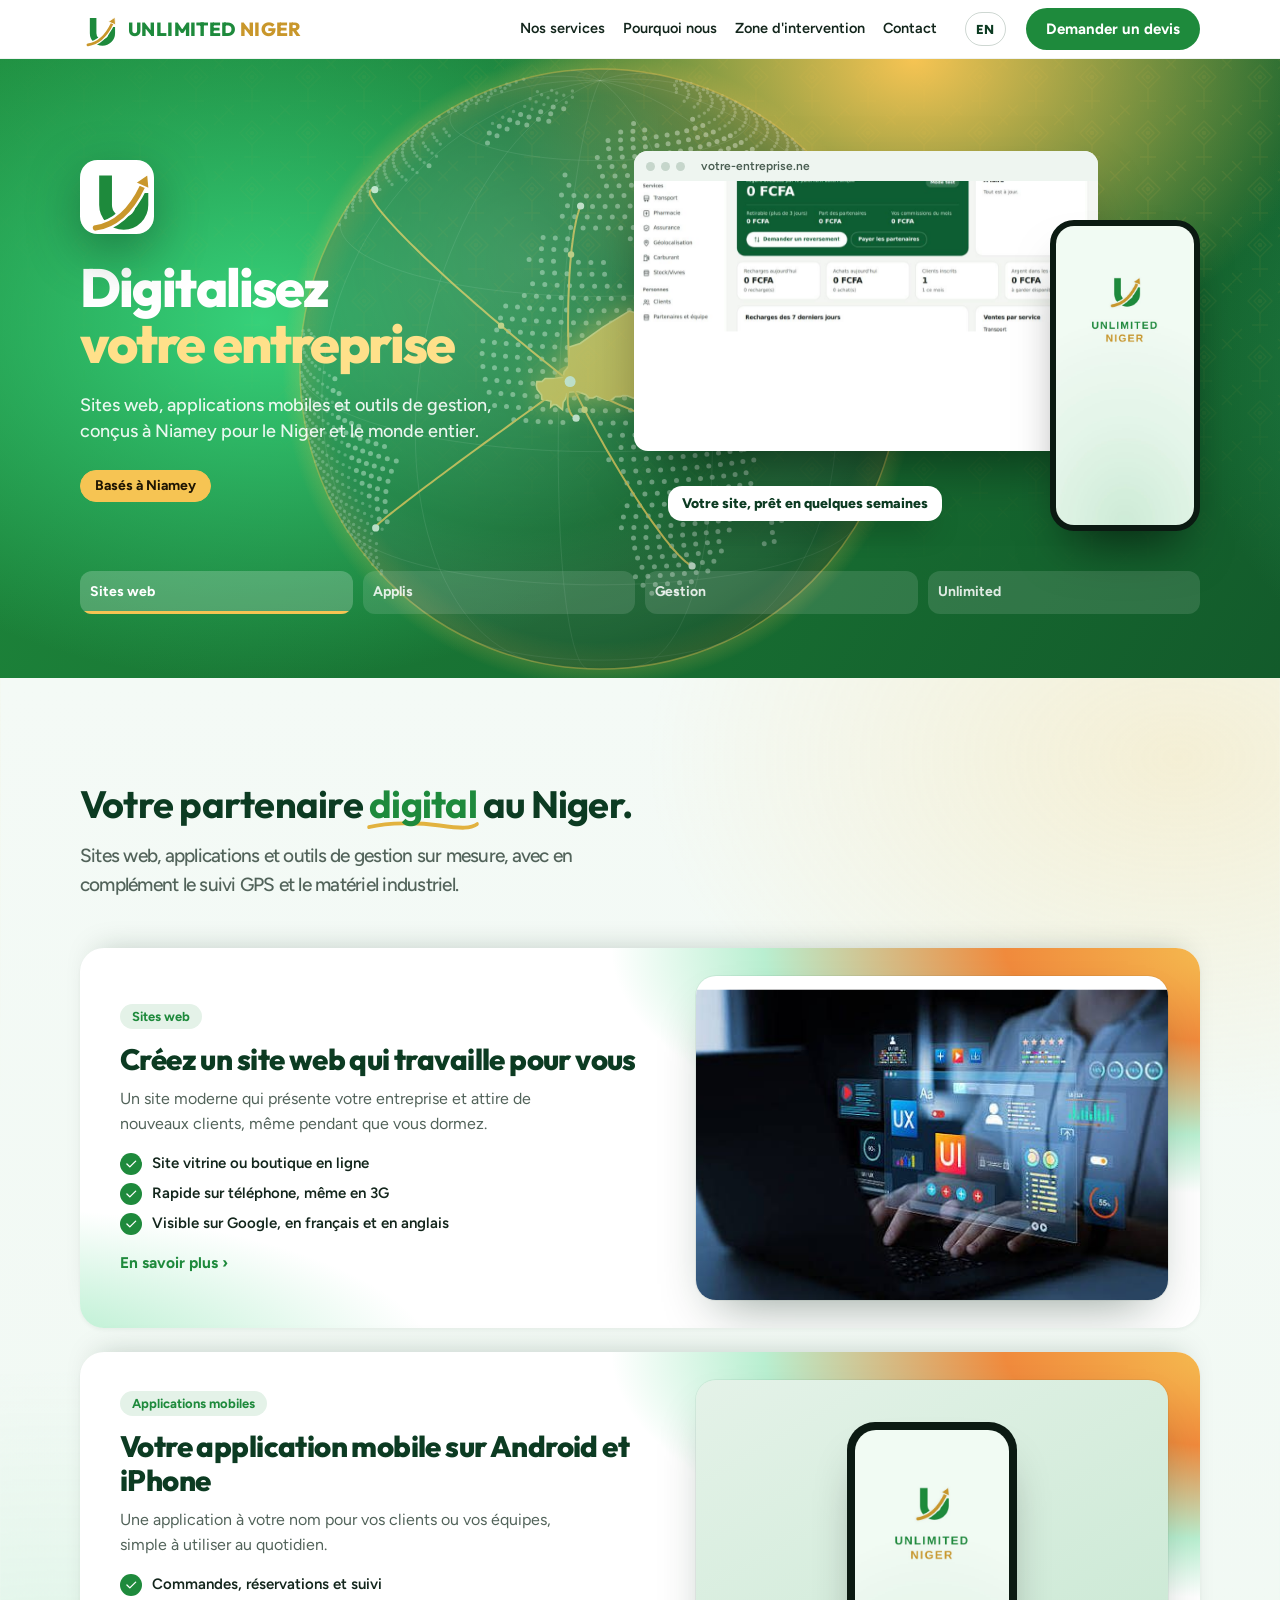
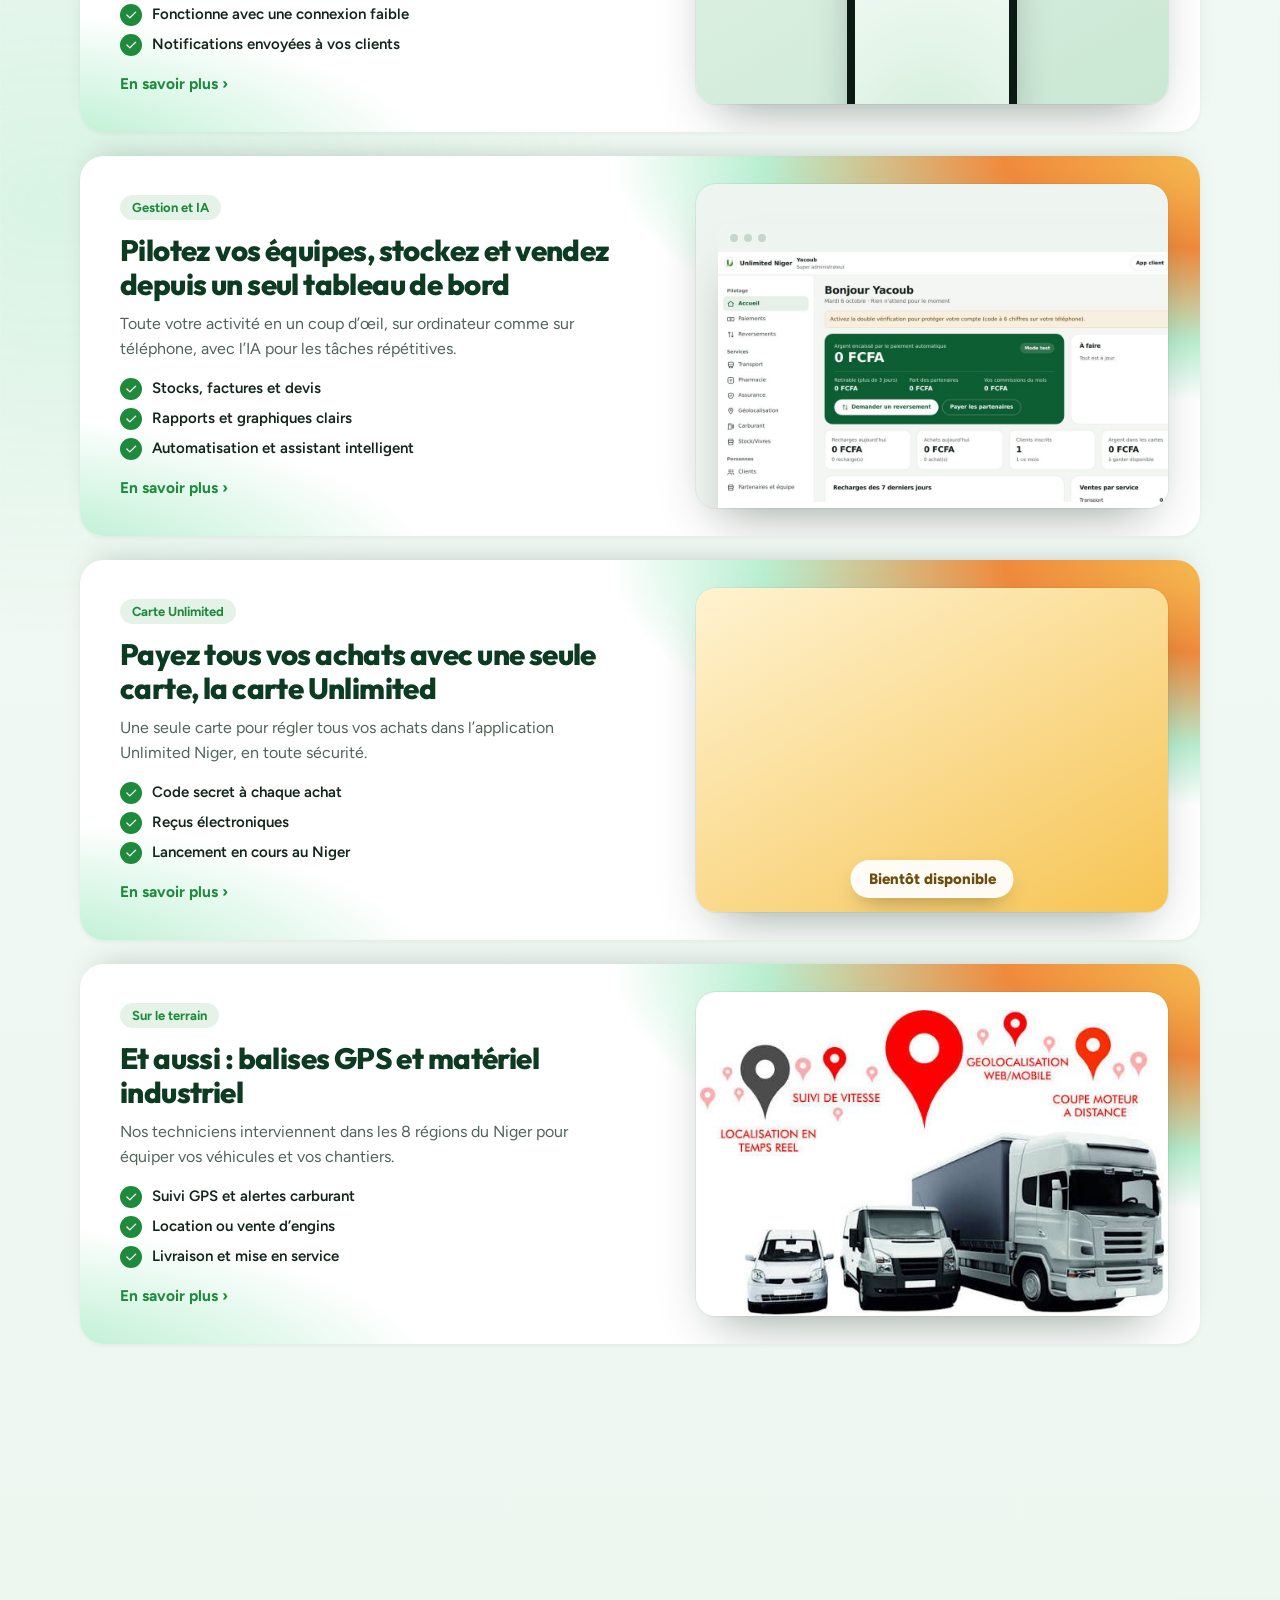
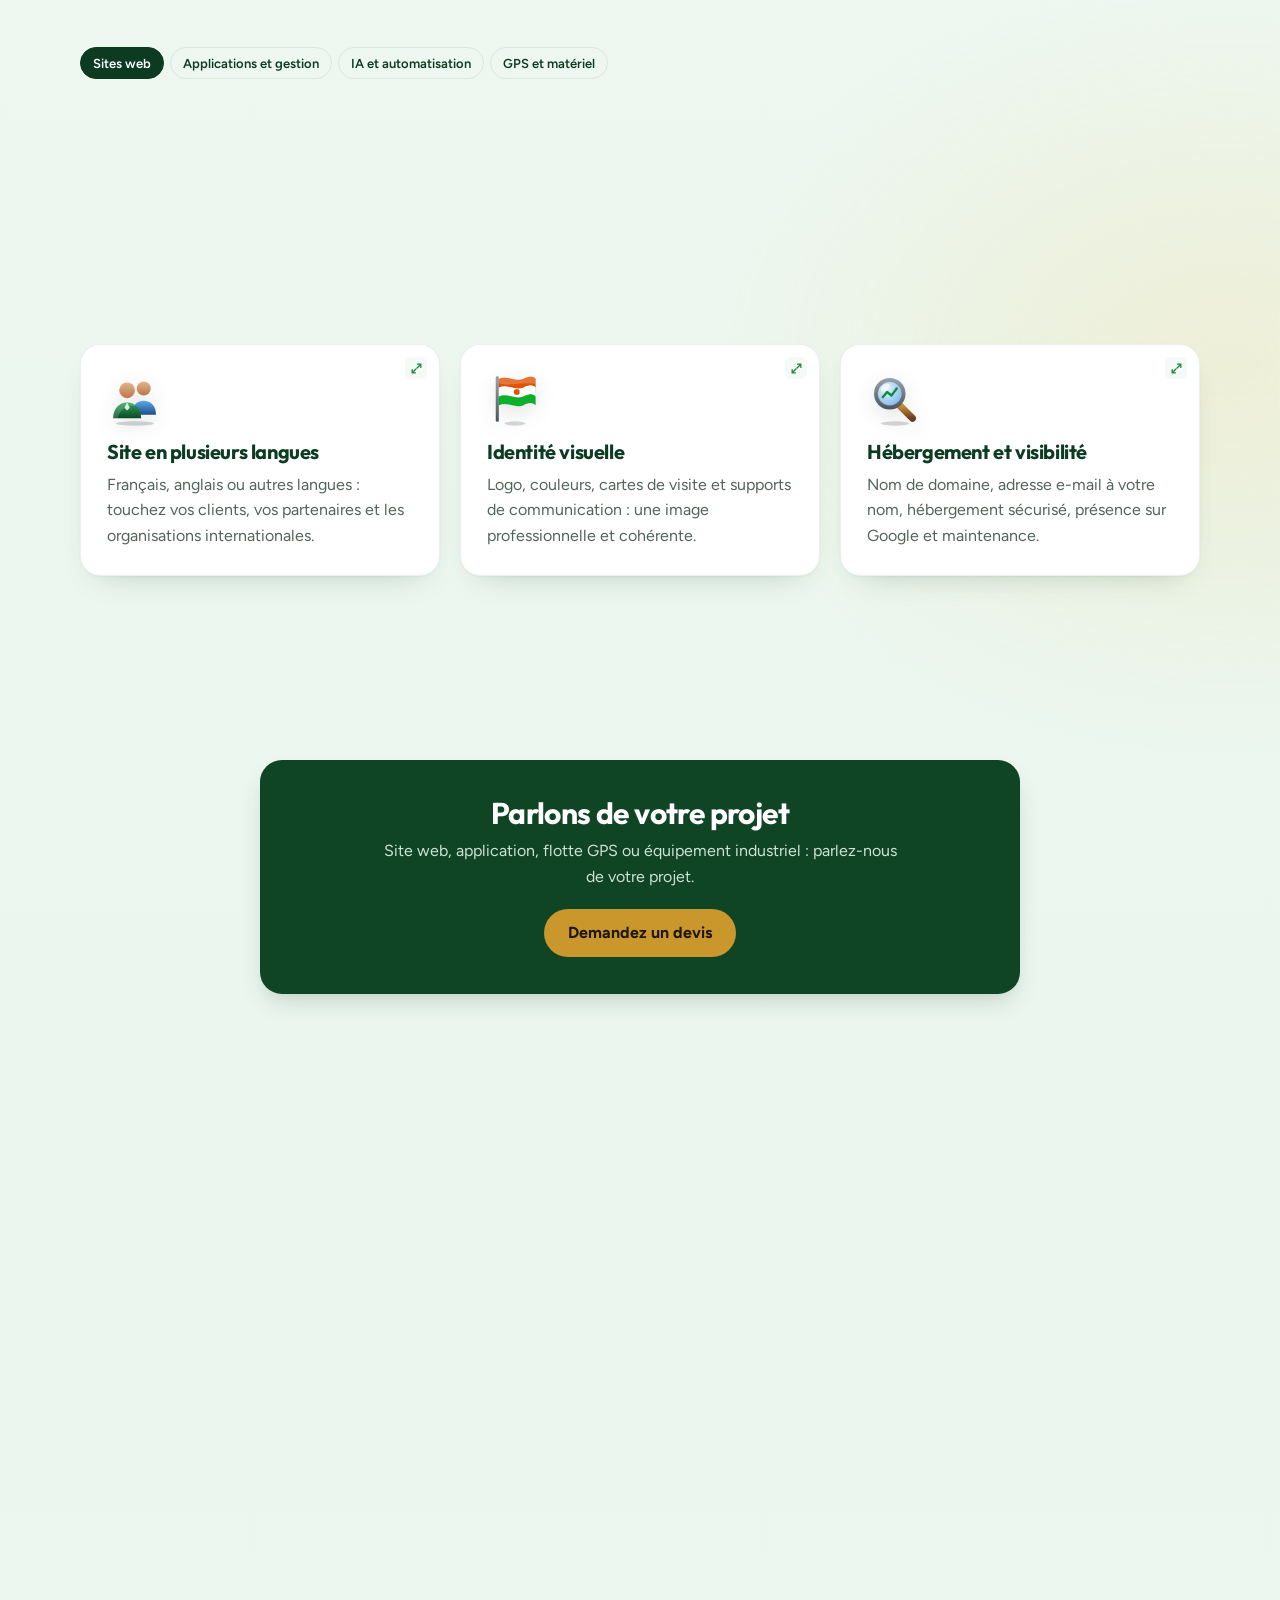
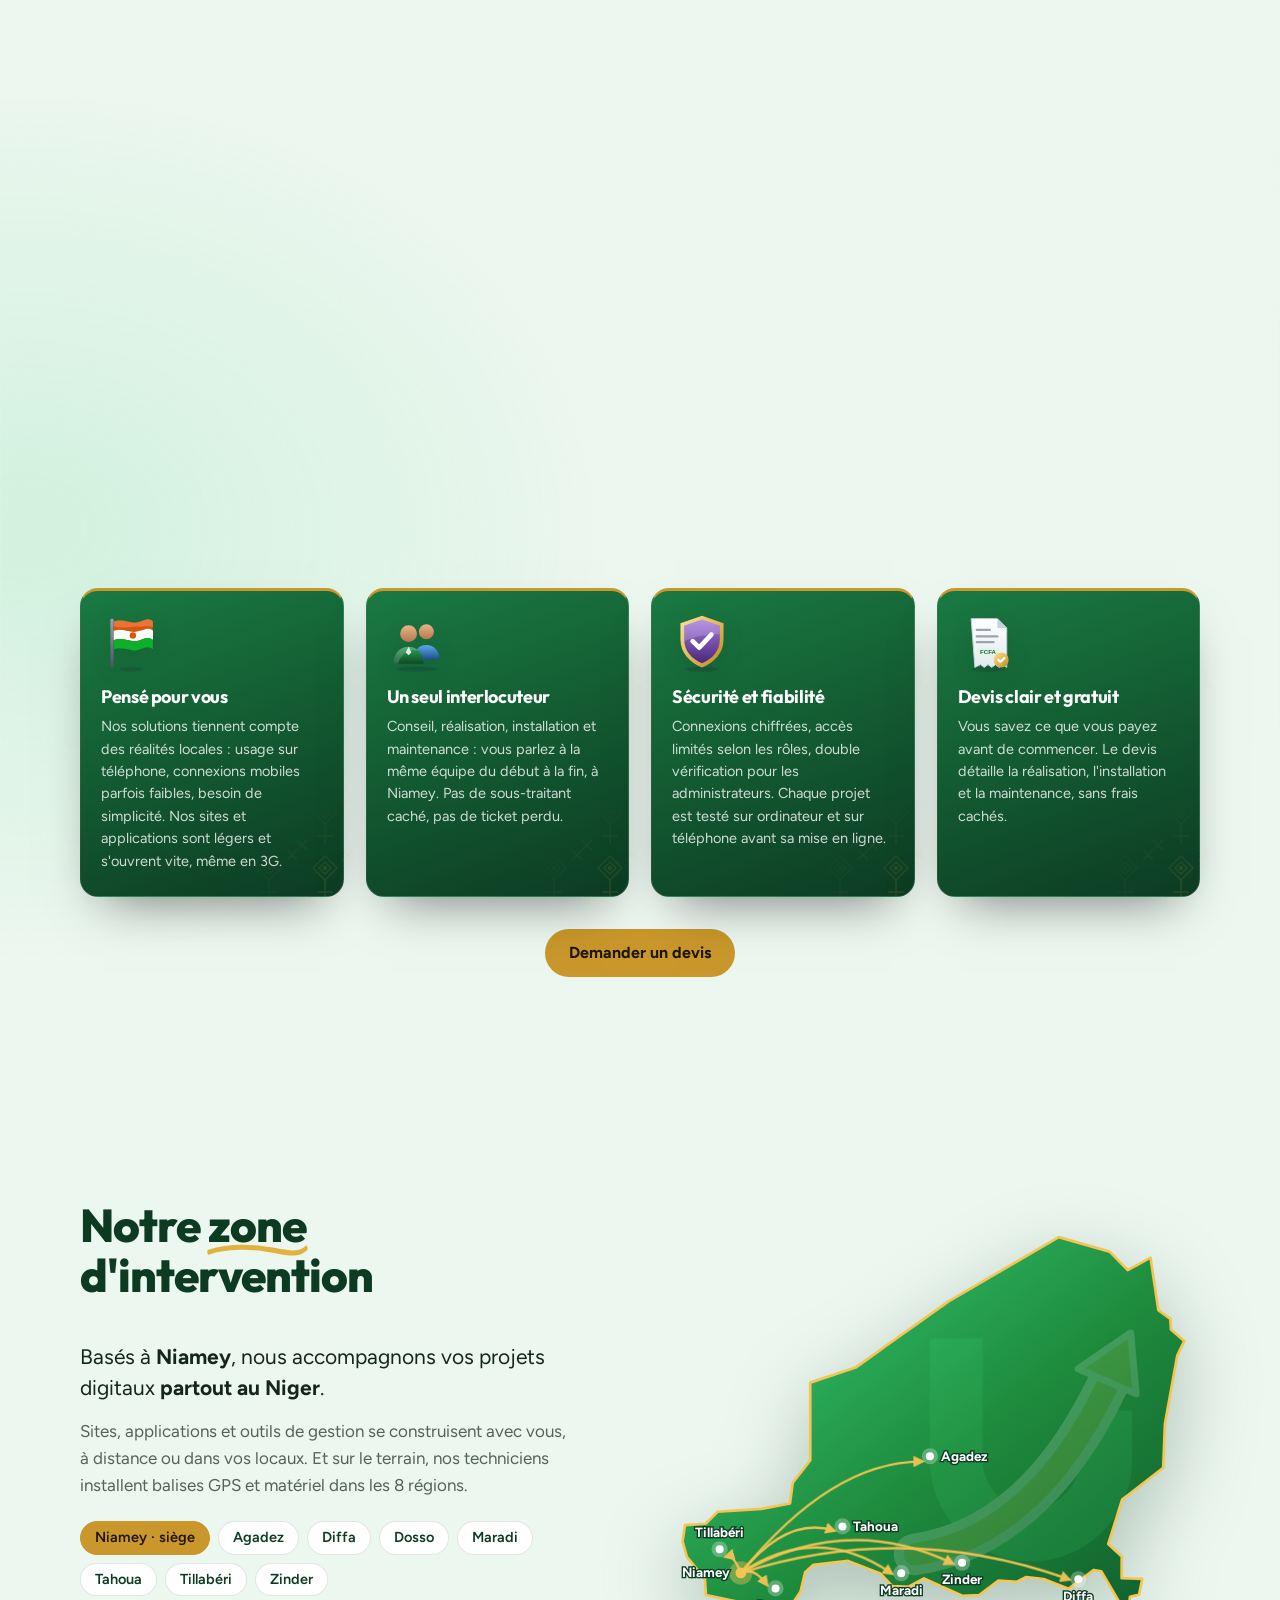
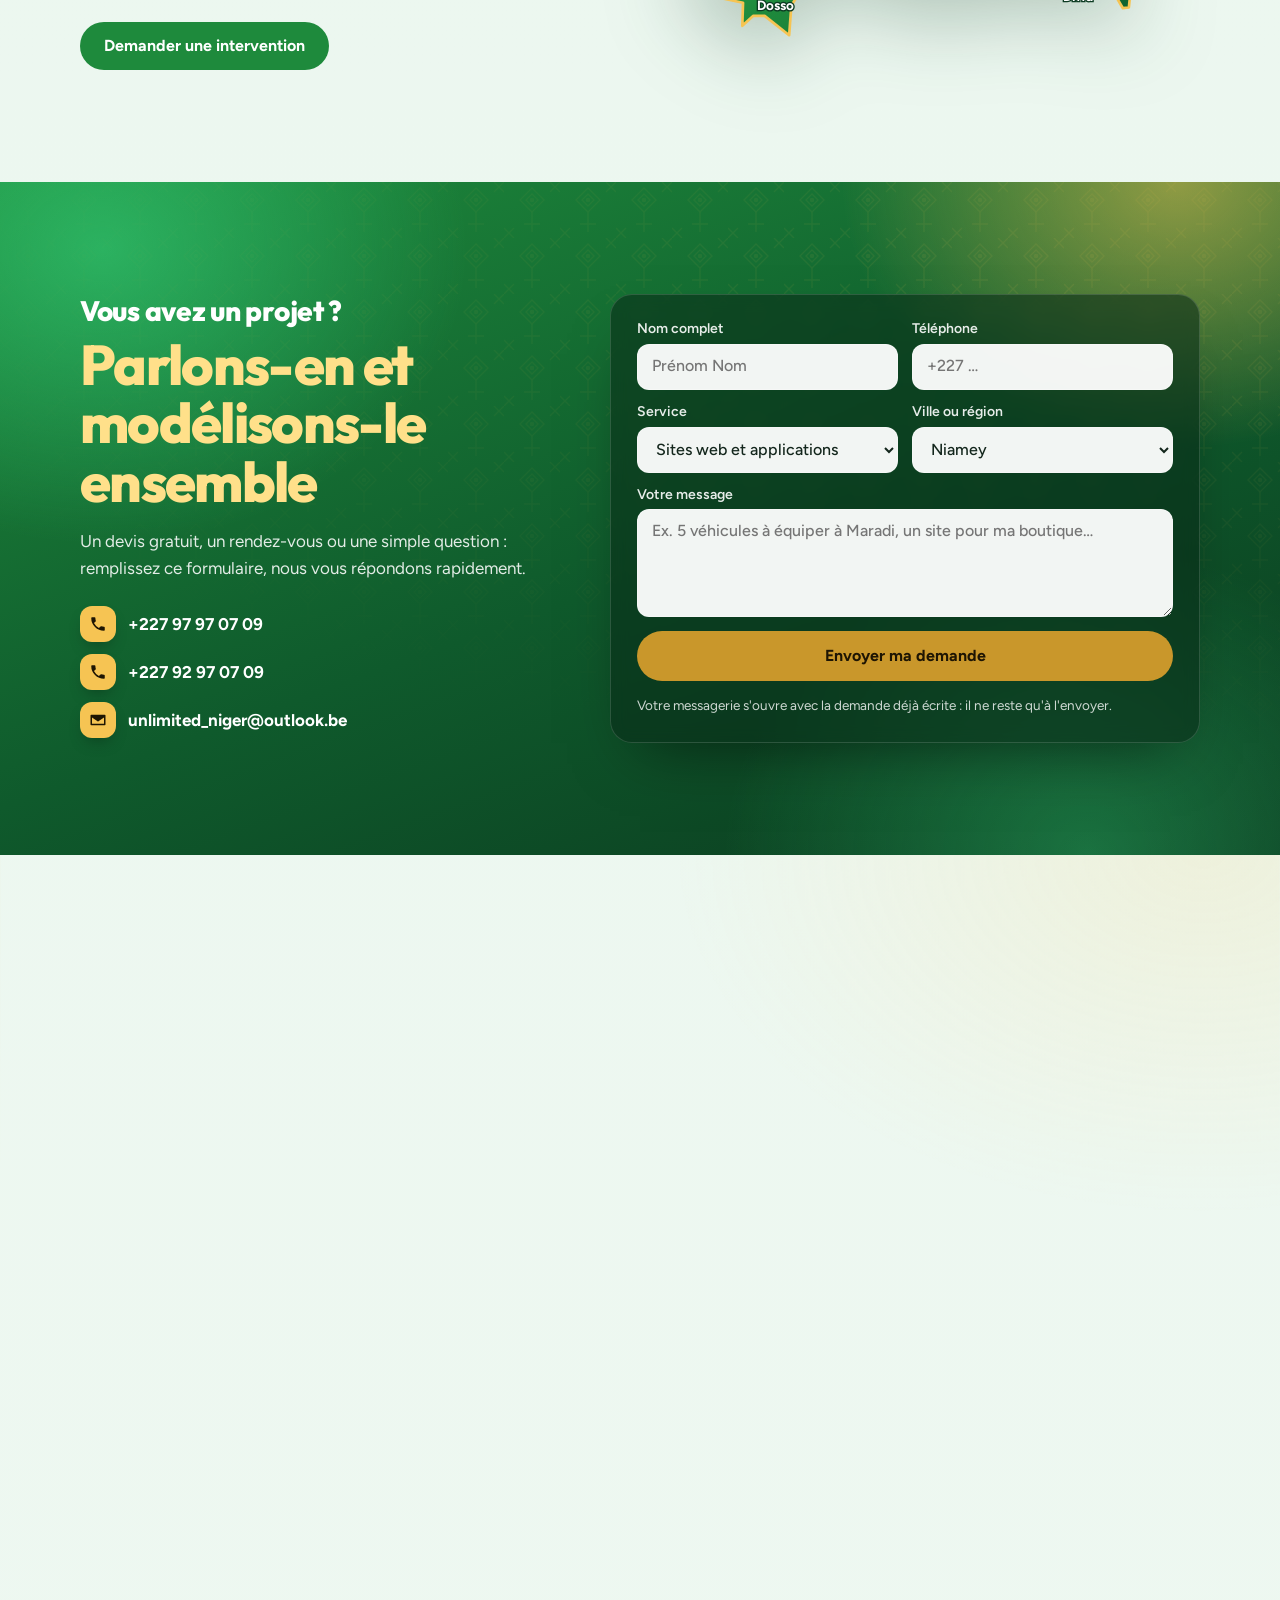
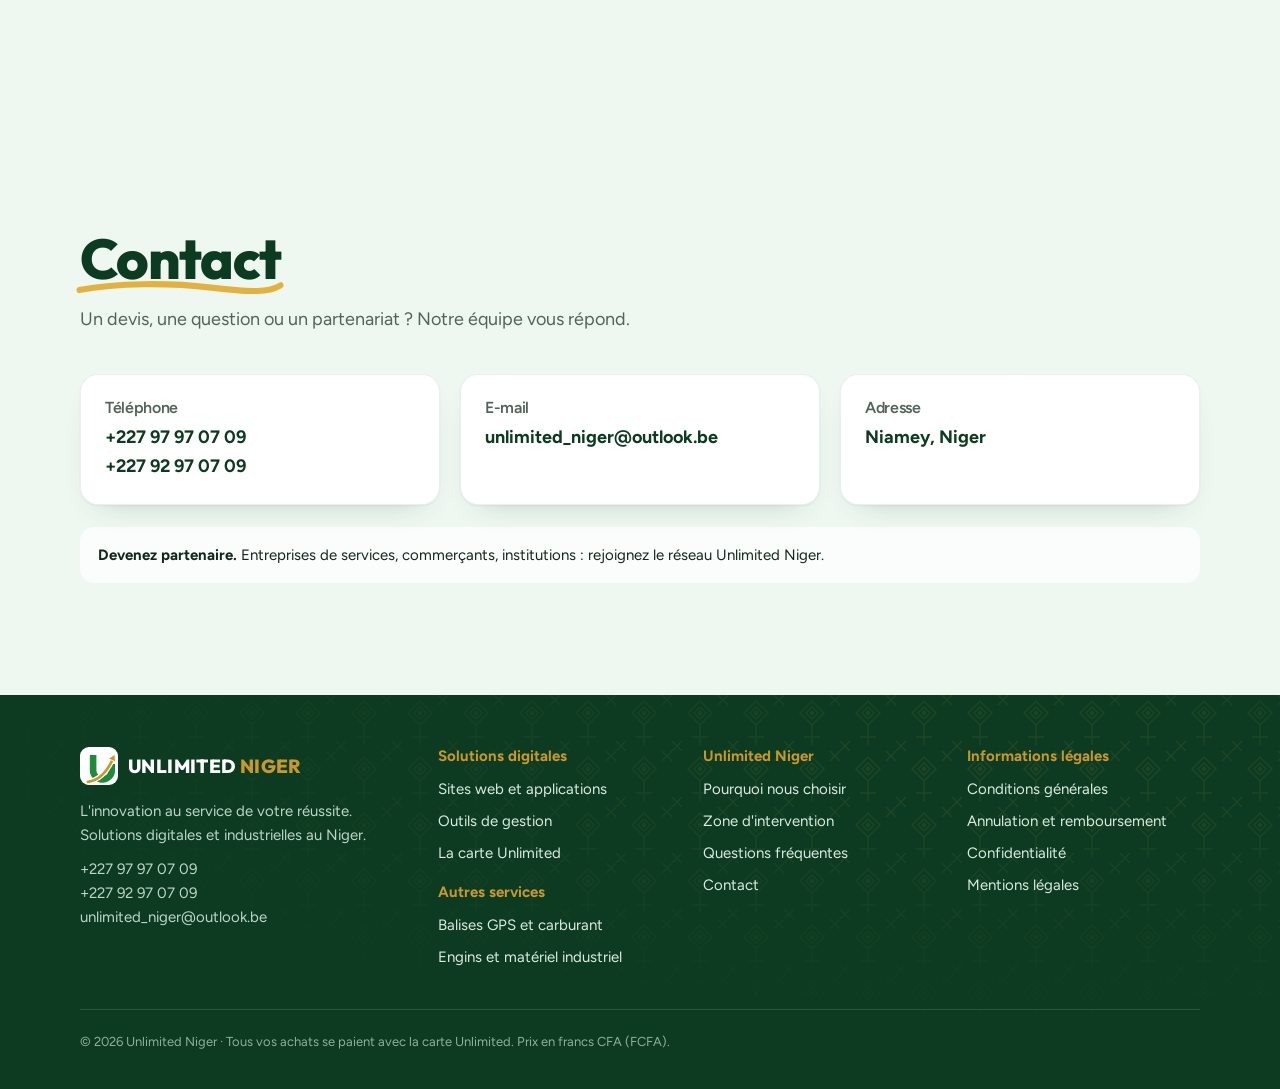
<file: index.html>
<!doctype html>
<html lang="fr">
<head>
<meta charset="utf-8">
<meta name="viewport" content="width=device-width, initial-scale=1">
<title>Unlimited Niger, agence digitale à Niamey</title>
<meta name="description" content="Unlimited Niger, agence digitale à Niamey : sites web, applications mobiles et outils de gestion sur mesure, et en complément balises GPS et matériel industriel partout au Niger.">
<meta property="og:title" content="Unlimited Niger, agence digitale à Niamey"><meta property="og:description" content="Unlimited Niger, agence digitale à Niamey : sites web, applications mobiles et outils de gestion sur mesure, et en complément balises GPS et matériel industriel partout au Niger."><meta property="og:image" content="https://unlimitedniger.com/UnlimitedNiger-icone.png">
<link rel="icon" href="UnlimitedNiger-icone.png">
<link rel="canonical" href="https://unlimitedniger.com/">
<meta property="og:url" content="https://unlimitedniger.com/">
<link rel="preconnect" href="https://fonts.googleapis.com"><link rel="preconnect" href="https://fonts.gstatic.com" crossorigin>
<link href="https://fonts.googleapis.com/css2?family=Outfit:wght@500;600;700;800&family=Figtree:wght@400;500;600;700&display=swap" rel="stylesheet">
<link rel="stylesheet" href="style.css?v=34d8f2ec">
<script>document.documentElement.classList.add('js')</script>
<script type="application/ld+json">{"@context":"https://schema.org","@type":"ProfessionalService","name":"Unlimited Niger","url":"https://unlimitedniger.com/","logo":"https://unlimitedniger.com/UnlimitedNiger-icone.png","image":"https://unlimitedniger.com/UnlimitedNiger-icone.png","description":"Agence digitale à Niamey : sites web, applications mobiles et outils de gestion sur mesure, balises GPS et matériel industriel partout au Niger.","telephone":["+22797970709","+22792970709"],"email":"unlimited_niger@outlook.be","address":{"@type":"PostalAddress","addressLocality":"Niamey","addressCountry":"NE"},"areaServed":{"@type":"Country","name":"Niger"},"knowsLanguage":["fr","en"]}</script>
</head>
<body>
<header class="top"><div class="wrap">
  <a class="brand" href="index.html" aria-label="Unlimited Niger, accueil"><svg viewBox="0 0 110 110" aria-hidden="true"><rect width="110" height="110" rx="26" fill="#fff"/><g transform="translate(5 5)">
<path d="M33 18 V62 A27 27 0 0 0 87 62 V44" fill="none" stroke="#1E8A3C" stroke-width="19"/>
<path d="M18 96 C46 92 70 72 88 34" fill="none" stroke="#fff" stroke-width="15" stroke-linecap="round"/>
<path d="M18 96 C46 92 70 72 88 34" fill="none" stroke="#C9972B" stroke-width="8" stroke-linecap="round"/>
<path d="M96 16 L77 29 L98 38 Z" fill="#C9972B" stroke="#fff" stroke-width="2.5" stroke-linejoin="round"/></g></svg><b>UNLIMITED <span>NIGER</span></b></a>
  <nav aria-label="Sections"><a href="#services">Nos services</a><a href="#pourquoi">Pourquoi nous</a><a href="#zone">Zone d'intervention</a><a href="#contact">Contact</a></nav>
  <a class="lang" href="index-en.html" hreflang="en" lang="en" aria-label="English version">EN</a>
  <a class="btn btn-green hd-cta" href="#contact" data-expert>Demander un devis</a>
  <a class="hd-mini" href="#contact" data-expert>Devis</a>
  <button type="button" class="burger" id="burger" aria-label="Ouvrir le menu" aria-expanded="false" aria-controls="mnav"><span></span><span></span><span></span></button>
</div>
<nav class="mnav" id="mnav" aria-label="Menu" hidden><div class="wrap mn-in">
  <div class="mn-brand"><svg viewBox="0 0 110 110" aria-hidden="true"><rect width="110" height="110" rx="26" fill="#fff"/><g transform="translate(5 5)">
<path d="M33 18 V62 A27 27 0 0 0 87 62 V44" fill="none" stroke="#1E8A3C" stroke-width="19"/>
<path d="M18 96 C46 92 70 72 88 34" fill="none" stroke="#fff" stroke-width="15" stroke-linecap="round"/>
<path d="M18 96 C46 92 70 72 88 34" fill="none" stroke="#C9972B" stroke-width="8" stroke-linecap="round"/>
<path d="M96 16 L77 29 L98 38 Z" fill="#C9972B" stroke="#fff" stroke-width="2.5" stroke-linejoin="round"/></g></svg><b>UNLIMITED <span>NIGER</span></b><small>Votre partenaire digital au Niger</small></div>
  <div class="mn-links"><a href="index.html">Accueil</a><a href="sites-web.html">Sites web et applications</a><a href="#offres">Outils de gestion</a><a href="#zone">Zone d'intervention</a><a href="#contact">Contact</a></div>
  <div class="mn-more"><span>Autres services</span><a href="gps.html">Balises GPS et carburant</a><a href="materiel-industriel.html">Engins et matériel industriel</a></div>
  <div class="mn-ct"><a href="tel:+22797970709">+227 97 97 07 09</a><a href="tel:+22792970709">+227 92 97 07 09</a><a href="mailto:unlimited_niger@outlook.be">unlimited_niger@outlook.be</a></div>
  <a class="lang mn-lang" href="index-en.html" hreflang="en" lang="en">English version</a>
  <a class="btn btn-gold mn-go" href="#projet">Demandez un devis gratuit</a>
</div></nav></header>
<main>

<section class="hx hx3" aria-label="Unlimited Niger, solutions digitales">
  <div class="hx-bg" aria-hidden="true"></div>
  <svg class="hx-map wmap globe" viewBox="0 0 640 640" aria-hidden="true" focusable="false"><defs><radialGradient id="gsh" cx="38%" cy="32%" r="75%"><stop offset="0" stop-color="rgba(255,255,255,.22)"/><stop offset=".6" stop-color="rgba(255,255,255,.05)"/><stop offset="1" stop-color="rgba(0,30,12,.35)"/></radialGradient><radialGradient id="gat" cx="50%" cy="50%" r="50%"><stop offset=".86" stop-color="rgba(246,196,83,0)"/><stop offset=".93" stop-color="rgba(246,196,83,.28)"/><stop offset="1" stop-color="rgba(246,196,83,0)"/></radialGradient></defs><circle cx="320" cy="320" r="318" fill="url(#gat)"/><circle class="gl-sea" cx="320" cy="320" r="300"/><path class="gl-grat" d="M330.8 20.3 L328.7 20.9 L326.5 22.4 L324.4 24.6 L322.2 27.7 L320.0 31.6M290.9 21.6 L296.6 22.0 L302.4 23.2 L308.3 25.2 L314.1 28.0 L320.0 31.6M223.8 35.8 L235.3 32.5 L246.9 30.0 L258.8 28.3 L270.8 27.3 L283.0 27.2 L295.3 27.9 L307.6 29.4 L320.0 31.6M55.3 178.8 L62.7 165.8 L70.8 153.3 L79.7 141.2 L89.1 129.6 L99.2 118.5 L109.9 107.9 L121.2 98.0 L133.0 88.6 L145.4 79.9 L158.2 71.9 L171.5 64.5 L185.1 57.8 L199.2 51.9 L213.5 46.7 L228.2 42.2 L243.1 38.5 L258.2 35.5 L273.5 33.4 L288.9 32.0 L304.5 31.4 L320.0 31.6M145.0 563.6 L133.9 555.0 L123.3 545.8 L113.3 536.0 L103.8 525.6 L95.0 514.6 L86.7 503.0 L79.1 491.0 L72.2 478.5 L65.9 465.6 L60.3 452.3 L55.5 438.6 L51.3 424.6 L47.9 410.3 L45.3 395.7 L43.4 381.0 L42.2 366.0 L41.8 351.0 L42.2 335.8 L43.4 320.7 L45.3 305.5 L47.9 290.3 L51.3 275.3 L55.5 260.3 L60.3 245.6 L65.9 231.0 L72.2 216.7 L79.1 202.6 L86.7 188.9 L95.0 175.6 L103.8 162.6 L113.3 150.1 L123.3 138.0 L133.9 126.4 L145.0 115.4 L156.5 104.9 L168.5 95.0 L180.9 85.7 L193.7 77.1 L206.9 69.2 L220.3 61.9 L234.0 55.3 L248.0 49.5 L262.2 44.4 L276.5 40.0 L290.9 36.4 L305.4 33.6 L320.0 31.6M253.8 612.6 L244.9 610.0 L236.1 606.5 L227.7 602.3 L219.4 597.3 L211.4 591.6 L203.8 585.1 L196.4 577.9 L189.4 570.0 L182.7 561.4 L176.5 552.1 L170.6 542.2 L165.1 531.7 L160.0 520.6 L155.4 509.0 L151.3 496.8 L147.6 484.2 L144.3 471.1 L141.6 457.6 L139.3 443.7 L137.6 429.5 L136.3 414.9 L135.6 400.2 L135.3 385.2 L135.6 370.0 L136.3 354.7 L137.6 339.2 L139.3 323.8 L141.6 308.3 L144.3 292.9 L147.6 277.5 L151.3 262.2 L155.4 247.1 L160.0 232.2 L165.1 217.6 L170.6 203.2 L176.5 189.2 L182.7 175.5 L189.4 162.2 L196.4 149.3 L203.8 136.9 L211.4 125.0 L219.4 113.6 L227.7 102.8 L236.1 92.6 L244.9 83.1 L253.8 74.1 L262.9 65.9 L272.2 58.3 L281.6 51.5 L291.1 45.4 L300.7 40.0 L310.3 35.4 L320.0 31.6M307.1 619.6 L305.0 618.6 L303.0 616.8 L301.0 614.1 L299.1 610.7 L297.3 606.5 L295.5 601.4 L293.7 595.6 L292.1 589.1 L290.5 581.8 L289.0 573.8 L287.6 565.1 L286.2 555.8 L285.0 545.7 L283.8 535.1 L282.8 523.9 L281.9 512.1 L281.0 499.8 L280.3 487.0 L279.7 473.7 L279.2 460.1 L278.8 446.0 L278.5 431.6 L278.3 416.9 L278.2 401.9 L278.3 386.7 L278.5 371.3 L278.8 355.8 L279.2 340.1 L279.7 324.5 L280.3 308.8 L281.0 293.1 L281.9 277.5 L282.8 262.0 L283.8 246.7 L285.0 231.6 L286.2 216.7 L287.6 202.2 L289.0 187.9 L290.5 174.0 L292.1 160.5 L293.7 147.4 L295.5 134.8 L297.3 122.7 L299.1 111.2 L301.0 100.2 L303.0 89.9 L305.0 80.1 L307.1 71.0 L309.2 62.6 L311.3 54.9 L313.5 48.0 L315.6 41.8 L317.8 36.3 L320.0 31.6M354.7 618.0 L360.3 616.7 L365.7 614.6 L371.0 611.8 L376.2 608.1 L381.2 603.6 L386.1 598.4 L390.7 592.4 L395.2 585.6 L399.5 578.1 L403.5 569.9 L407.3 561.1 L410.9 551.5 L414.3 541.4 L417.3 530.6 L420.1 519.2 L422.7 507.3 L424.9 494.9 L426.9 482.0 L428.6 468.7 L429.9 455.0 L431.0 440.8 L431.8 426.4 L432.2 411.7 L432.4 396.7 L432.2 381.5 L431.8 366.1 L431.0 350.6 L429.9 335.0 L428.6 319.4 L426.9 303.8 L424.9 288.2 L422.7 272.7 L420.1 257.4 L417.3 242.2 L414.3 227.2 L410.9 212.5 L407.3 198.1 L403.5 184.0 L399.5 170.3 L395.2 157.0 L390.7 144.1 L386.1 131.8 L381.2 119.9 L376.2 108.6 L371.0 97.9 L365.7 87.7 L360.3 78.3 L354.7 69.4 L349.1 61.3 L343.4 53.9 L337.6 47.2 L331.7 41.2 L325.9 36.0 L320.0 31.6M427.3 600.1 L438.2 595.2 L448.8 589.6 L459.0 583.2 L468.8 576.2 L478.2 568.4 L487.2 559.9 L495.7 550.8 L503.7 541.0 L511.3 530.7 L518.3 519.8 L524.7 508.3 L530.6 496.3 L536.0 483.8 L540.7 470.9 L544.8 457.5 L548.3 443.8 L551.2 429.8 L553.5 415.4 L555.1 400.8 L556.1 385.9 L556.4 370.9 L556.1 355.7 L555.1 340.5 L553.5 325.2 L551.2 309.8 L548.3 294.5 L544.8 279.3 L540.7 264.2 L536.0 249.2 L530.6 234.4 L524.7 219.9 L518.3 205.6 L511.3 191.7 L503.7 178.1 L495.7 164.9 L487.2 152.1 L478.2 139.8 L468.8 127.9 L459.0 116.6 L448.8 105.9 L438.2 95.7 L427.3 86.2 L416.2 77.3 L404.7 69.0 L393.1 61.5 L381.2 54.6 L369.2 48.5 L357.0 43.1 L344.7 38.5 L332.4 34.7 L320.0 31.6M591.4 447.8 L597.3 434.1 L602.5 420.1 L607.0 405.8 L610.6 391.2 L613.4 376.5 L615.5 361.6 L616.7 346.6 L617.1 331.5 L616.7 316.4 L615.5 301.3 L613.4 286.3 L610.6 271.3 L607.0 256.5 L602.5 241.8 L597.3 227.4 L591.4 213.2 L584.7 199.3 L577.3 185.8 L569.2 172.6 L560.3 159.8 L550.9 147.5 L540.8 135.6 L530.1 124.2 L518.8 113.4 L507.0 103.1 L494.6 93.5 L481.8 84.4 L468.5 76.0 L454.9 68.3 L440.8 61.2 L426.5 54.9 L411.8 49.3 L396.9 44.4 L381.8 40.3 L366.5 37.0 L351.1 34.4 L335.5 32.6 L320.0 31.6M483.5 68.5 L471.5 61.3 L459.1 54.8 L446.3 49.0 L433.1 44.0 L419.7 39.7 L406.0 36.2 L392.0 33.4 L377.8 31.5 L363.5 30.3 L349.1 30.0 L334.6 30.4 L320.0 31.6M377.1 25.6 L367.8 24.6 L358.4 24.4 L348.9 25.0 L339.3 26.4 L329.7 28.6 L320.0 31.6M191.4 591.0 L195.6 592.9 L200.2 594.6 L205.1 596.3 L210.3 597.9 L215.8 599.5 L221.6 600.9 L227.7 602.3 L234.0 603.6 L240.5 604.8 L247.3 605.9 L254.2 606.9 L261.4 607.8 L268.7 608.6 L276.1 609.3 L283.7 609.9 L291.4 610.3 L299.1 610.7 L306.9 610.9 L314.8 611.1 L322.6 611.1 L330.5 611.0 L338.3 610.8 L346.0 610.5 L353.7 610.0 L361.3 609.5 L368.8 608.8 L376.2 608.1 L383.4 607.2 L390.4 606.2 L397.3 605.2 L403.9 604.0 L410.3 602.8 L416.4 601.4 L422.3 600.0 L427.9 598.5 L433.2 596.9 L438.2 595.2 L442.9 593.5 L447.2 591.7M64.1 476.6 L66.9 480.3 L70.3 483.9 L74.3 487.5 L79.1 491.0 L84.5 494.5 L90.6 497.8 L97.3 501.1 L104.6 504.2 L112.5 507.3 L121.0 510.2 L130.0 513.0 L139.5 515.7 L149.6 518.2 L160.0 520.6 L171.0 522.9 L182.3 524.9 L194.0 526.8 L206.1 528.6 L218.5 530.1 L231.1 531.5 L244.0 532.7 L257.1 533.7 L270.4 534.5 L283.8 535.1 L297.4 535.5 L310.9 535.8 L324.5 535.8 L338.1 535.6 L351.7 535.3 L365.1 534.7 L378.4 534.0 L391.6 533.0 L404.6 531.9 L417.3 530.6 L429.8 529.1 L442.0 527.4 L453.8 525.6 L465.3 523.6 L476.4 521.4 L487.0 519.0 L497.2 516.6 L506.9 513.9 L516.1 511.2 L524.7 508.3 L532.8 505.3 L540.3 502.1 L547.2 498.9 L553.5 495.6 L559.2 492.2 L564.1 488.7 L568.5 485.1 L572.1 481.5 L575.0 477.9M20.0 321.4 L20.7 325.8 L22.2 330.1 L24.6 334.4 L27.7 338.6 L31.6 342.8 L36.3 346.9 L41.8 351.0 L48.1 354.9 L55.1 358.8 L62.8 362.6 L71.3 366.2 L80.4 369.8 L90.2 373.2 L100.6 376.4 L111.6 379.5 L123.2 382.4 L135.3 385.2 L147.9 387.7 L161.0 390.1 L174.6 392.3 L188.5 394.3 L202.8 396.1 L217.4 397.7 L232.3 399.1 L247.4 400.2 L262.8 401.2 L278.2 401.9 L293.9 402.4 L309.5 402.6 L325.2 402.7 L340.9 402.5 L356.6 402.1 L372.1 401.4 L387.5 400.6 L402.7 399.5 L417.7 398.2 L432.4 396.7 L446.8 394.9 L460.8 393.0 L474.5 390.9 L487.8 388.6 L500.5 386.0 L512.8 383.3 L524.6 380.5 L535.8 377.4 L546.4 374.3 L556.4 370.9 L565.7 367.4 L574.4 363.8 L582.4 360.1 L589.6 356.2 L596.2 352.3 L601.9 348.3 L606.9 344.2 L611.1 340.0 L614.5 335.8 L617.1 331.5 L618.9 327.2 L619.8 322.9M62.7 165.8 L61.2 169.6 L60.4 173.3 L60.2 177.1 L60.8 180.8 L62.1 184.5 L64.1 188.2 L66.9 191.9 L70.3 195.5 L74.3 199.1 L79.1 202.6 L84.5 206.1 L90.6 209.4 L97.3 212.7 L104.6 215.9 L112.5 218.9 L121.0 221.8 L130.0 224.7 L139.5 227.3 L149.6 229.9 L160.0 232.2 L171.0 234.5 L182.3 236.5 L194.0 238.4 L206.1 240.2 L218.5 241.7 L231.1 243.1 L244.0 244.3 L257.1 245.3 L270.4 246.1 L283.8 246.7 L297.4 247.2 L310.9 247.4 L324.5 247.4 L338.1 247.2 L351.7 246.9 L365.1 246.3 L378.4 245.6 L391.6 244.6 L404.6 243.5 L417.3 242.2 L429.8 240.7 L442.0 239.0 L453.8 237.2 L465.3 235.2 L476.4 233.0 L487.0 230.7 L497.2 228.2 L506.9 225.6 L516.1 222.8 L524.7 219.9 L532.8 216.9 L540.3 213.8 L547.2 210.5 L553.5 207.2 L559.2 203.8 L564.1 200.3 L568.5 196.7 L572.1 193.1 L575.0 189.5 L577.3 185.8 L578.8 182.1 L579.6 178.3 L579.8 174.6 L579.2 170.8 L577.9 167.1M188.8 50.2 L185.2 52.1 L181.9 54.1 L179.0 56.1 L176.6 58.2 L174.5 60.3 L172.8 62.4 L171.5 64.5 L170.6 66.7 L170.1 68.8 L170.0 71.0 L170.4 73.1 L171.1 75.3 L172.3 77.4 L173.8 79.6 L175.8 81.7 L178.2 83.7 L180.9 85.7 L184.1 87.7 L187.6 89.7 L191.4 91.6 L195.6 93.4 L200.2 95.1 L205.1 96.8 L210.3 98.5 L215.8 100.0 L221.6 101.5 L227.7 102.8 L234.0 104.1 L240.5 105.3 L247.3 106.4 L254.2 107.4 L261.4 108.3 L268.7 109.1 L276.1 109.8 L283.7 110.4 L291.4 110.8 L299.1 111.2 L306.9 111.4 L314.8 111.6 L322.6 111.6 L330.5 111.5 L338.3 111.3 L346.0 111.0 L353.7 110.5 L361.3 110.0 L368.8 109.3 L376.2 108.6 L383.4 107.7 L390.4 106.8 L397.3 105.7 L403.9 104.5 L410.3 103.3 L416.4 101.9 L422.3 100.5 L427.9 99.0 L433.2 97.4 L438.2 95.7 L442.9 94.0 L447.2 92.2 L451.2 90.3 L454.8 88.4 L458.1 86.4 L461.0 84.4 L463.4 82.3 L465.5 80.3 L467.2 78.1 L468.5 76.0 L469.4 73.9 L469.9 71.7 L470.0 69.5 L469.6 67.4 L468.9 65.2 L467.7 63.1 L466.2 61.0 L464.2 58.9 L461.8 56.8 L459.1 54.8 L455.9 52.8 L452.4 50.8"/><path class="wm-dots" d="M371.8 544.2h0M384.1 543.4h0M396.1 542.5h0M363.0 536.3h0M375.3 535.6h0M387.5 534.8h0M399.6 533.8h0M411.4 532.7h0M355.5 527.7h0M367.9 527.2h0M380.2 526.5h0M392.4 525.6h0M404.4 524.6h0M416.2 523.4h0M427.8 522.1h0M362.0 518.3h0M374.4 517.7h0M386.6 516.9h0M398.7 516.0h0M410.7 514.9h0M422.4 513.6h0M433.9 512.2h0M357.6 508.9h0M370.0 508.3h0M382.3 507.6h0M394.5 506.8h0M406.5 505.8h0M418.3 504.6h0M430.0 503.3h0M441.4 501.9h0M484.2 494.7h0M494.2 492.5h0M99.2 470.1h0M107.2 472.7h0M354.7 499.1h0M367.2 498.6h0M379.5 497.9h0M391.7 497.1h0M403.8 496.2h0M415.7 495.1h0M427.4 493.8h0M438.9 492.4h0M492.4 483.4h0M97.5 460.0h0M105.5 462.6h0M353.5 488.9h0M365.9 488.5h0M378.3 487.8h0M390.5 487.0h0M402.6 486.1h0M414.6 485.0h0M426.3 483.8h0M437.9 482.4h0M449.2 480.9h0M491.7 473.6h0M501.6 471.5h0M89.2 447.1h0M96.9 449.9h0M105.1 452.5h0M341.4 478.8h0M353.9 478.4h0M366.3 477.9h0M378.7 477.3h0M390.9 476.5h0M403.0 475.6h0M415.0 474.5h0M426.7 473.3h0M438.3 472.0h0M449.7 470.5h0M460.8 468.9h0M492.4 463.2h0M502.3 461.1h0M511.8 458.8h0M82.1 434.3h0M89.6 437.1h0M97.5 439.8h0M105.9 442.4h0M343.4 467.9h0M355.9 467.6h0M368.3 467.1h0M380.7 466.4h0M392.9 465.6h0M405.0 464.7h0M416.9 463.6h0M428.7 462.4h0M440.2 461.0h0M451.6 459.5h0M462.7 457.9h0M473.5 456.1h0M504.2 450.1h0M76.4 421.5h0M83.6 424.3h0M91.3 427.1h0M99.4 429.7h0M108.0 432.3h0M347.1 456.8h0M359.6 456.4h0M372.0 455.9h0M384.3 455.2h0M396.5 454.3h0M408.6 453.4h0M420.5 452.3h0M432.2 451.0h0M443.7 449.6h0M455.0 448.1h0M466.0 446.4h0M71.8 408.8h0M78.9 411.7h0M86.4 414.4h0M94.3 417.1h0M102.7 419.7h0M111.4 422.2h0M352.5 445.3h0M364.9 444.9h0M377.3 444.3h0M389.6 443.6h0M401.7 442.7h0M413.7 441.6h0M425.6 440.5h0M437.2 439.2h0M448.6 437.7h0M459.8 436.2h0M470.8 434.5h0M68.3 396.2h0M75.3 399.1h0M82.7 401.9h0M90.5 404.6h0M98.7 407.2h0M107.3 409.7h0M116.3 412.1h0M347.0 434.0h0M359.5 433.6h0M371.9 433.1h0M384.3 432.4h0M396.5 431.6h0M408.6 430.6h0M420.5 429.5h0M432.2 428.3h0M443.7 426.9h0M455.1 425.4h0M466.1 423.8h0M59.6 380.7h0M66.0 383.7h0M72.8 386.6h0M80.1 389.4h0M87.9 392.2h0M96.0 394.8h0M104.5 397.4h0M343.3 422.4h0M355.8 422.0h0M368.3 421.5h0M380.6 420.9h0M392.9 420.1h0M405.0 419.2h0M417.0 418.2h0M428.8 417.0h0M440.4 415.6h0M451.8 414.2h0M462.9 412.6h0M473.8 410.9h0M58.4 368.4h0M64.7 371.4h0M71.5 374.3h0M78.8 377.2h0M328.8 410.7h0M341.3 410.5h0M353.8 410.2h0M366.3 409.7h0M378.6 409.1h0M390.9 408.4h0M403.1 407.5h0M415.1 406.4h0M426.9 405.3h0M438.5 404.0h0M450.0 402.5h0M461.2 401.0h0M472.1 399.3h0M58.2 356.3h0M64.5 359.3h0M341.0 398.5h0M353.5 398.1h0M366.0 397.7h0M378.4 397.1h0M390.6 396.3h0M402.8 395.4h0M414.8 394.4h0M426.6 393.3h0M438.3 392.0h0M449.7 390.5h0M460.9 389.0h0M471.9 387.3h0M482.6 385.5h0M493.0 383.5h0M53.1 341.4h0M59.0 344.4h0M329.9 386.4h0M342.5 386.2h0M355.0 385.9h0M367.4 385.4h0M379.8 384.8h0M392.0 384.0h0M404.2 383.1h0M416.1 382.1h0M428.0 380.9h0M439.6 379.6h0M451.0 378.2h0M462.2 376.6h0M473.1 374.9h0M483.8 373.0h0M494.1 371.1h0M504.2 369.0h0M54.9 329.7h0M233.8 370.7h0M245.9 371.6h0M258.1 372.4h0M270.5 373.0h0M282.9 373.5h0M320.5 374.2h0M333.1 374.1h0M345.6 373.9h0M358.1 373.5h0M370.5 373.0h0M382.9 372.3h0M395.1 371.5h0M407.2 370.6h0M419.1 369.5h0M430.9 368.3h0M442.5 366.9h0M453.8 365.4h0M464.9 363.8h0M475.8 362.1h0M486.3 360.2h0M496.6 358.2h0M506.6 356.1h0M214.6 356.4h0M226.5 357.6h0M238.5 358.6h0M250.6 359.5h0M262.9 360.2h0M275.3 360.8h0M287.8 361.3h0M300.3 361.6h0M312.8 361.7h0M325.4 361.7h0M337.9 361.6h0M350.5 361.3h0M362.9 360.9h0M375.3 360.3h0M387.6 359.6h0M399.8 358.7h0M411.8 357.7h0M423.7 356.6h0M435.4 355.3h0M446.8 353.9h0M458.1 352.4h0M469.1 350.7h0M479.8 348.9h0M490.3 347.0h0M500.4 344.9h0M510.2 342.8h0M209.1 343.3h0M220.9 344.5h0M232.8 345.6h0M244.9 346.6h0M257.1 347.4h0M269.4 348.1h0M281.8 348.6h0M294.3 349.0h0M306.9 349.2h0M319.4 349.3h0M332.0 349.2h0M344.5 349.0h0M357.0 348.6h0M369.4 348.1h0M381.8 347.5h0M394.0 346.7h0M406.1 345.7h0M418.0 344.7h0M429.8 343.4h0M441.4 342.1h0M452.7 340.6h0M463.8 339.0h0M474.6 337.2h0M485.2 335.3h0M495.5 333.3h0M505.4 331.2h0M515.0 329.0h0M205.2 330.3h0M216.9 331.6h0M228.7 332.7h0M240.7 333.7h0M252.9 334.6h0M265.2 335.3h0M277.6 335.9h0M302.6 336.6h0M315.1 336.7h0M327.7 336.7h0M340.3 336.6h0M352.8 336.2h0M365.2 335.8h0M377.6 335.2h0M389.9 334.4h0M402.0 333.5h0M414.0 332.5h0M425.8 331.3h0M437.4 330.0h0M448.8 328.5h0M460.0 326.9h0M470.9 325.2h0M481.5 323.3h0M202.9 317.4h0M214.5 318.7h0M226.3 319.9h0M238.3 320.9h0M250.4 321.8h0M262.7 322.6h0M275.0 323.2h0M350.2 323.8h0M362.7 323.3h0M375.0 322.7h0M387.3 322.0h0M399.5 321.1h0M411.5 320.1h0M423.3 318.9h0M435.0 317.6h0M446.4 316.2h0M457.6 314.6h0M468.5 312.9h0M489.5 309.1h0M499.5 307.0h0M509.2 304.8h0M583.8 277.3h0M202.1 304.6h0M213.7 306.0h0M225.5 307.2h0M237.4 308.3h0M249.5 309.2h0M261.8 310.0h0M274.1 310.6h0M286.6 311.1h0M299.1 311.4h0M361.7 310.8h0M374.1 310.2h0M386.4 309.5h0M398.6 308.6h0M410.6 307.6h0M422.4 306.4h0M434.0 305.1h0M445.4 303.6h0M456.6 302.0h0M478.1 298.5h0M488.4 296.5h0M498.4 294.4h0M508.1 292.2h0M517.4 289.8h0M526.3 287.4h0M576.5 267.6h0M581.8 264.5h0M202.9 292.1h0M214.4 293.4h0M226.2 294.6h0M238.1 295.7h0M250.2 296.7h0M262.5 297.4h0M274.8 298.1h0M287.3 298.5h0M299.8 298.9h0M362.4 298.2h0M374.8 297.6h0M387.1 296.8h0M399.2 295.9h0M411.2 294.9h0M423.0 293.7h0M434.6 292.4h0M446.0 290.9h0M457.1 289.3h0M467.9 287.5h0M478.5 285.6h0M488.7 283.6h0M498.6 281.5h0M508.1 279.2h0M517.3 276.9h0M526.1 274.4h0M534.4 271.8h0M575.2 254.4h0M216.7 281.1h0M228.5 282.3h0M240.4 283.3h0M252.5 284.3h0M264.8 285.0h0M277.2 285.6h0M289.6 286.1h0M302.1 286.4h0M314.7 286.5h0M327.3 286.5h0M364.8 285.6h0M377.1 284.9h0M389.3 284.1h0M401.4 283.2h0M413.4 282.1h0M425.1 280.9h0M436.6 279.5h0M447.9 277.9h0M458.9 276.3h0M469.6 274.5h0M480.1 272.5h0M490.2 270.5h0M499.9 268.3h0M509.3 266.0h0M518.3 263.6h0M526.8 261.0h0M563.1 246.9h0M568.9 243.9h0M574.2 240.7h0M220.5 268.9h0M232.3 270.1h0M244.2 271.1h0M256.4 272.0h0M268.7 272.8h0M281.1 273.3h0M293.5 273.7h0M306.1 274.0h0M318.6 274.1h0M331.2 274.0h0M343.7 273.8h0M356.2 273.4h0M368.6 272.9h0M380.9 272.2h0M393.1 271.3h0M405.1 270.3h0M417.0 269.2h0M428.6 267.9h0M440.0 266.4h0M451.2 264.8h0M462.0 263.1h0M472.6 261.2h0M482.8 259.2h0M492.7 257.1h0M502.3 254.8h0M511.4 252.4h0M520.1 249.9h0M543.7 241.8h0M550.6 239.0h0M557.1 236.0h0M563.0 232.9h0M568.4 229.8h0M225.7 257.0h0M237.5 258.1h0M249.6 259.1h0M261.8 260.0h0M274.1 260.6h0M286.5 261.1h0M299.0 261.5h0M311.6 261.7h0M324.1 261.7h0M336.7 261.6h0M349.2 261.3h0M361.7 260.8h0M374.0 260.2h0M386.3 259.4h0M398.4 258.5h0M410.3 257.4h0M422.0 256.1h0M433.5 254.7h0M444.7 253.2h0M455.7 251.5h0M466.4 249.7h0M476.7 247.7h0M486.7 245.6h0M496.3 243.4h0M522.8 236.0h0M530.7 233.3h0M538.2 230.5h0M545.2 227.6h0M551.7 224.7h0M557.6 221.6h0M563.1 218.5h0M244.3 246.4h0M256.4 247.3h0M268.7 248.1h0M281.1 248.7h0M293.5 249.1h0M306.1 249.4h0M318.6 249.5h0M331.2 249.4h0M343.7 249.2h0M356.2 248.8h0M368.6 248.2h0M380.9 247.5h0M393.0 246.6h0M405.0 245.5h0M416.8 244.3h0M439.6 241.5h0M450.7 239.8h0M461.4 238.0h0M471.8 236.0h0M481.8 234.0h0M491.5 231.7h0M500.7 229.4h0M509.6 226.9h0M518.0 224.4h0M525.9 221.7h0M533.4 218.9h0M540.4 216.0h0M546.9 213.1h0M552.8 210.0h0M558.2 206.9h0M252.6 234.8h0M264.8 235.6h0M277.1 236.3h0M289.5 236.8h0M302.0 237.1h0M314.6 237.3h0M327.2 237.3h0M339.7 237.1h0M435.8 229.6h0M446.9 228.0h0M457.6 226.2h0M468.0 224.2h0M478.0 222.1h0M487.7 219.9h0M496.9 217.6h0M505.7 215.1h0M514.1 212.5h0M522.0 209.8h0M529.4 207.0h0M536.3 204.1h0M542.6 201.1h0M548.4 198.1h0M553.7 194.9h0M262.3 223.4h0M274.6 224.1h0M287.0 224.7h0M299.5 225.1h0M312.0 225.3h0M324.6 225.3h0M444.3 216.1h0M455.0 214.3h0M465.4 212.3h0M475.4 210.2h0M484.9 207.9h0M494.1 205.6h0M502.8 203.1h0M511.0 200.5h0M518.8 197.7h0M526.0 194.9h0M532.7 192.0h0M538.9 189.0h0M544.4 185.9h0M549.5 182.7h0M249.1 210.5h0M261.2 211.5h0M273.5 212.2h0M298.4 213.2h0M310.9 213.4h0M323.5 213.5h0M432.0 205.8h0M443.0 204.1h0M453.6 202.3h0M463.9 200.3h0M473.7 198.1h0M483.2 195.8h0M492.2 193.4h0M500.7 190.9h0M508.7 188.2h0M516.2 185.4h0M523.2 182.6h0M529.6 179.6h0M535.5 176.5h0M540.7 173.4h0M261.5 199.8h0M273.8 200.5h0M286.1 201.1h0M373.5 200.1h0M385.6 199.2h0M409.3 196.9h0M420.8 195.5h0M432.0 193.9h0M442.8 192.1h0M453.3 190.2h0M463.4 188.2h0M473.1 186.0h0M482.3 183.6h0M491.1 181.1h0M499.3 178.5h0M507.0 175.8h0M514.2 173.0h0M520.8 170.0h0M526.9 167.0h0M532.3 163.8h0M263.1 188.4h0M275.3 189.1h0M287.7 189.7h0M350.3 189.8h0M362.7 189.2h0M375.0 188.5h0M387.1 187.5h0M399.0 186.4h0M410.6 185.1h0M422.0 183.6h0M433.0 182.0h0M443.7 180.1h0M453.9 178.1h0M463.8 176.0h0M473.2 173.7h0M482.2 171.3h0M490.6 168.7h0M498.5 166.0h0M505.8 163.2h0M512.5 160.3h0M518.7 157.2h0M524.2 154.1h0M290.6 178.6h0M303.1 179.0h0M315.6 179.1h0M328.2 179.1h0M340.7 178.9h0M353.2 178.5h0M365.5 177.8h0M377.7 177.0h0M389.7 176.0h0M401.5 174.8h0M413.0 173.4h0M424.2 171.8h0M435.0 170.0h0M445.4 168.1h0M455.4 166.0h0M465.0 163.7h0M474.0 161.3h0M482.6 158.8h0M490.6 156.1h0M498.0 153.3h0M504.8 150.4h0M510.9 147.4h0M516.5 144.3h0M282.3 167.2h0M294.7 167.8h0M307.2 168.1h0M319.7 168.2h0M332.3 168.1h0M344.8 167.8h0M357.2 167.3h0M369.5 166.5h0M381.6 165.6h0M393.5 164.5h0M405.1 163.1h0M416.4 161.6h0M427.3 159.9h0M437.9 158.0h0M448.0 156.0h0M457.6 153.7h0M466.7 151.4h0M475.3 148.8h0M483.3 146.2h0M490.7 143.4h0M497.5 140.5h0M503.6 137.4h0M509.1 134.3h0M287.5 156.7h0M300.0 157.2h0M312.5 157.4h0M325.1 157.5h0M337.6 157.3h0M350.1 156.9h0M362.4 156.2h0M374.6 155.4h0M386.6 154.3h0M398.3 153.0h0M409.6 151.6h0M420.6 149.9h0M431.2 148.0h0M441.4 146.0h0M451.1 143.8h0M460.2 141.4h0M468.8 138.9h0M476.7 136.2h0M484.1 133.4h0M490.7 130.4h0M496.7 127.4h0M502.0 124.3h0M149.0 116.8h0M281.5 146.0h0M293.9 146.6h0M306.4 146.9h0M318.9 147.1h0M331.5 147.0h0M344.0 146.6h0M356.4 146.1h0M368.7 145.3h0M380.7 144.3h0M392.4 143.1h0M403.8 141.6h0M414.9 140.0h0M425.5 138.1h0M435.7 136.1h0M445.3 133.9h0M454.4 131.5h0M462.9 128.9h0M470.7 126.2h0M477.9 123.4h0M484.4 120.4h0M490.1 117.3h0M288.9 136.2h0M326.5 136.9h0M339.0 136.7h0M351.4 136.2h0M363.7 135.5h0M375.8 134.5h0M387.6 133.3h0M399.0 131.9h0M410.1 130.2h0M420.7 128.4h0M430.8 126.3h0M440.3 124.0h0M449.3 121.6h0M457.6 119.0h0M465.2 116.3h0M472.1 113.4h0M478.3 110.4h0M285.0 126.1h0M322.5 127.2h0M335.0 127.0h0M347.5 126.5h0M359.8 125.8h0M371.9 124.9h0M383.7 123.7h0M395.1 122.3h0M406.1 120.6h0M416.7 118.7h0M426.6 116.6h0M436.0 114.3h0M444.8 111.8h0M452.8 109.2h0M460.1 106.4h0M466.6 103.4h0M472.3 100.3h0M319.4 117.7h0M332.0 117.6h0M344.5 117.2h0M356.8 116.5h0M368.9 115.6h0M380.6 114.4h0M392.0 112.9h0M403.0 111.2h0M413.4 109.2h0M423.2 107.1h0M432.3 104.7h0M440.7 102.1h0M448.4 99.4h0M455.2 96.5h0M461.2 93.4h0M207.5 94.1h0M317.3 108.6h0M329.8 108.5h0M342.3 108.1h0M354.7 107.5h0M366.7 106.5h0M378.4 105.3h0M389.7 103.7h0M400.5 102.0h0M410.7 99.9h0M420.2 97.7h0M429.0 95.2h0M437.0 92.5h0M444.1 89.7h0M450.3 86.7h0M209.3 84.0h0M217.0 86.8h0M328.6 99.8h0M341.0 99.4h0M353.3 98.7h0M365.4 97.7h0M377.0 96.4h0M388.1 94.8h0M398.7 92.9h0M408.5 90.8h0M417.6 88.4h0M425.9 85.8h0M433.3 83.0h0M219.3 77.3h0M227.1 80.0h0M328.0 91.5h0M340.5 91.1h0M352.8 90.3h0M364.7 89.2h0M376.2 87.8h0M387.1 86.1h0M397.3 84.1h0M406.7 81.8h0M415.2 79.2h0M422.8 76.5h0M229.7 71.1h0M237.7 73.7h0M246.8 76.1h0M340.7 83.1h0M352.9 82.2h0M364.7 81.0h0M412.6 70.2h0M240.6 65.4h0M249.0 68.0h0M258.4 70.3h0M268.8 72.2h0M353.6 74.5h0M260.7 62.7h0M270.7 64.8h0M273.2 57.9h0M283.7 59.8h0"/><path class="wm-dots wm-dots-s" d="M101.3 524.9h0M92.8 515.2h0M96.8 518.5h0M101.5 521.7h0M85.0 505.5h0M88.9 508.8h0M93.4 512.0h0M98.5 515.2h0M77.9 495.6h0M81.7 498.9h0M86.1 502.2h0M91.0 505.3h0M96.6 508.5h0M68.2 482.3h0M71.4 485.7h0M75.1 489.0h0M79.5 492.2h0M84.4 495.4h0M89.9 498.5h0M95.9 501.6h0M62.4 472.4h0M65.6 475.7h0M69.4 479.0h0M73.7 482.3h0M78.6 485.5h0M84.1 488.6h0M90.0 491.6h0M96.5 494.6h0M57.2 462.4h0M60.5 465.7h0M64.3 469.0h0M68.7 472.2h0M73.6 475.4h0M79.1 478.6h0M85.1 481.6h0M91.6 484.6h0M50.0 449.0h0M52.8 452.4h0M56.2 455.7h0M60.1 459.0h0M64.5 462.2h0M69.5 465.4h0M75.0 468.5h0M81.1 471.5h0M87.6 474.5h0M94.6 477.4h0M102.1 480.2h0M46.1 439.0h0M49.1 442.4h0M52.6 445.7h0M56.6 449.0h0M61.2 452.2h0M66.3 455.4h0M71.9 458.5h0M78.0 461.5h0M84.6 464.4h0M91.7 467.3h0M43.0 429.1h0M46.1 432.4h0M49.8 435.7h0M54.0 439.0h0M58.8 442.2h0M64.0 445.3h0M69.8 448.4h0M76.0 451.4h0M82.7 454.4h0M89.9 457.2h0M35.5 412.4h0M37.8 415.8h0M40.6 419.2h0M44.0 422.5h0M47.9 425.8h0M52.3 429.1h0M57.3 432.2h0M62.7 435.4h0M68.6 438.4h0M75.0 441.4h0M81.8 444.3h0M31.4 399.2h0M33.4 402.7h0M36.0 406.0h0M39.1 409.4h0M42.8 412.7h0M46.9 416.0h0M51.6 419.2h0M56.7 422.4h0M62.4 425.5h0M68.5 428.5h0M75.1 431.4h0M28.0 386.2h0M29.9 389.6h0M32.2 393.0h0M35.1 396.4h0M38.6 399.7h0M42.5 403.0h0M46.9 406.2h0M51.8 409.4h0M57.3 412.6h0M63.2 415.6h0M69.5 418.6h0M25.4 373.3h0M27.1 376.7h0M29.3 380.1h0M32.0 383.5h0M35.2 386.8h0M39.0 390.1h0M43.2 393.4h0M48.0 396.6h0M53.2 399.8h0M58.9 402.8h0M65.1 405.9h0M23.4 360.5h0M25.0 364.0h0M27.0 367.4h0M29.6 370.8h0M32.7 374.1h0M36.3 377.4h0M40.5 380.7h0M45.1 383.9h0M50.2 387.1h0M55.8 390.2h0M61.8 393.2h0M22.1 348.0h0M23.5 351.4h0M25.5 354.8h0M28.0 358.2h0M31.0 361.6h0M34.6 364.9h0M38.6 368.2h0M43.1 371.4h0M48.1 374.6h0M53.6 377.7h0M21.4 335.6h0M22.8 339.0h0M24.7 342.5h0M27.2 345.9h0M30.1 349.2h0M33.6 352.6h0M37.6 355.8h0M42.0 359.1h0M47.0 362.3h0M52.4 365.4h0M21.3 323.5h0M22.7 326.9h0M24.6 330.3h0M27.0 333.7h0M30.0 337.1h0M33.5 340.4h0M37.4 343.7h0M41.9 347.0h0M46.8 350.1h0M52.3 353.3h0M21.8 311.6h0M23.2 315.1h0M25.2 318.5h0M27.7 321.9h0M30.6 325.2h0M34.1 328.6h0M38.1 331.8h0M42.6 335.1h0M47.6 338.3h0M619.4 306.2h0M21.9 296.6h0M22.9 300.0h0M24.4 303.5h0M26.4 306.9h0M29.0 310.3h0M32.1 313.6h0M35.6 317.0h0M39.7 320.2h0M44.3 323.5h0M49.4 326.6h0M23.0 281.8h0M23.6 285.3h0M24.7 288.7h0M26.3 292.2h0M28.4 295.6h0M31.1 299.0h0M34.3 302.3h0M38.0 305.6h0M42.2 308.9h0M28.9 281.2h0M31.2 284.6h0M34.0 288.0h0M37.4 291.3h0M41.2 294.6h0M594.0 298.1h0M598.4 294.9h0M615.1 267.7h0M591.2 286.4h0M595.6 283.1h0M612.5 256.0h0M588.7 274.1h0M593.1 270.8h0M609.5 243.6h0M586.6 261.3h0M590.9 258.0h0M594.7 254.7h0M605.4 237.7h0M605.9 234.2h0M605.9 230.8h0M580.3 251.2h0M584.8 248.0h0M588.9 244.7h0M592.4 241.4h0M595.4 238.0h0M601.0 227.8h0M601.7 224.3h0M601.9 220.8h0M601.5 217.4h0M578.9 237.5h0M583.2 234.3h0M586.9 230.9h0M590.0 227.6h0M592.6 224.2h0M594.6 220.8h0M596.1 217.3h0M597.0 213.9h0M597.4 210.4h0M597.1 207.0h0M573.3 226.6h0M577.6 223.4h0M581.4 220.1h0M584.7 216.7h0M587.4 213.3h0M589.5 209.9h0M591.0 206.5h0M591.9 203.0h0M592.3 199.6h0M592.1 196.1h0M591.3 192.6h0M568.0 215.3h0M572.4 212.1h0M576.2 208.8h0M579.4 205.4h0M582.0 202.0h0M584.1 198.6h0M585.6 195.2h0M586.5 191.7h0M586.8 188.3h0M586.5 184.8h0M585.7 181.3h0M59.2 175.8h0M563.0 203.7h0M567.3 200.4h0M571.0 197.1h0M574.1 193.8h0M576.7 190.4h0M578.6 186.9h0M580.0 183.5h0M580.7 180.0h0M580.8 176.6h0M580.3 173.1h0M579.3 169.7h0M67.7 158.1h0M66.4 161.5h0M65.7 165.0h0M65.6 168.5h0M558.4 191.7h0M562.5 188.4h0M566.0 185.1h0M568.9 181.7h0M571.2 178.3h0M572.9 174.9h0M573.9 171.4h0M574.4 168.0h0M574.2 164.5h0M573.4 161.1h0M74.8 147.8h0M73.4 151.2h0M72.6 154.7h0M72.5 158.1h0M73.0 161.6h0M553.9 179.4h0M557.7 176.1h0M560.9 172.8h0M563.5 169.4h0M565.4 166.0h0M566.7 162.5h0M567.4 159.1h0M567.5 155.6h0M566.9 152.1h0M565.7 148.7h0M82.2 137.9h0M80.7 141.4h0M79.9 144.8h0M79.8 148.3h0M80.3 151.8h0M545.4 170.2h0M549.4 166.9h0M552.8 163.5h0M555.6 160.2h0M557.7 156.8h0M559.2 153.3h0M560.0 149.9h0M560.2 146.4h0M559.7 142.9h0M558.6 139.5h0M89.9 128.6h0M88.4 132.1h0M87.7 135.5h0M87.6 139.0h0M88.1 142.4h0M89.4 145.9h0M537.1 160.6h0M541.3 157.4h0M544.8 154.1h0M547.7 150.7h0M549.9 147.3h0M551.4 143.8h0M552.3 140.4h0M552.5 136.9h0M552.0 133.5h0M550.8 130.0h0M548.9 126.6h0M100.0 116.4h0M97.9 119.8h0M96.5 123.2h0M95.8 126.7h0M95.7 130.1h0M96.4 133.6h0M97.8 137.0h0M99.9 140.5h0M529.1 150.9h0M533.3 147.7h0M536.9 144.4h0M539.7 141.0h0M541.9 137.6h0M543.4 134.1h0M544.2 130.7h0M544.3 127.2h0M543.7 123.8h0M542.3 120.3h0M540.3 116.9h0M108.3 108.1h0M106.3 111.5h0M104.9 114.9h0M104.2 118.4h0M104.3 121.8h0M105.2 125.3h0M106.7 128.7h0M109.0 132.1h0M112.0 135.5h0M521.3 141.1h0M525.5 137.8h0M529.0 134.5h0M531.8 131.1h0M533.8 127.7h0M535.2 124.3h0M535.8 120.8h0M535.6 117.3h0M534.8 113.9h0M533.2 110.4h0M530.9 107.0h0M116.9 100.3h0M114.9 103.7h0M113.6 107.2h0M113.1 110.6h0M113.4 114.1h0M114.4 117.5h0M116.2 121.0h0M118.7 124.3h0M122.0 127.7h0M126.0 131.0h0M513.8 131.1h0M517.9 127.8h0M521.2 124.5h0M523.7 121.1h0M525.5 117.7h0M526.6 114.2h0M526.9 110.8h0M526.4 107.3h0M525.2 103.8h0M523.2 100.4h0M128.4 89.7h0M125.7 93.0h0M123.8 96.5h0M122.7 99.9h0M122.4 103.4h0M122.9 106.8h0M124.2 110.3h0M126.2 113.7h0M129.1 117.1h0M132.7 120.4h0M137.1 123.6h0M506.5 121.0h0M510.3 117.7h0M513.3 114.4h0M515.5 111.0h0M516.9 107.5h0M517.6 104.1h0M517.4 100.6h0M516.5 97.1h0M514.7 93.7h0M512.2 90.3h0M137.4 83.0h0M134.8 86.3h0M133.1 89.8h0M132.2 93.2h0M132.1 96.7h0M132.9 100.1h0M134.5 103.6h0M136.9 107.0h0M140.1 110.3h0M144.2 113.6h0M495.0 114.1h0M499.2 110.9h0M502.6 107.5h0M505.2 104.2h0M506.9 100.7h0M507.8 97.3h0M507.9 93.8h0M507.1 90.4h0M505.5 86.9h0M503.1 83.5h0M149.9 73.4h0M146.6 76.8h0M144.2 80.2h0M142.6 83.6h0M142.0 87.1h0M143.4 94.0h0M145.4 97.4h0M148.2 100.8h0M152.0 104.1h0M156.5 107.3h0M483.6 107.2h0M488.2 104.0h0M491.9 100.7h0M494.7 97.3h0M496.7 93.9h0M497.8 90.4h0M498.0 87.0h0M497.3 83.5h0M495.8 80.1h0M493.3 76.7h0M490.0 73.3h0M159.1 67.8h0M156.0 71.2h0M153.8 74.6h0M152.9 85.0h0M154.4 88.4h0M156.9 91.8h0M160.3 95.1h0M477.1 97.1h0M481.1 93.8h0M484.2 90.5h0M486.3 87.0h0M487.5 83.6h0M487.7 80.1h0M487.0 76.7h0M485.4 73.2h0M482.9 69.9h0M479.4 66.5h0M172.4 59.5h0M168.6 62.8h0M164.1 79.9h0M166.2 83.3h0M169.3 86.7h0M466.3 90.3h0M470.4 87.0h0M473.6 83.6h0M475.8 80.2h0M477.0 76.8h0M477.1 73.3h0M476.3 69.9h0M474.5 66.4h0M471.7 63.1h0M468.0 59.8h0M186.5 51.7h0M181.9 54.9h0M178.2 58.3h0M175.6 61.6h0M455.5 83.5h0M459.8 80.2h0M463.0 76.9h0M465.1 73.5h0M466.2 70.0h0M466.2 66.6h0M465.2 63.1h0M463.0 59.7h0M459.8 56.4h0M455.6 53.1h0M195.9 47.7h0M191.5 51.0h0M188.1 54.3h0M185.9 57.7h0M184.8 61.2h0M439.6 80.0h0M445.0 76.9h0M449.2 73.6h0M452.4 70.3h0M454.4 66.8h0M455.2 63.4h0M454.9 59.9h0M453.4 56.5h0M450.8 53.1h0M447.0 49.8h0M442.2 46.6h0M210.9 41.2h0M205.5 44.3h0M201.3 47.6h0M198.3 50.9h0M196.5 54.4h0M212.5 74.4h0M429.2 73.5h0M434.6 70.4h0M438.8 67.1h0M441.8 63.8h0M443.5 60.3h0M443.9 56.9h0M443.1 53.4h0M441.0 50.0h0M437.7 46.7h0M433.1 43.4h0M427.4 40.3h0M226.8 35.3h0M220.3 38.3h0M215.2 41.5h0M211.3 44.8h0M208.8 48.1h0M207.7 51.6h0M222.8 68.2h0M419.1 67.2h0M424.4 64.1h0M428.4 60.8h0M431.0 57.4h0M432.3 54.0h0M432.1 50.5h0M430.6 47.1h0M427.6 43.7h0M423.4 40.5h0M417.8 37.4h0M411.0 34.4h0M243.8 30.2h0M236.2 33.0h0M229.9 36.0h0M225.0 39.2h0M221.6 42.5h0M233.5 62.5h0M414.3 58.0h0M417.9 54.7h0M420.1 51.3h0M420.6 47.8h0M419.6 44.4h0M417.1 41.0h0M413.0 37.7h0M407.5 34.6h0M400.6 31.7h0M244.7 57.4h0M252.0 60.2h0M404.2 52.2h0M407.3 48.8h0M408.7 45.4h0M408.2 41.9h0M406.0 38.5h0M402.1 35.2h0M396.5 32.1h0M250.1 49.8h0M256.1 52.9h0M263.9 55.6h0M396.3 43.2h0M396.5 39.8h0M394.6 36.3h0M257.4 42.6h0M261.6 45.8h0M268.0 48.8h0M276.3 51.4h0M286.3 53.5h0M271.7 41.4h0M276.8 44.0h0M283.8 46.3h0M292.4 48.2h0M292.4 42.0h0"/><path class="wm-niger" d="M290.1 340.8 L290.3 337.2 L284.5 335.9 L284.4 333.3 L281.7 329.8 L281.1 327.4 L281.5 324.9 L284.8 324.8 L286.7 323.0 L293.5 322.8 L298.0 322.0 L298.5 318.8 L301.3 315.4 L301.6 303.3 L308.5 301.1 L322.8 290.9 L339.2 280.8 L346.9 282.9 L349.7 285.6 L353.0 283.6 L354.5 291.7 L356.4 292.9 L356.6 294.6 L358.7 296.3 L357.7 298.6 L356.3 309.3 L356.3 316.1 L350.1 321.2 L348.1 328.2 L350.2 330.1 L350.3 333.4 L353.5 333.4 L353.1 335.9 L351.7 336.3 L351.5 337.9 L350.6 338.1 L347.0 332.4 L345.8 332.3 L341.9 335.3 L338.0 333.8 L335.2 333.6 L333.8 334.3 L330.8 334.2 L327.8 336.5 L325.2 336.6 L319.0 333.9 L316.6 335.2 L314.0 335.1 L312.1 333.1 L307.0 331.1 L301.5 331.6 L300.2 332.7 L299.4 335.7 L297.9 337.8 L297.5 342.5 L293.7 339.4 L291.8 339.3 L290.1 340.8Z" transform="translate(322.5 312.1) scale(1.6) translate(-322.5 -312.1)"/><path id="ga0" class="wm-arc" d="M290.1 332.6 L289.8 328.9 L289.6 325.0 L289.4 321.1 L289.2 317.1 L289.0 313.0 L288.8 308.8 L288.6 304.5 L288.5 300.2 L288.4 295.8 L288.3 291.3 L288.2 286.8 L288.1 282.2 L288.1 277.6 L288.1 272.9 L288.1 268.3 L288.2 263.6 L288.2 258.9 L288.3 254.2 L288.4 249.6 L288.6 244.9 L288.8 240.3 L289.0 235.8 L289.2 231.3 L289.4 226.9 L289.7 222.5 L290.0 218.3 L290.3 214.1 L290.7 210.0 L291.0 206.1 L291.4 202.2 L291.8 198.5 L292.3 195.0 L292.7 191.5 L293.2 188.2 L293.6 185.0 L294.1 182.0 L294.6 179.1 L295.2 176.4 L295.7 173.8 L296.2 171.4 L296.7 169.1 L297.3 167.0 L297.8 165.0 L298.4 163.2 L298.9 161.4 L299.5 159.8 L300.0 158.4 L300.6 157.0" pathLength="1" style="--d:0.50s"/><path id="ga1" class="wm-arc" d="M290.1 332.6 L295.0 330.8 L300.1 329.0 L305.2 327.1 L310.6 325.2 L316.0 323.2 L321.6 321.2 L327.2 319.1 L333.0 317.0 L338.9 314.9 L344.9 312.7 L350.9 310.5 L357.0 308.2 L363.2 306.0 L369.4 303.7 L375.7 301.4 L381.9 299.1 L388.2 296.8 L394.4 294.5 L400.7 292.3 L406.9 290.0 L413.0 287.7 L419.1 285.5 L425.0 283.3 L430.9 281.1 L436.7 279.0 L442.4 276.9 L447.9 274.9 L453.2 272.9 L458.4 270.9 L463.5 269.1 L468.3 267.3 L473.0 265.5 L477.5 263.9 L481.7 262.3 L485.8 260.8 L489.6 259.3 L493.3 257.9 L496.7 256.7 L499.9 255.5 L502.9 254.3 L505.7 253.3 L508.2 252.3 L510.6 251.4 L512.7 250.6 L514.7 249.8 L516.5 249.1 L518.1 248.5 L519.5 248.0" pathLength="1" style="--d:0.72s"/><path id="ga2" class="wm-arc" d="M290.1 332.6 L283.8 327.7 L277.4 322.7 L270.9 317.5 L264.3 312.2 L257.6 306.9 L250.9 301.4 L244.1 295.8 L237.2 290.2 L230.4 284.4 L223.5 278.7 L216.6 272.8 L209.7 267.0 L202.9 261.1 L196.1 255.2 L189.4 249.3 L182.8 243.5 L176.3 237.7 L169.9 231.9 L163.7 226.2 L157.6 220.6 L151.7 215.1 L146.0 209.7 L140.6 204.5 L135.3 199.3 L130.3 194.4 L125.6 189.6 L121.1 185.0 L116.9 180.6 L113.0 176.4 L109.4 172.4 L106.1 168.7 L103.1 165.2 L100.4 161.9 L98.0 158.8 L95.9 156.0 L94.2 153.4 L92.7 151.1 L91.6 149.0 L90.7 147.2 L90.1 145.6 L89.8 144.2 L89.8 143.1 L90.1 142.2 L90.6 141.5 L91.3 141.0 L92.3 140.7 L93.4 140.6 L94.8 140.7" pathLength="1" style="--d:0.94s"/><path id="ga3" class="wm-arc" d="M290.1 332.6 L292.4 337.2 L294.8 341.9 L297.2 346.7 L299.7 351.6 L302.3 356.6 L305.0 361.6 L307.7 366.7 L310.5 371.9 L313.4 377.1 L316.3 382.4 L319.3 387.7 L322.3 393.1 L325.3 398.4 L328.4 403.8 L331.5 409.1 L334.7 414.5 L337.9 419.8 L341.0 425.0 L344.2 430.2 L347.4 435.3 L350.6 440.4 L353.7 445.3 L356.9 450.2 L360.0 454.9 L363.0 459.5 L366.1 464.0 L369.0 468.3 L371.9 472.4 L374.8 476.4 L377.6 480.2 L380.3 483.9 L382.9 487.3 L385.4 490.6 L387.9 493.7 L390.2 496.6 L392.5 499.3 L394.7 501.7 L396.7 504.0 L398.7 506.1 L400.6 508.0 L402.4 509.8 L404.0 511.3 L405.6 512.7 L407.1 513.8 L408.4 514.9 L409.7 515.7 L410.9 516.5 L412.1 517.0" pathLength="1" style="--d:1.16s"/><path id="ga4" class="wm-arc" d="M290.1 332.6 L284.4 336.7 L278.6 340.8 L272.7 345.0 L266.7 349.3 L260.6 353.6 L254.5 358.0 L248.3 362.5 L242.0 367.0 L235.7 371.5 L229.4 376.1 L223.1 380.7 L216.7 385.3 L210.4 389.9 L204.1 394.4 L197.9 399.0 L191.7 403.5 L185.6 408.0 L179.6 412.4 L173.8 416.7 L168.0 421.0 L162.4 425.2 L156.9 429.3 L151.7 433.2 L146.6 437.0 L141.6 440.7 L137.0 444.3 L132.5 447.7 L128.2 451.0 L124.2 454.1 L120.5 457.0 L116.9 459.7 L113.7 462.3 L110.7 464.6 L108.0 466.8 L105.5 468.8 L103.3 470.7 L101.4 472.3 L99.7 473.7 L98.3 475.0 L97.1 476.1 L96.2 477.0 L95.5 477.7 L95.0 478.3 L94.8 478.7 L94.7 479.0 L94.9 479.1 L95.2 479.1 L95.7 478.9" pathLength="1" style="--d:1.38s"/><path id="ga5" class="wm-arc" d="M290.1 332.6 L289.8 333.5 L289.6 334.5 L289.4 335.4 L289.2 336.4 L289.0 337.4 L288.8 338.4 L288.6 339.4 L288.4 340.4 L288.3 341.5 L288.1 342.5 L288.0 343.5 L287.9 344.6 L287.8 345.6 L287.8 346.7 L287.7 347.7 L287.7 348.7 L287.7 349.8 L287.7 350.8 L287.7 351.8 L287.8 352.8 L287.8 353.8 L287.9 354.7 L288.0 355.7 L288.2 356.6 L288.3 357.5 L288.5 358.3 L288.7 359.2 L288.9 360.0 L289.2 360.7 L289.4 361.5 L289.7 362.2 L290.0 362.9 L290.3 363.5 L290.6 364.1 L291.0 364.7 L291.3 365.2 L291.7 365.8 L292.0 366.2 L292.4 366.7 L292.8 367.1 L293.2 367.4 L293.6 367.8 L294.0 368.1 L294.4 368.4 L294.9 368.6 L295.3 368.9 L295.7 369.1 L296.1 369.2" pathLength="1" style="--d:1.60s"/><path id="ga6" class="wm-arc" d="M290.1 332.6 L292.6 330.8 L295.1 328.9 L297.7 327.0 L300.4 325.0 L303.2 323.0 L306.0 320.9 L308.9 318.8 L311.9 316.7 L314.9 314.5 L318.0 312.3 L321.2 310.0 L324.4 307.7 L327.6 305.4 L330.9 303.1 L334.2 300.8 L337.5 298.4 L340.9 296.0 L344.3 293.7 L347.6 291.3 L351.0 289.0 L354.4 286.6 L357.7 284.3 L361.1 282.0 L364.4 279.7 L367.7 277.4 L370.9 275.2 L374.1 273.1 L377.2 270.9 L380.3 268.9 L383.3 266.8 L386.2 264.9 L389.1 263.0 L391.8 261.1 L394.5 259.3 L397.1 257.6 L399.6 256.0 L402.1 254.4 L404.4 252.9 L406.6 251.5 L408.7 250.1 L410.7 248.8 L412.7 247.6 L414.5 246.4 L416.3 245.4 L417.9 244.3 L419.5 243.4 L420.9 242.5 L422.3 241.6" pathLength="1" style="--d:1.82s"/><path id="ga7" class="wm-arc" d="M290.1 332.6 L293.5 334.3 L297.1 336.1 L300.7 337.8 L304.5 339.6 L308.3 341.5 L312.2 343.3 L316.3 345.2 L320.4 347.1 L324.5 349.0 L328.8 350.9 L333.1 352.9 L337.4 354.8 L341.9 356.8 L346.3 358.7 L350.8 360.6 L355.4 362.6 L359.9 364.5 L364.4 366.4 L369.0 368.2 L373.5 370.1 L378.0 371.9 L382.5 373.6 L387.0 375.4 L391.4 377.1 L395.7 378.7 L400.0 380.3 L404.1 381.8 L408.2 383.3 L412.3 384.7 L416.2 386.0 L420.0 387.3 L423.6 388.6 L427.2 389.7 L430.6 390.8 L433.9 391.8 L437.1 392.7 L440.1 393.6 L443.0 394.4 L445.8 395.2 L448.4 395.8 L450.8 396.4 L453.2 397.0 L455.4 397.4 L457.4 397.8 L459.4 398.2 L461.2 398.5 L462.9 398.8 L464.5 399.0" pathLength="1" style="--d:2.04s"/><circle class="wm-city" cx="300.6" cy="157.0" r="3.6"/><circle r="3.2" class="wm-pkt" visibility="hidden"><set attributeName="visibility" to="visible" begin="1.80s"/><animateMotion dur="2.2s" begin="1.80s" repeatCount="indefinite"><mpath href="#ga0"/></animateMotion></circle><circle class="wm-city" cx="519.5" cy="248.0" r="3.6"/><circle r="3.2" class="wm-pkt" visibility="hidden"><set attributeName="visibility" to="visible" begin="2.20s"/><animateMotion dur="2.4s" begin="2.20s" repeatCount="indefinite"><mpath href="#ga1"/></animateMotion></circle><circle class="wm-city" cx="94.8" cy="140.7" r="3.6"/><circle r="3.2" class="wm-pkt" visibility="hidden"><set attributeName="visibility" to="visible" begin="2.60s"/><animateMotion dur="2.5s" begin="2.60s" repeatCount="indefinite"><mpath href="#ga2"/></animateMotion></circle><circle class="wm-city" cx="412.1" cy="517.0" r="3.6"/><circle r="3.2" class="wm-pkt" visibility="hidden"><set attributeName="visibility" to="visible" begin="3.00s"/><animateMotion dur="2.7s" begin="3.00s" repeatCount="indefinite"><mpath href="#ga3"/></animateMotion></circle><circle class="wm-city" cx="95.7" cy="478.9" r="3.6"/><circle r="3.2" class="wm-pkt" visibility="hidden"><set attributeName="visibility" to="visible" begin="3.40s"/><animateMotion dur="2.8s" begin="3.40s" repeatCount="indefinite"><mpath href="#ga4"/></animateMotion></circle><circle class="wm-city" cx="296.1" cy="369.2" r="3.6"/><circle r="3.2" class="wm-pkt" visibility="hidden"><set attributeName="visibility" to="visible" begin="3.80s"/><animateMotion dur="3.0s" begin="3.80s" repeatCount="indefinite"><mpath href="#ga5"/></animateMotion></circle><circle class="wm-city" cx="422.3" cy="241.6" r="3.6"/><circle r="3.2" class="wm-pkt" visibility="hidden"><set attributeName="visibility" to="visible" begin="4.20s"/><animateMotion dur="3.1s" begin="4.20s" repeatCount="indefinite"><mpath href="#ga6"/></animateMotion></circle><circle class="wm-city" cx="464.5" cy="399.0" r="3.6"/><circle r="3.2" class="wm-pkt" visibility="hidden"><set attributeName="visibility" to="visible" begin="4.60s"/><animateMotion dur="3.2s" begin="4.60s" repeatCount="indefinite"><mpath href="#ga7"/></animateMotion></circle><circle class="wm-halo" cx="290.1" cy="332.6" r="16"/><circle class="wm-niamey" cx="290.1" cy="332.6" r="5.5"/><circle cx="320" cy="320" r="300" fill="url(#gsh)" pointer-events="none"/><circle class="gl-rim" cx="320" cy="320" r="300"/></svg>
  <div class="wrap hx-in">
    <div class="hx-txt">
      <div class="hx-mark" aria-hidden="true"><svg viewBox="0 0 110 110" aria-hidden="true"><rect width="110" height="110" rx="26" fill="#fff"/><g transform="translate(5 5)">
<path d="M33 18 V62 A27 27 0 0 0 87 62 V44" fill="none" stroke="#1E8A3C" stroke-width="19"/>
<path d="M18 96 C46 92 70 72 88 34" fill="none" stroke="#fff" stroke-width="15" stroke-linecap="round"/>
<path d="M18 96 C46 92 70 72 88 34" fill="none" stroke="#C9972B" stroke-width="8" stroke-linecap="round"/>
<path d="M96 16 L77 29 L98 38 Z" fill="#C9972B" stroke="#fff" stroke-width="2.5" stroke-linejoin="round"/></g></svg></div>
      <h1>Digitalisez<br><span class="hx-rot" data-still="votre entreprise"><i class="on">votre entreprise</i><i>votre clientèle</i><i>votre gestion</i><i>vos paiements</i></span></h1>
      <p class="hx-sub">Sites web, applications mobiles et outils de gestion, conçus à Niamey pour le Niger et le monde entier.</p>
      <div class="hx-pills"><span>Basés à Niamey</span></div>
    </div>
    <div class="hx-stage" aria-hidden="true">
      <div class="sc sc-web on"><div class="br"><div class="br-bar"><i></i><i></i><i></i><em>votre-entreprise.ne</em></div><div class="br-view"><img decoding="async" src="tableau-bord.jpg" alt=""></div></div><div class="hx-ph"><img decoding="async" src="ecran-logo.jpg" alt=""></div><span class="hx-chip c1">Votre site, prêt en quelques semaines</span></div>
      <div class="sc sc-mob"><div class="hx-ph m1"><img decoding="async" src="ecran-logo.jpg" alt=""></div><div class="hx-ph m2"><img decoding="async" src="ecran-carburant.jpg" alt=""></div><span class="hx-chip c5">Android et iPhone</span><span class="hx-chip c6">Fonctionne même en 3G</span></div>
      <div class="sc sc-dash"><div class="br br-wide"><div class="br-bar"><i></i><i></i><i></i><em>Tableau de bord</em></div><div class="br-view"><img decoding="async" src="tableau-bord.jpg" alt=""></div></div><div class="kpi"><b>Ventes de la semaine</b><div class="bars"><i style="--h:40%"></i><i style="--h:55%"></i><i style="--h:48%"></i><i style="--h:70%"></i><i style="--h:62%"></i><i style="--h:85%"></i><i style="--h:95%"></i></div></div><span class="hx-chip c7">Stocks, commandes, équipes</span></div>
      <div class="sc sc-app"><div class="hx-ph ph-app"><img decoding="async" src="ecran-logo.jpg" alt=""></div><img decoding="async" class="cardx" src="carte-logo.png" alt=""><span class="hx-chip c4">Une seule carte pour tout payer</span></div>
    </div>
    <div class="hx-tabs" role="tablist" aria-label="Nos solutions digitales"><button type="button" class="on"><i></i>Sites web</button><button type="button"><i></i>Applis</button><button type="button"><i></i>Gestion</button><button type="button"><i></i>Unlimited</button></div>
  </div>
</section>
<div class="suite">
<section class="bento-sec" id="services"><div class="wrap">
  <h2 class="bento-h">Votre partenaire <span class="mk">digital</span> au Niger. <span>Sites web, applications et outils de gestion sur mesure, avec en complément le suivi GPS et le matériel industriel.</span></h2>
  <div class="bento bento-uni"><a class="bt uc g-web" href="sites-web.html"><span class="uc-txt"><span class="uc-tag">Sites web</span><b class="uc-t">Créez un site web qui travaille pour vous</b><span class="uc-d">Un site moderne qui présente votre entreprise et attire de nouveaux clients, même pendant que vous dormez.</span><span class="uc-l"><span><svg viewBox="0 0 24 24" width="16" height="16" fill="none" stroke="currentColor" stroke-width="2.2" stroke-linecap="round" stroke-linejoin="round" aria-hidden="true"><path d="M5 12l5 5L20 7"/></svg>Site vitrine ou boutique en ligne</span><span><svg viewBox="0 0 24 24" width="16" height="16" fill="none" stroke="currentColor" stroke-width="2.2" stroke-linecap="round" stroke-linejoin="round" aria-hidden="true"><path d="M5 12l5 5L20 7"/></svg>Rapide sur téléphone, même en 3G</span><span><svg viewBox="0 0 24 24" width="16" height="16" fill="none" stroke="currentColor" stroke-width="2.2" stroke-linecap="round" stroke-linejoin="round" aria-hidden="true"><path d="M5 12l5 5L20 7"/></svg>Visible sur Google, en français et en anglais</span></span><span class="uc-go">En savoir plus <span aria-hidden="true">›</span></span></span><span class="uc-v" aria-hidden="true"><span class="uc-frame"><img decoding="async" class="uc-img" src="web-ux.jpg" alt=""></span></span></a><a class="bt uc g-mob" href="sites-web.html"><span class="uc-txt"><span class="uc-tag">Applications mobiles</span><b class="uc-t">Votre application mobile sur Android et iPhone</b><span class="uc-d">Une application à votre nom pour vos clients ou vos équipes, simple à utiliser au quotidien.</span><span class="uc-l"><span><svg viewBox="0 0 24 24" width="16" height="16" fill="none" stroke="currentColor" stroke-width="2.2" stroke-linecap="round" stroke-linejoin="round" aria-hidden="true"><path d="M5 12l5 5L20 7"/></svg>Commandes, réservations et suivi</span><span><svg viewBox="0 0 24 24" width="16" height="16" fill="none" stroke="currentColor" stroke-width="2.2" stroke-linecap="round" stroke-linejoin="round" aria-hidden="true"><path d="M5 12l5 5L20 7"/></svg>Fonctionne avec une connexion faible</span><span><svg viewBox="0 0 24 24" width="16" height="16" fill="none" stroke="currentColor" stroke-width="2.2" stroke-linecap="round" stroke-linejoin="round" aria-hidden="true"><path d="M5 12l5 5L20 7"/></svg>Notifications envoyées à vos clients</span></span><span class="uc-go">En savoir plus <span aria-hidden="true">›</span></span></span><span class="uc-v" aria-hidden="true"><span class="uc-frame f-mob"><span class="uc-phone"><img decoding="async" src="ecran-logo.jpg" alt=""></span></span></span></a><a class="bt uc g-dash" href="sites-web.html"><span class="uc-txt"><span class="uc-tag">Gestion et IA</span><b class="uc-t">Pilotez vos équipes, stockez et vendez depuis un seul tableau de bord</b><span class="uc-d">Toute votre activité en un coup d’œil, sur ordinateur comme sur téléphone, avec l’IA pour les tâches répétitives.</span><span class="uc-l"><span><svg viewBox="0 0 24 24" width="16" height="16" fill="none" stroke="currentColor" stroke-width="2.2" stroke-linecap="round" stroke-linejoin="round" aria-hidden="true"><path d="M5 12l5 5L20 7"/></svg>Stocks, factures et devis</span><span><svg viewBox="0 0 24 24" width="16" height="16" fill="none" stroke="currentColor" stroke-width="2.2" stroke-linecap="round" stroke-linejoin="round" aria-hidden="true"><path d="M5 12l5 5L20 7"/></svg>Rapports et graphiques clairs</span><span><svg viewBox="0 0 24 24" width="16" height="16" fill="none" stroke="currentColor" stroke-width="2.2" stroke-linecap="round" stroke-linejoin="round" aria-hidden="true"><path d="M5 12l5 5L20 7"/></svg>Automatisation et assistant intelligent</span></span><span class="uc-go">En savoir plus <span aria-hidden="true">›</span></span></span><span class="uc-v" aria-hidden="true"><span class="uc-frame f-dash"><span class="uc-browser"><span class="uc-bar"><i></i><i></i><i></i></span><img decoding="async" src="tableau-bord.jpg" alt=""></span></span></span></a><a class="bt uc g-app" href="#application"><span class="uc-txt"><span class="uc-tag">Carte Unlimited</span><b class="uc-t">Payez tous vos achats avec une seule carte, la carte Unlimited</b><span class="uc-d">Une seule carte pour régler tous vos achats dans l’application Unlimited Niger, en toute sécurité.</span><span class="uc-l"><span><svg viewBox="0 0 24 24" width="16" height="16" fill="none" stroke="currentColor" stroke-width="2.2" stroke-linecap="round" stroke-linejoin="round" aria-hidden="true"><path d="M5 12l5 5L20 7"/></svg>Code secret à chaque achat</span><span><svg viewBox="0 0 24 24" width="16" height="16" fill="none" stroke="currentColor" stroke-width="2.2" stroke-linecap="round" stroke-linejoin="round" aria-hidden="true"><path d="M5 12l5 5L20 7"/></svg>Reçus électroniques</span><span><svg viewBox="0 0 24 24" width="16" height="16" fill="none" stroke="currentColor" stroke-width="2.2" stroke-linecap="round" stroke-linejoin="round" aria-hidden="true"><path d="M5 12l5 5L20 7"/></svg>Lancement en cours au Niger</span></span><span class="uc-go">En savoir plus <span aria-hidden="true">›</span></span></span><span class="uc-v" aria-hidden="true"><span class="uc-frame f-card"><img decoding="async" class="uc-card" src="carte-logo.png" alt=""></span></span></a><a class="bt uc g-also" href="gps.html"><span class="uc-txt"><span class="uc-tag">Sur le terrain</span><b class="uc-t">Et aussi : balises GPS et matériel industriel</b><span class="uc-d">Nos techniciens interviennent dans les 8 régions du Niger pour équiper vos véhicules et vos chantiers.</span><span class="uc-l"><span><svg viewBox="0 0 24 24" width="16" height="16" fill="none" stroke="currentColor" stroke-width="2.2" stroke-linecap="round" stroke-linejoin="round" aria-hidden="true"><path d="M5 12l5 5L20 7"/></svg>Suivi GPS et alertes carburant</span><span><svg viewBox="0 0 24 24" width="16" height="16" fill="none" stroke="currentColor" stroke-width="2.2" stroke-linecap="round" stroke-linejoin="round" aria-hidden="true"><path d="M5 12l5 5L20 7"/></svg>Location ou vente d’engins</span><span><svg viewBox="0 0 24 24" width="16" height="16" fill="none" stroke="currentColor" stroke-width="2.2" stroke-linecap="round" stroke-linejoin="round" aria-hidden="true"><path d="M5 12l5 5L20 7"/></svg>Livraison et mise en service</span></span><span class="uc-go">En savoir plus <span aria-hidden="true">›</span></span></span><span class="uc-v" aria-hidden="true"><span class="uc-frame"><img decoding="async" class="uc-img uc-fit" src="gps-vehicules.jpg" alt=""></span></span></a></div>
</div></section>
<section class="block" id="offres"><div class="wrap">
  <div class="intro"><h2>Ce que nous <span class="mk">proposons</span></h2><p>Touchez une carte pour lire le détail.</p></div>
  <div class="of-tabs" role="tablist" aria-label="Choisir un service"><button type="button" role="tab" aria-selected="true" data-of="0" class="of-t s-web">Sites web</button><button type="button" role="tab" aria-selected="false" data-of="1" class="of-t s-web">Applications et gestion</button><button type="button" role="tab" aria-selected="false" data-of="2" class="of-t s-web">IA et automatisation</button><button type="button" role="tab" aria-selected="false" data-of="3" class="of-t s-gps">GPS et matériel</button></div>
  <div class="offers zoomable of-p" data-op="0" data-more="sites-web.html"><button type="button" class="offer" aria-haspopup="dialog"><span class="ic ri-ic"><svg viewBox="0 0 64 64" class="ri" aria-hidden="true"><defs><radialGradient id="glS_35" cx=".35" cy=".3" r=".8"><stop offset="0" stop-color="#7CC4FF"/><stop offset="1" stop-color="#1D4F80"/></radialGradient><linearGradient id="glL_35" x1="0" y1="0" x2="0" y2="1"><stop offset="0" stop-color="#5BD48A"/><stop offset="1" stop-color="#1E8A3C"/></linearGradient></defs><ellipse cx="32" cy="60" rx="16" ry="2.6" fill="#10243D" opacity=".18"/><circle cx="32" cy="30" r="24" fill="url(#glS_35)"/><path d="M18 16c5 2 6 6 4 9s-7 3-6 8 6 4 6 9-4 5-6 4c-6-5-9-12-9-19 0-4 2-8 5-11zM36 8c4 3 3 6 6 7s6-1 8 3-2 7-6 8-3 6 0 9 6 1 7 6c-2 6-8 10-14 11 2-4-1-8-4-9s-3-6 0-9-1-6-4-8 0-8 7-18z" fill="url(#glL_35)"/><ellipse cx="25" cy="18" rx="10" ry="6" fill="#fff" opacity=".22" transform="rotate(-25 25 18)"/></svg></span><h3>Site vitrine</h3><p>Présentez votre entreprise, vos services et vos coordonnées avec un site moderne, rapide et lisible sur téléphone.</p></button><button type="button" class="offer" aria-haspopup="dialog"><span class="ic ri-ic"><svg viewBox="0 0 64 64" class="ri" aria-hidden="true"><defs><linearGradient id="ctB_36" x1="0" y1="0" x2="0" y2="1"><stop offset="0" stop-color="#5AA9F0"/><stop offset="1" stop-color="#1D4F80"/></linearGradient><linearGradient id="ctG_36" x1="0" y1="0" x2="0" y2="1"><stop offset="0" stop-color="#FBE3A1"/><stop offset=".5" stop-color="#E2B955"/><stop offset="1" stop-color="#B8871F"/></linearGradient><linearGradient id="ctR_36" x1="0" y1="0" x2="0" y2="1"><stop offset="0" stop-color="#FF7A6B"/><stop offset="1" stop-color="#C63A2B"/></linearGradient></defs><ellipse cx="32" cy="60" rx="22" ry="2.6" fill="#10243D" opacity=".18"/><path d="M4 10h8l7 30h30l6-22H15" fill="none" stroke="#3B4148" stroke-width="3.4" stroke-linecap="round" stroke-linejoin="round"/><path d="M16 20h38l-5 18H20z" fill="url(#ctB_36)"/><path d="M16 20h38l-1.4 5C40 22 26 28 17.4 26z" fill="#fff" opacity=".22"/><rect x="24" y="8" width="10" height="12" rx="2" fill="url(#ctG_36)"/><circle cx="42" cy="14" r="6" fill="url(#ctR_36)"/><circle cx="23" cy="49" r="4.5" fill="#22262B"/><circle cx="46" cy="49" r="4.5" fill="#22262B"/><circle cx="23" cy="49" r="1.8" fill="#9AA4AE"/><circle cx="46" cy="49" r="1.8" fill="#9AA4AE"/></svg></span><h3>Boutique en ligne</h3><p>Vendez vos produits sur internet : catalogue, panier, commandes et suivi des ventes.</p></button><button type="button" class="offer" aria-haspopup="dialog"><span class="ic ri-ic"><svg viewBox="0 0 64 64" class="ri" aria-hidden="true"><defs><linearGradient id="lpS_37" x1="0" y1="0" x2="0" y2="1"><stop offset="0" stop-color="#5AA9F0"/><stop offset="1" stop-color="#1D4F80"/></linearGradient><linearGradient id="lpB_37" x1="0" y1="0" x2="0" y2="1"><stop offset="0" stop-color="#D9DEE4"/><stop offset="1" stop-color="#8E959C"/></linearGradient><linearGradient id="lpP_37" x1="0" y1="0" x2="0" y2="1"><stop offset="0" stop-color="#2B2F36"/><stop offset="1" stop-color="#0D0F12"/></linearGradient></defs><ellipse cx="32" cy="60" rx="18" ry="2.6" fill="#10243D" opacity=".18"/><rect x="8" y="12" width="40" height="28" rx="3" fill="#1A1E24"/><rect x="11" y="15" width="34" height="22" rx="1.5" fill="url(#lpS_37)"/><path d="M11 15h34v7C33 24 22 20 11 26z" fill="#fff" opacity=".2"/><rect x="14" y="18" width="14" height="3" rx="1.5" fill="#fff" opacity=".85"/><rect x="14" y="24" width="20" height="2" rx="1" fill="#fff" opacity=".5"/><rect x="14" y="28" width="9" height="5" rx="1.5" fill="#E2B955"/><path d="M3 41h50l-3 5H6z" fill="url(#lpB_37)"/><rect x="44" y="24" width="15" height="28" rx="3.5" fill="url(#lpP_37)"/><rect x="46" y="27" width="11" height="20" rx="1.5" fill="#2FA45A"/><rect x="48" y="30" width="7" height="2" rx="1" fill="#fff" opacity=".8"/><rect x="48" y="34" width="7" height="6" rx="1.5" fill="#fff" opacity=".35"/><circle cx="51.5" cy="49.5" r="1" fill="#555"/></svg></span><h3>Refonte de site</h3><p>Votre site est ancien ou lent ? Nous le modernisons, le rendons rapide sur téléphone et facile à mettre à jour.</p></button><button type="button" class="offer" aria-haspopup="dialog"><span class="ic ri-ic"><svg viewBox="0 0 64 64" class="ri" aria-hidden="true"><defs><linearGradient id="usA_38" x1="0" y1="0" x2="0" y2="1"><stop offset="0" stop-color="#5AA9F0"/><stop offset="1" stop-color="#1D4F80"/></linearGradient><linearGradient id="usB_38" x1="0" y1="0" x2="0" y2="1"><stop offset="0" stop-color="#2FA45A"/><stop offset="1" stop-color="#0B4A26"/></linearGradient><linearGradient id="usF_38" x1="0" y1="0" x2="0" y2="1"><stop offset="0" stop-color="#E6B48A"/><stop offset="1" stop-color="#B9774A"/></linearGradient></defs><ellipse cx="32" cy="60" rx="22" ry="2.6" fill="#10243D" opacity=".18"/><circle cx="42" cy="20" r="8" fill="url(#usF_38)"/><path d="M28 50c0-10 6-16 14-16s14 6 14 16z" fill="url(#usA_38)"/><circle cx="23" cy="22" r="9" fill="url(#usF_38)"/><path d="M7 54c0-11 7-18 16-18s16 7 16 18z" fill="url(#usB_38)"/><path d="M7 54c0-11 7-18 16-18 4 0 8 1.5 10.5 4C24 38 14 44 12 54z" fill="#fff" opacity=".16"/><path d="M23 36l-3 6 3 3 3-3z" fill="#fff" opacity=".85"/></svg></span><h3>Site en plusieurs langues</h3><p>Français, anglais ou autres langues : touchez vos clients, vos partenaires et les organisations internationales.</p></button><button type="button" class="offer" aria-haspopup="dialog"><span class="ic ri-ic"><svg viewBox="0 0 64 64" class="ri" aria-hidden="true"><defs><linearGradient id="fgP_39" x1="0" y1="0" x2="0" y2="1"><stop offset="0" stop-color="#9AA4AE"/><stop offset="1" stop-color="#4B535B"/></linearGradient></defs><ellipse cx="32" cy="60" rx="12" ry="2.6" fill="#1C2228" opacity=".18"/><rect x="10" y="6" width="3.5" height="52" rx="1.5" fill="url(#fgP_39)"/><path d="M13.5 9c10-4 18 4 28 0s12-2 14 0v10c-2-2-6-4-14 0s-18-4-28 0z" fill="#E05206"/><path d="M13.5 19c10-4 18 4 28 0s12-2 14 0v10c-2-2-6-4-14 0s-18-4-28 0z" fill="#FFFFFF"/><path d="M13.5 29c10-4 18 4 28 0s12-2 14 0v10c-2-2-6-4-14 0s-18-4-28 0z" fill="#0DB02B"/><circle cx="34" cy="24" r="3.4" fill="#E05206"/><path d="M13.5 9c10-4 18 4 28 0s12-2 14 0v30c-2-2-6-4-14 0s-18-4-28 0z" fill="none" stroke="#000" stroke-opacity=".08"/><path d="M13.5 9c10-4 18 4 28 0s12-2 14 0v6C44 12 26 18 13.5 14z" fill="#fff" opacity=".2"/></svg></span><h3>Identité visuelle</h3><p>Logo, couleurs, cartes de visite et supports de communication : une image professionnelle et cohérente.</p></button><button type="button" class="offer" aria-haspopup="dialog"><span class="ic ri-ic"><svg viewBox="0 0 64 64" class="ri" aria-hidden="true"><defs><linearGradient id="srR_40" x1="0" y1="0" x2="0" y2="1"><stop offset="0" stop-color="#9AA4AE"/><stop offset="1" stop-color="#4B535B"/></linearGradient><radialGradient id="srG_40" cx=".35" cy=".3" r=".8"><stop offset="0" stop-color="#E8F5FF"/><stop offset="1" stop-color="#7CB8E8"/></radialGradient><linearGradient id="srH_40" x1="0" y1="0" x2="0" y2="1"><stop offset="0" stop-color="#C98B3A"/><stop offset="1" stop-color="#6B3E1E"/></linearGradient></defs><ellipse cx="32" cy="60" rx="16" ry="2.6" fill="#1C2228" opacity=".18"/><path d="M38 40l14 14" stroke="url(#srH_40)" stroke-width="8" stroke-linecap="round"/><circle cx="26" cy="26" r="18" fill="url(#srR_40)"/><circle cx="26" cy="26" r="13.5" fill="url(#srG_40)"/><path d="M18 30l5-6 5 4 6-8" fill="none" stroke="#0E8A3C" stroke-width="2.6" stroke-linecap="round" stroke-linejoin="round"/><ellipse cx="21" cy="19" rx="6" ry="3.4" fill="#fff" opacity=".6" transform="rotate(-35 21 19)"/></svg></span><h3>Hébergement et visibilité</h3><p>Nom de domaine, adresse e-mail à votre nom, hébergement sécurisé, présence sur Google et maintenance.</p></button></div><div class="offers zoomable of-p" data-op="1" data-more="sites-web.html" hidden><button type="button" class="offer" aria-haspopup="dialog"><span class="ic ri-ic"><svg viewBox="0 0 64 64" class="ri" aria-hidden="true"><defs><linearGradient id="phB_41" x1="0" y1="0" x2="0" y2="1"><stop offset="0" stop-color="#2B2F36"/><stop offset="1" stop-color="#0D0F12"/></linearGradient><linearGradient id="phS_41" x1="0" y1="0" x2="0" y2="1"><stop offset="0" stop-color="#2FA45A"/><stop offset="1" stop-color="#0B4A26"/></linearGradient></defs><ellipse cx="32" cy="60" rx="14" ry="2.6" fill="#10243D" opacity=".18"/><rect x="17" y="3" width="30" height="54" rx="7" fill="url(#phB_41)"/><rect x="20" y="9" width="24" height="42" rx="2.5" fill="url(#phS_41)"/><rect x="27" y="5.5" width="10" height="1.8" rx=".9" fill="#55606B"/><rect x="23" y="13" width="18" height="10" rx="2.5" fill="#fff" opacity=".9"/><rect x="25" y="16" width="8" height="2" rx="1" fill="#0E6B34"/><rect x="25" y="19.5" width="12" height="1.6" rx=".8" fill="#9AA4AE"/><rect x="23" y="26" width="8" height="8" rx="2" fill="#E2B955"/><rect x="33" y="26" width="8" height="8" rx="2" fill="#5AA9F0"/><rect x="23" y="36" width="8" height="8" rx="2" fill="#F08A3C"/><rect x="33" y="36" width="8" height="8" rx="2" fill="#A57BE0"/><path d="M20 9h24v14C36 20 28 26 20 22z" fill="#fff" opacity=".12"/></svg></span><h3>Application mobile</h3><p>Une application pour vos clients, installable sur Android et iPhone, qui fonctionne même avec une connexion faible.</p></button><button type="button" class="offer" aria-haspopup="dialog"><span class="ic ri-ic"><svg viewBox="0 0 64 64" class="ri" aria-hidden="true"><defs><linearGradient id="chP_42" x1="0" y1="0" x2="0" y2="1"><stop offset="0" stop-color="#FFFFFF"/><stop offset="1" stop-color="#E3E9EE"/></linearGradient><linearGradient id="chA_42" x1="0" y1="0" x2="0" y2="1"><stop offset="0" stop-color="#2FD06A"/><stop offset="1" stop-color="#0E8A3C"/></linearGradient><linearGradient id="chB_42" x1="0" y1="0" x2="0" y2="1"><stop offset="0" stop-color="#5AA9F0"/><stop offset="1" stop-color="#1D4F80"/></linearGradient><linearGradient id="chC_42" x1="0" y1="0" x2="0" y2="1"><stop offset="0" stop-color="#FBE3A1"/><stop offset=".5" stop-color="#E2B955"/><stop offset="1" stop-color="#B8871F"/></linearGradient></defs><ellipse cx="32" cy="60" rx="22" ry="2.6" fill="#1C2228" opacity=".18"/><rect x="6" y="8" width="52" height="46" rx="6" fill="url(#chP_42)" stroke="#C9D2DA"/><rect x="14" y="32" width="8" height="16" rx="2" fill="url(#chB_42)"/><rect x="26" y="24" width="8" height="24" rx="2" fill="url(#chA_42)"/><rect x="38" y="16" width="8" height="32" rx="2" fill="url(#chC_42)"/><path d="M12 28l12-8 10 4 14-10" fill="none" stroke="#E05206" stroke-width="2.6" stroke-linecap="round" stroke-linejoin="round"/><circle cx="48" cy="14" r="3" fill="#E05206"/></svg></span><h3>Tableaux de bord</h3><p>Suivez vos ventes, vos dépenses et votre activité en un coup d'œil, sur ordinateur comme sur téléphone.</p></button><button type="button" class="offer" aria-haspopup="dialog"><span class="ic ri-ic"><svg viewBox="0 0 64 64" class="ri" aria-hidden="true"><defs><linearGradient id="ivP_43" x1="0" y1="0" x2="0" y2="1"><stop offset="0" stop-color="#FFFFFF"/><stop offset="1" stop-color="#E3E9EE"/></linearGradient><linearGradient id="ivG_43" x1="0" y1="0" x2="1" y2="1"><stop offset="0" stop-color="#FBE3A1"/><stop offset=".5" stop-color="#E2B955"/><stop offset="1" stop-color="#B8871F"/></linearGradient></defs><ellipse cx="32" cy="60" rx="18" ry="2.6" fill="#1C2228" opacity=".18"/><path d="M14 6h28l10 10v42l-4-3-4 3-4-3-4 3-4-3-4 3-4-3-6 3z" fill="url(#ivP_43)" stroke="#C9D2DA"/><path d="M42 6v10h10z" fill="#C9D2DA"/><path d="M20 18h14M20 25h22M20 31h18" stroke="#9AA4AE" stroke-width="2.4" stroke-linecap="round"/><rect x="20" y="37" width="24" height="9" rx="2" fill="#E4F2E8"/><text x="32" y="44" text-anchor="middle" font-family="Arial,sans-serif" font-size="6.5" font-weight="700" fill="#0E6B34">FCFA</text><circle cx="46" cy="50" r="8" fill="url(#ivG_43)"/><path d="M43 50l2.2 2.2L49.5 48" fill="none" stroke="#fff" stroke-width="2.4" stroke-linecap="round" stroke-linejoin="round"/></svg></span><h3>Factures et devis</h3><p>Créez vos devis et factures en quelques clics, suivez les paiements et relancez automatiquement vos clients.</p></button><button type="button" class="offer" aria-haspopup="dialog"><span class="ic ri-ic"><svg viewBox="0 0 64 64" class="ri" aria-hidden="true"><defs><linearGradient id="bxA_44" x1="0" y1="0" x2="0" y2="1"><stop offset="0" stop-color="#E2B26E"/><stop offset="1" stop-color="#B57A35"/></linearGradient><linearGradient id="bxB_44" x1="0" y1="0" x2="0" y2="1"><stop offset="0" stop-color="#C98B3A"/><stop offset="1" stop-color="#8C5A24"/></linearGradient></defs><ellipse cx="32" cy="60" rx="22" ry="2.6" fill="#2A1E05" opacity=".18"/><path d="M32 6l24 10-24 10L8 16z" fill="#EBC58A"/><path d="M8 16l24 10v30L8 46z" fill="url(#bxB_44)"/><path d="M56 16L32 26v30l24-10z" fill="url(#bxA_44)"/><path d="M20 11l24 10v8l-5 2v-8L15 13z" fill="#F6E1B5"/><path d="M8 16l24 10v4L8 20z" fill="#fff" opacity=".12"/></svg></span><h3>Stocks et commandes</h3><p>Entrées, sorties, alertes de rupture et commandes fournisseurs : votre stock toujours à jour.</p></button><button type="button" class="offer" aria-haspopup="dialog"><span class="ic ri-ic"><svg viewBox="0 0 64 64" class="ri" aria-hidden="true"><defs><linearGradient id="caR_45" x1="0" y1="0" x2="0" y2="1"><stop offset="0" stop-color="#FF7A6B"/><stop offset="1" stop-color="#C63A2B"/></linearGradient><linearGradient id="caP_45" x1="0" y1="0" x2="0" y2="1"><stop offset="0" stop-color="#FFFFFF"/><stop offset="1" stop-color="#E3E9EE"/></linearGradient></defs><ellipse cx="32" cy="60" rx="20" ry="2.6" fill="#1C2228" opacity=".18"/><rect x="8" y="10" width="48" height="46" rx="6" fill="url(#caP_45)" stroke="#C9D2DA"/><path d="M8 16a6 6 0 0 1 6-6h36a6 6 0 0 1 6 6v8H8z" fill="url(#caR_45)"/><rect x="18" y="5" width="5" height="11" rx="2.5" fill="#55606B"/><rect x="41" y="5" width="5" height="11" rx="2.5" fill="#55606B"/><rect x="14" y="29" width="6" height="5" rx="1" fill="#C9D2DA"/><rect x="24" y="29" width="6" height="5" rx="1" fill="#C9D2DA"/><rect x="34" y="29" width="6" height="5" rx="1" fill="#C9D2DA"/><rect x="44" y="29" width="6" height="5" rx="1" fill="#C9D2DA"/><rect x="14" y="37" width="6" height="5" rx="1" fill="#C9D2DA"/><rect x="24" y="37" width="6" height="5" rx="1" fill="#C9D2DA"/><rect x="34" y="37" width="6" height="5" rx="1" fill="#2FA45A"/><rect x="44" y="37" width="6" height="5" rx="1" fill="#C9D2DA"/><rect x="14" y="45" width="6" height="5" rx="1" fill="#C9D2DA"/><rect x="24" y="45" width="6" height="5" rx="1" fill="#C9D2DA"/><rect x="34" y="45" width="6" height="5" rx="1" fill="#C9D2DA"/><rect x="44" y="45" width="6" height="5" rx="1" fill="#C9D2DA"/></svg></span><h3>Réservations et rendez-vous</h3><p>Vos clients réservent en ligne une chambre, une table, un rendez-vous ou une intervention, 24 h/24.</p></button><button type="button" class="offer" aria-haspopup="dialog"><span class="ic ri-ic"><svg viewBox="0 0 64 64" class="ri" aria-hidden="true"><defs><linearGradient id="cdG_46" x1="0" y1="0" x2="1" y2="1"><stop offset="0" stop-color="#2FA45A"/><stop offset="1" stop-color="#0B4A26"/></linearGradient><linearGradient id="cdC_46" x1="0" y1="0" x2="1" y2="1"><stop offset="0" stop-color="#FBE3A1"/><stop offset=".5" stop-color="#E2B955"/><stop offset="1" stop-color="#B8871F"/></linearGradient></defs><ellipse cx="32" cy="60" rx="18" ry="2.6" fill="#0B2A1A" opacity=".18"/><rect x="5" y="14" width="54" height="36" rx="6" fill="url(#cdG_46)"/><path d="M5 20a6 6 0 0 1 6-6h42a6 6 0 0 1 6 6v6C40 22 22 30 5 27z" fill="#fff" opacity=".16"/><rect x="11" y="24" width="11" height="9" rx="2" fill="url(#cdC_46)"/><path d="M11 28.5h11M16.5 24v9" stroke="#9A6F15" stroke-width=".9" opacity=".6"/><path d="M11 41h6M20 41h6M29 41h6" stroke="#fff" stroke-width="2.4" stroke-linecap="round" opacity=".85"/><path d="M44 21v8a5 5 0 0 0 10 0v-2" fill="none" stroke="#fff" stroke-width="3.4" stroke-linecap="round"/><path d="M45 41c3-1 6-4 8-9" fill="none" stroke="#E2B955" stroke-width="2.4" stroke-linecap="round"/><path d="M55 28l-4.6 2.6 4.4 1.6z" fill="#E2B955"/></svg></span><h3>Espace client et paiement</h3><p>Un espace personnel pour vos clients : historique, documents et paiement avec la carte Unlimited.</p></button></div><div class="offers zoomable of-p" data-op="2" data-more="sites-web.html" hidden><button type="button" class="offer" aria-haspopup="dialog"><span class="ic ri-ic"><svg viewBox="0 0 64 64" class="ri" aria-hidden="true"><defs><linearGradient id="rkB_47" x1="0" y1="0" x2="1" y2="0"><stop offset="0" stop-color="#FFFFFF"/><stop offset="1" stop-color="#C7D0DA"/></linearGradient><linearGradient id="rkF_47" x1="0" y1="0" x2="0" y2="1"><stop offset="0" stop-color="#FFD45C"/><stop offset="1" stop-color="#F06A1A"/></linearGradient><linearGradient id="rkW_47" x1="0" y1="0" x2="0" y2="1"><stop offset="0" stop-color="#5AA9F0"/><stop offset="1" stop-color="#1D4F80"/></linearGradient></defs><ellipse cx="32" cy="60" rx="14" ry="2.6" fill="#10243D" opacity=".18"/><path d="M38 40c4 6 4 12 0 18-4-6-4-12 0-18z" fill="url(#rkF_47)" transform="rotate(45 32 32)"/><g transform="rotate(45 32 32)"><path d="M32 4c8 8 10 20 8 32H24c-2-12 0-24 8-32z" fill="url(#rkB_47)"/><path d="M24 36l-6 8 8-2zM40 36l6 8-8-2z" fill="#E05206"/><circle cx="32" cy="22" r="5" fill="url(#rkW_47)" stroke="#8E959C" stroke-width="1.5"/><path d="M28 38h8l-1 6h-6z" fill="#55606B"/><path d="M32 4c-5 5-7 12-7.6 20H32z" fill="#fff" opacity=".5"/></g><path d="M14 46c3 5 3 8 0 12-3-4-3-7 0-12z" fill="url(#rkF_47)" opacity=".9"/></svg></span><h3>Assistant intelligent</h3><p>Un assistant qui répond à vos clients sur votre site à toute heure, en français, à partir de vos propres informations.</p></button><button type="button" class="offer" aria-haspopup="dialog"><span class="ic ri-ic"><svg viewBox="0 0 64 64" class="ri" aria-hidden="true"><defs><linearGradient id="clB_48" x1="0" y1="0" x2="0" y2="1"><stop offset="0" stop-color="#C98B3A"/><stop offset="1" stop-color="#8C5A24"/></linearGradient><linearGradient id="clP_48" x1="0" y1="0" x2="0" y2="1"><stop offset="0" stop-color="#FFFFFF"/><stop offset="1" stop-color="#E7ECEF"/></linearGradient><linearGradient id="clG_48" x1="0" y1="0" x2="0" y2="1"><stop offset="0" stop-color="#2FD06A"/><stop offset="1" stop-color="#0E8A3C"/></linearGradient></defs><ellipse cx="32" cy="60" rx="20" ry="2.6" fill="#2A1E05" opacity=".18"/><rect x="12" y="8" width="40" height="50" rx="5" fill="url(#clB_48)"/><rect x="16" y="14" width="32" height="40" rx="2" fill="url(#clP_48)"/><rect x="24" y="5" width="16" height="8" rx="2.5" fill="#9AA4AE"/><rect x="27" y="7" width="10" height="3" rx="1.5" fill="#55606B"/><path d="M21 24l3 3 5-6M21 34l3 3 5-6M21 44l3 3 5-6" fill="none" stroke="url(#clG_48)" stroke-width="2.6" stroke-linecap="round" stroke-linejoin="round"/><path d="M32 25h11M32 35h11M32 45h8" stroke="#9AA4AE" stroke-width="2.4" stroke-linecap="round"/></svg></span><h3>Automatisation des tâches</h3><p>Relances, rapports, envois et saisies répétitives : vos tâches du quotidien se font toutes seules.</p></button><button type="button" class="offer" aria-haspopup="dialog"><span class="ic ri-ic"><svg viewBox="0 0 64 64" class="ri" aria-hidden="true"><defs><linearGradient id="mpA_49" x1="0" y1="0" x2="0" y2="1"><stop offset="0" stop-color="#EAF6EC"/><stop offset="1" stop-color="#C8E6CF"/></linearGradient><linearGradient id="mpB_49" x1="0" y1="0" x2="0" y2="1"><stop offset="0" stop-color="#DCEFE0"/><stop offset="1" stop-color="#B5DBBF"/></linearGradient><linearGradient id="mpP_49" x1="0" y1="0" x2="0" y2="1"><stop offset="0" stop-color="#FF8A4C"/><stop offset="1" stop-color="#C2410C"/></linearGradient></defs><ellipse cx="32" cy="60" rx="24" ry="2.6" fill="#1C2228" opacity=".18"/><path d="M4 14l18-6 20 6 18-6v42l-18 6-20-6-18 6z" fill="url(#mpA_49)"/><path d="M22 8v42l20 6V14z" fill="url(#mpB_49)"/><path d="M8 44c8-2 10-10 18-10s10 8 18 4 8-14 14-16" fill="none" stroke="#2C6FB0" stroke-width="2.6" stroke-dasharray="1 4.5" stroke-linecap="round"/><path d="M48 4c-5 0-8 3.6-8 7.6 0 5.6 8 12.4 8 12.4s8-6.8 8-12.4C56 7.6 53 4 48 4z" fill="url(#mpP_49)"/><circle cx="48" cy="11.5" r="3" fill="#fff"/><circle cx="8" cy="44" r="3" fill="#0E8A3C"/></svg></span><h3>Analyse de vos données</h3><p>Nous transformons vos fichiers Excel et vos chiffres en graphiques clairs pour mieux décider.</p></button><button type="button" class="offer" aria-haspopup="dialog"><span class="ic ri-ic"><svg viewBox="0 0 64 64" class="ri" aria-hidden="true"><defs><linearGradient id="lpS_50" x1="0" y1="0" x2="0" y2="1"><stop offset="0" stop-color="#5AA9F0"/><stop offset="1" stop-color="#1D4F80"/></linearGradient><linearGradient id="lpB_50" x1="0" y1="0" x2="0" y2="1"><stop offset="0" stop-color="#D9DEE4"/><stop offset="1" stop-color="#8E959C"/></linearGradient><linearGradient id="lpP_50" x1="0" y1="0" x2="0" y2="1"><stop offset="0" stop-color="#2B2F36"/><stop offset="1" stop-color="#0D0F12"/></linearGradient></defs><ellipse cx="32" cy="60" rx="18" ry="2.6" fill="#10243D" opacity=".18"/><rect x="8" y="12" width="40" height="28" rx="3" fill="#1A1E24"/><rect x="11" y="15" width="34" height="22" rx="1.5" fill="url(#lpS_50)"/><path d="M11 15h34v7C33 24 22 20 11 26z" fill="#fff" opacity=".2"/><rect x="14" y="18" width="14" height="3" rx="1.5" fill="#fff" opacity=".85"/><rect x="14" y="24" width="20" height="2" rx="1" fill="#fff" opacity=".5"/><rect x="14" y="28" width="9" height="5" rx="1.5" fill="#E2B955"/><path d="M3 41h50l-3 5H6z" fill="url(#lpB_50)"/><rect x="44" y="24" width="15" height="28" rx="3.5" fill="url(#lpP_50)"/><rect x="46" y="27" width="11" height="20" rx="1.5" fill="#2FA45A"/><rect x="48" y="30" width="7" height="2" rx="1" fill="#fff" opacity=".8"/><rect x="48" y="34" width="7" height="6" rx="1.5" fill="#fff" opacity=".35"/><circle cx="51.5" cy="49.5" r="1" fill="#555"/></svg></span><h3>Documents professionnels</h3><p>Rapports, présentations, dossiers d'appel d'offres et modèles de contrats, soignés et prêts à envoyer.</p></button><button type="button" class="offer" aria-haspopup="dialog"><span class="ic ri-ic"><svg viewBox="0 0 64 64" class="ri" aria-hidden="true"><defs>
<linearGradient id="riSh_51" x1="0" y1="0" x2="0" y2="1"><stop offset="0" stop-color="#A57BE0"/><stop offset="1" stop-color="#4A2779"/></linearGradient>
<linearGradient id="riShR_51" x1="0" y1="0" x2="1" y2="1"><stop offset="0" stop-color="#FBE3A1"/><stop offset=".5" stop-color="#E2B955"/><stop offset="1" stop-color="#B8871F"/></linearGradient></defs>
<ellipse cx="32" cy="60" rx="17" ry="2.6" fill="#2A1646" opacity=".2"/>
<path d="M32 3l23 8v17c0 15-10 25-23 30C19 53 9 43 9 28V11z" fill="url(#riShR_51)"/>
<path d="M32 7l19 6.6V28c0 12.6-8.2 21-19 25.6C21.2 49 13 40.6 13 28V13.6z" fill="url(#riSh_51)"/>
<path d="M32 7l19 6.6V22C42 24 30 22 13 30V13.6z" fill="#fff" opacity=".18"/>
<path d="M22 30l7 7 13-14" fill="none" stroke="#fff" stroke-width="5" stroke-linecap="round" stroke-linejoin="round"/></svg></span><h3>Sécurité et sauvegardes</h3><p>Comptes protégés, double vérification, sauvegardes régulières : vos données restent en sécurité.</p></button><button type="button" class="offer" aria-haspopup="dialog"><span class="ic ri-ic"><svg viewBox="0 0 64 64" class="ri" aria-hidden="true"><defs><linearGradient id="usA_52" x1="0" y1="0" x2="0" y2="1"><stop offset="0" stop-color="#5AA9F0"/><stop offset="1" stop-color="#1D4F80"/></linearGradient><linearGradient id="usB_52" x1="0" y1="0" x2="0" y2="1"><stop offset="0" stop-color="#2FA45A"/><stop offset="1" stop-color="#0B4A26"/></linearGradient><linearGradient id="usF_52" x1="0" y1="0" x2="0" y2="1"><stop offset="0" stop-color="#E6B48A"/><stop offset="1" stop-color="#B9774A"/></linearGradient></defs><ellipse cx="32" cy="60" rx="22" ry="2.6" fill="#10243D" opacity=".18"/><circle cx="42" cy="20" r="8" fill="url(#usF_52)"/><path d="M28 50c0-10 6-16 14-16s14 6 14 16z" fill="url(#usA_52)"/><circle cx="23" cy="22" r="9" fill="url(#usF_52)"/><path d="M7 54c0-11 7-18 16-18s16 7 16 18z" fill="url(#usB_52)"/><path d="M7 54c0-11 7-18 16-18 4 0 8 1.5 10.5 4C24 38 14 44 12 54z" fill="#fff" opacity=".16"/><path d="M23 36l-3 6 3 3 3-3z" fill="#fff" opacity=".85"/></svg></span><h3>Formation au numérique</h3><p>Nous formons vos équipes à utiliser vos outils, la messagerie, les tableurs et l'intelligence artificielle.</p></button></div><div class="offers zoomable of-p" data-op="3" data-more="gps.html" hidden><button type="button" class="offer" aria-haspopup="dialog"><span class="ic ri-ic"><svg viewBox="0 0 64 64" class="ri" aria-hidden="true"><defs>
<linearGradient id="riPn_53" x1="0" y1="0" x2="0" y2="1"><stop offset="0" stop-color="#FF8A4C"/><stop offset="1" stop-color="#C2410C"/></linearGradient></defs>
<path d="M4 40l18-7 20 7 18-7v22l-18 7-20-7-18 7z" fill="#E8F1E4"/>
<path d="M22 33l20 7v22l-20-7z" fill="#CFE3C8"/><path d="M4 40l18-7v22L4 62z" fill="#DDEBD6"/>
<path d="M8 50c8-4 14 2 22-1s14-6 26-2" fill="none" stroke="#7FB8E8" stroke-width="2.4" stroke-linecap="round"/>
<path d="M10 58l10-12M40 44l14 8" stroke="#fff" stroke-width="2" opacity=".9"/>
<ellipse cx="32" cy="47" rx="7" ry="2.4" fill="#5A2A0A" opacity=".3"/>
<path d="M32 46S17 32 17 20a15 15 0 0 1 30 0c0 12-15 26-15 26z" fill="url(#riPn_53)"/>
<circle cx="32" cy="20" r="6.5" fill="#fff"/><circle cx="32" cy="20" r="3" fill="#C2410C"/>
<path d="M22 13a12 12 0 0 1 8-6" fill="none" stroke="#fff" stroke-width="2.6" stroke-linecap="round" opacity=".55"/></svg></span><h3>Position en temps réel</h3><p>Voyez où se trouvent vos véhicules à tout moment, depuis votre téléphone ou votre ordinateur.</p></button><button type="button" class="offer" aria-haspopup="dialog"><span class="ic ri-ic"><svg viewBox="0 0 64 64" class="ri" aria-hidden="true"><defs><linearGradient id="drF_54" x1="0" y1="0" x2="0" y2="1"><stop offset="0" stop-color="#FFD45C"/><stop offset="1" stop-color="#E08A00"/></linearGradient></defs><ellipse cx="32" cy="60" rx="14" ry="2.6" fill="#2A1E05" opacity=".18"/><path d="M32 4C32 4 14 26 14 38a18 18 0 0 0 36 0C50 26 32 4 32 4z" fill="url(#drF_54)"/><path d="M24 30c-3 4-4 8-3 12" fill="none" stroke="#fff" stroke-width="3.4" stroke-linecap="round" opacity=".7"/><path d="M20 40h24" stroke="#9A5A00" stroke-width="2" stroke-dasharray="3 3" opacity=".45"/></svg></span><h3>Gestion du carburant</h3><p>Suivez le niveau de carburant de vos réservoirs et la consommation de chaque véhicule.</p></button><button type="button" class="offer" aria-haspopup="dialog"><span class="ic ri-ic"><svg viewBox="0 0 64 64" class="ri" aria-hidden="true"><defs><linearGradient id="blG_55" x1="0" y1="0" x2="0" y2="1"><stop offset="0" stop-color="#FBE3A1"/><stop offset=".5" stop-color="#E2B955"/><stop offset="1" stop-color="#B8871F"/></linearGradient><linearGradient id="blR_55" x1="0" y1="0" x2="0" y2="1"><stop offset="0" stop-color="#FF7A6B"/><stop offset="1" stop-color="#C63A2B"/></linearGradient></defs><ellipse cx="32" cy="60" rx="18" ry="2.6" fill="#2A1E05" opacity=".18"/><path d="M32 6a3 3 0 0 1 3 3v2c8 2 13 9 13 18v10l5 6H11l5-6V29c0-9 5-16 13-18V9a3 3 0 0 1 3-3z" fill="url(#blG_55)"/><path d="M29 11c-8 2-13 9-13 18v4c4-10 10-16 19-17z" fill="#fff" opacity=".35"/><path d="M26 49a6 6 0 0 0 12 0z" fill="#9A6F15"/><circle cx="47" cy="13" r="8" fill="url(#blR_55)"/><text x="47" y="16.5" text-anchor="middle" font-family="Arial,sans-serif" font-size="10" font-weight="800" fill="#fff">!</text></svg></span><h3>Alertes</h3><p>Soyez prévenu en cas de baisse anormale de carburant, par exemple un siphonnage pendant que le véhicule est à l'arrêt.</p></button><button type="button" class="offer" aria-haspopup="dialog"><span class="ic ri-ic"><svg viewBox="0 0 64 64" class="ri" aria-hidden="true"><defs><linearGradient id="ldY_56" x1="0" y1="0" x2="0" y2="1"><stop offset="0" stop-color="#FFD45C"/><stop offset="1" stop-color="#D99A06"/></linearGradient><linearGradient id="ldG_56" x1="0" y1="0" x2="0" y2="1"><stop offset="0" stop-color="#9AA4AE"/><stop offset="1" stop-color="#4B535B"/></linearGradient><linearGradient id="ldW_56" x1="0" y1="0" x2="1" y2="1"><stop offset="0" stop-color="#BFE3FF"/><stop offset="1" stop-color="#5C95C4"/></linearGradient></defs><ellipse cx="32" cy="60" rx="22" ry="2.6" fill="#2A1E05" opacity=".18"/><path d="M6 44l6-12h10l3 12z" fill="#55606B"/><path d="M4 46h11l-3 6H4z" fill="url(#ldG_56)"/><path d="M14 34l12-8" stroke="#3B4148" stroke-width="4" stroke-linecap="round"/><rect x="22" y="30" width="30" height="16" rx="3" fill="url(#ldY_56)"/><path d="M28 18h14l4 12H26z" fill="url(#ldY_56)"/><path d="M30 21h10l2.4 8H29z" fill="url(#ldW_56)"/><path d="M22 30h30v4H22z" fill="#fff" opacity=".22"/><rect x="47" y="22" width="3" height="9" rx="1" fill="#3B4148"/><circle cx="28" cy="49" r="7" fill="#22262B"/><circle cx="28" cy="49" r="3" fill="#8E959C"/><circle cx="48" cy="49" r="7" fill="#22262B"/><circle cx="48" cy="49" r="3" fill="#8E959C"/></svg></span><h3>Engins et véhicules</h3><p>Engins de chantier et de manutention, en location ou à la vente, selon la durée et la nature de vos travaux.</p></button><button type="button" class="offer" aria-haspopup="dialog"><span class="ic ri-ic"><svg viewBox="0 0 64 64" class="ri" aria-hidden="true"><defs><linearGradient id="caR_57" x1="0" y1="0" x2="0" y2="1"><stop offset="0" stop-color="#FF7A6B"/><stop offset="1" stop-color="#C63A2B"/></linearGradient><linearGradient id="caP_57" x1="0" y1="0" x2="0" y2="1"><stop offset="0" stop-color="#FFFFFF"/><stop offset="1" stop-color="#E3E9EE"/></linearGradient></defs><ellipse cx="32" cy="60" rx="20" ry="2.6" fill="#1C2228" opacity=".18"/><rect x="8" y="10" width="48" height="46" rx="6" fill="url(#caP_57)" stroke="#C9D2DA"/><path d="M8 16a6 6 0 0 1 6-6h36a6 6 0 0 1 6 6v8H8z" fill="url(#caR_57)"/><rect x="18" y="5" width="5" height="11" rx="2.5" fill="#55606B"/><rect x="41" y="5" width="5" height="11" rx="2.5" fill="#55606B"/><rect x="14" y="29" width="6" height="5" rx="1" fill="#C9D2DA"/><rect x="24" y="29" width="6" height="5" rx="1" fill="#C9D2DA"/><rect x="34" y="29" width="6" height="5" rx="1" fill="#C9D2DA"/><rect x="44" y="29" width="6" height="5" rx="1" fill="#C9D2DA"/><rect x="14" y="37" width="6" height="5" rx="1" fill="#C9D2DA"/><rect x="24" y="37" width="6" height="5" rx="1" fill="#C9D2DA"/><rect x="34" y="37" width="6" height="5" rx="1" fill="#2FA45A"/><rect x="44" y="37" width="6" height="5" rx="1" fill="#C9D2DA"/><rect x="14" y="45" width="6" height="5" rx="1" fill="#C9D2DA"/><rect x="24" y="45" width="6" height="5" rx="1" fill="#C9D2DA"/><rect x="34" y="45" width="6" height="5" rx="1" fill="#C9D2DA"/><rect x="44" y="45" width="6" height="5" rx="1" fill="#C9D2DA"/></svg></span><h3>Location souple</h3><p>Location à la journée, à la semaine ou au mois, avec un devis adapté à votre projet.</p></button><button type="button" class="offer" aria-haspopup="dialog"><span class="ic ri-ic"><svg viewBox="0 0 64 64" class="ri" aria-hidden="true"><defs><linearGradient id="tkB_58" x1="0" y1="0" x2="0" y2="1"><stop offset="0" stop-color="#5AA9F0"/><stop offset="1" stop-color="#1D4F80"/></linearGradient><linearGradient id="tkC_58" x1="0" y1="0" x2="0" y2="1"><stop offset="0" stop-color="#FFD45C"/><stop offset="1" stop-color="#D99A06"/></linearGradient><linearGradient id="tkW_58" x1="0" y1="0" x2="1" y2="1"><stop offset="0" stop-color="#BFE3FF"/><stop offset="1" stop-color="#5C95C4"/></linearGradient></defs><ellipse cx="32" cy="60" rx="26" ry="2.6" fill="#10243D" opacity=".18"/><rect x="4" y="14" width="36" height="28" rx="3" fill="url(#tkB_58)"/><path d="M4 14h36v6C26 18 14 22 4 24z" fill="#fff" opacity=".2"/><path d="M40 22h10l8 10v10H40z" fill="url(#tkC_58)"/><path d="M43 25h6l5 7H43z" fill="url(#tkW_58)"/><circle cx="15" cy="46" r="6" fill="#22262B"/><circle cx="15" cy="46" r="2.4" fill="#9AA4AE"/><circle cx="48" cy="46" r="6" fill="#22262B"/><circle cx="48" cy="46" r="2.4" fill="#9AA4AE"/><text x="22" y="32" text-anchor="middle" font-family="Arial,sans-serif" font-size="7" font-weight="800" fill="#fff">UN</text></svg></span><h3>Livraison et mise en service</h3><p>Livraison sur votre site, installation, mise en service et entretien du matériel.</p></button></div>
</div></section>
<section class="block devis-sec" id="realisations"><div class="wrap">
  <div class="cases cases-solo">
    <article class="case case-next"><div class="case-txt"><h3>Parlons de votre projet</h3><p>Site web, application, flotte GPS ou équipement industriel : parlez-nous de votre projet.</p><a class="btn btn-gold" href="#contact" data-expert>Demandez un devis</a></div></article>
  </div>
</div></section>
<section class="car car-solo" aria-label="L'application Unlimited Niger">
  <div class="car-track">
    <article class="slide s-app active" id="application">
      <div class="wrap slide-in">
        <div class="slide-txt">
          <p class="tag">L'application Unlimited Niger</p>
          <h2 class="h-slide">Une seule carte pour <em class="mk">tout payer</em>.</h2>
          <p class="lead">Utilisez uniquement la carte Unlimited pour faire tous vos achats dans l'application. Lancement en cours au Niger.</p>
          <div class="cta"><span class="soon">Bientôt disponible</span></div>
        </div>
        <div class="stage" aria-hidden="true"><div class="phone"><img decoding="async" src="ecran-logo.jpg" alt="" width="390" height="844"></div><img decoding="async" class="card" src="carte-logo.png" alt="" width="760" height="480"></div>
      </div>
    </article>
  </div>
</section>

<section class="block sand" id="pourquoi"><div class="wrap">
  <div class="intro"><h2>Pourquoi nous <span class="mk">choisir</span></h2><p>Une équipe nigérienne qui conçoit, installe et suit ses solutions elle-même, du premier échange à la maintenance.</p></div>
  <div class="why-nums">
    <div><b>100 %</b><span>sur mesure : sites, applis et outils de gestion</span></div>
    <div><b>1</b><span>équipe à Niamey, du conseil à la maintenance</span></div>
    <div><b>0 FCFA</b><span>pour le devis, sans engagement</span></div>
  </div>
  <div class="why-row"><div class="why-card"><span class="ic ri-ic"><svg viewBox="0 0 64 64" class="ri" aria-hidden="true"><defs><linearGradient id="fgP_1" x1="0" y1="0" x2="0" y2="1"><stop offset="0" stop-color="#9AA4AE"/><stop offset="1" stop-color="#4B535B"/></linearGradient></defs><ellipse cx="32" cy="60" rx="12" ry="2.6" fill="#1C2228" opacity=".18"/><rect x="10" y="6" width="3.5" height="52" rx="1.5" fill="url(#fgP_1)"/><path d="M13.5 9c10-4 18 4 28 0s12-2 14 0v10c-2-2-6-4-14 0s-18-4-28 0z" fill="#E05206"/><path d="M13.5 19c10-4 18 4 28 0s12-2 14 0v10c-2-2-6-4-14 0s-18-4-28 0z" fill="#FFFFFF"/><path d="M13.5 29c10-4 18 4 28 0s12-2 14 0v10c-2-2-6-4-14 0s-18-4-28 0z" fill="#0DB02B"/><circle cx="34" cy="24" r="3.4" fill="#E05206"/><path d="M13.5 9c10-4 18 4 28 0s12-2 14 0v30c-2-2-6-4-14 0s-18-4-28 0z" fill="none" stroke="#000" stroke-opacity=".08"/><path d="M13.5 9c10-4 18 4 28 0s12-2 14 0v6C44 12 26 18 13.5 14z" fill="#fff" opacity=".2"/></svg></span><h3>Pensé pour vous</h3><p>Nos solutions tiennent compte des réalités locales : usage sur téléphone, connexions mobiles parfois faibles, besoin de simplicité. Nos sites et applications sont légers et s'ouvrent vite, même en 3G.</p></div><div class="why-card"><span class="ic ri-ic"><svg viewBox="0 0 64 64" class="ri" aria-hidden="true"><defs><linearGradient id="usA_2" x1="0" y1="0" x2="0" y2="1"><stop offset="0" stop-color="#5AA9F0"/><stop offset="1" stop-color="#1D4F80"/></linearGradient><linearGradient id="usB_2" x1="0" y1="0" x2="0" y2="1"><stop offset="0" stop-color="#2FA45A"/><stop offset="1" stop-color="#0B4A26"/></linearGradient><linearGradient id="usF_2" x1="0" y1="0" x2="0" y2="1"><stop offset="0" stop-color="#E6B48A"/><stop offset="1" stop-color="#B9774A"/></linearGradient></defs><ellipse cx="32" cy="60" rx="22" ry="2.6" fill="#10243D" opacity=".18"/><circle cx="42" cy="20" r="8" fill="url(#usF_2)"/><path d="M28 50c0-10 6-16 14-16s14 6 14 16z" fill="url(#usA_2)"/><circle cx="23" cy="22" r="9" fill="url(#usF_2)"/><path d="M7 54c0-11 7-18 16-18s16 7 16 18z" fill="url(#usB_2)"/><path d="M7 54c0-11 7-18 16-18 4 0 8 1.5 10.5 4C24 38 14 44 12 54z" fill="#fff" opacity=".16"/><path d="M23 36l-3 6 3 3 3-3z" fill="#fff" opacity=".85"/></svg></span><h3>Un seul interlocuteur</h3><p>Conseil, réalisation, installation et maintenance : vous parlez à la même équipe du début à la fin, à Niamey. Pas de sous-traitant caché, pas de ticket perdu.</p></div><div class="why-card"><span class="ic ri-ic"><svg viewBox="0 0 64 64" class="ri" aria-hidden="true"><defs>
<linearGradient id="riSh_3" x1="0" y1="0" x2="0" y2="1"><stop offset="0" stop-color="#A57BE0"/><stop offset="1" stop-color="#4A2779"/></linearGradient>
<linearGradient id="riShR_3" x1="0" y1="0" x2="1" y2="1"><stop offset="0" stop-color="#FBE3A1"/><stop offset=".5" stop-color="#E2B955"/><stop offset="1" stop-color="#B8871F"/></linearGradient></defs>
<ellipse cx="32" cy="60" rx="17" ry="2.6" fill="#2A1646" opacity=".2"/>
<path d="M32 3l23 8v17c0 15-10 25-23 30C19 53 9 43 9 28V11z" fill="url(#riShR_3)"/>
<path d="M32 7l19 6.6V28c0 12.6-8.2 21-19 25.6C21.2 49 13 40.6 13 28V13.6z" fill="url(#riSh_3)"/>
<path d="M32 7l19 6.6V22C42 24 30 22 13 30V13.6z" fill="#fff" opacity=".18"/>
<path d="M22 30l7 7 13-14" fill="none" stroke="#fff" stroke-width="5" stroke-linecap="round" stroke-linejoin="round"/></svg></span><h3>Sécurité et fiabilité</h3><p>Connexions chiffrées, accès limités selon les rôles, double vérification pour les administrateurs. Chaque projet est testé sur ordinateur et sur téléphone avant sa mise en ligne.</p></div><div class="why-card"><span class="ic ri-ic"><svg viewBox="0 0 64 64" class="ri" aria-hidden="true"><defs><linearGradient id="ivP_4" x1="0" y1="0" x2="0" y2="1"><stop offset="0" stop-color="#FFFFFF"/><stop offset="1" stop-color="#E3E9EE"/></linearGradient><linearGradient id="ivG_4" x1="0" y1="0" x2="1" y2="1"><stop offset="0" stop-color="#FBE3A1"/><stop offset=".5" stop-color="#E2B955"/><stop offset="1" stop-color="#B8871F"/></linearGradient></defs><ellipse cx="32" cy="60" rx="18" ry="2.6" fill="#1C2228" opacity=".18"/><path d="M14 6h28l10 10v42l-4-3-4 3-4-3-4 3-4-3-4 3-4-3-6 3z" fill="url(#ivP_4)" stroke="#C9D2DA"/><path d="M42 6v10h10z" fill="#C9D2DA"/><path d="M20 18h14M20 25h22M20 31h18" stroke="#9AA4AE" stroke-width="2.4" stroke-linecap="round"/><rect x="20" y="37" width="24" height="9" rx="2" fill="#E4F2E8"/><text x="32" y="44" text-anchor="middle" font-family="Arial,sans-serif" font-size="6.5" font-weight="700" fill="#0E6B34">FCFA</text><circle cx="46" cy="50" r="8" fill="url(#ivG_4)"/><path d="M43 50l2.2 2.2L49.5 48" fill="none" stroke="#fff" stroke-width="2.4" stroke-linecap="round" stroke-linejoin="round"/></svg></span><h3>Devis clair et gratuit</h3><p>Vous savez ce que vous payez avant de commencer. Le devis détaille la réalisation, l'installation et la maintenance, sans frais cachés.</p></div></div>
  <div class="why-cta"><a class="btn btn-green" href="#contact" data-expert>Demander un devis</a></div>
</div></section>



<section class="block" id="zone"><div class="wrap zone">
  <div class="zone-txt">
    <div class="intro"><h2>Notre <span class="mk">zone</span> d'intervention</h2></div>
    <p class="zone-lead">Basés à <b>Niamey</b>, nous accompagnons vos projets digitaux <b>partout au Niger</b>.</p>
    <p>Sites, applications et outils de gestion se construisent avec vous, à distance ou dans vos locaux. Et sur le terrain, nos techniciens installent balises GPS et matériel dans les 8 régions.</p>
    <ul class="zone-list"><li class="cap">Niamey · siège</li><li>Agadez</li><li>Diffa</li><li>Dosso</li><li>Maradi</li><li>Tahoua</li><li>Tillabéri</li><li>Zinder</li></ul>
    <a class="btn btn-green" href="#projet">Demander une intervention</a>
  </div>
  <div class="zone-map-box"><svg class="zone-map" viewBox="0 0 640 480" role="img" aria-label="Carte du Niger : Unlimited Niger intervient dans les 8 régions, depuis Niamey"><defs><linearGradient id="zg" x1="0" y1="0" x2="1" y2="1"><stop offset="0" stop-color="#36D17A"/><stop offset=".55" stop-color="#1E8A3C"/><stop offset="1" stop-color="#0F5A2C"/></linearGradient><marker id="zarrow" viewBox="0 0 10 10" refX="7" refY="5" markerWidth="5" markerHeight="5" orient="auto-start-reverse"><path d="M0 0 L10 5 L0 10 Z" fill="#F6C453"/></marker></defs><path d="M128.7 451.8 L129.5 426.1 L88.1 417.5 L87.0 399.3 L66.8 374.8 L62.0 357.6 L64.8 339.4 L87.8 337.9 L101.1 324.5 L150.1 321.3 L181.9 315.3 L185.0 292.2 L204.6 267.0 L204.5 180.4 L255.1 163.6 L359.0 89.7 L481.9 18.0 L538.7 34.2 L558.9 54.9 L584.3 40.9 L593.1 99.4 L606.5 109.2 L607.1 121.1 L622.0 134.0 L614.2 150.2 L600.4 226.6 L598.5 275.5 L552.7 311.0 L537.2 360.5 L552.2 374.5 L552.1 398.7 L575.1 399.5 L571.5 417.2 L561.4 419.4 L560.2 431.4 L553.5 432.2 L529.3 391.0 L520.8 389.5 L492.8 410.6 L465.0 399.6 L445.7 397.4 L435.3 402.7 L414.3 401.5 L393.1 417.6 L374.8 418.5 L331.4 399.0 L314.4 408.3 L296.1 407.6 L282.7 393.4 L246.7 379.4 L208.1 383.8 L198.8 392.0 L193.7 413.6 L183.5 428.8 L181.0 462.4 L153.6 440.7 L140.7 440.8 L128.7 451.8Z" fill="url(#zg)" stroke="#F6C453" stroke-width="3" stroke-linejoin="round"/><clipPath id="zclip"><path d="M128.7 451.8 L129.5 426.1 L88.1 417.5 L87.0 399.3 L66.8 374.8 L62.0 357.6 L64.8 339.4 L87.8 337.9 L101.1 324.5 L150.1 321.3 L181.9 315.3 L185.0 292.2 L204.6 267.0 L204.5 180.4 L255.1 163.6 L359.0 89.7 L481.9 18.0 L538.7 34.2 L558.9 54.9 L584.3 40.9 L593.1 99.4 L606.5 109.2 L607.1 121.1 L622.0 134.0 L614.2 150.2 L600.4 226.6 L598.5 275.5 L552.7 311.0 L537.2 360.5 L552.2 374.5 L552.1 398.7 L575.1 399.5 L571.5 417.2 L561.4 419.4 L560.2 431.4 L553.5 432.2 L529.3 391.0 L520.8 389.5 L492.8 410.6 L465.0 399.6 L445.7 397.4 L435.3 402.7 L414.3 401.5 L393.1 417.6 L374.8 418.5 L331.4 399.0 L314.4 408.3 L296.1 407.6 L282.7 393.4 L246.7 379.4 L208.1 383.8 L198.8 392.0 L193.7 413.6 L183.5 428.8 L181.0 462.4 L153.6 440.7 L140.7 440.8 L128.7 451.8Z"/></clipPath><g class="zm-wm" clip-path="url(#zclip)"><svg x="250" y="60" width="340" height="340" viewBox="0 0 110 110" aria-hidden="true"><rect width="110" height="110" rx="26" fill="#fff"/><g transform="translate(5 5)">
<path d="M33 18 V62 A27 27 0 0 0 87 62 V44" fill="none" stroke="#1E8A3C" stroke-width="19"/>
<path d="M18 96 C46 92 70 72 88 34" fill="none" stroke="#fff" stroke-width="15" stroke-linecap="round"/>
<path d="M18 96 C46 92 70 72 88 34" fill="none" stroke="#C9972B" stroke-width="8" stroke-linecap="round"/>
<path d="M96 16 L77 29 L98 38 Z" fill="#C9972B" stroke="#fff" stroke-width="2.5" stroke-linejoin="round"/></g></svg></g><g class="zm-arcs"><path class="zm-arc" style="--d:0.18s" d="M127.1 392.8 Q118.9 372.3 110.7 374.6" marker-end="url(#zarrow)" pathLength="1"/><path class="zm-arc" style="--d:0.36s" d="M127.1 392.8 Q141.4 385.6 155.8 405.6" marker-end="url(#zarrow)" pathLength="1"/><path class="zm-arc" style="--d:0.54s" d="M127.1 392.8 Q178.8 329.2 230.5 345.5" marker-end="url(#zarrow)" pathLength="1"/><path class="zm-arc" style="--d:0.72s" d="M127.1 392.8 Q211.1 335.7 295.1 393.1" marker-end="url(#zarrow)" pathLength="1"/><path class="zm-arc" style="--d:0.90s" d="M127.1 392.8 Q245.1 325.4 363.0 382.0" marker-end="url(#zarrow)" pathLength="1"/><path class="zm-arc" style="--d:1.08s" d="M127.1 392.8 Q310.0 334.2 492.8 399.7" marker-end="url(#zarrow)" pathLength="1"/><path class="zm-arc" style="--d:1.26s" d="M127.1 392.8 Q227.9 268.6 328.7 268.4" marker-end="url(#zarrow)" pathLength="1"/></g><g class="zm-pt zm-cap"><circle cx="127.1" cy="392.8" r="13" class="zm-halo"/><circle cx="127.1" cy="392.8" r="6" class="zm-dot"/><text x="115.1" y="397.8" text-anchor="end">Niamey</text></g><g class="zm-pt"><circle cx="103.4" cy="366.4" r="9" class="zm-halo"/><circle cx="103.4" cy="366.4" r="4.5" class="zm-dot"/><text x="103.4" y="352.4" text-anchor="middle">Tillabéri</text></g><g class="zm-pt"><circle cx="165.8" cy="410.1" r="9" class="zm-halo"/><circle cx="165.8" cy="410.1" r="4.5" class="zm-dot"/><text x="165.8" y="434.1" text-anchor="middle">Dosso</text></g><g class="zm-pt"><circle cx="240.5" cy="340.9" r="9" class="zm-halo"/><circle cx="240.5" cy="340.9" r="4.5" class="zm-dot"/><text x="252.5" y="345.9" text-anchor="start">Tahoua</text></g><g class="zm-pt"><circle cx="306.1" cy="393.1" r="9" class="zm-halo"/><circle cx="306.1" cy="393.1" r="4.5" class="zm-dot"/><text x="306.1" y="417.1" text-anchor="middle">Maradi</text></g><g class="zm-pt"><circle cx="374.0" cy="381.5" r="9" class="zm-halo"/><circle cx="374.0" cy="381.5" r="4.5" class="zm-dot"/><text x="374.0" y="405.5" text-anchor="middle">Zinder</text></g><g class="zm-pt"><circle cx="503.8" cy="399.9" r="9" class="zm-halo"/><circle cx="503.8" cy="399.9" r="4.5" class="zm-dot"/><text x="503.8" y="423.9" text-anchor="middle">Diffa</text></g><g class="zm-pt"><circle cx="338.1" cy="262.6" r="9" class="zm-halo"/><circle cx="338.1" cy="262.6" r="4.5" class="zm-dot"/><text x="350.1" y="267.6" text-anchor="start">Agadez</text></g></svg></div>
</div></section>

<section class="projet" id="projet"><div class="wrap pj">
  <div class="pj-txt">
    <h2><small class="pj-q">Vous avez un projet ?</small><span>Parlons-en et modélisons-le ensemble</span></h2>
    <p>Un devis gratuit, un rendez-vous ou une simple question : remplissez ce formulaire, nous vous répondons rapidement.</p>
    <ul class="pj-ct"><li><a href="tel:+22797970709"><span class="stk"><svg viewBox="0 0 24 24" aria-hidden="true"><path d="M6.6 10.8a15.1 15.1 0 0 0 6.6 6.6l2.2-2.2a1 1 0 0 1 1-.25 11.4 11.4 0 0 0 3.6.57 1 1 0 0 1 1 1V20a1 1 0 0 1-1 1A17 17 0 0 1 3 4a1 1 0 0 1 1-1h3.5a1 1 0 0 1 1 1c0 1.25.2 2.45.57 3.57a1 1 0 0 1-.25 1z" fill="currentColor"/></svg></span>+227 97 97 07 09</a></li><li><a href="tel:+22792970709"><span class="stk"><svg viewBox="0 0 24 24" aria-hidden="true"><path d="M6.6 10.8a15.1 15.1 0 0 0 6.6 6.6l2.2-2.2a1 1 0 0 1 1-.25 11.4 11.4 0 0 0 3.6.57 1 1 0 0 1 1 1V20a1 1 0 0 1-1 1A17 17 0 0 1 3 4a1 1 0 0 1 1-1h3.5a1 1 0 0 1 1 1c0 1.25.2 2.45.57 3.57a1 1 0 0 1-.25 1z" fill="currentColor"/></svg></span>+227 92 97 07 09</a></li><li><a href="mailto:unlimited_niger@outlook.be"><span class="stk"><svg viewBox="0 0 24 24" aria-hidden="true"><path d="M3 5h18a1 1 0 0 1 1 1v12a1 1 0 0 1-1 1H3a1 1 0 0 1-1-1V6a1 1 0 0 1 1-1zm9 7.2L4.4 7H19.6zM4 8.6V17h16V8.6l-7.4 5.1a1 1 0 0 1-1.2 0z" fill="currentColor"/></svg></span>unlimited_niger@outlook.be</a></li></ul>
  </div>
  <form class="pj-form" id="pjf">
    <label>Nom complet<input name="nom" required autocomplete="name" placeholder="Prénom Nom"></label>
    <label>Téléphone<input name="tel" required inputmode="tel" autocomplete="tel" placeholder="+227 …"></label>
    <label>Service<select name="service"><option>Sites web et applications</option><option>Balises GPS et gestion carburant</option><option>Location, vente et industrie</option><option>Application Unlimited Niger</option><option>Autre demande</option></select></label>
    <label>Ville ou région<select name="ville"><option>Niamey</option><option>Agadez</option><option>Diffa</option><option>Dosso</option><option>Maradi</option><option>Tahoua</option><option>Tillabéri</option><option>Zinder</option></select></label>
    <label class="pj-full">Votre message<textarea name="message" rows="4" placeholder="Ex. 5 véhicules à équiper à Maradi, un site pour ma boutique…"></textarea></label>
    <button class="btn btn-gold pj-full" type="submit">Envoyer ma demande</button>
    <p class="pj-note pj-full">Votre messagerie s'ouvre avec la demande déjà écrite : il ne reste qu'à l'envoyer.</p>
  </form>
</div></section>

<section class="block sand" id="faq"><div class="wrap faq">
  <div class="intro"><h2>Questions <span class="mk">fréquentes</span></h2></div>
  <details><summary>Combien coûte un site web ou une application ?</summary><p>Le prix dépend de la taille du projet : nombre de pages, fonctions, application mobile. Après un premier échange gratuit, nous vous envoyons un devis détaillé.</p></details>
  <details><summary>En combien de temps mon site est-il prêt ?</summary><p>Un site vitrine se réalise en quelques semaines ; une application sur mesure demande plus de temps. Le planning est fixé avec vous dans le devis.</p></details>
  <details><summary>Où installez-vous les balises GPS ?</summary><p>Nos techniciens se déplacent pour installer la balise sur votre véhicule ou votre engin, au lieu et à la date convenus. Contactez-nous pour les zones couvertes.</p></details>
  <details><summary>Le matériel industriel est-il livré ?</summary><p>Oui, nous pouvons livrer le matériel sur votre site et assurer sa mise en service. Les conditions sont précisées dans le devis.</p></details>
  <details><summary>Proposez-vous l'intelligence artificielle ?</summary><p>Oui : assistant qui répond à vos clients sur votre site, automatisation des tâches répétitives, analyse de vos données et formation de vos équipes. Nous partons de vos besoins réels et vous expliquons tout simplement.</p></details>
  <details><summary>Je n'ai encore aucun outil numérique : par où commencer ?</summary><p>Par un premier échange gratuit. Nous regardons ensemble votre activité et vous proposons une première étape simple, par exemple un site vitrine ou un outil de factures, avant d'aller plus loin.</p></details>
  <details><summary>Assurez-vous la maintenance ?</summary><p>Oui : maintenance des sites et applications, suivi des balises GPS et entretien du matériel, selon le contrat choisi.</p></details>
</div></section>

<section class="block" id="contact"><div class="wrap">
  <div class="intro"><h2><span class="mk">Contact</span></h2><p>Un devis, une question ou un partenariat ? Notre équipe vous répond.</p></div>
  <div class="contact">
    <div class="ct-tel"><h3>Téléphone</h3><p><a href="tel:+22797970709">+227 97 97 07 09</a><br><a href="tel:+22792970709">+227 92 97 07 09</a></p></div>
    <div><h3>E-mail</h3><p><a href="mailto:unlimited_niger@outlook.be">unlimited_niger@outlook.be</a></p></div>
    <div><h3>Adresse</h3><p>Niamey, Niger</p></div>
  </div>
  <p class="ct-partner" id="partenaires"><b>Devenez partenaire.</b> Entreprises de services, commerçants, institutions : rejoignez le réseau Unlimited Niger.</p>
</div></section>
</div>

</main>
<div class="mbar" aria-label="Contact rapide"><a href="tel:+22797970709"><svg viewBox="0 0 24 24" width="18" height="18" fill="none" stroke="currentColor" stroke-width="2" stroke-linecap="round" stroke-linejoin="round" aria-hidden="true"><path d="M5 4h4l2 5-2.5 1.5a11 11 0 0 0 5 5L15 13l5 2v4a2 2 0 0 1-2 2A16 16 0 0 1 3 6a2 2 0 0 1 2-2"/></svg>Appeler</a><a class="go" href="#contact" data-expert>Demander un devis</a></div>
<dialog class="zoom" id="zoom" aria-label="Détail"><div class="zm-in"><button type="button" class="zm-x" aria-label="Fermer">×</button><div class="zm-body"></div></div></dialog>
<dialog class="expert" id="expert" aria-labelledby="ex-t">
  <form method="dialog" class="ex-in" id="exf">
    <div class="ex-head"><h2 id="ex-t">Demander un devis</h2><button type="button" class="ex-x" id="exx" aria-label="Fermer">×</button></div>
    <p class="ex-sub">Décrivez votre besoin : nous vous rappelons avec un devis gratuit.</p>
    <label for="ex-name">Nom complet<input id="ex-name" name="nom" required autocomplete="name"></label>
    <label for="ex-tel">Téléphone<input id="ex-tel" name="tel" required inputmode="tel" autocomplete="tel" placeholder="+227 …"></label>
    <label for="ex-org">Entreprise (facultatif)<input id="ex-org" name="entreprise" autocomplete="organization"></label>
    <label for="ex-svc">Service<select id="ex-svc" name="service"><option>Sites web et applications</option><option>Balises GPS et gestion carburant</option><option>Location, vente et industrie</option><option>Application Unlimited Niger</option><option>Autre demande</option></select></label>
    <label for="ex-msg">Votre message<textarea id="ex-msg" name="message" rows="3" placeholder="Ex. un site pour ma boutique, 5 véhicules à équiper…"></textarea></label>
    <button class="btn btn-green ex-go" type="submit">Envoyer ma demande</button>
    <p class="ex-note">Votre messagerie s'ouvre avec la demande déjà écrite : il ne reste qu'à l'envoyer. Vous pouvez aussi nous appeler au <a href="tel:+22797970709">+227 97 97 07 09</a>.</p>
  </form>
</dialog>
<script>
(() => {
  const still = matchMedia('(prefers-reduced-motion: reduce)').matches;
  const top = document.querySelector('.top');
  const bg = document.getElementById('burger'), mn = document.getElementById('mnav');
  const setMenu = (o) => { mn.hidden = !o; bg.setAttribute('aria-expanded', String(o)); bg.setAttribute('aria-label', o ? 'Fermer le menu' : 'Ouvrir le menu'); top.classList.toggle('menu-open', o); document.documentElement.classList.toggle('no-scroll', o); };
  bg.onclick = () => setMenu(mn.hidden);
  // Fenêtre « Demander un devis » : prépare un e-mail avec la demande
  const dlg = document.getElementById('expert');
  if (dlg && dlg.showModal) {
    document.querySelectorAll('[data-expert]').forEach((a) => a.addEventListener('click', (e) => { e.preventDefault(); setMenu(false); const sv = document.querySelector('[data-svc]'); const k = sv && sv.dataset.svc; if (k) dlg.querySelector('#ex-svc').value = k; dlg.showModal(); }));
    document.getElementById('exx').onclick = () => dlg.close();
    dlg.addEventListener('click', (e) => { if (e.target === dlg) dlg.close(); });
    document.getElementById('exf').addEventListener('submit', (e) => { e.preventDefault(); const f = new FormData(e.target);
      const body = `Nom : ${f.get('nom')}
Téléphone : ${f.get('tel')}
Entreprise : ${f.get('entreprise') || '-'}
Service : ${f.get('service')}

${f.get('message') || ''}`;
      location.href = 'mailto:unlimited_niger@outlook.be?subject=' + encodeURIComponent('Demande de devis : ' + f.get('service')) + '&body=' + encodeURIComponent(body);
      e.target.querySelector('.ex-note').innerHTML = `<b>Votre messagerie s’est ouverte avec votre demande.</b> Envoyez le message pour qu’il nous parvienne, ou appelez le <a href="tel:+22797970709">+227 97 97 07 09</a>.`; });
  }
  // Formulaire « Vous avez un projet ? » : prépare un e-mail avec la demande
  const pjf = document.getElementById('pjf');
  if (pjf) pjf.addEventListener('submit', (e) => { e.preventDefault(); const f = new FormData(pjf);
    const body = `Nom : ${f.get('nom')}
Téléphone : ${f.get('tel')}
Service : ${f.get('service')}
Ville ou région : ${f.get('ville')}

${f.get('message') || ''}`;
    location.href = 'mailto:unlimited_niger@outlook.be?subject=' + encodeURIComponent('Demande de devis : ' + f.get('service')) + '&body=' + encodeURIComponent(body);
    pjf.querySelector('.pj-note').innerHTML = '<b>Votre messagerie s’est ouverte avec votre demande.</b> Envoyez le message pour qu’il nous parvienne, ou appelez le <a href="tel:+22797970709">+227 97 97 07 09</a>.'; });
  // Carte du Niger : les vecteurs se dessinent quand la carte apparaît
  const zmap = document.querySelector('.zone-map');
  if (zmap) { if ('IntersectionObserver' in window) { const zo = new IntersectionObserver((es) => { if (es[0].isIntersecting) { zmap.classList.add('drawn'); zo.disconnect(); } }, { threshold: 0.35 }); zo.observe(zmap); } else zmap.classList.add('drawn'); }
  // En-tête : le mot doré change (digitales, GPS et carburant, industrielles)
  const rot = document.querySelector('.bh-title .rot');
  if (rot && !still) { const w = rot.dataset.rot.split('|'); rot.innerHTML = w.map((x, i) => `<i${i ? '' : ' class="on"'}>${x}</i>`).join(''); rot.classList.add('go');
    const it = [...rot.children]; let k = 0;
    setTimeout(() => setInterval(() => { it[k].className = 'out'; k = (k + 1) % it.length; it[k].className = 'on'; setTimeout(() => it.forEach((x, j) => { if (j !== k) x.className = ''; }), 450); }, 2200), 2400); }
  // En-tête : 4 scènes digitales qui tournent toutes les 4 s
  const hx = document.querySelector('.hx3');
  if (hx) {
    const sc = [...hx.querySelectorAll('.sc')], tb = [...hx.querySelectorAll('.hx-tabs button')], rw = [...hx.querySelectorAll('.hx-rot i')]; let k = 0, timer = null;
    const show = (n) => { sc[k].classList.remove('on'); tb[k].classList.remove('on'); rw[k].className = 'out'; const o = k; k = n; void sc[k].offsetWidth; sc[k].classList.add('on'); tb[k].classList.add('on'); rw[k].className = 'on'; setTimeout(() => { if (rw[o] !== rw[k]) rw[o].className = ''; }, 500); };
    const play = () => { if (!still && !timer) timer = setInterval(() => show((k + 1) % sc.length), 4000); };
    tb.forEach((b, i) => (b.onclick = () => { clearInterval(timer); timer = null; show(i); play(); }));
    document.addEventListener('visibilitychange', () => { if (document.hidden) { clearInterval(timer); timer = null; } else play(); });
    if (still) hx.classList.add('still'); play();
  }
  // Cartes de services : elles montent et se superposent au défilement (sans changer les cartes)
  const bts = [...document.querySelectorAll('.bento > .bt')];
  if (bts.length && !still) { let tk = false;
    const upd = () => { tk = false; bts.forEach((c) => { const a = c.getBoundingClientRect(); const nx = bts.find((x) => x.getBoundingClientRect().top > a.top + 8);
      if (!nx) { c.style.removeProperty('--s'); return; } const t = nx.getBoundingClientRect().top; const cover = Math.max(0, Math.min(1, (a.bottom - t) / a.height));
      c.style.setProperty('--s', (1 - cover * 0.05).toFixed(3)); c.style.setProperty('--dim', (cover * 0.12).toFixed(3)); }); };
    addEventListener('scroll', () => { if (!tk) { tk = true; requestAnimationFrame(upd); } }, { passive: true }); upd(); }
  // Cartes de services : transitions au défilement (texte, points clés, image)
  const ucs = [...document.querySelectorAll('.bento-uni > .uc')];
  if (ucs.length && 'IntersectionObserver' in window && !still) {
    ucs.forEach((c) => c.classList.add('fx'));
    const fo = new IntersectionObserver((es) => es.forEach((e) => { if (e.isIntersecting) { e.target.classList.add('fx-in'); fo.unobserve(e.target); } }), { threshold: 0.25 });
    ucs.forEach((c) => fo.observe(c));
    let tk = false; const par = () => { tk = false; ucs.forEach((c) => { const r = c.getBoundingClientRect(); const k = Math.max(-1, Math.min(1, (r.top + r.height / 2 - innerHeight / 2) / innerHeight)); c.style.setProperty('--par', k.toFixed(3)); }); };
    addEventListener('scroll', () => { if (!tk) { tk = true; requestAnimationFrame(par); } }, { passive: true }); par();
  }
  // Cartes d'offres : un toucher agrandit la carte pour lire le détail
  const zoom = document.getElementById('zoom');
  if (zoom && zoom.showModal) {
    document.querySelectorAll('.zoomable .offer').forEach((c) => c.addEventListener('click', () => {
      const box = c.closest('.zoomable'); const more = box.dataset.more;
      zoom.querySelector('.zm-body').innerHTML = c.innerHTML + (more ? `<a class="btn btn-green zm-more" href="${more}">En savoir plus</a>` : '');
      zoom.className = 'zoom ' + ([...(c.closest('.pg') || box).classList].find((x) => x.startsWith('pg-')) || ''); zoom.showModal(); }));
    zoom.querySelector('.zm-x').onclick = () => zoom.close();
    zoom.addEventListener('click', (e) => { if (e.target === zoom) zoom.close(); });
  }
  // « Ce que nous proposons » : onglets qui changent tout seuls toutes les 5 s
  const ofs = document.getElementById('offres'); const ot = [...document.querySelectorAll('.of-t')];
  const showOf = (t) => { ot.forEach((x) => x.setAttribute('aria-selected', String(x === t)));
    document.querySelectorAll('.of-p').forEach((p) => { p.hidden = p.dataset.op !== t.dataset.of; });
    const bar = t.parentElement; bar.scrollTo({ left: t.offsetLeft - 16, behavior: 'smooth' }); };
  ot.forEach((t) => (t.onclick = () => showOf(t)));
  if (ofs && ot.length > 1 && !matchMedia('(prefers-reduced-motion: reduce)').matches) {
    let timer = null, k = 0;
    const tick = () => { k = (k + 1) % ot.length; showOf(ot[k]); };
    const start = () => { if (timer || !ofs.classList.contains('auto')) return; ofs.classList.add('run'); timer = setInterval(tick, 5000); };
    const stop = () => { clearInterval(timer); timer = null; ofs.classList.remove('run'); };
    ofs.classList.add('auto');
    ofs.addEventListener('pointerdown', () => { stop(); ofs.classList.remove('auto'); });
    ofs.addEventListener('keydown', () => { stop(); ofs.classList.remove('auto'); });
    new IntersectionObserver((e) => (e[0].isIntersecting ? start() : stop()), { threshold: 0.4 }).observe(ofs);
  }
  // Chiffres qui comptent de 0 à leur valeur
  const nums = document.querySelectorAll('.why-nums b');
  if (nums.length && 'IntersectionObserver' in window && !matchMedia('(prefers-reduced-motion: reduce)').matches) {
    const io = new IntersectionObserver((es) => es.forEach((e) => { if (!e.isIntersecting) return; io.unobserve(e.target);
      const el = e.target, txt = el.textContent, n = parseInt(txt, 10), suf = txt.replace(/^\d+/, ''); if (!n) return;
      const t0 = performance.now(); const step = (t) => { const k = Math.min(1, (t - t0) / 900); el.textContent = Math.round(n * (1 - Math.pow(1 - k, 3))) + suf; if (k < 1) requestAnimationFrame(step); }; requestAnimationFrame(step); }), { threshold: 0.6 });
    nums.forEach((b) => io.observe(b));
  }
  // Onglets « Pourquoi nous choisir »
  const wt = [...document.querySelectorAll('.why-tabs [role=tab]')];
  const showWhy = (k) => wt.forEach((t, i) => { t.setAttribute('aria-selected', String(i === k)); document.getElementById('wp' + i).hidden = i !== k; });
  if (wt.length) { wt.forEach((t, i) => (t.onclick = () => showWhy(i))); showWhy(0); } mn.querySelectorAll('a').forEach((a) => a.addEventListener('click', () => setMenu(false)));
  const onScroll = () => top.classList.toggle('scrolled', scrollY > 8); onScroll(); addEventListener('scroll', onScroll, { passive: true });
  const sel = '.intro, .tcard, .pcard, .bt:not(.uc), .why, .stats .wrap > div, .offer, .case, .stack > div, .values > div, .steps li, .faq details, .partner, .contact > div, .about > div:first-child, .who li, .formule, .doc h2, .why-card, .why-nums > div, .zone-txt, .zone-map-box, .pj-txt, .pj-form, .zz-img, .zz-txt, .zone-list li, .car-solo .slide-txt, .car-solo .stage, .ct-partner, .bento-h';
  const els = [...document.querySelectorAll(sel)];
  els.forEach((el) => { const sib = [...el.parentElement.children].filter((x) => x.matches(sel)); el.style.setProperty('--d', Math.min(sib.indexOf(el), 6) * 80 + 'ms'); el.classList.add('rv'); });
  if (still || !('IntersectionObserver' in window)) { els.forEach((el) => el.classList.add('in')); return; }
  const io = new IntersectionObserver((list) => list.forEach((e) => { if (e.isIntersecting) { e.target.classList.add('in'); io.unobserve(e.target); } }), { rootMargin: '0px 0px -8% 0px', threshold: 0.08 });
  els.forEach((el) => io.observe(el));
})();
</script>
<footer><div class="wrap">
  <div><a class="brand" href="index.html"><svg viewBox="0 0 110 110" aria-hidden="true"><rect width="110" height="110" rx="26" fill="#fff"/><g transform="translate(5 5)">
<path d="M33 18 V62 A27 27 0 0 0 87 62 V44" fill="none" stroke="#1E8A3C" stroke-width="19"/>
<path d="M18 96 C46 92 70 72 88 34" fill="none" stroke="#fff" stroke-width="15" stroke-linecap="round"/>
<path d="M18 96 C46 92 70 72 88 34" fill="none" stroke="#C9972B" stroke-width="8" stroke-linecap="round"/>
<path d="M96 16 L77 29 L98 38 Z" fill="#C9972B" stroke="#fff" stroke-width="2.5" stroke-linejoin="round"/></g></svg><b>UNLIMITED <span>NIGER</span></b></a>
    <p style="margin-top:14px;max-width:36ch">L'innovation au service de votre réussite. Solutions digitales et industrielles au Niger.</p>
    <p style="margin-top:10px"><a href="tel:+22797970709">+227 97 97 07 09</a><br><a href="tel:+22792970709">+227 92 97 07 09</a><br><a href="mailto:unlimited_niger@outlook.be">unlimited_niger@outlook.be</a></p></div>
  <div><h4>Solutions digitales</h4><ul><li><a href="sites-web.html">Sites web et applications</a></li><li><a href="#offres">Outils de gestion</a></li><li><a href="#application">La carte Unlimited</a></li></ul><h4 class="ft-h2">Autres services</h4><ul><li><a href="gps.html">Balises GPS et carburant</a></li><li><a href="materiel-industriel.html">Engins et matériel industriel</a></li></ul></div>
  <div><h4>Unlimited Niger</h4><ul><li><a href="#pourquoi">Pourquoi nous choisir</a></li><li><a href="#zone">Zone d'intervention</a></li><li><a href="#faq">Questions fréquentes</a></li><li><a href="#contact">Contact</a></li></ul></div>
  <div><h4>Informations légales</h4><ul><li><a href="conditions.html">Conditions générales</a></li><li><a href="remboursement.html">Annulation et remboursement</a></li><li><a href="confidentialite.html">Confidentialité</a></li><li><a href="mentions-legales.html">Mentions légales</a></li></ul></div>
  <p class="legal">© 2026 Unlimited Niger · Tous vos achats se paient avec la carte Unlimited. Prix en francs CFA (FCFA).</p>
</div></footer>
</body>
</html>
</file>
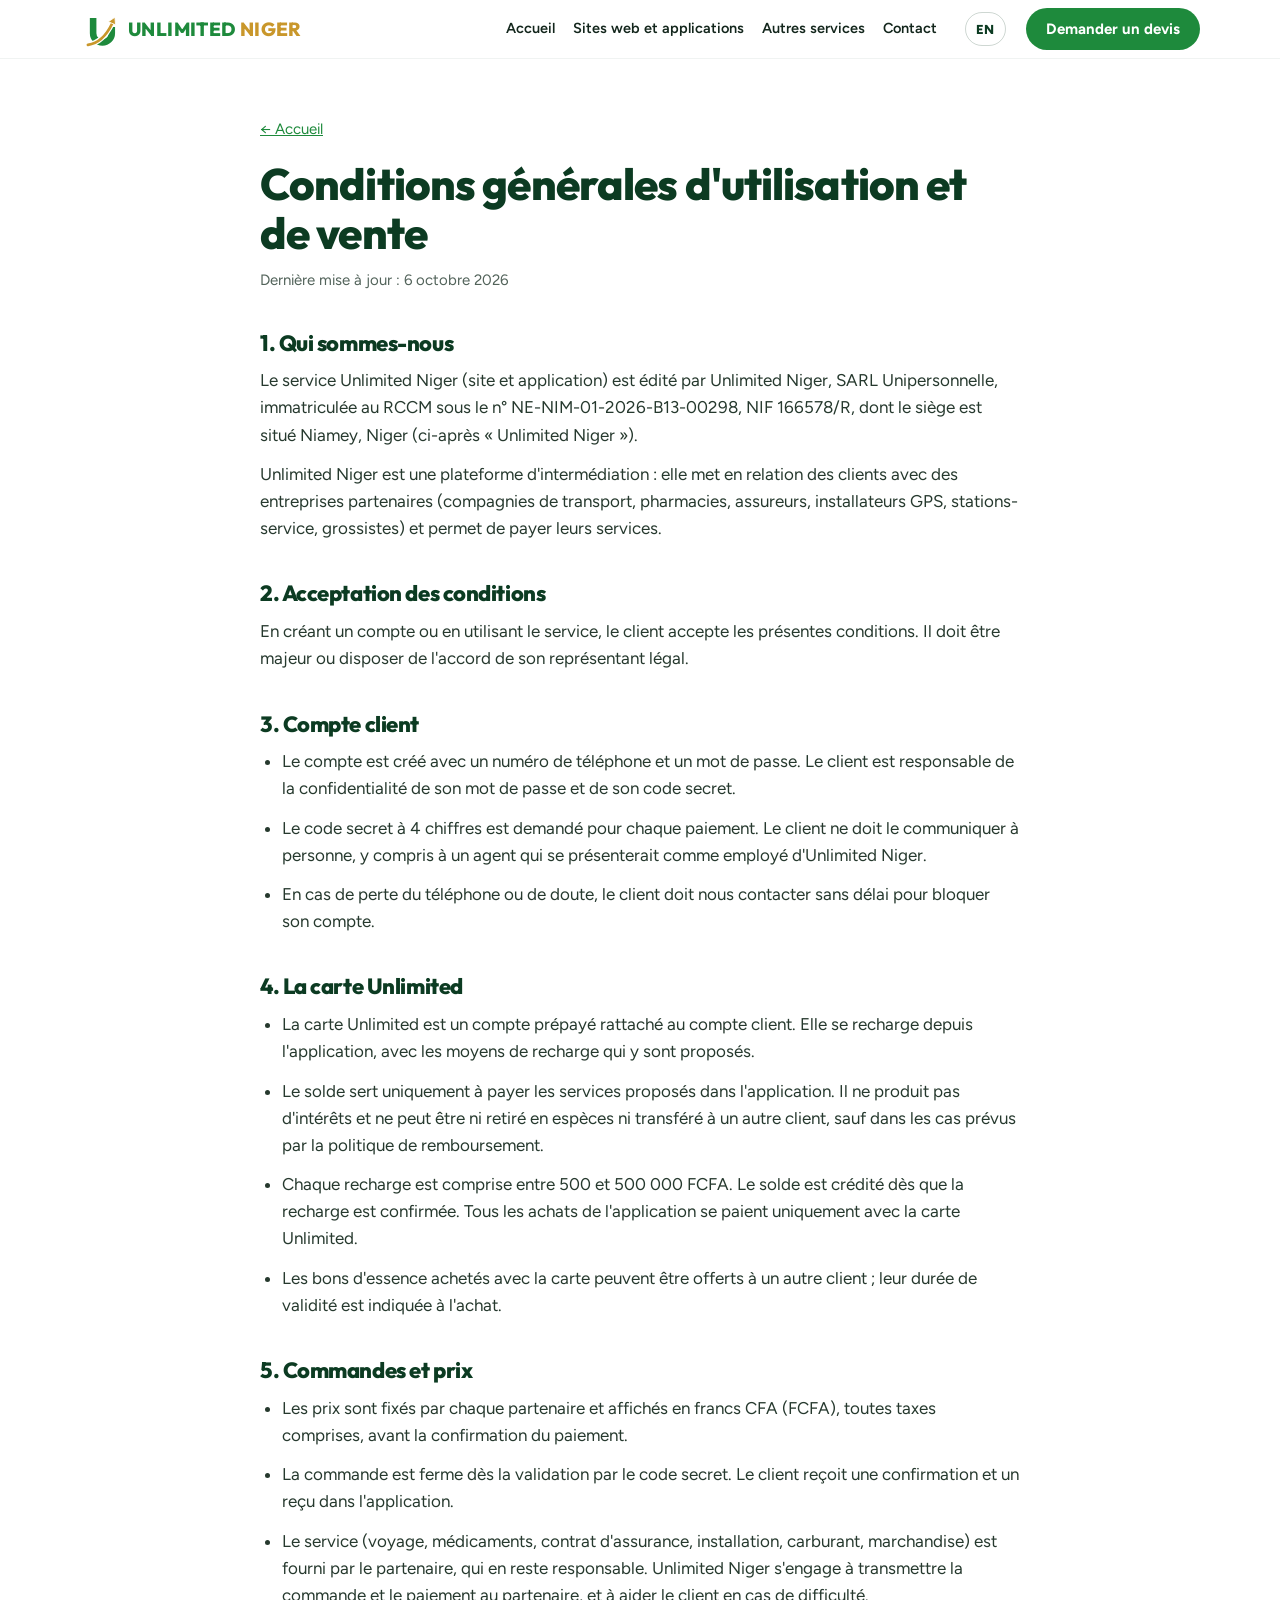
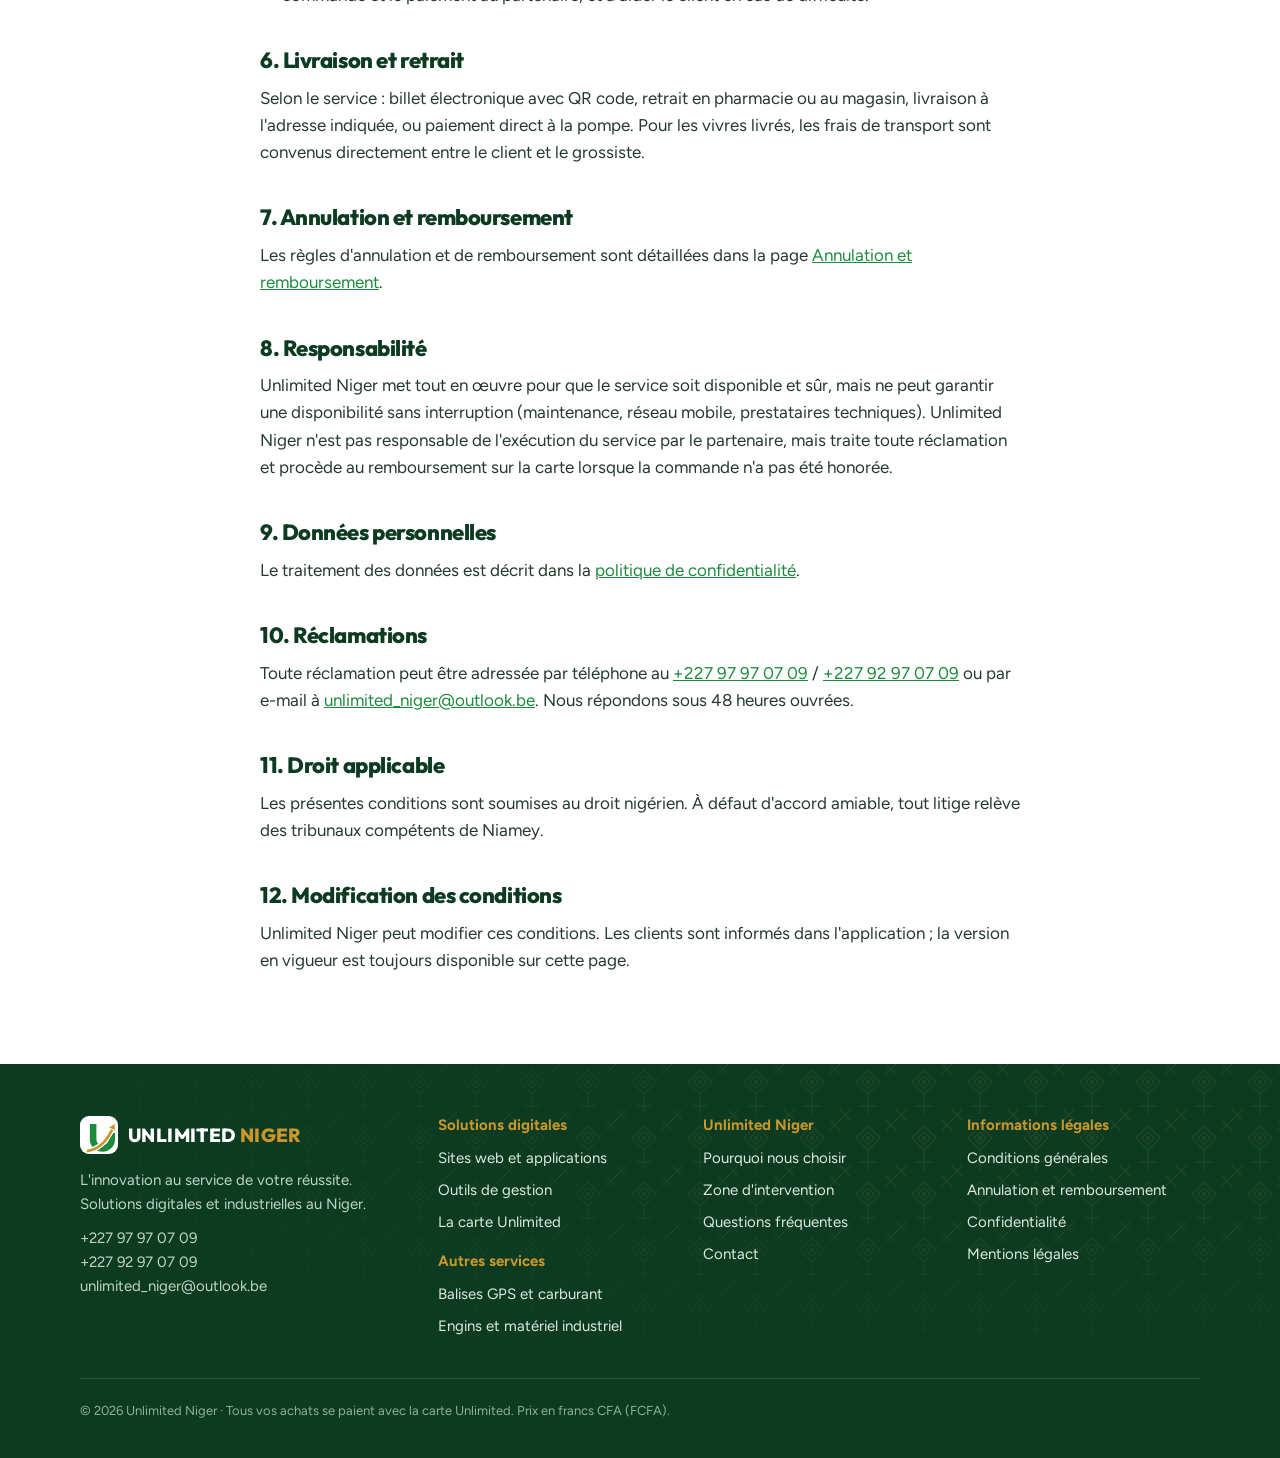
<file: conditions.html>
<!doctype html>
<html lang="fr">
<head>
<meta charset="utf-8">
<meta name="viewport" content="width=device-width, initial-scale=1">
<title>Conditions générales d'utilisation et de vente | Unlimited Niger</title>
<meta name="description" content="Conditions générales d'utilisation et de vente du service Unlimited Niger.">
<meta property="og:title" content="Conditions générales d'utilisation et de vente | Unlimited Niger"><meta property="og:description" content="Conditions générales d'utilisation et de vente du service Unlimited Niger."><meta property="og:image" content="https://unlimitedniger.com/UnlimitedNiger-icone.png">
<link rel="icon" href="UnlimitedNiger-icone.png">
<link rel="canonical" href="https://unlimitedniger.com/conditions.html">
<meta property="og:url" content="https://unlimitedniger.com/conditions.html">
<link rel="preconnect" href="https://fonts.googleapis.com"><link rel="preconnect" href="https://fonts.gstatic.com" crossorigin>
<link href="https://fonts.googleapis.com/css2?family=Outfit:wght@500;600;700;800&family=Figtree:wght@400;500;600;700&display=swap" rel="stylesheet">
<link rel="stylesheet" href="style.css?v=34d8f2ec">
<script>document.documentElement.classList.add('js')</script>

</head>
<body>
<header class="top"><div class="wrap">
  <a class="brand" href="index.html" aria-label="Unlimited Niger, accueil"><svg viewBox="0 0 110 110" aria-hidden="true"><rect width="110" height="110" rx="26" fill="#fff"/><g transform="translate(5 5)">
<path d="M33 18 V62 A27 27 0 0 0 87 62 V44" fill="none" stroke="#1E8A3C" stroke-width="19"/>
<path d="M18 96 C46 92 70 72 88 34" fill="none" stroke="#fff" stroke-width="15" stroke-linecap="round"/>
<path d="M18 96 C46 92 70 72 88 34" fill="none" stroke="#C9972B" stroke-width="8" stroke-linecap="round"/>
<path d="M96 16 L77 29 L98 38 Z" fill="#C9972B" stroke="#fff" stroke-width="2.5" stroke-linejoin="round"/></g></svg><b>UNLIMITED <span>NIGER</span></b></a>
  <nav aria-label="Services"><a href="index.html">Accueil</a><a href="sites-web.html">Sites web et applications</a><a href="index.html#services">Autres services</a><a href="index.html#contact">Contact</a></nav>
  <a class="lang" href="index-en.html" hreflang="en" lang="en" aria-label="English version">EN</a>
  <a class="btn btn-green hd-cta" href="index.html#contact" data-expert>Demander un devis</a>
  <a class="hd-mini" href="index.html#contact" data-expert>Devis</a>
  <button type="button" class="burger" id="burger" aria-label="Ouvrir le menu" aria-expanded="false" aria-controls="mnav"><span></span><span></span><span></span></button>
</div>
<nav class="mnav" id="mnav" aria-label="Menu" hidden><div class="wrap mn-in">
  <div class="mn-brand"><svg viewBox="0 0 110 110" aria-hidden="true"><rect width="110" height="110" rx="26" fill="#fff"/><g transform="translate(5 5)">
<path d="M33 18 V62 A27 27 0 0 0 87 62 V44" fill="none" stroke="#1E8A3C" stroke-width="19"/>
<path d="M18 96 C46 92 70 72 88 34" fill="none" stroke="#fff" stroke-width="15" stroke-linecap="round"/>
<path d="M18 96 C46 92 70 72 88 34" fill="none" stroke="#C9972B" stroke-width="8" stroke-linecap="round"/>
<path d="M96 16 L77 29 L98 38 Z" fill="#C9972B" stroke="#fff" stroke-width="2.5" stroke-linejoin="round"/></g></svg><b>UNLIMITED <span>NIGER</span></b><small>Votre partenaire digital au Niger</small></div>
  <div class="mn-links"><a href="index.html">Accueil</a><a href="sites-web.html">Sites web et applications</a><a href="index.html#offres">Outils de gestion</a><a href="index.html#zone">Zone d'intervention</a><a href="index.html#contact">Contact</a></div>
  <div class="mn-more"><span>Autres services</span><a href="gps.html">Balises GPS et carburant</a><a href="materiel-industriel.html">Engins et matériel industriel</a></div>
  <div class="mn-ct"><a href="tel:+22797970709">+227 97 97 07 09</a><a href="tel:+22792970709">+227 92 97 07 09</a><a href="mailto:unlimited_niger@outlook.be">unlimited_niger@outlook.be</a></div>
  <a class="lang mn-lang" href="index-en.html" hreflang="en" lang="en">English version</a>
  <a class="btn btn-gold mn-go" href="index.html#projet">Demandez un devis gratuit</a>
</div></nav></header>
<main>
<section class="doc"><div class="wrap"><a class="crumb" href="index.html">← Accueil</a><h1>Conditions générales d'utilisation et de vente</h1><p class="upd">Dernière mise à jour : 6 octobre 2026</p>
<h2>1. Qui sommes-nous</h2>
<p>Le service Unlimited Niger (site et application) est édité par Unlimited Niger, SARL Unipersonnelle, immatriculée au RCCM sous le n° NE-NIM-01-2026-B13-00298, NIF 166578/R, dont le siège est situé Niamey, Niger (ci-après « Unlimited Niger »).</p>
<p>Unlimited Niger est une plateforme d'intermédiation : elle met en relation des clients avec des entreprises partenaires (compagnies de transport, pharmacies, assureurs, installateurs GPS, stations-service, grossistes) et permet de payer leurs services.</p>
<h2>2. Acceptation des conditions</h2>
<p>En créant un compte ou en utilisant le service, le client accepte les présentes conditions. Il doit être majeur ou disposer de l'accord de son représentant légal.</p>
<h2>3. Compte client</h2>
<ul><li>Le compte est créé avec un numéro de téléphone et un mot de passe. Le client est responsable de la confidentialité de son mot de passe et de son code secret.</li>
<li>Le code secret à 4 chiffres est demandé pour chaque paiement. Le client ne doit le communiquer à personne, y compris à un agent qui se présenterait comme employé d'Unlimited Niger.</li>
<li>En cas de perte du téléphone ou de doute, le client doit nous contacter sans délai pour bloquer son compte.</li></ul>
<h2>4. La carte Unlimited</h2>
<ul><li>La carte Unlimited est un compte prépayé rattaché au compte client. Elle se recharge depuis l'application, avec les moyens de recharge qui y sont proposés.</li>
<li>Le solde sert uniquement à payer les services proposés dans l'application. Il ne produit pas d'intérêts et ne peut être ni retiré en espèces ni transféré à un autre client, sauf dans les cas prévus par la politique de remboursement.</li>
<li>Chaque recharge est comprise entre 500 et 500 000 FCFA. Le solde est crédité dès que la recharge est confirmée. Tous les achats de l'application se paient uniquement avec la carte Unlimited.</li>
<li>Les bons d'essence achetés avec la carte peuvent être offerts à un autre client ; leur durée de validité est indiquée à l'achat.</li></ul>
<h2>5. Commandes et prix</h2>
<ul><li>Les prix sont fixés par chaque partenaire et affichés en francs CFA (FCFA), toutes taxes comprises, avant la confirmation du paiement.</li>
<li>La commande est ferme dès la validation par le code secret. Le client reçoit une confirmation et un reçu dans l'application.</li>
<li>Le service (voyage, médicaments, contrat d'assurance, installation, carburant, marchandise) est fourni par le partenaire, qui en reste responsable. Unlimited Niger s'engage à transmettre la commande et le paiement au partenaire, et à aider le client en cas de difficulté.</li></ul>
<h2>6. Livraison et retrait</h2>
<p>Selon le service : billet électronique avec QR code, retrait en pharmacie ou au magasin, livraison à l'adresse indiquée, ou paiement direct à la pompe. Pour les vivres livrés, les frais de transport sont convenus directement entre le client et le grossiste.</p>
<h2>7. Annulation et remboursement</h2>
<p>Les règles d'annulation et de remboursement sont détaillées dans la page <a href="remboursement.html">Annulation et remboursement</a>.</p>
<h2>8. Responsabilité</h2>
<p>Unlimited Niger met tout en œuvre pour que le service soit disponible et sûr, mais ne peut garantir une disponibilité sans interruption (maintenance, réseau mobile, prestataires techniques). Unlimited Niger n'est pas responsable de l'exécution du service par le partenaire, mais traite toute réclamation et procède au remboursement sur la carte lorsque la commande n'a pas été honorée.</p>
<h2>9. Données personnelles</h2>
<p>Le traitement des données est décrit dans la <a href="confidentialite.html">politique de confidentialité</a>.</p>
<h2>10. Réclamations</h2>
<p>Toute réclamation peut être adressée par téléphone au <a href="tel:+22797970709">+227 97 97 07 09</a> / <a href="tel:+22792970709">+227 92 97 07 09</a> ou par e-mail à <a href="mailto:unlimited_niger@outlook.be">unlimited_niger@outlook.be</a>. Nous répondons sous 48 heures ouvrées.</p>
<h2>11. Droit applicable</h2>
<p>Les présentes conditions sont soumises au droit nigérien. À défaut d'accord amiable, tout litige relève des tribunaux compétents de Niamey.</p>
<h2>12. Modification des conditions</h2>
<p>Unlimited Niger peut modifier ces conditions. Les clients sont informés dans l'application ; la version en vigueur est toujours disponible sur cette page.</p>
</div></section>
</main>
<div class="mbar" aria-label="Contact rapide"><a href="tel:+22797970709"><svg viewBox="0 0 24 24" width="18" height="18" fill="none" stroke="currentColor" stroke-width="2" stroke-linecap="round" stroke-linejoin="round" aria-hidden="true"><path d="M5 4h4l2 5-2.5 1.5a11 11 0 0 0 5 5L15 13l5 2v4a2 2 0 0 1-2 2A16 16 0 0 1 3 6a2 2 0 0 1 2-2"/></svg>Appeler</a><a class="go" href="index.html#contact" data-expert>Demander un devis</a></div>
<dialog class="zoom" id="zoom" aria-label="Détail"><div class="zm-in"><button type="button" class="zm-x" aria-label="Fermer">×</button><div class="zm-body"></div></div></dialog>
<dialog class="expert" id="expert" aria-labelledby="ex-t">
  <form method="dialog" class="ex-in" id="exf">
    <div class="ex-head"><h2 id="ex-t">Demander un devis</h2><button type="button" class="ex-x" id="exx" aria-label="Fermer">×</button></div>
    <p class="ex-sub">Décrivez votre besoin : nous vous rappelons avec un devis gratuit.</p>
    <label for="ex-name">Nom complet<input id="ex-name" name="nom" required autocomplete="name"></label>
    <label for="ex-tel">Téléphone<input id="ex-tel" name="tel" required inputmode="tel" autocomplete="tel" placeholder="+227 …"></label>
    <label for="ex-org">Entreprise (facultatif)<input id="ex-org" name="entreprise" autocomplete="organization"></label>
    <label for="ex-svc">Service<select id="ex-svc" name="service"><option>Sites web et applications</option><option>Balises GPS et gestion carburant</option><option>Location, vente et industrie</option><option>Application Unlimited Niger</option><option>Autre demande</option></select></label>
    <label for="ex-msg">Votre message<textarea id="ex-msg" name="message" rows="3" placeholder="Ex. un site pour ma boutique, 5 véhicules à équiper…"></textarea></label>
    <button class="btn btn-green ex-go" type="submit">Envoyer ma demande</button>
    <p class="ex-note">Votre messagerie s'ouvre avec la demande déjà écrite : il ne reste qu'à l'envoyer. Vous pouvez aussi nous appeler au <a href="tel:+22797970709">+227 97 97 07 09</a>.</p>
  </form>
</dialog>
<script>
(() => {
  const still = matchMedia('(prefers-reduced-motion: reduce)').matches;
  const top = document.querySelector('.top');
  const bg = document.getElementById('burger'), mn = document.getElementById('mnav');
  const setMenu = (o) => { mn.hidden = !o; bg.setAttribute('aria-expanded', String(o)); bg.setAttribute('aria-label', o ? 'Fermer le menu' : 'Ouvrir le menu'); top.classList.toggle('menu-open', o); document.documentElement.classList.toggle('no-scroll', o); };
  bg.onclick = () => setMenu(mn.hidden);
  // Fenêtre « Demander un devis » : prépare un e-mail avec la demande
  const dlg = document.getElementById('expert');
  if (dlg && dlg.showModal) {
    document.querySelectorAll('[data-expert]').forEach((a) => a.addEventListener('click', (e) => { e.preventDefault(); setMenu(false); const sv = document.querySelector('[data-svc]'); const k = sv && sv.dataset.svc; if (k) dlg.querySelector('#ex-svc').value = k; dlg.showModal(); }));
    document.getElementById('exx').onclick = () => dlg.close();
    dlg.addEventListener('click', (e) => { if (e.target === dlg) dlg.close(); });
    document.getElementById('exf').addEventListener('submit', (e) => { e.preventDefault(); const f = new FormData(e.target);
      const body = `Nom : ${f.get('nom')}
Téléphone : ${f.get('tel')}
Entreprise : ${f.get('entreprise') || '-'}
Service : ${f.get('service')}

${f.get('message') || ''}`;
      location.href = 'mailto:unlimited_niger@outlook.be?subject=' + encodeURIComponent('Demande de devis : ' + f.get('service')) + '&body=' + encodeURIComponent(body);
      e.target.querySelector('.ex-note').innerHTML = `<b>Votre messagerie s’est ouverte avec votre demande.</b> Envoyez le message pour qu’il nous parvienne, ou appelez le <a href="tel:+22797970709">+227 97 97 07 09</a>.`; });
  }
  // Formulaire « Vous avez un projet ? » : prépare un e-mail avec la demande
  const pjf = document.getElementById('pjf');
  if (pjf) pjf.addEventListener('submit', (e) => { e.preventDefault(); const f = new FormData(pjf);
    const body = `Nom : ${f.get('nom')}
Téléphone : ${f.get('tel')}
Service : ${f.get('service')}
Ville ou région : ${f.get('ville')}

${f.get('message') || ''}`;
    location.href = 'mailto:unlimited_niger@outlook.be?subject=' + encodeURIComponent('Demande de devis : ' + f.get('service')) + '&body=' + encodeURIComponent(body);
    pjf.querySelector('.pj-note').innerHTML = '<b>Votre messagerie s’est ouverte avec votre demande.</b> Envoyez le message pour qu’il nous parvienne, ou appelez le <a href="tel:+22797970709">+227 97 97 07 09</a>.'; });
  // Carte du Niger : les vecteurs se dessinent quand la carte apparaît
  const zmap = document.querySelector('.zone-map');
  if (zmap) { if ('IntersectionObserver' in window) { const zo = new IntersectionObserver((es) => { if (es[0].isIntersecting) { zmap.classList.add('drawn'); zo.disconnect(); } }, { threshold: 0.35 }); zo.observe(zmap); } else zmap.classList.add('drawn'); }
  // En-tête : le mot doré change (digitales, GPS et carburant, industrielles)
  const rot = document.querySelector('.bh-title .rot');
  if (rot && !still) { const w = rot.dataset.rot.split('|'); rot.innerHTML = w.map((x, i) => `<i${i ? '' : ' class="on"'}>${x}</i>`).join(''); rot.classList.add('go');
    const it = [...rot.children]; let k = 0;
    setTimeout(() => setInterval(() => { it[k].className = 'out'; k = (k + 1) % it.length; it[k].className = 'on'; setTimeout(() => it.forEach((x, j) => { if (j !== k) x.className = ''; }), 450); }, 2200), 2400); }
  // En-tête : 4 scènes digitales qui tournent toutes les 4 s
  const hx = document.querySelector('.hx3');
  if (hx) {
    const sc = [...hx.querySelectorAll('.sc')], tb = [...hx.querySelectorAll('.hx-tabs button')], rw = [...hx.querySelectorAll('.hx-rot i')]; let k = 0, timer = null;
    const show = (n) => { sc[k].classList.remove('on'); tb[k].classList.remove('on'); rw[k].className = 'out'; const o = k; k = n; void sc[k].offsetWidth; sc[k].classList.add('on'); tb[k].classList.add('on'); rw[k].className = 'on'; setTimeout(() => { if (rw[o] !== rw[k]) rw[o].className = ''; }, 500); };
    const play = () => { if (!still && !timer) timer = setInterval(() => show((k + 1) % sc.length), 4000); };
    tb.forEach((b, i) => (b.onclick = () => { clearInterval(timer); timer = null; show(i); play(); }));
    document.addEventListener('visibilitychange', () => { if (document.hidden) { clearInterval(timer); timer = null; } else play(); });
    if (still) hx.classList.add('still'); play();
  }
  // Cartes de services : elles montent et se superposent au défilement (sans changer les cartes)
  const bts = [...document.querySelectorAll('.bento > .bt')];
  if (bts.length && !still) { let tk = false;
    const upd = () => { tk = false; bts.forEach((c) => { const a = c.getBoundingClientRect(); const nx = bts.find((x) => x.getBoundingClientRect().top > a.top + 8);
      if (!nx) { c.style.removeProperty('--s'); return; } const t = nx.getBoundingClientRect().top; const cover = Math.max(0, Math.min(1, (a.bottom - t) / a.height));
      c.style.setProperty('--s', (1 - cover * 0.05).toFixed(3)); c.style.setProperty('--dim', (cover * 0.12).toFixed(3)); }); };
    addEventListener('scroll', () => { if (!tk) { tk = true; requestAnimationFrame(upd); } }, { passive: true }); upd(); }
  // Cartes de services : transitions au défilement (texte, points clés, image)
  const ucs = [...document.querySelectorAll('.bento-uni > .uc')];
  if (ucs.length && 'IntersectionObserver' in window && !still) {
    ucs.forEach((c) => c.classList.add('fx'));
    const fo = new IntersectionObserver((es) => es.forEach((e) => { if (e.isIntersecting) { e.target.classList.add('fx-in'); fo.unobserve(e.target); } }), { threshold: 0.25 });
    ucs.forEach((c) => fo.observe(c));
    let tk = false; const par = () => { tk = false; ucs.forEach((c) => { const r = c.getBoundingClientRect(); const k = Math.max(-1, Math.min(1, (r.top + r.height / 2 - innerHeight / 2) / innerHeight)); c.style.setProperty('--par', k.toFixed(3)); }); };
    addEventListener('scroll', () => { if (!tk) { tk = true; requestAnimationFrame(par); } }, { passive: true }); par();
  }
  // Cartes d'offres : un toucher agrandit la carte pour lire le détail
  const zoom = document.getElementById('zoom');
  if (zoom && zoom.showModal) {
    document.querySelectorAll('.zoomable .offer').forEach((c) => c.addEventListener('click', () => {
      const box = c.closest('.zoomable'); const more = box.dataset.more;
      zoom.querySelector('.zm-body').innerHTML = c.innerHTML + (more ? `<a class="btn btn-green zm-more" href="${more}">En savoir plus</a>` : '');
      zoom.className = 'zoom ' + ([...(c.closest('.pg') || box).classList].find((x) => x.startsWith('pg-')) || ''); zoom.showModal(); }));
    zoom.querySelector('.zm-x').onclick = () => zoom.close();
    zoom.addEventListener('click', (e) => { if (e.target === zoom) zoom.close(); });
  }
  // « Ce que nous proposons » : onglets qui changent tout seuls toutes les 5 s
  const ofs = document.getElementById('offres'); const ot = [...document.querySelectorAll('.of-t')];
  const showOf = (t) => { ot.forEach((x) => x.setAttribute('aria-selected', String(x === t)));
    document.querySelectorAll('.of-p').forEach((p) => { p.hidden = p.dataset.op !== t.dataset.of; });
    const bar = t.parentElement; bar.scrollTo({ left: t.offsetLeft - 16, behavior: 'smooth' }); };
  ot.forEach((t) => (t.onclick = () => showOf(t)));
  if (ofs && ot.length > 1 && !matchMedia('(prefers-reduced-motion: reduce)').matches) {
    let timer = null, k = 0;
    const tick = () => { k = (k + 1) % ot.length; showOf(ot[k]); };
    const start = () => { if (timer || !ofs.classList.contains('auto')) return; ofs.classList.add('run'); timer = setInterval(tick, 5000); };
    const stop = () => { clearInterval(timer); timer = null; ofs.classList.remove('run'); };
    ofs.classList.add('auto');
    ofs.addEventListener('pointerdown', () => { stop(); ofs.classList.remove('auto'); });
    ofs.addEventListener('keydown', () => { stop(); ofs.classList.remove('auto'); });
    new IntersectionObserver((e) => (e[0].isIntersecting ? start() : stop()), { threshold: 0.4 }).observe(ofs);
  }
  // Chiffres qui comptent de 0 à leur valeur
  const nums = document.querySelectorAll('.why-nums b');
  if (nums.length && 'IntersectionObserver' in window && !matchMedia('(prefers-reduced-motion: reduce)').matches) {
    const io = new IntersectionObserver((es) => es.forEach((e) => { if (!e.isIntersecting) return; io.unobserve(e.target);
      const el = e.target, txt = el.textContent, n = parseInt(txt, 10), suf = txt.replace(/^\d+/, ''); if (!n) return;
      const t0 = performance.now(); const step = (t) => { const k = Math.min(1, (t - t0) / 900); el.textContent = Math.round(n * (1 - Math.pow(1 - k, 3))) + suf; if (k < 1) requestAnimationFrame(step); }; requestAnimationFrame(step); }), { threshold: 0.6 });
    nums.forEach((b) => io.observe(b));
  }
  // Onglets « Pourquoi nous choisir »
  const wt = [...document.querySelectorAll('.why-tabs [role=tab]')];
  const showWhy = (k) => wt.forEach((t, i) => { t.setAttribute('aria-selected', String(i === k)); document.getElementById('wp' + i).hidden = i !== k; });
  if (wt.length) { wt.forEach((t, i) => (t.onclick = () => showWhy(i))); showWhy(0); } mn.querySelectorAll('a').forEach((a) => a.addEventListener('click', () => setMenu(false)));
  const onScroll = () => top.classList.toggle('scrolled', scrollY > 8); onScroll(); addEventListener('scroll', onScroll, { passive: true });
  const sel = '.intro, .tcard, .pcard, .bt:not(.uc), .why, .stats .wrap > div, .offer, .case, .stack > div, .values > div, .steps li, .faq details, .partner, .contact > div, .about > div:first-child, .who li, .formule, .doc h2, .why-card, .why-nums > div, .zone-txt, .zone-map-box, .pj-txt, .pj-form, .zz-img, .zz-txt, .zone-list li, .car-solo .slide-txt, .car-solo .stage, .ct-partner, .bento-h';
  const els = [...document.querySelectorAll(sel)];
  els.forEach((el) => { const sib = [...el.parentElement.children].filter((x) => x.matches(sel)); el.style.setProperty('--d', Math.min(sib.indexOf(el), 6) * 80 + 'ms'); el.classList.add('rv'); });
  if (still || !('IntersectionObserver' in window)) { els.forEach((el) => el.classList.add('in')); return; }
  const io = new IntersectionObserver((list) => list.forEach((e) => { if (e.isIntersecting) { e.target.classList.add('in'); io.unobserve(e.target); } }), { rootMargin: '0px 0px -8% 0px', threshold: 0.08 });
  els.forEach((el) => io.observe(el));
})();
</script>
<footer><div class="wrap">
  <div><a class="brand" href="index.html"><svg viewBox="0 0 110 110" aria-hidden="true"><rect width="110" height="110" rx="26" fill="#fff"/><g transform="translate(5 5)">
<path d="M33 18 V62 A27 27 0 0 0 87 62 V44" fill="none" stroke="#1E8A3C" stroke-width="19"/>
<path d="M18 96 C46 92 70 72 88 34" fill="none" stroke="#fff" stroke-width="15" stroke-linecap="round"/>
<path d="M18 96 C46 92 70 72 88 34" fill="none" stroke="#C9972B" stroke-width="8" stroke-linecap="round"/>
<path d="M96 16 L77 29 L98 38 Z" fill="#C9972B" stroke="#fff" stroke-width="2.5" stroke-linejoin="round"/></g></svg><b>UNLIMITED <span>NIGER</span></b></a>
    <p style="margin-top:14px;max-width:36ch">L'innovation au service de votre réussite. Solutions digitales et industrielles au Niger.</p>
    <p style="margin-top:10px"><a href="tel:+22797970709">+227 97 97 07 09</a><br><a href="tel:+22792970709">+227 92 97 07 09</a><br><a href="mailto:unlimited_niger@outlook.be">unlimited_niger@outlook.be</a></p></div>
  <div><h4>Solutions digitales</h4><ul><li><a href="sites-web.html">Sites web et applications</a></li><li><a href="index.html#offres">Outils de gestion</a></li><li><a href="index.html#application">La carte Unlimited</a></li></ul><h4 class="ft-h2">Autres services</h4><ul><li><a href="gps.html">Balises GPS et carburant</a></li><li><a href="materiel-industriel.html">Engins et matériel industriel</a></li></ul></div>
  <div><h4>Unlimited Niger</h4><ul><li><a href="index.html#pourquoi">Pourquoi nous choisir</a></li><li><a href="index.html#zone">Zone d'intervention</a></li><li><a href="index.html#faq">Questions fréquentes</a></li><li><a href="index.html#contact">Contact</a></li></ul></div>
  <div><h4>Informations légales</h4><ul><li><a href="conditions.html">Conditions générales</a></li><li><a href="remboursement.html">Annulation et remboursement</a></li><li><a href="confidentialite.html">Confidentialité</a></li><li><a href="mentions-legales.html">Mentions légales</a></li></ul></div>
  <p class="legal">© 2026 Unlimited Niger · Tous vos achats se paient avec la carte Unlimited. Prix en francs CFA (FCFA).</p>
</div></footer>
</body>
</html>
</file>
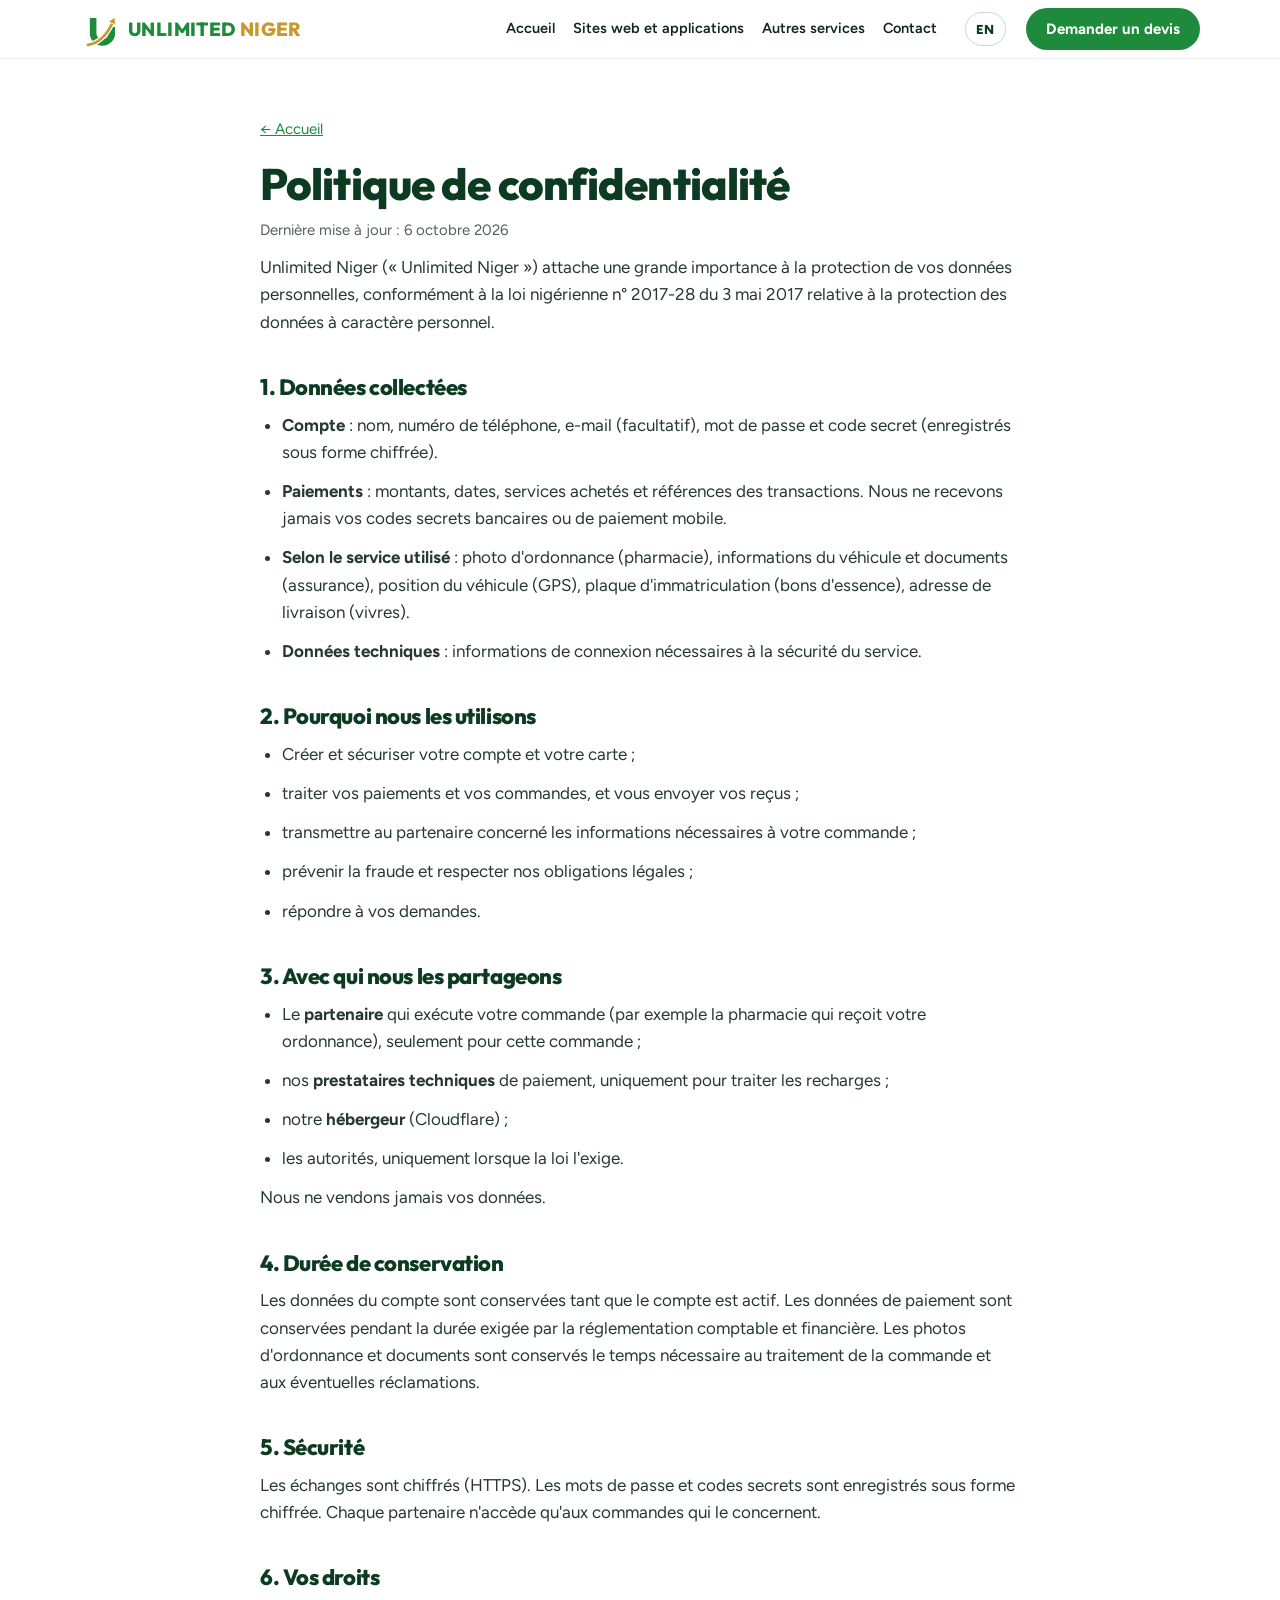
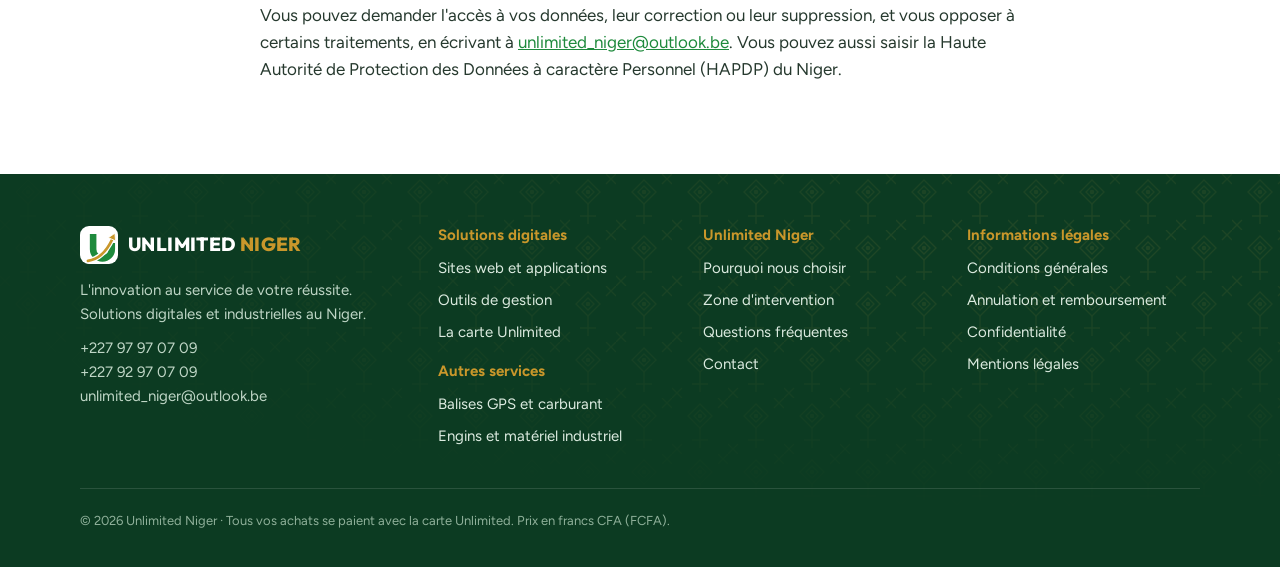
<file: confidentialite.html>
<!doctype html>
<html lang="fr">
<head>
<meta charset="utf-8">
<meta name="viewport" content="width=device-width, initial-scale=1">
<title>Politique de confidentialité | Unlimited Niger</title>
<meta name="description" content="Politique de confidentialité du service Unlimited Niger.">
<meta property="og:title" content="Politique de confidentialité | Unlimited Niger"><meta property="og:description" content="Politique de confidentialité du service Unlimited Niger."><meta property="og:image" content="https://unlimitedniger.com/UnlimitedNiger-icone.png">
<link rel="icon" href="UnlimitedNiger-icone.png">
<link rel="canonical" href="https://unlimitedniger.com/confidentialite.html">
<meta property="og:url" content="https://unlimitedniger.com/confidentialite.html">
<link rel="preconnect" href="https://fonts.googleapis.com"><link rel="preconnect" href="https://fonts.gstatic.com" crossorigin>
<link href="https://fonts.googleapis.com/css2?family=Outfit:wght@500;600;700;800&family=Figtree:wght@400;500;600;700&display=swap" rel="stylesheet">
<link rel="stylesheet" href="style.css?v=34d8f2ec">
<script>document.documentElement.classList.add('js')</script>

</head>
<body>
<header class="top"><div class="wrap">
  <a class="brand" href="index.html" aria-label="Unlimited Niger, accueil"><svg viewBox="0 0 110 110" aria-hidden="true"><rect width="110" height="110" rx="26" fill="#fff"/><g transform="translate(5 5)">
<path d="M33 18 V62 A27 27 0 0 0 87 62 V44" fill="none" stroke="#1E8A3C" stroke-width="19"/>
<path d="M18 96 C46 92 70 72 88 34" fill="none" stroke="#fff" stroke-width="15" stroke-linecap="round"/>
<path d="M18 96 C46 92 70 72 88 34" fill="none" stroke="#C9972B" stroke-width="8" stroke-linecap="round"/>
<path d="M96 16 L77 29 L98 38 Z" fill="#C9972B" stroke="#fff" stroke-width="2.5" stroke-linejoin="round"/></g></svg><b>UNLIMITED <span>NIGER</span></b></a>
  <nav aria-label="Services"><a href="index.html">Accueil</a><a href="sites-web.html">Sites web et applications</a><a href="index.html#services">Autres services</a><a href="index.html#contact">Contact</a></nav>
  <a class="lang" href="index-en.html" hreflang="en" lang="en" aria-label="English version">EN</a>
  <a class="btn btn-green hd-cta" href="index.html#contact" data-expert>Demander un devis</a>
  <a class="hd-mini" href="index.html#contact" data-expert>Devis</a>
  <button type="button" class="burger" id="burger" aria-label="Ouvrir le menu" aria-expanded="false" aria-controls="mnav"><span></span><span></span><span></span></button>
</div>
<nav class="mnav" id="mnav" aria-label="Menu" hidden><div class="wrap mn-in">
  <div class="mn-brand"><svg viewBox="0 0 110 110" aria-hidden="true"><rect width="110" height="110" rx="26" fill="#fff"/><g transform="translate(5 5)">
<path d="M33 18 V62 A27 27 0 0 0 87 62 V44" fill="none" stroke="#1E8A3C" stroke-width="19"/>
<path d="M18 96 C46 92 70 72 88 34" fill="none" stroke="#fff" stroke-width="15" stroke-linecap="round"/>
<path d="M18 96 C46 92 70 72 88 34" fill="none" stroke="#C9972B" stroke-width="8" stroke-linecap="round"/>
<path d="M96 16 L77 29 L98 38 Z" fill="#C9972B" stroke="#fff" stroke-width="2.5" stroke-linejoin="round"/></g></svg><b>UNLIMITED <span>NIGER</span></b><small>Votre partenaire digital au Niger</small></div>
  <div class="mn-links"><a href="index.html">Accueil</a><a href="sites-web.html">Sites web et applications</a><a href="index.html#offres">Outils de gestion</a><a href="index.html#zone">Zone d'intervention</a><a href="index.html#contact">Contact</a></div>
  <div class="mn-more"><span>Autres services</span><a href="gps.html">Balises GPS et carburant</a><a href="materiel-industriel.html">Engins et matériel industriel</a></div>
  <div class="mn-ct"><a href="tel:+22797970709">+227 97 97 07 09</a><a href="tel:+22792970709">+227 92 97 07 09</a><a href="mailto:unlimited_niger@outlook.be">unlimited_niger@outlook.be</a></div>
  <a class="lang mn-lang" href="index-en.html" hreflang="en" lang="en">English version</a>
  <a class="btn btn-gold mn-go" href="index.html#projet">Demandez un devis gratuit</a>
</div></nav></header>
<main>
<section class="doc"><div class="wrap"><a class="crumb" href="index.html">← Accueil</a><h1>Politique de confidentialité</h1><p class="upd">Dernière mise à jour : 6 octobre 2026</p>
<p>Unlimited Niger (« Unlimited Niger ») attache une grande importance à la protection de vos données personnelles, conformément à la loi nigérienne n° 2017-28 du 3 mai 2017 relative à la protection des données à caractère personnel.</p>
<h2>1. Données collectées</h2>
<ul><li><b>Compte</b> : nom, numéro de téléphone, e-mail (facultatif), mot de passe et code secret (enregistrés sous forme chiffrée).</li>
<li><b>Paiements</b> : montants, dates, services achetés et références des transactions. Nous ne recevons jamais vos codes secrets bancaires ou de paiement mobile.</li>
<li><b>Selon le service utilisé</b> : photo d'ordonnance (pharmacie), informations du véhicule et documents (assurance), position du véhicule (GPS), plaque d'immatriculation (bons d'essence), adresse de livraison (vivres).</li>
<li><b>Données techniques</b> : informations de connexion nécessaires à la sécurité du service.</li></ul>
<h2>2. Pourquoi nous les utilisons</h2>
<ul><li>Créer et sécuriser votre compte et votre carte ;</li><li>traiter vos paiements et vos commandes, et vous envoyer vos reçus ;</li><li>transmettre au partenaire concerné les informations nécessaires à votre commande ;</li><li>prévenir la fraude et respecter nos obligations légales ;</li><li>répondre à vos demandes.</li></ul>
<h2>3. Avec qui nous les partageons</h2>
<ul><li>Le <b>partenaire</b> qui exécute votre commande (par exemple la pharmacie qui reçoit votre ordonnance), seulement pour cette commande ;</li>
<li>nos <b>prestataires techniques</b> de paiement, uniquement pour traiter les recharges ;</li>
<li>notre <b>hébergeur</b> (Cloudflare) ;</li>
<li>les autorités, uniquement lorsque la loi l'exige.</li></ul>
<p>Nous ne vendons jamais vos données.</p>
<h2>4. Durée de conservation</h2>
<p>Les données du compte sont conservées tant que le compte est actif. Les données de paiement sont conservées pendant la durée exigée par la réglementation comptable et financière. Les photos d'ordonnance et documents sont conservés le temps nécessaire au traitement de la commande et aux éventuelles réclamations.</p>
<h2>5. Sécurité</h2>
<p>Les échanges sont chiffrés (HTTPS). Les mots de passe et codes secrets sont enregistrés sous forme chiffrée. Chaque partenaire n'accède qu'aux commandes qui le concernent.</p>
<h2>6. Vos droits</h2>
<p>Vous pouvez demander l'accès à vos données, leur correction ou leur suppression, et vous opposer à certains traitements, en écrivant à <a href="mailto:unlimited_niger@outlook.be">unlimited_niger@outlook.be</a>. Vous pouvez aussi saisir la Haute Autorité de Protection des Données à caractère Personnel (HAPDP) du Niger.</p>
</div></section>
</main>
<div class="mbar" aria-label="Contact rapide"><a href="tel:+22797970709"><svg viewBox="0 0 24 24" width="18" height="18" fill="none" stroke="currentColor" stroke-width="2" stroke-linecap="round" stroke-linejoin="round" aria-hidden="true"><path d="M5 4h4l2 5-2.5 1.5a11 11 0 0 0 5 5L15 13l5 2v4a2 2 0 0 1-2 2A16 16 0 0 1 3 6a2 2 0 0 1 2-2"/></svg>Appeler</a><a class="go" href="index.html#contact" data-expert>Demander un devis</a></div>
<dialog class="zoom" id="zoom" aria-label="Détail"><div class="zm-in"><button type="button" class="zm-x" aria-label="Fermer">×</button><div class="zm-body"></div></div></dialog>
<dialog class="expert" id="expert" aria-labelledby="ex-t">
  <form method="dialog" class="ex-in" id="exf">
    <div class="ex-head"><h2 id="ex-t">Demander un devis</h2><button type="button" class="ex-x" id="exx" aria-label="Fermer">×</button></div>
    <p class="ex-sub">Décrivez votre besoin : nous vous rappelons avec un devis gratuit.</p>
    <label for="ex-name">Nom complet<input id="ex-name" name="nom" required autocomplete="name"></label>
    <label for="ex-tel">Téléphone<input id="ex-tel" name="tel" required inputmode="tel" autocomplete="tel" placeholder="+227 …"></label>
    <label for="ex-org">Entreprise (facultatif)<input id="ex-org" name="entreprise" autocomplete="organization"></label>
    <label for="ex-svc">Service<select id="ex-svc" name="service"><option>Sites web et applications</option><option>Balises GPS et gestion carburant</option><option>Location, vente et industrie</option><option>Application Unlimited Niger</option><option>Autre demande</option></select></label>
    <label for="ex-msg">Votre message<textarea id="ex-msg" name="message" rows="3" placeholder="Ex. un site pour ma boutique, 5 véhicules à équiper…"></textarea></label>
    <button class="btn btn-green ex-go" type="submit">Envoyer ma demande</button>
    <p class="ex-note">Votre messagerie s'ouvre avec la demande déjà écrite : il ne reste qu'à l'envoyer. Vous pouvez aussi nous appeler au <a href="tel:+22797970709">+227 97 97 07 09</a>.</p>
  </form>
</dialog>
<script>
(() => {
  const still = matchMedia('(prefers-reduced-motion: reduce)').matches;
  const top = document.querySelector('.top');
  const bg = document.getElementById('burger'), mn = document.getElementById('mnav');
  const setMenu = (o) => { mn.hidden = !o; bg.setAttribute('aria-expanded', String(o)); bg.setAttribute('aria-label', o ? 'Fermer le menu' : 'Ouvrir le menu'); top.classList.toggle('menu-open', o); document.documentElement.classList.toggle('no-scroll', o); };
  bg.onclick = () => setMenu(mn.hidden);
  // Fenêtre « Demander un devis » : prépare un e-mail avec la demande
  const dlg = document.getElementById('expert');
  if (dlg && dlg.showModal) {
    document.querySelectorAll('[data-expert]').forEach((a) => a.addEventListener('click', (e) => { e.preventDefault(); setMenu(false); const sv = document.querySelector('[data-svc]'); const k = sv && sv.dataset.svc; if (k) dlg.querySelector('#ex-svc').value = k; dlg.showModal(); }));
    document.getElementById('exx').onclick = () => dlg.close();
    dlg.addEventListener('click', (e) => { if (e.target === dlg) dlg.close(); });
    document.getElementById('exf').addEventListener('submit', (e) => { e.preventDefault(); const f = new FormData(e.target);
      const body = `Nom : ${f.get('nom')}
Téléphone : ${f.get('tel')}
Entreprise : ${f.get('entreprise') || '-'}
Service : ${f.get('service')}

${f.get('message') || ''}`;
      location.href = 'mailto:unlimited_niger@outlook.be?subject=' + encodeURIComponent('Demande de devis : ' + f.get('service')) + '&body=' + encodeURIComponent(body);
      e.target.querySelector('.ex-note').innerHTML = `<b>Votre messagerie s’est ouverte avec votre demande.</b> Envoyez le message pour qu’il nous parvienne, ou appelez le <a href="tel:+22797970709">+227 97 97 07 09</a>.`; });
  }
  // Formulaire « Vous avez un projet ? » : prépare un e-mail avec la demande
  const pjf = document.getElementById('pjf');
  if (pjf) pjf.addEventListener('submit', (e) => { e.preventDefault(); const f = new FormData(pjf);
    const body = `Nom : ${f.get('nom')}
Téléphone : ${f.get('tel')}
Service : ${f.get('service')}
Ville ou région : ${f.get('ville')}

${f.get('message') || ''}`;
    location.href = 'mailto:unlimited_niger@outlook.be?subject=' + encodeURIComponent('Demande de devis : ' + f.get('service')) + '&body=' + encodeURIComponent(body);
    pjf.querySelector('.pj-note').innerHTML = '<b>Votre messagerie s’est ouverte avec votre demande.</b> Envoyez le message pour qu’il nous parvienne, ou appelez le <a href="tel:+22797970709">+227 97 97 07 09</a>.'; });
  // Carte du Niger : les vecteurs se dessinent quand la carte apparaît
  const zmap = document.querySelector('.zone-map');
  if (zmap) { if ('IntersectionObserver' in window) { const zo = new IntersectionObserver((es) => { if (es[0].isIntersecting) { zmap.classList.add('drawn'); zo.disconnect(); } }, { threshold: 0.35 }); zo.observe(zmap); } else zmap.classList.add('drawn'); }
  // En-tête : le mot doré change (digitales, GPS et carburant, industrielles)
  const rot = document.querySelector('.bh-title .rot');
  if (rot && !still) { const w = rot.dataset.rot.split('|'); rot.innerHTML = w.map((x, i) => `<i${i ? '' : ' class="on"'}>${x}</i>`).join(''); rot.classList.add('go');
    const it = [...rot.children]; let k = 0;
    setTimeout(() => setInterval(() => { it[k].className = 'out'; k = (k + 1) % it.length; it[k].className = 'on'; setTimeout(() => it.forEach((x, j) => { if (j !== k) x.className = ''; }), 450); }, 2200), 2400); }
  // En-tête : 4 scènes digitales qui tournent toutes les 4 s
  const hx = document.querySelector('.hx3');
  if (hx) {
    const sc = [...hx.querySelectorAll('.sc')], tb = [...hx.querySelectorAll('.hx-tabs button')], rw = [...hx.querySelectorAll('.hx-rot i')]; let k = 0, timer = null;
    const show = (n) => { sc[k].classList.remove('on'); tb[k].classList.remove('on'); rw[k].className = 'out'; const o = k; k = n; void sc[k].offsetWidth; sc[k].classList.add('on'); tb[k].classList.add('on'); rw[k].className = 'on'; setTimeout(() => { if (rw[o] !== rw[k]) rw[o].className = ''; }, 500); };
    const play = () => { if (!still && !timer) timer = setInterval(() => show((k + 1) % sc.length), 4000); };
    tb.forEach((b, i) => (b.onclick = () => { clearInterval(timer); timer = null; show(i); play(); }));
    document.addEventListener('visibilitychange', () => { if (document.hidden) { clearInterval(timer); timer = null; } else play(); });
    if (still) hx.classList.add('still'); play();
  }
  // Cartes de services : elles montent et se superposent au défilement (sans changer les cartes)
  const bts = [...document.querySelectorAll('.bento > .bt')];
  if (bts.length && !still) { let tk = false;
    const upd = () => { tk = false; bts.forEach((c) => { const a = c.getBoundingClientRect(); const nx = bts.find((x) => x.getBoundingClientRect().top > a.top + 8);
      if (!nx) { c.style.removeProperty('--s'); return; } const t = nx.getBoundingClientRect().top; const cover = Math.max(0, Math.min(1, (a.bottom - t) / a.height));
      c.style.setProperty('--s', (1 - cover * 0.05).toFixed(3)); c.style.setProperty('--dim', (cover * 0.12).toFixed(3)); }); };
    addEventListener('scroll', () => { if (!tk) { tk = true; requestAnimationFrame(upd); } }, { passive: true }); upd(); }
  // Cartes de services : transitions au défilement (texte, points clés, image)
  const ucs = [...document.querySelectorAll('.bento-uni > .uc')];
  if (ucs.length && 'IntersectionObserver' in window && !still) {
    ucs.forEach((c) => c.classList.add('fx'));
    const fo = new IntersectionObserver((es) => es.forEach((e) => { if (e.isIntersecting) { e.target.classList.add('fx-in'); fo.unobserve(e.target); } }), { threshold: 0.25 });
    ucs.forEach((c) => fo.observe(c));
    let tk = false; const par = () => { tk = false; ucs.forEach((c) => { const r = c.getBoundingClientRect(); const k = Math.max(-1, Math.min(1, (r.top + r.height / 2 - innerHeight / 2) / innerHeight)); c.style.setProperty('--par', k.toFixed(3)); }); };
    addEventListener('scroll', () => { if (!tk) { tk = true; requestAnimationFrame(par); } }, { passive: true }); par();
  }
  // Cartes d'offres : un toucher agrandit la carte pour lire le détail
  const zoom = document.getElementById('zoom');
  if (zoom && zoom.showModal) {
    document.querySelectorAll('.zoomable .offer').forEach((c) => c.addEventListener('click', () => {
      const box = c.closest('.zoomable'); const more = box.dataset.more;
      zoom.querySelector('.zm-body').innerHTML = c.innerHTML + (more ? `<a class="btn btn-green zm-more" href="${more}">En savoir plus</a>` : '');
      zoom.className = 'zoom ' + ([...(c.closest('.pg') || box).classList].find((x) => x.startsWith('pg-')) || ''); zoom.showModal(); }));
    zoom.querySelector('.zm-x').onclick = () => zoom.close();
    zoom.addEventListener('click', (e) => { if (e.target === zoom) zoom.close(); });
  }
  // « Ce que nous proposons » : onglets qui changent tout seuls toutes les 5 s
  const ofs = document.getElementById('offres'); const ot = [...document.querySelectorAll('.of-t')];
  const showOf = (t) => { ot.forEach((x) => x.setAttribute('aria-selected', String(x === t)));
    document.querySelectorAll('.of-p').forEach((p) => { p.hidden = p.dataset.op !== t.dataset.of; });
    const bar = t.parentElement; bar.scrollTo({ left: t.offsetLeft - 16, behavior: 'smooth' }); };
  ot.forEach((t) => (t.onclick = () => showOf(t)));
  if (ofs && ot.length > 1 && !matchMedia('(prefers-reduced-motion: reduce)').matches) {
    let timer = null, k = 0;
    const tick = () => { k = (k + 1) % ot.length; showOf(ot[k]); };
    const start = () => { if (timer || !ofs.classList.contains('auto')) return; ofs.classList.add('run'); timer = setInterval(tick, 5000); };
    const stop = () => { clearInterval(timer); timer = null; ofs.classList.remove('run'); };
    ofs.classList.add('auto');
    ofs.addEventListener('pointerdown', () => { stop(); ofs.classList.remove('auto'); });
    ofs.addEventListener('keydown', () => { stop(); ofs.classList.remove('auto'); });
    new IntersectionObserver((e) => (e[0].isIntersecting ? start() : stop()), { threshold: 0.4 }).observe(ofs);
  }
  // Chiffres qui comptent de 0 à leur valeur
  const nums = document.querySelectorAll('.why-nums b');
  if (nums.length && 'IntersectionObserver' in window && !matchMedia('(prefers-reduced-motion: reduce)').matches) {
    const io = new IntersectionObserver((es) => es.forEach((e) => { if (!e.isIntersecting) return; io.unobserve(e.target);
      const el = e.target, txt = el.textContent, n = parseInt(txt, 10), suf = txt.replace(/^\d+/, ''); if (!n) return;
      const t0 = performance.now(); const step = (t) => { const k = Math.min(1, (t - t0) / 900); el.textContent = Math.round(n * (1 - Math.pow(1 - k, 3))) + suf; if (k < 1) requestAnimationFrame(step); }; requestAnimationFrame(step); }), { threshold: 0.6 });
    nums.forEach((b) => io.observe(b));
  }
  // Onglets « Pourquoi nous choisir »
  const wt = [...document.querySelectorAll('.why-tabs [role=tab]')];
  const showWhy = (k) => wt.forEach((t, i) => { t.setAttribute('aria-selected', String(i === k)); document.getElementById('wp' + i).hidden = i !== k; });
  if (wt.length) { wt.forEach((t, i) => (t.onclick = () => showWhy(i))); showWhy(0); } mn.querySelectorAll('a').forEach((a) => a.addEventListener('click', () => setMenu(false)));
  const onScroll = () => top.classList.toggle('scrolled', scrollY > 8); onScroll(); addEventListener('scroll', onScroll, { passive: true });
  const sel = '.intro, .tcard, .pcard, .bt:not(.uc), .why, .stats .wrap > div, .offer, .case, .stack > div, .values > div, .steps li, .faq details, .partner, .contact > div, .about > div:first-child, .who li, .formule, .doc h2, .why-card, .why-nums > div, .zone-txt, .zone-map-box, .pj-txt, .pj-form, .zz-img, .zz-txt, .zone-list li, .car-solo .slide-txt, .car-solo .stage, .ct-partner, .bento-h';
  const els = [...document.querySelectorAll(sel)];
  els.forEach((el) => { const sib = [...el.parentElement.children].filter((x) => x.matches(sel)); el.style.setProperty('--d', Math.min(sib.indexOf(el), 6) * 80 + 'ms'); el.classList.add('rv'); });
  if (still || !('IntersectionObserver' in window)) { els.forEach((el) => el.classList.add('in')); return; }
  const io = new IntersectionObserver((list) => list.forEach((e) => { if (e.isIntersecting) { e.target.classList.add('in'); io.unobserve(e.target); } }), { rootMargin: '0px 0px -8% 0px', threshold: 0.08 });
  els.forEach((el) => io.observe(el));
})();
</script>
<footer><div class="wrap">
  <div><a class="brand" href="index.html"><svg viewBox="0 0 110 110" aria-hidden="true"><rect width="110" height="110" rx="26" fill="#fff"/><g transform="translate(5 5)">
<path d="M33 18 V62 A27 27 0 0 0 87 62 V44" fill="none" stroke="#1E8A3C" stroke-width="19"/>
<path d="M18 96 C46 92 70 72 88 34" fill="none" stroke="#fff" stroke-width="15" stroke-linecap="round"/>
<path d="M18 96 C46 92 70 72 88 34" fill="none" stroke="#C9972B" stroke-width="8" stroke-linecap="round"/>
<path d="M96 16 L77 29 L98 38 Z" fill="#C9972B" stroke="#fff" stroke-width="2.5" stroke-linejoin="round"/></g></svg><b>UNLIMITED <span>NIGER</span></b></a>
    <p style="margin-top:14px;max-width:36ch">L'innovation au service de votre réussite. Solutions digitales et industrielles au Niger.</p>
    <p style="margin-top:10px"><a href="tel:+22797970709">+227 97 97 07 09</a><br><a href="tel:+22792970709">+227 92 97 07 09</a><br><a href="mailto:unlimited_niger@outlook.be">unlimited_niger@outlook.be</a></p></div>
  <div><h4>Solutions digitales</h4><ul><li><a href="sites-web.html">Sites web et applications</a></li><li><a href="index.html#offres">Outils de gestion</a></li><li><a href="index.html#application">La carte Unlimited</a></li></ul><h4 class="ft-h2">Autres services</h4><ul><li><a href="gps.html">Balises GPS et carburant</a></li><li><a href="materiel-industriel.html">Engins et matériel industriel</a></li></ul></div>
  <div><h4>Unlimited Niger</h4><ul><li><a href="index.html#pourquoi">Pourquoi nous choisir</a></li><li><a href="index.html#zone">Zone d'intervention</a></li><li><a href="index.html#faq">Questions fréquentes</a></li><li><a href="index.html#contact">Contact</a></li></ul></div>
  <div><h4>Informations légales</h4><ul><li><a href="conditions.html">Conditions générales</a></li><li><a href="remboursement.html">Annulation et remboursement</a></li><li><a href="confidentialite.html">Confidentialité</a></li><li><a href="mentions-legales.html">Mentions légales</a></li></ul></div>
  <p class="legal">© 2026 Unlimited Niger · Tous vos achats se paient avec la carte Unlimited. Prix en francs CFA (FCFA).</p>
</div></footer>
</body>
</html>
</file>
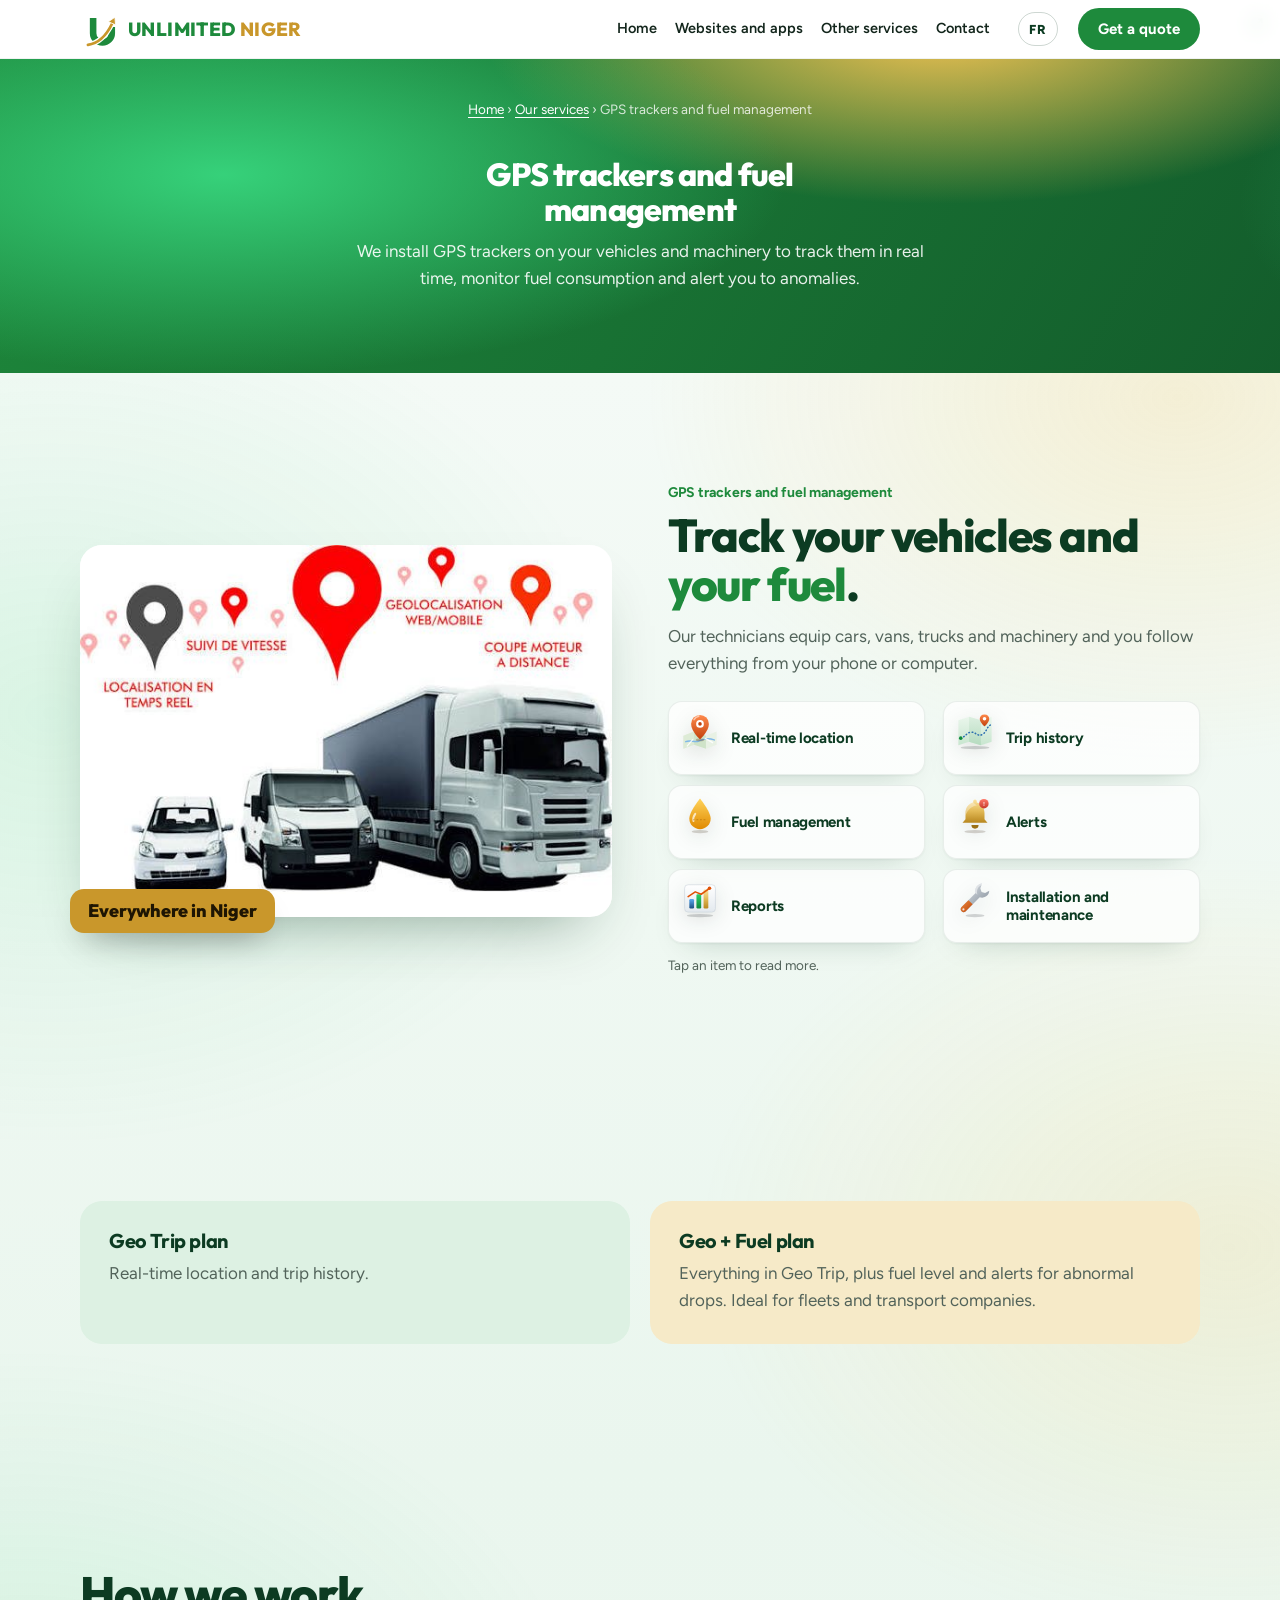
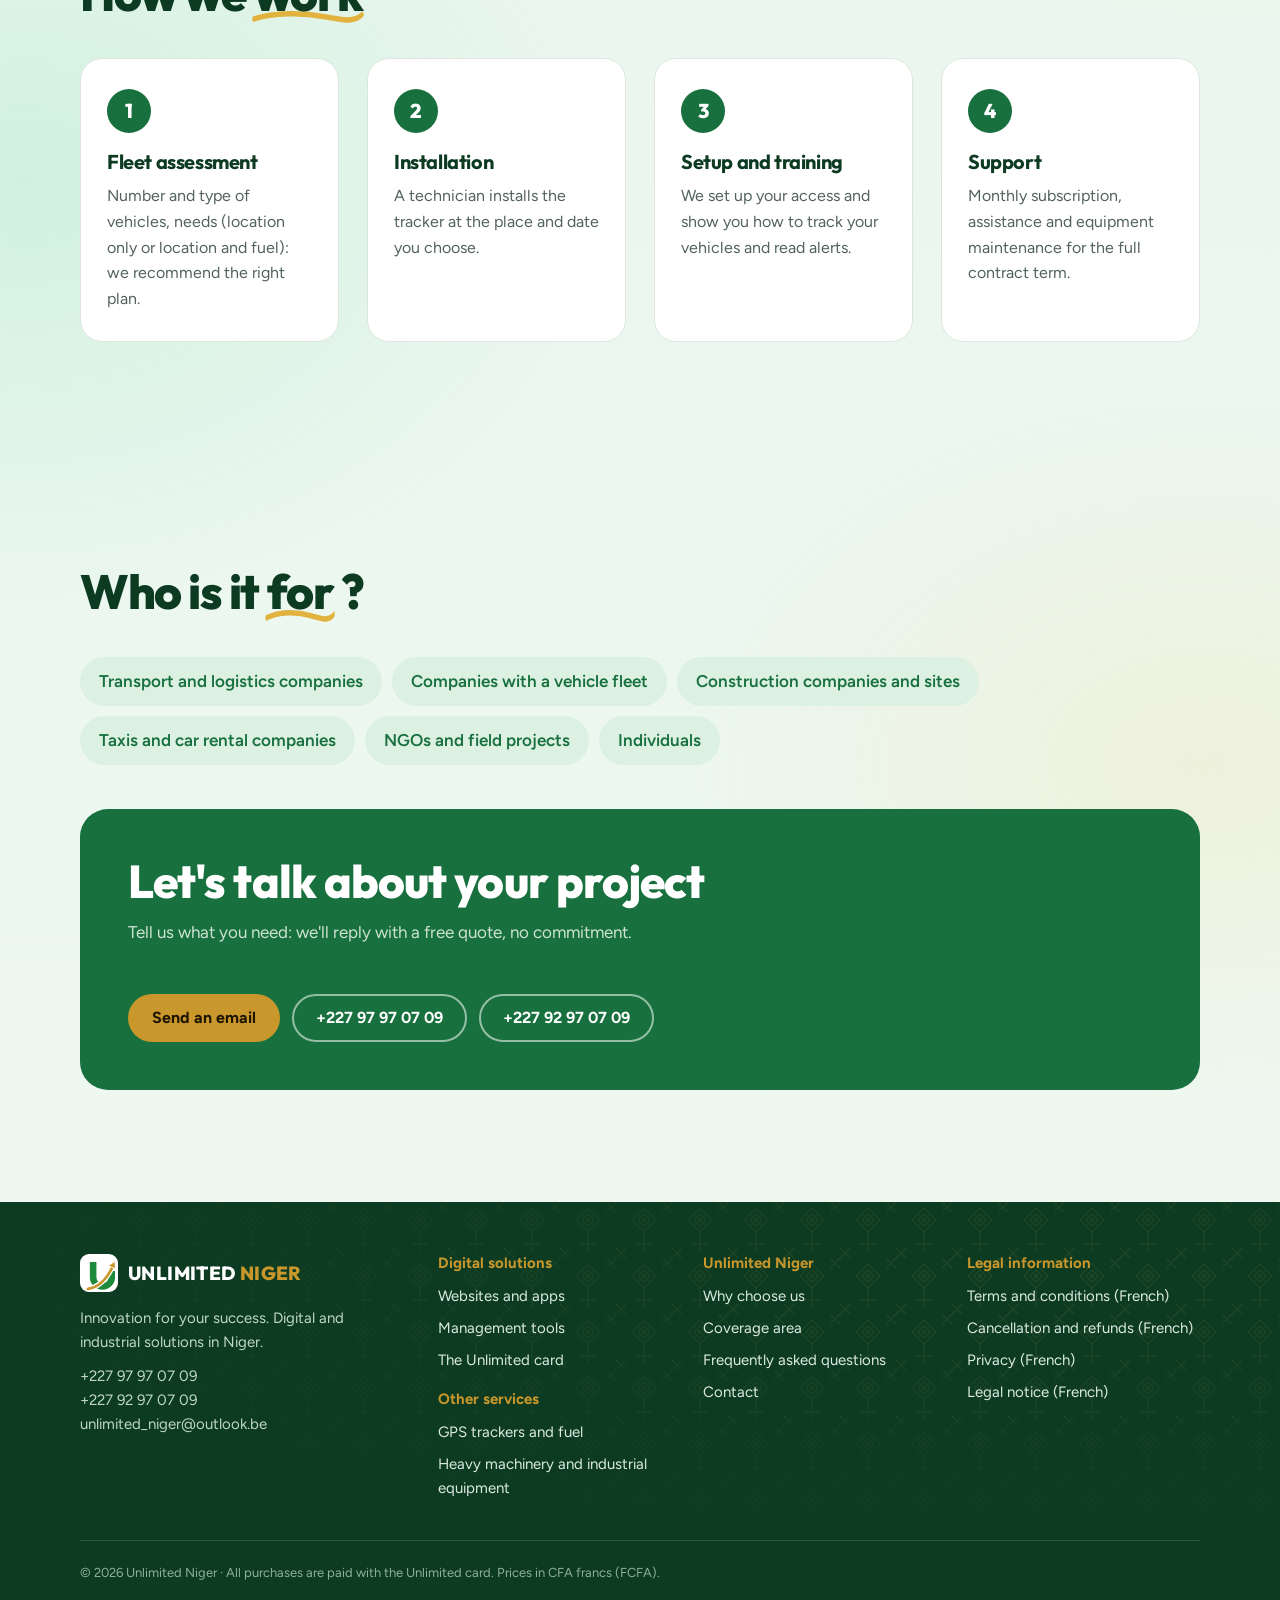
<file: gps-en.html>
<!doctype html>
<html lang="en">
<head>
<meta charset="utf-8">
<meta name="viewport" content="width=device-width, initial-scale=1">
<title>GPS trackers and fuel management | Unlimited Niger</title>
<meta name="description" content="We install GPS trackers on your vehicles and machinery to track them in real time, monitor fuel consumption and alert you to anomalies.">
<meta property="og:title" content="GPS trackers and fuel management | Unlimited Niger"><meta property="og:description" content="We install GPS trackers on your vehicles and machinery to track them in real time, monitor fuel consumption and alert you to anomalies."><meta property="og:image" content="https://unlimitedniger.com/UnlimitedNiger-icone.png">
<link rel="icon" href="UnlimitedNiger-icone.png">
<link rel="canonical" href="https://unlimitedniger.com/gps-en.html">
<meta property="og:url" content="https://unlimitedniger.com/gps-en.html">
<link rel="preconnect" href="https://fonts.googleapis.com"><link rel="preconnect" href="https://fonts.gstatic.com" crossorigin>
<link href="https://fonts.googleapis.com/css2?family=Outfit:wght@500;600;700;800&family=Figtree:wght@400;500;600;700&display=swap" rel="stylesheet">
<link rel="stylesheet" href="style.css?v=34d8f2ec">
<script>document.documentElement.classList.add('js')</script>

</head>
<body>
<header class="top"><div class="wrap">
  <a class="brand" href="index-en.html" aria-label="Unlimited Niger, home"><svg viewBox="0 0 110 110" aria-hidden="true"><rect width="110" height="110" rx="26" fill="#fff"/><g transform="translate(5 5)">
<path d="M33 18 V62 A27 27 0 0 0 87 62 V44" fill="none" stroke="#1E8A3C" stroke-width="19"/>
<path d="M18 96 C46 92 70 72 88 34" fill="none" stroke="#fff" stroke-width="15" stroke-linecap="round"/>
<path d="M18 96 C46 92 70 72 88 34" fill="none" stroke="#C9972B" stroke-width="8" stroke-linecap="round"/>
<path d="M96 16 L77 29 L98 38 Z" fill="#C9972B" stroke="#fff" stroke-width="2.5" stroke-linejoin="round"/></g></svg><b>UNLIMITED <span>NIGER</span></b></a>
  <nav aria-label="Services"><a href="index-en.html">Home</a><a href="sites-web-en.html">Websites and apps</a><a href="index-en.html#services">Other services</a><a href="index-en.html#contact">Contact</a></nav>
  <a class="lang" href="gps.html" hreflang="fr" lang="fr" aria-label="Version française">FR</a>
  <a class="btn btn-green hd-cta" href="index-en.html#contact" data-expert>Get a quote</a>
  <a class="hd-mini" href="index-en.html#contact" data-expert>Quote</a>
  <button type="button" class="burger" id="burger" aria-label="Open menu" aria-expanded="false" aria-controls="mnav"><span></span><span></span><span></span></button>
</div>
<nav class="mnav" id="mnav" aria-label="Menu" hidden><div class="wrap mn-in">
  <div class="mn-brand"><svg viewBox="0 0 110 110" aria-hidden="true"><rect width="110" height="110" rx="26" fill="#fff"/><g transform="translate(5 5)">
<path d="M33 18 V62 A27 27 0 0 0 87 62 V44" fill="none" stroke="#1E8A3C" stroke-width="19"/>
<path d="M18 96 C46 92 70 72 88 34" fill="none" stroke="#fff" stroke-width="15" stroke-linecap="round"/>
<path d="M18 96 C46 92 70 72 88 34" fill="none" stroke="#C9972B" stroke-width="8" stroke-linecap="round"/>
<path d="M96 16 L77 29 L98 38 Z" fill="#C9972B" stroke="#fff" stroke-width="2.5" stroke-linejoin="round"/></g></svg><b>UNLIMITED <span>NIGER</span></b><small>Your digital partner in Niger</small></div>
  <div class="mn-links"><a href="index-en.html">Home</a><a href="sites-web-en.html">Websites and apps</a><a href="index-en.html#offres">Management tools</a><a href="index-en.html#zone">Coverage area</a><a href="index-en.html#contact">Contact</a></div>
  <div class="mn-more"><span>Other services</span><a href="gps-en.html">GPS trackers and fuel</a><a href="materiel-industriel-en.html">Heavy machinery and industrial equipment</a></div>
  <div class="mn-ct"><a href="tel:+22797970709">+227 97 97 07 09</a><a href="tel:+22792970709">+227 92 97 07 09</a><a href="mailto:unlimited_niger@outlook.be">unlimited_niger@outlook.be</a></div>
  <a class="lang mn-lang" href="gps.html" hreflang="fr" lang="fr">Version française</a>
  <a class="btn btn-gold mn-go" href="index-en.html#projet">Get a free quote</a>
</div></nav></header>
<main>
<div class="pg pg-gps" data-svc="GPS trackers and fuel management"><section class="bhero bh-svc s-gps" aria-label="GPS trackers and fuel management">
  <div class="bh-bg" aria-hidden="true"></div>
  <div class="wrap bh-in">
    <nav class="crumbs" aria-label="Breadcrumb"><a href="index-en.html">Home</a> › <a href="index-en.html#services">Our services</a> › <span>GPS trackers and fuel management</span></nav>
    <h1 class="bh-title">GPS trackers and fuel management</h1>
    <p class="bh-lead">We install GPS trackers on your vehicles and machinery to track them in real time, monitor fuel consumption and alert you to anomalies.</p>
  </div>
</section>
<div class="suite">
<section class="block svc-zz"><div class="wrap zz">
  <div class="zz-img"><img decoding="async" src="gps-vehicules.jpg" alt="" width="600" height="420" loading="lazy"><span class="zz-badge">Everywhere in Niger</span></div>
  <div class="zz-txt">
    <p class="zz-kicker">GPS trackers and fuel management</p>
    <h2>Track your vehicles and <em>your fuel</em>.</h2>
    <p>Our technicians equip cars, vans, trucks and machinery and you follow everything from your phone or computer.</p>
    <ul class="zz-list zoomable"><li><button type="button" class="offer" aria-haspopup="dialog"><span class="ic ri-ic"><svg viewBox="0 0 64 64" class="ri" aria-hidden="true"><defs>
<linearGradient id="riPn_23" x1="0" y1="0" x2="0" y2="1"><stop offset="0" stop-color="#FF8A4C"/><stop offset="1" stop-color="#C2410C"/></linearGradient></defs>
<path d="M4 40l18-7 20 7 18-7v22l-18 7-20-7-18 7z" fill="#E8F1E4"/>
<path d="M22 33l20 7v22l-20-7z" fill="#CFE3C8"/><path d="M4 40l18-7v22L4 62z" fill="#DDEBD6"/>
<path d="M8 50c8-4 14 2 22-1s14-6 26-2" fill="none" stroke="#7FB8E8" stroke-width="2.4" stroke-linecap="round"/>
<path d="M10 58l10-12M40 44l14 8" stroke="#fff" stroke-width="2" opacity=".9"/>
<ellipse cx="32" cy="47" rx="7" ry="2.4" fill="#5A2A0A" opacity=".3"/>
<path d="M32 46S17 32 17 20a15 15 0 0 1 30 0c0 12-15 26-15 26z" fill="url(#riPn_23)"/>
<circle cx="32" cy="20" r="6.5" fill="#fff"/><circle cx="32" cy="20" r="3" fill="#C2410C"/>
<path d="M22 13a12 12 0 0 1 8-6" fill="none" stroke="#fff" stroke-width="2.6" stroke-linecap="round" opacity=".55"/></svg></span><h3>Real-time location</h3><p>See where your vehicles are at any time, from your phone or computer.</p></button></li><li><button type="button" class="offer" aria-haspopup="dialog"><span class="ic ri-ic"><svg viewBox="0 0 64 64" class="ri" aria-hidden="true"><defs><linearGradient id="mpA_24" x1="0" y1="0" x2="0" y2="1"><stop offset="0" stop-color="#EAF6EC"/><stop offset="1" stop-color="#C8E6CF"/></linearGradient><linearGradient id="mpB_24" x1="0" y1="0" x2="0" y2="1"><stop offset="0" stop-color="#DCEFE0"/><stop offset="1" stop-color="#B5DBBF"/></linearGradient><linearGradient id="mpP_24" x1="0" y1="0" x2="0" y2="1"><stop offset="0" stop-color="#FF8A4C"/><stop offset="1" stop-color="#C2410C"/></linearGradient></defs><ellipse cx="32" cy="60" rx="24" ry="2.6" fill="#1C2228" opacity=".18"/><path d="M4 14l18-6 20 6 18-6v42l-18 6-20-6-18 6z" fill="url(#mpA_24)"/><path d="M22 8v42l20 6V14z" fill="url(#mpB_24)"/><path d="M8 44c8-2 10-10 18-10s10 8 18 4 8-14 14-16" fill="none" stroke="#2C6FB0" stroke-width="2.6" stroke-dasharray="1 4.5" stroke-linecap="round"/><path d="M48 4c-5 0-8 3.6-8 7.6 0 5.6 8 12.4 8 12.4s8-6.8 8-12.4C56 7.6 53 4 48 4z" fill="url(#mpP_24)"/><circle cx="48" cy="11.5" r="3" fill="#fff"/><circle cx="8" cy="44" r="3" fill="#0E8A3C"/></svg></span><h3>Trip history</h3><p>Review trips, stops and kilometers driven by each vehicle.</p></button></li><li><button type="button" class="offer" aria-haspopup="dialog"><span class="ic ri-ic"><svg viewBox="0 0 64 64" class="ri" aria-hidden="true"><defs><linearGradient id="drF_25" x1="0" y1="0" x2="0" y2="1"><stop offset="0" stop-color="#FFD45C"/><stop offset="1" stop-color="#E08A00"/></linearGradient></defs><ellipse cx="32" cy="60" rx="14" ry="2.6" fill="#2A1E05" opacity=".18"/><path d="M32 4C32 4 14 26 14 38a18 18 0 0 0 36 0C50 26 32 4 32 4z" fill="url(#drF_25)"/><path d="M24 30c-3 4-4 8-3 12" fill="none" stroke="#fff" stroke-width="3.4" stroke-linecap="round" opacity=".7"/><path d="M20 40h24" stroke="#9A5A00" stroke-width="2" stroke-dasharray="3 3" opacity=".45"/></svg></span><h3>Fuel management</h3><p>Track the fuel level in your tanks and the consumption of each vehicle.</p></button></li><li><button type="button" class="offer" aria-haspopup="dialog"><span class="ic ri-ic"><svg viewBox="0 0 64 64" class="ri" aria-hidden="true"><defs><linearGradient id="blG_26" x1="0" y1="0" x2="0" y2="1"><stop offset="0" stop-color="#FBE3A1"/><stop offset=".5" stop-color="#E2B955"/><stop offset="1" stop-color="#B8871F"/></linearGradient><linearGradient id="blR_26" x1="0" y1="0" x2="0" y2="1"><stop offset="0" stop-color="#FF7A6B"/><stop offset="1" stop-color="#C63A2B"/></linearGradient></defs><ellipse cx="32" cy="60" rx="18" ry="2.6" fill="#2A1E05" opacity=".18"/><path d="M32 6a3 3 0 0 1 3 3v2c8 2 13 9 13 18v10l5 6H11l5-6V29c0-9 5-16 13-18V9a3 3 0 0 1 3-3z" fill="url(#blG_26)"/><path d="M29 11c-8 2-13 9-13 18v4c4-10 10-16 19-17z" fill="#fff" opacity=".35"/><path d="M26 49a6 6 0 0 0 12 0z" fill="#9A6F15"/><circle cx="47" cy="13" r="8" fill="url(#blR_26)"/><text x="47" y="16.5" text-anchor="middle" font-family="Arial,sans-serif" font-size="10" font-weight="800" fill="#fff">!</text></svg></span><h3>Alerts</h3><p>Get notified of any abnormal fuel drop, for example siphoning while the vehicle is parked.</p></button></li><li><button type="button" class="offer" aria-haspopup="dialog"><span class="ic ri-ic"><svg viewBox="0 0 64 64" class="ri" aria-hidden="true"><defs><linearGradient id="chP_27" x1="0" y1="0" x2="0" y2="1"><stop offset="0" stop-color="#FFFFFF"/><stop offset="1" stop-color="#E3E9EE"/></linearGradient><linearGradient id="chA_27" x1="0" y1="0" x2="0" y2="1"><stop offset="0" stop-color="#2FD06A"/><stop offset="1" stop-color="#0E8A3C"/></linearGradient><linearGradient id="chB_27" x1="0" y1="0" x2="0" y2="1"><stop offset="0" stop-color="#5AA9F0"/><stop offset="1" stop-color="#1D4F80"/></linearGradient><linearGradient id="chC_27" x1="0" y1="0" x2="0" y2="1"><stop offset="0" stop-color="#FBE3A1"/><stop offset=".5" stop-color="#E2B955"/><stop offset="1" stop-color="#B8871F"/></linearGradient></defs><ellipse cx="32" cy="60" rx="22" ry="2.6" fill="#1C2228" opacity=".18"/><rect x="6" y="8" width="52" height="46" rx="6" fill="url(#chP_27)" stroke="#C9D2DA"/><rect x="14" y="32" width="8" height="16" rx="2" fill="url(#chB_27)"/><rect x="26" y="24" width="8" height="24" rx="2" fill="url(#chA_27)"/><rect x="38" y="16" width="8" height="32" rx="2" fill="url(#chC_27)"/><path d="M12 28l12-8 10 4 14-10" fill="none" stroke="#E05206" stroke-width="2.6" stroke-linecap="round" stroke-linejoin="round"/><circle cx="48" cy="14" r="3" fill="#E05206"/></svg></span><h3>Reports</h3><p>Clear reports to control your fleet costs and better plan routes.</p></button></li><li><button type="button" class="offer" aria-haspopup="dialog"><span class="ic ri-ic"><svg viewBox="0 0 64 64" class="ri" aria-hidden="true"><defs><linearGradient id="wrM_28" x1="0" y1="0" x2="1" y2="1"><stop offset="0" stop-color="#E3E8ED"/><stop offset="1" stop-color="#7C8792"/></linearGradient><linearGradient id="wrH_28" x1="0" y1="0" x2="1" y2="1"><stop offset="0" stop-color="#F08A3C"/><stop offset="1" stop-color="#B8460E"/></linearGradient></defs><ellipse cx="32" cy="60" rx="16" ry="2.6" fill="#1C2228" opacity=".18"/><path d="M44 6a12 12 0 0 0-11 16L9 46a5 5 0 0 0 7 7l24-24a12 12 0 0 0 16-11l-7 4-6-2-2-6z" fill="url(#wrM_28)"/><path d="M9 46l12-12 7 7-12 12a5 5 0 0 1-7-7z" fill="url(#wrH_28)"/><path d="M44 6a12 12 0 0 0-11 16l3 3C34 16 38 10 44 9z" fill="#fff" opacity=".5"/><circle cx="12.5" cy="49.5" r="1.8" fill="#fff" opacity=".8"/></svg></span><h3>Installation and maintenance</h3><p>Our technicians install the device on your vehicle and handle support and maintenance.</p></button></li></ul>
    <p class="zz-hint">Tap an item to read more.</p>
  </div>
</div></section>
<section class="block" style="padding-top:0"><div class="wrap"><div class="two">
  <div class="formule"><h3>Geo Trip plan</h3><p>Real-time location and trip history.</p></div>
  <div class="formule gold"><h3>Geo + Fuel plan</h3><p>Everything in Geo Trip, plus fuel level and alerts for abnormal drops. Ideal for fleets and transport companies.</p></div>
</div></div></section>
<section class="block alt"><div class="wrap">
  <div class="intro"><h2>How we <span class="mk">work</span></h2></div>
  <ol class="steps"><li><h3>Fleet assessment</h3><p>Number and type of vehicles, needs (location only or location and fuel): we recommend the right plan.</p></li><li><h3>Installation</h3><p>A technician installs the tracker at the place and date you choose.</p></li><li><h3>Setup and training</h3><p>We set up your access and show you how to track your vehicles and read alerts.</p></li><li><h3>Support</h3><p>Monthly subscription, assistance and equipment maintenance for the full contract term.</p></li></ol>
</div></section>
<section class="block"><div class="wrap">
  <div class="intro"><h2>Who is it <span class="mk">for</span> ?</h2></div>
  <ul class="who"><li>Transport and logistics companies</li><li>Companies with a vehicle fleet</li><li>Construction companies and sites</li><li>Taxis and car rental companies</li><li>NGOs and field projects</li><li>Individuals</li></ul>
  <div class="partner" style="margin-top:44px"><div><h2>Let's talk about your project</h2><p>Tell us what you need: we'll reply with a free quote, no commitment.</p>
    <div class="cta" style="display:flex;flex-wrap:wrap;gap:12px;margin-top:24px"><a class="btn btn-gold" href="mailto:unlimited_niger@outlook.be?subject=Devis%20balises%20GPS">Send an email</a><a class="btn btn-line" href="tel:+22797970709">+227 97 97 07 09</a><a class="btn btn-line" href="tel:+22792970709">+227 92 97 07 09</a></div></div></div>
</div></section></div></div>
</main>
<div class="mbar" aria-label="Quick contact"><a href="tel:+22797970709"><svg viewBox="0 0 24 24" width="18" height="18" fill="none" stroke="currentColor" stroke-width="2" stroke-linecap="round" stroke-linejoin="round" aria-hidden="true"><path d="M5 4h4l2 5-2.5 1.5a11 11 0 0 0 5 5L15 13l5 2v4a2 2 0 0 1-2 2A16 16 0 0 1 3 6a2 2 0 0 1 2-2"/></svg>Call</a><a class="go" href="index-en.html#contact" data-expert>Get a quote</a></div>
<dialog class="zoom" id="zoom" aria-label="Details"><div class="zm-in"><button type="button" class="zm-x" aria-label="Close">×</button><div class="zm-body"></div></div></dialog>
<dialog class="expert" id="expert" aria-labelledby="ex-t">
  <form method="dialog" class="ex-in" id="exf">
    <div class="ex-head"><h2 id="ex-t">Get a quote</h2><button type="button" class="ex-x" id="exx" aria-label="Close">×</button></div>
    <p class="ex-sub">Describe your needs: we'll call you back with a free quote.</p>
    <label for="ex-name">Full name<input id="ex-name" name="nom" required autocomplete="name"></label>
    <label for="ex-tel">Phone<input id="ex-tel" name="tel" required inputmode="tel" autocomplete="tel" placeholder="+227 …"></label>
    <label for="ex-org">Company (optional)<input id="ex-org" name="entreprise" autocomplete="organization"></label>
    <label for="ex-svc">Service<select id="ex-svc" name="service"><option>Websites and apps</option><option>GPS trackers and fuel management</option><option>Rental, sales and industry</option><option>Unlimited Niger app</option><option>Other request</option></select></label>
    <label for="ex-msg">Your message<textarea id="ex-msg" name="message" rows="3" placeholder="E.g. a website for my shop, 5 vehicles to equip…"></textarea></label>
    <button class="btn btn-green ex-go" type="submit">Send my request</button>
    <p class="ex-note">Your email app opens with the request already written: just press send. You can also call us at <a href="tel:+22797970709">+227 97 97 07 09</a>.</p>
  </form>
</dialog>
<script>
(() => {
  const still = matchMedia('(prefers-reduced-motion: reduce)').matches;
  const top = document.querySelector('.top');
  const bg = document.getElementById('burger'), mn = document.getElementById('mnav');
  const setMenu = (o) => { mn.hidden = !o; bg.setAttribute('aria-expanded', String(o)); bg.setAttribute('aria-label', o ? 'Close menu' : 'Open menu'); top.classList.toggle('menu-open', o); document.documentElement.classList.toggle('no-scroll', o); };
  bg.onclick = () => setMenu(mn.hidden);
  // Fenêtre « Demander un devis » : prépare un e-mail avec la demande
  const dlg = document.getElementById('expert');
  if (dlg && dlg.showModal) {
    document.querySelectorAll('[data-expert]').forEach((a) => a.addEventListener('click', (e) => { e.preventDefault(); setMenu(false); const sv = document.querySelector('[data-svc]'); const k = sv && sv.dataset.svc; if (k) dlg.querySelector('#ex-svc').value = k; dlg.showModal(); }));
    document.getElementById('exx').onclick = () => dlg.close();
    dlg.addEventListener('click', (e) => { if (e.target === dlg) dlg.close(); });
    document.getElementById('exf').addEventListener('submit', (e) => { e.preventDefault(); const f = new FormData(e.target);
      const body = `Name: ${f.get('nom')}
Phone: ${f.get('tel')}
Company: ${f.get('entreprise') || '-'}
Service: ${f.get('service')}

${f.get('message') || ''}`;
      location.href = 'mailto:unlimited_niger@outlook.be?subject=' + encodeURIComponent('Quote request: ' + f.get('service')) + '&body=' + encodeURIComponent(body);
      e.target.querySelector('.ex-note').innerHTML = `<b>Your email app has opened with your request.</b> Press send so it reaches us, or call <a href="tel:+22797970709">+227 97 97 07 09</a>.`; });
  }
  // Formulaire « Vous avez un projet ? » : prépare un e-mail avec la demande
  const pjf = document.getElementById('pjf');
  if (pjf) pjf.addEventListener('submit', (e) => { e.preventDefault(); const f = new FormData(pjf);
    const body = `Name: ${f.get('nom')}
Phone: ${f.get('tel')}
Service: ${f.get('service')}
City or region: ${f.get('ville')}

${f.get('message') || ''}`;
    location.href = 'mailto:unlimited_niger@outlook.be?subject=' + encodeURIComponent('Quote request: ' + f.get('service')) + '&body=' + encodeURIComponent(body);
    pjf.querySelector('.pj-note').innerHTML = '<b>Your email app has opened with your request.</b> Press send so it reaches us, or call <a href="tel:+22797970709">+227 97 97 07 09</a>.'; });
  // Carte du Niger : les vecteurs se dessinent quand la carte apparaît
  const zmap = document.querySelector('.zone-map');
  if (zmap) { if ('IntersectionObserver' in window) { const zo = new IntersectionObserver((es) => { if (es[0].isIntersecting) { zmap.classList.add('drawn'); zo.disconnect(); } }, { threshold: 0.35 }); zo.observe(zmap); } else zmap.classList.add('drawn'); }
  // En-tête : le mot doré change (digitales, GPS et carburant, industrielles)
  const rot = document.querySelector('.bh-title .rot');
  if (rot && !still) { const w = rot.dataset.rot.split('|'); rot.innerHTML = w.map((x, i) => `<i${i ? '' : ' class="on"'}>${x}</i>`).join(''); rot.classList.add('go');
    const it = [...rot.children]; let k = 0;
    setTimeout(() => setInterval(() => { it[k].className = 'out'; k = (k + 1) % it.length; it[k].className = 'on'; setTimeout(() => it.forEach((x, j) => { if (j !== k) x.className = ''; }), 450); }, 2200), 2400); }
  // En-tête : 4 scènes digitales qui tournent toutes les 4 s
  const hx = document.querySelector('.hx3');
  if (hx) {
    const sc = [...hx.querySelectorAll('.sc')], tb = [...hx.querySelectorAll('.hx-tabs button')], rw = [...hx.querySelectorAll('.hx-rot i')]; let k = 0, timer = null;
    const show = (n) => { sc[k].classList.remove('on'); tb[k].classList.remove('on'); rw[k].className = 'out'; const o = k; k = n; void sc[k].offsetWidth; sc[k].classList.add('on'); tb[k].classList.add('on'); rw[k].className = 'on'; setTimeout(() => { if (rw[o] !== rw[k]) rw[o].className = ''; }, 500); };
    const play = () => { if (!still && !timer) timer = setInterval(() => show((k + 1) % sc.length), 4000); };
    tb.forEach((b, i) => (b.onclick = () => { clearInterval(timer); timer = null; show(i); play(); }));
    document.addEventListener('visibilitychange', () => { if (document.hidden) { clearInterval(timer); timer = null; } else play(); });
    if (still) hx.classList.add('still'); play();
  }
  // Cartes de services : elles montent et se superposent au défilement (sans changer les cartes)
  const bts = [...document.querySelectorAll('.bento > .bt')];
  if (bts.length && !still) { let tk = false;
    const upd = () => { tk = false; bts.forEach((c) => { const a = c.getBoundingClientRect(); const nx = bts.find((x) => x.getBoundingClientRect().top > a.top + 8);
      if (!nx) { c.style.removeProperty('--s'); return; } const t = nx.getBoundingClientRect().top; const cover = Math.max(0, Math.min(1, (a.bottom - t) / a.height));
      c.style.setProperty('--s', (1 - cover * 0.05).toFixed(3)); c.style.setProperty('--dim', (cover * 0.12).toFixed(3)); }); };
    addEventListener('scroll', () => { if (!tk) { tk = true; requestAnimationFrame(upd); } }, { passive: true }); upd(); }
  // Cartes de services : transitions au défilement (texte, points clés, image)
  const ucs = [...document.querySelectorAll('.bento-uni > .uc')];
  if (ucs.length && 'IntersectionObserver' in window && !still) {
    ucs.forEach((c) => c.classList.add('fx'));
    const fo = new IntersectionObserver((es) => es.forEach((e) => { if (e.isIntersecting) { e.target.classList.add('fx-in'); fo.unobserve(e.target); } }), { threshold: 0.25 });
    ucs.forEach((c) => fo.observe(c));
    let tk = false; const par = () => { tk = false; ucs.forEach((c) => { const r = c.getBoundingClientRect(); const k = Math.max(-1, Math.min(1, (r.top + r.height / 2 - innerHeight / 2) / innerHeight)); c.style.setProperty('--par', k.toFixed(3)); }); };
    addEventListener('scroll', () => { if (!tk) { tk = true; requestAnimationFrame(par); } }, { passive: true }); par();
  }
  // Cartes d'offres : un toucher agrandit la carte pour lire le détail
  const zoom = document.getElementById('zoom');
  if (zoom && zoom.showModal) {
    document.querySelectorAll('.zoomable .offer').forEach((c) => c.addEventListener('click', () => {
      const box = c.closest('.zoomable'); const more = box.dataset.more;
      zoom.querySelector('.zm-body').innerHTML = c.innerHTML + (more ? `<a class="btn btn-green zm-more" href="${more}">Learn more</a>` : '');
      zoom.className = 'zoom ' + ([...(c.closest('.pg') || box).classList].find((x) => x.startsWith('pg-')) || ''); zoom.showModal(); }));
    zoom.querySelector('.zm-x').onclick = () => zoom.close();
    zoom.addEventListener('click', (e) => { if (e.target === zoom) zoom.close(); });
  }
  // « Ce que nous proposons » : onglets qui changent tout seuls toutes les 5 s
  const ofs = document.getElementById('offres'); const ot = [...document.querySelectorAll('.of-t')];
  const showOf = (t) => { ot.forEach((x) => x.setAttribute('aria-selected', String(x === t)));
    document.querySelectorAll('.of-p').forEach((p) => { p.hidden = p.dataset.op !== t.dataset.of; });
    const bar = t.parentElement; bar.scrollTo({ left: t.offsetLeft - 16, behavior: 'smooth' }); };
  ot.forEach((t) => (t.onclick = () => showOf(t)));
  if (ofs && ot.length > 1 && !matchMedia('(prefers-reduced-motion: reduce)').matches) {
    let timer = null, k = 0;
    const tick = () => { k = (k + 1) % ot.length; showOf(ot[k]); };
    const start = () => { if (timer || !ofs.classList.contains('auto')) return; ofs.classList.add('run'); timer = setInterval(tick, 5000); };
    const stop = () => { clearInterval(timer); timer = null; ofs.classList.remove('run'); };
    ofs.classList.add('auto');
    ofs.addEventListener('pointerdown', () => { stop(); ofs.classList.remove('auto'); });
    ofs.addEventListener('keydown', () => { stop(); ofs.classList.remove('auto'); });
    new IntersectionObserver((e) => (e[0].isIntersecting ? start() : stop()), { threshold: 0.4 }).observe(ofs);
  }
  // Chiffres qui comptent de 0 à leur valeur
  const nums = document.querySelectorAll('.why-nums b');
  if (nums.length && 'IntersectionObserver' in window && !matchMedia('(prefers-reduced-motion: reduce)').matches) {
    const io = new IntersectionObserver((es) => es.forEach((e) => { if (!e.isIntersecting) return; io.unobserve(e.target);
      const el = e.target, txt = el.textContent, n = parseInt(txt, 10), suf = txt.replace(/^\d+/, ''); if (!n) return;
      const t0 = performance.now(); const step = (t) => { const k = Math.min(1, (t - t0) / 900); el.textContent = Math.round(n * (1 - Math.pow(1 - k, 3))) + suf; if (k < 1) requestAnimationFrame(step); }; requestAnimationFrame(step); }), { threshold: 0.6 });
    nums.forEach((b) => io.observe(b));
  }
  // Onglets « Pourquoi nous choisir »
  const wt = [...document.querySelectorAll('.why-tabs [role=tab]')];
  const showWhy = (k) => wt.forEach((t, i) => { t.setAttribute('aria-selected', String(i === k)); document.getElementById('wp' + i).hidden = i !== k; });
  if (wt.length) { wt.forEach((t, i) => (t.onclick = () => showWhy(i))); showWhy(0); } mn.querySelectorAll('a').forEach((a) => a.addEventListener('click', () => setMenu(false)));
  const onScroll = () => top.classList.toggle('scrolled', scrollY > 8); onScroll(); addEventListener('scroll', onScroll, { passive: true });
  const sel = '.intro, .tcard, .pcard, .bt:not(.uc), .why, .stats .wrap > div, .offer, .case, .stack > div, .values > div, .steps li, .faq details, .partner, .contact > div, .about > div:first-child, .who li, .formule, .doc h2, .why-card, .why-nums > div, .zone-txt, .zone-map-box, .pj-txt, .pj-form, .zz-img, .zz-txt, .zone-list li, .car-solo .slide-txt, .car-solo .stage, .ct-partner, .bento-h';
  const els = [...document.querySelectorAll(sel)];
  els.forEach((el) => { const sib = [...el.parentElement.children].filter((x) => x.matches(sel)); el.style.setProperty('--d', Math.min(sib.indexOf(el), 6) * 80 + 'ms'); el.classList.add('rv'); });
  if (still || !('IntersectionObserver' in window)) { els.forEach((el) => el.classList.add('in')); return; }
  const io = new IntersectionObserver((list) => list.forEach((e) => { if (e.isIntersecting) { e.target.classList.add('in'); io.unobserve(e.target); } }), { rootMargin: '0px 0px -8% 0px', threshold: 0.08 });
  els.forEach((el) => io.observe(el));
})();
</script>
<footer><div class="wrap">
  <div><a class="brand" href="index-en.html"><svg viewBox="0 0 110 110" aria-hidden="true"><rect width="110" height="110" rx="26" fill="#fff"/><g transform="translate(5 5)">
<path d="M33 18 V62 A27 27 0 0 0 87 62 V44" fill="none" stroke="#1E8A3C" stroke-width="19"/>
<path d="M18 96 C46 92 70 72 88 34" fill="none" stroke="#fff" stroke-width="15" stroke-linecap="round"/>
<path d="M18 96 C46 92 70 72 88 34" fill="none" stroke="#C9972B" stroke-width="8" stroke-linecap="round"/>
<path d="M96 16 L77 29 L98 38 Z" fill="#C9972B" stroke="#fff" stroke-width="2.5" stroke-linejoin="round"/></g></svg><b>UNLIMITED <span>NIGER</span></b></a>
    <p style="margin-top:14px;max-width:36ch">Innovation for your success. Digital and industrial solutions in Niger.</p>
    <p style="margin-top:10px"><a href="tel:+22797970709">+227 97 97 07 09</a><br><a href="tel:+22792970709">+227 92 97 07 09</a><br><a href="mailto:unlimited_niger@outlook.be">unlimited_niger@outlook.be</a></p></div>
  <div><h4>Digital solutions</h4><ul><li><a href="sites-web-en.html">Websites and apps</a></li><li><a href="index-en.html#offres">Management tools</a></li><li><a href="index-en.html#application">The Unlimited card</a></li></ul><h4 class="ft-h2">Other services</h4><ul><li><a href="gps-en.html">GPS trackers and fuel</a></li><li><a href="materiel-industriel-en.html">Heavy machinery and industrial equipment</a></li></ul></div>
  <div><h4>Unlimited Niger</h4><ul><li><a href="index-en.html#pourquoi">Why choose us</a></li><li><a href="index-en.html#zone">Coverage area</a></li><li><a href="index-en.html#faq">Frequently asked questions</a></li><li><a href="index-en.html#contact">Contact</a></li></ul></div>
  <div><h4>Legal information</h4><ul><li><a href="conditions.html">Terms and conditions (French)</a></li><li><a href="remboursement.html">Cancellation and refunds (French)</a></li><li><a href="confidentialite.html">Privacy (French)</a></li><li><a href="mentions-legales.html">Legal notice (French)</a></li></ul></div>
  <p class="legal">© 2026 Unlimited Niger · All purchases are paid with the Unlimited card. Prices in CFA francs (FCFA).</p>
</div></footer>
</body>
</html>
</file>
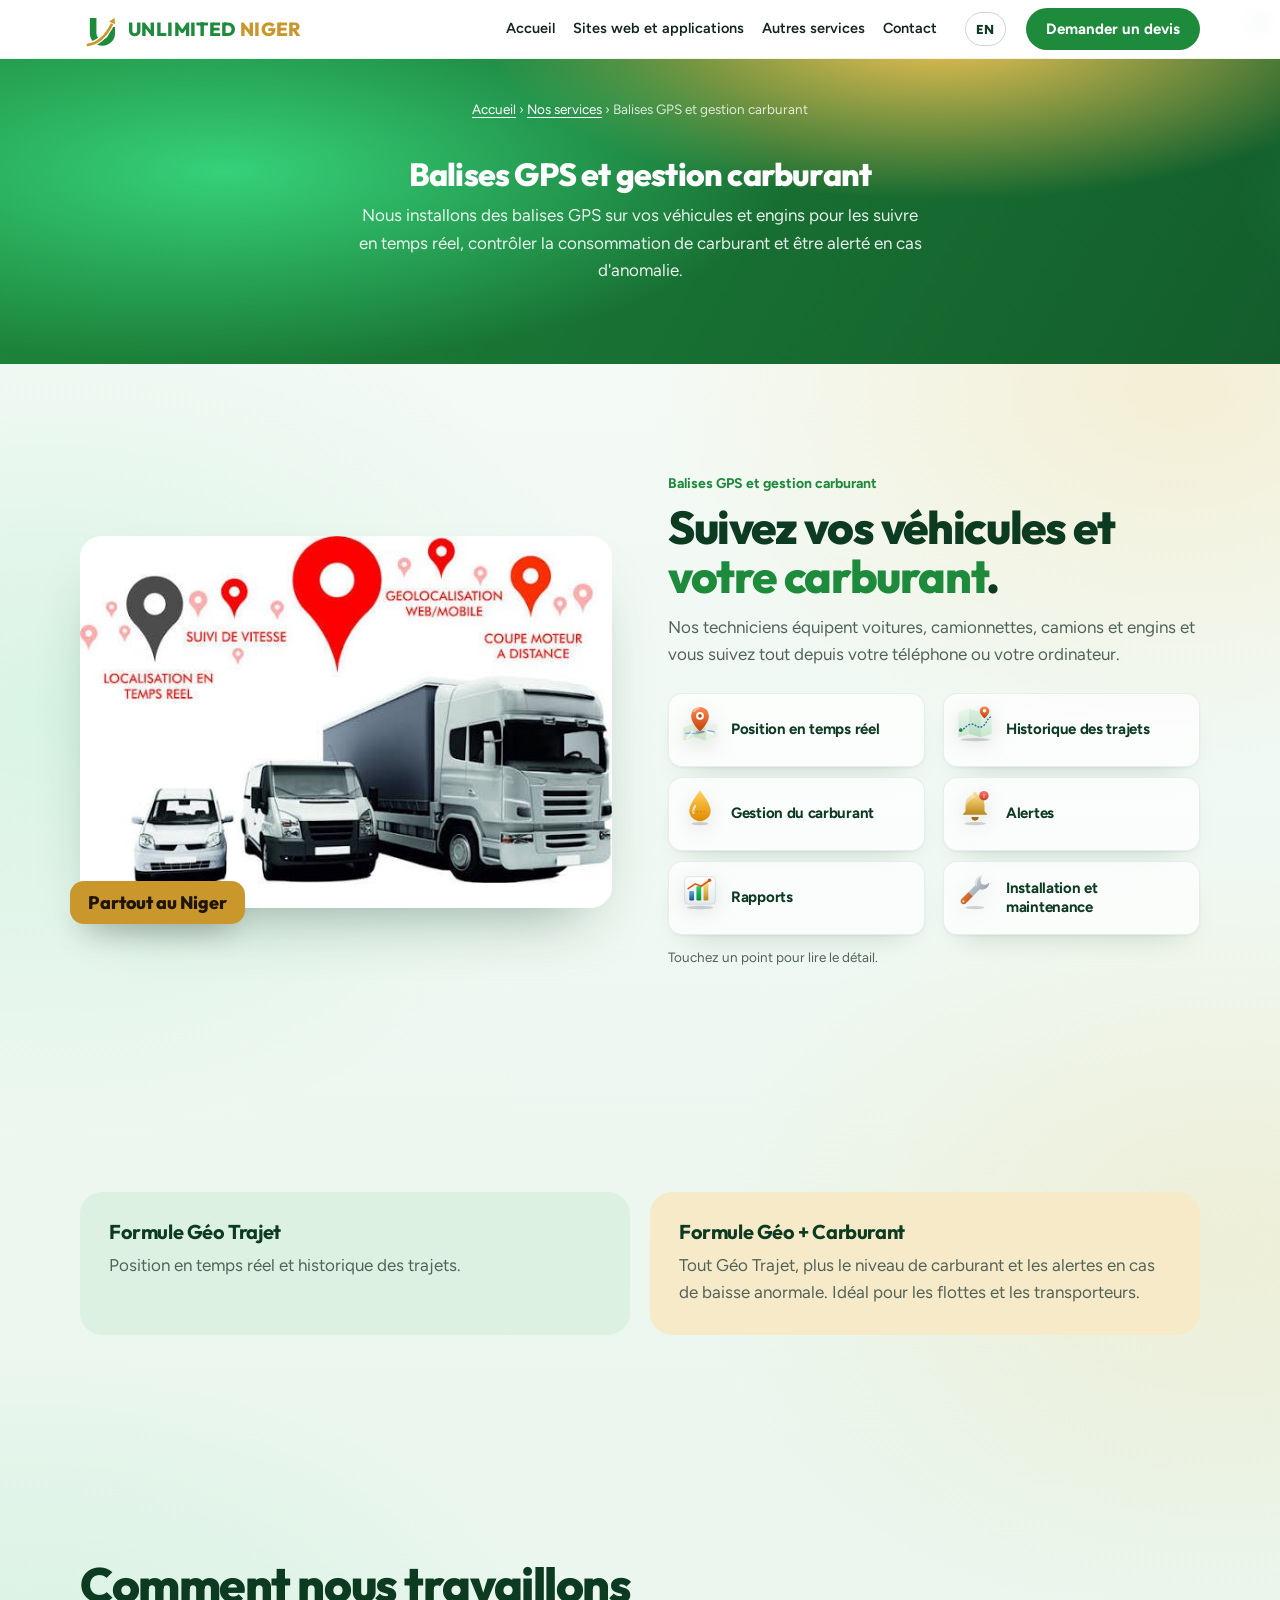
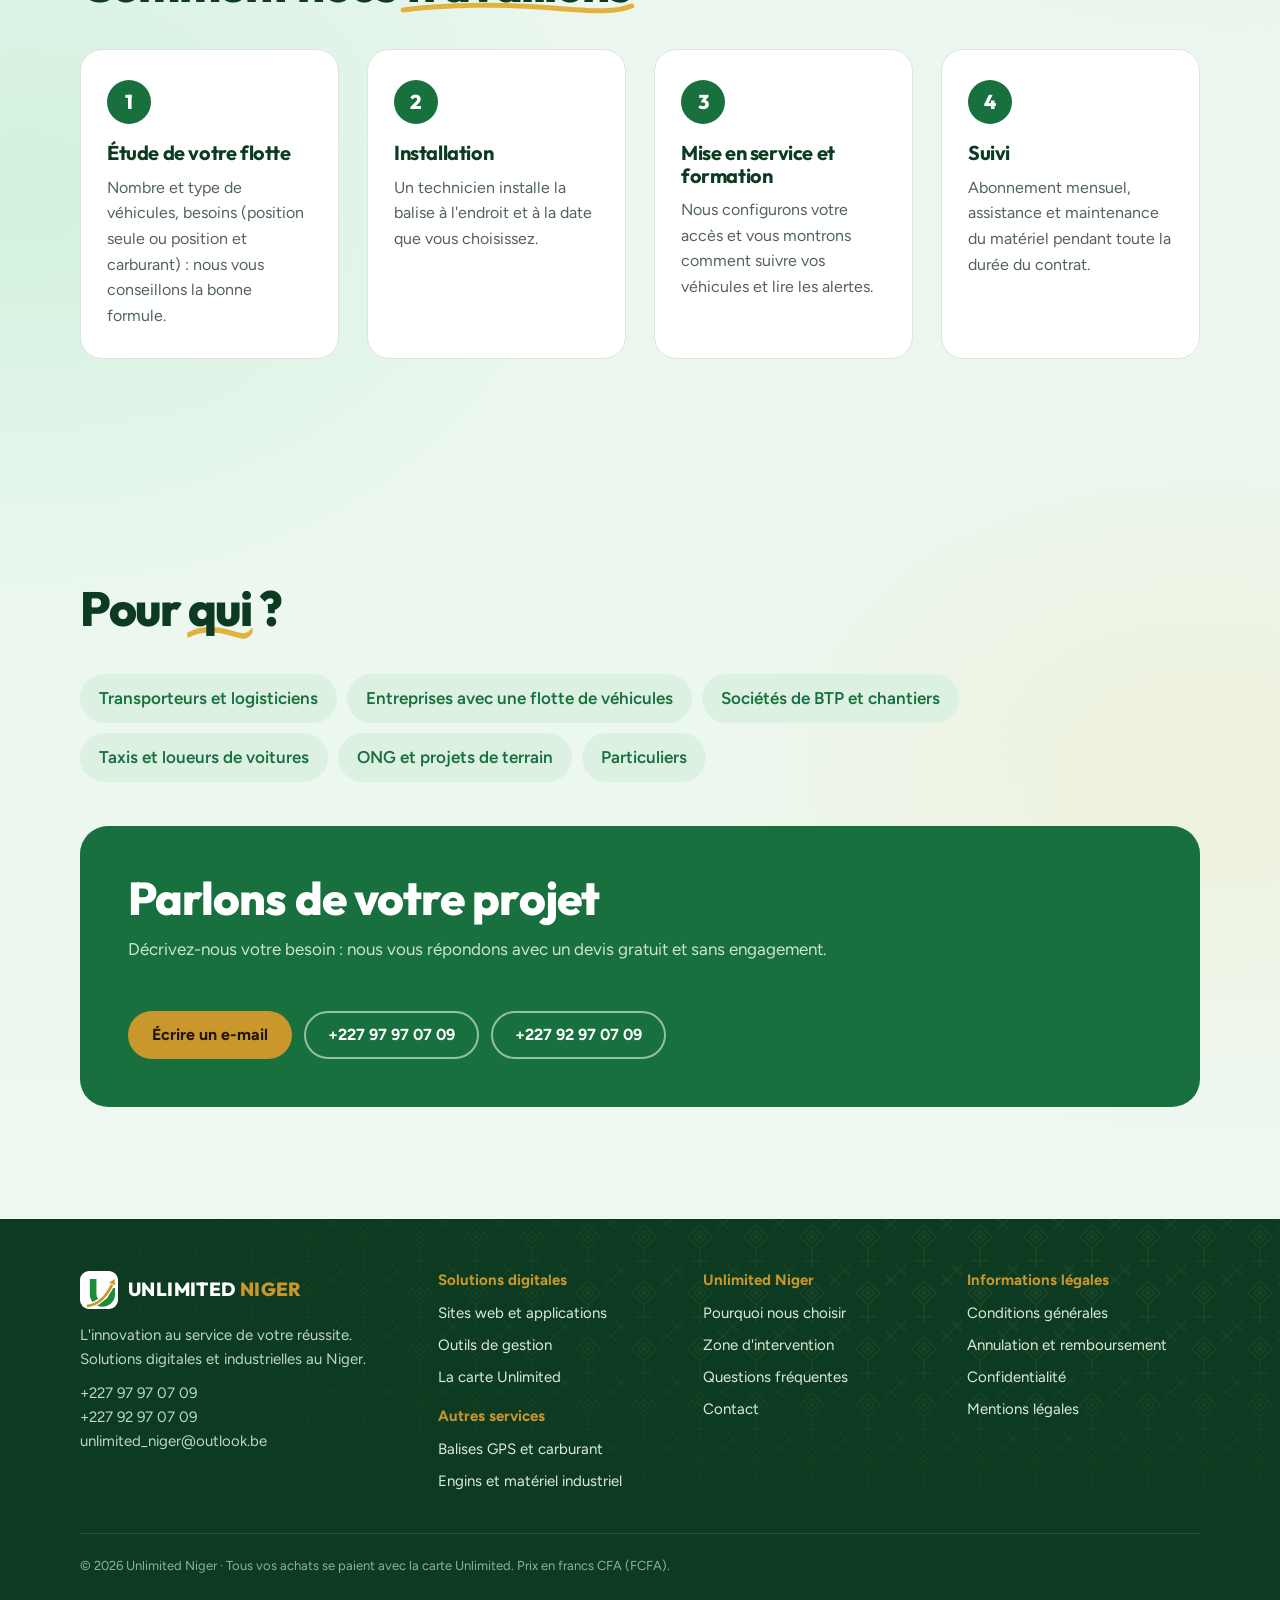
<file: gps.html>
<!doctype html>
<html lang="fr">
<head>
<meta charset="utf-8">
<meta name="viewport" content="width=device-width, initial-scale=1">
<title>Balises GPS et gestion carburant | Unlimited Niger</title>
<meta name="description" content="Nous installons des balises GPS sur vos véhicules et engins pour les suivre en temps réel, contrôler la consommation de carburant et être alerté en cas d'anomalie.">
<meta property="og:title" content="Balises GPS et gestion carburant | Unlimited Niger"><meta property="og:description" content="Nous installons des balises GPS sur vos véhicules et engins pour les suivre en temps réel, contrôler la consommation de carburant et être alerté en cas d'anomalie."><meta property="og:image" content="https://unlimitedniger.com/UnlimitedNiger-icone.png">
<link rel="icon" href="UnlimitedNiger-icone.png">
<link rel="canonical" href="https://unlimitedniger.com/gps.html">
<meta property="og:url" content="https://unlimitedniger.com/gps.html">
<link rel="preconnect" href="https://fonts.googleapis.com"><link rel="preconnect" href="https://fonts.gstatic.com" crossorigin>
<link href="https://fonts.googleapis.com/css2?family=Outfit:wght@500;600;700;800&family=Figtree:wght@400;500;600;700&display=swap" rel="stylesheet">
<link rel="stylesheet" href="style.css?v=34d8f2ec">
<script>document.documentElement.classList.add('js')</script>

</head>
<body>
<header class="top"><div class="wrap">
  <a class="brand" href="index.html" aria-label="Unlimited Niger, accueil"><svg viewBox="0 0 110 110" aria-hidden="true"><rect width="110" height="110" rx="26" fill="#fff"/><g transform="translate(5 5)">
<path d="M33 18 V62 A27 27 0 0 0 87 62 V44" fill="none" stroke="#1E8A3C" stroke-width="19"/>
<path d="M18 96 C46 92 70 72 88 34" fill="none" stroke="#fff" stroke-width="15" stroke-linecap="round"/>
<path d="M18 96 C46 92 70 72 88 34" fill="none" stroke="#C9972B" stroke-width="8" stroke-linecap="round"/>
<path d="M96 16 L77 29 L98 38 Z" fill="#C9972B" stroke="#fff" stroke-width="2.5" stroke-linejoin="round"/></g></svg><b>UNLIMITED <span>NIGER</span></b></a>
  <nav aria-label="Services"><a href="index.html">Accueil</a><a href="sites-web.html">Sites web et applications</a><a href="index.html#services">Autres services</a><a href="index.html#contact">Contact</a></nav>
  <a class="lang" href="gps-en.html" hreflang="en" lang="en" aria-label="English version">EN</a>
  <a class="btn btn-green hd-cta" href="index.html#contact" data-expert>Demander un devis</a>
  <a class="hd-mini" href="index.html#contact" data-expert>Devis</a>
  <button type="button" class="burger" id="burger" aria-label="Ouvrir le menu" aria-expanded="false" aria-controls="mnav"><span></span><span></span><span></span></button>
</div>
<nav class="mnav" id="mnav" aria-label="Menu" hidden><div class="wrap mn-in">
  <div class="mn-brand"><svg viewBox="0 0 110 110" aria-hidden="true"><rect width="110" height="110" rx="26" fill="#fff"/><g transform="translate(5 5)">
<path d="M33 18 V62 A27 27 0 0 0 87 62 V44" fill="none" stroke="#1E8A3C" stroke-width="19"/>
<path d="M18 96 C46 92 70 72 88 34" fill="none" stroke="#fff" stroke-width="15" stroke-linecap="round"/>
<path d="M18 96 C46 92 70 72 88 34" fill="none" stroke="#C9972B" stroke-width="8" stroke-linecap="round"/>
<path d="M96 16 L77 29 L98 38 Z" fill="#C9972B" stroke="#fff" stroke-width="2.5" stroke-linejoin="round"/></g></svg><b>UNLIMITED <span>NIGER</span></b><small>Votre partenaire digital au Niger</small></div>
  <div class="mn-links"><a href="index.html">Accueil</a><a href="sites-web.html">Sites web et applications</a><a href="index.html#offres">Outils de gestion</a><a href="index.html#zone">Zone d'intervention</a><a href="index.html#contact">Contact</a></div>
  <div class="mn-more"><span>Autres services</span><a href="gps.html">Balises GPS et carburant</a><a href="materiel-industriel.html">Engins et matériel industriel</a></div>
  <div class="mn-ct"><a href="tel:+22797970709">+227 97 97 07 09</a><a href="tel:+22792970709">+227 92 97 07 09</a><a href="mailto:unlimited_niger@outlook.be">unlimited_niger@outlook.be</a></div>
  <a class="lang mn-lang" href="gps-en.html" hreflang="en" lang="en">English version</a>
  <a class="btn btn-gold mn-go" href="index.html#projet">Demandez un devis gratuit</a>
</div></nav></header>
<main>
<div class="pg pg-gps" data-svc="Balises GPS et gestion carburant"><section class="bhero bh-svc s-gps" aria-label="Balises GPS et gestion carburant">
  <div class="bh-bg" aria-hidden="true"></div>
  <div class="wrap bh-in">
    <nav class="crumbs" aria-label="Fil d'Ariane"><a href="index.html">Accueil</a> › <a href="index.html#services">Nos services</a> › <span>Balises GPS et gestion carburant</span></nav>
    <h1 class="bh-title">Balises GPS et gestion carburant</h1>
    <p class="bh-lead">Nous installons des balises GPS sur vos véhicules et engins pour les suivre en temps réel, contrôler la consommation de carburant et être alerté en cas d'anomalie.</p>
  </div>
</section>
<div class="suite">
<section class="block svc-zz"><div class="wrap zz">
  <div class="zz-img"><img decoding="async" src="gps-vehicules.jpg" alt="" width="600" height="420" loading="lazy"><span class="zz-badge">Partout au Niger</span></div>
  <div class="zz-txt">
    <p class="zz-kicker">Balises GPS et gestion carburant</p>
    <h2>Suivez vos véhicules et <em>votre carburant</em>.</h2>
    <p>Nos techniciens équipent voitures, camionnettes, camions et engins et vous suivez tout depuis votre téléphone ou votre ordinateur.</p>
    <ul class="zz-list zoomable"><li><button type="button" class="offer" aria-haspopup="dialog"><span class="ic ri-ic"><svg viewBox="0 0 64 64" class="ri" aria-hidden="true"><defs>
<linearGradient id="riPn_23" x1="0" y1="0" x2="0" y2="1"><stop offset="0" stop-color="#FF8A4C"/><stop offset="1" stop-color="#C2410C"/></linearGradient></defs>
<path d="M4 40l18-7 20 7 18-7v22l-18 7-20-7-18 7z" fill="#E8F1E4"/>
<path d="M22 33l20 7v22l-20-7z" fill="#CFE3C8"/><path d="M4 40l18-7v22L4 62z" fill="#DDEBD6"/>
<path d="M8 50c8-4 14 2 22-1s14-6 26-2" fill="none" stroke="#7FB8E8" stroke-width="2.4" stroke-linecap="round"/>
<path d="M10 58l10-12M40 44l14 8" stroke="#fff" stroke-width="2" opacity=".9"/>
<ellipse cx="32" cy="47" rx="7" ry="2.4" fill="#5A2A0A" opacity=".3"/>
<path d="M32 46S17 32 17 20a15 15 0 0 1 30 0c0 12-15 26-15 26z" fill="url(#riPn_23)"/>
<circle cx="32" cy="20" r="6.5" fill="#fff"/><circle cx="32" cy="20" r="3" fill="#C2410C"/>
<path d="M22 13a12 12 0 0 1 8-6" fill="none" stroke="#fff" stroke-width="2.6" stroke-linecap="round" opacity=".55"/></svg></span><h3>Position en temps réel</h3><p>Voyez où se trouvent vos véhicules à tout moment, depuis votre téléphone ou votre ordinateur.</p></button></li><li><button type="button" class="offer" aria-haspopup="dialog"><span class="ic ri-ic"><svg viewBox="0 0 64 64" class="ri" aria-hidden="true"><defs><linearGradient id="mpA_24" x1="0" y1="0" x2="0" y2="1"><stop offset="0" stop-color="#EAF6EC"/><stop offset="1" stop-color="#C8E6CF"/></linearGradient><linearGradient id="mpB_24" x1="0" y1="0" x2="0" y2="1"><stop offset="0" stop-color="#DCEFE0"/><stop offset="1" stop-color="#B5DBBF"/></linearGradient><linearGradient id="mpP_24" x1="0" y1="0" x2="0" y2="1"><stop offset="0" stop-color="#FF8A4C"/><stop offset="1" stop-color="#C2410C"/></linearGradient></defs><ellipse cx="32" cy="60" rx="24" ry="2.6" fill="#1C2228" opacity=".18"/><path d="M4 14l18-6 20 6 18-6v42l-18 6-20-6-18 6z" fill="url(#mpA_24)"/><path d="M22 8v42l20 6V14z" fill="url(#mpB_24)"/><path d="M8 44c8-2 10-10 18-10s10 8 18 4 8-14 14-16" fill="none" stroke="#2C6FB0" stroke-width="2.6" stroke-dasharray="1 4.5" stroke-linecap="round"/><path d="M48 4c-5 0-8 3.6-8 7.6 0 5.6 8 12.4 8 12.4s8-6.8 8-12.4C56 7.6 53 4 48 4z" fill="url(#mpP_24)"/><circle cx="48" cy="11.5" r="3" fill="#fff"/><circle cx="8" cy="44" r="3" fill="#0E8A3C"/></svg></span><h3>Historique des trajets</h3><p>Retrouvez les trajets effectués, les arrêts et les kilomètres parcourus par chaque véhicule.</p></button></li><li><button type="button" class="offer" aria-haspopup="dialog"><span class="ic ri-ic"><svg viewBox="0 0 64 64" class="ri" aria-hidden="true"><defs><linearGradient id="drF_25" x1="0" y1="0" x2="0" y2="1"><stop offset="0" stop-color="#FFD45C"/><stop offset="1" stop-color="#E08A00"/></linearGradient></defs><ellipse cx="32" cy="60" rx="14" ry="2.6" fill="#2A1E05" opacity=".18"/><path d="M32 4C32 4 14 26 14 38a18 18 0 0 0 36 0C50 26 32 4 32 4z" fill="url(#drF_25)"/><path d="M24 30c-3 4-4 8-3 12" fill="none" stroke="#fff" stroke-width="3.4" stroke-linecap="round" opacity=".7"/><path d="M20 40h24" stroke="#9A5A00" stroke-width="2" stroke-dasharray="3 3" opacity=".45"/></svg></span><h3>Gestion du carburant</h3><p>Suivez le niveau de carburant de vos réservoirs et la consommation de chaque véhicule.</p></button></li><li><button type="button" class="offer" aria-haspopup="dialog"><span class="ic ri-ic"><svg viewBox="0 0 64 64" class="ri" aria-hidden="true"><defs><linearGradient id="blG_26" x1="0" y1="0" x2="0" y2="1"><stop offset="0" stop-color="#FBE3A1"/><stop offset=".5" stop-color="#E2B955"/><stop offset="1" stop-color="#B8871F"/></linearGradient><linearGradient id="blR_26" x1="0" y1="0" x2="0" y2="1"><stop offset="0" stop-color="#FF7A6B"/><stop offset="1" stop-color="#C63A2B"/></linearGradient></defs><ellipse cx="32" cy="60" rx="18" ry="2.6" fill="#2A1E05" opacity=".18"/><path d="M32 6a3 3 0 0 1 3 3v2c8 2 13 9 13 18v10l5 6H11l5-6V29c0-9 5-16 13-18V9a3 3 0 0 1 3-3z" fill="url(#blG_26)"/><path d="M29 11c-8 2-13 9-13 18v4c4-10 10-16 19-17z" fill="#fff" opacity=".35"/><path d="M26 49a6 6 0 0 0 12 0z" fill="#9A6F15"/><circle cx="47" cy="13" r="8" fill="url(#blR_26)"/><text x="47" y="16.5" text-anchor="middle" font-family="Arial,sans-serif" font-size="10" font-weight="800" fill="#fff">!</text></svg></span><h3>Alertes</h3><p>Soyez prévenu en cas de baisse anormale de carburant, par exemple un siphonnage pendant que le véhicule est à l'arrêt.</p></button></li><li><button type="button" class="offer" aria-haspopup="dialog"><span class="ic ri-ic"><svg viewBox="0 0 64 64" class="ri" aria-hidden="true"><defs><linearGradient id="chP_27" x1="0" y1="0" x2="0" y2="1"><stop offset="0" stop-color="#FFFFFF"/><stop offset="1" stop-color="#E3E9EE"/></linearGradient><linearGradient id="chA_27" x1="0" y1="0" x2="0" y2="1"><stop offset="0" stop-color="#2FD06A"/><stop offset="1" stop-color="#0E8A3C"/></linearGradient><linearGradient id="chB_27" x1="0" y1="0" x2="0" y2="1"><stop offset="0" stop-color="#5AA9F0"/><stop offset="1" stop-color="#1D4F80"/></linearGradient><linearGradient id="chC_27" x1="0" y1="0" x2="0" y2="1"><stop offset="0" stop-color="#FBE3A1"/><stop offset=".5" stop-color="#E2B955"/><stop offset="1" stop-color="#B8871F"/></linearGradient></defs><ellipse cx="32" cy="60" rx="22" ry="2.6" fill="#1C2228" opacity=".18"/><rect x="6" y="8" width="52" height="46" rx="6" fill="url(#chP_27)" stroke="#C9D2DA"/><rect x="14" y="32" width="8" height="16" rx="2" fill="url(#chB_27)"/><rect x="26" y="24" width="8" height="24" rx="2" fill="url(#chA_27)"/><rect x="38" y="16" width="8" height="32" rx="2" fill="url(#chC_27)"/><path d="M12 28l12-8 10 4 14-10" fill="none" stroke="#E05206" stroke-width="2.6" stroke-linecap="round" stroke-linejoin="round"/><circle cx="48" cy="14" r="3" fill="#E05206"/></svg></span><h3>Rapports</h3><p>Des rapports clairs pour contrôler les coûts de votre flotte et mieux organiser les tournées.</p></button></li><li><button type="button" class="offer" aria-haspopup="dialog"><span class="ic ri-ic"><svg viewBox="0 0 64 64" class="ri" aria-hidden="true"><defs><linearGradient id="wrM_28" x1="0" y1="0" x2="1" y2="1"><stop offset="0" stop-color="#E3E8ED"/><stop offset="1" stop-color="#7C8792"/></linearGradient><linearGradient id="wrH_28" x1="0" y1="0" x2="1" y2="1"><stop offset="0" stop-color="#F08A3C"/><stop offset="1" stop-color="#B8460E"/></linearGradient></defs><ellipse cx="32" cy="60" rx="16" ry="2.6" fill="#1C2228" opacity=".18"/><path d="M44 6a12 12 0 0 0-11 16L9 46a5 5 0 0 0 7 7l24-24a12 12 0 0 0 16-11l-7 4-6-2-2-6z" fill="url(#wrM_28)"/><path d="M9 46l12-12 7 7-12 12a5 5 0 0 1-7-7z" fill="url(#wrH_28)"/><path d="M44 6a12 12 0 0 0-11 16l3 3C34 16 38 10 44 9z" fill="#fff" opacity=".5"/><circle cx="12.5" cy="49.5" r="1.8" fill="#fff" opacity=".8"/></svg></span><h3>Installation et maintenance</h3><p>Nos techniciens installent le boîtier sur votre véhicule et assurent le suivi et l'entretien du matériel.</p></button></li></ul>
    <p class="zz-hint">Touchez un point pour lire le détail.</p>
  </div>
</div></section>
<section class="block" style="padding-top:0"><div class="wrap"><div class="two">
  <div class="formule"><h3>Formule Géo Trajet</h3><p>Position en temps réel et historique des trajets.</p></div>
  <div class="formule gold"><h3>Formule Géo + Carburant</h3><p>Tout Géo Trajet, plus le niveau de carburant et les alertes en cas de baisse anormale. Idéal pour les flottes et les transporteurs.</p></div>
</div></div></section>
<section class="block alt"><div class="wrap">
  <div class="intro"><h2>Comment nous <span class="mk">travaillons</span></h2></div>
  <ol class="steps"><li><h3>Étude de votre flotte</h3><p>Nombre et type de véhicules, besoins (position seule ou position et carburant) : nous vous conseillons la bonne formule.</p></li><li><h3>Installation</h3><p>Un technicien installe la balise à l'endroit et à la date que vous choisissez.</p></li><li><h3>Mise en service et formation</h3><p>Nous configurons votre accès et vous montrons comment suivre vos véhicules et lire les alertes.</p></li><li><h3>Suivi</h3><p>Abonnement mensuel, assistance et maintenance du matériel pendant toute la durée du contrat.</p></li></ol>
</div></section>
<section class="block"><div class="wrap">
  <div class="intro"><h2>Pour <span class="mk">qui</span> ?</h2></div>
  <ul class="who"><li>Transporteurs et logisticiens</li><li>Entreprises avec une flotte de véhicules</li><li>Sociétés de BTP et chantiers</li><li>Taxis et loueurs de voitures</li><li>ONG et projets de terrain</li><li>Particuliers</li></ul>
  <div class="partner" style="margin-top:44px"><div><h2>Parlons de votre projet</h2><p>Décrivez-nous votre besoin : nous vous répondons avec un devis gratuit et sans engagement.</p>
    <div class="cta" style="display:flex;flex-wrap:wrap;gap:12px;margin-top:24px"><a class="btn btn-gold" href="mailto:unlimited_niger@outlook.be?subject=Devis%20balises%20GPS">Écrire un e-mail</a><a class="btn btn-line" href="tel:+22797970709">+227 97 97 07 09</a><a class="btn btn-line" href="tel:+22792970709">+227 92 97 07 09</a></div></div></div>
</div></section></div></div>
</main>
<div class="mbar" aria-label="Contact rapide"><a href="tel:+22797970709"><svg viewBox="0 0 24 24" width="18" height="18" fill="none" stroke="currentColor" stroke-width="2" stroke-linecap="round" stroke-linejoin="round" aria-hidden="true"><path d="M5 4h4l2 5-2.5 1.5a11 11 0 0 0 5 5L15 13l5 2v4a2 2 0 0 1-2 2A16 16 0 0 1 3 6a2 2 0 0 1 2-2"/></svg>Appeler</a><a class="go" href="index.html#contact" data-expert>Demander un devis</a></div>
<dialog class="zoom" id="zoom" aria-label="Détail"><div class="zm-in"><button type="button" class="zm-x" aria-label="Fermer">×</button><div class="zm-body"></div></div></dialog>
<dialog class="expert" id="expert" aria-labelledby="ex-t">
  <form method="dialog" class="ex-in" id="exf">
    <div class="ex-head"><h2 id="ex-t">Demander un devis</h2><button type="button" class="ex-x" id="exx" aria-label="Fermer">×</button></div>
    <p class="ex-sub">Décrivez votre besoin : nous vous rappelons avec un devis gratuit.</p>
    <label for="ex-name">Nom complet<input id="ex-name" name="nom" required autocomplete="name"></label>
    <label for="ex-tel">Téléphone<input id="ex-tel" name="tel" required inputmode="tel" autocomplete="tel" placeholder="+227 …"></label>
    <label for="ex-org">Entreprise (facultatif)<input id="ex-org" name="entreprise" autocomplete="organization"></label>
    <label for="ex-svc">Service<select id="ex-svc" name="service"><option>Sites web et applications</option><option>Balises GPS et gestion carburant</option><option>Location, vente et industrie</option><option>Application Unlimited Niger</option><option>Autre demande</option></select></label>
    <label for="ex-msg">Votre message<textarea id="ex-msg" name="message" rows="3" placeholder="Ex. un site pour ma boutique, 5 véhicules à équiper…"></textarea></label>
    <button class="btn btn-green ex-go" type="submit">Envoyer ma demande</button>
    <p class="ex-note">Votre messagerie s'ouvre avec la demande déjà écrite : il ne reste qu'à l'envoyer. Vous pouvez aussi nous appeler au <a href="tel:+22797970709">+227 97 97 07 09</a>.</p>
  </form>
</dialog>
<script>
(() => {
  const still = matchMedia('(prefers-reduced-motion: reduce)').matches;
  const top = document.querySelector('.top');
  const bg = document.getElementById('burger'), mn = document.getElementById('mnav');
  const setMenu = (o) => { mn.hidden = !o; bg.setAttribute('aria-expanded', String(o)); bg.setAttribute('aria-label', o ? 'Fermer le menu' : 'Ouvrir le menu'); top.classList.toggle('menu-open', o); document.documentElement.classList.toggle('no-scroll', o); };
  bg.onclick = () => setMenu(mn.hidden);
  // Fenêtre « Demander un devis » : prépare un e-mail avec la demande
  const dlg = document.getElementById('expert');
  if (dlg && dlg.showModal) {
    document.querySelectorAll('[data-expert]').forEach((a) => a.addEventListener('click', (e) => { e.preventDefault(); setMenu(false); const sv = document.querySelector('[data-svc]'); const k = sv && sv.dataset.svc; if (k) dlg.querySelector('#ex-svc').value = k; dlg.showModal(); }));
    document.getElementById('exx').onclick = () => dlg.close();
    dlg.addEventListener('click', (e) => { if (e.target === dlg) dlg.close(); });
    document.getElementById('exf').addEventListener('submit', (e) => { e.preventDefault(); const f = new FormData(e.target);
      const body = `Nom : ${f.get('nom')}
Téléphone : ${f.get('tel')}
Entreprise : ${f.get('entreprise') || '-'}
Service : ${f.get('service')}

${f.get('message') || ''}`;
      location.href = 'mailto:unlimited_niger@outlook.be?subject=' + encodeURIComponent('Demande de devis : ' + f.get('service')) + '&body=' + encodeURIComponent(body);
      e.target.querySelector('.ex-note').innerHTML = `<b>Votre messagerie s’est ouverte avec votre demande.</b> Envoyez le message pour qu’il nous parvienne, ou appelez le <a href="tel:+22797970709">+227 97 97 07 09</a>.`; });
  }
  // Formulaire « Vous avez un projet ? » : prépare un e-mail avec la demande
  const pjf = document.getElementById('pjf');
  if (pjf) pjf.addEventListener('submit', (e) => { e.preventDefault(); const f = new FormData(pjf);
    const body = `Nom : ${f.get('nom')}
Téléphone : ${f.get('tel')}
Service : ${f.get('service')}
Ville ou région : ${f.get('ville')}

${f.get('message') || ''}`;
    location.href = 'mailto:unlimited_niger@outlook.be?subject=' + encodeURIComponent('Demande de devis : ' + f.get('service')) + '&body=' + encodeURIComponent(body);
    pjf.querySelector('.pj-note').innerHTML = '<b>Votre messagerie s’est ouverte avec votre demande.</b> Envoyez le message pour qu’il nous parvienne, ou appelez le <a href="tel:+22797970709">+227 97 97 07 09</a>.'; });
  // Carte du Niger : les vecteurs se dessinent quand la carte apparaît
  const zmap = document.querySelector('.zone-map');
  if (zmap) { if ('IntersectionObserver' in window) { const zo = new IntersectionObserver((es) => { if (es[0].isIntersecting) { zmap.classList.add('drawn'); zo.disconnect(); } }, { threshold: 0.35 }); zo.observe(zmap); } else zmap.classList.add('drawn'); }
  // En-tête : le mot doré change (digitales, GPS et carburant, industrielles)
  const rot = document.querySelector('.bh-title .rot');
  if (rot && !still) { const w = rot.dataset.rot.split('|'); rot.innerHTML = w.map((x, i) => `<i${i ? '' : ' class="on"'}>${x}</i>`).join(''); rot.classList.add('go');
    const it = [...rot.children]; let k = 0;
    setTimeout(() => setInterval(() => { it[k].className = 'out'; k = (k + 1) % it.length; it[k].className = 'on'; setTimeout(() => it.forEach((x, j) => { if (j !== k) x.className = ''; }), 450); }, 2200), 2400); }
  // En-tête : 4 scènes digitales qui tournent toutes les 4 s
  const hx = document.querySelector('.hx3');
  if (hx) {
    const sc = [...hx.querySelectorAll('.sc')], tb = [...hx.querySelectorAll('.hx-tabs button')], rw = [...hx.querySelectorAll('.hx-rot i')]; let k = 0, timer = null;
    const show = (n) => { sc[k].classList.remove('on'); tb[k].classList.remove('on'); rw[k].className = 'out'; const o = k; k = n; void sc[k].offsetWidth; sc[k].classList.add('on'); tb[k].classList.add('on'); rw[k].className = 'on'; setTimeout(() => { if (rw[o] !== rw[k]) rw[o].className = ''; }, 500); };
    const play = () => { if (!still && !timer) timer = setInterval(() => show((k + 1) % sc.length), 4000); };
    tb.forEach((b, i) => (b.onclick = () => { clearInterval(timer); timer = null; show(i); play(); }));
    document.addEventListener('visibilitychange', () => { if (document.hidden) { clearInterval(timer); timer = null; } else play(); });
    if (still) hx.classList.add('still'); play();
  }
  // Cartes de services : elles montent et se superposent au défilement (sans changer les cartes)
  const bts = [...document.querySelectorAll('.bento > .bt')];
  if (bts.length && !still) { let tk = false;
    const upd = () => { tk = false; bts.forEach((c) => { const a = c.getBoundingClientRect(); const nx = bts.find((x) => x.getBoundingClientRect().top > a.top + 8);
      if (!nx) { c.style.removeProperty('--s'); return; } const t = nx.getBoundingClientRect().top; const cover = Math.max(0, Math.min(1, (a.bottom - t) / a.height));
      c.style.setProperty('--s', (1 - cover * 0.05).toFixed(3)); c.style.setProperty('--dim', (cover * 0.12).toFixed(3)); }); };
    addEventListener('scroll', () => { if (!tk) { tk = true; requestAnimationFrame(upd); } }, { passive: true }); upd(); }
  // Cartes de services : transitions au défilement (texte, points clés, image)
  const ucs = [...document.querySelectorAll('.bento-uni > .uc')];
  if (ucs.length && 'IntersectionObserver' in window && !still) {
    ucs.forEach((c) => c.classList.add('fx'));
    const fo = new IntersectionObserver((es) => es.forEach((e) => { if (e.isIntersecting) { e.target.classList.add('fx-in'); fo.unobserve(e.target); } }), { threshold: 0.25 });
    ucs.forEach((c) => fo.observe(c));
    let tk = false; const par = () => { tk = false; ucs.forEach((c) => { const r = c.getBoundingClientRect(); const k = Math.max(-1, Math.min(1, (r.top + r.height / 2 - innerHeight / 2) / innerHeight)); c.style.setProperty('--par', k.toFixed(3)); }); };
    addEventListener('scroll', () => { if (!tk) { tk = true; requestAnimationFrame(par); } }, { passive: true }); par();
  }
  // Cartes d'offres : un toucher agrandit la carte pour lire le détail
  const zoom = document.getElementById('zoom');
  if (zoom && zoom.showModal) {
    document.querySelectorAll('.zoomable .offer').forEach((c) => c.addEventListener('click', () => {
      const box = c.closest('.zoomable'); const more = box.dataset.more;
      zoom.querySelector('.zm-body').innerHTML = c.innerHTML + (more ? `<a class="btn btn-green zm-more" href="${more}">En savoir plus</a>` : '');
      zoom.className = 'zoom ' + ([...(c.closest('.pg') || box).classList].find((x) => x.startsWith('pg-')) || ''); zoom.showModal(); }));
    zoom.querySelector('.zm-x').onclick = () => zoom.close();
    zoom.addEventListener('click', (e) => { if (e.target === zoom) zoom.close(); });
  }
  // « Ce que nous proposons » : onglets qui changent tout seuls toutes les 5 s
  const ofs = document.getElementById('offres'); const ot = [...document.querySelectorAll('.of-t')];
  const showOf = (t) => { ot.forEach((x) => x.setAttribute('aria-selected', String(x === t)));
    document.querySelectorAll('.of-p').forEach((p) => { p.hidden = p.dataset.op !== t.dataset.of; });
    const bar = t.parentElement; bar.scrollTo({ left: t.offsetLeft - 16, behavior: 'smooth' }); };
  ot.forEach((t) => (t.onclick = () => showOf(t)));
  if (ofs && ot.length > 1 && !matchMedia('(prefers-reduced-motion: reduce)').matches) {
    let timer = null, k = 0;
    const tick = () => { k = (k + 1) % ot.length; showOf(ot[k]); };
    const start = () => { if (timer || !ofs.classList.contains('auto')) return; ofs.classList.add('run'); timer = setInterval(tick, 5000); };
    const stop = () => { clearInterval(timer); timer = null; ofs.classList.remove('run'); };
    ofs.classList.add('auto');
    ofs.addEventListener('pointerdown', () => { stop(); ofs.classList.remove('auto'); });
    ofs.addEventListener('keydown', () => { stop(); ofs.classList.remove('auto'); });
    new IntersectionObserver((e) => (e[0].isIntersecting ? start() : stop()), { threshold: 0.4 }).observe(ofs);
  }
  // Chiffres qui comptent de 0 à leur valeur
  const nums = document.querySelectorAll('.why-nums b');
  if (nums.length && 'IntersectionObserver' in window && !matchMedia('(prefers-reduced-motion: reduce)').matches) {
    const io = new IntersectionObserver((es) => es.forEach((e) => { if (!e.isIntersecting) return; io.unobserve(e.target);
      const el = e.target, txt = el.textContent, n = parseInt(txt, 10), suf = txt.replace(/^\d+/, ''); if (!n) return;
      const t0 = performance.now(); const step = (t) => { const k = Math.min(1, (t - t0) / 900); el.textContent = Math.round(n * (1 - Math.pow(1 - k, 3))) + suf; if (k < 1) requestAnimationFrame(step); }; requestAnimationFrame(step); }), { threshold: 0.6 });
    nums.forEach((b) => io.observe(b));
  }
  // Onglets « Pourquoi nous choisir »
  const wt = [...document.querySelectorAll('.why-tabs [role=tab]')];
  const showWhy = (k) => wt.forEach((t, i) => { t.setAttribute('aria-selected', String(i === k)); document.getElementById('wp' + i).hidden = i !== k; });
  if (wt.length) { wt.forEach((t, i) => (t.onclick = () => showWhy(i))); showWhy(0); } mn.querySelectorAll('a').forEach((a) => a.addEventListener('click', () => setMenu(false)));
  const onScroll = () => top.classList.toggle('scrolled', scrollY > 8); onScroll(); addEventListener('scroll', onScroll, { passive: true });
  const sel = '.intro, .tcard, .pcard, .bt:not(.uc), .why, .stats .wrap > div, .offer, .case, .stack > div, .values > div, .steps li, .faq details, .partner, .contact > div, .about > div:first-child, .who li, .formule, .doc h2, .why-card, .why-nums > div, .zone-txt, .zone-map-box, .pj-txt, .pj-form, .zz-img, .zz-txt, .zone-list li, .car-solo .slide-txt, .car-solo .stage, .ct-partner, .bento-h';
  const els = [...document.querySelectorAll(sel)];
  els.forEach((el) => { const sib = [...el.parentElement.children].filter((x) => x.matches(sel)); el.style.setProperty('--d', Math.min(sib.indexOf(el), 6) * 80 + 'ms'); el.classList.add('rv'); });
  if (still || !('IntersectionObserver' in window)) { els.forEach((el) => el.classList.add('in')); return; }
  const io = new IntersectionObserver((list) => list.forEach((e) => { if (e.isIntersecting) { e.target.classList.add('in'); io.unobserve(e.target); } }), { rootMargin: '0px 0px -8% 0px', threshold: 0.08 });
  els.forEach((el) => io.observe(el));
})();
</script>
<footer><div class="wrap">
  <div><a class="brand" href="index.html"><svg viewBox="0 0 110 110" aria-hidden="true"><rect width="110" height="110" rx="26" fill="#fff"/><g transform="translate(5 5)">
<path d="M33 18 V62 A27 27 0 0 0 87 62 V44" fill="none" stroke="#1E8A3C" stroke-width="19"/>
<path d="M18 96 C46 92 70 72 88 34" fill="none" stroke="#fff" stroke-width="15" stroke-linecap="round"/>
<path d="M18 96 C46 92 70 72 88 34" fill="none" stroke="#C9972B" stroke-width="8" stroke-linecap="round"/>
<path d="M96 16 L77 29 L98 38 Z" fill="#C9972B" stroke="#fff" stroke-width="2.5" stroke-linejoin="round"/></g></svg><b>UNLIMITED <span>NIGER</span></b></a>
    <p style="margin-top:14px;max-width:36ch">L'innovation au service de votre réussite. Solutions digitales et industrielles au Niger.</p>
    <p style="margin-top:10px"><a href="tel:+22797970709">+227 97 97 07 09</a><br><a href="tel:+22792970709">+227 92 97 07 09</a><br><a href="mailto:unlimited_niger@outlook.be">unlimited_niger@outlook.be</a></p></div>
  <div><h4>Solutions digitales</h4><ul><li><a href="sites-web.html">Sites web et applications</a></li><li><a href="index.html#offres">Outils de gestion</a></li><li><a href="index.html#application">La carte Unlimited</a></li></ul><h4 class="ft-h2">Autres services</h4><ul><li><a href="gps.html">Balises GPS et carburant</a></li><li><a href="materiel-industriel.html">Engins et matériel industriel</a></li></ul></div>
  <div><h4>Unlimited Niger</h4><ul><li><a href="index.html#pourquoi">Pourquoi nous choisir</a></li><li><a href="index.html#zone">Zone d'intervention</a></li><li><a href="index.html#faq">Questions fréquentes</a></li><li><a href="index.html#contact">Contact</a></li></ul></div>
  <div><h4>Informations légales</h4><ul><li><a href="conditions.html">Conditions générales</a></li><li><a href="remboursement.html">Annulation et remboursement</a></li><li><a href="confidentialite.html">Confidentialité</a></li><li><a href="mentions-legales.html">Mentions légales</a></li></ul></div>
  <p class="legal">© 2026 Unlimited Niger · Tous vos achats se paient avec la carte Unlimited. Prix en francs CFA (FCFA).</p>
</div></footer>
</body>
</html>
</file>
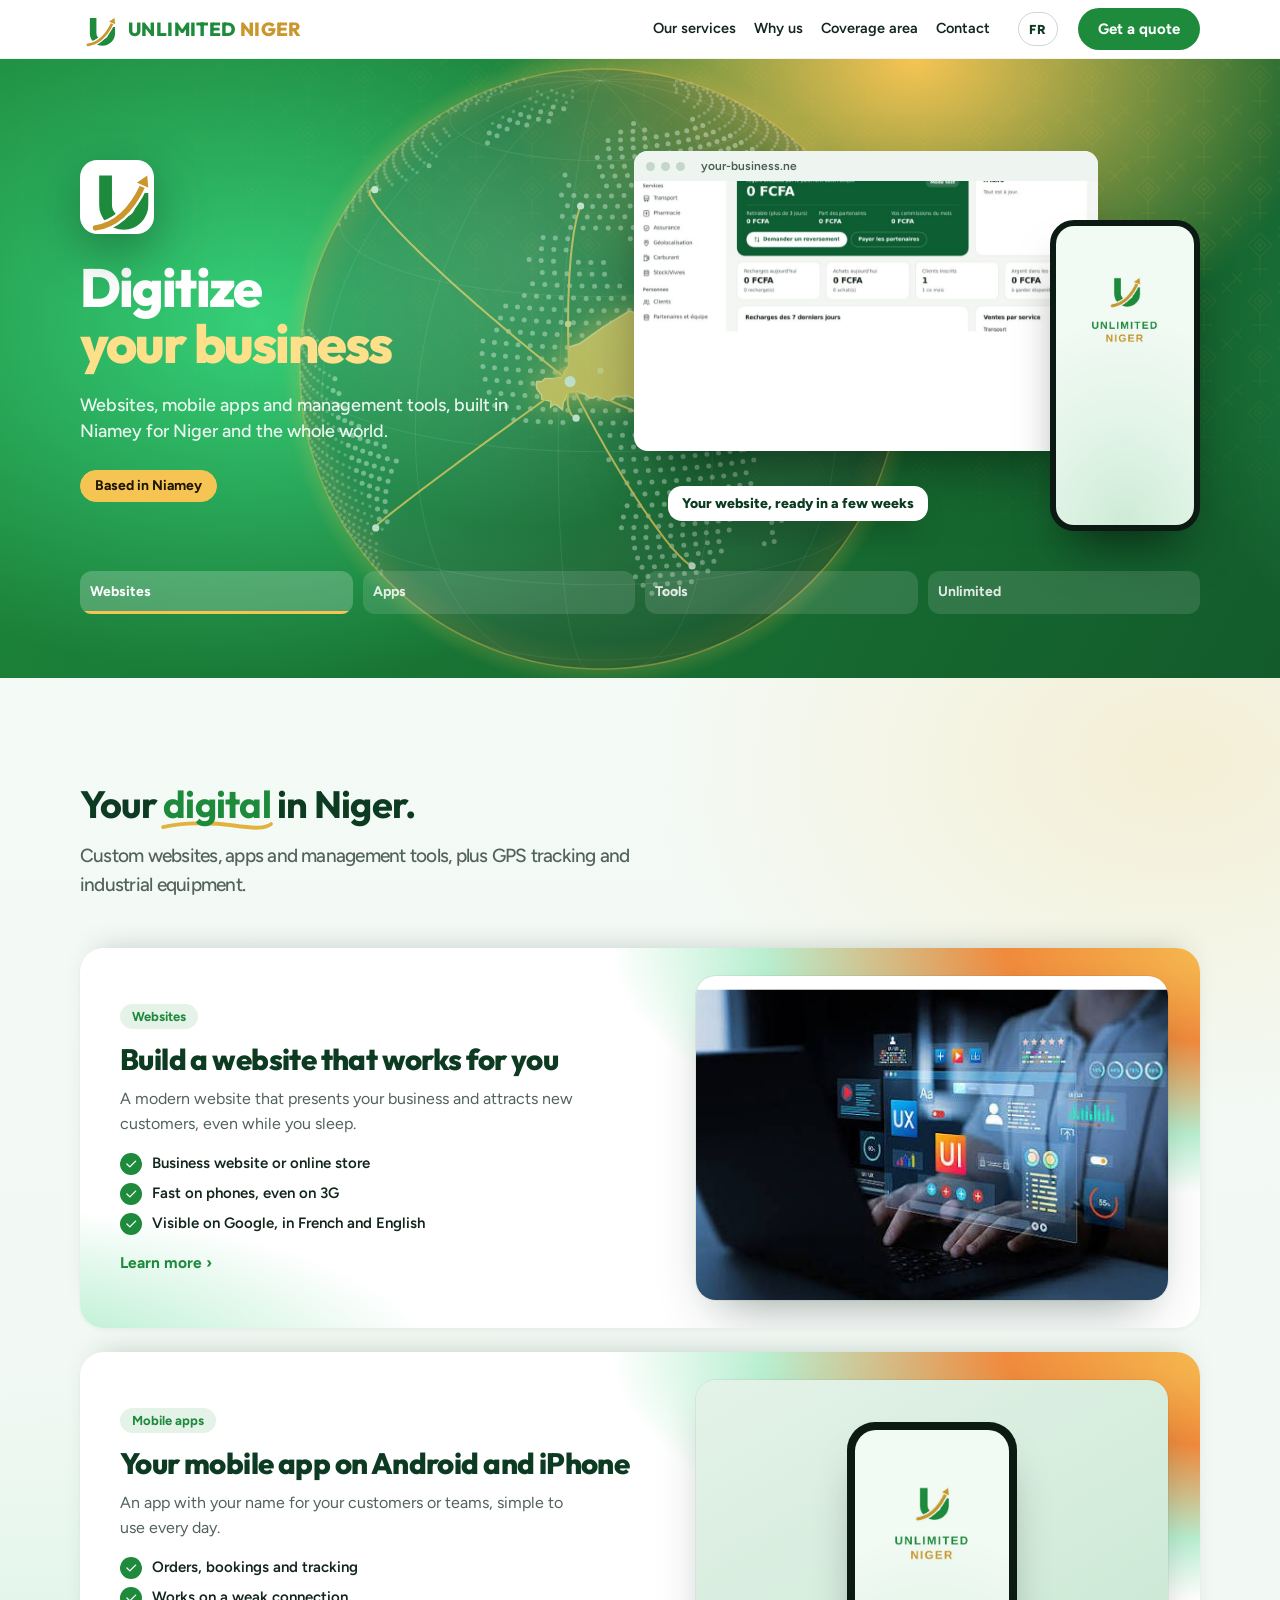
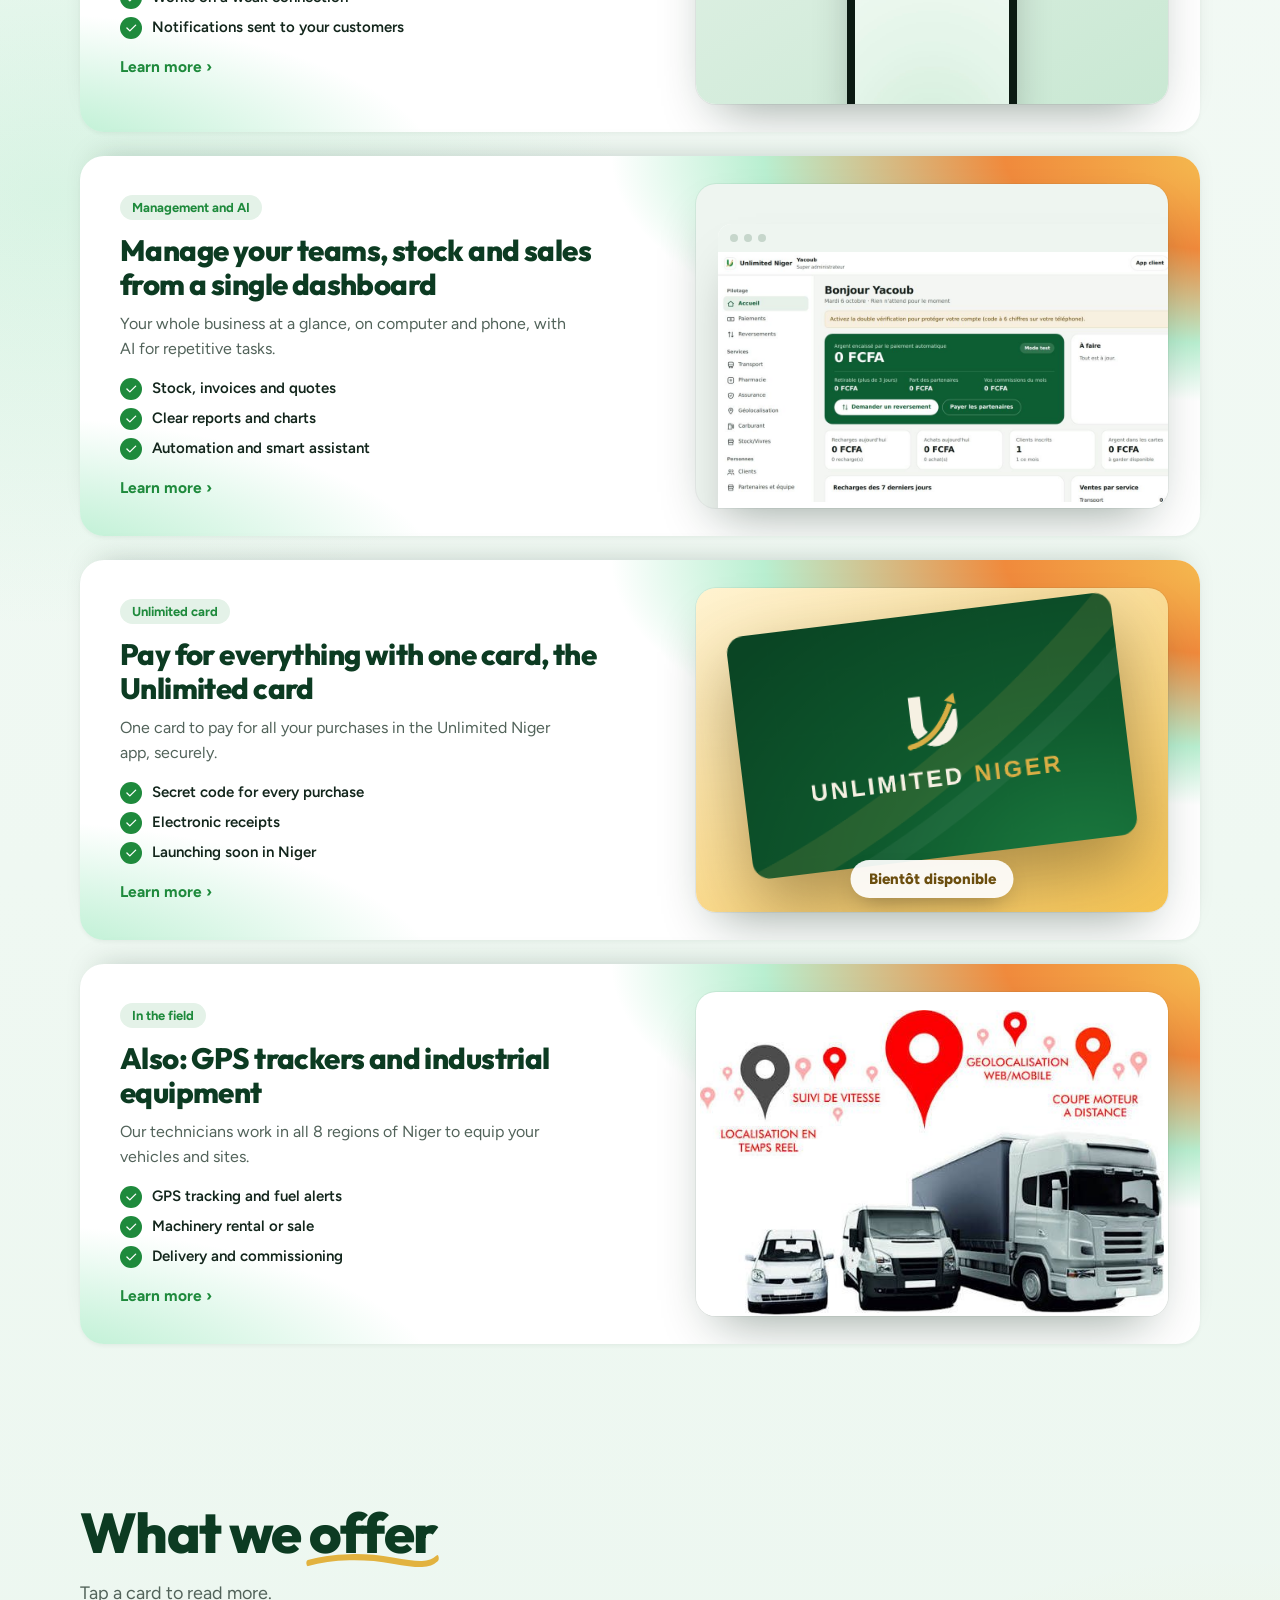
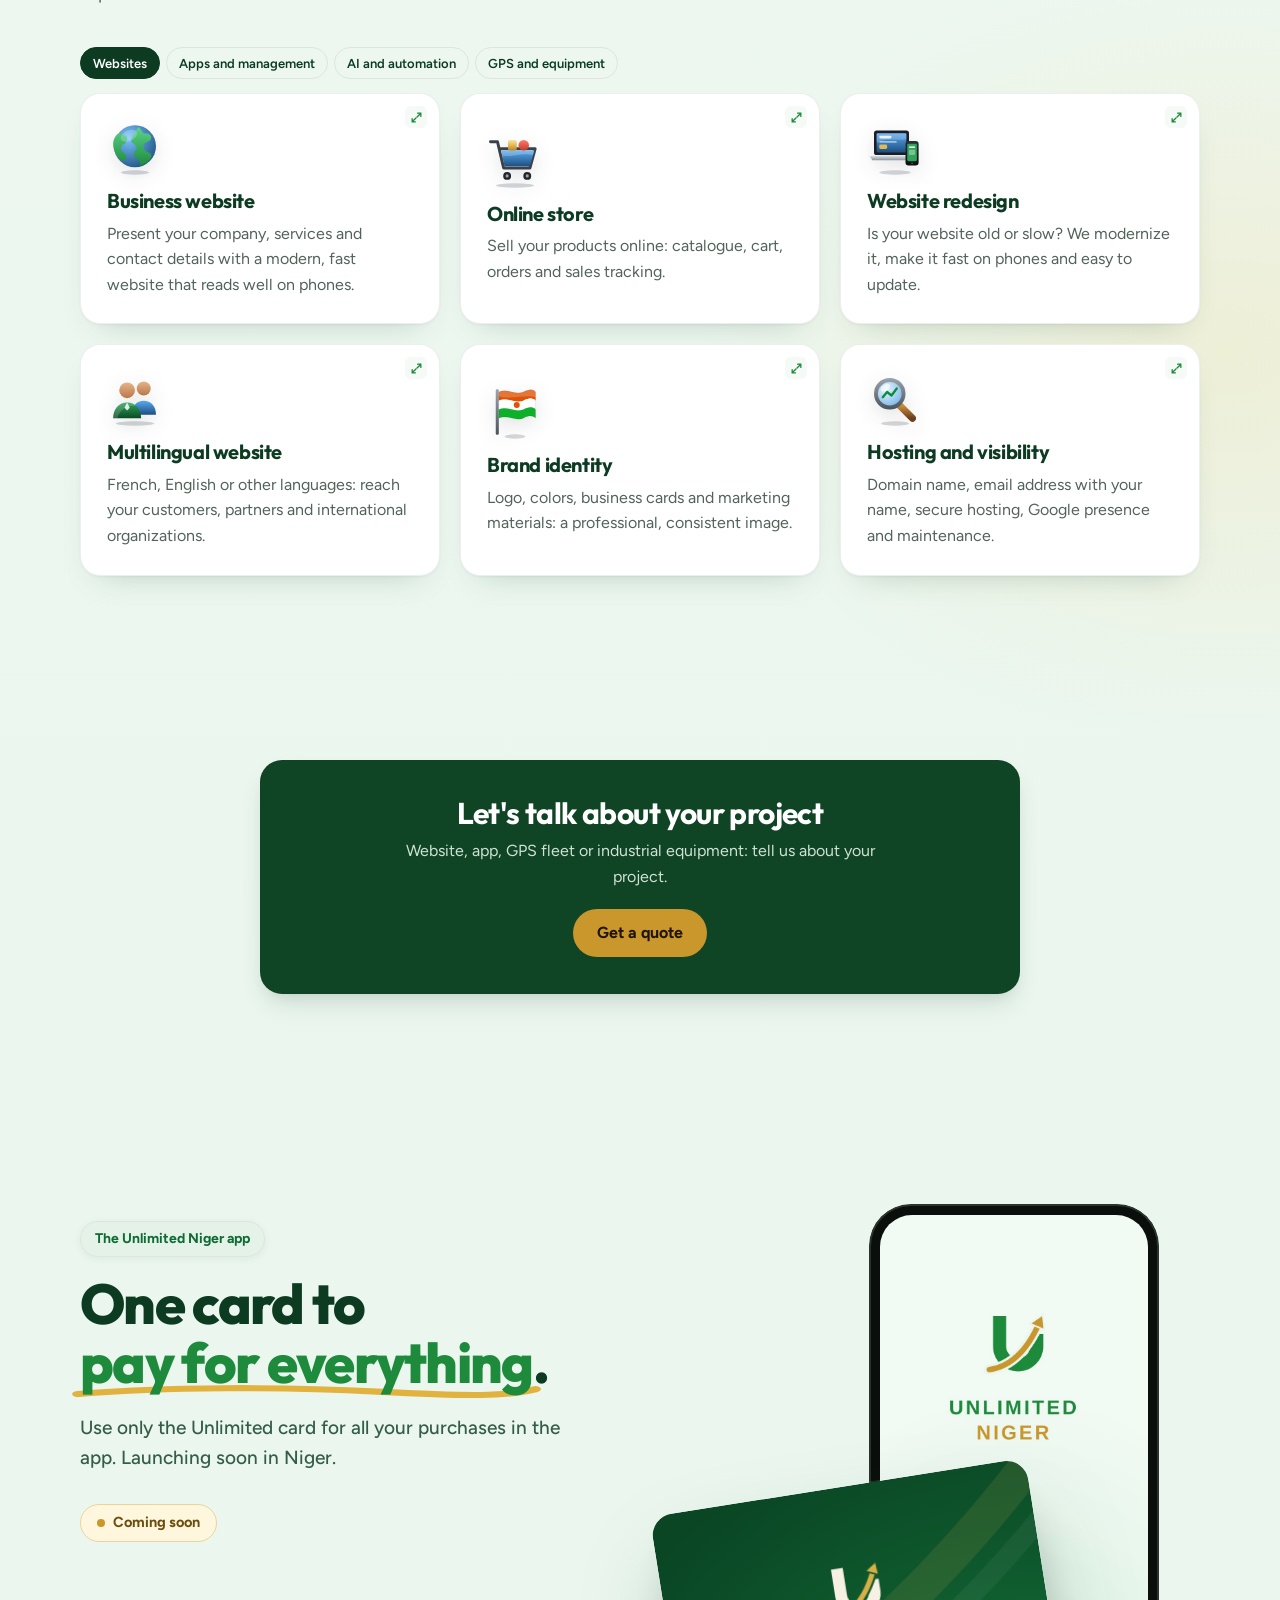
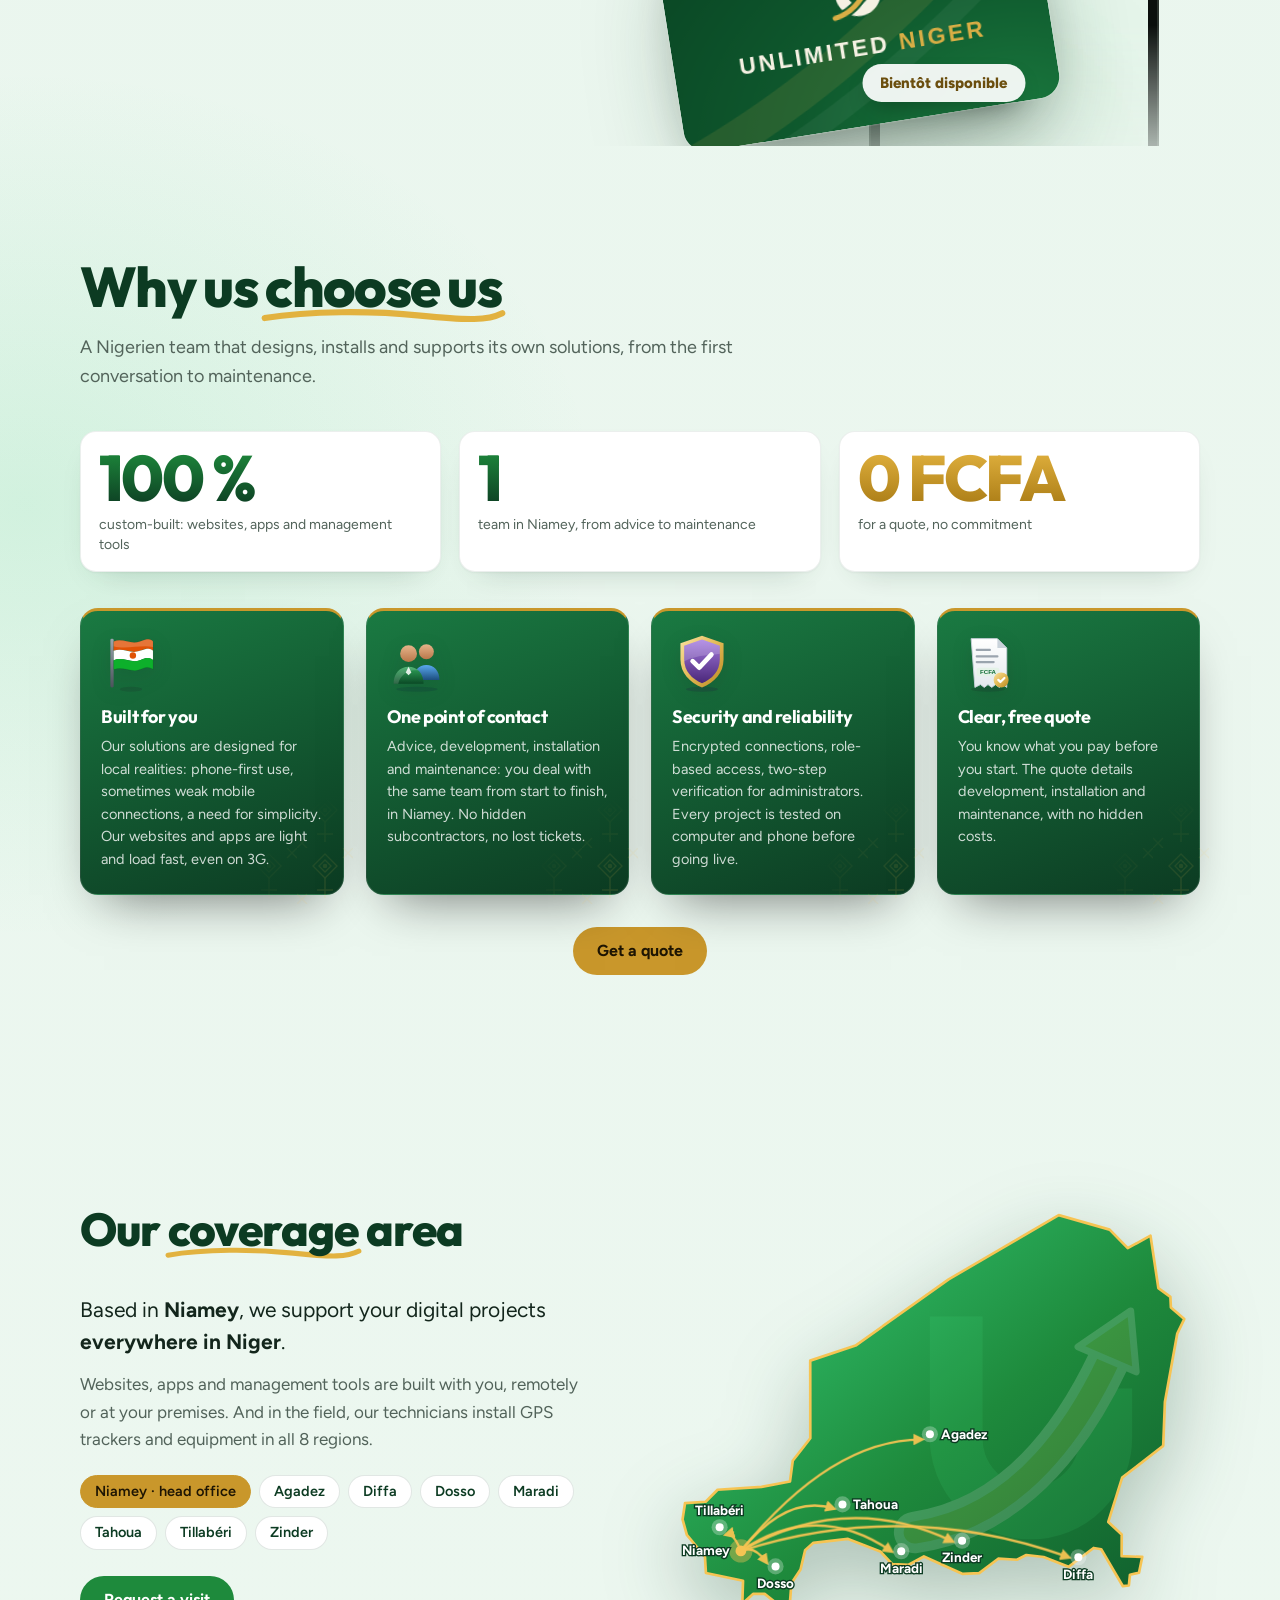
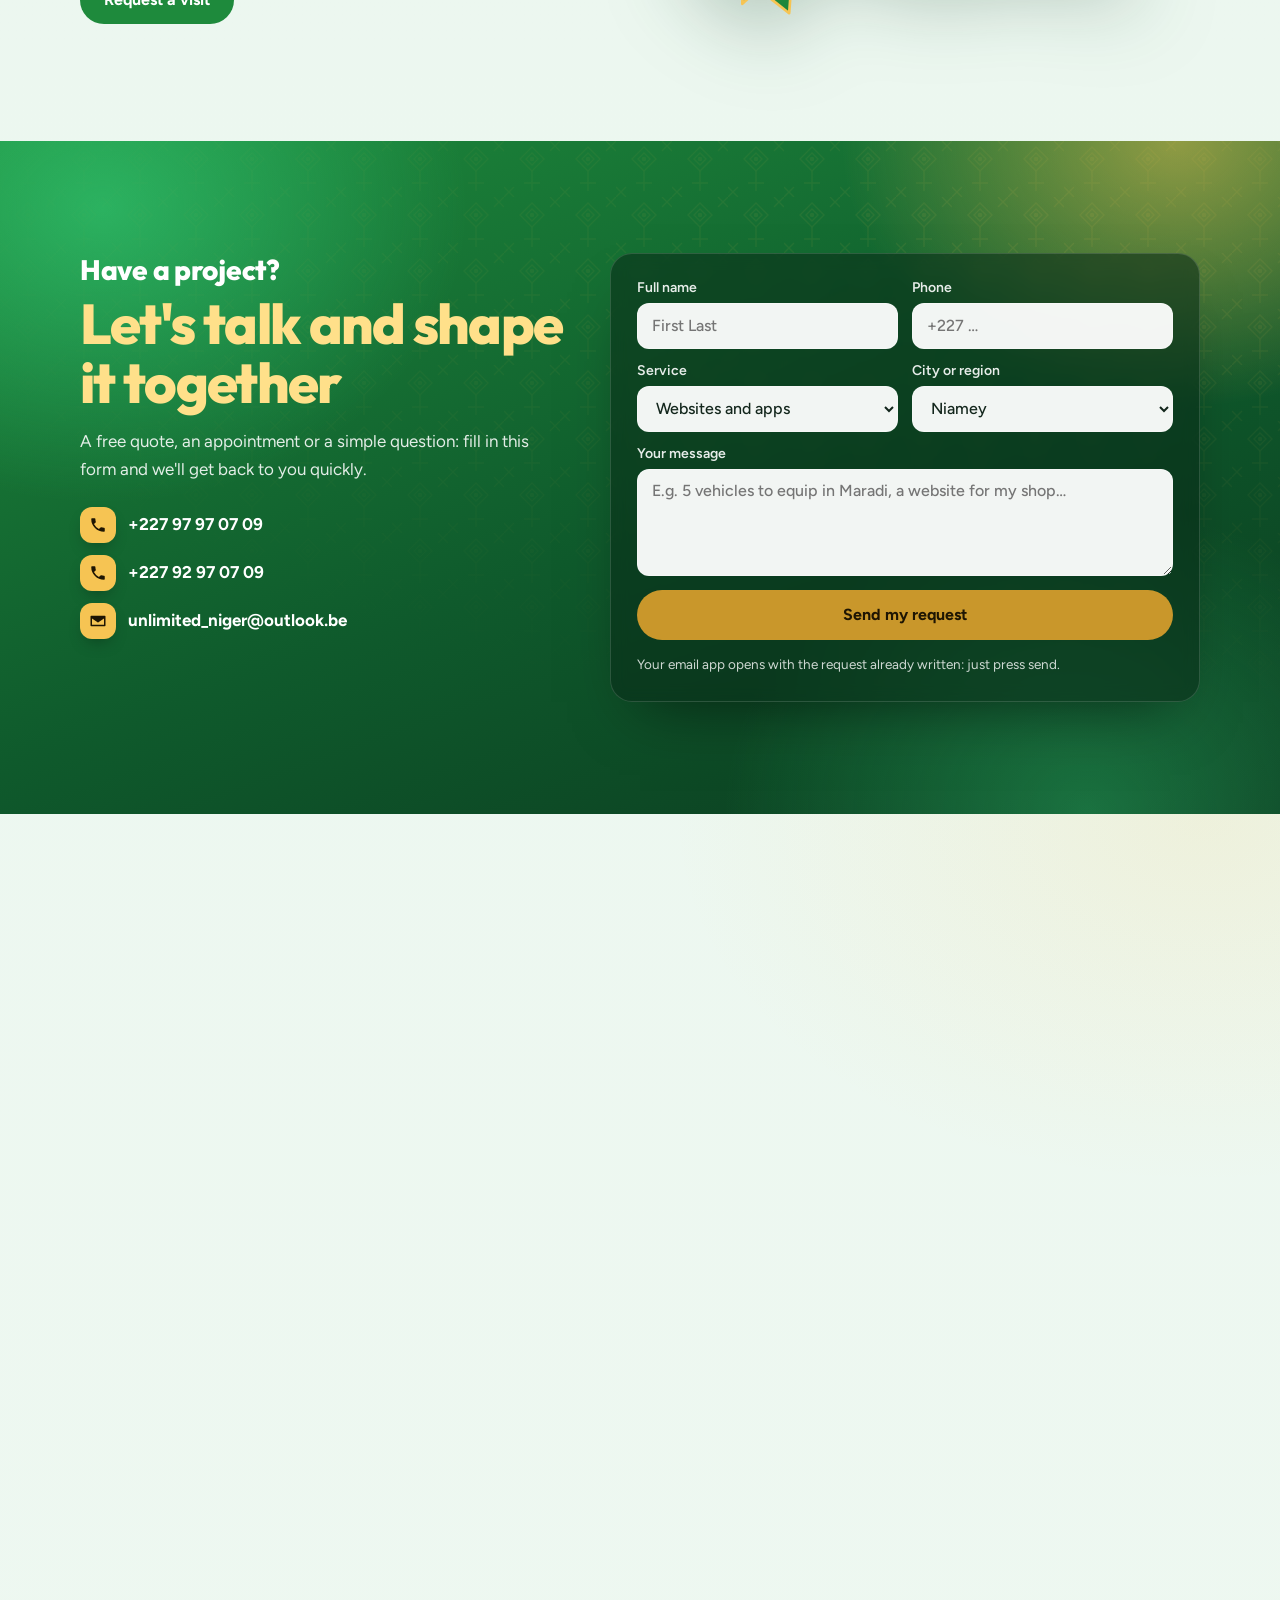
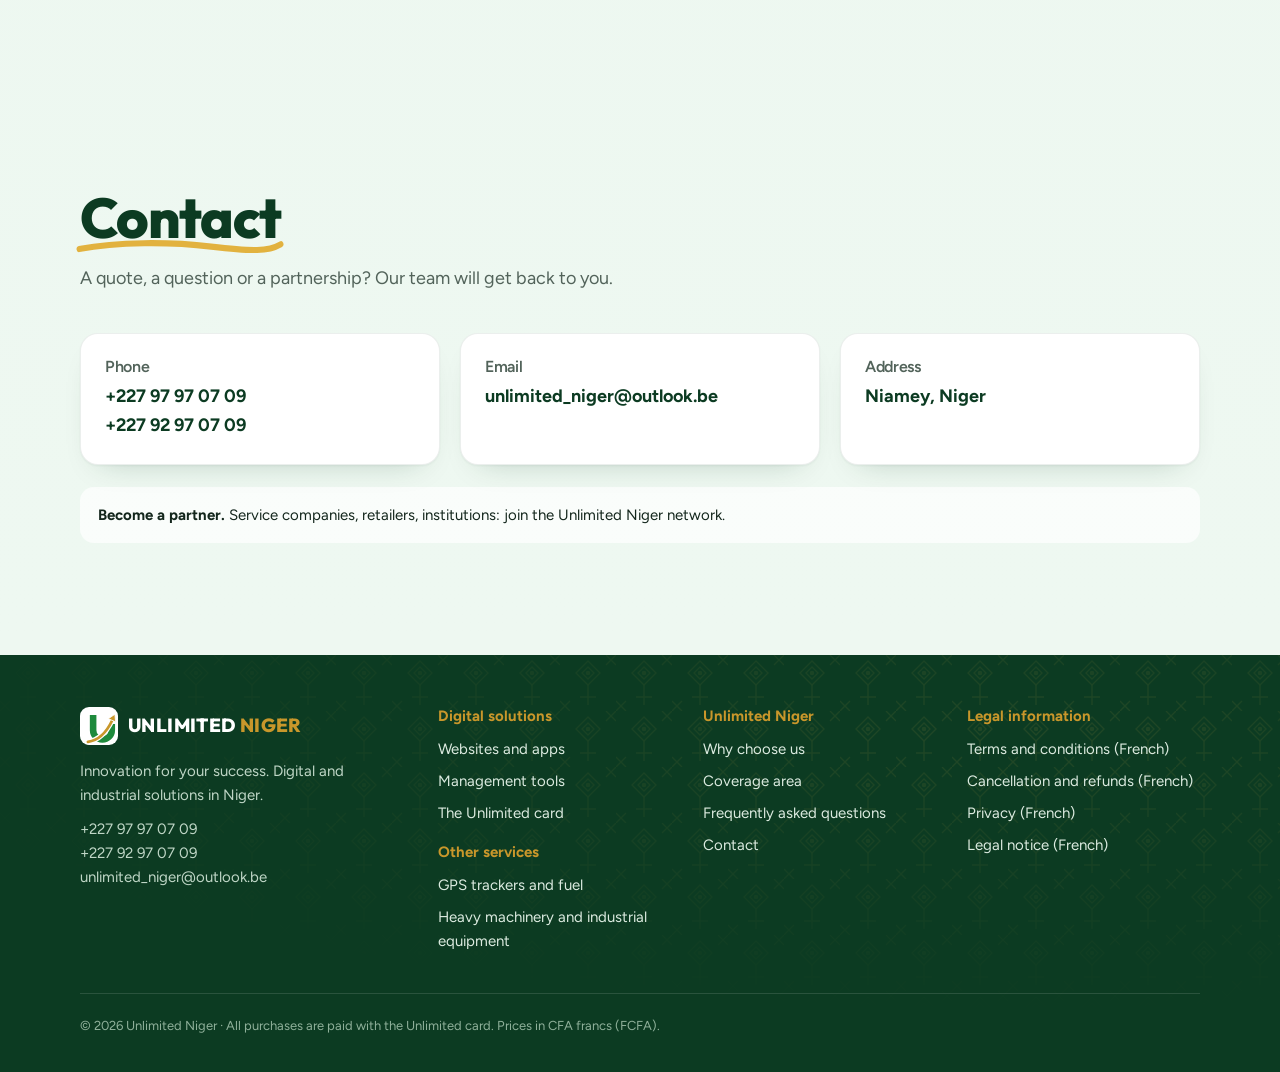
<file: index-en.html>
<!doctype html>
<html lang="en">
<head>
<meta charset="utf-8">
<meta name="viewport" content="width=device-width, initial-scale=1">
<title>Unlimited Niger, digital agency in Niamey</title>
<meta name="description" content="Unlimited Niger, digital agency in Niamey: custom websites, mobile apps and management tools, plus GPS trackers and industrial equipment across Niger.">
<meta property="og:title" content="Unlimited Niger, digital agency in Niamey"><meta property="og:description" content="Unlimited Niger, digital agency in Niamey: custom websites, mobile apps and management tools, plus GPS trackers and industrial equipment across Niger."><meta property="og:image" content="https://unlimitedniger.com/UnlimitedNiger-icone.png">
<link rel="icon" href="UnlimitedNiger-icone.png">
<link rel="canonical" href="https://unlimitedniger.com/index-en.html">
<meta property="og:url" content="https://unlimitedniger.com/index-en.html">
<link rel="preconnect" href="https://fonts.googleapis.com"><link rel="preconnect" href="https://fonts.gstatic.com" crossorigin>
<link href="https://fonts.googleapis.com/css2?family=Outfit:wght@500;600;700;800&family=Figtree:wght@400;500;600;700&display=swap" rel="stylesheet">
<link rel="stylesheet" href="style.css?v=34d8f2ec">
<script>document.documentElement.classList.add('js')</script>
<script type="application/ld+json">{"@context":"https://schema.org","@type":"ProfessionalService","name":"Unlimited Niger","url":"https://unlimitedniger.com/","logo":"https://unlimitedniger.com/UnlimitedNiger-icone.png","image":"https://unlimitedniger.com/UnlimitedNiger-icone.png","description":"Agence digitale à Niamey : sites web, applications mobiles et outils de gestion sur mesure, balises GPS et matériel industriel partout au Niger.","telephone":["+22797970709","+22792970709"],"email":"unlimited_niger@outlook.be","address":{"@type":"PostalAddress","addressLocality":"Niamey","addressCountry":"NE"},"areaServed":{"@type":"Country","name":"Niger"},"knowsLanguage":["fr","en"]}</script>
</head>
<body>
<header class="top"><div class="wrap">
  <a class="brand" href="index-en.html" aria-label="Unlimited Niger, home"><svg viewBox="0 0 110 110" aria-hidden="true"><rect width="110" height="110" rx="26" fill="#fff"/><g transform="translate(5 5)">
<path d="M33 18 V62 A27 27 0 0 0 87 62 V44" fill="none" stroke="#1E8A3C" stroke-width="19"/>
<path d="M18 96 C46 92 70 72 88 34" fill="none" stroke="#fff" stroke-width="15" stroke-linecap="round"/>
<path d="M18 96 C46 92 70 72 88 34" fill="none" stroke="#C9972B" stroke-width="8" stroke-linecap="round"/>
<path d="M96 16 L77 29 L98 38 Z" fill="#C9972B" stroke="#fff" stroke-width="2.5" stroke-linejoin="round"/></g></svg><b>UNLIMITED <span>NIGER</span></b></a>
  <nav aria-label="Sections"><a href="#services">Our services</a><a href="#pourquoi">Why us</a><a href="#zone">Coverage area</a><a href="#contact">Contact</a></nav>
  <a class="lang" href="index.html" hreflang="fr" lang="fr" aria-label="Version française">FR</a>
  <a class="btn btn-green hd-cta" href="#contact" data-expert>Get a quote</a>
  <a class="hd-mini" href="#contact" data-expert>Quote</a>
  <button type="button" class="burger" id="burger" aria-label="Open menu" aria-expanded="false" aria-controls="mnav"><span></span><span></span><span></span></button>
</div>
<nav class="mnav" id="mnav" aria-label="Menu" hidden><div class="wrap mn-in">
  <div class="mn-brand"><svg viewBox="0 0 110 110" aria-hidden="true"><rect width="110" height="110" rx="26" fill="#fff"/><g transform="translate(5 5)">
<path d="M33 18 V62 A27 27 0 0 0 87 62 V44" fill="none" stroke="#1E8A3C" stroke-width="19"/>
<path d="M18 96 C46 92 70 72 88 34" fill="none" stroke="#fff" stroke-width="15" stroke-linecap="round"/>
<path d="M18 96 C46 92 70 72 88 34" fill="none" stroke="#C9972B" stroke-width="8" stroke-linecap="round"/>
<path d="M96 16 L77 29 L98 38 Z" fill="#C9972B" stroke="#fff" stroke-width="2.5" stroke-linejoin="round"/></g></svg><b>UNLIMITED <span>NIGER</span></b><small>Your digital partner in Niger</small></div>
  <div class="mn-links"><a href="index-en.html">Home</a><a href="sites-web-en.html">Websites and apps</a><a href="#offres">Management tools</a><a href="#zone">Coverage area</a><a href="#contact">Contact</a></div>
  <div class="mn-more"><span>Other services</span><a href="gps-en.html">GPS trackers and fuel</a><a href="materiel-industriel-en.html">Heavy machinery and industrial equipment</a></div>
  <div class="mn-ct"><a href="tel:+22797970709">+227 97 97 07 09</a><a href="tel:+22792970709">+227 92 97 07 09</a><a href="mailto:unlimited_niger@outlook.be">unlimited_niger@outlook.be</a></div>
  <a class="lang mn-lang" href="index.html" hreflang="fr" lang="fr">Version française</a>
  <a class="btn btn-gold mn-go" href="#projet">Get a free quote</a>
</div></nav></header>
<main>

<section class="hx hx3" aria-label="Unlimited Niger, digital solutions">
  <div class="hx-bg" aria-hidden="true"></div>
  <svg class="hx-map wmap globe" viewBox="0 0 640 640" aria-hidden="true" focusable="false"><defs><radialGradient id="gsh" cx="38%" cy="32%" r="75%"><stop offset="0" stop-color="rgba(255,255,255,.22)"/><stop offset=".6" stop-color="rgba(255,255,255,.05)"/><stop offset="1" stop-color="rgba(0,30,12,.35)"/></radialGradient><radialGradient id="gat" cx="50%" cy="50%" r="50%"><stop offset=".86" stop-color="rgba(246,196,83,0)"/><stop offset=".93" stop-color="rgba(246,196,83,.28)"/><stop offset="1" stop-color="rgba(246,196,83,0)"/></radialGradient></defs><circle cx="320" cy="320" r="318" fill="url(#gat)"/><circle class="gl-sea" cx="320" cy="320" r="300"/><path class="gl-grat" d="M330.8 20.3 L328.7 20.9 L326.5 22.4 L324.4 24.6 L322.2 27.7 L320.0 31.6M290.9 21.6 L296.6 22.0 L302.4 23.2 L308.3 25.2 L314.1 28.0 L320.0 31.6M223.8 35.8 L235.3 32.5 L246.9 30.0 L258.8 28.3 L270.8 27.3 L283.0 27.2 L295.3 27.9 L307.6 29.4 L320.0 31.6M55.3 178.8 L62.7 165.8 L70.8 153.3 L79.7 141.2 L89.1 129.6 L99.2 118.5 L109.9 107.9 L121.2 98.0 L133.0 88.6 L145.4 79.9 L158.2 71.9 L171.5 64.5 L185.1 57.8 L199.2 51.9 L213.5 46.7 L228.2 42.2 L243.1 38.5 L258.2 35.5 L273.5 33.4 L288.9 32.0 L304.5 31.4 L320.0 31.6M145.0 563.6 L133.9 555.0 L123.3 545.8 L113.3 536.0 L103.8 525.6 L95.0 514.6 L86.7 503.0 L79.1 491.0 L72.2 478.5 L65.9 465.6 L60.3 452.3 L55.5 438.6 L51.3 424.6 L47.9 410.3 L45.3 395.7 L43.4 381.0 L42.2 366.0 L41.8 351.0 L42.2 335.8 L43.4 320.7 L45.3 305.5 L47.9 290.3 L51.3 275.3 L55.5 260.3 L60.3 245.6 L65.9 231.0 L72.2 216.7 L79.1 202.6 L86.7 188.9 L95.0 175.6 L103.8 162.6 L113.3 150.1 L123.3 138.0 L133.9 126.4 L145.0 115.4 L156.5 104.9 L168.5 95.0 L180.9 85.7 L193.7 77.1 L206.9 69.2 L220.3 61.9 L234.0 55.3 L248.0 49.5 L262.2 44.4 L276.5 40.0 L290.9 36.4 L305.4 33.6 L320.0 31.6M253.8 612.6 L244.9 610.0 L236.1 606.5 L227.7 602.3 L219.4 597.3 L211.4 591.6 L203.8 585.1 L196.4 577.9 L189.4 570.0 L182.7 561.4 L176.5 552.1 L170.6 542.2 L165.1 531.7 L160.0 520.6 L155.4 509.0 L151.3 496.8 L147.6 484.2 L144.3 471.1 L141.6 457.6 L139.3 443.7 L137.6 429.5 L136.3 414.9 L135.6 400.2 L135.3 385.2 L135.6 370.0 L136.3 354.7 L137.6 339.2 L139.3 323.8 L141.6 308.3 L144.3 292.9 L147.6 277.5 L151.3 262.2 L155.4 247.1 L160.0 232.2 L165.1 217.6 L170.6 203.2 L176.5 189.2 L182.7 175.5 L189.4 162.2 L196.4 149.3 L203.8 136.9 L211.4 125.0 L219.4 113.6 L227.7 102.8 L236.1 92.6 L244.9 83.1 L253.8 74.1 L262.9 65.9 L272.2 58.3 L281.6 51.5 L291.1 45.4 L300.7 40.0 L310.3 35.4 L320.0 31.6M307.1 619.6 L305.0 618.6 L303.0 616.8 L301.0 614.1 L299.1 610.7 L297.3 606.5 L295.5 601.4 L293.7 595.6 L292.1 589.1 L290.5 581.8 L289.0 573.8 L287.6 565.1 L286.2 555.8 L285.0 545.7 L283.8 535.1 L282.8 523.9 L281.9 512.1 L281.0 499.8 L280.3 487.0 L279.7 473.7 L279.2 460.1 L278.8 446.0 L278.5 431.6 L278.3 416.9 L278.2 401.9 L278.3 386.7 L278.5 371.3 L278.8 355.8 L279.2 340.1 L279.7 324.5 L280.3 308.8 L281.0 293.1 L281.9 277.5 L282.8 262.0 L283.8 246.7 L285.0 231.6 L286.2 216.7 L287.6 202.2 L289.0 187.9 L290.5 174.0 L292.1 160.5 L293.7 147.4 L295.5 134.8 L297.3 122.7 L299.1 111.2 L301.0 100.2 L303.0 89.9 L305.0 80.1 L307.1 71.0 L309.2 62.6 L311.3 54.9 L313.5 48.0 L315.6 41.8 L317.8 36.3 L320.0 31.6M354.7 618.0 L360.3 616.7 L365.7 614.6 L371.0 611.8 L376.2 608.1 L381.2 603.6 L386.1 598.4 L390.7 592.4 L395.2 585.6 L399.5 578.1 L403.5 569.9 L407.3 561.1 L410.9 551.5 L414.3 541.4 L417.3 530.6 L420.1 519.2 L422.7 507.3 L424.9 494.9 L426.9 482.0 L428.6 468.7 L429.9 455.0 L431.0 440.8 L431.8 426.4 L432.2 411.7 L432.4 396.7 L432.2 381.5 L431.8 366.1 L431.0 350.6 L429.9 335.0 L428.6 319.4 L426.9 303.8 L424.9 288.2 L422.7 272.7 L420.1 257.4 L417.3 242.2 L414.3 227.2 L410.9 212.5 L407.3 198.1 L403.5 184.0 L399.5 170.3 L395.2 157.0 L390.7 144.1 L386.1 131.8 L381.2 119.9 L376.2 108.6 L371.0 97.9 L365.7 87.7 L360.3 78.3 L354.7 69.4 L349.1 61.3 L343.4 53.9 L337.6 47.2 L331.7 41.2 L325.9 36.0 L320.0 31.6M427.3 600.1 L438.2 595.2 L448.8 589.6 L459.0 583.2 L468.8 576.2 L478.2 568.4 L487.2 559.9 L495.7 550.8 L503.7 541.0 L511.3 530.7 L518.3 519.8 L524.7 508.3 L530.6 496.3 L536.0 483.8 L540.7 470.9 L544.8 457.5 L548.3 443.8 L551.2 429.8 L553.5 415.4 L555.1 400.8 L556.1 385.9 L556.4 370.9 L556.1 355.7 L555.1 340.5 L553.5 325.2 L551.2 309.8 L548.3 294.5 L544.8 279.3 L540.7 264.2 L536.0 249.2 L530.6 234.4 L524.7 219.9 L518.3 205.6 L511.3 191.7 L503.7 178.1 L495.7 164.9 L487.2 152.1 L478.2 139.8 L468.8 127.9 L459.0 116.6 L448.8 105.9 L438.2 95.7 L427.3 86.2 L416.2 77.3 L404.7 69.0 L393.1 61.5 L381.2 54.6 L369.2 48.5 L357.0 43.1 L344.7 38.5 L332.4 34.7 L320.0 31.6M591.4 447.8 L597.3 434.1 L602.5 420.1 L607.0 405.8 L610.6 391.2 L613.4 376.5 L615.5 361.6 L616.7 346.6 L617.1 331.5 L616.7 316.4 L615.5 301.3 L613.4 286.3 L610.6 271.3 L607.0 256.5 L602.5 241.8 L597.3 227.4 L591.4 213.2 L584.7 199.3 L577.3 185.8 L569.2 172.6 L560.3 159.8 L550.9 147.5 L540.8 135.6 L530.1 124.2 L518.8 113.4 L507.0 103.1 L494.6 93.5 L481.8 84.4 L468.5 76.0 L454.9 68.3 L440.8 61.2 L426.5 54.9 L411.8 49.3 L396.9 44.4 L381.8 40.3 L366.5 37.0 L351.1 34.4 L335.5 32.6 L320.0 31.6M483.5 68.5 L471.5 61.3 L459.1 54.8 L446.3 49.0 L433.1 44.0 L419.7 39.7 L406.0 36.2 L392.0 33.4 L377.8 31.5 L363.5 30.3 L349.1 30.0 L334.6 30.4 L320.0 31.6M377.1 25.6 L367.8 24.6 L358.4 24.4 L348.9 25.0 L339.3 26.4 L329.7 28.6 L320.0 31.6M191.4 591.0 L195.6 592.9 L200.2 594.6 L205.1 596.3 L210.3 597.9 L215.8 599.5 L221.6 600.9 L227.7 602.3 L234.0 603.6 L240.5 604.8 L247.3 605.9 L254.2 606.9 L261.4 607.8 L268.7 608.6 L276.1 609.3 L283.7 609.9 L291.4 610.3 L299.1 610.7 L306.9 610.9 L314.8 611.1 L322.6 611.1 L330.5 611.0 L338.3 610.8 L346.0 610.5 L353.7 610.0 L361.3 609.5 L368.8 608.8 L376.2 608.1 L383.4 607.2 L390.4 606.2 L397.3 605.2 L403.9 604.0 L410.3 602.8 L416.4 601.4 L422.3 600.0 L427.9 598.5 L433.2 596.9 L438.2 595.2 L442.9 593.5 L447.2 591.7M64.1 476.6 L66.9 480.3 L70.3 483.9 L74.3 487.5 L79.1 491.0 L84.5 494.5 L90.6 497.8 L97.3 501.1 L104.6 504.2 L112.5 507.3 L121.0 510.2 L130.0 513.0 L139.5 515.7 L149.6 518.2 L160.0 520.6 L171.0 522.9 L182.3 524.9 L194.0 526.8 L206.1 528.6 L218.5 530.1 L231.1 531.5 L244.0 532.7 L257.1 533.7 L270.4 534.5 L283.8 535.1 L297.4 535.5 L310.9 535.8 L324.5 535.8 L338.1 535.6 L351.7 535.3 L365.1 534.7 L378.4 534.0 L391.6 533.0 L404.6 531.9 L417.3 530.6 L429.8 529.1 L442.0 527.4 L453.8 525.6 L465.3 523.6 L476.4 521.4 L487.0 519.0 L497.2 516.6 L506.9 513.9 L516.1 511.2 L524.7 508.3 L532.8 505.3 L540.3 502.1 L547.2 498.9 L553.5 495.6 L559.2 492.2 L564.1 488.7 L568.5 485.1 L572.1 481.5 L575.0 477.9M20.0 321.4 L20.7 325.8 L22.2 330.1 L24.6 334.4 L27.7 338.6 L31.6 342.8 L36.3 346.9 L41.8 351.0 L48.1 354.9 L55.1 358.8 L62.8 362.6 L71.3 366.2 L80.4 369.8 L90.2 373.2 L100.6 376.4 L111.6 379.5 L123.2 382.4 L135.3 385.2 L147.9 387.7 L161.0 390.1 L174.6 392.3 L188.5 394.3 L202.8 396.1 L217.4 397.7 L232.3 399.1 L247.4 400.2 L262.8 401.2 L278.2 401.9 L293.9 402.4 L309.5 402.6 L325.2 402.7 L340.9 402.5 L356.6 402.1 L372.1 401.4 L387.5 400.6 L402.7 399.5 L417.7 398.2 L432.4 396.7 L446.8 394.9 L460.8 393.0 L474.5 390.9 L487.8 388.6 L500.5 386.0 L512.8 383.3 L524.6 380.5 L535.8 377.4 L546.4 374.3 L556.4 370.9 L565.7 367.4 L574.4 363.8 L582.4 360.1 L589.6 356.2 L596.2 352.3 L601.9 348.3 L606.9 344.2 L611.1 340.0 L614.5 335.8 L617.1 331.5 L618.9 327.2 L619.8 322.9M62.7 165.8 L61.2 169.6 L60.4 173.3 L60.2 177.1 L60.8 180.8 L62.1 184.5 L64.1 188.2 L66.9 191.9 L70.3 195.5 L74.3 199.1 L79.1 202.6 L84.5 206.1 L90.6 209.4 L97.3 212.7 L104.6 215.9 L112.5 218.9 L121.0 221.8 L130.0 224.7 L139.5 227.3 L149.6 229.9 L160.0 232.2 L171.0 234.5 L182.3 236.5 L194.0 238.4 L206.1 240.2 L218.5 241.7 L231.1 243.1 L244.0 244.3 L257.1 245.3 L270.4 246.1 L283.8 246.7 L297.4 247.2 L310.9 247.4 L324.5 247.4 L338.1 247.2 L351.7 246.9 L365.1 246.3 L378.4 245.6 L391.6 244.6 L404.6 243.5 L417.3 242.2 L429.8 240.7 L442.0 239.0 L453.8 237.2 L465.3 235.2 L476.4 233.0 L487.0 230.7 L497.2 228.2 L506.9 225.6 L516.1 222.8 L524.7 219.9 L532.8 216.9 L540.3 213.8 L547.2 210.5 L553.5 207.2 L559.2 203.8 L564.1 200.3 L568.5 196.7 L572.1 193.1 L575.0 189.5 L577.3 185.8 L578.8 182.1 L579.6 178.3 L579.8 174.6 L579.2 170.8 L577.9 167.1M188.8 50.2 L185.2 52.1 L181.9 54.1 L179.0 56.1 L176.6 58.2 L174.5 60.3 L172.8 62.4 L171.5 64.5 L170.6 66.7 L170.1 68.8 L170.0 71.0 L170.4 73.1 L171.1 75.3 L172.3 77.4 L173.8 79.6 L175.8 81.7 L178.2 83.7 L180.9 85.7 L184.1 87.7 L187.6 89.7 L191.4 91.6 L195.6 93.4 L200.2 95.1 L205.1 96.8 L210.3 98.5 L215.8 100.0 L221.6 101.5 L227.7 102.8 L234.0 104.1 L240.5 105.3 L247.3 106.4 L254.2 107.4 L261.4 108.3 L268.7 109.1 L276.1 109.8 L283.7 110.4 L291.4 110.8 L299.1 111.2 L306.9 111.4 L314.8 111.6 L322.6 111.6 L330.5 111.5 L338.3 111.3 L346.0 111.0 L353.7 110.5 L361.3 110.0 L368.8 109.3 L376.2 108.6 L383.4 107.7 L390.4 106.8 L397.3 105.7 L403.9 104.5 L410.3 103.3 L416.4 101.9 L422.3 100.5 L427.9 99.0 L433.2 97.4 L438.2 95.7 L442.9 94.0 L447.2 92.2 L451.2 90.3 L454.8 88.4 L458.1 86.4 L461.0 84.4 L463.4 82.3 L465.5 80.3 L467.2 78.1 L468.5 76.0 L469.4 73.9 L469.9 71.7 L470.0 69.5 L469.6 67.4 L468.9 65.2 L467.7 63.1 L466.2 61.0 L464.2 58.9 L461.8 56.8 L459.1 54.8 L455.9 52.8 L452.4 50.8"/><path class="wm-dots" d="M371.8 544.2h0M384.1 543.4h0M396.1 542.5h0M363.0 536.3h0M375.3 535.6h0M387.5 534.8h0M399.6 533.8h0M411.4 532.7h0M355.5 527.7h0M367.9 527.2h0M380.2 526.5h0M392.4 525.6h0M404.4 524.6h0M416.2 523.4h0M427.8 522.1h0M362.0 518.3h0M374.4 517.7h0M386.6 516.9h0M398.7 516.0h0M410.7 514.9h0M422.4 513.6h0M433.9 512.2h0M357.6 508.9h0M370.0 508.3h0M382.3 507.6h0M394.5 506.8h0M406.5 505.8h0M418.3 504.6h0M430.0 503.3h0M441.4 501.9h0M484.2 494.7h0M494.2 492.5h0M99.2 470.1h0M107.2 472.7h0M354.7 499.1h0M367.2 498.6h0M379.5 497.9h0M391.7 497.1h0M403.8 496.2h0M415.7 495.1h0M427.4 493.8h0M438.9 492.4h0M492.4 483.4h0M97.5 460.0h0M105.5 462.6h0M353.5 488.9h0M365.9 488.5h0M378.3 487.8h0M390.5 487.0h0M402.6 486.1h0M414.6 485.0h0M426.3 483.8h0M437.9 482.4h0M449.2 480.9h0M491.7 473.6h0M501.6 471.5h0M89.2 447.1h0M96.9 449.9h0M105.1 452.5h0M341.4 478.8h0M353.9 478.4h0M366.3 477.9h0M378.7 477.3h0M390.9 476.5h0M403.0 475.6h0M415.0 474.5h0M426.7 473.3h0M438.3 472.0h0M449.7 470.5h0M460.8 468.9h0M492.4 463.2h0M502.3 461.1h0M511.8 458.8h0M82.1 434.3h0M89.6 437.1h0M97.5 439.8h0M105.9 442.4h0M343.4 467.9h0M355.9 467.6h0M368.3 467.1h0M380.7 466.4h0M392.9 465.6h0M405.0 464.7h0M416.9 463.6h0M428.7 462.4h0M440.2 461.0h0M451.6 459.5h0M462.7 457.9h0M473.5 456.1h0M504.2 450.1h0M76.4 421.5h0M83.6 424.3h0M91.3 427.1h0M99.4 429.7h0M108.0 432.3h0M347.1 456.8h0M359.6 456.4h0M372.0 455.9h0M384.3 455.2h0M396.5 454.3h0M408.6 453.4h0M420.5 452.3h0M432.2 451.0h0M443.7 449.6h0M455.0 448.1h0M466.0 446.4h0M71.8 408.8h0M78.9 411.7h0M86.4 414.4h0M94.3 417.1h0M102.7 419.7h0M111.4 422.2h0M352.5 445.3h0M364.9 444.9h0M377.3 444.3h0M389.6 443.6h0M401.7 442.7h0M413.7 441.6h0M425.6 440.5h0M437.2 439.2h0M448.6 437.7h0M459.8 436.2h0M470.8 434.5h0M68.3 396.2h0M75.3 399.1h0M82.7 401.9h0M90.5 404.6h0M98.7 407.2h0M107.3 409.7h0M116.3 412.1h0M347.0 434.0h0M359.5 433.6h0M371.9 433.1h0M384.3 432.4h0M396.5 431.6h0M408.6 430.6h0M420.5 429.5h0M432.2 428.3h0M443.7 426.9h0M455.1 425.4h0M466.1 423.8h0M59.6 380.7h0M66.0 383.7h0M72.8 386.6h0M80.1 389.4h0M87.9 392.2h0M96.0 394.8h0M104.5 397.4h0M343.3 422.4h0M355.8 422.0h0M368.3 421.5h0M380.6 420.9h0M392.9 420.1h0M405.0 419.2h0M417.0 418.2h0M428.8 417.0h0M440.4 415.6h0M451.8 414.2h0M462.9 412.6h0M473.8 410.9h0M58.4 368.4h0M64.7 371.4h0M71.5 374.3h0M78.8 377.2h0M328.8 410.7h0M341.3 410.5h0M353.8 410.2h0M366.3 409.7h0M378.6 409.1h0M390.9 408.4h0M403.1 407.5h0M415.1 406.4h0M426.9 405.3h0M438.5 404.0h0M450.0 402.5h0M461.2 401.0h0M472.1 399.3h0M58.2 356.3h0M64.5 359.3h0M341.0 398.5h0M353.5 398.1h0M366.0 397.7h0M378.4 397.1h0M390.6 396.3h0M402.8 395.4h0M414.8 394.4h0M426.6 393.3h0M438.3 392.0h0M449.7 390.5h0M460.9 389.0h0M471.9 387.3h0M482.6 385.5h0M493.0 383.5h0M53.1 341.4h0M59.0 344.4h0M329.9 386.4h0M342.5 386.2h0M355.0 385.9h0M367.4 385.4h0M379.8 384.8h0M392.0 384.0h0M404.2 383.1h0M416.1 382.1h0M428.0 380.9h0M439.6 379.6h0M451.0 378.2h0M462.2 376.6h0M473.1 374.9h0M483.8 373.0h0M494.1 371.1h0M504.2 369.0h0M54.9 329.7h0M233.8 370.7h0M245.9 371.6h0M258.1 372.4h0M270.5 373.0h0M282.9 373.5h0M320.5 374.2h0M333.1 374.1h0M345.6 373.9h0M358.1 373.5h0M370.5 373.0h0M382.9 372.3h0M395.1 371.5h0M407.2 370.6h0M419.1 369.5h0M430.9 368.3h0M442.5 366.9h0M453.8 365.4h0M464.9 363.8h0M475.8 362.1h0M486.3 360.2h0M496.6 358.2h0M506.6 356.1h0M214.6 356.4h0M226.5 357.6h0M238.5 358.6h0M250.6 359.5h0M262.9 360.2h0M275.3 360.8h0M287.8 361.3h0M300.3 361.6h0M312.8 361.7h0M325.4 361.7h0M337.9 361.6h0M350.5 361.3h0M362.9 360.9h0M375.3 360.3h0M387.6 359.6h0M399.8 358.7h0M411.8 357.7h0M423.7 356.6h0M435.4 355.3h0M446.8 353.9h0M458.1 352.4h0M469.1 350.7h0M479.8 348.9h0M490.3 347.0h0M500.4 344.9h0M510.2 342.8h0M209.1 343.3h0M220.9 344.5h0M232.8 345.6h0M244.9 346.6h0M257.1 347.4h0M269.4 348.1h0M281.8 348.6h0M294.3 349.0h0M306.9 349.2h0M319.4 349.3h0M332.0 349.2h0M344.5 349.0h0M357.0 348.6h0M369.4 348.1h0M381.8 347.5h0M394.0 346.7h0M406.1 345.7h0M418.0 344.7h0M429.8 343.4h0M441.4 342.1h0M452.7 340.6h0M463.8 339.0h0M474.6 337.2h0M485.2 335.3h0M495.5 333.3h0M505.4 331.2h0M515.0 329.0h0M205.2 330.3h0M216.9 331.6h0M228.7 332.7h0M240.7 333.7h0M252.9 334.6h0M265.2 335.3h0M277.6 335.9h0M302.6 336.6h0M315.1 336.7h0M327.7 336.7h0M340.3 336.6h0M352.8 336.2h0M365.2 335.8h0M377.6 335.2h0M389.9 334.4h0M402.0 333.5h0M414.0 332.5h0M425.8 331.3h0M437.4 330.0h0M448.8 328.5h0M460.0 326.9h0M470.9 325.2h0M481.5 323.3h0M202.9 317.4h0M214.5 318.7h0M226.3 319.9h0M238.3 320.9h0M250.4 321.8h0M262.7 322.6h0M275.0 323.2h0M350.2 323.8h0M362.7 323.3h0M375.0 322.7h0M387.3 322.0h0M399.5 321.1h0M411.5 320.1h0M423.3 318.9h0M435.0 317.6h0M446.4 316.2h0M457.6 314.6h0M468.5 312.9h0M489.5 309.1h0M499.5 307.0h0M509.2 304.8h0M583.8 277.3h0M202.1 304.6h0M213.7 306.0h0M225.5 307.2h0M237.4 308.3h0M249.5 309.2h0M261.8 310.0h0M274.1 310.6h0M286.6 311.1h0M299.1 311.4h0M361.7 310.8h0M374.1 310.2h0M386.4 309.5h0M398.6 308.6h0M410.6 307.6h0M422.4 306.4h0M434.0 305.1h0M445.4 303.6h0M456.6 302.0h0M478.1 298.5h0M488.4 296.5h0M498.4 294.4h0M508.1 292.2h0M517.4 289.8h0M526.3 287.4h0M576.5 267.6h0M581.8 264.5h0M202.9 292.1h0M214.4 293.4h0M226.2 294.6h0M238.1 295.7h0M250.2 296.7h0M262.5 297.4h0M274.8 298.1h0M287.3 298.5h0M299.8 298.9h0M362.4 298.2h0M374.8 297.6h0M387.1 296.8h0M399.2 295.9h0M411.2 294.9h0M423.0 293.7h0M434.6 292.4h0M446.0 290.9h0M457.1 289.3h0M467.9 287.5h0M478.5 285.6h0M488.7 283.6h0M498.6 281.5h0M508.1 279.2h0M517.3 276.9h0M526.1 274.4h0M534.4 271.8h0M575.2 254.4h0M216.7 281.1h0M228.5 282.3h0M240.4 283.3h0M252.5 284.3h0M264.8 285.0h0M277.2 285.6h0M289.6 286.1h0M302.1 286.4h0M314.7 286.5h0M327.3 286.5h0M364.8 285.6h0M377.1 284.9h0M389.3 284.1h0M401.4 283.2h0M413.4 282.1h0M425.1 280.9h0M436.6 279.5h0M447.9 277.9h0M458.9 276.3h0M469.6 274.5h0M480.1 272.5h0M490.2 270.5h0M499.9 268.3h0M509.3 266.0h0M518.3 263.6h0M526.8 261.0h0M563.1 246.9h0M568.9 243.9h0M574.2 240.7h0M220.5 268.9h0M232.3 270.1h0M244.2 271.1h0M256.4 272.0h0M268.7 272.8h0M281.1 273.3h0M293.5 273.7h0M306.1 274.0h0M318.6 274.1h0M331.2 274.0h0M343.7 273.8h0M356.2 273.4h0M368.6 272.9h0M380.9 272.2h0M393.1 271.3h0M405.1 270.3h0M417.0 269.2h0M428.6 267.9h0M440.0 266.4h0M451.2 264.8h0M462.0 263.1h0M472.6 261.2h0M482.8 259.2h0M492.7 257.1h0M502.3 254.8h0M511.4 252.4h0M520.1 249.9h0M543.7 241.8h0M550.6 239.0h0M557.1 236.0h0M563.0 232.9h0M568.4 229.8h0M225.7 257.0h0M237.5 258.1h0M249.6 259.1h0M261.8 260.0h0M274.1 260.6h0M286.5 261.1h0M299.0 261.5h0M311.6 261.7h0M324.1 261.7h0M336.7 261.6h0M349.2 261.3h0M361.7 260.8h0M374.0 260.2h0M386.3 259.4h0M398.4 258.5h0M410.3 257.4h0M422.0 256.1h0M433.5 254.7h0M444.7 253.2h0M455.7 251.5h0M466.4 249.7h0M476.7 247.7h0M486.7 245.6h0M496.3 243.4h0M522.8 236.0h0M530.7 233.3h0M538.2 230.5h0M545.2 227.6h0M551.7 224.7h0M557.6 221.6h0M563.1 218.5h0M244.3 246.4h0M256.4 247.3h0M268.7 248.1h0M281.1 248.7h0M293.5 249.1h0M306.1 249.4h0M318.6 249.5h0M331.2 249.4h0M343.7 249.2h0M356.2 248.8h0M368.6 248.2h0M380.9 247.5h0M393.0 246.6h0M405.0 245.5h0M416.8 244.3h0M439.6 241.5h0M450.7 239.8h0M461.4 238.0h0M471.8 236.0h0M481.8 234.0h0M491.5 231.7h0M500.7 229.4h0M509.6 226.9h0M518.0 224.4h0M525.9 221.7h0M533.4 218.9h0M540.4 216.0h0M546.9 213.1h0M552.8 210.0h0M558.2 206.9h0M252.6 234.8h0M264.8 235.6h0M277.1 236.3h0M289.5 236.8h0M302.0 237.1h0M314.6 237.3h0M327.2 237.3h0M339.7 237.1h0M435.8 229.6h0M446.9 228.0h0M457.6 226.2h0M468.0 224.2h0M478.0 222.1h0M487.7 219.9h0M496.9 217.6h0M505.7 215.1h0M514.1 212.5h0M522.0 209.8h0M529.4 207.0h0M536.3 204.1h0M542.6 201.1h0M548.4 198.1h0M553.7 194.9h0M262.3 223.4h0M274.6 224.1h0M287.0 224.7h0M299.5 225.1h0M312.0 225.3h0M324.6 225.3h0M444.3 216.1h0M455.0 214.3h0M465.4 212.3h0M475.4 210.2h0M484.9 207.9h0M494.1 205.6h0M502.8 203.1h0M511.0 200.5h0M518.8 197.7h0M526.0 194.9h0M532.7 192.0h0M538.9 189.0h0M544.4 185.9h0M549.5 182.7h0M249.1 210.5h0M261.2 211.5h0M273.5 212.2h0M298.4 213.2h0M310.9 213.4h0M323.5 213.5h0M432.0 205.8h0M443.0 204.1h0M453.6 202.3h0M463.9 200.3h0M473.7 198.1h0M483.2 195.8h0M492.2 193.4h0M500.7 190.9h0M508.7 188.2h0M516.2 185.4h0M523.2 182.6h0M529.6 179.6h0M535.5 176.5h0M540.7 173.4h0M261.5 199.8h0M273.8 200.5h0M286.1 201.1h0M373.5 200.1h0M385.6 199.2h0M409.3 196.9h0M420.8 195.5h0M432.0 193.9h0M442.8 192.1h0M453.3 190.2h0M463.4 188.2h0M473.1 186.0h0M482.3 183.6h0M491.1 181.1h0M499.3 178.5h0M507.0 175.8h0M514.2 173.0h0M520.8 170.0h0M526.9 167.0h0M532.3 163.8h0M263.1 188.4h0M275.3 189.1h0M287.7 189.7h0M350.3 189.8h0M362.7 189.2h0M375.0 188.5h0M387.1 187.5h0M399.0 186.4h0M410.6 185.1h0M422.0 183.6h0M433.0 182.0h0M443.7 180.1h0M453.9 178.1h0M463.8 176.0h0M473.2 173.7h0M482.2 171.3h0M490.6 168.7h0M498.5 166.0h0M505.8 163.2h0M512.5 160.3h0M518.7 157.2h0M524.2 154.1h0M290.6 178.6h0M303.1 179.0h0M315.6 179.1h0M328.2 179.1h0M340.7 178.9h0M353.2 178.5h0M365.5 177.8h0M377.7 177.0h0M389.7 176.0h0M401.5 174.8h0M413.0 173.4h0M424.2 171.8h0M435.0 170.0h0M445.4 168.1h0M455.4 166.0h0M465.0 163.7h0M474.0 161.3h0M482.6 158.8h0M490.6 156.1h0M498.0 153.3h0M504.8 150.4h0M510.9 147.4h0M516.5 144.3h0M282.3 167.2h0M294.7 167.8h0M307.2 168.1h0M319.7 168.2h0M332.3 168.1h0M344.8 167.8h0M357.2 167.3h0M369.5 166.5h0M381.6 165.6h0M393.5 164.5h0M405.1 163.1h0M416.4 161.6h0M427.3 159.9h0M437.9 158.0h0M448.0 156.0h0M457.6 153.7h0M466.7 151.4h0M475.3 148.8h0M483.3 146.2h0M490.7 143.4h0M497.5 140.5h0M503.6 137.4h0M509.1 134.3h0M287.5 156.7h0M300.0 157.2h0M312.5 157.4h0M325.1 157.5h0M337.6 157.3h0M350.1 156.9h0M362.4 156.2h0M374.6 155.4h0M386.6 154.3h0M398.3 153.0h0M409.6 151.6h0M420.6 149.9h0M431.2 148.0h0M441.4 146.0h0M451.1 143.8h0M460.2 141.4h0M468.8 138.9h0M476.7 136.2h0M484.1 133.4h0M490.7 130.4h0M496.7 127.4h0M502.0 124.3h0M149.0 116.8h0M281.5 146.0h0M293.9 146.6h0M306.4 146.9h0M318.9 147.1h0M331.5 147.0h0M344.0 146.6h0M356.4 146.1h0M368.7 145.3h0M380.7 144.3h0M392.4 143.1h0M403.8 141.6h0M414.9 140.0h0M425.5 138.1h0M435.7 136.1h0M445.3 133.9h0M454.4 131.5h0M462.9 128.9h0M470.7 126.2h0M477.9 123.4h0M484.4 120.4h0M490.1 117.3h0M288.9 136.2h0M326.5 136.9h0M339.0 136.7h0M351.4 136.2h0M363.7 135.5h0M375.8 134.5h0M387.6 133.3h0M399.0 131.9h0M410.1 130.2h0M420.7 128.4h0M430.8 126.3h0M440.3 124.0h0M449.3 121.6h0M457.6 119.0h0M465.2 116.3h0M472.1 113.4h0M478.3 110.4h0M285.0 126.1h0M322.5 127.2h0M335.0 127.0h0M347.5 126.5h0M359.8 125.8h0M371.9 124.9h0M383.7 123.7h0M395.1 122.3h0M406.1 120.6h0M416.7 118.7h0M426.6 116.6h0M436.0 114.3h0M444.8 111.8h0M452.8 109.2h0M460.1 106.4h0M466.6 103.4h0M472.3 100.3h0M319.4 117.7h0M332.0 117.6h0M344.5 117.2h0M356.8 116.5h0M368.9 115.6h0M380.6 114.4h0M392.0 112.9h0M403.0 111.2h0M413.4 109.2h0M423.2 107.1h0M432.3 104.7h0M440.7 102.1h0M448.4 99.4h0M455.2 96.5h0M461.2 93.4h0M207.5 94.1h0M317.3 108.6h0M329.8 108.5h0M342.3 108.1h0M354.7 107.5h0M366.7 106.5h0M378.4 105.3h0M389.7 103.7h0M400.5 102.0h0M410.7 99.9h0M420.2 97.7h0M429.0 95.2h0M437.0 92.5h0M444.1 89.7h0M450.3 86.7h0M209.3 84.0h0M217.0 86.8h0M328.6 99.8h0M341.0 99.4h0M353.3 98.7h0M365.4 97.7h0M377.0 96.4h0M388.1 94.8h0M398.7 92.9h0M408.5 90.8h0M417.6 88.4h0M425.9 85.8h0M433.3 83.0h0M219.3 77.3h0M227.1 80.0h0M328.0 91.5h0M340.5 91.1h0M352.8 90.3h0M364.7 89.2h0M376.2 87.8h0M387.1 86.1h0M397.3 84.1h0M406.7 81.8h0M415.2 79.2h0M422.8 76.5h0M229.7 71.1h0M237.7 73.7h0M246.8 76.1h0M340.7 83.1h0M352.9 82.2h0M364.7 81.0h0M412.6 70.2h0M240.6 65.4h0M249.0 68.0h0M258.4 70.3h0M268.8 72.2h0M353.6 74.5h0M260.7 62.7h0M270.7 64.8h0M273.2 57.9h0M283.7 59.8h0"/><path class="wm-dots wm-dots-s" d="M101.3 524.9h0M92.8 515.2h0M96.8 518.5h0M101.5 521.7h0M85.0 505.5h0M88.9 508.8h0M93.4 512.0h0M98.5 515.2h0M77.9 495.6h0M81.7 498.9h0M86.1 502.2h0M91.0 505.3h0M96.6 508.5h0M68.2 482.3h0M71.4 485.7h0M75.1 489.0h0M79.5 492.2h0M84.4 495.4h0M89.9 498.5h0M95.9 501.6h0M62.4 472.4h0M65.6 475.7h0M69.4 479.0h0M73.7 482.3h0M78.6 485.5h0M84.1 488.6h0M90.0 491.6h0M96.5 494.6h0M57.2 462.4h0M60.5 465.7h0M64.3 469.0h0M68.7 472.2h0M73.6 475.4h0M79.1 478.6h0M85.1 481.6h0M91.6 484.6h0M50.0 449.0h0M52.8 452.4h0M56.2 455.7h0M60.1 459.0h0M64.5 462.2h0M69.5 465.4h0M75.0 468.5h0M81.1 471.5h0M87.6 474.5h0M94.6 477.4h0M102.1 480.2h0M46.1 439.0h0M49.1 442.4h0M52.6 445.7h0M56.6 449.0h0M61.2 452.2h0M66.3 455.4h0M71.9 458.5h0M78.0 461.5h0M84.6 464.4h0M91.7 467.3h0M43.0 429.1h0M46.1 432.4h0M49.8 435.7h0M54.0 439.0h0M58.8 442.2h0M64.0 445.3h0M69.8 448.4h0M76.0 451.4h0M82.7 454.4h0M89.9 457.2h0M35.5 412.4h0M37.8 415.8h0M40.6 419.2h0M44.0 422.5h0M47.9 425.8h0M52.3 429.1h0M57.3 432.2h0M62.7 435.4h0M68.6 438.4h0M75.0 441.4h0M81.8 444.3h0M31.4 399.2h0M33.4 402.7h0M36.0 406.0h0M39.1 409.4h0M42.8 412.7h0M46.9 416.0h0M51.6 419.2h0M56.7 422.4h0M62.4 425.5h0M68.5 428.5h0M75.1 431.4h0M28.0 386.2h0M29.9 389.6h0M32.2 393.0h0M35.1 396.4h0M38.6 399.7h0M42.5 403.0h0M46.9 406.2h0M51.8 409.4h0M57.3 412.6h0M63.2 415.6h0M69.5 418.6h0M25.4 373.3h0M27.1 376.7h0M29.3 380.1h0M32.0 383.5h0M35.2 386.8h0M39.0 390.1h0M43.2 393.4h0M48.0 396.6h0M53.2 399.8h0M58.9 402.8h0M65.1 405.9h0M23.4 360.5h0M25.0 364.0h0M27.0 367.4h0M29.6 370.8h0M32.7 374.1h0M36.3 377.4h0M40.5 380.7h0M45.1 383.9h0M50.2 387.1h0M55.8 390.2h0M61.8 393.2h0M22.1 348.0h0M23.5 351.4h0M25.5 354.8h0M28.0 358.2h0M31.0 361.6h0M34.6 364.9h0M38.6 368.2h0M43.1 371.4h0M48.1 374.6h0M53.6 377.7h0M21.4 335.6h0M22.8 339.0h0M24.7 342.5h0M27.2 345.9h0M30.1 349.2h0M33.6 352.6h0M37.6 355.8h0M42.0 359.1h0M47.0 362.3h0M52.4 365.4h0M21.3 323.5h0M22.7 326.9h0M24.6 330.3h0M27.0 333.7h0M30.0 337.1h0M33.5 340.4h0M37.4 343.7h0M41.9 347.0h0M46.8 350.1h0M52.3 353.3h0M21.8 311.6h0M23.2 315.1h0M25.2 318.5h0M27.7 321.9h0M30.6 325.2h0M34.1 328.6h0M38.1 331.8h0M42.6 335.1h0M47.6 338.3h0M619.4 306.2h0M21.9 296.6h0M22.9 300.0h0M24.4 303.5h0M26.4 306.9h0M29.0 310.3h0M32.1 313.6h0M35.6 317.0h0M39.7 320.2h0M44.3 323.5h0M49.4 326.6h0M23.0 281.8h0M23.6 285.3h0M24.7 288.7h0M26.3 292.2h0M28.4 295.6h0M31.1 299.0h0M34.3 302.3h0M38.0 305.6h0M42.2 308.9h0M28.9 281.2h0M31.2 284.6h0M34.0 288.0h0M37.4 291.3h0M41.2 294.6h0M594.0 298.1h0M598.4 294.9h0M615.1 267.7h0M591.2 286.4h0M595.6 283.1h0M612.5 256.0h0M588.7 274.1h0M593.1 270.8h0M609.5 243.6h0M586.6 261.3h0M590.9 258.0h0M594.7 254.7h0M605.4 237.7h0M605.9 234.2h0M605.9 230.8h0M580.3 251.2h0M584.8 248.0h0M588.9 244.7h0M592.4 241.4h0M595.4 238.0h0M601.0 227.8h0M601.7 224.3h0M601.9 220.8h0M601.5 217.4h0M578.9 237.5h0M583.2 234.3h0M586.9 230.9h0M590.0 227.6h0M592.6 224.2h0M594.6 220.8h0M596.1 217.3h0M597.0 213.9h0M597.4 210.4h0M597.1 207.0h0M573.3 226.6h0M577.6 223.4h0M581.4 220.1h0M584.7 216.7h0M587.4 213.3h0M589.5 209.9h0M591.0 206.5h0M591.9 203.0h0M592.3 199.6h0M592.1 196.1h0M591.3 192.6h0M568.0 215.3h0M572.4 212.1h0M576.2 208.8h0M579.4 205.4h0M582.0 202.0h0M584.1 198.6h0M585.6 195.2h0M586.5 191.7h0M586.8 188.3h0M586.5 184.8h0M585.7 181.3h0M59.2 175.8h0M563.0 203.7h0M567.3 200.4h0M571.0 197.1h0M574.1 193.8h0M576.7 190.4h0M578.6 186.9h0M580.0 183.5h0M580.7 180.0h0M580.8 176.6h0M580.3 173.1h0M579.3 169.7h0M67.7 158.1h0M66.4 161.5h0M65.7 165.0h0M65.6 168.5h0M558.4 191.7h0M562.5 188.4h0M566.0 185.1h0M568.9 181.7h0M571.2 178.3h0M572.9 174.9h0M573.9 171.4h0M574.4 168.0h0M574.2 164.5h0M573.4 161.1h0M74.8 147.8h0M73.4 151.2h0M72.6 154.7h0M72.5 158.1h0M73.0 161.6h0M553.9 179.4h0M557.7 176.1h0M560.9 172.8h0M563.5 169.4h0M565.4 166.0h0M566.7 162.5h0M567.4 159.1h0M567.5 155.6h0M566.9 152.1h0M565.7 148.7h0M82.2 137.9h0M80.7 141.4h0M79.9 144.8h0M79.8 148.3h0M80.3 151.8h0M545.4 170.2h0M549.4 166.9h0M552.8 163.5h0M555.6 160.2h0M557.7 156.8h0M559.2 153.3h0M560.0 149.9h0M560.2 146.4h0M559.7 142.9h0M558.6 139.5h0M89.9 128.6h0M88.4 132.1h0M87.7 135.5h0M87.6 139.0h0M88.1 142.4h0M89.4 145.9h0M537.1 160.6h0M541.3 157.4h0M544.8 154.1h0M547.7 150.7h0M549.9 147.3h0M551.4 143.8h0M552.3 140.4h0M552.5 136.9h0M552.0 133.5h0M550.8 130.0h0M548.9 126.6h0M100.0 116.4h0M97.9 119.8h0M96.5 123.2h0M95.8 126.7h0M95.7 130.1h0M96.4 133.6h0M97.8 137.0h0M99.9 140.5h0M529.1 150.9h0M533.3 147.7h0M536.9 144.4h0M539.7 141.0h0M541.9 137.6h0M543.4 134.1h0M544.2 130.7h0M544.3 127.2h0M543.7 123.8h0M542.3 120.3h0M540.3 116.9h0M108.3 108.1h0M106.3 111.5h0M104.9 114.9h0M104.2 118.4h0M104.3 121.8h0M105.2 125.3h0M106.7 128.7h0M109.0 132.1h0M112.0 135.5h0M521.3 141.1h0M525.5 137.8h0M529.0 134.5h0M531.8 131.1h0M533.8 127.7h0M535.2 124.3h0M535.8 120.8h0M535.6 117.3h0M534.8 113.9h0M533.2 110.4h0M530.9 107.0h0M116.9 100.3h0M114.9 103.7h0M113.6 107.2h0M113.1 110.6h0M113.4 114.1h0M114.4 117.5h0M116.2 121.0h0M118.7 124.3h0M122.0 127.7h0M126.0 131.0h0M513.8 131.1h0M517.9 127.8h0M521.2 124.5h0M523.7 121.1h0M525.5 117.7h0M526.6 114.2h0M526.9 110.8h0M526.4 107.3h0M525.2 103.8h0M523.2 100.4h0M128.4 89.7h0M125.7 93.0h0M123.8 96.5h0M122.7 99.9h0M122.4 103.4h0M122.9 106.8h0M124.2 110.3h0M126.2 113.7h0M129.1 117.1h0M132.7 120.4h0M137.1 123.6h0M506.5 121.0h0M510.3 117.7h0M513.3 114.4h0M515.5 111.0h0M516.9 107.5h0M517.6 104.1h0M517.4 100.6h0M516.5 97.1h0M514.7 93.7h0M512.2 90.3h0M137.4 83.0h0M134.8 86.3h0M133.1 89.8h0M132.2 93.2h0M132.1 96.7h0M132.9 100.1h0M134.5 103.6h0M136.9 107.0h0M140.1 110.3h0M144.2 113.6h0M495.0 114.1h0M499.2 110.9h0M502.6 107.5h0M505.2 104.2h0M506.9 100.7h0M507.8 97.3h0M507.9 93.8h0M507.1 90.4h0M505.5 86.9h0M503.1 83.5h0M149.9 73.4h0M146.6 76.8h0M144.2 80.2h0M142.6 83.6h0M142.0 87.1h0M143.4 94.0h0M145.4 97.4h0M148.2 100.8h0M152.0 104.1h0M156.5 107.3h0M483.6 107.2h0M488.2 104.0h0M491.9 100.7h0M494.7 97.3h0M496.7 93.9h0M497.8 90.4h0M498.0 87.0h0M497.3 83.5h0M495.8 80.1h0M493.3 76.7h0M490.0 73.3h0M159.1 67.8h0M156.0 71.2h0M153.8 74.6h0M152.9 85.0h0M154.4 88.4h0M156.9 91.8h0M160.3 95.1h0M477.1 97.1h0M481.1 93.8h0M484.2 90.5h0M486.3 87.0h0M487.5 83.6h0M487.7 80.1h0M487.0 76.7h0M485.4 73.2h0M482.9 69.9h0M479.4 66.5h0M172.4 59.5h0M168.6 62.8h0M164.1 79.9h0M166.2 83.3h0M169.3 86.7h0M466.3 90.3h0M470.4 87.0h0M473.6 83.6h0M475.8 80.2h0M477.0 76.8h0M477.1 73.3h0M476.3 69.9h0M474.5 66.4h0M471.7 63.1h0M468.0 59.8h0M186.5 51.7h0M181.9 54.9h0M178.2 58.3h0M175.6 61.6h0M455.5 83.5h0M459.8 80.2h0M463.0 76.9h0M465.1 73.5h0M466.2 70.0h0M466.2 66.6h0M465.2 63.1h0M463.0 59.7h0M459.8 56.4h0M455.6 53.1h0M195.9 47.7h0M191.5 51.0h0M188.1 54.3h0M185.9 57.7h0M184.8 61.2h0M439.6 80.0h0M445.0 76.9h0M449.2 73.6h0M452.4 70.3h0M454.4 66.8h0M455.2 63.4h0M454.9 59.9h0M453.4 56.5h0M450.8 53.1h0M447.0 49.8h0M442.2 46.6h0M210.9 41.2h0M205.5 44.3h0M201.3 47.6h0M198.3 50.9h0M196.5 54.4h0M212.5 74.4h0M429.2 73.5h0M434.6 70.4h0M438.8 67.1h0M441.8 63.8h0M443.5 60.3h0M443.9 56.9h0M443.1 53.4h0M441.0 50.0h0M437.7 46.7h0M433.1 43.4h0M427.4 40.3h0M226.8 35.3h0M220.3 38.3h0M215.2 41.5h0M211.3 44.8h0M208.8 48.1h0M207.7 51.6h0M222.8 68.2h0M419.1 67.2h0M424.4 64.1h0M428.4 60.8h0M431.0 57.4h0M432.3 54.0h0M432.1 50.5h0M430.6 47.1h0M427.6 43.7h0M423.4 40.5h0M417.8 37.4h0M411.0 34.4h0M243.8 30.2h0M236.2 33.0h0M229.9 36.0h0M225.0 39.2h0M221.6 42.5h0M233.5 62.5h0M414.3 58.0h0M417.9 54.7h0M420.1 51.3h0M420.6 47.8h0M419.6 44.4h0M417.1 41.0h0M413.0 37.7h0M407.5 34.6h0M400.6 31.7h0M244.7 57.4h0M252.0 60.2h0M404.2 52.2h0M407.3 48.8h0M408.7 45.4h0M408.2 41.9h0M406.0 38.5h0M402.1 35.2h0M396.5 32.1h0M250.1 49.8h0M256.1 52.9h0M263.9 55.6h0M396.3 43.2h0M396.5 39.8h0M394.6 36.3h0M257.4 42.6h0M261.6 45.8h0M268.0 48.8h0M276.3 51.4h0M286.3 53.5h0M271.7 41.4h0M276.8 44.0h0M283.8 46.3h0M292.4 48.2h0M292.4 42.0h0"/><path class="wm-niger" d="M290.1 340.8 L290.3 337.2 L284.5 335.9 L284.4 333.3 L281.7 329.8 L281.1 327.4 L281.5 324.9 L284.8 324.8 L286.7 323.0 L293.5 322.8 L298.0 322.0 L298.5 318.8 L301.3 315.4 L301.6 303.3 L308.5 301.1 L322.8 290.9 L339.2 280.8 L346.9 282.9 L349.7 285.6 L353.0 283.6 L354.5 291.7 L356.4 292.9 L356.6 294.6 L358.7 296.3 L357.7 298.6 L356.3 309.3 L356.3 316.1 L350.1 321.2 L348.1 328.2 L350.2 330.1 L350.3 333.4 L353.5 333.4 L353.1 335.9 L351.7 336.3 L351.5 337.9 L350.6 338.1 L347.0 332.4 L345.8 332.3 L341.9 335.3 L338.0 333.8 L335.2 333.6 L333.8 334.3 L330.8 334.2 L327.8 336.5 L325.2 336.6 L319.0 333.9 L316.6 335.2 L314.0 335.1 L312.1 333.1 L307.0 331.1 L301.5 331.6 L300.2 332.7 L299.4 335.7 L297.9 337.8 L297.5 342.5 L293.7 339.4 L291.8 339.3 L290.1 340.8Z" transform="translate(322.5 312.1) scale(1.6) translate(-322.5 -312.1)"/><path id="ga0" class="wm-arc" d="M290.1 332.6 L289.8 328.9 L289.6 325.0 L289.4 321.1 L289.2 317.1 L289.0 313.0 L288.8 308.8 L288.6 304.5 L288.5 300.2 L288.4 295.8 L288.3 291.3 L288.2 286.8 L288.1 282.2 L288.1 277.6 L288.1 272.9 L288.1 268.3 L288.2 263.6 L288.2 258.9 L288.3 254.2 L288.4 249.6 L288.6 244.9 L288.8 240.3 L289.0 235.8 L289.2 231.3 L289.4 226.9 L289.7 222.5 L290.0 218.3 L290.3 214.1 L290.7 210.0 L291.0 206.1 L291.4 202.2 L291.8 198.5 L292.3 195.0 L292.7 191.5 L293.2 188.2 L293.6 185.0 L294.1 182.0 L294.6 179.1 L295.2 176.4 L295.7 173.8 L296.2 171.4 L296.7 169.1 L297.3 167.0 L297.8 165.0 L298.4 163.2 L298.9 161.4 L299.5 159.8 L300.0 158.4 L300.6 157.0" pathLength="1" style="--d:0.50s"/><path id="ga1" class="wm-arc" d="M290.1 332.6 L295.0 330.8 L300.1 329.0 L305.2 327.1 L310.6 325.2 L316.0 323.2 L321.6 321.2 L327.2 319.1 L333.0 317.0 L338.9 314.9 L344.9 312.7 L350.9 310.5 L357.0 308.2 L363.2 306.0 L369.4 303.7 L375.7 301.4 L381.9 299.1 L388.2 296.8 L394.4 294.5 L400.7 292.3 L406.9 290.0 L413.0 287.7 L419.1 285.5 L425.0 283.3 L430.9 281.1 L436.7 279.0 L442.4 276.9 L447.9 274.9 L453.2 272.9 L458.4 270.9 L463.5 269.1 L468.3 267.3 L473.0 265.5 L477.5 263.9 L481.7 262.3 L485.8 260.8 L489.6 259.3 L493.3 257.9 L496.7 256.7 L499.9 255.5 L502.9 254.3 L505.7 253.3 L508.2 252.3 L510.6 251.4 L512.7 250.6 L514.7 249.8 L516.5 249.1 L518.1 248.5 L519.5 248.0" pathLength="1" style="--d:0.72s"/><path id="ga2" class="wm-arc" d="M290.1 332.6 L283.8 327.7 L277.4 322.7 L270.9 317.5 L264.3 312.2 L257.6 306.9 L250.9 301.4 L244.1 295.8 L237.2 290.2 L230.4 284.4 L223.5 278.7 L216.6 272.8 L209.7 267.0 L202.9 261.1 L196.1 255.2 L189.4 249.3 L182.8 243.5 L176.3 237.7 L169.9 231.9 L163.7 226.2 L157.6 220.6 L151.7 215.1 L146.0 209.7 L140.6 204.5 L135.3 199.3 L130.3 194.4 L125.6 189.6 L121.1 185.0 L116.9 180.6 L113.0 176.4 L109.4 172.4 L106.1 168.7 L103.1 165.2 L100.4 161.9 L98.0 158.8 L95.9 156.0 L94.2 153.4 L92.7 151.1 L91.6 149.0 L90.7 147.2 L90.1 145.6 L89.8 144.2 L89.8 143.1 L90.1 142.2 L90.6 141.5 L91.3 141.0 L92.3 140.7 L93.4 140.6 L94.8 140.7" pathLength="1" style="--d:0.94s"/><path id="ga3" class="wm-arc" d="M290.1 332.6 L292.4 337.2 L294.8 341.9 L297.2 346.7 L299.7 351.6 L302.3 356.6 L305.0 361.6 L307.7 366.7 L310.5 371.9 L313.4 377.1 L316.3 382.4 L319.3 387.7 L322.3 393.1 L325.3 398.4 L328.4 403.8 L331.5 409.1 L334.7 414.5 L337.9 419.8 L341.0 425.0 L344.2 430.2 L347.4 435.3 L350.6 440.4 L353.7 445.3 L356.9 450.2 L360.0 454.9 L363.0 459.5 L366.1 464.0 L369.0 468.3 L371.9 472.4 L374.8 476.4 L377.6 480.2 L380.3 483.9 L382.9 487.3 L385.4 490.6 L387.9 493.7 L390.2 496.6 L392.5 499.3 L394.7 501.7 L396.7 504.0 L398.7 506.1 L400.6 508.0 L402.4 509.8 L404.0 511.3 L405.6 512.7 L407.1 513.8 L408.4 514.9 L409.7 515.7 L410.9 516.5 L412.1 517.0" pathLength="1" style="--d:1.16s"/><path id="ga4" class="wm-arc" d="M290.1 332.6 L284.4 336.7 L278.6 340.8 L272.7 345.0 L266.7 349.3 L260.6 353.6 L254.5 358.0 L248.3 362.5 L242.0 367.0 L235.7 371.5 L229.4 376.1 L223.1 380.7 L216.7 385.3 L210.4 389.9 L204.1 394.4 L197.9 399.0 L191.7 403.5 L185.6 408.0 L179.6 412.4 L173.8 416.7 L168.0 421.0 L162.4 425.2 L156.9 429.3 L151.7 433.2 L146.6 437.0 L141.6 440.7 L137.0 444.3 L132.5 447.7 L128.2 451.0 L124.2 454.1 L120.5 457.0 L116.9 459.7 L113.7 462.3 L110.7 464.6 L108.0 466.8 L105.5 468.8 L103.3 470.7 L101.4 472.3 L99.7 473.7 L98.3 475.0 L97.1 476.1 L96.2 477.0 L95.5 477.7 L95.0 478.3 L94.8 478.7 L94.7 479.0 L94.9 479.1 L95.2 479.1 L95.7 478.9" pathLength="1" style="--d:1.38s"/><path id="ga5" class="wm-arc" d="M290.1 332.6 L289.8 333.5 L289.6 334.5 L289.4 335.4 L289.2 336.4 L289.0 337.4 L288.8 338.4 L288.6 339.4 L288.4 340.4 L288.3 341.5 L288.1 342.5 L288.0 343.5 L287.9 344.6 L287.8 345.6 L287.8 346.7 L287.7 347.7 L287.7 348.7 L287.7 349.8 L287.7 350.8 L287.7 351.8 L287.8 352.8 L287.8 353.8 L287.9 354.7 L288.0 355.7 L288.2 356.6 L288.3 357.5 L288.5 358.3 L288.7 359.2 L288.9 360.0 L289.2 360.7 L289.4 361.5 L289.7 362.2 L290.0 362.9 L290.3 363.5 L290.6 364.1 L291.0 364.7 L291.3 365.2 L291.7 365.8 L292.0 366.2 L292.4 366.7 L292.8 367.1 L293.2 367.4 L293.6 367.8 L294.0 368.1 L294.4 368.4 L294.9 368.6 L295.3 368.9 L295.7 369.1 L296.1 369.2" pathLength="1" style="--d:1.60s"/><path id="ga6" class="wm-arc" d="M290.1 332.6 L292.6 330.8 L295.1 328.9 L297.7 327.0 L300.4 325.0 L303.2 323.0 L306.0 320.9 L308.9 318.8 L311.9 316.7 L314.9 314.5 L318.0 312.3 L321.2 310.0 L324.4 307.7 L327.6 305.4 L330.9 303.1 L334.2 300.8 L337.5 298.4 L340.9 296.0 L344.3 293.7 L347.6 291.3 L351.0 289.0 L354.4 286.6 L357.7 284.3 L361.1 282.0 L364.4 279.7 L367.7 277.4 L370.9 275.2 L374.1 273.1 L377.2 270.9 L380.3 268.9 L383.3 266.8 L386.2 264.9 L389.1 263.0 L391.8 261.1 L394.5 259.3 L397.1 257.6 L399.6 256.0 L402.1 254.4 L404.4 252.9 L406.6 251.5 L408.7 250.1 L410.7 248.8 L412.7 247.6 L414.5 246.4 L416.3 245.4 L417.9 244.3 L419.5 243.4 L420.9 242.5 L422.3 241.6" pathLength="1" style="--d:1.82s"/><path id="ga7" class="wm-arc" d="M290.1 332.6 L293.5 334.3 L297.1 336.1 L300.7 337.8 L304.5 339.6 L308.3 341.5 L312.2 343.3 L316.3 345.2 L320.4 347.1 L324.5 349.0 L328.8 350.9 L333.1 352.9 L337.4 354.8 L341.9 356.8 L346.3 358.7 L350.8 360.6 L355.4 362.6 L359.9 364.5 L364.4 366.4 L369.0 368.2 L373.5 370.1 L378.0 371.9 L382.5 373.6 L387.0 375.4 L391.4 377.1 L395.7 378.7 L400.0 380.3 L404.1 381.8 L408.2 383.3 L412.3 384.7 L416.2 386.0 L420.0 387.3 L423.6 388.6 L427.2 389.7 L430.6 390.8 L433.9 391.8 L437.1 392.7 L440.1 393.6 L443.0 394.4 L445.8 395.2 L448.4 395.8 L450.8 396.4 L453.2 397.0 L455.4 397.4 L457.4 397.8 L459.4 398.2 L461.2 398.5 L462.9 398.8 L464.5 399.0" pathLength="1" style="--d:2.04s"/><circle class="wm-city" cx="300.6" cy="157.0" r="3.6"/><circle r="3.2" class="wm-pkt" visibility="hidden"><set attributeName="visibility" to="visible" begin="1.80s"/><animateMotion dur="2.2s" begin="1.80s" repeatCount="indefinite"><mpath href="#ga0"/></animateMotion></circle><circle class="wm-city" cx="519.5" cy="248.0" r="3.6"/><circle r="3.2" class="wm-pkt" visibility="hidden"><set attributeName="visibility" to="visible" begin="2.20s"/><animateMotion dur="2.4s" begin="2.20s" repeatCount="indefinite"><mpath href="#ga1"/></animateMotion></circle><circle class="wm-city" cx="94.8" cy="140.7" r="3.6"/><circle r="3.2" class="wm-pkt" visibility="hidden"><set attributeName="visibility" to="visible" begin="2.60s"/><animateMotion dur="2.5s" begin="2.60s" repeatCount="indefinite"><mpath href="#ga2"/></animateMotion></circle><circle class="wm-city" cx="412.1" cy="517.0" r="3.6"/><circle r="3.2" class="wm-pkt" visibility="hidden"><set attributeName="visibility" to="visible" begin="3.00s"/><animateMotion dur="2.7s" begin="3.00s" repeatCount="indefinite"><mpath href="#ga3"/></animateMotion></circle><circle class="wm-city" cx="95.7" cy="478.9" r="3.6"/><circle r="3.2" class="wm-pkt" visibility="hidden"><set attributeName="visibility" to="visible" begin="3.40s"/><animateMotion dur="2.8s" begin="3.40s" repeatCount="indefinite"><mpath href="#ga4"/></animateMotion></circle><circle class="wm-city" cx="296.1" cy="369.2" r="3.6"/><circle r="3.2" class="wm-pkt" visibility="hidden"><set attributeName="visibility" to="visible" begin="3.80s"/><animateMotion dur="3.0s" begin="3.80s" repeatCount="indefinite"><mpath href="#ga5"/></animateMotion></circle><circle class="wm-city" cx="422.3" cy="241.6" r="3.6"/><circle r="3.2" class="wm-pkt" visibility="hidden"><set attributeName="visibility" to="visible" begin="4.20s"/><animateMotion dur="3.1s" begin="4.20s" repeatCount="indefinite"><mpath href="#ga6"/></animateMotion></circle><circle class="wm-city" cx="464.5" cy="399.0" r="3.6"/><circle r="3.2" class="wm-pkt" visibility="hidden"><set attributeName="visibility" to="visible" begin="4.60s"/><animateMotion dur="3.2s" begin="4.60s" repeatCount="indefinite"><mpath href="#ga7"/></animateMotion></circle><circle class="wm-halo" cx="290.1" cy="332.6" r="16"/><circle class="wm-niamey" cx="290.1" cy="332.6" r="5.5"/><circle cx="320" cy="320" r="300" fill="url(#gsh)" pointer-events="none"/><circle class="gl-rim" cx="320" cy="320" r="300"/></svg>
  <div class="wrap hx-in">
    <div class="hx-txt">
      <div class="hx-mark" aria-hidden="true"><svg viewBox="0 0 110 110" aria-hidden="true"><rect width="110" height="110" rx="26" fill="#fff"/><g transform="translate(5 5)">
<path d="M33 18 V62 A27 27 0 0 0 87 62 V44" fill="none" stroke="#1E8A3C" stroke-width="19"/>
<path d="M18 96 C46 92 70 72 88 34" fill="none" stroke="#fff" stroke-width="15" stroke-linecap="round"/>
<path d="M18 96 C46 92 70 72 88 34" fill="none" stroke="#C9972B" stroke-width="8" stroke-linecap="round"/>
<path d="M96 16 L77 29 L98 38 Z" fill="#C9972B" stroke="#fff" stroke-width="2.5" stroke-linejoin="round"/></g></svg></div>
      <h1>Digitize<br><span class="hx-rot" data-still="your business"><i class="on">your business</i><i>your customers</i><i>your management</i><i>your payments</i></span></h1>
      <p class="hx-sub">Websites, mobile apps and management tools, built in Niamey for Niger and the whole world.</p>
      <div class="hx-pills"><span>Based in Niamey</span></div>
    </div>
    <div class="hx-stage" aria-hidden="true">
      <div class="sc sc-web on"><div class="br"><div class="br-bar"><i></i><i></i><i></i><em>your-business.ne</em></div><div class="br-view"><img decoding="async" src="tableau-bord.jpg" alt=""></div></div><div class="hx-ph"><img decoding="async" src="ecran-logo.jpg" alt=""></div><span class="hx-chip c1">Your website, ready in a few weeks</span></div>
      <div class="sc sc-mob"><div class="hx-ph m1"><img decoding="async" src="ecran-logo.jpg" alt=""></div><div class="hx-ph m2"><img decoding="async" src="ecran-carburant.jpg" alt=""></div><span class="hx-chip c5">Android and iPhone</span><span class="hx-chip c6">Works even on 3G</span></div>
      <div class="sc sc-dash"><div class="br br-wide"><div class="br-bar"><i></i><i></i><i></i><em>Dashboard</em></div><div class="br-view"><img decoding="async" src="tableau-bord.jpg" alt=""></div></div><div class="kpi"><b>Sales this week</b><div class="bars"><i style="--h:40%"></i><i style="--h:55%"></i><i style="--h:48%"></i><i style="--h:70%"></i><i style="--h:62%"></i><i style="--h:85%"></i><i style="--h:95%"></i></div></div><span class="hx-chip c7">Stock, orders, teams</span></div>
      <div class="sc sc-app"><div class="hx-ph ph-app"><img decoding="async" src="ecran-logo.jpg" alt=""></div><img decoding="async" class="cardx" src="carte-logo.png" alt=""><span class="hx-chip c4">One card to pay for everything</span></div>
    </div>
    <div class="hx-tabs" role="tablist" aria-label="Our digital solutions"><button type="button" class="on"><i></i>Websites</button><button type="button"><i></i>Apps</button><button type="button"><i></i>Tools</button><button type="button"><i></i>Unlimited</button></div>
  </div>
</section>
<div class="suite">
<section class="bento-sec" id="services"><div class="wrap">
  <h2 class="bento-h">Your <span class="mk">digital</span> in Niger. <span>Custom websites, apps and management tools, plus GPS tracking and industrial equipment.</span></h2>
  <div class="bento bento-uni"><a class="bt uc g-web" href="sites-web-en.html"><span class="uc-txt"><span class="uc-tag">Websites</span><b class="uc-t">Build a website that works for you</b><span class="uc-d">A modern website that presents your business and attracts new customers, even while you sleep.</span><span class="uc-l"><span><svg viewBox="0 0 24 24" width="16" height="16" fill="none" stroke="currentColor" stroke-width="2.2" stroke-linecap="round" stroke-linejoin="round" aria-hidden="true"><path d="M5 12l5 5L20 7"/></svg>Business website or online store</span><span><svg viewBox="0 0 24 24" width="16" height="16" fill="none" stroke="currentColor" stroke-width="2.2" stroke-linecap="round" stroke-linejoin="round" aria-hidden="true"><path d="M5 12l5 5L20 7"/></svg>Fast on phones, even on 3G</span><span><svg viewBox="0 0 24 24" width="16" height="16" fill="none" stroke="currentColor" stroke-width="2.2" stroke-linecap="round" stroke-linejoin="round" aria-hidden="true"><path d="M5 12l5 5L20 7"/></svg>Visible on Google, in French and English</span></span><span class="uc-go">Learn more <span aria-hidden="true">›</span></span></span><span class="uc-v" aria-hidden="true"><span class="uc-frame"><img decoding="async" class="uc-img" src="web-ux.jpg" alt=""></span></span></a><a class="bt uc g-mob" href="sites-web-en.html"><span class="uc-txt"><span class="uc-tag">Mobile apps</span><b class="uc-t">Your mobile app on Android and iPhone</b><span class="uc-d">An app with your name for your customers or teams, simple to use every day.</span><span class="uc-l"><span><svg viewBox="0 0 24 24" width="16" height="16" fill="none" stroke="currentColor" stroke-width="2.2" stroke-linecap="round" stroke-linejoin="round" aria-hidden="true"><path d="M5 12l5 5L20 7"/></svg>Orders, bookings and tracking</span><span><svg viewBox="0 0 24 24" width="16" height="16" fill="none" stroke="currentColor" stroke-width="2.2" stroke-linecap="round" stroke-linejoin="round" aria-hidden="true"><path d="M5 12l5 5L20 7"/></svg>Works on a weak connection</span><span><svg viewBox="0 0 24 24" width="16" height="16" fill="none" stroke="currentColor" stroke-width="2.2" stroke-linecap="round" stroke-linejoin="round" aria-hidden="true"><path d="M5 12l5 5L20 7"/></svg>Notifications sent to your customers</span></span><span class="uc-go">Learn more <span aria-hidden="true">›</span></span></span><span class="uc-v" aria-hidden="true"><span class="uc-frame f-mob"><span class="uc-phone"><img decoding="async" src="ecran-logo.jpg" alt=""></span></span></span></a><a class="bt uc g-dash" href="sites-web-en.html"><span class="uc-txt"><span class="uc-tag">Management and AI</span><b class="uc-t">Manage your teams, stock and sales from a single dashboard</b><span class="uc-d">Your whole business at a glance, on computer and phone, with AI for repetitive tasks.</span><span class="uc-l"><span><svg viewBox="0 0 24 24" width="16" height="16" fill="none" stroke="currentColor" stroke-width="2.2" stroke-linecap="round" stroke-linejoin="round" aria-hidden="true"><path d="M5 12l5 5L20 7"/></svg>Stock, invoices and quotes</span><span><svg viewBox="0 0 24 24" width="16" height="16" fill="none" stroke="currentColor" stroke-width="2.2" stroke-linecap="round" stroke-linejoin="round" aria-hidden="true"><path d="M5 12l5 5L20 7"/></svg>Clear reports and charts</span><span><svg viewBox="0 0 24 24" width="16" height="16" fill="none" stroke="currentColor" stroke-width="2.2" stroke-linecap="round" stroke-linejoin="round" aria-hidden="true"><path d="M5 12l5 5L20 7"/></svg>Automation and smart assistant</span></span><span class="uc-go">Learn more <span aria-hidden="true">›</span></span></span><span class="uc-v" aria-hidden="true"><span class="uc-frame f-dash"><span class="uc-browser"><span class="uc-bar"><i></i><i></i><i></i></span><img decoding="async" src="tableau-bord.jpg" alt=""></span></span></span></a><a class="bt uc g-app" href="#application"><span class="uc-txt"><span class="uc-tag">Unlimited card</span><b class="uc-t">Pay for everything with one card, the Unlimited card</b><span class="uc-d">One card to pay for all your purchases in the Unlimited Niger app, securely.</span><span class="uc-l"><span><svg viewBox="0 0 24 24" width="16" height="16" fill="none" stroke="currentColor" stroke-width="2.2" stroke-linecap="round" stroke-linejoin="round" aria-hidden="true"><path d="M5 12l5 5L20 7"/></svg>Secret code for every purchase</span><span><svg viewBox="0 0 24 24" width="16" height="16" fill="none" stroke="currentColor" stroke-width="2.2" stroke-linecap="round" stroke-linejoin="round" aria-hidden="true"><path d="M5 12l5 5L20 7"/></svg>Electronic receipts</span><span><svg viewBox="0 0 24 24" width="16" height="16" fill="none" stroke="currentColor" stroke-width="2.2" stroke-linecap="round" stroke-linejoin="round" aria-hidden="true"><path d="M5 12l5 5L20 7"/></svg>Launching soon in Niger</span></span><span class="uc-go">Learn more <span aria-hidden="true">›</span></span></span><span class="uc-v" aria-hidden="true"><span class="uc-frame f-card"><img decoding="async" class="uc-card" src="carte-logo.png" alt=""></span></span></a><a class="bt uc g-also" href="gps-en.html"><span class="uc-txt"><span class="uc-tag">In the field</span><b class="uc-t">Also: GPS trackers and industrial equipment</b><span class="uc-d">Our technicians work in all 8 regions of Niger to equip your vehicles and sites.</span><span class="uc-l"><span><svg viewBox="0 0 24 24" width="16" height="16" fill="none" stroke="currentColor" stroke-width="2.2" stroke-linecap="round" stroke-linejoin="round" aria-hidden="true"><path d="M5 12l5 5L20 7"/></svg>GPS tracking and fuel alerts</span><span><svg viewBox="0 0 24 24" width="16" height="16" fill="none" stroke="currentColor" stroke-width="2.2" stroke-linecap="round" stroke-linejoin="round" aria-hidden="true"><path d="M5 12l5 5L20 7"/></svg>Machinery rental or sale</span><span><svg viewBox="0 0 24 24" width="16" height="16" fill="none" stroke="currentColor" stroke-width="2.2" stroke-linecap="round" stroke-linejoin="round" aria-hidden="true"><path d="M5 12l5 5L20 7"/></svg>Delivery and commissioning</span></span><span class="uc-go">Learn more <span aria-hidden="true">›</span></span></span><span class="uc-v" aria-hidden="true"><span class="uc-frame"><img decoding="async" class="uc-img uc-fit" src="gps-vehicules.jpg" alt=""></span></span></a></div>
</div></section>
<section class="block" id="offres"><div class="wrap">
  <div class="intro"><h2>What we <span class="mk">offer</span></h2><p>Tap a card to read more.</p></div>
  <div class="of-tabs" role="tablist" aria-label="Choose a service"><button type="button" role="tab" aria-selected="true" data-of="0" class="of-t s-web">Websites</button><button type="button" role="tab" aria-selected="false" data-of="1" class="of-t s-web">Apps and management</button><button type="button" role="tab" aria-selected="false" data-of="2" class="of-t s-web">AI and automation</button><button type="button" role="tab" aria-selected="false" data-of="3" class="of-t s-gps">GPS and equipment</button></div>
  <div class="offers zoomable of-p" data-op="0" data-more="sites-web.html"><button type="button" class="offer" aria-haspopup="dialog"><span class="ic ri-ic"><svg viewBox="0 0 64 64" class="ri" aria-hidden="true"><defs><radialGradient id="glS_35" cx=".35" cy=".3" r=".8"><stop offset="0" stop-color="#7CC4FF"/><stop offset="1" stop-color="#1D4F80"/></radialGradient><linearGradient id="glL_35" x1="0" y1="0" x2="0" y2="1"><stop offset="0" stop-color="#5BD48A"/><stop offset="1" stop-color="#1E8A3C"/></linearGradient></defs><ellipse cx="32" cy="60" rx="16" ry="2.6" fill="#10243D" opacity=".18"/><circle cx="32" cy="30" r="24" fill="url(#glS_35)"/><path d="M18 16c5 2 6 6 4 9s-7 3-6 8 6 4 6 9-4 5-6 4c-6-5-9-12-9-19 0-4 2-8 5-11zM36 8c4 3 3 6 6 7s6-1 8 3-2 7-6 8-3 6 0 9 6 1 7 6c-2 6-8 10-14 11 2-4-1-8-4-9s-3-6 0-9-1-6-4-8 0-8 7-18z" fill="url(#glL_35)"/><ellipse cx="25" cy="18" rx="10" ry="6" fill="#fff" opacity=".22" transform="rotate(-25 25 18)"/></svg></span><h3>Business website</h3><p>Present your company, services and contact details with a modern, fast website that reads well on phones.</p></button><button type="button" class="offer" aria-haspopup="dialog"><span class="ic ri-ic"><svg viewBox="0 0 64 64" class="ri" aria-hidden="true"><defs><linearGradient id="ctB_36" x1="0" y1="0" x2="0" y2="1"><stop offset="0" stop-color="#5AA9F0"/><stop offset="1" stop-color="#1D4F80"/></linearGradient><linearGradient id="ctG_36" x1="0" y1="0" x2="0" y2="1"><stop offset="0" stop-color="#FBE3A1"/><stop offset=".5" stop-color="#E2B955"/><stop offset="1" stop-color="#B8871F"/></linearGradient><linearGradient id="ctR_36" x1="0" y1="0" x2="0" y2="1"><stop offset="0" stop-color="#FF7A6B"/><stop offset="1" stop-color="#C63A2B"/></linearGradient></defs><ellipse cx="32" cy="60" rx="22" ry="2.6" fill="#10243D" opacity=".18"/><path d="M4 10h8l7 30h30l6-22H15" fill="none" stroke="#3B4148" stroke-width="3.4" stroke-linecap="round" stroke-linejoin="round"/><path d="M16 20h38l-5 18H20z" fill="url(#ctB_36)"/><path d="M16 20h38l-1.4 5C40 22 26 28 17.4 26z" fill="#fff" opacity=".22"/><rect x="24" y="8" width="10" height="12" rx="2" fill="url(#ctG_36)"/><circle cx="42" cy="14" r="6" fill="url(#ctR_36)"/><circle cx="23" cy="49" r="4.5" fill="#22262B"/><circle cx="46" cy="49" r="4.5" fill="#22262B"/><circle cx="23" cy="49" r="1.8" fill="#9AA4AE"/><circle cx="46" cy="49" r="1.8" fill="#9AA4AE"/></svg></span><h3>Online store</h3><p>Sell your products online: catalogue, cart, orders and sales tracking.</p></button><button type="button" class="offer" aria-haspopup="dialog"><span class="ic ri-ic"><svg viewBox="0 0 64 64" class="ri" aria-hidden="true"><defs><linearGradient id="lpS_37" x1="0" y1="0" x2="0" y2="1"><stop offset="0" stop-color="#5AA9F0"/><stop offset="1" stop-color="#1D4F80"/></linearGradient><linearGradient id="lpB_37" x1="0" y1="0" x2="0" y2="1"><stop offset="0" stop-color="#D9DEE4"/><stop offset="1" stop-color="#8E959C"/></linearGradient><linearGradient id="lpP_37" x1="0" y1="0" x2="0" y2="1"><stop offset="0" stop-color="#2B2F36"/><stop offset="1" stop-color="#0D0F12"/></linearGradient></defs><ellipse cx="32" cy="60" rx="18" ry="2.6" fill="#10243D" opacity=".18"/><rect x="8" y="12" width="40" height="28" rx="3" fill="#1A1E24"/><rect x="11" y="15" width="34" height="22" rx="1.5" fill="url(#lpS_37)"/><path d="M11 15h34v7C33 24 22 20 11 26z" fill="#fff" opacity=".2"/><rect x="14" y="18" width="14" height="3" rx="1.5" fill="#fff" opacity=".85"/><rect x="14" y="24" width="20" height="2" rx="1" fill="#fff" opacity=".5"/><rect x="14" y="28" width="9" height="5" rx="1.5" fill="#E2B955"/><path d="M3 41h50l-3 5H6z" fill="url(#lpB_37)"/><rect x="44" y="24" width="15" height="28" rx="3.5" fill="url(#lpP_37)"/><rect x="46" y="27" width="11" height="20" rx="1.5" fill="#2FA45A"/><rect x="48" y="30" width="7" height="2" rx="1" fill="#fff" opacity=".8"/><rect x="48" y="34" width="7" height="6" rx="1.5" fill="#fff" opacity=".35"/><circle cx="51.5" cy="49.5" r="1" fill="#555"/></svg></span><h3>Website redesign</h3><p>Is your website old or slow? We modernize it, make it fast on phones and easy to update.</p></button><button type="button" class="offer" aria-haspopup="dialog"><span class="ic ri-ic"><svg viewBox="0 0 64 64" class="ri" aria-hidden="true"><defs><linearGradient id="usA_38" x1="0" y1="0" x2="0" y2="1"><stop offset="0" stop-color="#5AA9F0"/><stop offset="1" stop-color="#1D4F80"/></linearGradient><linearGradient id="usB_38" x1="0" y1="0" x2="0" y2="1"><stop offset="0" stop-color="#2FA45A"/><stop offset="1" stop-color="#0B4A26"/></linearGradient><linearGradient id="usF_38" x1="0" y1="0" x2="0" y2="1"><stop offset="0" stop-color="#E6B48A"/><stop offset="1" stop-color="#B9774A"/></linearGradient></defs><ellipse cx="32" cy="60" rx="22" ry="2.6" fill="#10243D" opacity=".18"/><circle cx="42" cy="20" r="8" fill="url(#usF_38)"/><path d="M28 50c0-10 6-16 14-16s14 6 14 16z" fill="url(#usA_38)"/><circle cx="23" cy="22" r="9" fill="url(#usF_38)"/><path d="M7 54c0-11 7-18 16-18s16 7 16 18z" fill="url(#usB_38)"/><path d="M7 54c0-11 7-18 16-18 4 0 8 1.5 10.5 4C24 38 14 44 12 54z" fill="#fff" opacity=".16"/><path d="M23 36l-3 6 3 3 3-3z" fill="#fff" opacity=".85"/></svg></span><h3>Multilingual website</h3><p>French, English or other languages: reach your customers, partners and international organizations.</p></button><button type="button" class="offer" aria-haspopup="dialog"><span class="ic ri-ic"><svg viewBox="0 0 64 64" class="ri" aria-hidden="true"><defs><linearGradient id="fgP_39" x1="0" y1="0" x2="0" y2="1"><stop offset="0" stop-color="#9AA4AE"/><stop offset="1" stop-color="#4B535B"/></linearGradient></defs><ellipse cx="32" cy="60" rx="12" ry="2.6" fill="#1C2228" opacity=".18"/><rect x="10" y="6" width="3.5" height="52" rx="1.5" fill="url(#fgP_39)"/><path d="M13.5 9c10-4 18 4 28 0s12-2 14 0v10c-2-2-6-4-14 0s-18-4-28 0z" fill="#E05206"/><path d="M13.5 19c10-4 18 4 28 0s12-2 14 0v10c-2-2-6-4-14 0s-18-4-28 0z" fill="#FFFFFF"/><path d="M13.5 29c10-4 18 4 28 0s12-2 14 0v10c-2-2-6-4-14 0s-18-4-28 0z" fill="#0DB02B"/><circle cx="34" cy="24" r="3.4" fill="#E05206"/><path d="M13.5 9c10-4 18 4 28 0s12-2 14 0v30c-2-2-6-4-14 0s-18-4-28 0z" fill="none" stroke="#000" stroke-opacity=".08"/><path d="M13.5 9c10-4 18 4 28 0s12-2 14 0v6C44 12 26 18 13.5 14z" fill="#fff" opacity=".2"/></svg></span><h3>Brand identity</h3><p>Logo, colors, business cards and marketing materials: a professional, consistent image.</p></button><button type="button" class="offer" aria-haspopup="dialog"><span class="ic ri-ic"><svg viewBox="0 0 64 64" class="ri" aria-hidden="true"><defs><linearGradient id="srR_40" x1="0" y1="0" x2="0" y2="1"><stop offset="0" stop-color="#9AA4AE"/><stop offset="1" stop-color="#4B535B"/></linearGradient><radialGradient id="srG_40" cx=".35" cy=".3" r=".8"><stop offset="0" stop-color="#E8F5FF"/><stop offset="1" stop-color="#7CB8E8"/></radialGradient><linearGradient id="srH_40" x1="0" y1="0" x2="0" y2="1"><stop offset="0" stop-color="#C98B3A"/><stop offset="1" stop-color="#6B3E1E"/></linearGradient></defs><ellipse cx="32" cy="60" rx="16" ry="2.6" fill="#1C2228" opacity=".18"/><path d="M38 40l14 14" stroke="url(#srH_40)" stroke-width="8" stroke-linecap="round"/><circle cx="26" cy="26" r="18" fill="url(#srR_40)"/><circle cx="26" cy="26" r="13.5" fill="url(#srG_40)"/><path d="M18 30l5-6 5 4 6-8" fill="none" stroke="#0E8A3C" stroke-width="2.6" stroke-linecap="round" stroke-linejoin="round"/><ellipse cx="21" cy="19" rx="6" ry="3.4" fill="#fff" opacity=".6" transform="rotate(-35 21 19)"/></svg></span><h3>Hosting and visibility</h3><p>Domain name, email address with your name, secure hosting, Google presence and maintenance.</p></button></div><div class="offers zoomable of-p" data-op="1" data-more="sites-web.html" hidden><button type="button" class="offer" aria-haspopup="dialog"><span class="ic ri-ic"><svg viewBox="0 0 64 64" class="ri" aria-hidden="true"><defs><linearGradient id="phB_41" x1="0" y1="0" x2="0" y2="1"><stop offset="0" stop-color="#2B2F36"/><stop offset="1" stop-color="#0D0F12"/></linearGradient><linearGradient id="phS_41" x1="0" y1="0" x2="0" y2="1"><stop offset="0" stop-color="#2FA45A"/><stop offset="1" stop-color="#0B4A26"/></linearGradient></defs><ellipse cx="32" cy="60" rx="14" ry="2.6" fill="#10243D" opacity=".18"/><rect x="17" y="3" width="30" height="54" rx="7" fill="url(#phB_41)"/><rect x="20" y="9" width="24" height="42" rx="2.5" fill="url(#phS_41)"/><rect x="27" y="5.5" width="10" height="1.8" rx=".9" fill="#55606B"/><rect x="23" y="13" width="18" height="10" rx="2.5" fill="#fff" opacity=".9"/><rect x="25" y="16" width="8" height="2" rx="1" fill="#0E6B34"/><rect x="25" y="19.5" width="12" height="1.6" rx=".8" fill="#9AA4AE"/><rect x="23" y="26" width="8" height="8" rx="2" fill="#E2B955"/><rect x="33" y="26" width="8" height="8" rx="2" fill="#5AA9F0"/><rect x="23" y="36" width="8" height="8" rx="2" fill="#F08A3C"/><rect x="33" y="36" width="8" height="8" rx="2" fill="#A57BE0"/><path d="M20 9h24v14C36 20 28 26 20 22z" fill="#fff" opacity=".12"/></svg></span><h3>Mobile app</h3><p>An app for your customers, installable on Android and iPhone, that works even on a weak connection.</p></button><button type="button" class="offer" aria-haspopup="dialog"><span class="ic ri-ic"><svg viewBox="0 0 64 64" class="ri" aria-hidden="true"><defs><linearGradient id="chP_42" x1="0" y1="0" x2="0" y2="1"><stop offset="0" stop-color="#FFFFFF"/><stop offset="1" stop-color="#E3E9EE"/></linearGradient><linearGradient id="chA_42" x1="0" y1="0" x2="0" y2="1"><stop offset="0" stop-color="#2FD06A"/><stop offset="1" stop-color="#0E8A3C"/></linearGradient><linearGradient id="chB_42" x1="0" y1="0" x2="0" y2="1"><stop offset="0" stop-color="#5AA9F0"/><stop offset="1" stop-color="#1D4F80"/></linearGradient><linearGradient id="chC_42" x1="0" y1="0" x2="0" y2="1"><stop offset="0" stop-color="#FBE3A1"/><stop offset=".5" stop-color="#E2B955"/><stop offset="1" stop-color="#B8871F"/></linearGradient></defs><ellipse cx="32" cy="60" rx="22" ry="2.6" fill="#1C2228" opacity=".18"/><rect x="6" y="8" width="52" height="46" rx="6" fill="url(#chP_42)" stroke="#C9D2DA"/><rect x="14" y="32" width="8" height="16" rx="2" fill="url(#chB_42)"/><rect x="26" y="24" width="8" height="24" rx="2" fill="url(#chA_42)"/><rect x="38" y="16" width="8" height="32" rx="2" fill="url(#chC_42)"/><path d="M12 28l12-8 10 4 14-10" fill="none" stroke="#E05206" stroke-width="2.6" stroke-linecap="round" stroke-linejoin="round"/><circle cx="48" cy="14" r="3" fill="#E05206"/></svg></span><h3>Dashboards</h3><p>Track sales, expenses and activity at a glance, on computer and phone.</p></button><button type="button" class="offer" aria-haspopup="dialog"><span class="ic ri-ic"><svg viewBox="0 0 64 64" class="ri" aria-hidden="true"><defs><linearGradient id="ivP_43" x1="0" y1="0" x2="0" y2="1"><stop offset="0" stop-color="#FFFFFF"/><stop offset="1" stop-color="#E3E9EE"/></linearGradient><linearGradient id="ivG_43" x1="0" y1="0" x2="1" y2="1"><stop offset="0" stop-color="#FBE3A1"/><stop offset=".5" stop-color="#E2B955"/><stop offset="1" stop-color="#B8871F"/></linearGradient></defs><ellipse cx="32" cy="60" rx="18" ry="2.6" fill="#1C2228" opacity=".18"/><path d="M14 6h28l10 10v42l-4-3-4 3-4-3-4 3-4-3-4 3-4-3-6 3z" fill="url(#ivP_43)" stroke="#C9D2DA"/><path d="M42 6v10h10z" fill="#C9D2DA"/><path d="M20 18h14M20 25h22M20 31h18" stroke="#9AA4AE" stroke-width="2.4" stroke-linecap="round"/><rect x="20" y="37" width="24" height="9" rx="2" fill="#E4F2E8"/><text x="32" y="44" text-anchor="middle" font-family="Arial,sans-serif" font-size="6.5" font-weight="700" fill="#0E6B34">FCFA</text><circle cx="46" cy="50" r="8" fill="url(#ivG_43)"/><path d="M43 50l2.2 2.2L49.5 48" fill="none" stroke="#fff" stroke-width="2.4" stroke-linecap="round" stroke-linejoin="round"/></svg></span><h3>Invoices and quotes</h3><p>Create quotes and invoices in a few clicks, track payments and send automatic reminders.</p></button><button type="button" class="offer" aria-haspopup="dialog"><span class="ic ri-ic"><svg viewBox="0 0 64 64" class="ri" aria-hidden="true"><defs><linearGradient id="bxA_44" x1="0" y1="0" x2="0" y2="1"><stop offset="0" stop-color="#E2B26E"/><stop offset="1" stop-color="#B57A35"/></linearGradient><linearGradient id="bxB_44" x1="0" y1="0" x2="0" y2="1"><stop offset="0" stop-color="#C98B3A"/><stop offset="1" stop-color="#8C5A24"/></linearGradient></defs><ellipse cx="32" cy="60" rx="22" ry="2.6" fill="#2A1E05" opacity=".18"/><path d="M32 6l24 10-24 10L8 16z" fill="#EBC58A"/><path d="M8 16l24 10v30L8 46z" fill="url(#bxB_44)"/><path d="M56 16L32 26v30l24-10z" fill="url(#bxA_44)"/><path d="M20 11l24 10v8l-5 2v-8L15 13z" fill="#F6E1B5"/><path d="M8 16l24 10v4L8 20z" fill="#fff" opacity=".12"/></svg></span><h3>Stock and orders</h3><p>Stock in and out, low-stock alerts and supplier orders: your inventory always up to date.</p></button><button type="button" class="offer" aria-haspopup="dialog"><span class="ic ri-ic"><svg viewBox="0 0 64 64" class="ri" aria-hidden="true"><defs><linearGradient id="caR_45" x1="0" y1="0" x2="0" y2="1"><stop offset="0" stop-color="#FF7A6B"/><stop offset="1" stop-color="#C63A2B"/></linearGradient><linearGradient id="caP_45" x1="0" y1="0" x2="0" y2="1"><stop offset="0" stop-color="#FFFFFF"/><stop offset="1" stop-color="#E3E9EE"/></linearGradient></defs><ellipse cx="32" cy="60" rx="20" ry="2.6" fill="#1C2228" opacity=".18"/><rect x="8" y="10" width="48" height="46" rx="6" fill="url(#caP_45)" stroke="#C9D2DA"/><path d="M8 16a6 6 0 0 1 6-6h36a6 6 0 0 1 6 6v8H8z" fill="url(#caR_45)"/><rect x="18" y="5" width="5" height="11" rx="2.5" fill="#55606B"/><rect x="41" y="5" width="5" height="11" rx="2.5" fill="#55606B"/><rect x="14" y="29" width="6" height="5" rx="1" fill="#C9D2DA"/><rect x="24" y="29" width="6" height="5" rx="1" fill="#C9D2DA"/><rect x="34" y="29" width="6" height="5" rx="1" fill="#C9D2DA"/><rect x="44" y="29" width="6" height="5" rx="1" fill="#C9D2DA"/><rect x="14" y="37" width="6" height="5" rx="1" fill="#C9D2DA"/><rect x="24" y="37" width="6" height="5" rx="1" fill="#C9D2DA"/><rect x="34" y="37" width="6" height="5" rx="1" fill="#2FA45A"/><rect x="44" y="37" width="6" height="5" rx="1" fill="#C9D2DA"/><rect x="14" y="45" width="6" height="5" rx="1" fill="#C9D2DA"/><rect x="24" y="45" width="6" height="5" rx="1" fill="#C9D2DA"/><rect x="34" y="45" width="6" height="5" rx="1" fill="#C9D2DA"/><rect x="44" y="45" width="6" height="5" rx="1" fill="#C9D2DA"/></svg></span><h3>Bookings and appointments</h3><p>Your customers book a room, a table, an appointment or a service call online, 24/7.</p></button><button type="button" class="offer" aria-haspopup="dialog"><span class="ic ri-ic"><svg viewBox="0 0 64 64" class="ri" aria-hidden="true"><defs><linearGradient id="cdG_46" x1="0" y1="0" x2="1" y2="1"><stop offset="0" stop-color="#2FA45A"/><stop offset="1" stop-color="#0B4A26"/></linearGradient><linearGradient id="cdC_46" x1="0" y1="0" x2="1" y2="1"><stop offset="0" stop-color="#FBE3A1"/><stop offset=".5" stop-color="#E2B955"/><stop offset="1" stop-color="#B8871F"/></linearGradient></defs><ellipse cx="32" cy="60" rx="18" ry="2.6" fill="#0B2A1A" opacity=".18"/><rect x="5" y="14" width="54" height="36" rx="6" fill="url(#cdG_46)"/><path d="M5 20a6 6 0 0 1 6-6h42a6 6 0 0 1 6 6v6C40 22 22 30 5 27z" fill="#fff" opacity=".16"/><rect x="11" y="24" width="11" height="9" rx="2" fill="url(#cdC_46)"/><path d="M11 28.5h11M16.5 24v9" stroke="#9A6F15" stroke-width=".9" opacity=".6"/><path d="M11 41h6M20 41h6M29 41h6" stroke="#fff" stroke-width="2.4" stroke-linecap="round" opacity=".85"/><path d="M44 21v8a5 5 0 0 0 10 0v-2" fill="none" stroke="#fff" stroke-width="3.4" stroke-linecap="round"/><path d="M45 41c3-1 6-4 8-9" fill="none" stroke="#E2B955" stroke-width="2.4" stroke-linecap="round"/><path d="M55 28l-4.6 2.6 4.4 1.6z" fill="#E2B955"/></svg></span><h3>Customer portal and payment</h3><p>A personal space for your customers: history, documents and payment with the Unlimited card.</p></button></div><div class="offers zoomable of-p" data-op="2" data-more="sites-web.html" hidden><button type="button" class="offer" aria-haspopup="dialog"><span class="ic ri-ic"><svg viewBox="0 0 64 64" class="ri" aria-hidden="true"><defs><linearGradient id="rkB_47" x1="0" y1="0" x2="1" y2="0"><stop offset="0" stop-color="#FFFFFF"/><stop offset="1" stop-color="#C7D0DA"/></linearGradient><linearGradient id="rkF_47" x1="0" y1="0" x2="0" y2="1"><stop offset="0" stop-color="#FFD45C"/><stop offset="1" stop-color="#F06A1A"/></linearGradient><linearGradient id="rkW_47" x1="0" y1="0" x2="0" y2="1"><stop offset="0" stop-color="#5AA9F0"/><stop offset="1" stop-color="#1D4F80"/></linearGradient></defs><ellipse cx="32" cy="60" rx="14" ry="2.6" fill="#10243D" opacity=".18"/><path d="M38 40c4 6 4 12 0 18-4-6-4-12 0-18z" fill="url(#rkF_47)" transform="rotate(45 32 32)"/><g transform="rotate(45 32 32)"><path d="M32 4c8 8 10 20 8 32H24c-2-12 0-24 8-32z" fill="url(#rkB_47)"/><path d="M24 36l-6 8 8-2zM40 36l6 8-8-2z" fill="#E05206"/><circle cx="32" cy="22" r="5" fill="url(#rkW_47)" stroke="#8E959C" stroke-width="1.5"/><path d="M28 38h8l-1 6h-6z" fill="#55606B"/><path d="M32 4c-5 5-7 12-7.6 20H32z" fill="#fff" opacity=".5"/></g><path d="M14 46c3 5 3 8 0 12-3-4-3-7 0-12z" fill="url(#rkF_47)" opacity=".9"/></svg></span><h3>Smart assistant</h3><p>An assistant that answers your customers on your website at any hour, based on your own information.</p></button><button type="button" class="offer" aria-haspopup="dialog"><span class="ic ri-ic"><svg viewBox="0 0 64 64" class="ri" aria-hidden="true"><defs><linearGradient id="clB_48" x1="0" y1="0" x2="0" y2="1"><stop offset="0" stop-color="#C98B3A"/><stop offset="1" stop-color="#8C5A24"/></linearGradient><linearGradient id="clP_48" x1="0" y1="0" x2="0" y2="1"><stop offset="0" stop-color="#FFFFFF"/><stop offset="1" stop-color="#E7ECEF"/></linearGradient><linearGradient id="clG_48" x1="0" y1="0" x2="0" y2="1"><stop offset="0" stop-color="#2FD06A"/><stop offset="1" stop-color="#0E8A3C"/></linearGradient></defs><ellipse cx="32" cy="60" rx="20" ry="2.6" fill="#2A1E05" opacity=".18"/><rect x="12" y="8" width="40" height="50" rx="5" fill="url(#clB_48)"/><rect x="16" y="14" width="32" height="40" rx="2" fill="url(#clP_48)"/><rect x="24" y="5" width="16" height="8" rx="2.5" fill="#9AA4AE"/><rect x="27" y="7" width="10" height="3" rx="1.5" fill="#55606B"/><path d="M21 24l3 3 5-6M21 34l3 3 5-6M21 44l3 3 5-6" fill="none" stroke="url(#clG_48)" stroke-width="2.6" stroke-linecap="round" stroke-linejoin="round"/><path d="M32 25h11M32 35h11M32 45h8" stroke="#9AA4AE" stroke-width="2.4" stroke-linecap="round"/></svg></span><h3>Task automation</h3><p>Reminders, reports, mailings and repetitive data entry: your daily tasks run on their own.</p></button><button type="button" class="offer" aria-haspopup="dialog"><span class="ic ri-ic"><svg viewBox="0 0 64 64" class="ri" aria-hidden="true"><defs><linearGradient id="mpA_49" x1="0" y1="0" x2="0" y2="1"><stop offset="0" stop-color="#EAF6EC"/><stop offset="1" stop-color="#C8E6CF"/></linearGradient><linearGradient id="mpB_49" x1="0" y1="0" x2="0" y2="1"><stop offset="0" stop-color="#DCEFE0"/><stop offset="1" stop-color="#B5DBBF"/></linearGradient><linearGradient id="mpP_49" x1="0" y1="0" x2="0" y2="1"><stop offset="0" stop-color="#FF8A4C"/><stop offset="1" stop-color="#C2410C"/></linearGradient></defs><ellipse cx="32" cy="60" rx="24" ry="2.6" fill="#1C2228" opacity=".18"/><path d="M4 14l18-6 20 6 18-6v42l-18 6-20-6-18 6z" fill="url(#mpA_49)"/><path d="M22 8v42l20 6V14z" fill="url(#mpB_49)"/><path d="M8 44c8-2 10-10 18-10s10 8 18 4 8-14 14-16" fill="none" stroke="#2C6FB0" stroke-width="2.6" stroke-dasharray="1 4.5" stroke-linecap="round"/><path d="M48 4c-5 0-8 3.6-8 7.6 0 5.6 8 12.4 8 12.4s8-6.8 8-12.4C56 7.6 53 4 48 4z" fill="url(#mpP_49)"/><circle cx="48" cy="11.5" r="3" fill="#fff"/><circle cx="8" cy="44" r="3" fill="#0E8A3C"/></svg></span><h3>Data analysis</h3><p>We turn your Excel files and figures into clear charts to help you decide.</p></button><button type="button" class="offer" aria-haspopup="dialog"><span class="ic ri-ic"><svg viewBox="0 0 64 64" class="ri" aria-hidden="true"><defs><linearGradient id="lpS_50" x1="0" y1="0" x2="0" y2="1"><stop offset="0" stop-color="#5AA9F0"/><stop offset="1" stop-color="#1D4F80"/></linearGradient><linearGradient id="lpB_50" x1="0" y1="0" x2="0" y2="1"><stop offset="0" stop-color="#D9DEE4"/><stop offset="1" stop-color="#8E959C"/></linearGradient><linearGradient id="lpP_50" x1="0" y1="0" x2="0" y2="1"><stop offset="0" stop-color="#2B2F36"/><stop offset="1" stop-color="#0D0F12"/></linearGradient></defs><ellipse cx="32" cy="60" rx="18" ry="2.6" fill="#10243D" opacity=".18"/><rect x="8" y="12" width="40" height="28" rx="3" fill="#1A1E24"/><rect x="11" y="15" width="34" height="22" rx="1.5" fill="url(#lpS_50)"/><path d="M11 15h34v7C33 24 22 20 11 26z" fill="#fff" opacity=".2"/><rect x="14" y="18" width="14" height="3" rx="1.5" fill="#fff" opacity=".85"/><rect x="14" y="24" width="20" height="2" rx="1" fill="#fff" opacity=".5"/><rect x="14" y="28" width="9" height="5" rx="1.5" fill="#E2B955"/><path d="M3 41h50l-3 5H6z" fill="url(#lpB_50)"/><rect x="44" y="24" width="15" height="28" rx="3.5" fill="url(#lpP_50)"/><rect x="46" y="27" width="11" height="20" rx="1.5" fill="#2FA45A"/><rect x="48" y="30" width="7" height="2" rx="1" fill="#fff" opacity=".8"/><rect x="48" y="34" width="7" height="6" rx="1.5" fill="#fff" opacity=".35"/><circle cx="51.5" cy="49.5" r="1" fill="#555"/></svg></span><h3>Professional documents</h3><p>Reports, presentations, tender files and contract templates, polished and ready to send.</p></button><button type="button" class="offer" aria-haspopup="dialog"><span class="ic ri-ic"><svg viewBox="0 0 64 64" class="ri" aria-hidden="true"><defs>
<linearGradient id="riSh_51" x1="0" y1="0" x2="0" y2="1"><stop offset="0" stop-color="#A57BE0"/><stop offset="1" stop-color="#4A2779"/></linearGradient>
<linearGradient id="riShR_51" x1="0" y1="0" x2="1" y2="1"><stop offset="0" stop-color="#FBE3A1"/><stop offset=".5" stop-color="#E2B955"/><stop offset="1" stop-color="#B8871F"/></linearGradient></defs>
<ellipse cx="32" cy="60" rx="17" ry="2.6" fill="#2A1646" opacity=".2"/>
<path d="M32 3l23 8v17c0 15-10 25-23 30C19 53 9 43 9 28V11z" fill="url(#riShR_51)"/>
<path d="M32 7l19 6.6V28c0 12.6-8.2 21-19 25.6C21.2 49 13 40.6 13 28V13.6z" fill="url(#riSh_51)"/>
<path d="M32 7l19 6.6V22C42 24 30 22 13 30V13.6z" fill="#fff" opacity=".18"/>
<path d="M22 30l7 7 13-14" fill="none" stroke="#fff" stroke-width="5" stroke-linecap="round" stroke-linejoin="round"/></svg></span><h3>Security and backups</h3><p>Protected accounts, two-step verification, regular backups: your data stays safe.</p></button><button type="button" class="offer" aria-haspopup="dialog"><span class="ic ri-ic"><svg viewBox="0 0 64 64" class="ri" aria-hidden="true"><defs><linearGradient id="usA_52" x1="0" y1="0" x2="0" y2="1"><stop offset="0" stop-color="#5AA9F0"/><stop offset="1" stop-color="#1D4F80"/></linearGradient><linearGradient id="usB_52" x1="0" y1="0" x2="0" y2="1"><stop offset="0" stop-color="#2FA45A"/><stop offset="1" stop-color="#0B4A26"/></linearGradient><linearGradient id="usF_52" x1="0" y1="0" x2="0" y2="1"><stop offset="0" stop-color="#E6B48A"/><stop offset="1" stop-color="#B9774A"/></linearGradient></defs><ellipse cx="32" cy="60" rx="22" ry="2.6" fill="#10243D" opacity=".18"/><circle cx="42" cy="20" r="8" fill="url(#usF_52)"/><path d="M28 50c0-10 6-16 14-16s14 6 14 16z" fill="url(#usA_52)"/><circle cx="23" cy="22" r="9" fill="url(#usF_52)"/><path d="M7 54c0-11 7-18 16-18s16 7 16 18z" fill="url(#usB_52)"/><path d="M7 54c0-11 7-18 16-18 4 0 8 1.5 10.5 4C24 38 14 44 12 54z" fill="#fff" opacity=".16"/><path d="M23 36l-3 6 3 3 3-3z" fill="#fff" opacity=".85"/></svg></span><h3>Digital skills training</h3><p>We train your teams to use your tools, email, spreadsheets and artificial intelligence.</p></button></div><div class="offers zoomable of-p" data-op="3" data-more="gps.html" hidden><button type="button" class="offer" aria-haspopup="dialog"><span class="ic ri-ic"><svg viewBox="0 0 64 64" class="ri" aria-hidden="true"><defs>
<linearGradient id="riPn_53" x1="0" y1="0" x2="0" y2="1"><stop offset="0" stop-color="#FF8A4C"/><stop offset="1" stop-color="#C2410C"/></linearGradient></defs>
<path d="M4 40l18-7 20 7 18-7v22l-18 7-20-7-18 7z" fill="#E8F1E4"/>
<path d="M22 33l20 7v22l-20-7z" fill="#CFE3C8"/><path d="M4 40l18-7v22L4 62z" fill="#DDEBD6"/>
<path d="M8 50c8-4 14 2 22-1s14-6 26-2" fill="none" stroke="#7FB8E8" stroke-width="2.4" stroke-linecap="round"/>
<path d="M10 58l10-12M40 44l14 8" stroke="#fff" stroke-width="2" opacity=".9"/>
<ellipse cx="32" cy="47" rx="7" ry="2.4" fill="#5A2A0A" opacity=".3"/>
<path d="M32 46S17 32 17 20a15 15 0 0 1 30 0c0 12-15 26-15 26z" fill="url(#riPn_53)"/>
<circle cx="32" cy="20" r="6.5" fill="#fff"/><circle cx="32" cy="20" r="3" fill="#C2410C"/>
<path d="M22 13a12 12 0 0 1 8-6" fill="none" stroke="#fff" stroke-width="2.6" stroke-linecap="round" opacity=".55"/></svg></span><h3>Real-time location</h3><p>See where your vehicles are at any time, from your phone or computer.</p></button><button type="button" class="offer" aria-haspopup="dialog"><span class="ic ri-ic"><svg viewBox="0 0 64 64" class="ri" aria-hidden="true"><defs><linearGradient id="drF_54" x1="0" y1="0" x2="0" y2="1"><stop offset="0" stop-color="#FFD45C"/><stop offset="1" stop-color="#E08A00"/></linearGradient></defs><ellipse cx="32" cy="60" rx="14" ry="2.6" fill="#2A1E05" opacity=".18"/><path d="M32 4C32 4 14 26 14 38a18 18 0 0 0 36 0C50 26 32 4 32 4z" fill="url(#drF_54)"/><path d="M24 30c-3 4-4 8-3 12" fill="none" stroke="#fff" stroke-width="3.4" stroke-linecap="round" opacity=".7"/><path d="M20 40h24" stroke="#9A5A00" stroke-width="2" stroke-dasharray="3 3" opacity=".45"/></svg></span><h3>Fuel management</h3><p>Track the fuel level in your tanks and the consumption of each vehicle.</p></button><button type="button" class="offer" aria-haspopup="dialog"><span class="ic ri-ic"><svg viewBox="0 0 64 64" class="ri" aria-hidden="true"><defs><linearGradient id="blG_55" x1="0" y1="0" x2="0" y2="1"><stop offset="0" stop-color="#FBE3A1"/><stop offset=".5" stop-color="#E2B955"/><stop offset="1" stop-color="#B8871F"/></linearGradient><linearGradient id="blR_55" x1="0" y1="0" x2="0" y2="1"><stop offset="0" stop-color="#FF7A6B"/><stop offset="1" stop-color="#C63A2B"/></linearGradient></defs><ellipse cx="32" cy="60" rx="18" ry="2.6" fill="#2A1E05" opacity=".18"/><path d="M32 6a3 3 0 0 1 3 3v2c8 2 13 9 13 18v10l5 6H11l5-6V29c0-9 5-16 13-18V9a3 3 0 0 1 3-3z" fill="url(#blG_55)"/><path d="M29 11c-8 2-13 9-13 18v4c4-10 10-16 19-17z" fill="#fff" opacity=".35"/><path d="M26 49a6 6 0 0 0 12 0z" fill="#9A6F15"/><circle cx="47" cy="13" r="8" fill="url(#blR_55)"/><text x="47" y="16.5" text-anchor="middle" font-family="Arial,sans-serif" font-size="10" font-weight="800" fill="#fff">!</text></svg></span><h3>Alerts</h3><p>Get notified of any abnormal fuel drop, for example siphoning while the vehicle is parked.</p></button><button type="button" class="offer" aria-haspopup="dialog"><span class="ic ri-ic"><svg viewBox="0 0 64 64" class="ri" aria-hidden="true"><defs><linearGradient id="ldY_56" x1="0" y1="0" x2="0" y2="1"><stop offset="0" stop-color="#FFD45C"/><stop offset="1" stop-color="#D99A06"/></linearGradient><linearGradient id="ldG_56" x1="0" y1="0" x2="0" y2="1"><stop offset="0" stop-color="#9AA4AE"/><stop offset="1" stop-color="#4B535B"/></linearGradient><linearGradient id="ldW_56" x1="0" y1="0" x2="1" y2="1"><stop offset="0" stop-color="#BFE3FF"/><stop offset="1" stop-color="#5C95C4"/></linearGradient></defs><ellipse cx="32" cy="60" rx="22" ry="2.6" fill="#2A1E05" opacity=".18"/><path d="M6 44l6-12h10l3 12z" fill="#55606B"/><path d="M4 46h11l-3 6H4z" fill="url(#ldG_56)"/><path d="M14 34l12-8" stroke="#3B4148" stroke-width="4" stroke-linecap="round"/><rect x="22" y="30" width="30" height="16" rx="3" fill="url(#ldY_56)"/><path d="M28 18h14l4 12H26z" fill="url(#ldY_56)"/><path d="M30 21h10l2.4 8H29z" fill="url(#ldW_56)"/><path d="M22 30h30v4H22z" fill="#fff" opacity=".22"/><rect x="47" y="22" width="3" height="9" rx="1" fill="#3B4148"/><circle cx="28" cy="49" r="7" fill="#22262B"/><circle cx="28" cy="49" r="3" fill="#8E959C"/><circle cx="48" cy="49" r="7" fill="#22262B"/><circle cx="48" cy="49" r="3" fill="#8E959C"/></svg></span><h3>Machinery and vehicles</h3><p>Construction and handling machinery, for rent or sale, depending on the length and type of your work.</p></button><button type="button" class="offer" aria-haspopup="dialog"><span class="ic ri-ic"><svg viewBox="0 0 64 64" class="ri" aria-hidden="true"><defs><linearGradient id="caR_57" x1="0" y1="0" x2="0" y2="1"><stop offset="0" stop-color="#FF7A6B"/><stop offset="1" stop-color="#C63A2B"/></linearGradient><linearGradient id="caP_57" x1="0" y1="0" x2="0" y2="1"><stop offset="0" stop-color="#FFFFFF"/><stop offset="1" stop-color="#E3E9EE"/></linearGradient></defs><ellipse cx="32" cy="60" rx="20" ry="2.6" fill="#1C2228" opacity=".18"/><rect x="8" y="10" width="48" height="46" rx="6" fill="url(#caP_57)" stroke="#C9D2DA"/><path d="M8 16a6 6 0 0 1 6-6h36a6 6 0 0 1 6 6v8H8z" fill="url(#caR_57)"/><rect x="18" y="5" width="5" height="11" rx="2.5" fill="#55606B"/><rect x="41" y="5" width="5" height="11" rx="2.5" fill="#55606B"/><rect x="14" y="29" width="6" height="5" rx="1" fill="#C9D2DA"/><rect x="24" y="29" width="6" height="5" rx="1" fill="#C9D2DA"/><rect x="34" y="29" width="6" height="5" rx="1" fill="#C9D2DA"/><rect x="44" y="29" width="6" height="5" rx="1" fill="#C9D2DA"/><rect x="14" y="37" width="6" height="5" rx="1" fill="#C9D2DA"/><rect x="24" y="37" width="6" height="5" rx="1" fill="#C9D2DA"/><rect x="34" y="37" width="6" height="5" rx="1" fill="#2FA45A"/><rect x="44" y="37" width="6" height="5" rx="1" fill="#C9D2DA"/><rect x="14" y="45" width="6" height="5" rx="1" fill="#C9D2DA"/><rect x="24" y="45" width="6" height="5" rx="1" fill="#C9D2DA"/><rect x="34" y="45" width="6" height="5" rx="1" fill="#C9D2DA"/><rect x="44" y="45" width="6" height="5" rx="1" fill="#C9D2DA"/></svg></span><h3>Flexible rental</h3><p>Rent by the day, week or month, with a quote tailored to your project.</p></button><button type="button" class="offer" aria-haspopup="dialog"><span class="ic ri-ic"><svg viewBox="0 0 64 64" class="ri" aria-hidden="true"><defs><linearGradient id="tkB_58" x1="0" y1="0" x2="0" y2="1"><stop offset="0" stop-color="#5AA9F0"/><stop offset="1" stop-color="#1D4F80"/></linearGradient><linearGradient id="tkC_58" x1="0" y1="0" x2="0" y2="1"><stop offset="0" stop-color="#FFD45C"/><stop offset="1" stop-color="#D99A06"/></linearGradient><linearGradient id="tkW_58" x1="0" y1="0" x2="1" y2="1"><stop offset="0" stop-color="#BFE3FF"/><stop offset="1" stop-color="#5C95C4"/></linearGradient></defs><ellipse cx="32" cy="60" rx="26" ry="2.6" fill="#10243D" opacity=".18"/><rect x="4" y="14" width="36" height="28" rx="3" fill="url(#tkB_58)"/><path d="M4 14h36v6C26 18 14 22 4 24z" fill="#fff" opacity=".2"/><path d="M40 22h10l8 10v10H40z" fill="url(#tkC_58)"/><path d="M43 25h6l5 7H43z" fill="url(#tkW_58)"/><circle cx="15" cy="46" r="6" fill="#22262B"/><circle cx="15" cy="46" r="2.4" fill="#9AA4AE"/><circle cx="48" cy="46" r="6" fill="#22262B"/><circle cx="48" cy="46" r="2.4" fill="#9AA4AE"/><text x="22" y="32" text-anchor="middle" font-family="Arial,sans-serif" font-size="7" font-weight="800" fill="#fff">UN</text></svg></span><h3>Delivery and commissioning</h3><p>Delivery to your site, installation, commissioning and equipment maintenance.</p></button></div>
</div></section>
<section class="block devis-sec" id="realisations"><div class="wrap">
  <div class="cases cases-solo">
    <article class="case case-next"><div class="case-txt"><h3>Let's talk about your project</h3><p>Website, app, GPS fleet or industrial equipment: tell us about your project.</p><a class="btn btn-gold" href="#contact" data-expert>Get a quote</a></div></article>
  </div>
</div></section>
<section class="car car-solo" aria-label="The Unlimited Niger app">
  <div class="car-track">
    <article class="slide s-app active" id="application">
      <div class="wrap slide-in">
        <div class="slide-txt">
          <p class="tag">The Unlimited Niger app</p>
          <h2 class="h-slide">One card to <em class="mk">pay for everything</em>.</h2>
          <p class="lead">Use only the Unlimited card for all your purchases in the app. Launching soon in Niger.</p>
          <div class="cta"><span class="soon">Coming soon</span></div>
        </div>
        <div class="stage" aria-hidden="true"><div class="phone"><img decoding="async" src="ecran-logo.jpg" alt="" width="390" height="844"></div><img decoding="async" class="card" src="carte-logo.png" alt="" width="760" height="480"></div>
      </div>
    </article>
  </div>
</section>

<section class="block sand" id="pourquoi"><div class="wrap">
  <div class="intro"><h2>Why us <span class="mk">choose us</span></h2><p>A Nigerien team that designs, installs and supports its own solutions, from the first conversation to maintenance.</p></div>
  <div class="why-nums">
    <div><b>100 %</b><span>custom-built: websites, apps and management tools</span></div>
    <div><b>1</b><span>team in Niamey, from advice to maintenance</span></div>
    <div><b>0 FCFA</b><span>for a quote, no commitment</span></div>
  </div>
  <div class="why-row"><div class="why-card"><span class="ic ri-ic"><svg viewBox="0 0 64 64" class="ri" aria-hidden="true"><defs><linearGradient id="fgP_1" x1="0" y1="0" x2="0" y2="1"><stop offset="0" stop-color="#9AA4AE"/><stop offset="1" stop-color="#4B535B"/></linearGradient></defs><ellipse cx="32" cy="60" rx="12" ry="2.6" fill="#1C2228" opacity=".18"/><rect x="10" y="6" width="3.5" height="52" rx="1.5" fill="url(#fgP_1)"/><path d="M13.5 9c10-4 18 4 28 0s12-2 14 0v10c-2-2-6-4-14 0s-18-4-28 0z" fill="#E05206"/><path d="M13.5 19c10-4 18 4 28 0s12-2 14 0v10c-2-2-6-4-14 0s-18-4-28 0z" fill="#FFFFFF"/><path d="M13.5 29c10-4 18 4 28 0s12-2 14 0v10c-2-2-6-4-14 0s-18-4-28 0z" fill="#0DB02B"/><circle cx="34" cy="24" r="3.4" fill="#E05206"/><path d="M13.5 9c10-4 18 4 28 0s12-2 14 0v30c-2-2-6-4-14 0s-18-4-28 0z" fill="none" stroke="#000" stroke-opacity=".08"/><path d="M13.5 9c10-4 18 4 28 0s12-2 14 0v6C44 12 26 18 13.5 14z" fill="#fff" opacity=".2"/></svg></span><h3>Built for you</h3><p>Our solutions are designed for local realities: phone-first use, sometimes weak mobile connections, a need for simplicity. Our websites and apps are light and load fast, even on 3G.</p></div><div class="why-card"><span class="ic ri-ic"><svg viewBox="0 0 64 64" class="ri" aria-hidden="true"><defs><linearGradient id="usA_2" x1="0" y1="0" x2="0" y2="1"><stop offset="0" stop-color="#5AA9F0"/><stop offset="1" stop-color="#1D4F80"/></linearGradient><linearGradient id="usB_2" x1="0" y1="0" x2="0" y2="1"><stop offset="0" stop-color="#2FA45A"/><stop offset="1" stop-color="#0B4A26"/></linearGradient><linearGradient id="usF_2" x1="0" y1="0" x2="0" y2="1"><stop offset="0" stop-color="#E6B48A"/><stop offset="1" stop-color="#B9774A"/></linearGradient></defs><ellipse cx="32" cy="60" rx="22" ry="2.6" fill="#10243D" opacity=".18"/><circle cx="42" cy="20" r="8" fill="url(#usF_2)"/><path d="M28 50c0-10 6-16 14-16s14 6 14 16z" fill="url(#usA_2)"/><circle cx="23" cy="22" r="9" fill="url(#usF_2)"/><path d="M7 54c0-11 7-18 16-18s16 7 16 18z" fill="url(#usB_2)"/><path d="M7 54c0-11 7-18 16-18 4 0 8 1.5 10.5 4C24 38 14 44 12 54z" fill="#fff" opacity=".16"/><path d="M23 36l-3 6 3 3 3-3z" fill="#fff" opacity=".85"/></svg></span><h3>One point of contact</h3><p>Advice, development, installation and maintenance: you deal with the same team from start to finish, in Niamey. No hidden subcontractors, no lost tickets.</p></div><div class="why-card"><span class="ic ri-ic"><svg viewBox="0 0 64 64" class="ri" aria-hidden="true"><defs>
<linearGradient id="riSh_3" x1="0" y1="0" x2="0" y2="1"><stop offset="0" stop-color="#A57BE0"/><stop offset="1" stop-color="#4A2779"/></linearGradient>
<linearGradient id="riShR_3" x1="0" y1="0" x2="1" y2="1"><stop offset="0" stop-color="#FBE3A1"/><stop offset=".5" stop-color="#E2B955"/><stop offset="1" stop-color="#B8871F"/></linearGradient></defs>
<ellipse cx="32" cy="60" rx="17" ry="2.6" fill="#2A1646" opacity=".2"/>
<path d="M32 3l23 8v17c0 15-10 25-23 30C19 53 9 43 9 28V11z" fill="url(#riShR_3)"/>
<path d="M32 7l19 6.6V28c0 12.6-8.2 21-19 25.6C21.2 49 13 40.6 13 28V13.6z" fill="url(#riSh_3)"/>
<path d="M32 7l19 6.6V22C42 24 30 22 13 30V13.6z" fill="#fff" opacity=".18"/>
<path d="M22 30l7 7 13-14" fill="none" stroke="#fff" stroke-width="5" stroke-linecap="round" stroke-linejoin="round"/></svg></span><h3>Security and reliability</h3><p>Encrypted connections, role-based access, two-step verification for administrators. Every project is tested on computer and phone before going live.</p></div><div class="why-card"><span class="ic ri-ic"><svg viewBox="0 0 64 64" class="ri" aria-hidden="true"><defs><linearGradient id="ivP_4" x1="0" y1="0" x2="0" y2="1"><stop offset="0" stop-color="#FFFFFF"/><stop offset="1" stop-color="#E3E9EE"/></linearGradient><linearGradient id="ivG_4" x1="0" y1="0" x2="1" y2="1"><stop offset="0" stop-color="#FBE3A1"/><stop offset=".5" stop-color="#E2B955"/><stop offset="1" stop-color="#B8871F"/></linearGradient></defs><ellipse cx="32" cy="60" rx="18" ry="2.6" fill="#1C2228" opacity=".18"/><path d="M14 6h28l10 10v42l-4-3-4 3-4-3-4 3-4-3-4 3-4-3-6 3z" fill="url(#ivP_4)" stroke="#C9D2DA"/><path d="M42 6v10h10z" fill="#C9D2DA"/><path d="M20 18h14M20 25h22M20 31h18" stroke="#9AA4AE" stroke-width="2.4" stroke-linecap="round"/><rect x="20" y="37" width="24" height="9" rx="2" fill="#E4F2E8"/><text x="32" y="44" text-anchor="middle" font-family="Arial,sans-serif" font-size="6.5" font-weight="700" fill="#0E6B34">FCFA</text><circle cx="46" cy="50" r="8" fill="url(#ivG_4)"/><path d="M43 50l2.2 2.2L49.5 48" fill="none" stroke="#fff" stroke-width="2.4" stroke-linecap="round" stroke-linejoin="round"/></svg></span><h3>Clear, free quote</h3><p>You know what you pay before you start. The quote details development, installation and maintenance, with no hidden costs.</p></div></div>
  <div class="why-cta"><a class="btn btn-green" href="#contact" data-expert>Get a quote</a></div>
</div></section>



<section class="block" id="zone"><div class="wrap zone">
  <div class="zone-txt">
    <div class="intro"><h2>Our <span class="mk">coverage</span> area</h2></div>
    <p class="zone-lead">Based in <b>Niamey</b>, we support your digital projects <b>everywhere in Niger</b>.</p>
    <p>Websites, apps and management tools are built with you, remotely or at your premises. And in the field, our technicians install GPS trackers and equipment in all 8 regions.</p>
    <ul class="zone-list"><li class="cap">Niamey · head office</li><li>Agadez</li><li>Diffa</li><li>Dosso</li><li>Maradi</li><li>Tahoua</li><li>Tillabéri</li><li>Zinder</li></ul>
    <a class="btn btn-green" href="#projet">Request a visit</a>
  </div>
  <div class="zone-map-box"><svg class="zone-map" viewBox="0 0 640 480" role="img" aria-label="Map of Niger: Unlimited Niger works in all 8 regions, from Niamey"><defs><linearGradient id="zg" x1="0" y1="0" x2="1" y2="1"><stop offset="0" stop-color="#36D17A"/><stop offset=".55" stop-color="#1E8A3C"/><stop offset="1" stop-color="#0F5A2C"/></linearGradient><marker id="zarrow" viewBox="0 0 10 10" refX="7" refY="5" markerWidth="5" markerHeight="5" orient="auto-start-reverse"><path d="M0 0 L10 5 L0 10 Z" fill="#F6C453"/></marker></defs><path d="M128.7 451.8 L129.5 426.1 L88.1 417.5 L87.0 399.3 L66.8 374.8 L62.0 357.6 L64.8 339.4 L87.8 337.9 L101.1 324.5 L150.1 321.3 L181.9 315.3 L185.0 292.2 L204.6 267.0 L204.5 180.4 L255.1 163.6 L359.0 89.7 L481.9 18.0 L538.7 34.2 L558.9 54.9 L584.3 40.9 L593.1 99.4 L606.5 109.2 L607.1 121.1 L622.0 134.0 L614.2 150.2 L600.4 226.6 L598.5 275.5 L552.7 311.0 L537.2 360.5 L552.2 374.5 L552.1 398.7 L575.1 399.5 L571.5 417.2 L561.4 419.4 L560.2 431.4 L553.5 432.2 L529.3 391.0 L520.8 389.5 L492.8 410.6 L465.0 399.6 L445.7 397.4 L435.3 402.7 L414.3 401.5 L393.1 417.6 L374.8 418.5 L331.4 399.0 L314.4 408.3 L296.1 407.6 L282.7 393.4 L246.7 379.4 L208.1 383.8 L198.8 392.0 L193.7 413.6 L183.5 428.8 L181.0 462.4 L153.6 440.7 L140.7 440.8 L128.7 451.8Z" fill="url(#zg)" stroke="#F6C453" stroke-width="3" stroke-linejoin="round"/><clipPath id="zclip"><path d="M128.7 451.8 L129.5 426.1 L88.1 417.5 L87.0 399.3 L66.8 374.8 L62.0 357.6 L64.8 339.4 L87.8 337.9 L101.1 324.5 L150.1 321.3 L181.9 315.3 L185.0 292.2 L204.6 267.0 L204.5 180.4 L255.1 163.6 L359.0 89.7 L481.9 18.0 L538.7 34.2 L558.9 54.9 L584.3 40.9 L593.1 99.4 L606.5 109.2 L607.1 121.1 L622.0 134.0 L614.2 150.2 L600.4 226.6 L598.5 275.5 L552.7 311.0 L537.2 360.5 L552.2 374.5 L552.1 398.7 L575.1 399.5 L571.5 417.2 L561.4 419.4 L560.2 431.4 L553.5 432.2 L529.3 391.0 L520.8 389.5 L492.8 410.6 L465.0 399.6 L445.7 397.4 L435.3 402.7 L414.3 401.5 L393.1 417.6 L374.8 418.5 L331.4 399.0 L314.4 408.3 L296.1 407.6 L282.7 393.4 L246.7 379.4 L208.1 383.8 L198.8 392.0 L193.7 413.6 L183.5 428.8 L181.0 462.4 L153.6 440.7 L140.7 440.8 L128.7 451.8Z"/></clipPath><g class="zm-wm" clip-path="url(#zclip)"><svg x="250" y="60" width="340" height="340" viewBox="0 0 110 110" aria-hidden="true"><rect width="110" height="110" rx="26" fill="#fff"/><g transform="translate(5 5)">
<path d="M33 18 V62 A27 27 0 0 0 87 62 V44" fill="none" stroke="#1E8A3C" stroke-width="19"/>
<path d="M18 96 C46 92 70 72 88 34" fill="none" stroke="#fff" stroke-width="15" stroke-linecap="round"/>
<path d="M18 96 C46 92 70 72 88 34" fill="none" stroke="#C9972B" stroke-width="8" stroke-linecap="round"/>
<path d="M96 16 L77 29 L98 38 Z" fill="#C9972B" stroke="#fff" stroke-width="2.5" stroke-linejoin="round"/></g></svg></g><g class="zm-arcs"><path class="zm-arc" style="--d:0.18s" d="M127.1 392.8 Q118.9 372.3 110.7 374.6" marker-end="url(#zarrow)" pathLength="1"/><path class="zm-arc" style="--d:0.36s" d="M127.1 392.8 Q141.4 385.6 155.8 405.6" marker-end="url(#zarrow)" pathLength="1"/><path class="zm-arc" style="--d:0.54s" d="M127.1 392.8 Q178.8 329.2 230.5 345.5" marker-end="url(#zarrow)" pathLength="1"/><path class="zm-arc" style="--d:0.72s" d="M127.1 392.8 Q211.1 335.7 295.1 393.1" marker-end="url(#zarrow)" pathLength="1"/><path class="zm-arc" style="--d:0.90s" d="M127.1 392.8 Q245.1 325.4 363.0 382.0" marker-end="url(#zarrow)" pathLength="1"/><path class="zm-arc" style="--d:1.08s" d="M127.1 392.8 Q310.0 334.2 492.8 399.7" marker-end="url(#zarrow)" pathLength="1"/><path class="zm-arc" style="--d:1.26s" d="M127.1 392.8 Q227.9 268.6 328.7 268.4" marker-end="url(#zarrow)" pathLength="1"/></g><g class="zm-pt zm-cap"><circle cx="127.1" cy="392.8" r="13" class="zm-halo"/><circle cx="127.1" cy="392.8" r="6" class="zm-dot"/><text x="115.1" y="397.8" text-anchor="end">Niamey</text></g><g class="zm-pt"><circle cx="103.4" cy="366.4" r="9" class="zm-halo"/><circle cx="103.4" cy="366.4" r="4.5" class="zm-dot"/><text x="103.4" y="352.4" text-anchor="middle">Tillabéri</text></g><g class="zm-pt"><circle cx="165.8" cy="410.1" r="9" class="zm-halo"/><circle cx="165.8" cy="410.1" r="4.5" class="zm-dot"/><text x="165.8" y="434.1" text-anchor="middle">Dosso</text></g><g class="zm-pt"><circle cx="240.5" cy="340.9" r="9" class="zm-halo"/><circle cx="240.5" cy="340.9" r="4.5" class="zm-dot"/><text x="252.5" y="345.9" text-anchor="start">Tahoua</text></g><g class="zm-pt"><circle cx="306.1" cy="393.1" r="9" class="zm-halo"/><circle cx="306.1" cy="393.1" r="4.5" class="zm-dot"/><text x="306.1" y="417.1" text-anchor="middle">Maradi</text></g><g class="zm-pt"><circle cx="374.0" cy="381.5" r="9" class="zm-halo"/><circle cx="374.0" cy="381.5" r="4.5" class="zm-dot"/><text x="374.0" y="405.5" text-anchor="middle">Zinder</text></g><g class="zm-pt"><circle cx="503.8" cy="399.9" r="9" class="zm-halo"/><circle cx="503.8" cy="399.9" r="4.5" class="zm-dot"/><text x="503.8" y="423.9" text-anchor="middle">Diffa</text></g><g class="zm-pt"><circle cx="338.1" cy="262.6" r="9" class="zm-halo"/><circle cx="338.1" cy="262.6" r="4.5" class="zm-dot"/><text x="350.1" y="267.6" text-anchor="start">Agadez</text></g></svg></div>
</div></section>

<section class="projet" id="projet"><div class="wrap pj">
  <div class="pj-txt">
    <h2><small class="pj-q">Have a project?</small><span>Let's talk and shape it together</span></h2>
    <p>A free quote, an appointment or a simple question: fill in this form and we'll get back to you quickly.</p>
    <ul class="pj-ct"><li><a href="tel:+22797970709"><span class="stk"><svg viewBox="0 0 24 24" aria-hidden="true"><path d="M6.6 10.8a15.1 15.1 0 0 0 6.6 6.6l2.2-2.2a1 1 0 0 1 1-.25 11.4 11.4 0 0 0 3.6.57 1 1 0 0 1 1 1V20a1 1 0 0 1-1 1A17 17 0 0 1 3 4a1 1 0 0 1 1-1h3.5a1 1 0 0 1 1 1c0 1.25.2 2.45.57 3.57a1 1 0 0 1-.25 1z" fill="currentColor"/></svg></span>+227 97 97 07 09</a></li><li><a href="tel:+22792970709"><span class="stk"><svg viewBox="0 0 24 24" aria-hidden="true"><path d="M6.6 10.8a15.1 15.1 0 0 0 6.6 6.6l2.2-2.2a1 1 0 0 1 1-.25 11.4 11.4 0 0 0 3.6.57 1 1 0 0 1 1 1V20a1 1 0 0 1-1 1A17 17 0 0 1 3 4a1 1 0 0 1 1-1h3.5a1 1 0 0 1 1 1c0 1.25.2 2.45.57 3.57a1 1 0 0 1-.25 1z" fill="currentColor"/></svg></span>+227 92 97 07 09</a></li><li><a href="mailto:unlimited_niger@outlook.be"><span class="stk"><svg viewBox="0 0 24 24" aria-hidden="true"><path d="M3 5h18a1 1 0 0 1 1 1v12a1 1 0 0 1-1 1H3a1 1 0 0 1-1-1V6a1 1 0 0 1 1-1zm9 7.2L4.4 7H19.6zM4 8.6V17h16V8.6l-7.4 5.1a1 1 0 0 1-1.2 0z" fill="currentColor"/></svg></span>unlimited_niger@outlook.be</a></li></ul>
  </div>
  <form class="pj-form" id="pjf">
    <label>Full name<input name="nom" required autocomplete="name" placeholder="First Last"></label>
    <label>Phone<input name="tel" required inputmode="tel" autocomplete="tel" placeholder="+227 …"></label>
    <label>Service<select name="service"><option>Websites and apps</option><option>GPS trackers and fuel management</option><option>Rental, sales and industry</option><option>Unlimited Niger app</option><option>Other request</option></select></label>
    <label>City or region<select name="ville"><option>Niamey</option><option>Agadez</option><option>Diffa</option><option>Dosso</option><option>Maradi</option><option>Tahoua</option><option>Tillabéri</option><option>Zinder</option></select></label>
    <label class="pj-full">Your message<textarea name="message" rows="4" placeholder="E.g. 5 vehicles to equip in Maradi, a website for my shop…"></textarea></label>
    <button class="btn btn-gold pj-full" type="submit">Send my request</button>
    <p class="pj-note pj-full">Your email app opens with the request already written: just press send.</p>
  </form>
</div></section>

<section class="block sand" id="faq"><div class="wrap faq">
  <div class="intro"><h2>Frequently asked <span class="mk">questions</span></h2></div>
  <details><summary>How much does a website or app cost?</summary><p>The price depends on the size of the project: number of pages, features, mobile app. After a free first conversation, we send you a detailed quote.</p></details>
  <details><summary>How long does it take to build my website?</summary><p>A business website takes a few weeks; a custom app takes longer. The schedule is agreed with you in the quote.</p></details>
  <details><summary>Where do you install GPS trackers?</summary><p>Our technicians come to install the tracker on your vehicle or machine, at the agreed place and date. Contact us for covered areas.</p></details>
  <details><summary>Is industrial equipment delivered?</summary><p>Yes, we can deliver equipment to your site and commission it. Conditions are set out in the quote.</p></details>
  <details><summary>Do you offer artificial intelligence?</summary><p>Yes: an assistant that answers your customers on your website, automation of repetitive tasks, data analysis and team training. We start from your real needs and explain everything simply.</p></details>
  <details><summary>I don't have any digital tools yet: where do I start?</summary><p>With a free first conversation. We look at your business together and suggest a simple first step, such as a business website or an invoicing tool, before going further.</p></details>
  <details><summary>Do you provide maintenance?</summary><p>Yes: maintenance of websites and apps, GPS tracker support and equipment servicing, depending on the chosen contract.</p></details>
</div></section>

<section class="block" id="contact"><div class="wrap">
  <div class="intro"><h2><span class="mk">Contact</span></h2><p>A quote, a question or a partnership? Our team will get back to you.</p></div>
  <div class="contact">
    <div class="ct-tel"><h3>Phone</h3><p><a href="tel:+22797970709">+227 97 97 07 09</a><br><a href="tel:+22792970709">+227 92 97 07 09</a></p></div>
    <div><h3>Email</h3><p><a href="mailto:unlimited_niger@outlook.be">unlimited_niger@outlook.be</a></p></div>
    <div><h3>Address</h3><p>Niamey, Niger</p></div>
  </div>
  <p class="ct-partner" id="partenaires"><b>Become a partner.</b> Service companies, retailers, institutions: join the Unlimited Niger network.</p>
</div></section>
</div>

</main>
<div class="mbar" aria-label="Quick contact"><a href="tel:+22797970709"><svg viewBox="0 0 24 24" width="18" height="18" fill="none" stroke="currentColor" stroke-width="2" stroke-linecap="round" stroke-linejoin="round" aria-hidden="true"><path d="M5 4h4l2 5-2.5 1.5a11 11 0 0 0 5 5L15 13l5 2v4a2 2 0 0 1-2 2A16 16 0 0 1 3 6a2 2 0 0 1 2-2"/></svg>Call</a><a class="go" href="#contact" data-expert>Get a quote</a></div>
<dialog class="zoom" id="zoom" aria-label="Details"><div class="zm-in"><button type="button" class="zm-x" aria-label="Close">×</button><div class="zm-body"></div></div></dialog>
<dialog class="expert" id="expert" aria-labelledby="ex-t">
  <form method="dialog" class="ex-in" id="exf">
    <div class="ex-head"><h2 id="ex-t">Get a quote</h2><button type="button" class="ex-x" id="exx" aria-label="Close">×</button></div>
    <p class="ex-sub">Describe your needs: we'll call you back with a free quote.</p>
    <label for="ex-name">Full name<input id="ex-name" name="nom" required autocomplete="name"></label>
    <label for="ex-tel">Phone<input id="ex-tel" name="tel" required inputmode="tel" autocomplete="tel" placeholder="+227 …"></label>
    <label for="ex-org">Company (optional)<input id="ex-org" name="entreprise" autocomplete="organization"></label>
    <label for="ex-svc">Service<select id="ex-svc" name="service"><option>Websites and apps</option><option>GPS trackers and fuel management</option><option>Rental, sales and industry</option><option>Unlimited Niger app</option><option>Other request</option></select></label>
    <label for="ex-msg">Your message<textarea id="ex-msg" name="message" rows="3" placeholder="E.g. a website for my shop, 5 vehicles to equip…"></textarea></label>
    <button class="btn btn-green ex-go" type="submit">Send my request</button>
    <p class="ex-note">Your email app opens with the request already written: just press send. You can also call us at <a href="tel:+22797970709">+227 97 97 07 09</a>.</p>
  </form>
</dialog>
<script>
(() => {
  const still = matchMedia('(prefers-reduced-motion: reduce)').matches;
  const top = document.querySelector('.top');
  const bg = document.getElementById('burger'), mn = document.getElementById('mnav');
  const setMenu = (o) => { mn.hidden = !o; bg.setAttribute('aria-expanded', String(o)); bg.setAttribute('aria-label', o ? 'Close menu' : 'Open menu'); top.classList.toggle('menu-open', o); document.documentElement.classList.toggle('no-scroll', o); };
  bg.onclick = () => setMenu(mn.hidden);
  // Fenêtre « Demander un devis » : prépare un e-mail avec la demande
  const dlg = document.getElementById('expert');
  if (dlg && dlg.showModal) {
    document.querySelectorAll('[data-expert]').forEach((a) => a.addEventListener('click', (e) => { e.preventDefault(); setMenu(false); const sv = document.querySelector('[data-svc]'); const k = sv && sv.dataset.svc; if (k) dlg.querySelector('#ex-svc').value = k; dlg.showModal(); }));
    document.getElementById('exx').onclick = () => dlg.close();
    dlg.addEventListener('click', (e) => { if (e.target === dlg) dlg.close(); });
    document.getElementById('exf').addEventListener('submit', (e) => { e.preventDefault(); const f = new FormData(e.target);
      const body = `Name: ${f.get('nom')}
Phone: ${f.get('tel')}
Company: ${f.get('entreprise') || '-'}
Service: ${f.get('service')}

${f.get('message') || ''}`;
      location.href = 'mailto:unlimited_niger@outlook.be?subject=' + encodeURIComponent('Quote request: ' + f.get('service')) + '&body=' + encodeURIComponent(body);
      e.target.querySelector('.ex-note').innerHTML = `<b>Your email app has opened with your request.</b> Press send so it reaches us, or call <a href="tel:+22797970709">+227 97 97 07 09</a>.`; });
  }
  // Formulaire « Vous avez un projet ? » : prépare un e-mail avec la demande
  const pjf = document.getElementById('pjf');
  if (pjf) pjf.addEventListener('submit', (e) => { e.preventDefault(); const f = new FormData(pjf);
    const body = `Name: ${f.get('nom')}
Phone: ${f.get('tel')}
Service: ${f.get('service')}
City or region: ${f.get('ville')}

${f.get('message') || ''}`;
    location.href = 'mailto:unlimited_niger@outlook.be?subject=' + encodeURIComponent('Quote request: ' + f.get('service')) + '&body=' + encodeURIComponent(body);
    pjf.querySelector('.pj-note').innerHTML = '<b>Your email app has opened with your request.</b> Press send so it reaches us, or call <a href="tel:+22797970709">+227 97 97 07 09</a>.'; });
  // Carte du Niger : les vecteurs se dessinent quand la carte apparaît
  const zmap = document.querySelector('.zone-map');
  if (zmap) { if ('IntersectionObserver' in window) { const zo = new IntersectionObserver((es) => { if (es[0].isIntersecting) { zmap.classList.add('drawn'); zo.disconnect(); } }, { threshold: 0.35 }); zo.observe(zmap); } else zmap.classList.add('drawn'); }
  // En-tête : le mot doré change (digitales, GPS et carburant, industrielles)
  const rot = document.querySelector('.bh-title .rot');
  if (rot && !still) { const w = rot.dataset.rot.split('|'); rot.innerHTML = w.map((x, i) => `<i${i ? '' : ' class="on"'}>${x}</i>`).join(''); rot.classList.add('go');
    const it = [...rot.children]; let k = 0;
    setTimeout(() => setInterval(() => { it[k].className = 'out'; k = (k + 1) % it.length; it[k].className = 'on'; setTimeout(() => it.forEach((x, j) => { if (j !== k) x.className = ''; }), 450); }, 2200), 2400); }
  // En-tête : 4 scènes digitales qui tournent toutes les 4 s
  const hx = document.querySelector('.hx3');
  if (hx) {
    const sc = [...hx.querySelectorAll('.sc')], tb = [...hx.querySelectorAll('.hx-tabs button')], rw = [...hx.querySelectorAll('.hx-rot i')]; let k = 0, timer = null;
    const show = (n) => { sc[k].classList.remove('on'); tb[k].classList.remove('on'); rw[k].className = 'out'; const o = k; k = n; void sc[k].offsetWidth; sc[k].classList.add('on'); tb[k].classList.add('on'); rw[k].className = 'on'; setTimeout(() => { if (rw[o] !== rw[k]) rw[o].className = ''; }, 500); };
    const play = () => { if (!still && !timer) timer = setInterval(() => show((k + 1) % sc.length), 4000); };
    tb.forEach((b, i) => (b.onclick = () => { clearInterval(timer); timer = null; show(i); play(); }));
    document.addEventListener('visibilitychange', () => { if (document.hidden) { clearInterval(timer); timer = null; } else play(); });
    if (still) hx.classList.add('still'); play();
  }
  // Cartes de services : elles montent et se superposent au défilement (sans changer les cartes)
  const bts = [...document.querySelectorAll('.bento > .bt')];
  if (bts.length && !still) { let tk = false;
    const upd = () => { tk = false; bts.forEach((c) => { const a = c.getBoundingClientRect(); const nx = bts.find((x) => x.getBoundingClientRect().top > a.top + 8);
      if (!nx) { c.style.removeProperty('--s'); return; } const t = nx.getBoundingClientRect().top; const cover = Math.max(0, Math.min(1, (a.bottom - t) / a.height));
      c.style.setProperty('--s', (1 - cover * 0.05).toFixed(3)); c.style.setProperty('--dim', (cover * 0.12).toFixed(3)); }); };
    addEventListener('scroll', () => { if (!tk) { tk = true; requestAnimationFrame(upd); } }, { passive: true }); upd(); }
  // Cartes de services : transitions au défilement (texte, points clés, image)
  const ucs = [...document.querySelectorAll('.bento-uni > .uc')];
  if (ucs.length && 'IntersectionObserver' in window && !still) {
    ucs.forEach((c) => c.classList.add('fx'));
    const fo = new IntersectionObserver((es) => es.forEach((e) => { if (e.isIntersecting) { e.target.classList.add('fx-in'); fo.unobserve(e.target); } }), { threshold: 0.25 });
    ucs.forEach((c) => fo.observe(c));
    let tk = false; const par = () => { tk = false; ucs.forEach((c) => { const r = c.getBoundingClientRect(); const k = Math.max(-1, Math.min(1, (r.top + r.height / 2 - innerHeight / 2) / innerHeight)); c.style.setProperty('--par', k.toFixed(3)); }); };
    addEventListener('scroll', () => { if (!tk) { tk = true; requestAnimationFrame(par); } }, { passive: true }); par();
  }
  // Cartes d'offres : un toucher agrandit la carte pour lire le détail
  const zoom = document.getElementById('zoom');
  if (zoom && zoom.showModal) {
    document.querySelectorAll('.zoomable .offer').forEach((c) => c.addEventListener('click', () => {
      const box = c.closest('.zoomable'); const more = box.dataset.more;
      zoom.querySelector('.zm-body').innerHTML = c.innerHTML + (more ? `<a class="btn btn-green zm-more" href="${more}">Learn more</a>` : '');
      zoom.className = 'zoom ' + ([...(c.closest('.pg') || box).classList].find((x) => x.startsWith('pg-')) || ''); zoom.showModal(); }));
    zoom.querySelector('.zm-x').onclick = () => zoom.close();
    zoom.addEventListener('click', (e) => { if (e.target === zoom) zoom.close(); });
  }
  // « Ce que nous proposons » : onglets qui changent tout seuls toutes les 5 s
  const ofs = document.getElementById('offres'); const ot = [...document.querySelectorAll('.of-t')];
  const showOf = (t) => { ot.forEach((x) => x.setAttribute('aria-selected', String(x === t)));
    document.querySelectorAll('.of-p').forEach((p) => { p.hidden = p.dataset.op !== t.dataset.of; });
    const bar = t.parentElement; bar.scrollTo({ left: t.offsetLeft - 16, behavior: 'smooth' }); };
  ot.forEach((t) => (t.onclick = () => showOf(t)));
  if (ofs && ot.length > 1 && !matchMedia('(prefers-reduced-motion: reduce)').matches) {
    let timer = null, k = 0;
    const tick = () => { k = (k + 1) % ot.length; showOf(ot[k]); };
    const start = () => { if (timer || !ofs.classList.contains('auto')) return; ofs.classList.add('run'); timer = setInterval(tick, 5000); };
    const stop = () => { clearInterval(timer); timer = null; ofs.classList.remove('run'); };
    ofs.classList.add('auto');
    ofs.addEventListener('pointerdown', () => { stop(); ofs.classList.remove('auto'); });
    ofs.addEventListener('keydown', () => { stop(); ofs.classList.remove('auto'); });
    new IntersectionObserver((e) => (e[0].isIntersecting ? start() : stop()), { threshold: 0.4 }).observe(ofs);
  }
  // Chiffres qui comptent de 0 à leur valeur
  const nums = document.querySelectorAll('.why-nums b');
  if (nums.length && 'IntersectionObserver' in window && !matchMedia('(prefers-reduced-motion: reduce)').matches) {
    const io = new IntersectionObserver((es) => es.forEach((e) => { if (!e.isIntersecting) return; io.unobserve(e.target);
      const el = e.target, txt = el.textContent, n = parseInt(txt, 10), suf = txt.replace(/^\d+/, ''); if (!n) return;
      const t0 = performance.now(); const step = (t) => { const k = Math.min(1, (t - t0) / 900); el.textContent = Math.round(n * (1 - Math.pow(1 - k, 3))) + suf; if (k < 1) requestAnimationFrame(step); }; requestAnimationFrame(step); }), { threshold: 0.6 });
    nums.forEach((b) => io.observe(b));
  }
  // Onglets « Pourquoi nous choisir »
  const wt = [...document.querySelectorAll('.why-tabs [role=tab]')];
  const showWhy = (k) => wt.forEach((t, i) => { t.setAttribute('aria-selected', String(i === k)); document.getElementById('wp' + i).hidden = i !== k; });
  if (wt.length) { wt.forEach((t, i) => (t.onclick = () => showWhy(i))); showWhy(0); } mn.querySelectorAll('a').forEach((a) => a.addEventListener('click', () => setMenu(false)));
  const onScroll = () => top.classList.toggle('scrolled', scrollY > 8); onScroll(); addEventListener('scroll', onScroll, { passive: true });
  const sel = '.intro, .tcard, .pcard, .bt:not(.uc), .why, .stats .wrap > div, .offer, .case, .stack > div, .values > div, .steps li, .faq details, .partner, .contact > div, .about > div:first-child, .who li, .formule, .doc h2, .why-card, .why-nums > div, .zone-txt, .zone-map-box, .pj-txt, .pj-form, .zz-img, .zz-txt, .zone-list li, .car-solo .slide-txt, .car-solo .stage, .ct-partner, .bento-h';
  const els = [...document.querySelectorAll(sel)];
  els.forEach((el) => { const sib = [...el.parentElement.children].filter((x) => x.matches(sel)); el.style.setProperty('--d', Math.min(sib.indexOf(el), 6) * 80 + 'ms'); el.classList.add('rv'); });
  if (still || !('IntersectionObserver' in window)) { els.forEach((el) => el.classList.add('in')); return; }
  const io = new IntersectionObserver((list) => list.forEach((e) => { if (e.isIntersecting) { e.target.classList.add('in'); io.unobserve(e.target); } }), { rootMargin: '0px 0px -8% 0px', threshold: 0.08 });
  els.forEach((el) => io.observe(el));
})();
</script>
<footer><div class="wrap">
  <div><a class="brand" href="index-en.html"><svg viewBox="0 0 110 110" aria-hidden="true"><rect width="110" height="110" rx="26" fill="#fff"/><g transform="translate(5 5)">
<path d="M33 18 V62 A27 27 0 0 0 87 62 V44" fill="none" stroke="#1E8A3C" stroke-width="19"/>
<path d="M18 96 C46 92 70 72 88 34" fill="none" stroke="#fff" stroke-width="15" stroke-linecap="round"/>
<path d="M18 96 C46 92 70 72 88 34" fill="none" stroke="#C9972B" stroke-width="8" stroke-linecap="round"/>
<path d="M96 16 L77 29 L98 38 Z" fill="#C9972B" stroke="#fff" stroke-width="2.5" stroke-linejoin="round"/></g></svg><b>UNLIMITED <span>NIGER</span></b></a>
    <p style="margin-top:14px;max-width:36ch">Innovation for your success. Digital and industrial solutions in Niger.</p>
    <p style="margin-top:10px"><a href="tel:+22797970709">+227 97 97 07 09</a><br><a href="tel:+22792970709">+227 92 97 07 09</a><br><a href="mailto:unlimited_niger@outlook.be">unlimited_niger@outlook.be</a></p></div>
  <div><h4>Digital solutions</h4><ul><li><a href="sites-web-en.html">Websites and apps</a></li><li><a href="#offres">Management tools</a></li><li><a href="#application">The Unlimited card</a></li></ul><h4 class="ft-h2">Other services</h4><ul><li><a href="gps-en.html">GPS trackers and fuel</a></li><li><a href="materiel-industriel-en.html">Heavy machinery and industrial equipment</a></li></ul></div>
  <div><h4>Unlimited Niger</h4><ul><li><a href="#pourquoi">Why choose us</a></li><li><a href="#zone">Coverage area</a></li><li><a href="#faq">Frequently asked questions</a></li><li><a href="#contact">Contact</a></li></ul></div>
  <div><h4>Legal information</h4><ul><li><a href="conditions.html">Terms and conditions (French)</a></li><li><a href="remboursement.html">Cancellation and refunds (French)</a></li><li><a href="confidentialite.html">Privacy (French)</a></li><li><a href="mentions-legales.html">Legal notice (French)</a></li></ul></div>
  <p class="legal">© 2026 Unlimited Niger · All purchases are paid with the Unlimited card. Prices in CFA francs (FCFA).</p>
</div></footer>
</body>
</html>
</file>
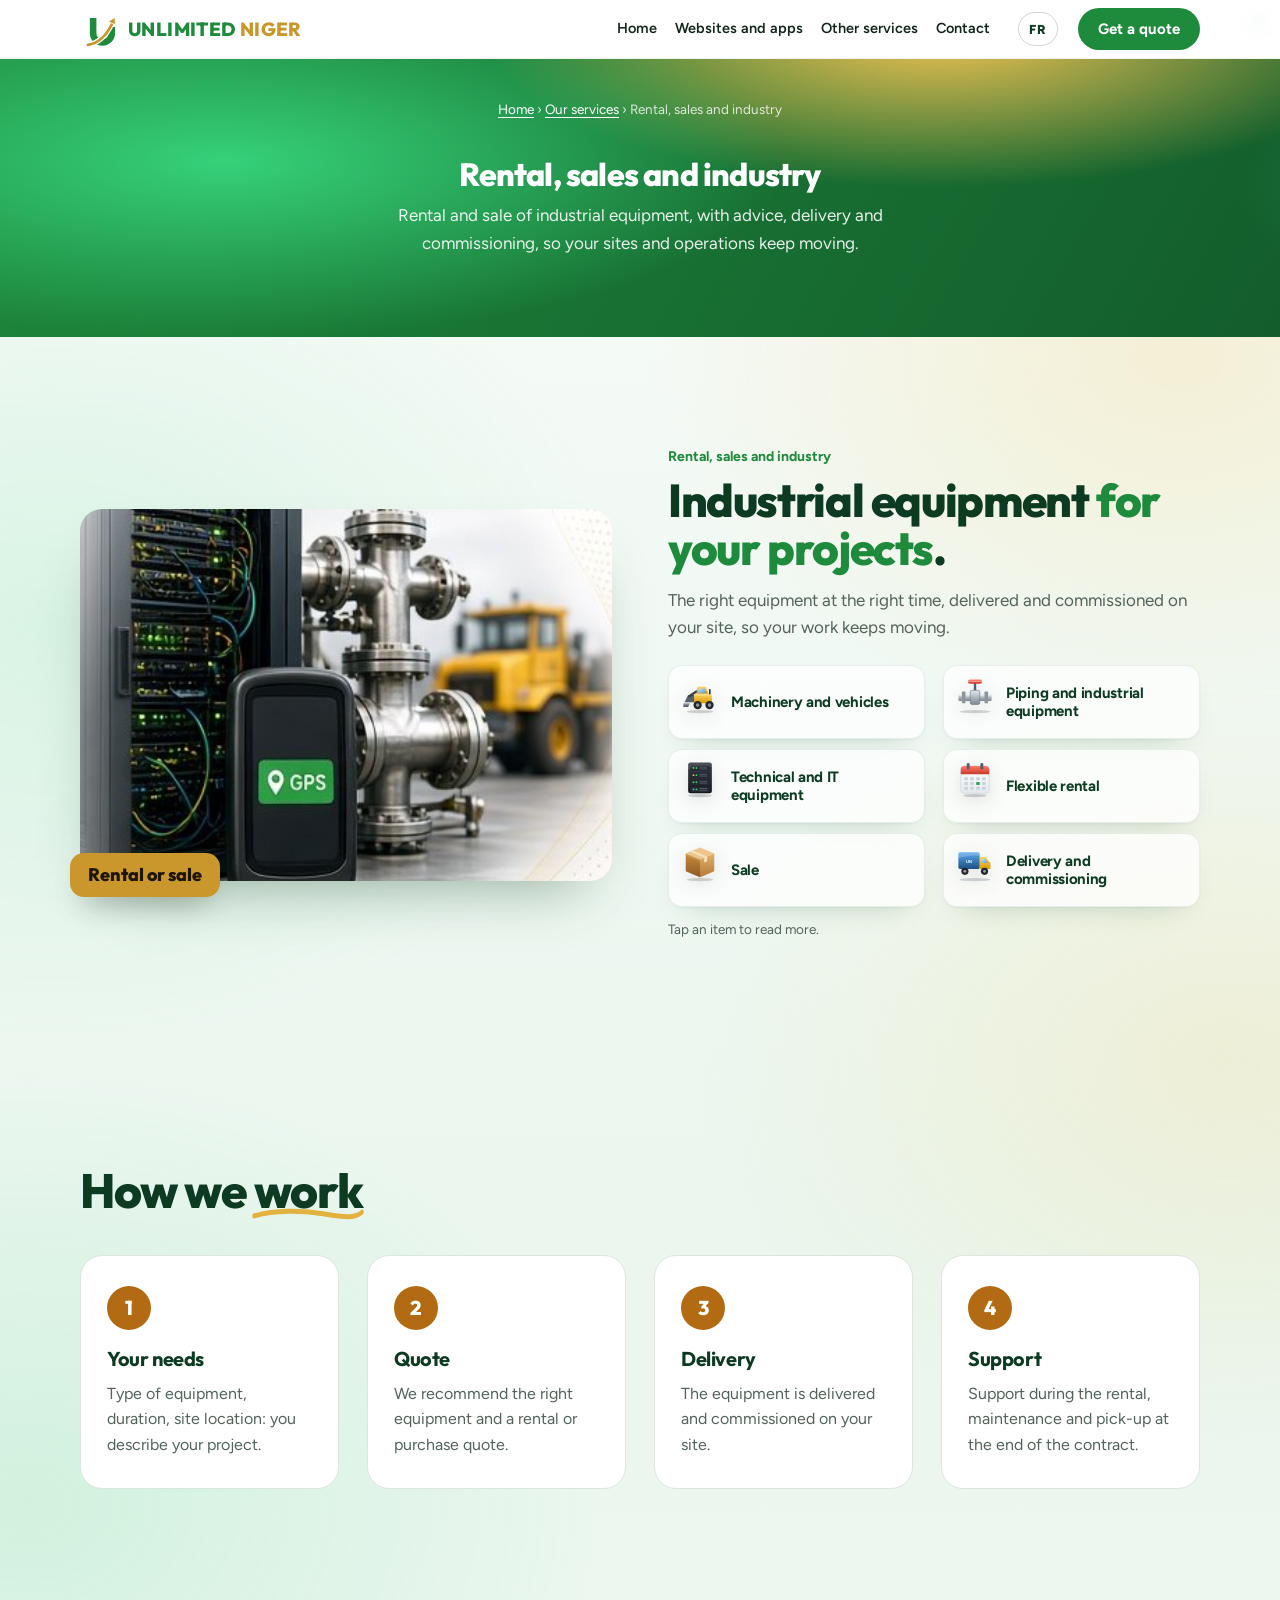
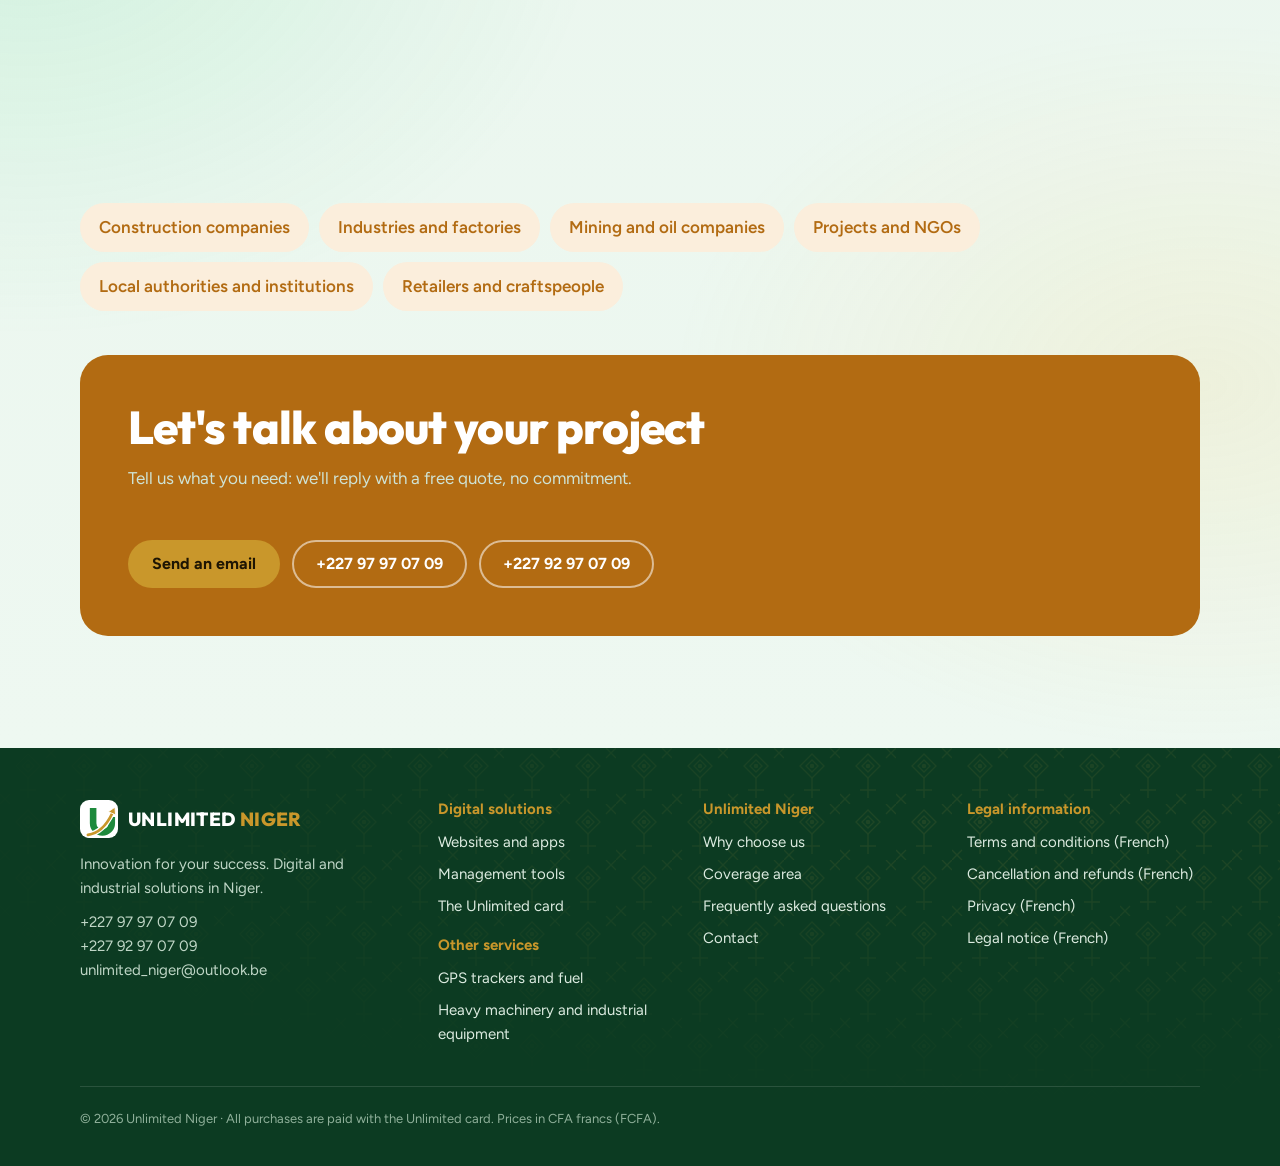
<file: materiel-industriel-en.html>
<!doctype html>
<html lang="en">
<head>
<meta charset="utf-8">
<meta name="viewport" content="width=device-width, initial-scale=1">
<title>Rental, sales and industry | Unlimited Niger</title>
<meta name="description" content="Rental and sale of industrial equipment, with advice, delivery and commissioning, so your sites and operations keep moving.">
<meta property="og:title" content="Rental, sales and industry | Unlimited Niger"><meta property="og:description" content="Rental and sale of industrial equipment, with advice, delivery and commissioning, so your sites and operations keep moving."><meta property="og:image" content="https://unlimitedniger.com/UnlimitedNiger-icone.png">
<link rel="icon" href="UnlimitedNiger-icone.png">
<link rel="canonical" href="https://unlimitedniger.com/materiel-industriel-en.html">
<meta property="og:url" content="https://unlimitedniger.com/materiel-industriel-en.html">
<link rel="preconnect" href="https://fonts.googleapis.com"><link rel="preconnect" href="https://fonts.gstatic.com" crossorigin>
<link href="https://fonts.googleapis.com/css2?family=Outfit:wght@500;600;700;800&family=Figtree:wght@400;500;600;700&display=swap" rel="stylesheet">
<link rel="stylesheet" href="style.css?v=34d8f2ec">
<script>document.documentElement.classList.add('js')</script>

</head>
<body>
<header class="top"><div class="wrap">
  <a class="brand" href="index-en.html" aria-label="Unlimited Niger, home"><svg viewBox="0 0 110 110" aria-hidden="true"><rect width="110" height="110" rx="26" fill="#fff"/><g transform="translate(5 5)">
<path d="M33 18 V62 A27 27 0 0 0 87 62 V44" fill="none" stroke="#1E8A3C" stroke-width="19"/>
<path d="M18 96 C46 92 70 72 88 34" fill="none" stroke="#fff" stroke-width="15" stroke-linecap="round"/>
<path d="M18 96 C46 92 70 72 88 34" fill="none" stroke="#C9972B" stroke-width="8" stroke-linecap="round"/>
<path d="M96 16 L77 29 L98 38 Z" fill="#C9972B" stroke="#fff" stroke-width="2.5" stroke-linejoin="round"/></g></svg><b>UNLIMITED <span>NIGER</span></b></a>
  <nav aria-label="Services"><a href="index-en.html">Home</a><a href="sites-web-en.html">Websites and apps</a><a href="index-en.html#services">Other services</a><a href="index-en.html#contact">Contact</a></nav>
  <a class="lang" href="materiel-industriel.html" hreflang="fr" lang="fr" aria-label="Version française">FR</a>
  <a class="btn btn-green hd-cta" href="index-en.html#contact" data-expert>Get a quote</a>
  <a class="hd-mini" href="index-en.html#contact" data-expert>Quote</a>
  <button type="button" class="burger" id="burger" aria-label="Open menu" aria-expanded="false" aria-controls="mnav"><span></span><span></span><span></span></button>
</div>
<nav class="mnav" id="mnav" aria-label="Menu" hidden><div class="wrap mn-in">
  <div class="mn-brand"><svg viewBox="0 0 110 110" aria-hidden="true"><rect width="110" height="110" rx="26" fill="#fff"/><g transform="translate(5 5)">
<path d="M33 18 V62 A27 27 0 0 0 87 62 V44" fill="none" stroke="#1E8A3C" stroke-width="19"/>
<path d="M18 96 C46 92 70 72 88 34" fill="none" stroke="#fff" stroke-width="15" stroke-linecap="round"/>
<path d="M18 96 C46 92 70 72 88 34" fill="none" stroke="#C9972B" stroke-width="8" stroke-linecap="round"/>
<path d="M96 16 L77 29 L98 38 Z" fill="#C9972B" stroke="#fff" stroke-width="2.5" stroke-linejoin="round"/></g></svg><b>UNLIMITED <span>NIGER</span></b><small>Your digital partner in Niger</small></div>
  <div class="mn-links"><a href="index-en.html">Home</a><a href="sites-web-en.html">Websites and apps</a><a href="index-en.html#offres">Management tools</a><a href="index-en.html#zone">Coverage area</a><a href="index-en.html#contact">Contact</a></div>
  <div class="mn-more"><span>Other services</span><a href="gps-en.html">GPS trackers and fuel</a><a href="materiel-industriel-en.html">Heavy machinery and industrial equipment</a></div>
  <div class="mn-ct"><a href="tel:+22797970709">+227 97 97 07 09</a><a href="tel:+22792970709">+227 92 97 07 09</a><a href="mailto:unlimited_niger@outlook.be">unlimited_niger@outlook.be</a></div>
  <a class="lang mn-lang" href="materiel-industriel.html" hreflang="fr" lang="fr">Version française</a>
  <a class="btn btn-gold mn-go" href="index-en.html#projet">Get a free quote</a>
</div></nav></header>
<main>
<div class="pg pg-ind" data-svc="Rental, sales and industry"><section class="bhero bh-svc s-ind" aria-label="Rental, sales and industry">
  <div class="bh-bg" aria-hidden="true"></div>
  <div class="wrap bh-in">
    <nav class="crumbs" aria-label="Breadcrumb"><a href="index-en.html">Home</a> › <a href="index-en.html#services">Our services</a> › <span>Rental, sales and industry</span></nav>
    <h1 class="bh-title">Rental, sales and industry</h1>
    <p class="bh-lead">Rental and sale of industrial equipment, with advice, delivery and commissioning, so your sites and operations keep moving.</p>
  </div>
</section>
<div class="suite">
<section class="block svc-zz"><div class="wrap zz">
  <div class="zz-img"><img decoding="async" src="entreprise.jpg" alt="" width="600" height="420" loading="lazy"><span class="zz-badge">Rental or sale</span></div>
  <div class="zz-txt">
    <p class="zz-kicker">Rental, sales and industry</p>
    <h2>Industrial equipment <em>for your projects</em>.</h2>
    <p>The right equipment at the right time, delivered and commissioned on your site, so your work keeps moving.</p>
    <ul class="zz-list zoomable"><li><button type="button" class="offer" aria-haspopup="dialog"><span class="ic ri-ic"><svg viewBox="0 0 64 64" class="ri" aria-hidden="true"><defs><linearGradient id="ldY_29" x1="0" y1="0" x2="0" y2="1"><stop offset="0" stop-color="#FFD45C"/><stop offset="1" stop-color="#D99A06"/></linearGradient><linearGradient id="ldG_29" x1="0" y1="0" x2="0" y2="1"><stop offset="0" stop-color="#9AA4AE"/><stop offset="1" stop-color="#4B535B"/></linearGradient><linearGradient id="ldW_29" x1="0" y1="0" x2="1" y2="1"><stop offset="0" stop-color="#BFE3FF"/><stop offset="1" stop-color="#5C95C4"/></linearGradient></defs><ellipse cx="32" cy="60" rx="22" ry="2.6" fill="#2A1E05" opacity=".18"/><path d="M6 44l6-12h10l3 12z" fill="#55606B"/><path d="M4 46h11l-3 6H4z" fill="url(#ldG_29)"/><path d="M14 34l12-8" stroke="#3B4148" stroke-width="4" stroke-linecap="round"/><rect x="22" y="30" width="30" height="16" rx="3" fill="url(#ldY_29)"/><path d="M28 18h14l4 12H26z" fill="url(#ldY_29)"/><path d="M30 21h10l2.4 8H29z" fill="url(#ldW_29)"/><path d="M22 30h30v4H22z" fill="#fff" opacity=".22"/><rect x="47" y="22" width="3" height="9" rx="1" fill="#3B4148"/><circle cx="28" cy="49" r="7" fill="#22262B"/><circle cx="28" cy="49" r="3" fill="#8E959C"/><circle cx="48" cy="49" r="7" fill="#22262B"/><circle cx="48" cy="49" r="3" fill="#8E959C"/></svg></span><h3>Machinery and vehicles</h3><p>Construction and handling machinery, for rent or sale, depending on the length and type of your work.</p></button></li><li><button type="button" class="offer" aria-haspopup="dialog"><span class="ic ri-ic"><svg viewBox="0 0 64 64" class="ri" aria-hidden="true"><defs><linearGradient id="ppM_30" x1="0" y1="0" x2="0" y2="1"><stop offset="0" stop-color="#E3E8ED"/><stop offset="1" stop-color="#7C8792"/></linearGradient><linearGradient id="ppV_30" x1="0" y1="0" x2="0" y2="1"><stop offset="0" stop-color="#FF7A6B"/><stop offset="1" stop-color="#C63A2B"/></linearGradient></defs><ellipse cx="32" cy="60" rx="26" ry="2.6" fill="#1C2228" opacity=".18"/><rect x="4" y="30" width="56" height="12" rx="2" fill="url(#ppM_30)"/><path d="M4 30h56v4H4z" fill="#fff" opacity=".45"/><rect x="10" y="26" width="6" height="20" rx="1.5" fill="#8E959C"/><rect x="48" y="26" width="6" height="20" rx="1.5" fill="#8E959C"/><rect x="24" y="24" width="16" height="24" rx="3" fill="url(#ppM_30)" stroke="#6B7580"/><rect x="30" y="12" width="4" height="12" fill="#55606B"/><rect x="20" y="6" width="24" height="7" rx="3.5" fill="url(#ppV_30)"/><path d="M20 9h24" stroke="#fff" stroke-opacity=".4" stroke-width="2"/></svg></span><h3>Piping and industrial equipment</h3><p>Pipes, fittings, valves and equipment for your industrial installations.</p></button></li><li><button type="button" class="offer" aria-haspopup="dialog"><span class="ic ri-ic"><svg viewBox="0 0 64 64" class="ri" aria-hidden="true"><defs><linearGradient id="svB_31" x1="0" y1="0" x2="0" y2="1"><stop offset="0" stop-color="#3B4148"/><stop offset="1" stop-color="#15181C"/></linearGradient></defs><ellipse cx="32" cy="60" rx="20" ry="2.6" fill="#10243D" opacity=".18"/><rect x="12" y="4" width="40" height="52" rx="4" fill="url(#svB_31)"/><rect x="16" y="9" width="32" height="9" rx="1.5" fill="#262B31"/><circle cx="21" cy="13.5" r="1.6" fill="#2FD06A"/><circle cx="26" cy="13.5" r="1.6" fill="#2FD06A"/><path d="M31 12h13M31 15h13" stroke="#55606B" stroke-width="1.4"/><rect x="16" y="21" width="32" height="9" rx="1.5" fill="#262B31"/><circle cx="21" cy="25.5" r="1.6" fill="#E2B955"/><circle cx="26" cy="25.5" r="1.6" fill="#2FD06A"/><path d="M31 24h13M31 27h13" stroke="#55606B" stroke-width="1.4"/><rect x="16" y="33" width="32" height="9" rx="1.5" fill="#262B31"/><circle cx="21" cy="37.5" r="1.6" fill="#2FD06A"/><circle cx="26" cy="37.5" r="1.6" fill="#2FD06A"/><path d="M31 36h13M31 39h13" stroke="#55606B" stroke-width="1.4"/><rect x="16" y="45" width="32" height="9" rx="1.5" fill="#262B31"/><circle cx="21" cy="49.5" r="1.6" fill="#5AA9F0"/><circle cx="26" cy="49.5" r="1.6" fill="#2FD06A"/><path d="M31 48h13M31 51h13" stroke="#55606B" stroke-width="1.4"/><path d="M12 8a4 4 0 0 1 4-4h32a4 4 0 0 1 4 4v4C38 8 26 10 12 16z" fill="#fff" opacity=".1"/></svg></span><h3>Technical and IT equipment</h3><p>IT and network equipment for your offices, sites and installations.</p></button></li><li><button type="button" class="offer" aria-haspopup="dialog"><span class="ic ri-ic"><svg viewBox="0 0 64 64" class="ri" aria-hidden="true"><defs><linearGradient id="caR_32" x1="0" y1="0" x2="0" y2="1"><stop offset="0" stop-color="#FF7A6B"/><stop offset="1" stop-color="#C63A2B"/></linearGradient><linearGradient id="caP_32" x1="0" y1="0" x2="0" y2="1"><stop offset="0" stop-color="#FFFFFF"/><stop offset="1" stop-color="#E3E9EE"/></linearGradient></defs><ellipse cx="32" cy="60" rx="20" ry="2.6" fill="#1C2228" opacity=".18"/><rect x="8" y="10" width="48" height="46" rx="6" fill="url(#caP_32)" stroke="#C9D2DA"/><path d="M8 16a6 6 0 0 1 6-6h36a6 6 0 0 1 6 6v8H8z" fill="url(#caR_32)"/><rect x="18" y="5" width="5" height="11" rx="2.5" fill="#55606B"/><rect x="41" y="5" width="5" height="11" rx="2.5" fill="#55606B"/><rect x="14" y="29" width="6" height="5" rx="1" fill="#C9D2DA"/><rect x="24" y="29" width="6" height="5" rx="1" fill="#C9D2DA"/><rect x="34" y="29" width="6" height="5" rx="1" fill="#C9D2DA"/><rect x="44" y="29" width="6" height="5" rx="1" fill="#C9D2DA"/><rect x="14" y="37" width="6" height="5" rx="1" fill="#C9D2DA"/><rect x="24" y="37" width="6" height="5" rx="1" fill="#C9D2DA"/><rect x="34" y="37" width="6" height="5" rx="1" fill="#2FA45A"/><rect x="44" y="37" width="6" height="5" rx="1" fill="#C9D2DA"/><rect x="14" y="45" width="6" height="5" rx="1" fill="#C9D2DA"/><rect x="24" y="45" width="6" height="5" rx="1" fill="#C9D2DA"/><rect x="34" y="45" width="6" height="5" rx="1" fill="#C9D2DA"/><rect x="44" y="45" width="6" height="5" rx="1" fill="#C9D2DA"/></svg></span><h3>Flexible rental</h3><p>Rent by the day, week or month, with a quote tailored to your project.</p></button></li><li><button type="button" class="offer" aria-haspopup="dialog"><span class="ic ri-ic"><svg viewBox="0 0 64 64" class="ri" aria-hidden="true"><defs><linearGradient id="bxA_33" x1="0" y1="0" x2="0" y2="1"><stop offset="0" stop-color="#E2B26E"/><stop offset="1" stop-color="#B57A35"/></linearGradient><linearGradient id="bxB_33" x1="0" y1="0" x2="0" y2="1"><stop offset="0" stop-color="#C98B3A"/><stop offset="1" stop-color="#8C5A24"/></linearGradient></defs><ellipse cx="32" cy="60" rx="22" ry="2.6" fill="#2A1E05" opacity=".18"/><path d="M32 6l24 10-24 10L8 16z" fill="#EBC58A"/><path d="M8 16l24 10v30L8 46z" fill="url(#bxB_33)"/><path d="M56 16L32 26v30l24-10z" fill="url(#bxA_33)"/><path d="M20 11l24 10v8l-5 2v-8L15 13z" fill="#F6E1B5"/><path d="M8 16l24 10v4L8 20z" fill="#fff" opacity=".12"/></svg></span><h3>Sale</h3><p>Equipment sales with advice to choose what best fits your use and budget.</p></button></li><li><button type="button" class="offer" aria-haspopup="dialog"><span class="ic ri-ic"><svg viewBox="0 0 64 64" class="ri" aria-hidden="true"><defs><linearGradient id="tkB_34" x1="0" y1="0" x2="0" y2="1"><stop offset="0" stop-color="#5AA9F0"/><stop offset="1" stop-color="#1D4F80"/></linearGradient><linearGradient id="tkC_34" x1="0" y1="0" x2="0" y2="1"><stop offset="0" stop-color="#FFD45C"/><stop offset="1" stop-color="#D99A06"/></linearGradient><linearGradient id="tkW_34" x1="0" y1="0" x2="1" y2="1"><stop offset="0" stop-color="#BFE3FF"/><stop offset="1" stop-color="#5C95C4"/></linearGradient></defs><ellipse cx="32" cy="60" rx="26" ry="2.6" fill="#10243D" opacity=".18"/><rect x="4" y="14" width="36" height="28" rx="3" fill="url(#tkB_34)"/><path d="M4 14h36v6C26 18 14 22 4 24z" fill="#fff" opacity=".2"/><path d="M40 22h10l8 10v10H40z" fill="url(#tkC_34)"/><path d="M43 25h6l5 7H43z" fill="url(#tkW_34)"/><circle cx="15" cy="46" r="6" fill="#22262B"/><circle cx="15" cy="46" r="2.4" fill="#9AA4AE"/><circle cx="48" cy="46" r="6" fill="#22262B"/><circle cx="48" cy="46" r="2.4" fill="#9AA4AE"/><text x="22" y="32" text-anchor="middle" font-family="Arial,sans-serif" font-size="7" font-weight="800" fill="#fff">UN</text></svg></span><h3>Delivery and commissioning</h3><p>Delivery to your site, installation, commissioning and equipment maintenance.</p></button></li></ul>
    <p class="zz-hint">Tap an item to read more.</p>
  </div>
</div></section>

<section class="block alt"><div class="wrap">
  <div class="intro"><h2>How we <span class="mk">work</span></h2></div>
  <ol class="steps"><li><h3>Your needs</h3><p>Type of equipment, duration, site location: you describe your project.</p></li><li><h3>Quote</h3><p>We recommend the right equipment and a rental or purchase quote.</p></li><li><h3>Delivery</h3><p>The equipment is delivered and commissioned on your site.</p></li><li><h3>Support</h3><p>Support during the rental, maintenance and pick-up at the end of the contract.</p></li></ol>
</div></section>
<section class="block"><div class="wrap">
  <div class="intro"><h2>Who is it <span class="mk">for</span> ?</h2></div>
  <ul class="who"><li>Construction companies</li><li>Industries and factories</li><li>Mining and oil companies</li><li>Projects and NGOs</li><li>Local authorities and institutions</li><li>Retailers and craftspeople</li></ul>
  <div class="partner" style="margin-top:44px"><div><h2>Let's talk about your project</h2><p>Tell us what you need: we'll reply with a free quote, no commitment.</p>
    <div class="cta" style="display:flex;flex-wrap:wrap;gap:12px;margin-top:24px"><a class="btn btn-gold" href="mailto:unlimited_niger@outlook.be?subject=Devis%20matériel%20industriel">Send an email</a><a class="btn btn-line" href="tel:+22797970709">+227 97 97 07 09</a><a class="btn btn-line" href="tel:+22792970709">+227 92 97 07 09</a></div></div></div>
</div></section></div></div>
</main>
<div class="mbar" aria-label="Quick contact"><a href="tel:+22797970709"><svg viewBox="0 0 24 24" width="18" height="18" fill="none" stroke="currentColor" stroke-width="2" stroke-linecap="round" stroke-linejoin="round" aria-hidden="true"><path d="M5 4h4l2 5-2.5 1.5a11 11 0 0 0 5 5L15 13l5 2v4a2 2 0 0 1-2 2A16 16 0 0 1 3 6a2 2 0 0 1 2-2"/></svg>Call</a><a class="go" href="index-en.html#contact" data-expert>Get a quote</a></div>
<dialog class="zoom" id="zoom" aria-label="Details"><div class="zm-in"><button type="button" class="zm-x" aria-label="Close">×</button><div class="zm-body"></div></div></dialog>
<dialog class="expert" id="expert" aria-labelledby="ex-t">
  <form method="dialog" class="ex-in" id="exf">
    <div class="ex-head"><h2 id="ex-t">Get a quote</h2><button type="button" class="ex-x" id="exx" aria-label="Close">×</button></div>
    <p class="ex-sub">Describe your needs: we'll call you back with a free quote.</p>
    <label for="ex-name">Full name<input id="ex-name" name="nom" required autocomplete="name"></label>
    <label for="ex-tel">Phone<input id="ex-tel" name="tel" required inputmode="tel" autocomplete="tel" placeholder="+227 …"></label>
    <label for="ex-org">Company (optional)<input id="ex-org" name="entreprise" autocomplete="organization"></label>
    <label for="ex-svc">Service<select id="ex-svc" name="service"><option>Websites and apps</option><option>GPS trackers and fuel management</option><option>Rental, sales and industry</option><option>Unlimited Niger app</option><option>Other request</option></select></label>
    <label for="ex-msg">Your message<textarea id="ex-msg" name="message" rows="3" placeholder="E.g. a website for my shop, 5 vehicles to equip…"></textarea></label>
    <button class="btn btn-green ex-go" type="submit">Send my request</button>
    <p class="ex-note">Your email app opens with the request already written: just press send. You can also call us at <a href="tel:+22797970709">+227 97 97 07 09</a>.</p>
  </form>
</dialog>
<script>
(() => {
  const still = matchMedia('(prefers-reduced-motion: reduce)').matches;
  const top = document.querySelector('.top');
  const bg = document.getElementById('burger'), mn = document.getElementById('mnav');
  const setMenu = (o) => { mn.hidden = !o; bg.setAttribute('aria-expanded', String(o)); bg.setAttribute('aria-label', o ? 'Close menu' : 'Open menu'); top.classList.toggle('menu-open', o); document.documentElement.classList.toggle('no-scroll', o); };
  bg.onclick = () => setMenu(mn.hidden);
  // Fenêtre « Demander un devis » : prépare un e-mail avec la demande
  const dlg = document.getElementById('expert');
  if (dlg && dlg.showModal) {
    document.querySelectorAll('[data-expert]').forEach((a) => a.addEventListener('click', (e) => { e.preventDefault(); setMenu(false); const sv = document.querySelector('[data-svc]'); const k = sv && sv.dataset.svc; if (k) dlg.querySelector('#ex-svc').value = k; dlg.showModal(); }));
    document.getElementById('exx').onclick = () => dlg.close();
    dlg.addEventListener('click', (e) => { if (e.target === dlg) dlg.close(); });
    document.getElementById('exf').addEventListener('submit', (e) => { e.preventDefault(); const f = new FormData(e.target);
      const body = `Name: ${f.get('nom')}
Phone: ${f.get('tel')}
Company: ${f.get('entreprise') || '-'}
Service: ${f.get('service')}

${f.get('message') || ''}`;
      location.href = 'mailto:unlimited_niger@outlook.be?subject=' + encodeURIComponent('Quote request: ' + f.get('service')) + '&body=' + encodeURIComponent(body);
      e.target.querySelector('.ex-note').innerHTML = `<b>Your email app has opened with your request.</b> Press send so it reaches us, or call <a href="tel:+22797970709">+227 97 97 07 09</a>.`; });
  }
  // Formulaire « Vous avez un projet ? » : prépare un e-mail avec la demande
  const pjf = document.getElementById('pjf');
  if (pjf) pjf.addEventListener('submit', (e) => { e.preventDefault(); const f = new FormData(pjf);
    const body = `Name: ${f.get('nom')}
Phone: ${f.get('tel')}
Service: ${f.get('service')}
City or region: ${f.get('ville')}

${f.get('message') || ''}`;
    location.href = 'mailto:unlimited_niger@outlook.be?subject=' + encodeURIComponent('Quote request: ' + f.get('service')) + '&body=' + encodeURIComponent(body);
    pjf.querySelector('.pj-note').innerHTML = '<b>Your email app has opened with your request.</b> Press send so it reaches us, or call <a href="tel:+22797970709">+227 97 97 07 09</a>.'; });
  // Carte du Niger : les vecteurs se dessinent quand la carte apparaît
  const zmap = document.querySelector('.zone-map');
  if (zmap) { if ('IntersectionObserver' in window) { const zo = new IntersectionObserver((es) => { if (es[0].isIntersecting) { zmap.classList.add('drawn'); zo.disconnect(); } }, { threshold: 0.35 }); zo.observe(zmap); } else zmap.classList.add('drawn'); }
  // En-tête : le mot doré change (digitales, GPS et carburant, industrielles)
  const rot = document.querySelector('.bh-title .rot');
  if (rot && !still) { const w = rot.dataset.rot.split('|'); rot.innerHTML = w.map((x, i) => `<i${i ? '' : ' class="on"'}>${x}</i>`).join(''); rot.classList.add('go');
    const it = [...rot.children]; let k = 0;
    setTimeout(() => setInterval(() => { it[k].className = 'out'; k = (k + 1) % it.length; it[k].className = 'on'; setTimeout(() => it.forEach((x, j) => { if (j !== k) x.className = ''; }), 450); }, 2200), 2400); }
  // En-tête : 4 scènes digitales qui tournent toutes les 4 s
  const hx = document.querySelector('.hx3');
  if (hx) {
    const sc = [...hx.querySelectorAll('.sc')], tb = [...hx.querySelectorAll('.hx-tabs button')], rw = [...hx.querySelectorAll('.hx-rot i')]; let k = 0, timer = null;
    const show = (n) => { sc[k].classList.remove('on'); tb[k].classList.remove('on'); rw[k].className = 'out'; const o = k; k = n; void sc[k].offsetWidth; sc[k].classList.add('on'); tb[k].classList.add('on'); rw[k].className = 'on'; setTimeout(() => { if (rw[o] !== rw[k]) rw[o].className = ''; }, 500); };
    const play = () => { if (!still && !timer) timer = setInterval(() => show((k + 1) % sc.length), 4000); };
    tb.forEach((b, i) => (b.onclick = () => { clearInterval(timer); timer = null; show(i); play(); }));
    document.addEventListener('visibilitychange', () => { if (document.hidden) { clearInterval(timer); timer = null; } else play(); });
    if (still) hx.classList.add('still'); play();
  }
  // Cartes de services : elles montent et se superposent au défilement (sans changer les cartes)
  const bts = [...document.querySelectorAll('.bento > .bt')];
  if (bts.length && !still) { let tk = false;
    const upd = () => { tk = false; bts.forEach((c) => { const a = c.getBoundingClientRect(); const nx = bts.find((x) => x.getBoundingClientRect().top > a.top + 8);
      if (!nx) { c.style.removeProperty('--s'); return; } const t = nx.getBoundingClientRect().top; const cover = Math.max(0, Math.min(1, (a.bottom - t) / a.height));
      c.style.setProperty('--s', (1 - cover * 0.05).toFixed(3)); c.style.setProperty('--dim', (cover * 0.12).toFixed(3)); }); };
    addEventListener('scroll', () => { if (!tk) { tk = true; requestAnimationFrame(upd); } }, { passive: true }); upd(); }
  // Cartes de services : transitions au défilement (texte, points clés, image)
  const ucs = [...document.querySelectorAll('.bento-uni > .uc')];
  if (ucs.length && 'IntersectionObserver' in window && !still) {
    ucs.forEach((c) => c.classList.add('fx'));
    const fo = new IntersectionObserver((es) => es.forEach((e) => { if (e.isIntersecting) { e.target.classList.add('fx-in'); fo.unobserve(e.target); } }), { threshold: 0.25 });
    ucs.forEach((c) => fo.observe(c));
    let tk = false; const par = () => { tk = false; ucs.forEach((c) => { const r = c.getBoundingClientRect(); const k = Math.max(-1, Math.min(1, (r.top + r.height / 2 - innerHeight / 2) / innerHeight)); c.style.setProperty('--par', k.toFixed(3)); }); };
    addEventListener('scroll', () => { if (!tk) { tk = true; requestAnimationFrame(par); } }, { passive: true }); par();
  }
  // Cartes d'offres : un toucher agrandit la carte pour lire le détail
  const zoom = document.getElementById('zoom');
  if (zoom && zoom.showModal) {
    document.querySelectorAll('.zoomable .offer').forEach((c) => c.addEventListener('click', () => {
      const box = c.closest('.zoomable'); const more = box.dataset.more;
      zoom.querySelector('.zm-body').innerHTML = c.innerHTML + (more ? `<a class="btn btn-green zm-more" href="${more}">Learn more</a>` : '');
      zoom.className = 'zoom ' + ([...(c.closest('.pg') || box).classList].find((x) => x.startsWith('pg-')) || ''); zoom.showModal(); }));
    zoom.querySelector('.zm-x').onclick = () => zoom.close();
    zoom.addEventListener('click', (e) => { if (e.target === zoom) zoom.close(); });
  }
  // « Ce que nous proposons » : onglets qui changent tout seuls toutes les 5 s
  const ofs = document.getElementById('offres'); const ot = [...document.querySelectorAll('.of-t')];
  const showOf = (t) => { ot.forEach((x) => x.setAttribute('aria-selected', String(x === t)));
    document.querySelectorAll('.of-p').forEach((p) => { p.hidden = p.dataset.op !== t.dataset.of; });
    const bar = t.parentElement; bar.scrollTo({ left: t.offsetLeft - 16, behavior: 'smooth' }); };
  ot.forEach((t) => (t.onclick = () => showOf(t)));
  if (ofs && ot.length > 1 && !matchMedia('(prefers-reduced-motion: reduce)').matches) {
    let timer = null, k = 0;
    const tick = () => { k = (k + 1) % ot.length; showOf(ot[k]); };
    const start = () => { if (timer || !ofs.classList.contains('auto')) return; ofs.classList.add('run'); timer = setInterval(tick, 5000); };
    const stop = () => { clearInterval(timer); timer = null; ofs.classList.remove('run'); };
    ofs.classList.add('auto');
    ofs.addEventListener('pointerdown', () => { stop(); ofs.classList.remove('auto'); });
    ofs.addEventListener('keydown', () => { stop(); ofs.classList.remove('auto'); });
    new IntersectionObserver((e) => (e[0].isIntersecting ? start() : stop()), { threshold: 0.4 }).observe(ofs);
  }
  // Chiffres qui comptent de 0 à leur valeur
  const nums = document.querySelectorAll('.why-nums b');
  if (nums.length && 'IntersectionObserver' in window && !matchMedia('(prefers-reduced-motion: reduce)').matches) {
    const io = new IntersectionObserver((es) => es.forEach((e) => { if (!e.isIntersecting) return; io.unobserve(e.target);
      const el = e.target, txt = el.textContent, n = parseInt(txt, 10), suf = txt.replace(/^\d+/, ''); if (!n) return;
      const t0 = performance.now(); const step = (t) => { const k = Math.min(1, (t - t0) / 900); el.textContent = Math.round(n * (1 - Math.pow(1 - k, 3))) + suf; if (k < 1) requestAnimationFrame(step); }; requestAnimationFrame(step); }), { threshold: 0.6 });
    nums.forEach((b) => io.observe(b));
  }
  // Onglets « Pourquoi nous choisir »
  const wt = [...document.querySelectorAll('.why-tabs [role=tab]')];
  const showWhy = (k) => wt.forEach((t, i) => { t.setAttribute('aria-selected', String(i === k)); document.getElementById('wp' + i).hidden = i !== k; });
  if (wt.length) { wt.forEach((t, i) => (t.onclick = () => showWhy(i))); showWhy(0); } mn.querySelectorAll('a').forEach((a) => a.addEventListener('click', () => setMenu(false)));
  const onScroll = () => top.classList.toggle('scrolled', scrollY > 8); onScroll(); addEventListener('scroll', onScroll, { passive: true });
  const sel = '.intro, .tcard, .pcard, .bt:not(.uc), .why, .stats .wrap > div, .offer, .case, .stack > div, .values > div, .steps li, .faq details, .partner, .contact > div, .about > div:first-child, .who li, .formule, .doc h2, .why-card, .why-nums > div, .zone-txt, .zone-map-box, .pj-txt, .pj-form, .zz-img, .zz-txt, .zone-list li, .car-solo .slide-txt, .car-solo .stage, .ct-partner, .bento-h';
  const els = [...document.querySelectorAll(sel)];
  els.forEach((el) => { const sib = [...el.parentElement.children].filter((x) => x.matches(sel)); el.style.setProperty('--d', Math.min(sib.indexOf(el), 6) * 80 + 'ms'); el.classList.add('rv'); });
  if (still || !('IntersectionObserver' in window)) { els.forEach((el) => el.classList.add('in')); return; }
  const io = new IntersectionObserver((list) => list.forEach((e) => { if (e.isIntersecting) { e.target.classList.add('in'); io.unobserve(e.target); } }), { rootMargin: '0px 0px -8% 0px', threshold: 0.08 });
  els.forEach((el) => io.observe(el));
})();
</script>
<footer><div class="wrap">
  <div><a class="brand" href="index-en.html"><svg viewBox="0 0 110 110" aria-hidden="true"><rect width="110" height="110" rx="26" fill="#fff"/><g transform="translate(5 5)">
<path d="M33 18 V62 A27 27 0 0 0 87 62 V44" fill="none" stroke="#1E8A3C" stroke-width="19"/>
<path d="M18 96 C46 92 70 72 88 34" fill="none" stroke="#fff" stroke-width="15" stroke-linecap="round"/>
<path d="M18 96 C46 92 70 72 88 34" fill="none" stroke="#C9972B" stroke-width="8" stroke-linecap="round"/>
<path d="M96 16 L77 29 L98 38 Z" fill="#C9972B" stroke="#fff" stroke-width="2.5" stroke-linejoin="round"/></g></svg><b>UNLIMITED <span>NIGER</span></b></a>
    <p style="margin-top:14px;max-width:36ch">Innovation for your success. Digital and industrial solutions in Niger.</p>
    <p style="margin-top:10px"><a href="tel:+22797970709">+227 97 97 07 09</a><br><a href="tel:+22792970709">+227 92 97 07 09</a><br><a href="mailto:unlimited_niger@outlook.be">unlimited_niger@outlook.be</a></p></div>
  <div><h4>Digital solutions</h4><ul><li><a href="sites-web-en.html">Websites and apps</a></li><li><a href="index-en.html#offres">Management tools</a></li><li><a href="index-en.html#application">The Unlimited card</a></li></ul><h4 class="ft-h2">Other services</h4><ul><li><a href="gps-en.html">GPS trackers and fuel</a></li><li><a href="materiel-industriel-en.html">Heavy machinery and industrial equipment</a></li></ul></div>
  <div><h4>Unlimited Niger</h4><ul><li><a href="index-en.html#pourquoi">Why choose us</a></li><li><a href="index-en.html#zone">Coverage area</a></li><li><a href="index-en.html#faq">Frequently asked questions</a></li><li><a href="index-en.html#contact">Contact</a></li></ul></div>
  <div><h4>Legal information</h4><ul><li><a href="conditions.html">Terms and conditions (French)</a></li><li><a href="remboursement.html">Cancellation and refunds (French)</a></li><li><a href="confidentialite.html">Privacy (French)</a></li><li><a href="mentions-legales.html">Legal notice (French)</a></li></ul></div>
  <p class="legal">© 2026 Unlimited Niger · All purchases are paid with the Unlimited card. Prices in CFA francs (FCFA).</p>
</div></footer>
</body>
</html>
</file>
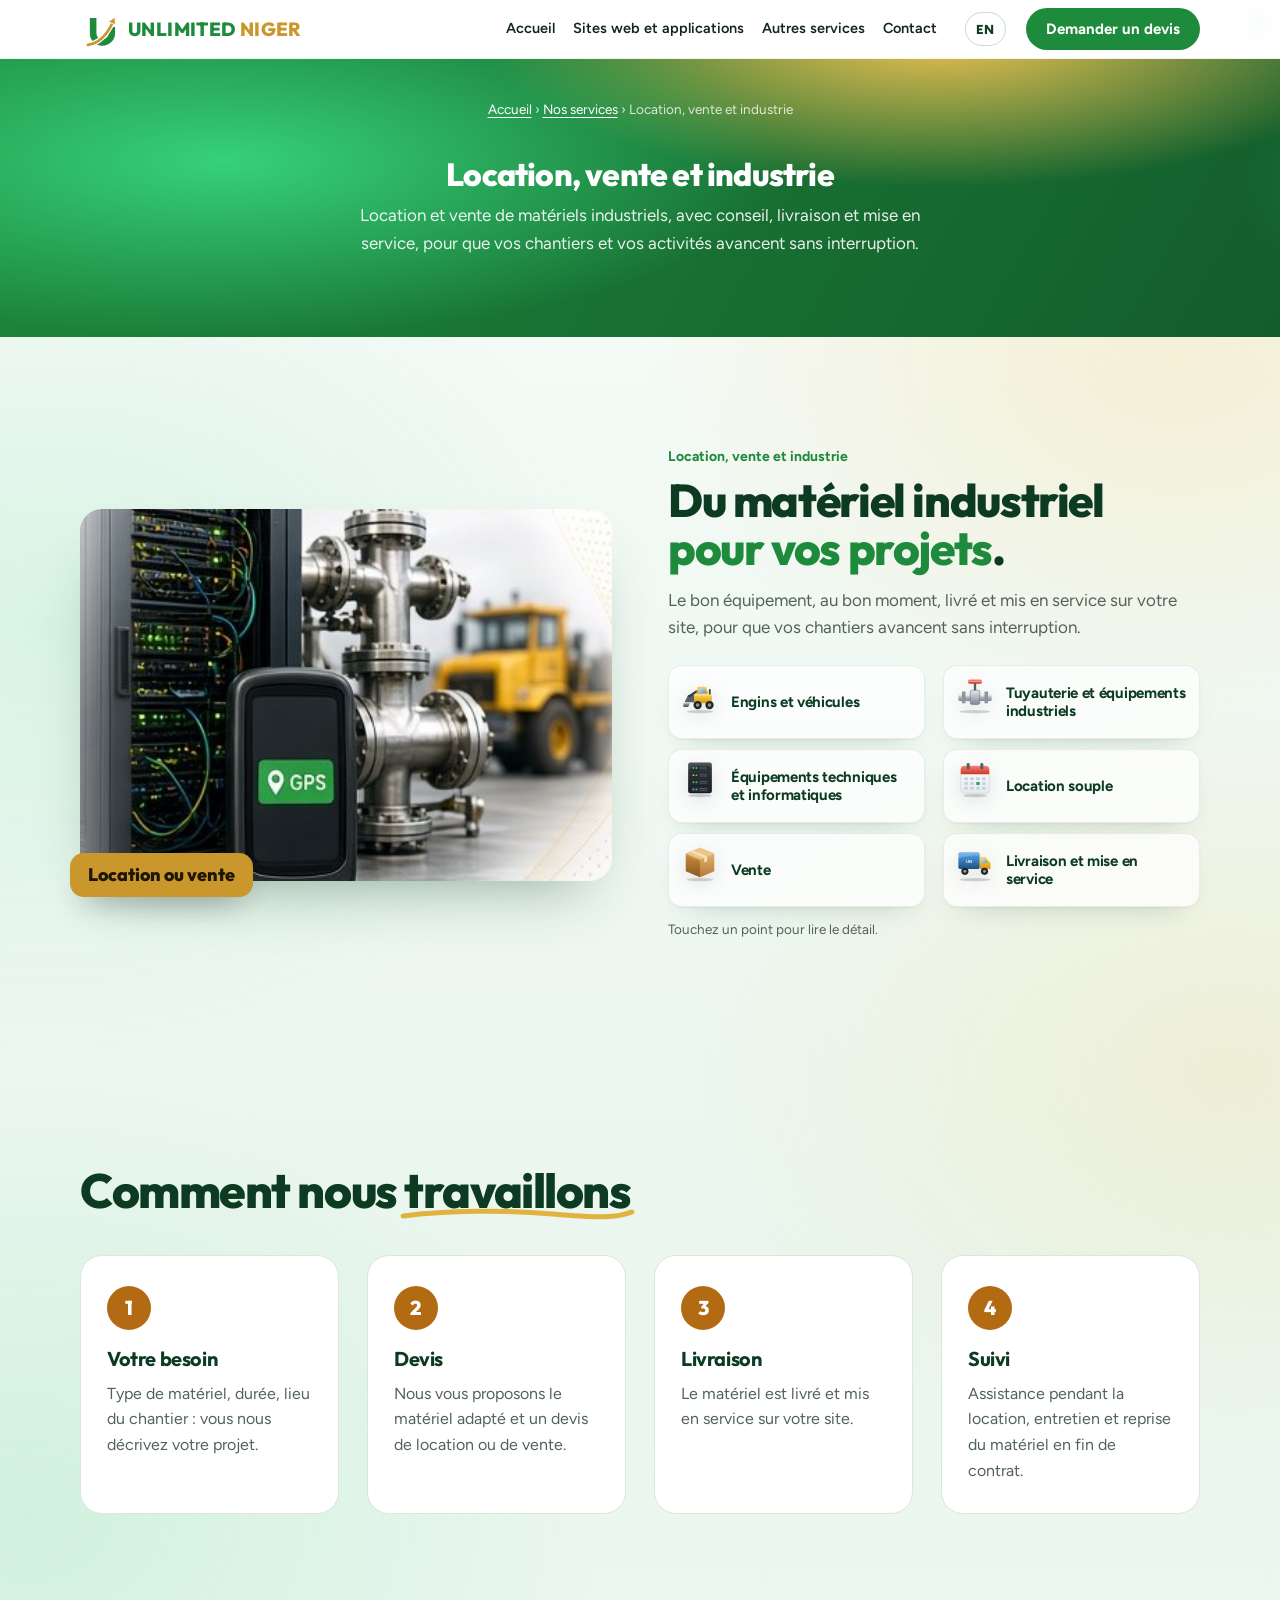
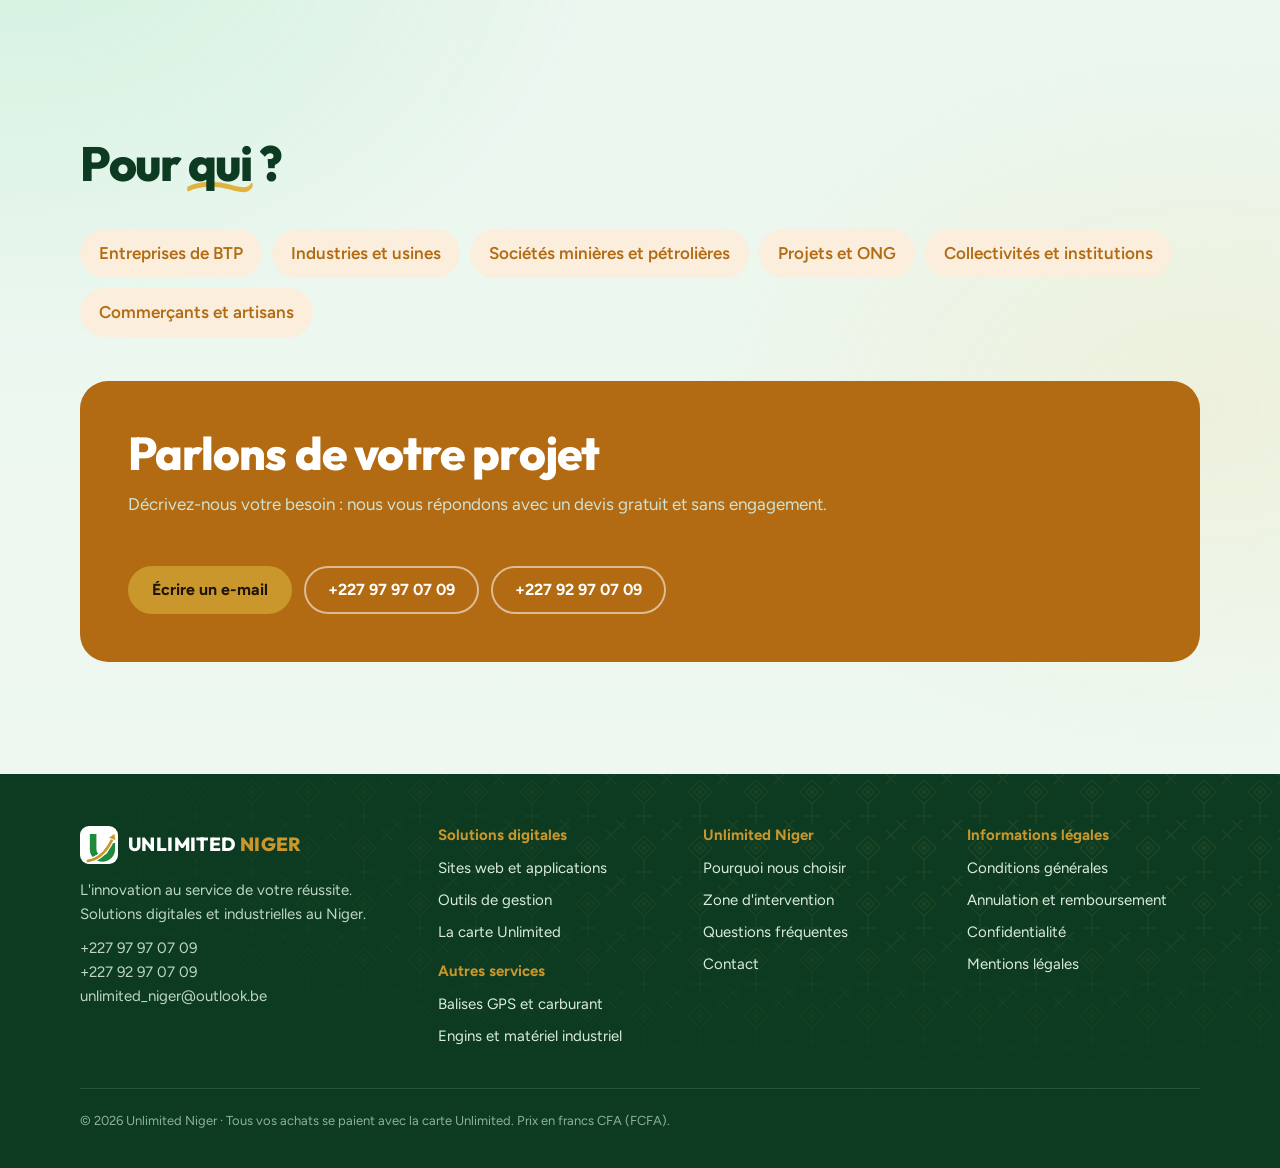
<file: materiel-industriel.html>
<!doctype html>
<html lang="fr">
<head>
<meta charset="utf-8">
<meta name="viewport" content="width=device-width, initial-scale=1">
<title>Location, vente et industrie | Unlimited Niger</title>
<meta name="description" content="Location et vente de matériels industriels, avec conseil, livraison et mise en service, pour que vos chantiers et vos activités avancent sans interruption.">
<meta property="og:title" content="Location, vente et industrie | Unlimited Niger"><meta property="og:description" content="Location et vente de matériels industriels, avec conseil, livraison et mise en service, pour que vos chantiers et vos activités avancent sans interruption."><meta property="og:image" content="https://unlimitedniger.com/UnlimitedNiger-icone.png">
<link rel="icon" href="UnlimitedNiger-icone.png">
<link rel="canonical" href="https://unlimitedniger.com/materiel-industriel.html">
<meta property="og:url" content="https://unlimitedniger.com/materiel-industriel.html">
<link rel="preconnect" href="https://fonts.googleapis.com"><link rel="preconnect" href="https://fonts.gstatic.com" crossorigin>
<link href="https://fonts.googleapis.com/css2?family=Outfit:wght@500;600;700;800&family=Figtree:wght@400;500;600;700&display=swap" rel="stylesheet">
<link rel="stylesheet" href="style.css?v=34d8f2ec">
<script>document.documentElement.classList.add('js')</script>

</head>
<body>
<header class="top"><div class="wrap">
  <a class="brand" href="index.html" aria-label="Unlimited Niger, accueil"><svg viewBox="0 0 110 110" aria-hidden="true"><rect width="110" height="110" rx="26" fill="#fff"/><g transform="translate(5 5)">
<path d="M33 18 V62 A27 27 0 0 0 87 62 V44" fill="none" stroke="#1E8A3C" stroke-width="19"/>
<path d="M18 96 C46 92 70 72 88 34" fill="none" stroke="#fff" stroke-width="15" stroke-linecap="round"/>
<path d="M18 96 C46 92 70 72 88 34" fill="none" stroke="#C9972B" stroke-width="8" stroke-linecap="round"/>
<path d="M96 16 L77 29 L98 38 Z" fill="#C9972B" stroke="#fff" stroke-width="2.5" stroke-linejoin="round"/></g></svg><b>UNLIMITED <span>NIGER</span></b></a>
  <nav aria-label="Services"><a href="index.html">Accueil</a><a href="sites-web.html">Sites web et applications</a><a href="index.html#services">Autres services</a><a href="index.html#contact">Contact</a></nav>
  <a class="lang" href="materiel-industriel-en.html" hreflang="en" lang="en" aria-label="English version">EN</a>
  <a class="btn btn-green hd-cta" href="index.html#contact" data-expert>Demander un devis</a>
  <a class="hd-mini" href="index.html#contact" data-expert>Devis</a>
  <button type="button" class="burger" id="burger" aria-label="Ouvrir le menu" aria-expanded="false" aria-controls="mnav"><span></span><span></span><span></span></button>
</div>
<nav class="mnav" id="mnav" aria-label="Menu" hidden><div class="wrap mn-in">
  <div class="mn-brand"><svg viewBox="0 0 110 110" aria-hidden="true"><rect width="110" height="110" rx="26" fill="#fff"/><g transform="translate(5 5)">
<path d="M33 18 V62 A27 27 0 0 0 87 62 V44" fill="none" stroke="#1E8A3C" stroke-width="19"/>
<path d="M18 96 C46 92 70 72 88 34" fill="none" stroke="#fff" stroke-width="15" stroke-linecap="round"/>
<path d="M18 96 C46 92 70 72 88 34" fill="none" stroke="#C9972B" stroke-width="8" stroke-linecap="round"/>
<path d="M96 16 L77 29 L98 38 Z" fill="#C9972B" stroke="#fff" stroke-width="2.5" stroke-linejoin="round"/></g></svg><b>UNLIMITED <span>NIGER</span></b><small>Votre partenaire digital au Niger</small></div>
  <div class="mn-links"><a href="index.html">Accueil</a><a href="sites-web.html">Sites web et applications</a><a href="index.html#offres">Outils de gestion</a><a href="index.html#zone">Zone d'intervention</a><a href="index.html#contact">Contact</a></div>
  <div class="mn-more"><span>Autres services</span><a href="gps.html">Balises GPS et carburant</a><a href="materiel-industriel.html">Engins et matériel industriel</a></div>
  <div class="mn-ct"><a href="tel:+22797970709">+227 97 97 07 09</a><a href="tel:+22792970709">+227 92 97 07 09</a><a href="mailto:unlimited_niger@outlook.be">unlimited_niger@outlook.be</a></div>
  <a class="lang mn-lang" href="materiel-industriel-en.html" hreflang="en" lang="en">English version</a>
  <a class="btn btn-gold mn-go" href="index.html#projet">Demandez un devis gratuit</a>
</div></nav></header>
<main>
<div class="pg pg-ind" data-svc="Location, vente et industrie"><section class="bhero bh-svc s-ind" aria-label="Location, vente et industrie">
  <div class="bh-bg" aria-hidden="true"></div>
  <div class="wrap bh-in">
    <nav class="crumbs" aria-label="Fil d'Ariane"><a href="index.html">Accueil</a> › <a href="index.html#services">Nos services</a> › <span>Location, vente et industrie</span></nav>
    <h1 class="bh-title">Location, vente et industrie</h1>
    <p class="bh-lead">Location et vente de matériels industriels, avec conseil, livraison et mise en service, pour que vos chantiers et vos activités avancent sans interruption.</p>
  </div>
</section>
<div class="suite">
<section class="block svc-zz"><div class="wrap zz">
  <div class="zz-img"><img decoding="async" src="entreprise.jpg" alt="" width="600" height="420" loading="lazy"><span class="zz-badge">Location ou vente</span></div>
  <div class="zz-txt">
    <p class="zz-kicker">Location, vente et industrie</p>
    <h2>Du matériel industriel <em>pour vos projets</em>.</h2>
    <p>Le bon équipement, au bon moment, livré et mis en service sur votre site, pour que vos chantiers avancent sans interruption.</p>
    <ul class="zz-list zoomable"><li><button type="button" class="offer" aria-haspopup="dialog"><span class="ic ri-ic"><svg viewBox="0 0 64 64" class="ri" aria-hidden="true"><defs><linearGradient id="ldY_29" x1="0" y1="0" x2="0" y2="1"><stop offset="0" stop-color="#FFD45C"/><stop offset="1" stop-color="#D99A06"/></linearGradient><linearGradient id="ldG_29" x1="0" y1="0" x2="0" y2="1"><stop offset="0" stop-color="#9AA4AE"/><stop offset="1" stop-color="#4B535B"/></linearGradient><linearGradient id="ldW_29" x1="0" y1="0" x2="1" y2="1"><stop offset="0" stop-color="#BFE3FF"/><stop offset="1" stop-color="#5C95C4"/></linearGradient></defs><ellipse cx="32" cy="60" rx="22" ry="2.6" fill="#2A1E05" opacity=".18"/><path d="M6 44l6-12h10l3 12z" fill="#55606B"/><path d="M4 46h11l-3 6H4z" fill="url(#ldG_29)"/><path d="M14 34l12-8" stroke="#3B4148" stroke-width="4" stroke-linecap="round"/><rect x="22" y="30" width="30" height="16" rx="3" fill="url(#ldY_29)"/><path d="M28 18h14l4 12H26z" fill="url(#ldY_29)"/><path d="M30 21h10l2.4 8H29z" fill="url(#ldW_29)"/><path d="M22 30h30v4H22z" fill="#fff" opacity=".22"/><rect x="47" y="22" width="3" height="9" rx="1" fill="#3B4148"/><circle cx="28" cy="49" r="7" fill="#22262B"/><circle cx="28" cy="49" r="3" fill="#8E959C"/><circle cx="48" cy="49" r="7" fill="#22262B"/><circle cx="48" cy="49" r="3" fill="#8E959C"/></svg></span><h3>Engins et véhicules</h3><p>Engins de chantier et de manutention, en location ou à la vente, selon la durée et la nature de vos travaux.</p></button></li><li><button type="button" class="offer" aria-haspopup="dialog"><span class="ic ri-ic"><svg viewBox="0 0 64 64" class="ri" aria-hidden="true"><defs><linearGradient id="ppM_30" x1="0" y1="0" x2="0" y2="1"><stop offset="0" stop-color="#E3E8ED"/><stop offset="1" stop-color="#7C8792"/></linearGradient><linearGradient id="ppV_30" x1="0" y1="0" x2="0" y2="1"><stop offset="0" stop-color="#FF7A6B"/><stop offset="1" stop-color="#C63A2B"/></linearGradient></defs><ellipse cx="32" cy="60" rx="26" ry="2.6" fill="#1C2228" opacity=".18"/><rect x="4" y="30" width="56" height="12" rx="2" fill="url(#ppM_30)"/><path d="M4 30h56v4H4z" fill="#fff" opacity=".45"/><rect x="10" y="26" width="6" height="20" rx="1.5" fill="#8E959C"/><rect x="48" y="26" width="6" height="20" rx="1.5" fill="#8E959C"/><rect x="24" y="24" width="16" height="24" rx="3" fill="url(#ppM_30)" stroke="#6B7580"/><rect x="30" y="12" width="4" height="12" fill="#55606B"/><rect x="20" y="6" width="24" height="7" rx="3.5" fill="url(#ppV_30)"/><path d="M20 9h24" stroke="#fff" stroke-opacity=".4" stroke-width="2"/></svg></span><h3>Tuyauterie et équipements industriels</h3><p>Tuyaux, raccords, vannes et équipements pour vos installations industrielles.</p></button></li><li><button type="button" class="offer" aria-haspopup="dialog"><span class="ic ri-ic"><svg viewBox="0 0 64 64" class="ri" aria-hidden="true"><defs><linearGradient id="svB_31" x1="0" y1="0" x2="0" y2="1"><stop offset="0" stop-color="#3B4148"/><stop offset="1" stop-color="#15181C"/></linearGradient></defs><ellipse cx="32" cy="60" rx="20" ry="2.6" fill="#10243D" opacity=".18"/><rect x="12" y="4" width="40" height="52" rx="4" fill="url(#svB_31)"/><rect x="16" y="9" width="32" height="9" rx="1.5" fill="#262B31"/><circle cx="21" cy="13.5" r="1.6" fill="#2FD06A"/><circle cx="26" cy="13.5" r="1.6" fill="#2FD06A"/><path d="M31 12h13M31 15h13" stroke="#55606B" stroke-width="1.4"/><rect x="16" y="21" width="32" height="9" rx="1.5" fill="#262B31"/><circle cx="21" cy="25.5" r="1.6" fill="#E2B955"/><circle cx="26" cy="25.5" r="1.6" fill="#2FD06A"/><path d="M31 24h13M31 27h13" stroke="#55606B" stroke-width="1.4"/><rect x="16" y="33" width="32" height="9" rx="1.5" fill="#262B31"/><circle cx="21" cy="37.5" r="1.6" fill="#2FD06A"/><circle cx="26" cy="37.5" r="1.6" fill="#2FD06A"/><path d="M31 36h13M31 39h13" stroke="#55606B" stroke-width="1.4"/><rect x="16" y="45" width="32" height="9" rx="1.5" fill="#262B31"/><circle cx="21" cy="49.5" r="1.6" fill="#5AA9F0"/><circle cx="26" cy="49.5" r="1.6" fill="#2FD06A"/><path d="M31 48h13M31 51h13" stroke="#55606B" stroke-width="1.4"/><path d="M12 8a4 4 0 0 1 4-4h32a4 4 0 0 1 4 4v4C38 8 26 10 12 16z" fill="#fff" opacity=".1"/></svg></span><h3>Équipements techniques et informatiques</h3><p>Matériel informatique et réseau pour équiper vos bureaux, sites et installations.</p></button></li><li><button type="button" class="offer" aria-haspopup="dialog"><span class="ic ri-ic"><svg viewBox="0 0 64 64" class="ri" aria-hidden="true"><defs><linearGradient id="caR_32" x1="0" y1="0" x2="0" y2="1"><stop offset="0" stop-color="#FF7A6B"/><stop offset="1" stop-color="#C63A2B"/></linearGradient><linearGradient id="caP_32" x1="0" y1="0" x2="0" y2="1"><stop offset="0" stop-color="#FFFFFF"/><stop offset="1" stop-color="#E3E9EE"/></linearGradient></defs><ellipse cx="32" cy="60" rx="20" ry="2.6" fill="#1C2228" opacity=".18"/><rect x="8" y="10" width="48" height="46" rx="6" fill="url(#caP_32)" stroke="#C9D2DA"/><path d="M8 16a6 6 0 0 1 6-6h36a6 6 0 0 1 6 6v8H8z" fill="url(#caR_32)"/><rect x="18" y="5" width="5" height="11" rx="2.5" fill="#55606B"/><rect x="41" y="5" width="5" height="11" rx="2.5" fill="#55606B"/><rect x="14" y="29" width="6" height="5" rx="1" fill="#C9D2DA"/><rect x="24" y="29" width="6" height="5" rx="1" fill="#C9D2DA"/><rect x="34" y="29" width="6" height="5" rx="1" fill="#C9D2DA"/><rect x="44" y="29" width="6" height="5" rx="1" fill="#C9D2DA"/><rect x="14" y="37" width="6" height="5" rx="1" fill="#C9D2DA"/><rect x="24" y="37" width="6" height="5" rx="1" fill="#C9D2DA"/><rect x="34" y="37" width="6" height="5" rx="1" fill="#2FA45A"/><rect x="44" y="37" width="6" height="5" rx="1" fill="#C9D2DA"/><rect x="14" y="45" width="6" height="5" rx="1" fill="#C9D2DA"/><rect x="24" y="45" width="6" height="5" rx="1" fill="#C9D2DA"/><rect x="34" y="45" width="6" height="5" rx="1" fill="#C9D2DA"/><rect x="44" y="45" width="6" height="5" rx="1" fill="#C9D2DA"/></svg></span><h3>Location souple</h3><p>Location à la journée, à la semaine ou au mois, avec un devis adapté à votre projet.</p></button></li><li><button type="button" class="offer" aria-haspopup="dialog"><span class="ic ri-ic"><svg viewBox="0 0 64 64" class="ri" aria-hidden="true"><defs><linearGradient id="bxA_33" x1="0" y1="0" x2="0" y2="1"><stop offset="0" stop-color="#E2B26E"/><stop offset="1" stop-color="#B57A35"/></linearGradient><linearGradient id="bxB_33" x1="0" y1="0" x2="0" y2="1"><stop offset="0" stop-color="#C98B3A"/><stop offset="1" stop-color="#8C5A24"/></linearGradient></defs><ellipse cx="32" cy="60" rx="22" ry="2.6" fill="#2A1E05" opacity=".18"/><path d="M32 6l24 10-24 10L8 16z" fill="#EBC58A"/><path d="M8 16l24 10v30L8 46z" fill="url(#bxB_33)"/><path d="M56 16L32 26v30l24-10z" fill="url(#bxA_33)"/><path d="M20 11l24 10v8l-5 2v-8L15 13z" fill="#F6E1B5"/><path d="M8 16l24 10v4L8 20z" fill="#fff" opacity=".12"/></svg></span><h3>Vente</h3><p>Vente de matériel avec conseils pour choisir l'équipement le plus adapté à votre usage et à votre budget.</p></button></li><li><button type="button" class="offer" aria-haspopup="dialog"><span class="ic ri-ic"><svg viewBox="0 0 64 64" class="ri" aria-hidden="true"><defs><linearGradient id="tkB_34" x1="0" y1="0" x2="0" y2="1"><stop offset="0" stop-color="#5AA9F0"/><stop offset="1" stop-color="#1D4F80"/></linearGradient><linearGradient id="tkC_34" x1="0" y1="0" x2="0" y2="1"><stop offset="0" stop-color="#FFD45C"/><stop offset="1" stop-color="#D99A06"/></linearGradient><linearGradient id="tkW_34" x1="0" y1="0" x2="1" y2="1"><stop offset="0" stop-color="#BFE3FF"/><stop offset="1" stop-color="#5C95C4"/></linearGradient></defs><ellipse cx="32" cy="60" rx="26" ry="2.6" fill="#10243D" opacity=".18"/><rect x="4" y="14" width="36" height="28" rx="3" fill="url(#tkB_34)"/><path d="M4 14h36v6C26 18 14 22 4 24z" fill="#fff" opacity=".2"/><path d="M40 22h10l8 10v10H40z" fill="url(#tkC_34)"/><path d="M43 25h6l5 7H43z" fill="url(#tkW_34)"/><circle cx="15" cy="46" r="6" fill="#22262B"/><circle cx="15" cy="46" r="2.4" fill="#9AA4AE"/><circle cx="48" cy="46" r="6" fill="#22262B"/><circle cx="48" cy="46" r="2.4" fill="#9AA4AE"/><text x="22" y="32" text-anchor="middle" font-family="Arial,sans-serif" font-size="7" font-weight="800" fill="#fff">UN</text></svg></span><h3>Livraison et mise en service</h3><p>Livraison sur votre site, installation, mise en service et entretien du matériel.</p></button></li></ul>
    <p class="zz-hint">Touchez un point pour lire le détail.</p>
  </div>
</div></section>

<section class="block alt"><div class="wrap">
  <div class="intro"><h2>Comment nous <span class="mk">travaillons</span></h2></div>
  <ol class="steps"><li><h3>Votre besoin</h3><p>Type de matériel, durée, lieu du chantier : vous nous décrivez votre projet.</p></li><li><h3>Devis</h3><p>Nous vous proposons le matériel adapté et un devis de location ou de vente.</p></li><li><h3>Livraison</h3><p>Le matériel est livré et mis en service sur votre site.</p></li><li><h3>Suivi</h3><p>Assistance pendant la location, entretien et reprise du matériel en fin de contrat.</p></li></ol>
</div></section>
<section class="block"><div class="wrap">
  <div class="intro"><h2>Pour <span class="mk">qui</span> ?</h2></div>
  <ul class="who"><li>Entreprises de BTP</li><li>Industries et usines</li><li>Sociétés minières et pétrolières</li><li>Projets et ONG</li><li>Collectivités et institutions</li><li>Commerçants et artisans</li></ul>
  <div class="partner" style="margin-top:44px"><div><h2>Parlons de votre projet</h2><p>Décrivez-nous votre besoin : nous vous répondons avec un devis gratuit et sans engagement.</p>
    <div class="cta" style="display:flex;flex-wrap:wrap;gap:12px;margin-top:24px"><a class="btn btn-gold" href="mailto:unlimited_niger@outlook.be?subject=Devis%20matériel%20industriel">Écrire un e-mail</a><a class="btn btn-line" href="tel:+22797970709">+227 97 97 07 09</a><a class="btn btn-line" href="tel:+22792970709">+227 92 97 07 09</a></div></div></div>
</div></section></div></div>
</main>
<div class="mbar" aria-label="Contact rapide"><a href="tel:+22797970709"><svg viewBox="0 0 24 24" width="18" height="18" fill="none" stroke="currentColor" stroke-width="2" stroke-linecap="round" stroke-linejoin="round" aria-hidden="true"><path d="M5 4h4l2 5-2.5 1.5a11 11 0 0 0 5 5L15 13l5 2v4a2 2 0 0 1-2 2A16 16 0 0 1 3 6a2 2 0 0 1 2-2"/></svg>Appeler</a><a class="go" href="index.html#contact" data-expert>Demander un devis</a></div>
<dialog class="zoom" id="zoom" aria-label="Détail"><div class="zm-in"><button type="button" class="zm-x" aria-label="Fermer">×</button><div class="zm-body"></div></div></dialog>
<dialog class="expert" id="expert" aria-labelledby="ex-t">
  <form method="dialog" class="ex-in" id="exf">
    <div class="ex-head"><h2 id="ex-t">Demander un devis</h2><button type="button" class="ex-x" id="exx" aria-label="Fermer">×</button></div>
    <p class="ex-sub">Décrivez votre besoin : nous vous rappelons avec un devis gratuit.</p>
    <label for="ex-name">Nom complet<input id="ex-name" name="nom" required autocomplete="name"></label>
    <label for="ex-tel">Téléphone<input id="ex-tel" name="tel" required inputmode="tel" autocomplete="tel" placeholder="+227 …"></label>
    <label for="ex-org">Entreprise (facultatif)<input id="ex-org" name="entreprise" autocomplete="organization"></label>
    <label for="ex-svc">Service<select id="ex-svc" name="service"><option>Sites web et applications</option><option>Balises GPS et gestion carburant</option><option>Location, vente et industrie</option><option>Application Unlimited Niger</option><option>Autre demande</option></select></label>
    <label for="ex-msg">Votre message<textarea id="ex-msg" name="message" rows="3" placeholder="Ex. un site pour ma boutique, 5 véhicules à équiper…"></textarea></label>
    <button class="btn btn-green ex-go" type="submit">Envoyer ma demande</button>
    <p class="ex-note">Votre messagerie s'ouvre avec la demande déjà écrite : il ne reste qu'à l'envoyer. Vous pouvez aussi nous appeler au <a href="tel:+22797970709">+227 97 97 07 09</a>.</p>
  </form>
</dialog>
<script>
(() => {
  const still = matchMedia('(prefers-reduced-motion: reduce)').matches;
  const top = document.querySelector('.top');
  const bg = document.getElementById('burger'), mn = document.getElementById('mnav');
  const setMenu = (o) => { mn.hidden = !o; bg.setAttribute('aria-expanded', String(o)); bg.setAttribute('aria-label', o ? 'Fermer le menu' : 'Ouvrir le menu'); top.classList.toggle('menu-open', o); document.documentElement.classList.toggle('no-scroll', o); };
  bg.onclick = () => setMenu(mn.hidden);
  // Fenêtre « Demander un devis » : prépare un e-mail avec la demande
  const dlg = document.getElementById('expert');
  if (dlg && dlg.showModal) {
    document.querySelectorAll('[data-expert]').forEach((a) => a.addEventListener('click', (e) => { e.preventDefault(); setMenu(false); const sv = document.querySelector('[data-svc]'); const k = sv && sv.dataset.svc; if (k) dlg.querySelector('#ex-svc').value = k; dlg.showModal(); }));
    document.getElementById('exx').onclick = () => dlg.close();
    dlg.addEventListener('click', (e) => { if (e.target === dlg) dlg.close(); });
    document.getElementById('exf').addEventListener('submit', (e) => { e.preventDefault(); const f = new FormData(e.target);
      const body = `Nom : ${f.get('nom')}
Téléphone : ${f.get('tel')}
Entreprise : ${f.get('entreprise') || '-'}
Service : ${f.get('service')}

${f.get('message') || ''}`;
      location.href = 'mailto:unlimited_niger@outlook.be?subject=' + encodeURIComponent('Demande de devis : ' + f.get('service')) + '&body=' + encodeURIComponent(body);
      e.target.querySelector('.ex-note').innerHTML = `<b>Votre messagerie s’est ouverte avec votre demande.</b> Envoyez le message pour qu’il nous parvienne, ou appelez le <a href="tel:+22797970709">+227 97 97 07 09</a>.`; });
  }
  // Formulaire « Vous avez un projet ? » : prépare un e-mail avec la demande
  const pjf = document.getElementById('pjf');
  if (pjf) pjf.addEventListener('submit', (e) => { e.preventDefault(); const f = new FormData(pjf);
    const body = `Nom : ${f.get('nom')}
Téléphone : ${f.get('tel')}
Service : ${f.get('service')}
Ville ou région : ${f.get('ville')}

${f.get('message') || ''}`;
    location.href = 'mailto:unlimited_niger@outlook.be?subject=' + encodeURIComponent('Demande de devis : ' + f.get('service')) + '&body=' + encodeURIComponent(body);
    pjf.querySelector('.pj-note').innerHTML = '<b>Votre messagerie s’est ouverte avec votre demande.</b> Envoyez le message pour qu’il nous parvienne, ou appelez le <a href="tel:+22797970709">+227 97 97 07 09</a>.'; });
  // Carte du Niger : les vecteurs se dessinent quand la carte apparaît
  const zmap = document.querySelector('.zone-map');
  if (zmap) { if ('IntersectionObserver' in window) { const zo = new IntersectionObserver((es) => { if (es[0].isIntersecting) { zmap.classList.add('drawn'); zo.disconnect(); } }, { threshold: 0.35 }); zo.observe(zmap); } else zmap.classList.add('drawn'); }
  // En-tête : le mot doré change (digitales, GPS et carburant, industrielles)
  const rot = document.querySelector('.bh-title .rot');
  if (rot && !still) { const w = rot.dataset.rot.split('|'); rot.innerHTML = w.map((x, i) => `<i${i ? '' : ' class="on"'}>${x}</i>`).join(''); rot.classList.add('go');
    const it = [...rot.children]; let k = 0;
    setTimeout(() => setInterval(() => { it[k].className = 'out'; k = (k + 1) % it.length; it[k].className = 'on'; setTimeout(() => it.forEach((x, j) => { if (j !== k) x.className = ''; }), 450); }, 2200), 2400); }
  // En-tête : 4 scènes digitales qui tournent toutes les 4 s
  const hx = document.querySelector('.hx3');
  if (hx) {
    const sc = [...hx.querySelectorAll('.sc')], tb = [...hx.querySelectorAll('.hx-tabs button')], rw = [...hx.querySelectorAll('.hx-rot i')]; let k = 0, timer = null;
    const show = (n) => { sc[k].classList.remove('on'); tb[k].classList.remove('on'); rw[k].className = 'out'; const o = k; k = n; void sc[k].offsetWidth; sc[k].classList.add('on'); tb[k].classList.add('on'); rw[k].className = 'on'; setTimeout(() => { if (rw[o] !== rw[k]) rw[o].className = ''; }, 500); };
    const play = () => { if (!still && !timer) timer = setInterval(() => show((k + 1) % sc.length), 4000); };
    tb.forEach((b, i) => (b.onclick = () => { clearInterval(timer); timer = null; show(i); play(); }));
    document.addEventListener('visibilitychange', () => { if (document.hidden) { clearInterval(timer); timer = null; } else play(); });
    if (still) hx.classList.add('still'); play();
  }
  // Cartes de services : elles montent et se superposent au défilement (sans changer les cartes)
  const bts = [...document.querySelectorAll('.bento > .bt')];
  if (bts.length && !still) { let tk = false;
    const upd = () => { tk = false; bts.forEach((c) => { const a = c.getBoundingClientRect(); const nx = bts.find((x) => x.getBoundingClientRect().top > a.top + 8);
      if (!nx) { c.style.removeProperty('--s'); return; } const t = nx.getBoundingClientRect().top; const cover = Math.max(0, Math.min(1, (a.bottom - t) / a.height));
      c.style.setProperty('--s', (1 - cover * 0.05).toFixed(3)); c.style.setProperty('--dim', (cover * 0.12).toFixed(3)); }); };
    addEventListener('scroll', () => { if (!tk) { tk = true; requestAnimationFrame(upd); } }, { passive: true }); upd(); }
  // Cartes de services : transitions au défilement (texte, points clés, image)
  const ucs = [...document.querySelectorAll('.bento-uni > .uc')];
  if (ucs.length && 'IntersectionObserver' in window && !still) {
    ucs.forEach((c) => c.classList.add('fx'));
    const fo = new IntersectionObserver((es) => es.forEach((e) => { if (e.isIntersecting) { e.target.classList.add('fx-in'); fo.unobserve(e.target); } }), { threshold: 0.25 });
    ucs.forEach((c) => fo.observe(c));
    let tk = false; const par = () => { tk = false; ucs.forEach((c) => { const r = c.getBoundingClientRect(); const k = Math.max(-1, Math.min(1, (r.top + r.height / 2 - innerHeight / 2) / innerHeight)); c.style.setProperty('--par', k.toFixed(3)); }); };
    addEventListener('scroll', () => { if (!tk) { tk = true; requestAnimationFrame(par); } }, { passive: true }); par();
  }
  // Cartes d'offres : un toucher agrandit la carte pour lire le détail
  const zoom = document.getElementById('zoom');
  if (zoom && zoom.showModal) {
    document.querySelectorAll('.zoomable .offer').forEach((c) => c.addEventListener('click', () => {
      const box = c.closest('.zoomable'); const more = box.dataset.more;
      zoom.querySelector('.zm-body').innerHTML = c.innerHTML + (more ? `<a class="btn btn-green zm-more" href="${more}">En savoir plus</a>` : '');
      zoom.className = 'zoom ' + ([...(c.closest('.pg') || box).classList].find((x) => x.startsWith('pg-')) || ''); zoom.showModal(); }));
    zoom.querySelector('.zm-x').onclick = () => zoom.close();
    zoom.addEventListener('click', (e) => { if (e.target === zoom) zoom.close(); });
  }
  // « Ce que nous proposons » : onglets qui changent tout seuls toutes les 5 s
  const ofs = document.getElementById('offres'); const ot = [...document.querySelectorAll('.of-t')];
  const showOf = (t) => { ot.forEach((x) => x.setAttribute('aria-selected', String(x === t)));
    document.querySelectorAll('.of-p').forEach((p) => { p.hidden = p.dataset.op !== t.dataset.of; });
    const bar = t.parentElement; bar.scrollTo({ left: t.offsetLeft - 16, behavior: 'smooth' }); };
  ot.forEach((t) => (t.onclick = () => showOf(t)));
  if (ofs && ot.length > 1 && !matchMedia('(prefers-reduced-motion: reduce)').matches) {
    let timer = null, k = 0;
    const tick = () => { k = (k + 1) % ot.length; showOf(ot[k]); };
    const start = () => { if (timer || !ofs.classList.contains('auto')) return; ofs.classList.add('run'); timer = setInterval(tick, 5000); };
    const stop = () => { clearInterval(timer); timer = null; ofs.classList.remove('run'); };
    ofs.classList.add('auto');
    ofs.addEventListener('pointerdown', () => { stop(); ofs.classList.remove('auto'); });
    ofs.addEventListener('keydown', () => { stop(); ofs.classList.remove('auto'); });
    new IntersectionObserver((e) => (e[0].isIntersecting ? start() : stop()), { threshold: 0.4 }).observe(ofs);
  }
  // Chiffres qui comptent de 0 à leur valeur
  const nums = document.querySelectorAll('.why-nums b');
  if (nums.length && 'IntersectionObserver' in window && !matchMedia('(prefers-reduced-motion: reduce)').matches) {
    const io = new IntersectionObserver((es) => es.forEach((e) => { if (!e.isIntersecting) return; io.unobserve(e.target);
      const el = e.target, txt = el.textContent, n = parseInt(txt, 10), suf = txt.replace(/^\d+/, ''); if (!n) return;
      const t0 = performance.now(); const step = (t) => { const k = Math.min(1, (t - t0) / 900); el.textContent = Math.round(n * (1 - Math.pow(1 - k, 3))) + suf; if (k < 1) requestAnimationFrame(step); }; requestAnimationFrame(step); }), { threshold: 0.6 });
    nums.forEach((b) => io.observe(b));
  }
  // Onglets « Pourquoi nous choisir »
  const wt = [...document.querySelectorAll('.why-tabs [role=tab]')];
  const showWhy = (k) => wt.forEach((t, i) => { t.setAttribute('aria-selected', String(i === k)); document.getElementById('wp' + i).hidden = i !== k; });
  if (wt.length) { wt.forEach((t, i) => (t.onclick = () => showWhy(i))); showWhy(0); } mn.querySelectorAll('a').forEach((a) => a.addEventListener('click', () => setMenu(false)));
  const onScroll = () => top.classList.toggle('scrolled', scrollY > 8); onScroll(); addEventListener('scroll', onScroll, { passive: true });
  const sel = '.intro, .tcard, .pcard, .bt:not(.uc), .why, .stats .wrap > div, .offer, .case, .stack > div, .values > div, .steps li, .faq details, .partner, .contact > div, .about > div:first-child, .who li, .formule, .doc h2, .why-card, .why-nums > div, .zone-txt, .zone-map-box, .pj-txt, .pj-form, .zz-img, .zz-txt, .zone-list li, .car-solo .slide-txt, .car-solo .stage, .ct-partner, .bento-h';
  const els = [...document.querySelectorAll(sel)];
  els.forEach((el) => { const sib = [...el.parentElement.children].filter((x) => x.matches(sel)); el.style.setProperty('--d', Math.min(sib.indexOf(el), 6) * 80 + 'ms'); el.classList.add('rv'); });
  if (still || !('IntersectionObserver' in window)) { els.forEach((el) => el.classList.add('in')); return; }
  const io = new IntersectionObserver((list) => list.forEach((e) => { if (e.isIntersecting) { e.target.classList.add('in'); io.unobserve(e.target); } }), { rootMargin: '0px 0px -8% 0px', threshold: 0.08 });
  els.forEach((el) => io.observe(el));
})();
</script>
<footer><div class="wrap">
  <div><a class="brand" href="index.html"><svg viewBox="0 0 110 110" aria-hidden="true"><rect width="110" height="110" rx="26" fill="#fff"/><g transform="translate(5 5)">
<path d="M33 18 V62 A27 27 0 0 0 87 62 V44" fill="none" stroke="#1E8A3C" stroke-width="19"/>
<path d="M18 96 C46 92 70 72 88 34" fill="none" stroke="#fff" stroke-width="15" stroke-linecap="round"/>
<path d="M18 96 C46 92 70 72 88 34" fill="none" stroke="#C9972B" stroke-width="8" stroke-linecap="round"/>
<path d="M96 16 L77 29 L98 38 Z" fill="#C9972B" stroke="#fff" stroke-width="2.5" stroke-linejoin="round"/></g></svg><b>UNLIMITED <span>NIGER</span></b></a>
    <p style="margin-top:14px;max-width:36ch">L'innovation au service de votre réussite. Solutions digitales et industrielles au Niger.</p>
    <p style="margin-top:10px"><a href="tel:+22797970709">+227 97 97 07 09</a><br><a href="tel:+22792970709">+227 92 97 07 09</a><br><a href="mailto:unlimited_niger@outlook.be">unlimited_niger@outlook.be</a></p></div>
  <div><h4>Solutions digitales</h4><ul><li><a href="sites-web.html">Sites web et applications</a></li><li><a href="index.html#offres">Outils de gestion</a></li><li><a href="index.html#application">La carte Unlimited</a></li></ul><h4 class="ft-h2">Autres services</h4><ul><li><a href="gps.html">Balises GPS et carburant</a></li><li><a href="materiel-industriel.html">Engins et matériel industriel</a></li></ul></div>
  <div><h4>Unlimited Niger</h4><ul><li><a href="index.html#pourquoi">Pourquoi nous choisir</a></li><li><a href="index.html#zone">Zone d'intervention</a></li><li><a href="index.html#faq">Questions fréquentes</a></li><li><a href="index.html#contact">Contact</a></li></ul></div>
  <div><h4>Informations légales</h4><ul><li><a href="conditions.html">Conditions générales</a></li><li><a href="remboursement.html">Annulation et remboursement</a></li><li><a href="confidentialite.html">Confidentialité</a></li><li><a href="mentions-legales.html">Mentions légales</a></li></ul></div>
  <p class="legal">© 2026 Unlimited Niger · Tous vos achats se paient avec la carte Unlimited. Prix en francs CFA (FCFA).</p>
</div></footer>
</body>
</html>
</file>
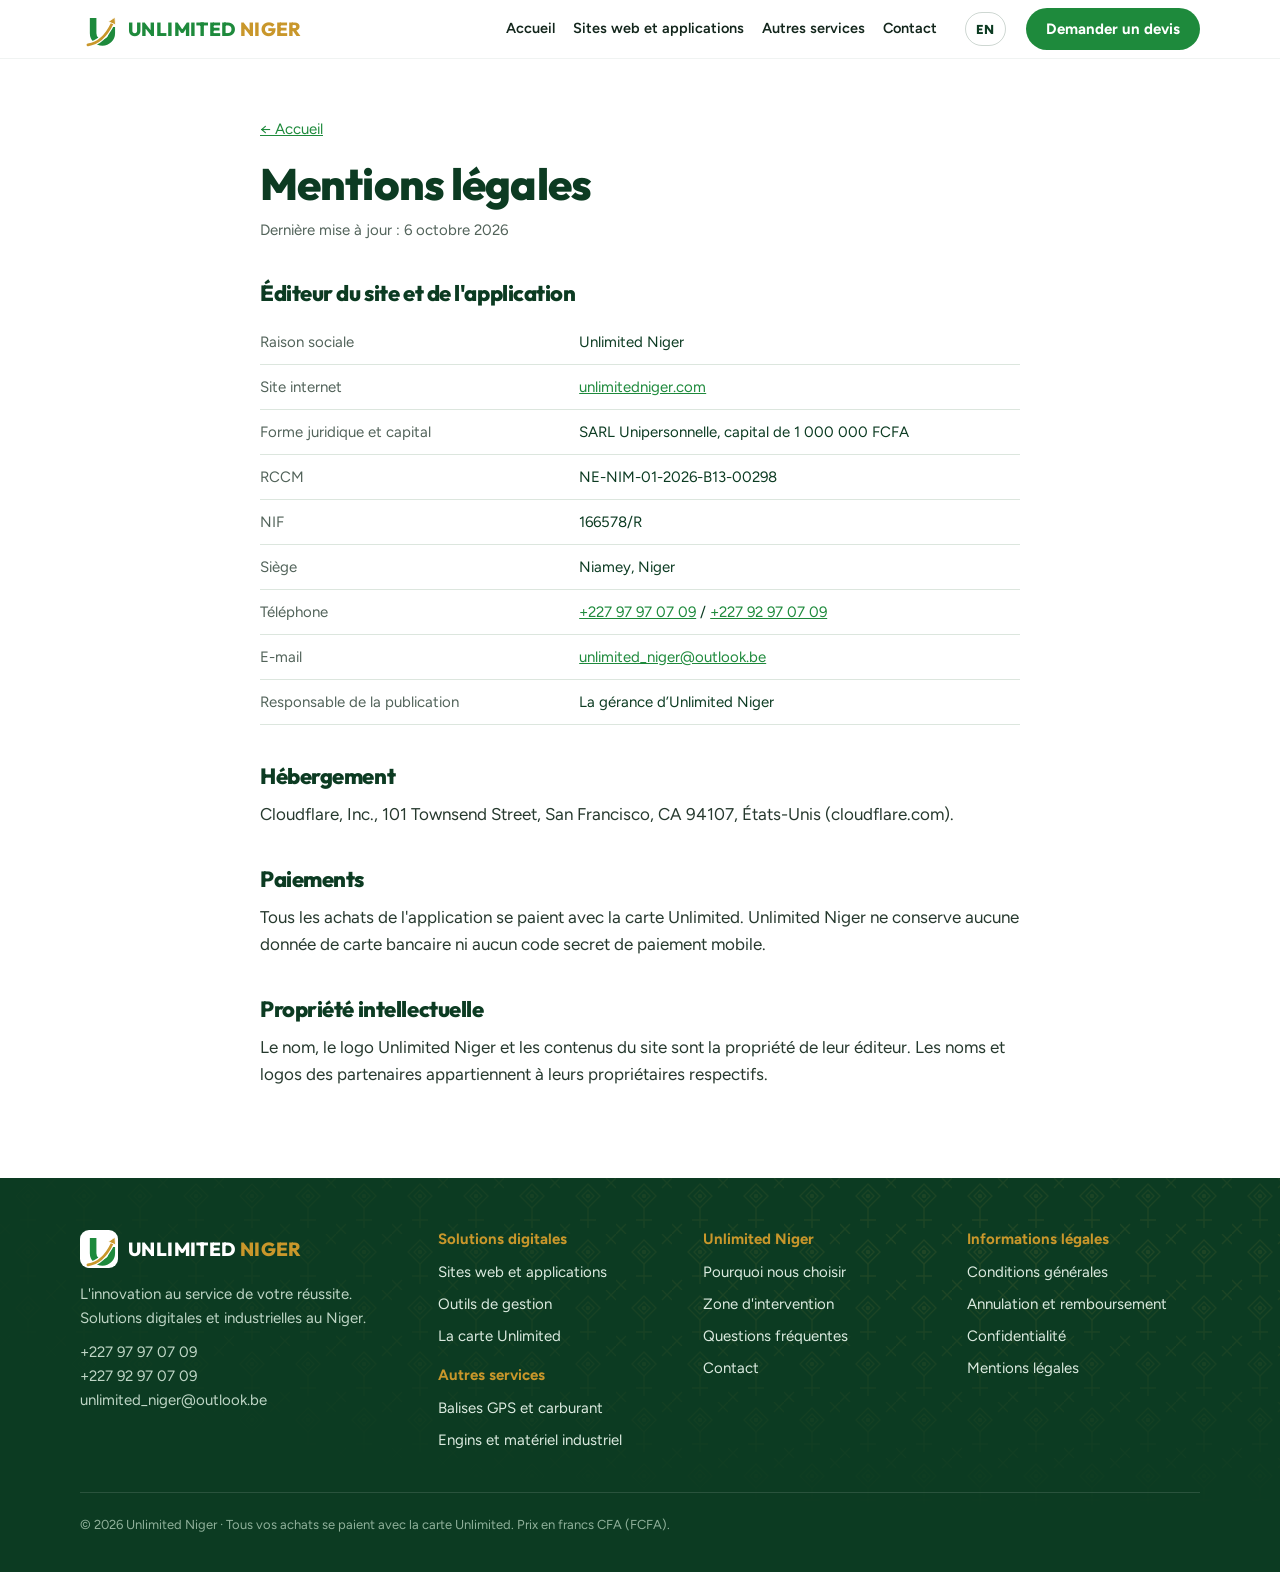
<file: mentions-legales.html>
<!doctype html>
<html lang="fr">
<head>
<meta charset="utf-8">
<meta name="viewport" content="width=device-width, initial-scale=1">
<title>Mentions légales | Unlimited Niger</title>
<meta name="description" content="Mentions légales du service Unlimited Niger.">
<meta property="og:title" content="Mentions légales | Unlimited Niger"><meta property="og:description" content="Mentions légales du service Unlimited Niger."><meta property="og:image" content="https://unlimitedniger.com/UnlimitedNiger-icone.png">
<link rel="icon" href="UnlimitedNiger-icone.png">
<link rel="canonical" href="https://unlimitedniger.com/mentions-legales.html">
<meta property="og:url" content="https://unlimitedniger.com/mentions-legales.html">
<link rel="preconnect" href="https://fonts.googleapis.com"><link rel="preconnect" href="https://fonts.gstatic.com" crossorigin>
<link href="https://fonts.googleapis.com/css2?family=Outfit:wght@500;600;700;800&family=Figtree:wght@400;500;600;700&display=swap" rel="stylesheet">
<link rel="stylesheet" href="style.css?v=34d8f2ec">
<script>document.documentElement.classList.add('js')</script>

</head>
<body>
<header class="top"><div class="wrap">
  <a class="brand" href="index.html" aria-label="Unlimited Niger, accueil"><svg viewBox="0 0 110 110" aria-hidden="true"><rect width="110" height="110" rx="26" fill="#fff"/><g transform="translate(5 5)">
<path d="M33 18 V62 A27 27 0 0 0 87 62 V44" fill="none" stroke="#1E8A3C" stroke-width="19"/>
<path d="M18 96 C46 92 70 72 88 34" fill="none" stroke="#fff" stroke-width="15" stroke-linecap="round"/>
<path d="M18 96 C46 92 70 72 88 34" fill="none" stroke="#C9972B" stroke-width="8" stroke-linecap="round"/>
<path d="M96 16 L77 29 L98 38 Z" fill="#C9972B" stroke="#fff" stroke-width="2.5" stroke-linejoin="round"/></g></svg><b>UNLIMITED <span>NIGER</span></b></a>
  <nav aria-label="Services"><a href="index.html">Accueil</a><a href="sites-web.html">Sites web et applications</a><a href="index.html#services">Autres services</a><a href="index.html#contact">Contact</a></nav>
  <a class="lang" href="index-en.html" hreflang="en" lang="en" aria-label="English version">EN</a>
  <a class="btn btn-green hd-cta" href="index.html#contact" data-expert>Demander un devis</a>
  <a class="hd-mini" href="index.html#contact" data-expert>Devis</a>
  <button type="button" class="burger" id="burger" aria-label="Ouvrir le menu" aria-expanded="false" aria-controls="mnav"><span></span><span></span><span></span></button>
</div>
<nav class="mnav" id="mnav" aria-label="Menu" hidden><div class="wrap mn-in">
  <div class="mn-brand"><svg viewBox="0 0 110 110" aria-hidden="true"><rect width="110" height="110" rx="26" fill="#fff"/><g transform="translate(5 5)">
<path d="M33 18 V62 A27 27 0 0 0 87 62 V44" fill="none" stroke="#1E8A3C" stroke-width="19"/>
<path d="M18 96 C46 92 70 72 88 34" fill="none" stroke="#fff" stroke-width="15" stroke-linecap="round"/>
<path d="M18 96 C46 92 70 72 88 34" fill="none" stroke="#C9972B" stroke-width="8" stroke-linecap="round"/>
<path d="M96 16 L77 29 L98 38 Z" fill="#C9972B" stroke="#fff" stroke-width="2.5" stroke-linejoin="round"/></g></svg><b>UNLIMITED <span>NIGER</span></b><small>Votre partenaire digital au Niger</small></div>
  <div class="mn-links"><a href="index.html">Accueil</a><a href="sites-web.html">Sites web et applications</a><a href="index.html#offres">Outils de gestion</a><a href="index.html#zone">Zone d'intervention</a><a href="index.html#contact">Contact</a></div>
  <div class="mn-more"><span>Autres services</span><a href="gps.html">Balises GPS et carburant</a><a href="materiel-industriel.html">Engins et matériel industriel</a></div>
  <div class="mn-ct"><a href="tel:+22797970709">+227 97 97 07 09</a><a href="tel:+22792970709">+227 92 97 07 09</a><a href="mailto:unlimited_niger@outlook.be">unlimited_niger@outlook.be</a></div>
  <a class="lang mn-lang" href="index-en.html" hreflang="en" lang="en">English version</a>
  <a class="btn btn-gold mn-go" href="index.html#projet">Demandez un devis gratuit</a>
</div></nav></header>
<main>
<section class="doc"><div class="wrap"><a class="crumb" href="index.html">← Accueil</a><h1>Mentions légales</h1><p class="upd">Dernière mise à jour : 6 octobre 2026</p>
<h2>Éditeur du site et de l'application</h2>
<table>
<tr><td>Raison sociale</td><td>Unlimited Niger</td></tr>
<tr><td>Site internet</td><td><a href="https://unlimitedniger.com">unlimitedniger.com</a></td></tr>
<tr><td>Forme juridique et capital</td><td>SARL Unipersonnelle, capital de 1 000 000 FCFA</td></tr>
<tr><td>RCCM</td><td>NE-NIM-01-2026-B13-00298</td></tr>
<tr><td>NIF</td><td>166578/R</td></tr>
<tr><td>Siège</td><td>Niamey, Niger</td></tr>
<tr><td>Téléphone</td><td><a href="tel:+22797970709">+227 97 97 07 09</a> / <a href="tel:+22792970709">+227 92 97 07 09</a></td></tr>
<tr><td>E-mail</td><td><a href="mailto:unlimited_niger@outlook.be">unlimited_niger@outlook.be</a></td></tr>
<tr><td>Responsable de la publication</td><td>La gérance d’Unlimited Niger</td></tr>
</table>
<h2>Hébergement</h2>
<p>Cloudflare, Inc., 101 Townsend Street, San Francisco, CA 94107, États-Unis (cloudflare.com).</p>
<h2>Paiements</h2>
<p>Tous les achats de l'application se paient avec la carte Unlimited. Unlimited Niger ne conserve aucune donnée de carte bancaire ni aucun code secret de paiement mobile.</p>
<h2>Propriété intellectuelle</h2>
<p>Le nom, le logo Unlimited Niger et les contenus du site sont la propriété de leur éditeur. Les noms et logos des partenaires appartiennent à leurs propriétaires respectifs.</p>
</div></section>
</main>
<div class="mbar" aria-label="Contact rapide"><a href="tel:+22797970709"><svg viewBox="0 0 24 24" width="18" height="18" fill="none" stroke="currentColor" stroke-width="2" stroke-linecap="round" stroke-linejoin="round" aria-hidden="true"><path d="M5 4h4l2 5-2.5 1.5a11 11 0 0 0 5 5L15 13l5 2v4a2 2 0 0 1-2 2A16 16 0 0 1 3 6a2 2 0 0 1 2-2"/></svg>Appeler</a><a class="go" href="index.html#contact" data-expert>Demander un devis</a></div>
<dialog class="zoom" id="zoom" aria-label="Détail"><div class="zm-in"><button type="button" class="zm-x" aria-label="Fermer">×</button><div class="zm-body"></div></div></dialog>
<dialog class="expert" id="expert" aria-labelledby="ex-t">
  <form method="dialog" class="ex-in" id="exf">
    <div class="ex-head"><h2 id="ex-t">Demander un devis</h2><button type="button" class="ex-x" id="exx" aria-label="Fermer">×</button></div>
    <p class="ex-sub">Décrivez votre besoin : nous vous rappelons avec un devis gratuit.</p>
    <label for="ex-name">Nom complet<input id="ex-name" name="nom" required autocomplete="name"></label>
    <label for="ex-tel">Téléphone<input id="ex-tel" name="tel" required inputmode="tel" autocomplete="tel" placeholder="+227 …"></label>
    <label for="ex-org">Entreprise (facultatif)<input id="ex-org" name="entreprise" autocomplete="organization"></label>
    <label for="ex-svc">Service<select id="ex-svc" name="service"><option>Sites web et applications</option><option>Balises GPS et gestion carburant</option><option>Location, vente et industrie</option><option>Application Unlimited Niger</option><option>Autre demande</option></select></label>
    <label for="ex-msg">Votre message<textarea id="ex-msg" name="message" rows="3" placeholder="Ex. un site pour ma boutique, 5 véhicules à équiper…"></textarea></label>
    <button class="btn btn-green ex-go" type="submit">Envoyer ma demande</button>
    <p class="ex-note">Votre messagerie s'ouvre avec la demande déjà écrite : il ne reste qu'à l'envoyer. Vous pouvez aussi nous appeler au <a href="tel:+22797970709">+227 97 97 07 09</a>.</p>
  </form>
</dialog>
<script>
(() => {
  const still = matchMedia('(prefers-reduced-motion: reduce)').matches;
  const top = document.querySelector('.top');
  const bg = document.getElementById('burger'), mn = document.getElementById('mnav');
  const setMenu = (o) => { mn.hidden = !o; bg.setAttribute('aria-expanded', String(o)); bg.setAttribute('aria-label', o ? 'Fermer le menu' : 'Ouvrir le menu'); top.classList.toggle('menu-open', o); document.documentElement.classList.toggle('no-scroll', o); };
  bg.onclick = () => setMenu(mn.hidden);
  // Fenêtre « Demander un devis » : prépare un e-mail avec la demande
  const dlg = document.getElementById('expert');
  if (dlg && dlg.showModal) {
    document.querySelectorAll('[data-expert]').forEach((a) => a.addEventListener('click', (e) => { e.preventDefault(); setMenu(false); const sv = document.querySelector('[data-svc]'); const k = sv && sv.dataset.svc; if (k) dlg.querySelector('#ex-svc').value = k; dlg.showModal(); }));
    document.getElementById('exx').onclick = () => dlg.close();
    dlg.addEventListener('click', (e) => { if (e.target === dlg) dlg.close(); });
    document.getElementById('exf').addEventListener('submit', (e) => { e.preventDefault(); const f = new FormData(e.target);
      const body = `Nom : ${f.get('nom')}
Téléphone : ${f.get('tel')}
Entreprise : ${f.get('entreprise') || '-'}
Service : ${f.get('service')}

${f.get('message') || ''}`;
      location.href = 'mailto:unlimited_niger@outlook.be?subject=' + encodeURIComponent('Demande de devis : ' + f.get('service')) + '&body=' + encodeURIComponent(body);
      e.target.querySelector('.ex-note').innerHTML = `<b>Votre messagerie s’est ouverte avec votre demande.</b> Envoyez le message pour qu’il nous parvienne, ou appelez le <a href="tel:+22797970709">+227 97 97 07 09</a>.`; });
  }
  // Formulaire « Vous avez un projet ? » : prépare un e-mail avec la demande
  const pjf = document.getElementById('pjf');
  if (pjf) pjf.addEventListener('submit', (e) => { e.preventDefault(); const f = new FormData(pjf);
    const body = `Nom : ${f.get('nom')}
Téléphone : ${f.get('tel')}
Service : ${f.get('service')}
Ville ou région : ${f.get('ville')}

${f.get('message') || ''}`;
    location.href = 'mailto:unlimited_niger@outlook.be?subject=' + encodeURIComponent('Demande de devis : ' + f.get('service')) + '&body=' + encodeURIComponent(body);
    pjf.querySelector('.pj-note').innerHTML = '<b>Votre messagerie s’est ouverte avec votre demande.</b> Envoyez le message pour qu’il nous parvienne, ou appelez le <a href="tel:+22797970709">+227 97 97 07 09</a>.'; });
  // Carte du Niger : les vecteurs se dessinent quand la carte apparaît
  const zmap = document.querySelector('.zone-map');
  if (zmap) { if ('IntersectionObserver' in window) { const zo = new IntersectionObserver((es) => { if (es[0].isIntersecting) { zmap.classList.add('drawn'); zo.disconnect(); } }, { threshold: 0.35 }); zo.observe(zmap); } else zmap.classList.add('drawn'); }
  // En-tête : le mot doré change (digitales, GPS et carburant, industrielles)
  const rot = document.querySelector('.bh-title .rot');
  if (rot && !still) { const w = rot.dataset.rot.split('|'); rot.innerHTML = w.map((x, i) => `<i${i ? '' : ' class="on"'}>${x}</i>`).join(''); rot.classList.add('go');
    const it = [...rot.children]; let k = 0;
    setTimeout(() => setInterval(() => { it[k].className = 'out'; k = (k + 1) % it.length; it[k].className = 'on'; setTimeout(() => it.forEach((x, j) => { if (j !== k) x.className = ''; }), 450); }, 2200), 2400); }
  // En-tête : 4 scènes digitales qui tournent toutes les 4 s
  const hx = document.querySelector('.hx3');
  if (hx) {
    const sc = [...hx.querySelectorAll('.sc')], tb = [...hx.querySelectorAll('.hx-tabs button')], rw = [...hx.querySelectorAll('.hx-rot i')]; let k = 0, timer = null;
    const show = (n) => { sc[k].classList.remove('on'); tb[k].classList.remove('on'); rw[k].className = 'out'; const o = k; k = n; void sc[k].offsetWidth; sc[k].classList.add('on'); tb[k].classList.add('on'); rw[k].className = 'on'; setTimeout(() => { if (rw[o] !== rw[k]) rw[o].className = ''; }, 500); };
    const play = () => { if (!still && !timer) timer = setInterval(() => show((k + 1) % sc.length), 4000); };
    tb.forEach((b, i) => (b.onclick = () => { clearInterval(timer); timer = null; show(i); play(); }));
    document.addEventListener('visibilitychange', () => { if (document.hidden) { clearInterval(timer); timer = null; } else play(); });
    if (still) hx.classList.add('still'); play();
  }
  // Cartes de services : elles montent et se superposent au défilement (sans changer les cartes)
  const bts = [...document.querySelectorAll('.bento > .bt')];
  if (bts.length && !still) { let tk = false;
    const upd = () => { tk = false; bts.forEach((c) => { const a = c.getBoundingClientRect(); const nx = bts.find((x) => x.getBoundingClientRect().top > a.top + 8);
      if (!nx) { c.style.removeProperty('--s'); return; } const t = nx.getBoundingClientRect().top; const cover = Math.max(0, Math.min(1, (a.bottom - t) / a.height));
      c.style.setProperty('--s', (1 - cover * 0.05).toFixed(3)); c.style.setProperty('--dim', (cover * 0.12).toFixed(3)); }); };
    addEventListener('scroll', () => { if (!tk) { tk = true; requestAnimationFrame(upd); } }, { passive: true }); upd(); }
  // Cartes de services : transitions au défilement (texte, points clés, image)
  const ucs = [...document.querySelectorAll('.bento-uni > .uc')];
  if (ucs.length && 'IntersectionObserver' in window && !still) {
    ucs.forEach((c) => c.classList.add('fx'));
    const fo = new IntersectionObserver((es) => es.forEach((e) => { if (e.isIntersecting) { e.target.classList.add('fx-in'); fo.unobserve(e.target); } }), { threshold: 0.25 });
    ucs.forEach((c) => fo.observe(c));
    let tk = false; const par = () => { tk = false; ucs.forEach((c) => { const r = c.getBoundingClientRect(); const k = Math.max(-1, Math.min(1, (r.top + r.height / 2 - innerHeight / 2) / innerHeight)); c.style.setProperty('--par', k.toFixed(3)); }); };
    addEventListener('scroll', () => { if (!tk) { tk = true; requestAnimationFrame(par); } }, { passive: true }); par();
  }
  // Cartes d'offres : un toucher agrandit la carte pour lire le détail
  const zoom = document.getElementById('zoom');
  if (zoom && zoom.showModal) {
    document.querySelectorAll('.zoomable .offer').forEach((c) => c.addEventListener('click', () => {
      const box = c.closest('.zoomable'); const more = box.dataset.more;
      zoom.querySelector('.zm-body').innerHTML = c.innerHTML + (more ? `<a class="btn btn-green zm-more" href="${more}">En savoir plus</a>` : '');
      zoom.className = 'zoom ' + ([...(c.closest('.pg') || box).classList].find((x) => x.startsWith('pg-')) || ''); zoom.showModal(); }));
    zoom.querySelector('.zm-x').onclick = () => zoom.close();
    zoom.addEventListener('click', (e) => { if (e.target === zoom) zoom.close(); });
  }
  // « Ce que nous proposons » : onglets qui changent tout seuls toutes les 5 s
  const ofs = document.getElementById('offres'); const ot = [...document.querySelectorAll('.of-t')];
  const showOf = (t) => { ot.forEach((x) => x.setAttribute('aria-selected', String(x === t)));
    document.querySelectorAll('.of-p').forEach((p) => { p.hidden = p.dataset.op !== t.dataset.of; });
    const bar = t.parentElement; bar.scrollTo({ left: t.offsetLeft - 16, behavior: 'smooth' }); };
  ot.forEach((t) => (t.onclick = () => showOf(t)));
  if (ofs && ot.length > 1 && !matchMedia('(prefers-reduced-motion: reduce)').matches) {
    let timer = null, k = 0;
    const tick = () => { k = (k + 1) % ot.length; showOf(ot[k]); };
    const start = () => { if (timer || !ofs.classList.contains('auto')) return; ofs.classList.add('run'); timer = setInterval(tick, 5000); };
    const stop = () => { clearInterval(timer); timer = null; ofs.classList.remove('run'); };
    ofs.classList.add('auto');
    ofs.addEventListener('pointerdown', () => { stop(); ofs.classList.remove('auto'); });
    ofs.addEventListener('keydown', () => { stop(); ofs.classList.remove('auto'); });
    new IntersectionObserver((e) => (e[0].isIntersecting ? start() : stop()), { threshold: 0.4 }).observe(ofs);
  }
  // Chiffres qui comptent de 0 à leur valeur
  const nums = document.querySelectorAll('.why-nums b');
  if (nums.length && 'IntersectionObserver' in window && !matchMedia('(prefers-reduced-motion: reduce)').matches) {
    const io = new IntersectionObserver((es) => es.forEach((e) => { if (!e.isIntersecting) return; io.unobserve(e.target);
      const el = e.target, txt = el.textContent, n = parseInt(txt, 10), suf = txt.replace(/^\d+/, ''); if (!n) return;
      const t0 = performance.now(); const step = (t) => { const k = Math.min(1, (t - t0) / 900); el.textContent = Math.round(n * (1 - Math.pow(1 - k, 3))) + suf; if (k < 1) requestAnimationFrame(step); }; requestAnimationFrame(step); }), { threshold: 0.6 });
    nums.forEach((b) => io.observe(b));
  }
  // Onglets « Pourquoi nous choisir »
  const wt = [...document.querySelectorAll('.why-tabs [role=tab]')];
  const showWhy = (k) => wt.forEach((t, i) => { t.setAttribute('aria-selected', String(i === k)); document.getElementById('wp' + i).hidden = i !== k; });
  if (wt.length) { wt.forEach((t, i) => (t.onclick = () => showWhy(i))); showWhy(0); } mn.querySelectorAll('a').forEach((a) => a.addEventListener('click', () => setMenu(false)));
  const onScroll = () => top.classList.toggle('scrolled', scrollY > 8); onScroll(); addEventListener('scroll', onScroll, { passive: true });
  const sel = '.intro, .tcard, .pcard, .bt:not(.uc), .why, .stats .wrap > div, .offer, .case, .stack > div, .values > div, .steps li, .faq details, .partner, .contact > div, .about > div:first-child, .who li, .formule, .doc h2, .why-card, .why-nums > div, .zone-txt, .zone-map-box, .pj-txt, .pj-form, .zz-img, .zz-txt, .zone-list li, .car-solo .slide-txt, .car-solo .stage, .ct-partner, .bento-h';
  const els = [...document.querySelectorAll(sel)];
  els.forEach((el) => { const sib = [...el.parentElement.children].filter((x) => x.matches(sel)); el.style.setProperty('--d', Math.min(sib.indexOf(el), 6) * 80 + 'ms'); el.classList.add('rv'); });
  if (still || !('IntersectionObserver' in window)) { els.forEach((el) => el.classList.add('in')); return; }
  const io = new IntersectionObserver((list) => list.forEach((e) => { if (e.isIntersecting) { e.target.classList.add('in'); io.unobserve(e.target); } }), { rootMargin: '0px 0px -8% 0px', threshold: 0.08 });
  els.forEach((el) => io.observe(el));
})();
</script>
<footer><div class="wrap">
  <div><a class="brand" href="index.html"><svg viewBox="0 0 110 110" aria-hidden="true"><rect width="110" height="110" rx="26" fill="#fff"/><g transform="translate(5 5)">
<path d="M33 18 V62 A27 27 0 0 0 87 62 V44" fill="none" stroke="#1E8A3C" stroke-width="19"/>
<path d="M18 96 C46 92 70 72 88 34" fill="none" stroke="#fff" stroke-width="15" stroke-linecap="round"/>
<path d="M18 96 C46 92 70 72 88 34" fill="none" stroke="#C9972B" stroke-width="8" stroke-linecap="round"/>
<path d="M96 16 L77 29 L98 38 Z" fill="#C9972B" stroke="#fff" stroke-width="2.5" stroke-linejoin="round"/></g></svg><b>UNLIMITED <span>NIGER</span></b></a>
    <p style="margin-top:14px;max-width:36ch">L'innovation au service de votre réussite. Solutions digitales et industrielles au Niger.</p>
    <p style="margin-top:10px"><a href="tel:+22797970709">+227 97 97 07 09</a><br><a href="tel:+22792970709">+227 92 97 07 09</a><br><a href="mailto:unlimited_niger@outlook.be">unlimited_niger@outlook.be</a></p></div>
  <div><h4>Solutions digitales</h4><ul><li><a href="sites-web.html">Sites web et applications</a></li><li><a href="index.html#offres">Outils de gestion</a></li><li><a href="index.html#application">La carte Unlimited</a></li></ul><h4 class="ft-h2">Autres services</h4><ul><li><a href="gps.html">Balises GPS et carburant</a></li><li><a href="materiel-industriel.html">Engins et matériel industriel</a></li></ul></div>
  <div><h4>Unlimited Niger</h4><ul><li><a href="index.html#pourquoi">Pourquoi nous choisir</a></li><li><a href="index.html#zone">Zone d'intervention</a></li><li><a href="index.html#faq">Questions fréquentes</a></li><li><a href="index.html#contact">Contact</a></li></ul></div>
  <div><h4>Informations légales</h4><ul><li><a href="conditions.html">Conditions générales</a></li><li><a href="remboursement.html">Annulation et remboursement</a></li><li><a href="confidentialite.html">Confidentialité</a></li><li><a href="mentions-legales.html">Mentions légales</a></li></ul></div>
  <p class="legal">© 2026 Unlimited Niger · Tous vos achats se paient avec la carte Unlimited. Prix en francs CFA (FCFA).</p>
</div></footer>
</body>
</html>
</file>
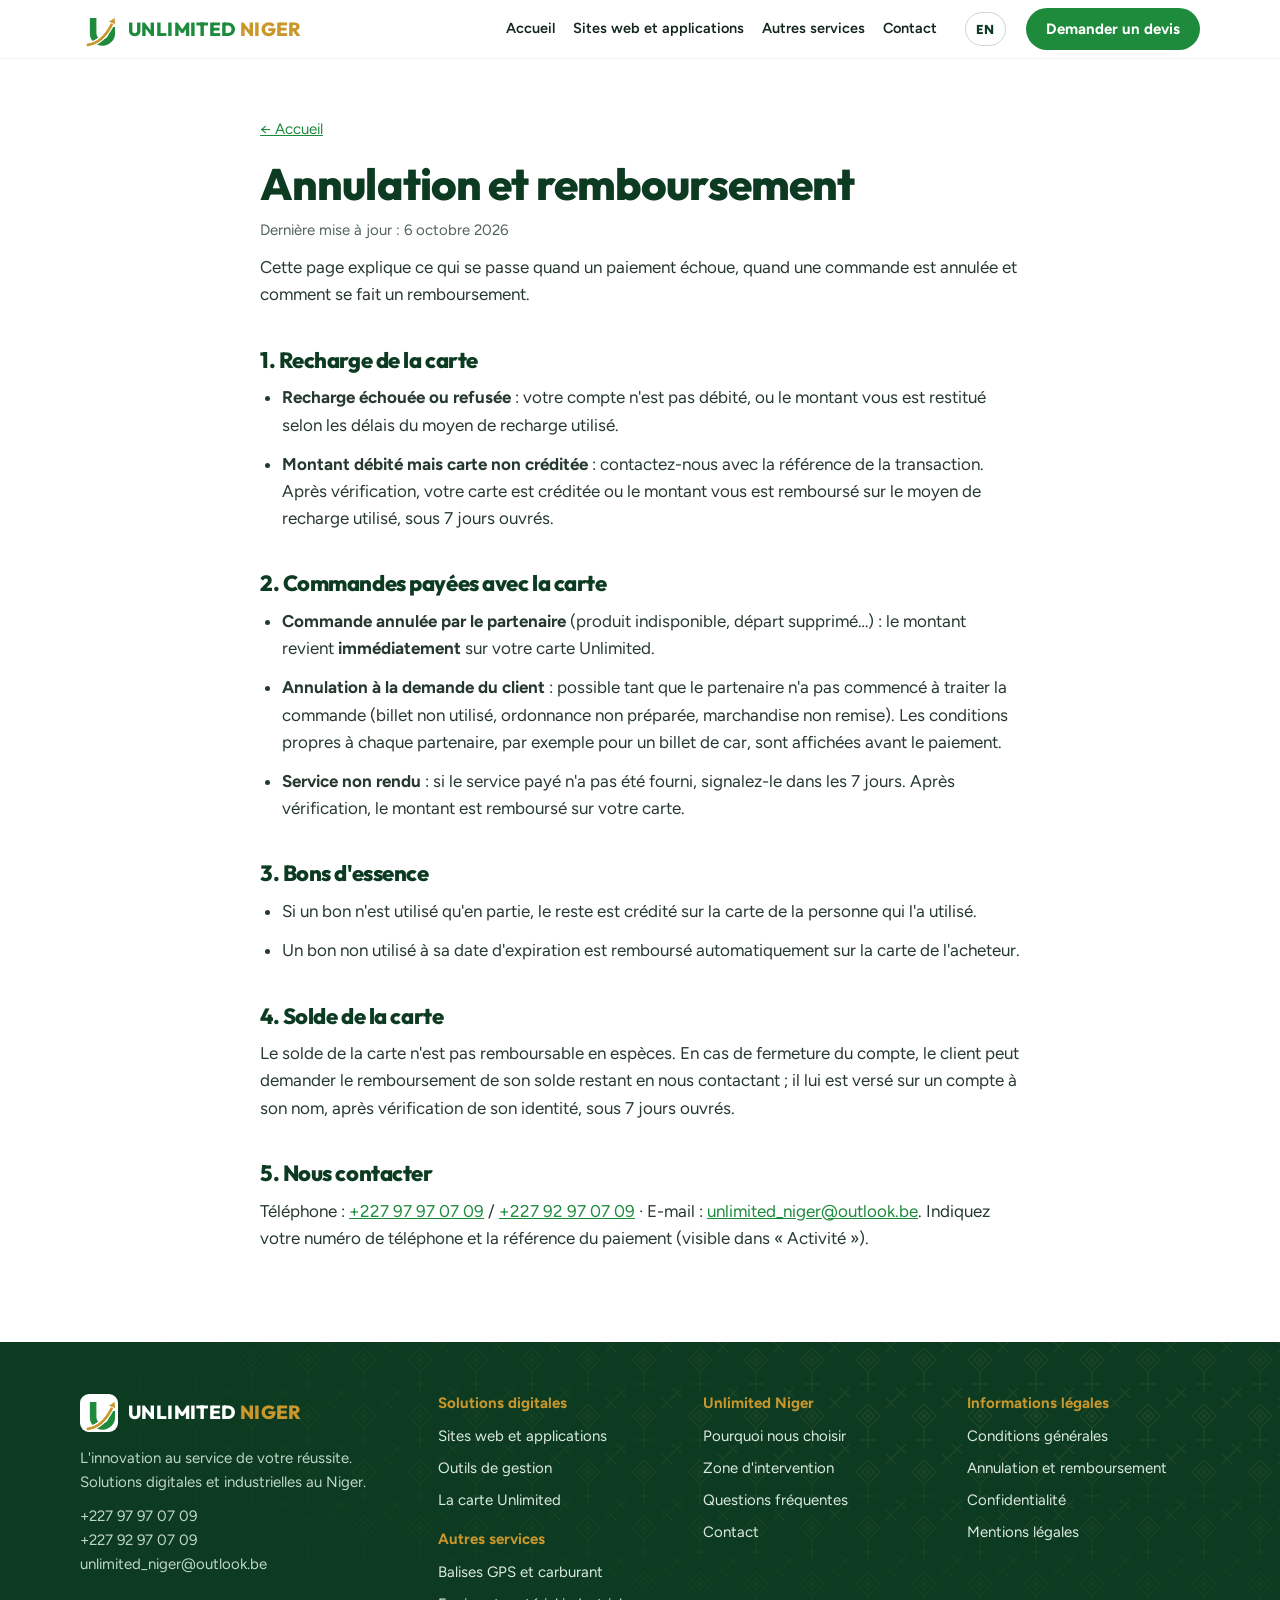
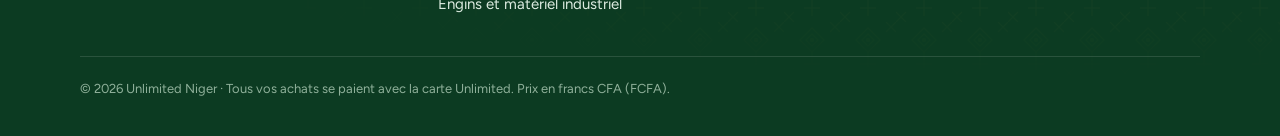
<file: remboursement.html>
<!doctype html>
<html lang="fr">
<head>
<meta charset="utf-8">
<meta name="viewport" content="width=device-width, initial-scale=1">
<title>Annulation et remboursement | Unlimited Niger</title>
<meta name="description" content="Annulation et remboursement du service Unlimited Niger.">
<meta property="og:title" content="Annulation et remboursement | Unlimited Niger"><meta property="og:description" content="Annulation et remboursement du service Unlimited Niger."><meta property="og:image" content="https://unlimitedniger.com/UnlimitedNiger-icone.png">
<link rel="icon" href="UnlimitedNiger-icone.png">
<link rel="canonical" href="https://unlimitedniger.com/remboursement.html">
<meta property="og:url" content="https://unlimitedniger.com/remboursement.html">
<link rel="preconnect" href="https://fonts.googleapis.com"><link rel="preconnect" href="https://fonts.gstatic.com" crossorigin>
<link href="https://fonts.googleapis.com/css2?family=Outfit:wght@500;600;700;800&family=Figtree:wght@400;500;600;700&display=swap" rel="stylesheet">
<link rel="stylesheet" href="style.css?v=34d8f2ec">
<script>document.documentElement.classList.add('js')</script>

</head>
<body>
<header class="top"><div class="wrap">
  <a class="brand" href="index.html" aria-label="Unlimited Niger, accueil"><svg viewBox="0 0 110 110" aria-hidden="true"><rect width="110" height="110" rx="26" fill="#fff"/><g transform="translate(5 5)">
<path d="M33 18 V62 A27 27 0 0 0 87 62 V44" fill="none" stroke="#1E8A3C" stroke-width="19"/>
<path d="M18 96 C46 92 70 72 88 34" fill="none" stroke="#fff" stroke-width="15" stroke-linecap="round"/>
<path d="M18 96 C46 92 70 72 88 34" fill="none" stroke="#C9972B" stroke-width="8" stroke-linecap="round"/>
<path d="M96 16 L77 29 L98 38 Z" fill="#C9972B" stroke="#fff" stroke-width="2.5" stroke-linejoin="round"/></g></svg><b>UNLIMITED <span>NIGER</span></b></a>
  <nav aria-label="Services"><a href="index.html">Accueil</a><a href="sites-web.html">Sites web et applications</a><a href="index.html#services">Autres services</a><a href="index.html#contact">Contact</a></nav>
  <a class="lang" href="index-en.html" hreflang="en" lang="en" aria-label="English version">EN</a>
  <a class="btn btn-green hd-cta" href="index.html#contact" data-expert>Demander un devis</a>
  <a class="hd-mini" href="index.html#contact" data-expert>Devis</a>
  <button type="button" class="burger" id="burger" aria-label="Ouvrir le menu" aria-expanded="false" aria-controls="mnav"><span></span><span></span><span></span></button>
</div>
<nav class="mnav" id="mnav" aria-label="Menu" hidden><div class="wrap mn-in">
  <div class="mn-brand"><svg viewBox="0 0 110 110" aria-hidden="true"><rect width="110" height="110" rx="26" fill="#fff"/><g transform="translate(5 5)">
<path d="M33 18 V62 A27 27 0 0 0 87 62 V44" fill="none" stroke="#1E8A3C" stroke-width="19"/>
<path d="M18 96 C46 92 70 72 88 34" fill="none" stroke="#fff" stroke-width="15" stroke-linecap="round"/>
<path d="M18 96 C46 92 70 72 88 34" fill="none" stroke="#C9972B" stroke-width="8" stroke-linecap="round"/>
<path d="M96 16 L77 29 L98 38 Z" fill="#C9972B" stroke="#fff" stroke-width="2.5" stroke-linejoin="round"/></g></svg><b>UNLIMITED <span>NIGER</span></b><small>Votre partenaire digital au Niger</small></div>
  <div class="mn-links"><a href="index.html">Accueil</a><a href="sites-web.html">Sites web et applications</a><a href="index.html#offres">Outils de gestion</a><a href="index.html#zone">Zone d'intervention</a><a href="index.html#contact">Contact</a></div>
  <div class="mn-more"><span>Autres services</span><a href="gps.html">Balises GPS et carburant</a><a href="materiel-industriel.html">Engins et matériel industriel</a></div>
  <div class="mn-ct"><a href="tel:+22797970709">+227 97 97 07 09</a><a href="tel:+22792970709">+227 92 97 07 09</a><a href="mailto:unlimited_niger@outlook.be">unlimited_niger@outlook.be</a></div>
  <a class="lang mn-lang" href="index-en.html" hreflang="en" lang="en">English version</a>
  <a class="btn btn-gold mn-go" href="index.html#projet">Demandez un devis gratuit</a>
</div></nav></header>
<main>
<section class="doc"><div class="wrap"><a class="crumb" href="index.html">← Accueil</a><h1>Annulation et remboursement</h1><p class="upd">Dernière mise à jour : 6 octobre 2026</p>
<p>Cette page explique ce qui se passe quand un paiement échoue, quand une commande est annulée et comment se fait un remboursement.</p>
<h2>1. Recharge de la carte</h2>
<ul><li><b>Recharge échouée ou refusée</b> : votre compte n'est pas débité, ou le montant vous est restitué selon les délais du moyen de recharge utilisé.</li>
<li><b>Montant débité mais carte non créditée</b> : contactez-nous avec la référence de la transaction. Après vérification, votre carte est créditée ou le montant vous est remboursé sur le moyen de recharge utilisé, sous 7 jours ouvrés.</li></ul>
<h2>2. Commandes payées avec la carte</h2>
<ul><li><b>Commande annulée par le partenaire</b> (produit indisponible, départ supprimé…) : le montant revient <b>immédiatement</b> sur votre carte Unlimited.</li>
<li><b>Annulation à la demande du client</b> : possible tant que le partenaire n'a pas commencé à traiter la commande (billet non utilisé, ordonnance non préparée, marchandise non remise). Les conditions propres à chaque partenaire, par exemple pour un billet de car, sont affichées avant le paiement.</li>
<li><b>Service non rendu</b> : si le service payé n'a pas été fourni, signalez-le dans les 7 jours. Après vérification, le montant est remboursé sur votre carte.</li></ul>
<h2>3. Bons d'essence</h2>
<ul><li>Si un bon n'est utilisé qu'en partie, le reste est crédité sur la carte de la personne qui l'a utilisé.</li>
<li>Un bon non utilisé à sa date d'expiration est remboursé automatiquement sur la carte de l'acheteur.</li></ul>
<h2>4. Solde de la carte</h2>
<p>Le solde de la carte n'est pas remboursable en espèces. En cas de fermeture du compte, le client peut demander le remboursement de son solde restant en nous contactant ; il lui est versé sur un compte à son nom, après vérification de son identité, sous 7 jours ouvrés.</p>
<h2>5. Nous contacter</h2>
<p>Téléphone : <a href="tel:+22797970709">+227 97 97 07 09</a> / <a href="tel:+22792970709">+227 92 97 07 09</a> · E-mail : <a href="mailto:unlimited_niger@outlook.be">unlimited_niger@outlook.be</a>. Indiquez votre numéro de téléphone et la référence du paiement (visible dans « Activité »).</p>
</div></section>
</main>
<div class="mbar" aria-label="Contact rapide"><a href="tel:+22797970709"><svg viewBox="0 0 24 24" width="18" height="18" fill="none" stroke="currentColor" stroke-width="2" stroke-linecap="round" stroke-linejoin="round" aria-hidden="true"><path d="M5 4h4l2 5-2.5 1.5a11 11 0 0 0 5 5L15 13l5 2v4a2 2 0 0 1-2 2A16 16 0 0 1 3 6a2 2 0 0 1 2-2"/></svg>Appeler</a><a class="go" href="index.html#contact" data-expert>Demander un devis</a></div>
<dialog class="zoom" id="zoom" aria-label="Détail"><div class="zm-in"><button type="button" class="zm-x" aria-label="Fermer">×</button><div class="zm-body"></div></div></dialog>
<dialog class="expert" id="expert" aria-labelledby="ex-t">
  <form method="dialog" class="ex-in" id="exf">
    <div class="ex-head"><h2 id="ex-t">Demander un devis</h2><button type="button" class="ex-x" id="exx" aria-label="Fermer">×</button></div>
    <p class="ex-sub">Décrivez votre besoin : nous vous rappelons avec un devis gratuit.</p>
    <label for="ex-name">Nom complet<input id="ex-name" name="nom" required autocomplete="name"></label>
    <label for="ex-tel">Téléphone<input id="ex-tel" name="tel" required inputmode="tel" autocomplete="tel" placeholder="+227 …"></label>
    <label for="ex-org">Entreprise (facultatif)<input id="ex-org" name="entreprise" autocomplete="organization"></label>
    <label for="ex-svc">Service<select id="ex-svc" name="service"><option>Sites web et applications</option><option>Balises GPS et gestion carburant</option><option>Location, vente et industrie</option><option>Application Unlimited Niger</option><option>Autre demande</option></select></label>
    <label for="ex-msg">Votre message<textarea id="ex-msg" name="message" rows="3" placeholder="Ex. un site pour ma boutique, 5 véhicules à équiper…"></textarea></label>
    <button class="btn btn-green ex-go" type="submit">Envoyer ma demande</button>
    <p class="ex-note">Votre messagerie s'ouvre avec la demande déjà écrite : il ne reste qu'à l'envoyer. Vous pouvez aussi nous appeler au <a href="tel:+22797970709">+227 97 97 07 09</a>.</p>
  </form>
</dialog>
<script>
(() => {
  const still = matchMedia('(prefers-reduced-motion: reduce)').matches;
  const top = document.querySelector('.top');
  const bg = document.getElementById('burger'), mn = document.getElementById('mnav');
  const setMenu = (o) => { mn.hidden = !o; bg.setAttribute('aria-expanded', String(o)); bg.setAttribute('aria-label', o ? 'Fermer le menu' : 'Ouvrir le menu'); top.classList.toggle('menu-open', o); document.documentElement.classList.toggle('no-scroll', o); };
  bg.onclick = () => setMenu(mn.hidden);
  // Fenêtre « Demander un devis » : prépare un e-mail avec la demande
  const dlg = document.getElementById('expert');
  if (dlg && dlg.showModal) {
    document.querySelectorAll('[data-expert]').forEach((a) => a.addEventListener('click', (e) => { e.preventDefault(); setMenu(false); const sv = document.querySelector('[data-svc]'); const k = sv && sv.dataset.svc; if (k) dlg.querySelector('#ex-svc').value = k; dlg.showModal(); }));
    document.getElementById('exx').onclick = () => dlg.close();
    dlg.addEventListener('click', (e) => { if (e.target === dlg) dlg.close(); });
    document.getElementById('exf').addEventListener('submit', (e) => { e.preventDefault(); const f = new FormData(e.target);
      const body = `Nom : ${f.get('nom')}
Téléphone : ${f.get('tel')}
Entreprise : ${f.get('entreprise') || '-'}
Service : ${f.get('service')}

${f.get('message') || ''}`;
      location.href = 'mailto:unlimited_niger@outlook.be?subject=' + encodeURIComponent('Demande de devis : ' + f.get('service')) + '&body=' + encodeURIComponent(body);
      e.target.querySelector('.ex-note').innerHTML = `<b>Votre messagerie s’est ouverte avec votre demande.</b> Envoyez le message pour qu’il nous parvienne, ou appelez le <a href="tel:+22797970709">+227 97 97 07 09</a>.`; });
  }
  // Formulaire « Vous avez un projet ? » : prépare un e-mail avec la demande
  const pjf = document.getElementById('pjf');
  if (pjf) pjf.addEventListener('submit', (e) => { e.preventDefault(); const f = new FormData(pjf);
    const body = `Nom : ${f.get('nom')}
Téléphone : ${f.get('tel')}
Service : ${f.get('service')}
Ville ou région : ${f.get('ville')}

${f.get('message') || ''}`;
    location.href = 'mailto:unlimited_niger@outlook.be?subject=' + encodeURIComponent('Demande de devis : ' + f.get('service')) + '&body=' + encodeURIComponent(body);
    pjf.querySelector('.pj-note').innerHTML = '<b>Votre messagerie s’est ouverte avec votre demande.</b> Envoyez le message pour qu’il nous parvienne, ou appelez le <a href="tel:+22797970709">+227 97 97 07 09</a>.'; });
  // Carte du Niger : les vecteurs se dessinent quand la carte apparaît
  const zmap = document.querySelector('.zone-map');
  if (zmap) { if ('IntersectionObserver' in window) { const zo = new IntersectionObserver((es) => { if (es[0].isIntersecting) { zmap.classList.add('drawn'); zo.disconnect(); } }, { threshold: 0.35 }); zo.observe(zmap); } else zmap.classList.add('drawn'); }
  // En-tête : le mot doré change (digitales, GPS et carburant, industrielles)
  const rot = document.querySelector('.bh-title .rot');
  if (rot && !still) { const w = rot.dataset.rot.split('|'); rot.innerHTML = w.map((x, i) => `<i${i ? '' : ' class="on"'}>${x}</i>`).join(''); rot.classList.add('go');
    const it = [...rot.children]; let k = 0;
    setTimeout(() => setInterval(() => { it[k].className = 'out'; k = (k + 1) % it.length; it[k].className = 'on'; setTimeout(() => it.forEach((x, j) => { if (j !== k) x.className = ''; }), 450); }, 2200), 2400); }
  // En-tête : 4 scènes digitales qui tournent toutes les 4 s
  const hx = document.querySelector('.hx3');
  if (hx) {
    const sc = [...hx.querySelectorAll('.sc')], tb = [...hx.querySelectorAll('.hx-tabs button')], rw = [...hx.querySelectorAll('.hx-rot i')]; let k = 0, timer = null;
    const show = (n) => { sc[k].classList.remove('on'); tb[k].classList.remove('on'); rw[k].className = 'out'; const o = k; k = n; void sc[k].offsetWidth; sc[k].classList.add('on'); tb[k].classList.add('on'); rw[k].className = 'on'; setTimeout(() => { if (rw[o] !== rw[k]) rw[o].className = ''; }, 500); };
    const play = () => { if (!still && !timer) timer = setInterval(() => show((k + 1) % sc.length), 4000); };
    tb.forEach((b, i) => (b.onclick = () => { clearInterval(timer); timer = null; show(i); play(); }));
    document.addEventListener('visibilitychange', () => { if (document.hidden) { clearInterval(timer); timer = null; } else play(); });
    if (still) hx.classList.add('still'); play();
  }
  // Cartes de services : elles montent et se superposent au défilement (sans changer les cartes)
  const bts = [...document.querySelectorAll('.bento > .bt')];
  if (bts.length && !still) { let tk = false;
    const upd = () => { tk = false; bts.forEach((c) => { const a = c.getBoundingClientRect(); const nx = bts.find((x) => x.getBoundingClientRect().top > a.top + 8);
      if (!nx) { c.style.removeProperty('--s'); return; } const t = nx.getBoundingClientRect().top; const cover = Math.max(0, Math.min(1, (a.bottom - t) / a.height));
      c.style.setProperty('--s', (1 - cover * 0.05).toFixed(3)); c.style.setProperty('--dim', (cover * 0.12).toFixed(3)); }); };
    addEventListener('scroll', () => { if (!tk) { tk = true; requestAnimationFrame(upd); } }, { passive: true }); upd(); }
  // Cartes de services : transitions au défilement (texte, points clés, image)
  const ucs = [...document.querySelectorAll('.bento-uni > .uc')];
  if (ucs.length && 'IntersectionObserver' in window && !still) {
    ucs.forEach((c) => c.classList.add('fx'));
    const fo = new IntersectionObserver((es) => es.forEach((e) => { if (e.isIntersecting) { e.target.classList.add('fx-in'); fo.unobserve(e.target); } }), { threshold: 0.25 });
    ucs.forEach((c) => fo.observe(c));
    let tk = false; const par = () => { tk = false; ucs.forEach((c) => { const r = c.getBoundingClientRect(); const k = Math.max(-1, Math.min(1, (r.top + r.height / 2 - innerHeight / 2) / innerHeight)); c.style.setProperty('--par', k.toFixed(3)); }); };
    addEventListener('scroll', () => { if (!tk) { tk = true; requestAnimationFrame(par); } }, { passive: true }); par();
  }
  // Cartes d'offres : un toucher agrandit la carte pour lire le détail
  const zoom = document.getElementById('zoom');
  if (zoom && zoom.showModal) {
    document.querySelectorAll('.zoomable .offer').forEach((c) => c.addEventListener('click', () => {
      const box = c.closest('.zoomable'); const more = box.dataset.more;
      zoom.querySelector('.zm-body').innerHTML = c.innerHTML + (more ? `<a class="btn btn-green zm-more" href="${more}">En savoir plus</a>` : '');
      zoom.className = 'zoom ' + ([...(c.closest('.pg') || box).classList].find((x) => x.startsWith('pg-')) || ''); zoom.showModal(); }));
    zoom.querySelector('.zm-x').onclick = () => zoom.close();
    zoom.addEventListener('click', (e) => { if (e.target === zoom) zoom.close(); });
  }
  // « Ce que nous proposons » : onglets qui changent tout seuls toutes les 5 s
  const ofs = document.getElementById('offres'); const ot = [...document.querySelectorAll('.of-t')];
  const showOf = (t) => { ot.forEach((x) => x.setAttribute('aria-selected', String(x === t)));
    document.querySelectorAll('.of-p').forEach((p) => { p.hidden = p.dataset.op !== t.dataset.of; });
    const bar = t.parentElement; bar.scrollTo({ left: t.offsetLeft - 16, behavior: 'smooth' }); };
  ot.forEach((t) => (t.onclick = () => showOf(t)));
  if (ofs && ot.length > 1 && !matchMedia('(prefers-reduced-motion: reduce)').matches) {
    let timer = null, k = 0;
    const tick = () => { k = (k + 1) % ot.length; showOf(ot[k]); };
    const start = () => { if (timer || !ofs.classList.contains('auto')) return; ofs.classList.add('run'); timer = setInterval(tick, 5000); };
    const stop = () => { clearInterval(timer); timer = null; ofs.classList.remove('run'); };
    ofs.classList.add('auto');
    ofs.addEventListener('pointerdown', () => { stop(); ofs.classList.remove('auto'); });
    ofs.addEventListener('keydown', () => { stop(); ofs.classList.remove('auto'); });
    new IntersectionObserver((e) => (e[0].isIntersecting ? start() : stop()), { threshold: 0.4 }).observe(ofs);
  }
  // Chiffres qui comptent de 0 à leur valeur
  const nums = document.querySelectorAll('.why-nums b');
  if (nums.length && 'IntersectionObserver' in window && !matchMedia('(prefers-reduced-motion: reduce)').matches) {
    const io = new IntersectionObserver((es) => es.forEach((e) => { if (!e.isIntersecting) return; io.unobserve(e.target);
      const el = e.target, txt = el.textContent, n = parseInt(txt, 10), suf = txt.replace(/^\d+/, ''); if (!n) return;
      const t0 = performance.now(); const step = (t) => { const k = Math.min(1, (t - t0) / 900); el.textContent = Math.round(n * (1 - Math.pow(1 - k, 3))) + suf; if (k < 1) requestAnimationFrame(step); }; requestAnimationFrame(step); }), { threshold: 0.6 });
    nums.forEach((b) => io.observe(b));
  }
  // Onglets « Pourquoi nous choisir »
  const wt = [...document.querySelectorAll('.why-tabs [role=tab]')];
  const showWhy = (k) => wt.forEach((t, i) => { t.setAttribute('aria-selected', String(i === k)); document.getElementById('wp' + i).hidden = i !== k; });
  if (wt.length) { wt.forEach((t, i) => (t.onclick = () => showWhy(i))); showWhy(0); } mn.querySelectorAll('a').forEach((a) => a.addEventListener('click', () => setMenu(false)));
  const onScroll = () => top.classList.toggle('scrolled', scrollY > 8); onScroll(); addEventListener('scroll', onScroll, { passive: true });
  const sel = '.intro, .tcard, .pcard, .bt:not(.uc), .why, .stats .wrap > div, .offer, .case, .stack > div, .values > div, .steps li, .faq details, .partner, .contact > div, .about > div:first-child, .who li, .formule, .doc h2, .why-card, .why-nums > div, .zone-txt, .zone-map-box, .pj-txt, .pj-form, .zz-img, .zz-txt, .zone-list li, .car-solo .slide-txt, .car-solo .stage, .ct-partner, .bento-h';
  const els = [...document.querySelectorAll(sel)];
  els.forEach((el) => { const sib = [...el.parentElement.children].filter((x) => x.matches(sel)); el.style.setProperty('--d', Math.min(sib.indexOf(el), 6) * 80 + 'ms'); el.classList.add('rv'); });
  if (still || !('IntersectionObserver' in window)) { els.forEach((el) => el.classList.add('in')); return; }
  const io = new IntersectionObserver((list) => list.forEach((e) => { if (e.isIntersecting) { e.target.classList.add('in'); io.unobserve(e.target); } }), { rootMargin: '0px 0px -8% 0px', threshold: 0.08 });
  els.forEach((el) => io.observe(el));
})();
</script>
<footer><div class="wrap">
  <div><a class="brand" href="index.html"><svg viewBox="0 0 110 110" aria-hidden="true"><rect width="110" height="110" rx="26" fill="#fff"/><g transform="translate(5 5)">
<path d="M33 18 V62 A27 27 0 0 0 87 62 V44" fill="none" stroke="#1E8A3C" stroke-width="19"/>
<path d="M18 96 C46 92 70 72 88 34" fill="none" stroke="#fff" stroke-width="15" stroke-linecap="round"/>
<path d="M18 96 C46 92 70 72 88 34" fill="none" stroke="#C9972B" stroke-width="8" stroke-linecap="round"/>
<path d="M96 16 L77 29 L98 38 Z" fill="#C9972B" stroke="#fff" stroke-width="2.5" stroke-linejoin="round"/></g></svg><b>UNLIMITED <span>NIGER</span></b></a>
    <p style="margin-top:14px;max-width:36ch">L'innovation au service de votre réussite. Solutions digitales et industrielles au Niger.</p>
    <p style="margin-top:10px"><a href="tel:+22797970709">+227 97 97 07 09</a><br><a href="tel:+22792970709">+227 92 97 07 09</a><br><a href="mailto:unlimited_niger@outlook.be">unlimited_niger@outlook.be</a></p></div>
  <div><h4>Solutions digitales</h4><ul><li><a href="sites-web.html">Sites web et applications</a></li><li><a href="index.html#offres">Outils de gestion</a></li><li><a href="index.html#application">La carte Unlimited</a></li></ul><h4 class="ft-h2">Autres services</h4><ul><li><a href="gps.html">Balises GPS et carburant</a></li><li><a href="materiel-industriel.html">Engins et matériel industriel</a></li></ul></div>
  <div><h4>Unlimited Niger</h4><ul><li><a href="index.html#pourquoi">Pourquoi nous choisir</a></li><li><a href="index.html#zone">Zone d'intervention</a></li><li><a href="index.html#faq">Questions fréquentes</a></li><li><a href="index.html#contact">Contact</a></li></ul></div>
  <div><h4>Informations légales</h4><ul><li><a href="conditions.html">Conditions générales</a></li><li><a href="remboursement.html">Annulation et remboursement</a></li><li><a href="confidentialite.html">Confidentialité</a></li><li><a href="mentions-legales.html">Mentions légales</a></li></ul></div>
  <p class="legal">© 2026 Unlimited Niger · Tous vos achats se paient avec la carte Unlimited. Prix en francs CFA (FCFA).</p>
</div></footer>
</body>
</html>
</file>
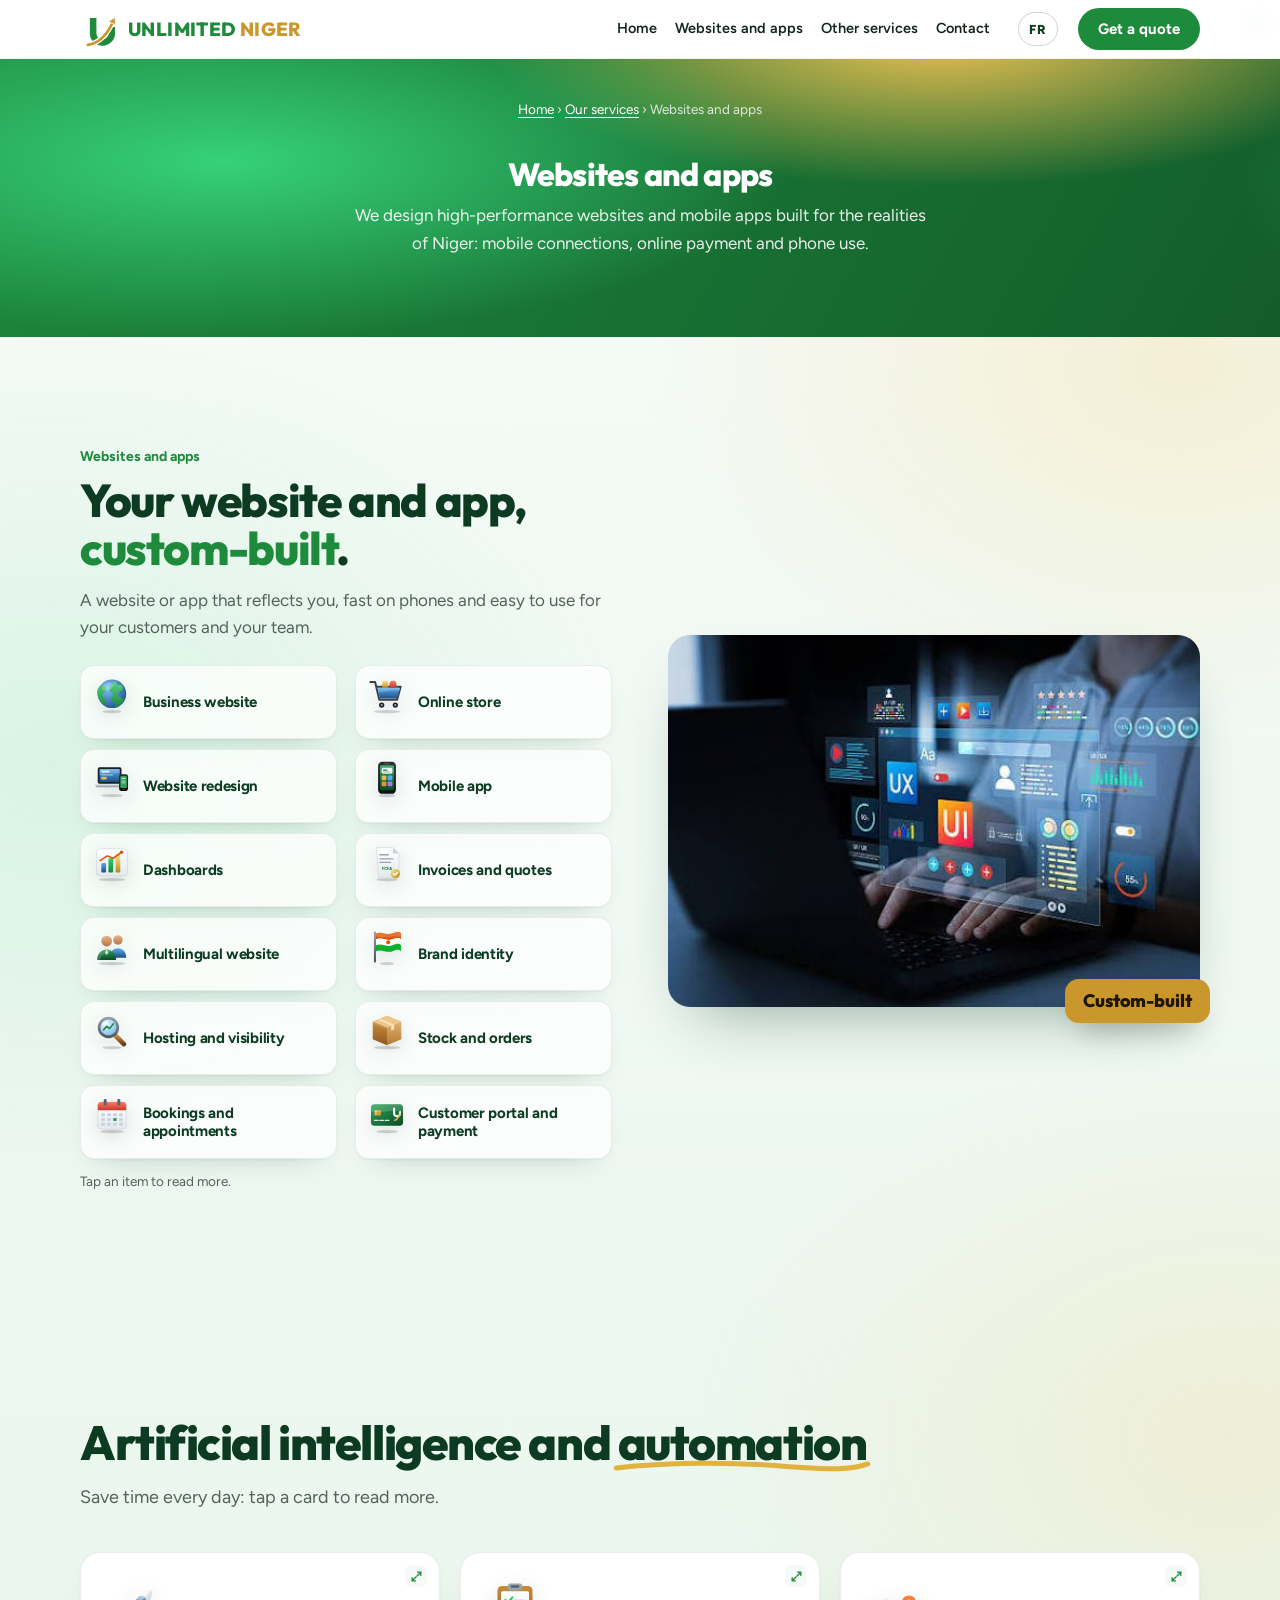
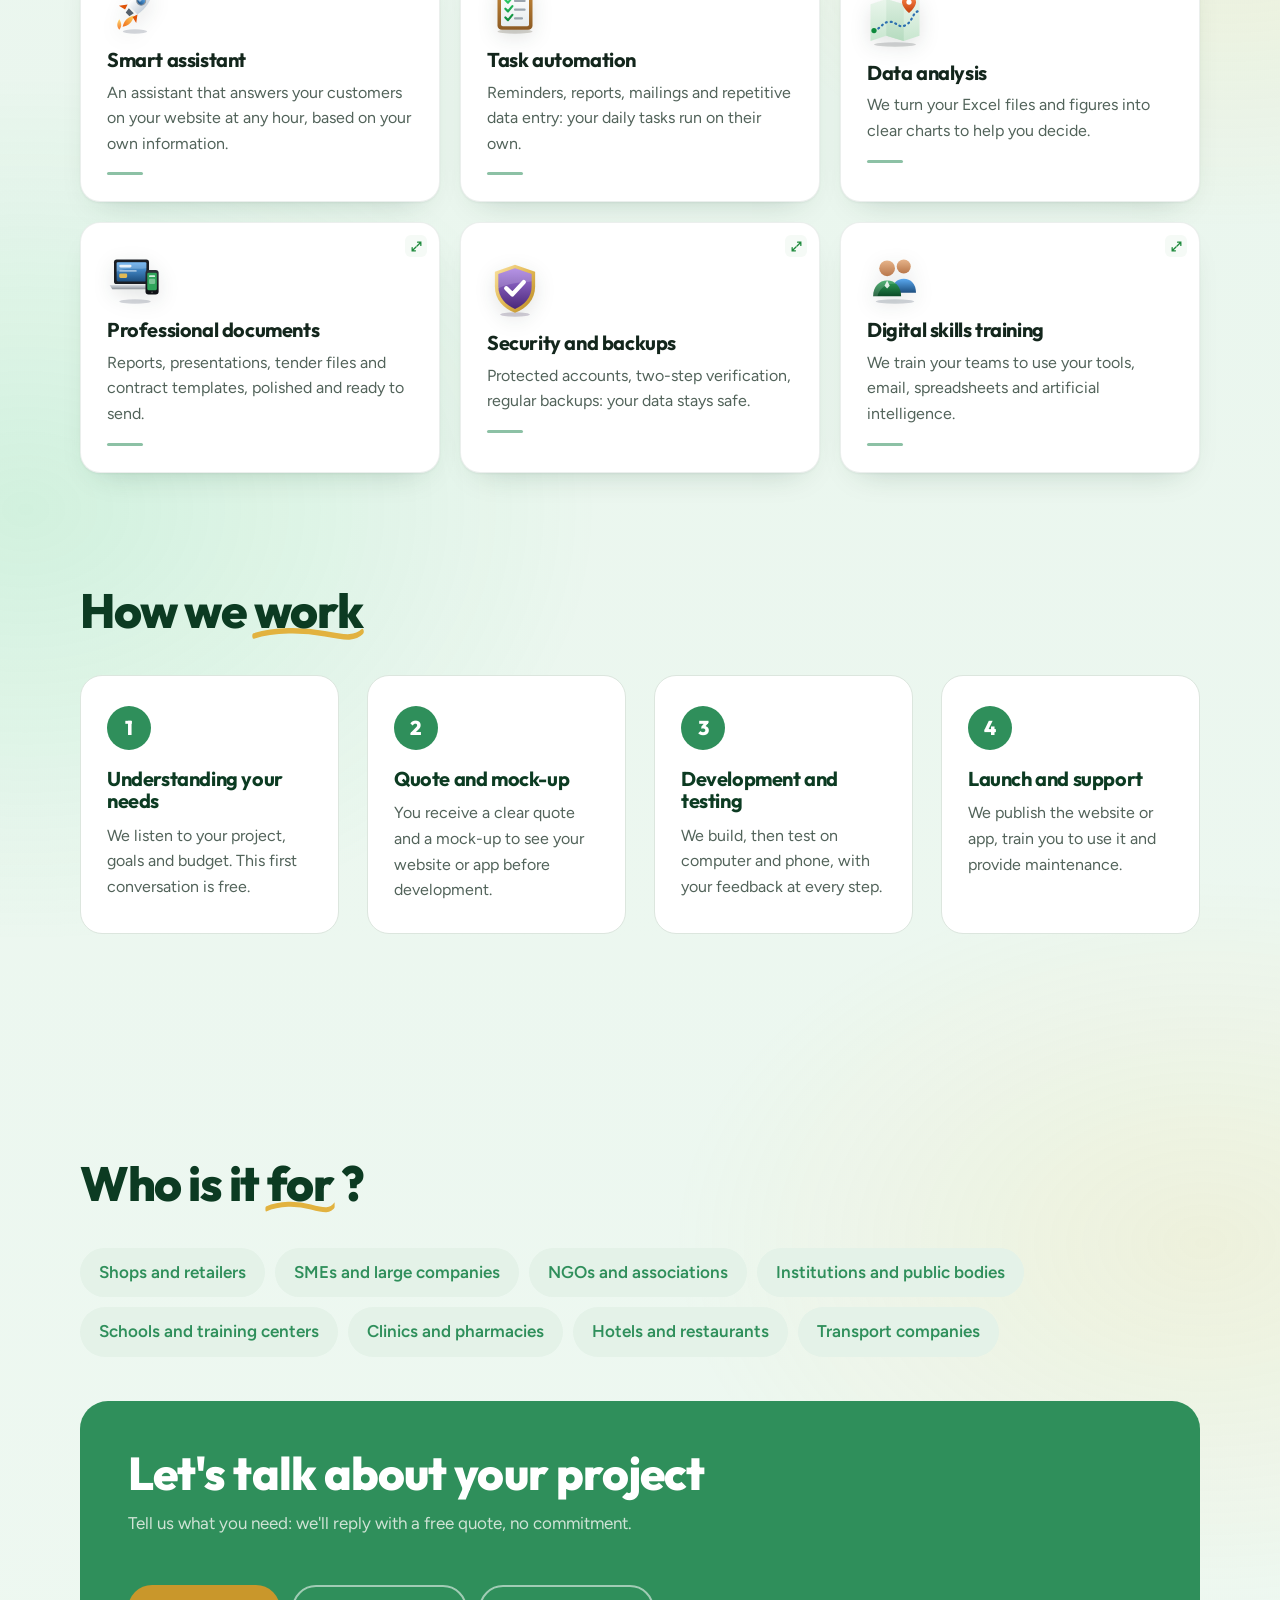
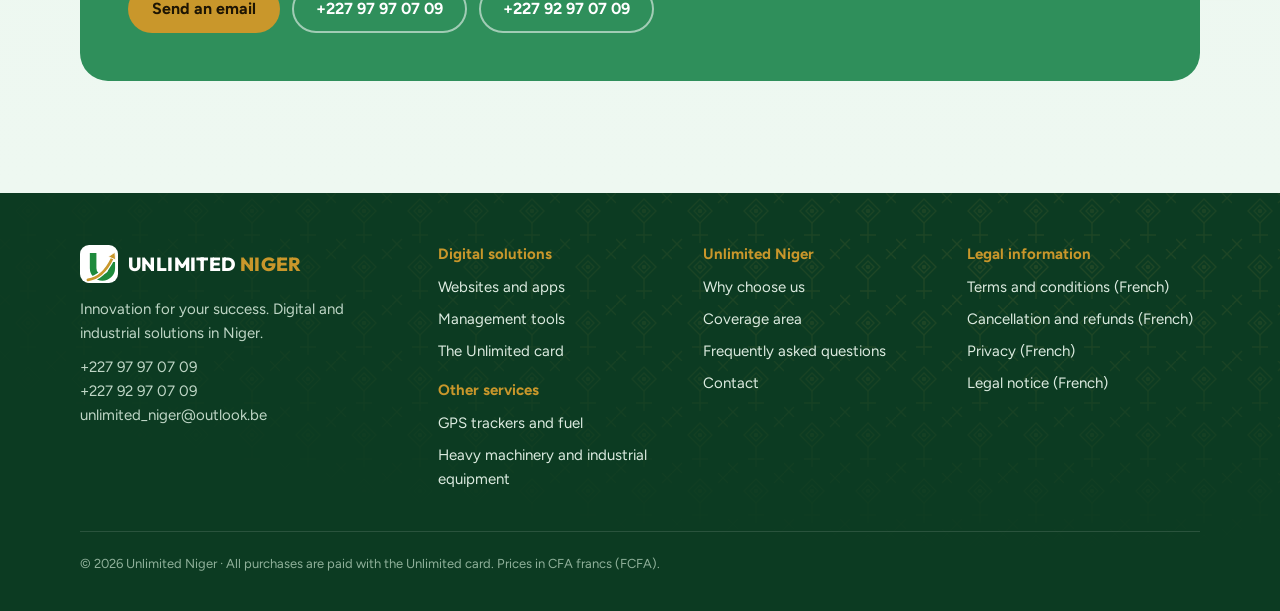
<file: sites-web-en.html>
<!doctype html>
<html lang="en">
<head>
<meta charset="utf-8">
<meta name="viewport" content="width=device-width, initial-scale=1">
<title>Websites and apps | Unlimited Niger</title>
<meta name="description" content="We design high-performance websites and mobile apps built for the realities of Niger: mobile connections, online payment and phone use.">
<meta property="og:title" content="Websites and apps | Unlimited Niger"><meta property="og:description" content="We design high-performance websites and mobile apps built for the realities of Niger: mobile connections, online payment and phone use."><meta property="og:image" content="https://unlimitedniger.com/UnlimitedNiger-icone.png">
<link rel="icon" href="UnlimitedNiger-icone.png">
<link rel="canonical" href="https://unlimitedniger.com/sites-web-en.html">
<meta property="og:url" content="https://unlimitedniger.com/sites-web-en.html">
<link rel="preconnect" href="https://fonts.googleapis.com"><link rel="preconnect" href="https://fonts.gstatic.com" crossorigin>
<link href="https://fonts.googleapis.com/css2?family=Outfit:wght@500;600;700;800&family=Figtree:wght@400;500;600;700&display=swap" rel="stylesheet">
<link rel="stylesheet" href="style.css?v=34d8f2ec">
<script>document.documentElement.classList.add('js')</script>

</head>
<body>
<header class="top"><div class="wrap">
  <a class="brand" href="index-en.html" aria-label="Unlimited Niger, home"><svg viewBox="0 0 110 110" aria-hidden="true"><rect width="110" height="110" rx="26" fill="#fff"/><g transform="translate(5 5)">
<path d="M33 18 V62 A27 27 0 0 0 87 62 V44" fill="none" stroke="#1E8A3C" stroke-width="19"/>
<path d="M18 96 C46 92 70 72 88 34" fill="none" stroke="#fff" stroke-width="15" stroke-linecap="round"/>
<path d="M18 96 C46 92 70 72 88 34" fill="none" stroke="#C9972B" stroke-width="8" stroke-linecap="round"/>
<path d="M96 16 L77 29 L98 38 Z" fill="#C9972B" stroke="#fff" stroke-width="2.5" stroke-linejoin="round"/></g></svg><b>UNLIMITED <span>NIGER</span></b></a>
  <nav aria-label="Services"><a href="index-en.html">Home</a><a href="sites-web-en.html">Websites and apps</a><a href="index-en.html#services">Other services</a><a href="index-en.html#contact">Contact</a></nav>
  <a class="lang" href="sites-web.html" hreflang="fr" lang="fr" aria-label="Version française">FR</a>
  <a class="btn btn-green hd-cta" href="index-en.html#contact" data-expert>Get a quote</a>
  <a class="hd-mini" href="index-en.html#contact" data-expert>Quote</a>
  <button type="button" class="burger" id="burger" aria-label="Open menu" aria-expanded="false" aria-controls="mnav"><span></span><span></span><span></span></button>
</div>
<nav class="mnav" id="mnav" aria-label="Menu" hidden><div class="wrap mn-in">
  <div class="mn-brand"><svg viewBox="0 0 110 110" aria-hidden="true"><rect width="110" height="110" rx="26" fill="#fff"/><g transform="translate(5 5)">
<path d="M33 18 V62 A27 27 0 0 0 87 62 V44" fill="none" stroke="#1E8A3C" stroke-width="19"/>
<path d="M18 96 C46 92 70 72 88 34" fill="none" stroke="#fff" stroke-width="15" stroke-linecap="round"/>
<path d="M18 96 C46 92 70 72 88 34" fill="none" stroke="#C9972B" stroke-width="8" stroke-linecap="round"/>
<path d="M96 16 L77 29 L98 38 Z" fill="#C9972B" stroke="#fff" stroke-width="2.5" stroke-linejoin="round"/></g></svg><b>UNLIMITED <span>NIGER</span></b><small>Your digital partner in Niger</small></div>
  <div class="mn-links"><a href="index-en.html">Home</a><a href="sites-web-en.html">Websites and apps</a><a href="index-en.html#offres">Management tools</a><a href="index-en.html#zone">Coverage area</a><a href="index-en.html#contact">Contact</a></div>
  <div class="mn-more"><span>Other services</span><a href="gps-en.html">GPS trackers and fuel</a><a href="materiel-industriel-en.html">Heavy machinery and industrial equipment</a></div>
  <div class="mn-ct"><a href="tel:+22797970709">+227 97 97 07 09</a><a href="tel:+22792970709">+227 92 97 07 09</a><a href="mailto:unlimited_niger@outlook.be">unlimited_niger@outlook.be</a></div>
  <a class="lang mn-lang" href="sites-web.html" hreflang="fr" lang="fr">Version française</a>
  <a class="btn btn-gold mn-go" href="index-en.html#projet">Get a free quote</a>
</div></nav></header>
<main>
<div class="pg pg-web" data-svc="Websites and apps"><section class="bhero bh-svc s-web" aria-label="Websites and apps">
  <div class="bh-bg" aria-hidden="true"></div>
  <div class="wrap bh-in">
    <nav class="crumbs" aria-label="Breadcrumb"><a href="index-en.html">Home</a> › <a href="index-en.html#services">Our services</a> › <span>Websites and apps</span></nav>
    <h1 class="bh-title">Websites and apps</h1>
    <p class="bh-lead">We design high-performance websites and mobile apps built for the realities of Niger: mobile connections, online payment and phone use.</p>
  </div>
</section>
<div class="suite">
<section class="block svc-zz"><div class="wrap zz">
  <div class="zz-img"><img decoding="async" src="web-ux.jpg" alt="" width="600" height="420" loading="lazy"><span class="zz-badge">Custom-built</span></div>
  <div class="zz-txt">
    <p class="zz-kicker">Websites and apps</p>
    <h2>Your website and app, <em>custom-built</em>.</h2>
    <p>A website or app that reflects you, fast on phones and easy to use for your customers and your team.</p>
    <ul class="zz-list zoomable"><li><button type="button" class="offer" aria-haspopup="dialog"><span class="ic ri-ic"><svg viewBox="0 0 64 64" class="ri" aria-hidden="true"><defs><radialGradient id="glS_11" cx=".35" cy=".3" r=".8"><stop offset="0" stop-color="#7CC4FF"/><stop offset="1" stop-color="#1D4F80"/></radialGradient><linearGradient id="glL_11" x1="0" y1="0" x2="0" y2="1"><stop offset="0" stop-color="#5BD48A"/><stop offset="1" stop-color="#1E8A3C"/></linearGradient></defs><ellipse cx="32" cy="60" rx="16" ry="2.6" fill="#10243D" opacity=".18"/><circle cx="32" cy="30" r="24" fill="url(#glS_11)"/><path d="M18 16c5 2 6 6 4 9s-7 3-6 8 6 4 6 9-4 5-6 4c-6-5-9-12-9-19 0-4 2-8 5-11zM36 8c4 3 3 6 6 7s6-1 8 3-2 7-6 8-3 6 0 9 6 1 7 6c-2 6-8 10-14 11 2-4-1-8-4-9s-3-6 0-9-1-6-4-8 0-8 7-18z" fill="url(#glL_11)"/><ellipse cx="25" cy="18" rx="10" ry="6" fill="#fff" opacity=".22" transform="rotate(-25 25 18)"/></svg></span><h3>Business website</h3><p>Present your company, services and contact details with a modern, fast website that reads well on phones.</p></button></li><li><button type="button" class="offer" aria-haspopup="dialog"><span class="ic ri-ic"><svg viewBox="0 0 64 64" class="ri" aria-hidden="true"><defs><linearGradient id="ctB_12" x1="0" y1="0" x2="0" y2="1"><stop offset="0" stop-color="#5AA9F0"/><stop offset="1" stop-color="#1D4F80"/></linearGradient><linearGradient id="ctG_12" x1="0" y1="0" x2="0" y2="1"><stop offset="0" stop-color="#FBE3A1"/><stop offset=".5" stop-color="#E2B955"/><stop offset="1" stop-color="#B8871F"/></linearGradient><linearGradient id="ctR_12" x1="0" y1="0" x2="0" y2="1"><stop offset="0" stop-color="#FF7A6B"/><stop offset="1" stop-color="#C63A2B"/></linearGradient></defs><ellipse cx="32" cy="60" rx="22" ry="2.6" fill="#10243D" opacity=".18"/><path d="M4 10h8l7 30h30l6-22H15" fill="none" stroke="#3B4148" stroke-width="3.4" stroke-linecap="round" stroke-linejoin="round"/><path d="M16 20h38l-5 18H20z" fill="url(#ctB_12)"/><path d="M16 20h38l-1.4 5C40 22 26 28 17.4 26z" fill="#fff" opacity=".22"/><rect x="24" y="8" width="10" height="12" rx="2" fill="url(#ctG_12)"/><circle cx="42" cy="14" r="6" fill="url(#ctR_12)"/><circle cx="23" cy="49" r="4.5" fill="#22262B"/><circle cx="46" cy="49" r="4.5" fill="#22262B"/><circle cx="23" cy="49" r="1.8" fill="#9AA4AE"/><circle cx="46" cy="49" r="1.8" fill="#9AA4AE"/></svg></span><h3>Online store</h3><p>Sell your products online: catalogue, cart, orders and sales tracking.</p></button></li><li><button type="button" class="offer" aria-haspopup="dialog"><span class="ic ri-ic"><svg viewBox="0 0 64 64" class="ri" aria-hidden="true"><defs><linearGradient id="lpS_13" x1="0" y1="0" x2="0" y2="1"><stop offset="0" stop-color="#5AA9F0"/><stop offset="1" stop-color="#1D4F80"/></linearGradient><linearGradient id="lpB_13" x1="0" y1="0" x2="0" y2="1"><stop offset="0" stop-color="#D9DEE4"/><stop offset="1" stop-color="#8E959C"/></linearGradient><linearGradient id="lpP_13" x1="0" y1="0" x2="0" y2="1"><stop offset="0" stop-color="#2B2F36"/><stop offset="1" stop-color="#0D0F12"/></linearGradient></defs><ellipse cx="32" cy="60" rx="18" ry="2.6" fill="#10243D" opacity=".18"/><rect x="8" y="12" width="40" height="28" rx="3" fill="#1A1E24"/><rect x="11" y="15" width="34" height="22" rx="1.5" fill="url(#lpS_13)"/><path d="M11 15h34v7C33 24 22 20 11 26z" fill="#fff" opacity=".2"/><rect x="14" y="18" width="14" height="3" rx="1.5" fill="#fff" opacity=".85"/><rect x="14" y="24" width="20" height="2" rx="1" fill="#fff" opacity=".5"/><rect x="14" y="28" width="9" height="5" rx="1.5" fill="#E2B955"/><path d="M3 41h50l-3 5H6z" fill="url(#lpB_13)"/><rect x="44" y="24" width="15" height="28" rx="3.5" fill="url(#lpP_13)"/><rect x="46" y="27" width="11" height="20" rx="1.5" fill="#2FA45A"/><rect x="48" y="30" width="7" height="2" rx="1" fill="#fff" opacity=".8"/><rect x="48" y="34" width="7" height="6" rx="1.5" fill="#fff" opacity=".35"/><circle cx="51.5" cy="49.5" r="1" fill="#555"/></svg></span><h3>Website redesign</h3><p>Is your website old or slow? We modernize it, make it fast on phones and easy to update.</p></button></li><li><button type="button" class="offer" aria-haspopup="dialog"><span class="ic ri-ic"><svg viewBox="0 0 64 64" class="ri" aria-hidden="true"><defs><linearGradient id="phB_14" x1="0" y1="0" x2="0" y2="1"><stop offset="0" stop-color="#2B2F36"/><stop offset="1" stop-color="#0D0F12"/></linearGradient><linearGradient id="phS_14" x1="0" y1="0" x2="0" y2="1"><stop offset="0" stop-color="#2FA45A"/><stop offset="1" stop-color="#0B4A26"/></linearGradient></defs><ellipse cx="32" cy="60" rx="14" ry="2.6" fill="#10243D" opacity=".18"/><rect x="17" y="3" width="30" height="54" rx="7" fill="url(#phB_14)"/><rect x="20" y="9" width="24" height="42" rx="2.5" fill="url(#phS_14)"/><rect x="27" y="5.5" width="10" height="1.8" rx=".9" fill="#55606B"/><rect x="23" y="13" width="18" height="10" rx="2.5" fill="#fff" opacity=".9"/><rect x="25" y="16" width="8" height="2" rx="1" fill="#0E6B34"/><rect x="25" y="19.5" width="12" height="1.6" rx=".8" fill="#9AA4AE"/><rect x="23" y="26" width="8" height="8" rx="2" fill="#E2B955"/><rect x="33" y="26" width="8" height="8" rx="2" fill="#5AA9F0"/><rect x="23" y="36" width="8" height="8" rx="2" fill="#F08A3C"/><rect x="33" y="36" width="8" height="8" rx="2" fill="#A57BE0"/><path d="M20 9h24v14C36 20 28 26 20 22z" fill="#fff" opacity=".12"/></svg></span><h3>Mobile app</h3><p>An app for your customers, installable on Android and iPhone, that works even on a weak connection.</p></button></li><li><button type="button" class="offer" aria-haspopup="dialog"><span class="ic ri-ic"><svg viewBox="0 0 64 64" class="ri" aria-hidden="true"><defs><linearGradient id="chP_15" x1="0" y1="0" x2="0" y2="1"><stop offset="0" stop-color="#FFFFFF"/><stop offset="1" stop-color="#E3E9EE"/></linearGradient><linearGradient id="chA_15" x1="0" y1="0" x2="0" y2="1"><stop offset="0" stop-color="#2FD06A"/><stop offset="1" stop-color="#0E8A3C"/></linearGradient><linearGradient id="chB_15" x1="0" y1="0" x2="0" y2="1"><stop offset="0" stop-color="#5AA9F0"/><stop offset="1" stop-color="#1D4F80"/></linearGradient><linearGradient id="chC_15" x1="0" y1="0" x2="0" y2="1"><stop offset="0" stop-color="#FBE3A1"/><stop offset=".5" stop-color="#E2B955"/><stop offset="1" stop-color="#B8871F"/></linearGradient></defs><ellipse cx="32" cy="60" rx="22" ry="2.6" fill="#1C2228" opacity=".18"/><rect x="6" y="8" width="52" height="46" rx="6" fill="url(#chP_15)" stroke="#C9D2DA"/><rect x="14" y="32" width="8" height="16" rx="2" fill="url(#chB_15)"/><rect x="26" y="24" width="8" height="24" rx="2" fill="url(#chA_15)"/><rect x="38" y="16" width="8" height="32" rx="2" fill="url(#chC_15)"/><path d="M12 28l12-8 10 4 14-10" fill="none" stroke="#E05206" stroke-width="2.6" stroke-linecap="round" stroke-linejoin="round"/><circle cx="48" cy="14" r="3" fill="#E05206"/></svg></span><h3>Dashboards</h3><p>Track sales, expenses and activity at a glance, on computer and phone.</p></button></li><li><button type="button" class="offer" aria-haspopup="dialog"><span class="ic ri-ic"><svg viewBox="0 0 64 64" class="ri" aria-hidden="true"><defs><linearGradient id="ivP_16" x1="0" y1="0" x2="0" y2="1"><stop offset="0" stop-color="#FFFFFF"/><stop offset="1" stop-color="#E3E9EE"/></linearGradient><linearGradient id="ivG_16" x1="0" y1="0" x2="1" y2="1"><stop offset="0" stop-color="#FBE3A1"/><stop offset=".5" stop-color="#E2B955"/><stop offset="1" stop-color="#B8871F"/></linearGradient></defs><ellipse cx="32" cy="60" rx="18" ry="2.6" fill="#1C2228" opacity=".18"/><path d="M14 6h28l10 10v42l-4-3-4 3-4-3-4 3-4-3-4 3-4-3-6 3z" fill="url(#ivP_16)" stroke="#C9D2DA"/><path d="M42 6v10h10z" fill="#C9D2DA"/><path d="M20 18h14M20 25h22M20 31h18" stroke="#9AA4AE" stroke-width="2.4" stroke-linecap="round"/><rect x="20" y="37" width="24" height="9" rx="2" fill="#E4F2E8"/><text x="32" y="44" text-anchor="middle" font-family="Arial,sans-serif" font-size="6.5" font-weight="700" fill="#0E6B34">FCFA</text><circle cx="46" cy="50" r="8" fill="url(#ivG_16)"/><path d="M43 50l2.2 2.2L49.5 48" fill="none" stroke="#fff" stroke-width="2.4" stroke-linecap="round" stroke-linejoin="round"/></svg></span><h3>Invoices and quotes</h3><p>Create quotes and invoices in a few clicks, track payments and send automatic reminders.</p></button></li><li><button type="button" class="offer" aria-haspopup="dialog"><span class="ic ri-ic"><svg viewBox="0 0 64 64" class="ri" aria-hidden="true"><defs><linearGradient id="usA_17" x1="0" y1="0" x2="0" y2="1"><stop offset="0" stop-color="#5AA9F0"/><stop offset="1" stop-color="#1D4F80"/></linearGradient><linearGradient id="usB_17" x1="0" y1="0" x2="0" y2="1"><stop offset="0" stop-color="#2FA45A"/><stop offset="1" stop-color="#0B4A26"/></linearGradient><linearGradient id="usF_17" x1="0" y1="0" x2="0" y2="1"><stop offset="0" stop-color="#E6B48A"/><stop offset="1" stop-color="#B9774A"/></linearGradient></defs><ellipse cx="32" cy="60" rx="22" ry="2.6" fill="#10243D" opacity=".18"/><circle cx="42" cy="20" r="8" fill="url(#usF_17)"/><path d="M28 50c0-10 6-16 14-16s14 6 14 16z" fill="url(#usA_17)"/><circle cx="23" cy="22" r="9" fill="url(#usF_17)"/><path d="M7 54c0-11 7-18 16-18s16 7 16 18z" fill="url(#usB_17)"/><path d="M7 54c0-11 7-18 16-18 4 0 8 1.5 10.5 4C24 38 14 44 12 54z" fill="#fff" opacity=".16"/><path d="M23 36l-3 6 3 3 3-3z" fill="#fff" opacity=".85"/></svg></span><h3>Multilingual website</h3><p>French, English or other languages: reach your customers, partners and international organizations.</p></button></li><li><button type="button" class="offer" aria-haspopup="dialog"><span class="ic ri-ic"><svg viewBox="0 0 64 64" class="ri" aria-hidden="true"><defs><linearGradient id="fgP_18" x1="0" y1="0" x2="0" y2="1"><stop offset="0" stop-color="#9AA4AE"/><stop offset="1" stop-color="#4B535B"/></linearGradient></defs><ellipse cx="32" cy="60" rx="12" ry="2.6" fill="#1C2228" opacity=".18"/><rect x="10" y="6" width="3.5" height="52" rx="1.5" fill="url(#fgP_18)"/><path d="M13.5 9c10-4 18 4 28 0s12-2 14 0v10c-2-2-6-4-14 0s-18-4-28 0z" fill="#E05206"/><path d="M13.5 19c10-4 18 4 28 0s12-2 14 0v10c-2-2-6-4-14 0s-18-4-28 0z" fill="#FFFFFF"/><path d="M13.5 29c10-4 18 4 28 0s12-2 14 0v10c-2-2-6-4-14 0s-18-4-28 0z" fill="#0DB02B"/><circle cx="34" cy="24" r="3.4" fill="#E05206"/><path d="M13.5 9c10-4 18 4 28 0s12-2 14 0v30c-2-2-6-4-14 0s-18-4-28 0z" fill="none" stroke="#000" stroke-opacity=".08"/><path d="M13.5 9c10-4 18 4 28 0s12-2 14 0v6C44 12 26 18 13.5 14z" fill="#fff" opacity=".2"/></svg></span><h3>Brand identity</h3><p>Logo, colors, business cards and marketing materials: a professional, consistent image.</p></button></li><li><button type="button" class="offer" aria-haspopup="dialog"><span class="ic ri-ic"><svg viewBox="0 0 64 64" class="ri" aria-hidden="true"><defs><linearGradient id="srR_19" x1="0" y1="0" x2="0" y2="1"><stop offset="0" stop-color="#9AA4AE"/><stop offset="1" stop-color="#4B535B"/></linearGradient><radialGradient id="srG_19" cx=".35" cy=".3" r=".8"><stop offset="0" stop-color="#E8F5FF"/><stop offset="1" stop-color="#7CB8E8"/></radialGradient><linearGradient id="srH_19" x1="0" y1="0" x2="0" y2="1"><stop offset="0" stop-color="#C98B3A"/><stop offset="1" stop-color="#6B3E1E"/></linearGradient></defs><ellipse cx="32" cy="60" rx="16" ry="2.6" fill="#1C2228" opacity=".18"/><path d="M38 40l14 14" stroke="url(#srH_19)" stroke-width="8" stroke-linecap="round"/><circle cx="26" cy="26" r="18" fill="url(#srR_19)"/><circle cx="26" cy="26" r="13.5" fill="url(#srG_19)"/><path d="M18 30l5-6 5 4 6-8" fill="none" stroke="#0E8A3C" stroke-width="2.6" stroke-linecap="round" stroke-linejoin="round"/><ellipse cx="21" cy="19" rx="6" ry="3.4" fill="#fff" opacity=".6" transform="rotate(-35 21 19)"/></svg></span><h3>Hosting and visibility</h3><p>Domain name, email address with your name, secure hosting, Google presence and maintenance.</p></button></li><li><button type="button" class="offer" aria-haspopup="dialog"><span class="ic ri-ic"><svg viewBox="0 0 64 64" class="ri" aria-hidden="true"><defs><linearGradient id="bxA_20" x1="0" y1="0" x2="0" y2="1"><stop offset="0" stop-color="#E2B26E"/><stop offset="1" stop-color="#B57A35"/></linearGradient><linearGradient id="bxB_20" x1="0" y1="0" x2="0" y2="1"><stop offset="0" stop-color="#C98B3A"/><stop offset="1" stop-color="#8C5A24"/></linearGradient></defs><ellipse cx="32" cy="60" rx="22" ry="2.6" fill="#2A1E05" opacity=".18"/><path d="M32 6l24 10-24 10L8 16z" fill="#EBC58A"/><path d="M8 16l24 10v30L8 46z" fill="url(#bxB_20)"/><path d="M56 16L32 26v30l24-10z" fill="url(#bxA_20)"/><path d="M20 11l24 10v8l-5 2v-8L15 13z" fill="#F6E1B5"/><path d="M8 16l24 10v4L8 20z" fill="#fff" opacity=".12"/></svg></span><h3>Stock and orders</h3><p>Stock in and out, low-stock alerts and supplier orders: your inventory always up to date.</p></button></li><li><button type="button" class="offer" aria-haspopup="dialog"><span class="ic ri-ic"><svg viewBox="0 0 64 64" class="ri" aria-hidden="true"><defs><linearGradient id="caR_21" x1="0" y1="0" x2="0" y2="1"><stop offset="0" stop-color="#FF7A6B"/><stop offset="1" stop-color="#C63A2B"/></linearGradient><linearGradient id="caP_21" x1="0" y1="0" x2="0" y2="1"><stop offset="0" stop-color="#FFFFFF"/><stop offset="1" stop-color="#E3E9EE"/></linearGradient></defs><ellipse cx="32" cy="60" rx="20" ry="2.6" fill="#1C2228" opacity=".18"/><rect x="8" y="10" width="48" height="46" rx="6" fill="url(#caP_21)" stroke="#C9D2DA"/><path d="M8 16a6 6 0 0 1 6-6h36a6 6 0 0 1 6 6v8H8z" fill="url(#caR_21)"/><rect x="18" y="5" width="5" height="11" rx="2.5" fill="#55606B"/><rect x="41" y="5" width="5" height="11" rx="2.5" fill="#55606B"/><rect x="14" y="29" width="6" height="5" rx="1" fill="#C9D2DA"/><rect x="24" y="29" width="6" height="5" rx="1" fill="#C9D2DA"/><rect x="34" y="29" width="6" height="5" rx="1" fill="#C9D2DA"/><rect x="44" y="29" width="6" height="5" rx="1" fill="#C9D2DA"/><rect x="14" y="37" width="6" height="5" rx="1" fill="#C9D2DA"/><rect x="24" y="37" width="6" height="5" rx="1" fill="#C9D2DA"/><rect x="34" y="37" width="6" height="5" rx="1" fill="#2FA45A"/><rect x="44" y="37" width="6" height="5" rx="1" fill="#C9D2DA"/><rect x="14" y="45" width="6" height="5" rx="1" fill="#C9D2DA"/><rect x="24" y="45" width="6" height="5" rx="1" fill="#C9D2DA"/><rect x="34" y="45" width="6" height="5" rx="1" fill="#C9D2DA"/><rect x="44" y="45" width="6" height="5" rx="1" fill="#C9D2DA"/></svg></span><h3>Bookings and appointments</h3><p>Your customers book a room, a table, an appointment or a service call online, 24/7.</p></button></li><li><button type="button" class="offer" aria-haspopup="dialog"><span class="ic ri-ic"><svg viewBox="0 0 64 64" class="ri" aria-hidden="true"><defs><linearGradient id="cdG_22" x1="0" y1="0" x2="1" y2="1"><stop offset="0" stop-color="#2FA45A"/><stop offset="1" stop-color="#0B4A26"/></linearGradient><linearGradient id="cdC_22" x1="0" y1="0" x2="1" y2="1"><stop offset="0" stop-color="#FBE3A1"/><stop offset=".5" stop-color="#E2B955"/><stop offset="1" stop-color="#B8871F"/></linearGradient></defs><ellipse cx="32" cy="60" rx="18" ry="2.6" fill="#0B2A1A" opacity=".18"/><rect x="5" y="14" width="54" height="36" rx="6" fill="url(#cdG_22)"/><path d="M5 20a6 6 0 0 1 6-6h42a6 6 0 0 1 6 6v6C40 22 22 30 5 27z" fill="#fff" opacity=".16"/><rect x="11" y="24" width="11" height="9" rx="2" fill="url(#cdC_22)"/><path d="M11 28.5h11M16.5 24v9" stroke="#9A6F15" stroke-width=".9" opacity=".6"/><path d="M11 41h6M20 41h6M29 41h6" stroke="#fff" stroke-width="2.4" stroke-linecap="round" opacity=".85"/><path d="M44 21v8a5 5 0 0 0 10 0v-2" fill="none" stroke="#fff" stroke-width="3.4" stroke-linecap="round"/><path d="M45 41c3-1 6-4 8-9" fill="none" stroke="#E2B955" stroke-width="2.4" stroke-linecap="round"/><path d="M55 28l-4.6 2.6 4.4 1.6z" fill="#E2B955"/></svg></span><h3>Customer portal and payment</h3><p>A personal space for your customers: history, documents and payment with the Unlimited card.</p></button></li></ul>
    <p class="zz-hint">Tap an item to read more.</p>
  </div>
</div></section>
<section class="block svc-offres"><div class="wrap">
  <div class="intro"><h2>Artificial intelligence and <span class="mk">automation</span></h2><p>Save time every day: tap a card to read more.</p></div>
  <div class="offers zoomable"><button type="button" class="offer" aria-haspopup="dialog"><span class="ic ri-ic"><svg viewBox="0 0 64 64" class="ri" aria-hidden="true"><defs><linearGradient id="rkB_5" x1="0" y1="0" x2="1" y2="0"><stop offset="0" stop-color="#FFFFFF"/><stop offset="1" stop-color="#C7D0DA"/></linearGradient><linearGradient id="rkF_5" x1="0" y1="0" x2="0" y2="1"><stop offset="0" stop-color="#FFD45C"/><stop offset="1" stop-color="#F06A1A"/></linearGradient><linearGradient id="rkW_5" x1="0" y1="0" x2="0" y2="1"><stop offset="0" stop-color="#5AA9F0"/><stop offset="1" stop-color="#1D4F80"/></linearGradient></defs><ellipse cx="32" cy="60" rx="14" ry="2.6" fill="#10243D" opacity=".18"/><path d="M38 40c4 6 4 12 0 18-4-6-4-12 0-18z" fill="url(#rkF_5)" transform="rotate(45 32 32)"/><g transform="rotate(45 32 32)"><path d="M32 4c8 8 10 20 8 32H24c-2-12 0-24 8-32z" fill="url(#rkB_5)"/><path d="M24 36l-6 8 8-2zM40 36l6 8-8-2z" fill="#E05206"/><circle cx="32" cy="22" r="5" fill="url(#rkW_5)" stroke="#8E959C" stroke-width="1.5"/><path d="M28 38h8l-1 6h-6z" fill="#55606B"/><path d="M32 4c-5 5-7 12-7.6 20H32z" fill="#fff" opacity=".5"/></g><path d="M14 46c3 5 3 8 0 12-3-4-3-7 0-12z" fill="url(#rkF_5)" opacity=".9"/></svg></span><h3>Smart assistant</h3><p>An assistant that answers your customers on your website at any hour, based on your own information.</p></button><button type="button" class="offer" aria-haspopup="dialog"><span class="ic ri-ic"><svg viewBox="0 0 64 64" class="ri" aria-hidden="true"><defs><linearGradient id="clB_6" x1="0" y1="0" x2="0" y2="1"><stop offset="0" stop-color="#C98B3A"/><stop offset="1" stop-color="#8C5A24"/></linearGradient><linearGradient id="clP_6" x1="0" y1="0" x2="0" y2="1"><stop offset="0" stop-color="#FFFFFF"/><stop offset="1" stop-color="#E7ECEF"/></linearGradient><linearGradient id="clG_6" x1="0" y1="0" x2="0" y2="1"><stop offset="0" stop-color="#2FD06A"/><stop offset="1" stop-color="#0E8A3C"/></linearGradient></defs><ellipse cx="32" cy="60" rx="20" ry="2.6" fill="#2A1E05" opacity=".18"/><rect x="12" y="8" width="40" height="50" rx="5" fill="url(#clB_6)"/><rect x="16" y="14" width="32" height="40" rx="2" fill="url(#clP_6)"/><rect x="24" y="5" width="16" height="8" rx="2.5" fill="#9AA4AE"/><rect x="27" y="7" width="10" height="3" rx="1.5" fill="#55606B"/><path d="M21 24l3 3 5-6M21 34l3 3 5-6M21 44l3 3 5-6" fill="none" stroke="url(#clG_6)" stroke-width="2.6" stroke-linecap="round" stroke-linejoin="round"/><path d="M32 25h11M32 35h11M32 45h8" stroke="#9AA4AE" stroke-width="2.4" stroke-linecap="round"/></svg></span><h3>Task automation</h3><p>Reminders, reports, mailings and repetitive data entry: your daily tasks run on their own.</p></button><button type="button" class="offer" aria-haspopup="dialog"><span class="ic ri-ic"><svg viewBox="0 0 64 64" class="ri" aria-hidden="true"><defs><linearGradient id="mpA_7" x1="0" y1="0" x2="0" y2="1"><stop offset="0" stop-color="#EAF6EC"/><stop offset="1" stop-color="#C8E6CF"/></linearGradient><linearGradient id="mpB_7" x1="0" y1="0" x2="0" y2="1"><stop offset="0" stop-color="#DCEFE0"/><stop offset="1" stop-color="#B5DBBF"/></linearGradient><linearGradient id="mpP_7" x1="0" y1="0" x2="0" y2="1"><stop offset="0" stop-color="#FF8A4C"/><stop offset="1" stop-color="#C2410C"/></linearGradient></defs><ellipse cx="32" cy="60" rx="24" ry="2.6" fill="#1C2228" opacity=".18"/><path d="M4 14l18-6 20 6 18-6v42l-18 6-20-6-18 6z" fill="url(#mpA_7)"/><path d="M22 8v42l20 6V14z" fill="url(#mpB_7)"/><path d="M8 44c8-2 10-10 18-10s10 8 18 4 8-14 14-16" fill="none" stroke="#2C6FB0" stroke-width="2.6" stroke-dasharray="1 4.5" stroke-linecap="round"/><path d="M48 4c-5 0-8 3.6-8 7.6 0 5.6 8 12.4 8 12.4s8-6.8 8-12.4C56 7.6 53 4 48 4z" fill="url(#mpP_7)"/><circle cx="48" cy="11.5" r="3" fill="#fff"/><circle cx="8" cy="44" r="3" fill="#0E8A3C"/></svg></span><h3>Data analysis</h3><p>We turn your Excel files and figures into clear charts to help you decide.</p></button><button type="button" class="offer" aria-haspopup="dialog"><span class="ic ri-ic"><svg viewBox="0 0 64 64" class="ri" aria-hidden="true"><defs><linearGradient id="lpS_8" x1="0" y1="0" x2="0" y2="1"><stop offset="0" stop-color="#5AA9F0"/><stop offset="1" stop-color="#1D4F80"/></linearGradient><linearGradient id="lpB_8" x1="0" y1="0" x2="0" y2="1"><stop offset="0" stop-color="#D9DEE4"/><stop offset="1" stop-color="#8E959C"/></linearGradient><linearGradient id="lpP_8" x1="0" y1="0" x2="0" y2="1"><stop offset="0" stop-color="#2B2F36"/><stop offset="1" stop-color="#0D0F12"/></linearGradient></defs><ellipse cx="32" cy="60" rx="18" ry="2.6" fill="#10243D" opacity=".18"/><rect x="8" y="12" width="40" height="28" rx="3" fill="#1A1E24"/><rect x="11" y="15" width="34" height="22" rx="1.5" fill="url(#lpS_8)"/><path d="M11 15h34v7C33 24 22 20 11 26z" fill="#fff" opacity=".2"/><rect x="14" y="18" width="14" height="3" rx="1.5" fill="#fff" opacity=".85"/><rect x="14" y="24" width="20" height="2" rx="1" fill="#fff" opacity=".5"/><rect x="14" y="28" width="9" height="5" rx="1.5" fill="#E2B955"/><path d="M3 41h50l-3 5H6z" fill="url(#lpB_8)"/><rect x="44" y="24" width="15" height="28" rx="3.5" fill="url(#lpP_8)"/><rect x="46" y="27" width="11" height="20" rx="1.5" fill="#2FA45A"/><rect x="48" y="30" width="7" height="2" rx="1" fill="#fff" opacity=".8"/><rect x="48" y="34" width="7" height="6" rx="1.5" fill="#fff" opacity=".35"/><circle cx="51.5" cy="49.5" r="1" fill="#555"/></svg></span><h3>Professional documents</h3><p>Reports, presentations, tender files and contract templates, polished and ready to send.</p></button><button type="button" class="offer" aria-haspopup="dialog"><span class="ic ri-ic"><svg viewBox="0 0 64 64" class="ri" aria-hidden="true"><defs>
<linearGradient id="riSh_9" x1="0" y1="0" x2="0" y2="1"><stop offset="0" stop-color="#A57BE0"/><stop offset="1" stop-color="#4A2779"/></linearGradient>
<linearGradient id="riShR_9" x1="0" y1="0" x2="1" y2="1"><stop offset="0" stop-color="#FBE3A1"/><stop offset=".5" stop-color="#E2B955"/><stop offset="1" stop-color="#B8871F"/></linearGradient></defs>
<ellipse cx="32" cy="60" rx="17" ry="2.6" fill="#2A1646" opacity=".2"/>
<path d="M32 3l23 8v17c0 15-10 25-23 30C19 53 9 43 9 28V11z" fill="url(#riShR_9)"/>
<path d="M32 7l19 6.6V28c0 12.6-8.2 21-19 25.6C21.2 49 13 40.6 13 28V13.6z" fill="url(#riSh_9)"/>
<path d="M32 7l19 6.6V22C42 24 30 22 13 30V13.6z" fill="#fff" opacity=".18"/>
<path d="M22 30l7 7 13-14" fill="none" stroke="#fff" stroke-width="5" stroke-linecap="round" stroke-linejoin="round"/></svg></span><h3>Security and backups</h3><p>Protected accounts, two-step verification, regular backups: your data stays safe.</p></button><button type="button" class="offer" aria-haspopup="dialog"><span class="ic ri-ic"><svg viewBox="0 0 64 64" class="ri" aria-hidden="true"><defs><linearGradient id="usA_10" x1="0" y1="0" x2="0" y2="1"><stop offset="0" stop-color="#5AA9F0"/><stop offset="1" stop-color="#1D4F80"/></linearGradient><linearGradient id="usB_10" x1="0" y1="0" x2="0" y2="1"><stop offset="0" stop-color="#2FA45A"/><stop offset="1" stop-color="#0B4A26"/></linearGradient><linearGradient id="usF_10" x1="0" y1="0" x2="0" y2="1"><stop offset="0" stop-color="#E6B48A"/><stop offset="1" stop-color="#B9774A"/></linearGradient></defs><ellipse cx="32" cy="60" rx="22" ry="2.6" fill="#10243D" opacity=".18"/><circle cx="42" cy="20" r="8" fill="url(#usF_10)"/><path d="M28 50c0-10 6-16 14-16s14 6 14 16z" fill="url(#usA_10)"/><circle cx="23" cy="22" r="9" fill="url(#usF_10)"/><path d="M7 54c0-11 7-18 16-18s16 7 16 18z" fill="url(#usB_10)"/><path d="M7 54c0-11 7-18 16-18 4 0 8 1.5 10.5 4C24 38 14 44 12 54z" fill="#fff" opacity=".16"/><path d="M23 36l-3 6 3 3 3-3z" fill="#fff" opacity=".85"/></svg></span><h3>Digital skills training</h3><p>We train your teams to use your tools, email, spreadsheets and artificial intelligence.</p></button></div>
</div></section>
<section class="block alt"><div class="wrap">
  <div class="intro"><h2>How we <span class="mk">work</span></h2></div>
  <ol class="steps"><li><h3>Understanding your needs</h3><p>We listen to your project, goals and budget. This first conversation is free.</p></li><li><h3>Quote and mock-up</h3><p>You receive a clear quote and a mock-up to see your website or app before development.</p></li><li><h3>Development and testing</h3><p>We build, then test on computer and phone, with your feedback at every step.</p></li><li><h3>Launch and support</h3><p>We publish the website or app, train you to use it and provide maintenance.</p></li></ol>
</div></section>
<section class="block"><div class="wrap">
  <div class="intro"><h2>Who is it <span class="mk">for</span> ?</h2></div>
  <ul class="who"><li>Shops and retailers</li><li>SMEs and large companies</li><li>NGOs and associations</li><li>Institutions and public bodies</li><li>Schools and training centers</li><li>Clinics and pharmacies</li><li>Hotels and restaurants</li><li>Transport companies</li></ul>
  <div class="partner" style="margin-top:44px"><div><h2>Let's talk about your project</h2><p>Tell us what you need: we'll reply with a free quote, no commitment.</p>
    <div class="cta" style="display:flex;flex-wrap:wrap;gap:12px;margin-top:24px"><a class="btn btn-gold" href="mailto:unlimited_niger@outlook.be?subject=Devis%20site%20web%20/%20application">Send an email</a><a class="btn btn-line" href="tel:+22797970709">+227 97 97 07 09</a><a class="btn btn-line" href="tel:+22792970709">+227 92 97 07 09</a></div></div></div>
</div></section></div></div>
</main>
<div class="mbar" aria-label="Quick contact"><a href="tel:+22797970709"><svg viewBox="0 0 24 24" width="18" height="18" fill="none" stroke="currentColor" stroke-width="2" stroke-linecap="round" stroke-linejoin="round" aria-hidden="true"><path d="M5 4h4l2 5-2.5 1.5a11 11 0 0 0 5 5L15 13l5 2v4a2 2 0 0 1-2 2A16 16 0 0 1 3 6a2 2 0 0 1 2-2"/></svg>Call</a><a class="go" href="index-en.html#contact" data-expert>Get a quote</a></div>
<dialog class="zoom" id="zoom" aria-label="Details"><div class="zm-in"><button type="button" class="zm-x" aria-label="Close">×</button><div class="zm-body"></div></div></dialog>
<dialog class="expert" id="expert" aria-labelledby="ex-t">
  <form method="dialog" class="ex-in" id="exf">
    <div class="ex-head"><h2 id="ex-t">Get a quote</h2><button type="button" class="ex-x" id="exx" aria-label="Close">×</button></div>
    <p class="ex-sub">Describe your needs: we'll call you back with a free quote.</p>
    <label for="ex-name">Full name<input id="ex-name" name="nom" required autocomplete="name"></label>
    <label for="ex-tel">Phone<input id="ex-tel" name="tel" required inputmode="tel" autocomplete="tel" placeholder="+227 …"></label>
    <label for="ex-org">Company (optional)<input id="ex-org" name="entreprise" autocomplete="organization"></label>
    <label for="ex-svc">Service<select id="ex-svc" name="service"><option>Websites and apps</option><option>GPS trackers and fuel management</option><option>Rental, sales and industry</option><option>Unlimited Niger app</option><option>Other request</option></select></label>
    <label for="ex-msg">Your message<textarea id="ex-msg" name="message" rows="3" placeholder="E.g. a website for my shop, 5 vehicles to equip…"></textarea></label>
    <button class="btn btn-green ex-go" type="submit">Send my request</button>
    <p class="ex-note">Your email app opens with the request already written: just press send. You can also call us at <a href="tel:+22797970709">+227 97 97 07 09</a>.</p>
  </form>
</dialog>
<script>
(() => {
  const still = matchMedia('(prefers-reduced-motion: reduce)').matches;
  const top = document.querySelector('.top');
  const bg = document.getElementById('burger'), mn = document.getElementById('mnav');
  const setMenu = (o) => { mn.hidden = !o; bg.setAttribute('aria-expanded', String(o)); bg.setAttribute('aria-label', o ? 'Close menu' : 'Open menu'); top.classList.toggle('menu-open', o); document.documentElement.classList.toggle('no-scroll', o); };
  bg.onclick = () => setMenu(mn.hidden);
  // Fenêtre « Demander un devis » : prépare un e-mail avec la demande
  const dlg = document.getElementById('expert');
  if (dlg && dlg.showModal) {
    document.querySelectorAll('[data-expert]').forEach((a) => a.addEventListener('click', (e) => { e.preventDefault(); setMenu(false); const sv = document.querySelector('[data-svc]'); const k = sv && sv.dataset.svc; if (k) dlg.querySelector('#ex-svc').value = k; dlg.showModal(); }));
    document.getElementById('exx').onclick = () => dlg.close();
    dlg.addEventListener('click', (e) => { if (e.target === dlg) dlg.close(); });
    document.getElementById('exf').addEventListener('submit', (e) => { e.preventDefault(); const f = new FormData(e.target);
      const body = `Name: ${f.get('nom')}
Phone: ${f.get('tel')}
Company: ${f.get('entreprise') || '-'}
Service: ${f.get('service')}

${f.get('message') || ''}`;
      location.href = 'mailto:unlimited_niger@outlook.be?subject=' + encodeURIComponent('Quote request: ' + f.get('service')) + '&body=' + encodeURIComponent(body);
      e.target.querySelector('.ex-note').innerHTML = `<b>Your email app has opened with your request.</b> Press send so it reaches us, or call <a href="tel:+22797970709">+227 97 97 07 09</a>.`; });
  }
  // Formulaire « Vous avez un projet ? » : prépare un e-mail avec la demande
  const pjf = document.getElementById('pjf');
  if (pjf) pjf.addEventListener('submit', (e) => { e.preventDefault(); const f = new FormData(pjf);
    const body = `Name: ${f.get('nom')}
Phone: ${f.get('tel')}
Service: ${f.get('service')}
City or region: ${f.get('ville')}

${f.get('message') || ''}`;
    location.href = 'mailto:unlimited_niger@outlook.be?subject=' + encodeURIComponent('Quote request: ' + f.get('service')) + '&body=' + encodeURIComponent(body);
    pjf.querySelector('.pj-note').innerHTML = '<b>Your email app has opened with your request.</b> Press send so it reaches us, or call <a href="tel:+22797970709">+227 97 97 07 09</a>.'; });
  // Carte du Niger : les vecteurs se dessinent quand la carte apparaît
  const zmap = document.querySelector('.zone-map');
  if (zmap) { if ('IntersectionObserver' in window) { const zo = new IntersectionObserver((es) => { if (es[0].isIntersecting) { zmap.classList.add('drawn'); zo.disconnect(); } }, { threshold: 0.35 }); zo.observe(zmap); } else zmap.classList.add('drawn'); }
  // En-tête : le mot doré change (digitales, GPS et carburant, industrielles)
  const rot = document.querySelector('.bh-title .rot');
  if (rot && !still) { const w = rot.dataset.rot.split('|'); rot.innerHTML = w.map((x, i) => `<i${i ? '' : ' class="on"'}>${x}</i>`).join(''); rot.classList.add('go');
    const it = [...rot.children]; let k = 0;
    setTimeout(() => setInterval(() => { it[k].className = 'out'; k = (k + 1) % it.length; it[k].className = 'on'; setTimeout(() => it.forEach((x, j) => { if (j !== k) x.className = ''; }), 450); }, 2200), 2400); }
  // En-tête : 4 scènes digitales qui tournent toutes les 4 s
  const hx = document.querySelector('.hx3');
  if (hx) {
    const sc = [...hx.querySelectorAll('.sc')], tb = [...hx.querySelectorAll('.hx-tabs button')], rw = [...hx.querySelectorAll('.hx-rot i')]; let k = 0, timer = null;
    const show = (n) => { sc[k].classList.remove('on'); tb[k].classList.remove('on'); rw[k].className = 'out'; const o = k; k = n; void sc[k].offsetWidth; sc[k].classList.add('on'); tb[k].classList.add('on'); rw[k].className = 'on'; setTimeout(() => { if (rw[o] !== rw[k]) rw[o].className = ''; }, 500); };
    const play = () => { if (!still && !timer) timer = setInterval(() => show((k + 1) % sc.length), 4000); };
    tb.forEach((b, i) => (b.onclick = () => { clearInterval(timer); timer = null; show(i); play(); }));
    document.addEventListener('visibilitychange', () => { if (document.hidden) { clearInterval(timer); timer = null; } else play(); });
    if (still) hx.classList.add('still'); play();
  }
  // Cartes de services : elles montent et se superposent au défilement (sans changer les cartes)
  const bts = [...document.querySelectorAll('.bento > .bt')];
  if (bts.length && !still) { let tk = false;
    const upd = () => { tk = false; bts.forEach((c) => { const a = c.getBoundingClientRect(); const nx = bts.find((x) => x.getBoundingClientRect().top > a.top + 8);
      if (!nx) { c.style.removeProperty('--s'); return; } const t = nx.getBoundingClientRect().top; const cover = Math.max(0, Math.min(1, (a.bottom - t) / a.height));
      c.style.setProperty('--s', (1 - cover * 0.05).toFixed(3)); c.style.setProperty('--dim', (cover * 0.12).toFixed(3)); }); };
    addEventListener('scroll', () => { if (!tk) { tk = true; requestAnimationFrame(upd); } }, { passive: true }); upd(); }
  // Cartes de services : transitions au défilement (texte, points clés, image)
  const ucs = [...document.querySelectorAll('.bento-uni > .uc')];
  if (ucs.length && 'IntersectionObserver' in window && !still) {
    ucs.forEach((c) => c.classList.add('fx'));
    const fo = new IntersectionObserver((es) => es.forEach((e) => { if (e.isIntersecting) { e.target.classList.add('fx-in'); fo.unobserve(e.target); } }), { threshold: 0.25 });
    ucs.forEach((c) => fo.observe(c));
    let tk = false; const par = () => { tk = false; ucs.forEach((c) => { const r = c.getBoundingClientRect(); const k = Math.max(-1, Math.min(1, (r.top + r.height / 2 - innerHeight / 2) / innerHeight)); c.style.setProperty('--par', k.toFixed(3)); }); };
    addEventListener('scroll', () => { if (!tk) { tk = true; requestAnimationFrame(par); } }, { passive: true }); par();
  }
  // Cartes d'offres : un toucher agrandit la carte pour lire le détail
  const zoom = document.getElementById('zoom');
  if (zoom && zoom.showModal) {
    document.querySelectorAll('.zoomable .offer').forEach((c) => c.addEventListener('click', () => {
      const box = c.closest('.zoomable'); const more = box.dataset.more;
      zoom.querySelector('.zm-body').innerHTML = c.innerHTML + (more ? `<a class="btn btn-green zm-more" href="${more}">Learn more</a>` : '');
      zoom.className = 'zoom ' + ([...(c.closest('.pg') || box).classList].find((x) => x.startsWith('pg-')) || ''); zoom.showModal(); }));
    zoom.querySelector('.zm-x').onclick = () => zoom.close();
    zoom.addEventListener('click', (e) => { if (e.target === zoom) zoom.close(); });
  }
  // « Ce que nous proposons » : onglets qui changent tout seuls toutes les 5 s
  const ofs = document.getElementById('offres'); const ot = [...document.querySelectorAll('.of-t')];
  const showOf = (t) => { ot.forEach((x) => x.setAttribute('aria-selected', String(x === t)));
    document.querySelectorAll('.of-p').forEach((p) => { p.hidden = p.dataset.op !== t.dataset.of; });
    const bar = t.parentElement; bar.scrollTo({ left: t.offsetLeft - 16, behavior: 'smooth' }); };
  ot.forEach((t) => (t.onclick = () => showOf(t)));
  if (ofs && ot.length > 1 && !matchMedia('(prefers-reduced-motion: reduce)').matches) {
    let timer = null, k = 0;
    const tick = () => { k = (k + 1) % ot.length; showOf(ot[k]); };
    const start = () => { if (timer || !ofs.classList.contains('auto')) return; ofs.classList.add('run'); timer = setInterval(tick, 5000); };
    const stop = () => { clearInterval(timer); timer = null; ofs.classList.remove('run'); };
    ofs.classList.add('auto');
    ofs.addEventListener('pointerdown', () => { stop(); ofs.classList.remove('auto'); });
    ofs.addEventListener('keydown', () => { stop(); ofs.classList.remove('auto'); });
    new IntersectionObserver((e) => (e[0].isIntersecting ? start() : stop()), { threshold: 0.4 }).observe(ofs);
  }
  // Chiffres qui comptent de 0 à leur valeur
  const nums = document.querySelectorAll('.why-nums b');
  if (nums.length && 'IntersectionObserver' in window && !matchMedia('(prefers-reduced-motion: reduce)').matches) {
    const io = new IntersectionObserver((es) => es.forEach((e) => { if (!e.isIntersecting) return; io.unobserve(e.target);
      const el = e.target, txt = el.textContent, n = parseInt(txt, 10), suf = txt.replace(/^\d+/, ''); if (!n) return;
      const t0 = performance.now(); const step = (t) => { const k = Math.min(1, (t - t0) / 900); el.textContent = Math.round(n * (1 - Math.pow(1 - k, 3))) + suf; if (k < 1) requestAnimationFrame(step); }; requestAnimationFrame(step); }), { threshold: 0.6 });
    nums.forEach((b) => io.observe(b));
  }
  // Onglets « Pourquoi nous choisir »
  const wt = [...document.querySelectorAll('.why-tabs [role=tab]')];
  const showWhy = (k) => wt.forEach((t, i) => { t.setAttribute('aria-selected', String(i === k)); document.getElementById('wp' + i).hidden = i !== k; });
  if (wt.length) { wt.forEach((t, i) => (t.onclick = () => showWhy(i))); showWhy(0); } mn.querySelectorAll('a').forEach((a) => a.addEventListener('click', () => setMenu(false)));
  const onScroll = () => top.classList.toggle('scrolled', scrollY > 8); onScroll(); addEventListener('scroll', onScroll, { passive: true });
  const sel = '.intro, .tcard, .pcard, .bt:not(.uc), .why, .stats .wrap > div, .offer, .case, .stack > div, .values > div, .steps li, .faq details, .partner, .contact > div, .about > div:first-child, .who li, .formule, .doc h2, .why-card, .why-nums > div, .zone-txt, .zone-map-box, .pj-txt, .pj-form, .zz-img, .zz-txt, .zone-list li, .car-solo .slide-txt, .car-solo .stage, .ct-partner, .bento-h';
  const els = [...document.querySelectorAll(sel)];
  els.forEach((el) => { const sib = [...el.parentElement.children].filter((x) => x.matches(sel)); el.style.setProperty('--d', Math.min(sib.indexOf(el), 6) * 80 + 'ms'); el.classList.add('rv'); });
  if (still || !('IntersectionObserver' in window)) { els.forEach((el) => el.classList.add('in')); return; }
  const io = new IntersectionObserver((list) => list.forEach((e) => { if (e.isIntersecting) { e.target.classList.add('in'); io.unobserve(e.target); } }), { rootMargin: '0px 0px -8% 0px', threshold: 0.08 });
  els.forEach((el) => io.observe(el));
})();
</script>
<footer><div class="wrap">
  <div><a class="brand" href="index-en.html"><svg viewBox="0 0 110 110" aria-hidden="true"><rect width="110" height="110" rx="26" fill="#fff"/><g transform="translate(5 5)">
<path d="M33 18 V62 A27 27 0 0 0 87 62 V44" fill="none" stroke="#1E8A3C" stroke-width="19"/>
<path d="M18 96 C46 92 70 72 88 34" fill="none" stroke="#fff" stroke-width="15" stroke-linecap="round"/>
<path d="M18 96 C46 92 70 72 88 34" fill="none" stroke="#C9972B" stroke-width="8" stroke-linecap="round"/>
<path d="M96 16 L77 29 L98 38 Z" fill="#C9972B" stroke="#fff" stroke-width="2.5" stroke-linejoin="round"/></g></svg><b>UNLIMITED <span>NIGER</span></b></a>
    <p style="margin-top:14px;max-width:36ch">Innovation for your success. Digital and industrial solutions in Niger.</p>
    <p style="margin-top:10px"><a href="tel:+22797970709">+227 97 97 07 09</a><br><a href="tel:+22792970709">+227 92 97 07 09</a><br><a href="mailto:unlimited_niger@outlook.be">unlimited_niger@outlook.be</a></p></div>
  <div><h4>Digital solutions</h4><ul><li><a href="sites-web-en.html">Websites and apps</a></li><li><a href="index-en.html#offres">Management tools</a></li><li><a href="index-en.html#application">The Unlimited card</a></li></ul><h4 class="ft-h2">Other services</h4><ul><li><a href="gps-en.html">GPS trackers and fuel</a></li><li><a href="materiel-industriel-en.html">Heavy machinery and industrial equipment</a></li></ul></div>
  <div><h4>Unlimited Niger</h4><ul><li><a href="index-en.html#pourquoi">Why choose us</a></li><li><a href="index-en.html#zone">Coverage area</a></li><li><a href="index-en.html#faq">Frequently asked questions</a></li><li><a href="index-en.html#contact">Contact</a></li></ul></div>
  <div><h4>Legal information</h4><ul><li><a href="conditions.html">Terms and conditions (French)</a></li><li><a href="remboursement.html">Cancellation and refunds (French)</a></li><li><a href="confidentialite.html">Privacy (French)</a></li><li><a href="mentions-legales.html">Legal notice (French)</a></li></ul></div>
  <p class="legal">© 2026 Unlimited Niger · All purchases are paid with the Unlimited card. Prices in CFA francs (FCFA).</p>
</div></footer>
</body>
</html>
</file>
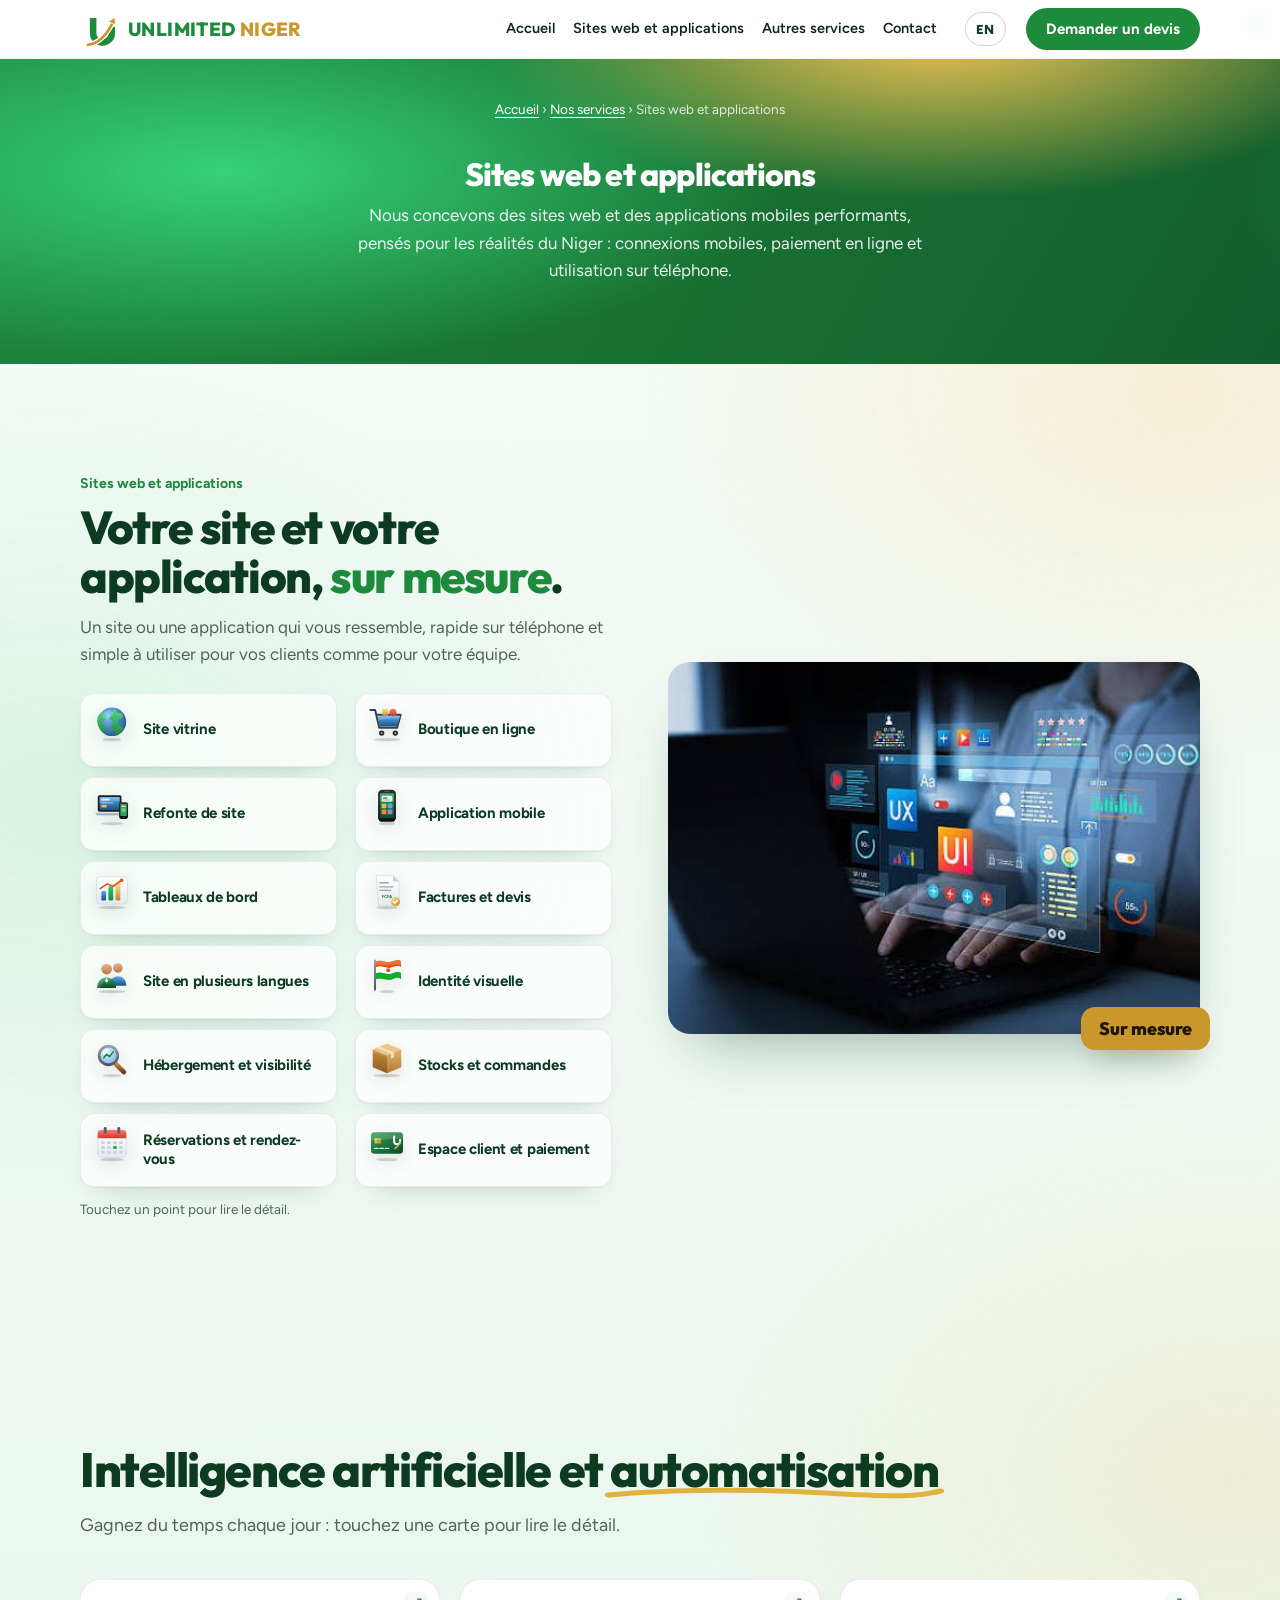
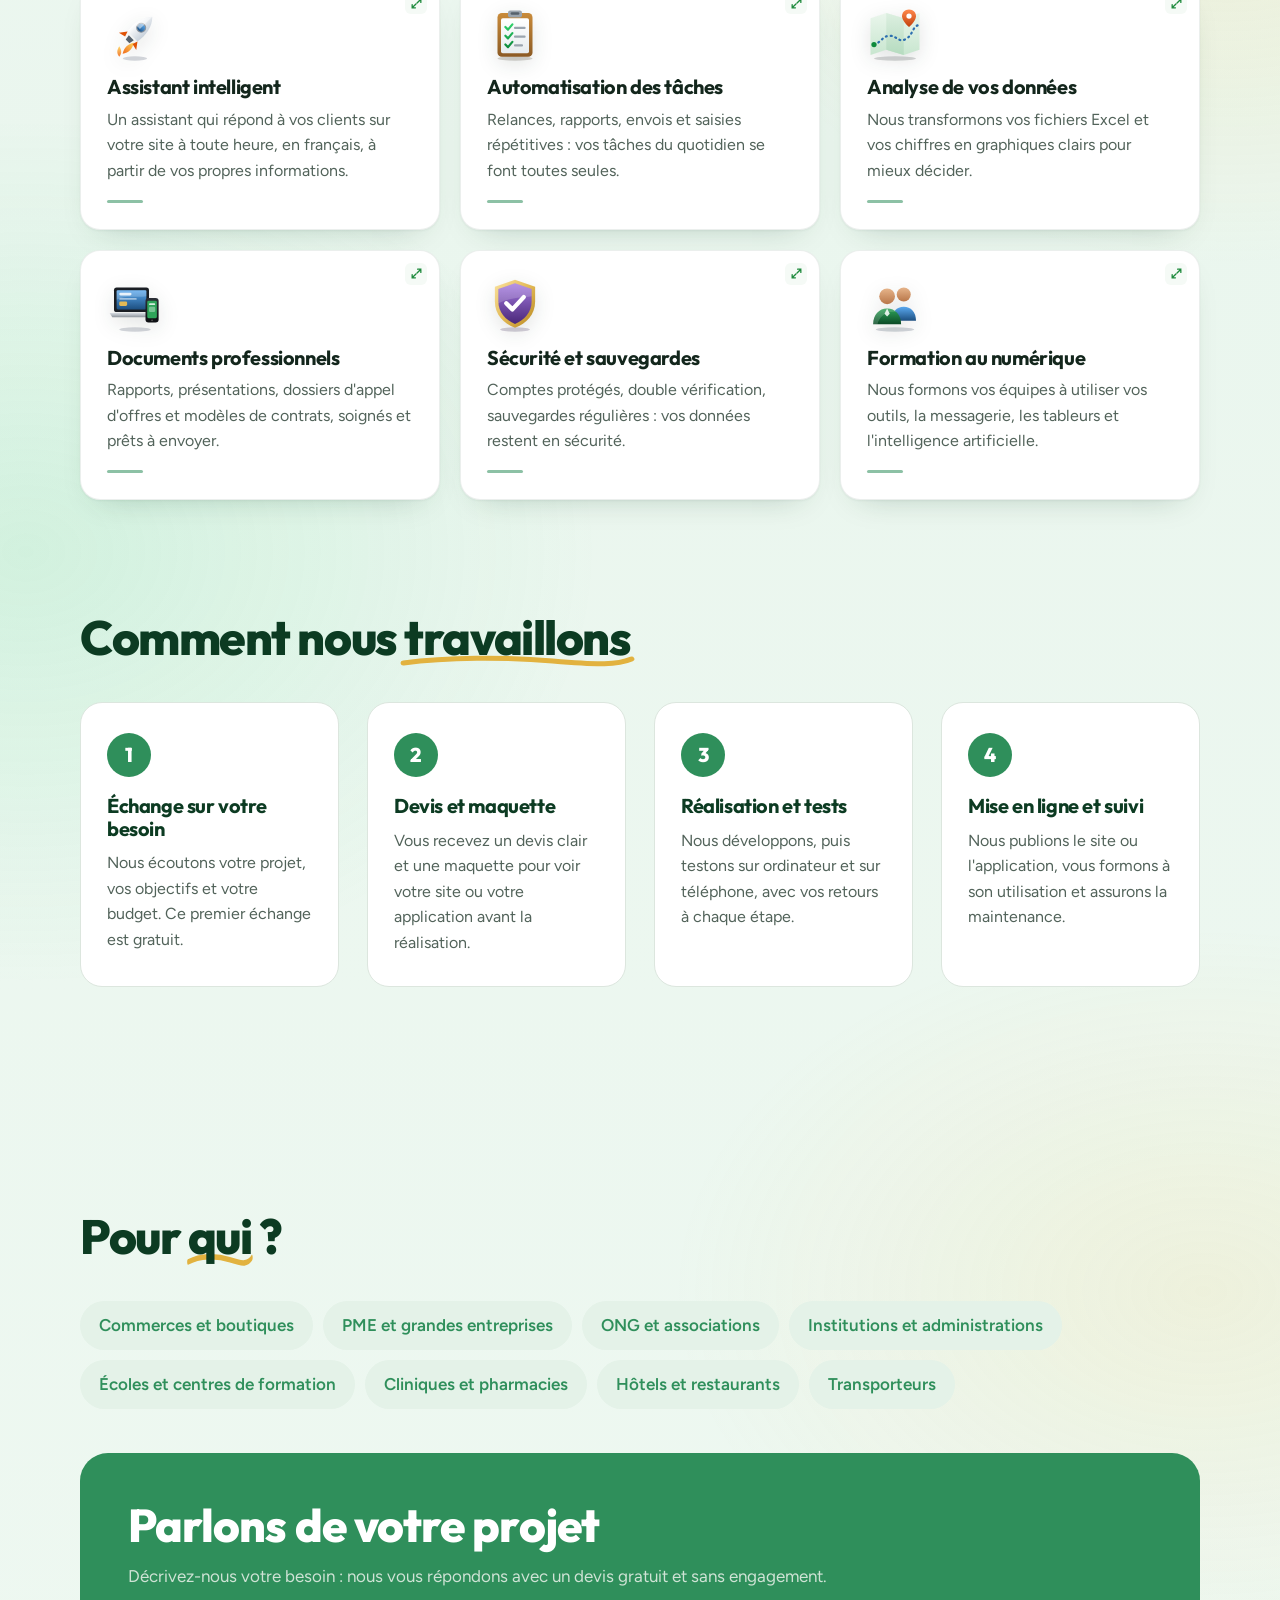
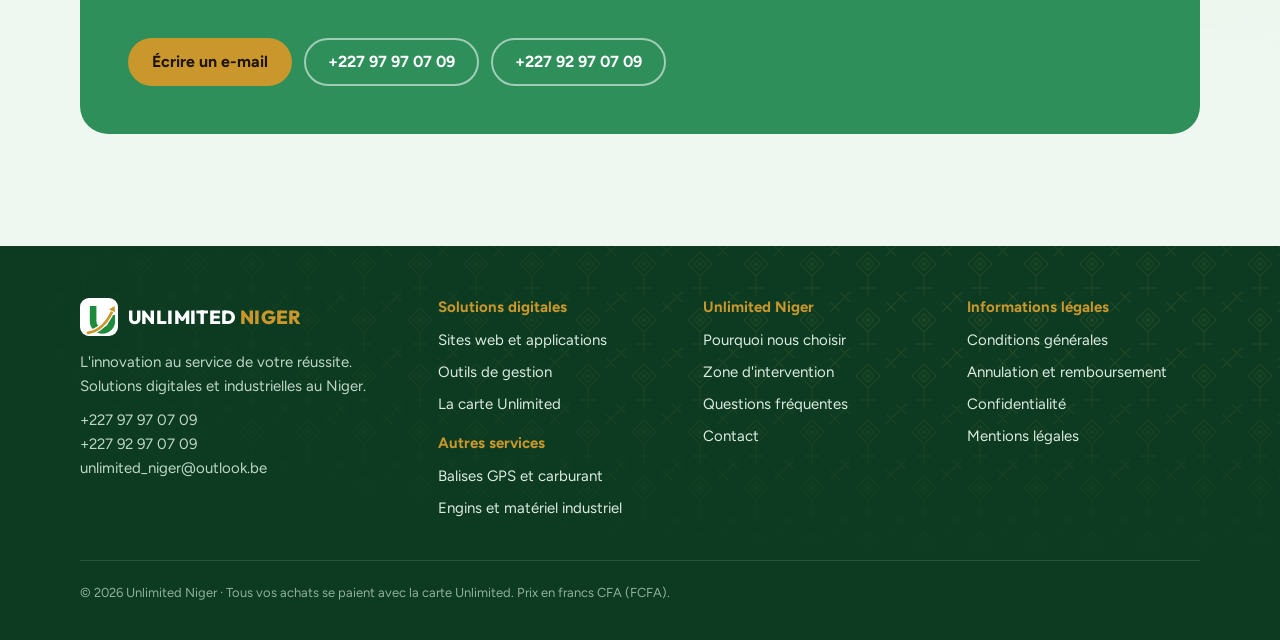
<file: sites-web.html>
<!doctype html>
<html lang="fr">
<head>
<meta charset="utf-8">
<meta name="viewport" content="width=device-width, initial-scale=1">
<title>Sites web et applications | Unlimited Niger</title>
<meta name="description" content="Nous concevons des sites web et des applications mobiles performants, pensés pour les réalités du Niger : connexions mobiles, paiement en ligne et utilisation sur téléphone.">
<meta property="og:title" content="Sites web et applications | Unlimited Niger"><meta property="og:description" content="Nous concevons des sites web et des applications mobiles performants, pensés pour les réalités du Niger : connexions mobiles, paiement en ligne et utilisation sur téléphone."><meta property="og:image" content="https://unlimitedniger.com/UnlimitedNiger-icone.png">
<link rel="icon" href="UnlimitedNiger-icone.png">
<link rel="canonical" href="https://unlimitedniger.com/sites-web.html">
<meta property="og:url" content="https://unlimitedniger.com/sites-web.html">
<link rel="preconnect" href="https://fonts.googleapis.com"><link rel="preconnect" href="https://fonts.gstatic.com" crossorigin>
<link href="https://fonts.googleapis.com/css2?family=Outfit:wght@500;600;700;800&family=Figtree:wght@400;500;600;700&display=swap" rel="stylesheet">
<link rel="stylesheet" href="style.css?v=34d8f2ec">
<script>document.documentElement.classList.add('js')</script>

</head>
<body>
<header class="top"><div class="wrap">
  <a class="brand" href="index.html" aria-label="Unlimited Niger, accueil"><svg viewBox="0 0 110 110" aria-hidden="true"><rect width="110" height="110" rx="26" fill="#fff"/><g transform="translate(5 5)">
<path d="M33 18 V62 A27 27 0 0 0 87 62 V44" fill="none" stroke="#1E8A3C" stroke-width="19"/>
<path d="M18 96 C46 92 70 72 88 34" fill="none" stroke="#fff" stroke-width="15" stroke-linecap="round"/>
<path d="M18 96 C46 92 70 72 88 34" fill="none" stroke="#C9972B" stroke-width="8" stroke-linecap="round"/>
<path d="M96 16 L77 29 L98 38 Z" fill="#C9972B" stroke="#fff" stroke-width="2.5" stroke-linejoin="round"/></g></svg><b>UNLIMITED <span>NIGER</span></b></a>
  <nav aria-label="Services"><a href="index.html">Accueil</a><a href="sites-web.html">Sites web et applications</a><a href="index.html#services">Autres services</a><a href="index.html#contact">Contact</a></nav>
  <a class="lang" href="sites-web-en.html" hreflang="en" lang="en" aria-label="English version">EN</a>
  <a class="btn btn-green hd-cta" href="index.html#contact" data-expert>Demander un devis</a>
  <a class="hd-mini" href="index.html#contact" data-expert>Devis</a>
  <button type="button" class="burger" id="burger" aria-label="Ouvrir le menu" aria-expanded="false" aria-controls="mnav"><span></span><span></span><span></span></button>
</div>
<nav class="mnav" id="mnav" aria-label="Menu" hidden><div class="wrap mn-in">
  <div class="mn-brand"><svg viewBox="0 0 110 110" aria-hidden="true"><rect width="110" height="110" rx="26" fill="#fff"/><g transform="translate(5 5)">
<path d="M33 18 V62 A27 27 0 0 0 87 62 V44" fill="none" stroke="#1E8A3C" stroke-width="19"/>
<path d="M18 96 C46 92 70 72 88 34" fill="none" stroke="#fff" stroke-width="15" stroke-linecap="round"/>
<path d="M18 96 C46 92 70 72 88 34" fill="none" stroke="#C9972B" stroke-width="8" stroke-linecap="round"/>
<path d="M96 16 L77 29 L98 38 Z" fill="#C9972B" stroke="#fff" stroke-width="2.5" stroke-linejoin="round"/></g></svg><b>UNLIMITED <span>NIGER</span></b><small>Votre partenaire digital au Niger</small></div>
  <div class="mn-links"><a href="index.html">Accueil</a><a href="sites-web.html">Sites web et applications</a><a href="index.html#offres">Outils de gestion</a><a href="index.html#zone">Zone d'intervention</a><a href="index.html#contact">Contact</a></div>
  <div class="mn-more"><span>Autres services</span><a href="gps.html">Balises GPS et carburant</a><a href="materiel-industriel.html">Engins et matériel industriel</a></div>
  <div class="mn-ct"><a href="tel:+22797970709">+227 97 97 07 09</a><a href="tel:+22792970709">+227 92 97 07 09</a><a href="mailto:unlimited_niger@outlook.be">unlimited_niger@outlook.be</a></div>
  <a class="lang mn-lang" href="sites-web-en.html" hreflang="en" lang="en">English version</a>
  <a class="btn btn-gold mn-go" href="index.html#projet">Demandez un devis gratuit</a>
</div></nav></header>
<main>
<div class="pg pg-web" data-svc="Sites web et applications"><section class="bhero bh-svc s-web" aria-label="Sites web et applications">
  <div class="bh-bg" aria-hidden="true"></div>
  <div class="wrap bh-in">
    <nav class="crumbs" aria-label="Fil d'Ariane"><a href="index.html">Accueil</a> › <a href="index.html#services">Nos services</a> › <span>Sites web et applications</span></nav>
    <h1 class="bh-title">Sites web et applications</h1>
    <p class="bh-lead">Nous concevons des sites web et des applications mobiles performants, pensés pour les réalités du Niger : connexions mobiles, paiement en ligne et utilisation sur téléphone.</p>
  </div>
</section>
<div class="suite">
<section class="block svc-zz"><div class="wrap zz">
  <div class="zz-img"><img decoding="async" src="web-ux.jpg" alt="" width="600" height="420" loading="lazy"><span class="zz-badge">Sur mesure</span></div>
  <div class="zz-txt">
    <p class="zz-kicker">Sites web et applications</p>
    <h2>Votre site et votre application, <em>sur mesure</em>.</h2>
    <p>Un site ou une application qui vous ressemble, rapide sur téléphone et simple à utiliser pour vos clients comme pour votre équipe.</p>
    <ul class="zz-list zoomable"><li><button type="button" class="offer" aria-haspopup="dialog"><span class="ic ri-ic"><svg viewBox="0 0 64 64" class="ri" aria-hidden="true"><defs><radialGradient id="glS_11" cx=".35" cy=".3" r=".8"><stop offset="0" stop-color="#7CC4FF"/><stop offset="1" stop-color="#1D4F80"/></radialGradient><linearGradient id="glL_11" x1="0" y1="0" x2="0" y2="1"><stop offset="0" stop-color="#5BD48A"/><stop offset="1" stop-color="#1E8A3C"/></linearGradient></defs><ellipse cx="32" cy="60" rx="16" ry="2.6" fill="#10243D" opacity=".18"/><circle cx="32" cy="30" r="24" fill="url(#glS_11)"/><path d="M18 16c5 2 6 6 4 9s-7 3-6 8 6 4 6 9-4 5-6 4c-6-5-9-12-9-19 0-4 2-8 5-11zM36 8c4 3 3 6 6 7s6-1 8 3-2 7-6 8-3 6 0 9 6 1 7 6c-2 6-8 10-14 11 2-4-1-8-4-9s-3-6 0-9-1-6-4-8 0-8 7-18z" fill="url(#glL_11)"/><ellipse cx="25" cy="18" rx="10" ry="6" fill="#fff" opacity=".22" transform="rotate(-25 25 18)"/></svg></span><h3>Site vitrine</h3><p>Présentez votre entreprise, vos services et vos coordonnées avec un site moderne, rapide et lisible sur téléphone.</p></button></li><li><button type="button" class="offer" aria-haspopup="dialog"><span class="ic ri-ic"><svg viewBox="0 0 64 64" class="ri" aria-hidden="true"><defs><linearGradient id="ctB_12" x1="0" y1="0" x2="0" y2="1"><stop offset="0" stop-color="#5AA9F0"/><stop offset="1" stop-color="#1D4F80"/></linearGradient><linearGradient id="ctG_12" x1="0" y1="0" x2="0" y2="1"><stop offset="0" stop-color="#FBE3A1"/><stop offset=".5" stop-color="#E2B955"/><stop offset="1" stop-color="#B8871F"/></linearGradient><linearGradient id="ctR_12" x1="0" y1="0" x2="0" y2="1"><stop offset="0" stop-color="#FF7A6B"/><stop offset="1" stop-color="#C63A2B"/></linearGradient></defs><ellipse cx="32" cy="60" rx="22" ry="2.6" fill="#10243D" opacity=".18"/><path d="M4 10h8l7 30h30l6-22H15" fill="none" stroke="#3B4148" stroke-width="3.4" stroke-linecap="round" stroke-linejoin="round"/><path d="M16 20h38l-5 18H20z" fill="url(#ctB_12)"/><path d="M16 20h38l-1.4 5C40 22 26 28 17.4 26z" fill="#fff" opacity=".22"/><rect x="24" y="8" width="10" height="12" rx="2" fill="url(#ctG_12)"/><circle cx="42" cy="14" r="6" fill="url(#ctR_12)"/><circle cx="23" cy="49" r="4.5" fill="#22262B"/><circle cx="46" cy="49" r="4.5" fill="#22262B"/><circle cx="23" cy="49" r="1.8" fill="#9AA4AE"/><circle cx="46" cy="49" r="1.8" fill="#9AA4AE"/></svg></span><h3>Boutique en ligne</h3><p>Vendez vos produits sur internet : catalogue, panier, commandes et suivi des ventes.</p></button></li><li><button type="button" class="offer" aria-haspopup="dialog"><span class="ic ri-ic"><svg viewBox="0 0 64 64" class="ri" aria-hidden="true"><defs><linearGradient id="lpS_13" x1="0" y1="0" x2="0" y2="1"><stop offset="0" stop-color="#5AA9F0"/><stop offset="1" stop-color="#1D4F80"/></linearGradient><linearGradient id="lpB_13" x1="0" y1="0" x2="0" y2="1"><stop offset="0" stop-color="#D9DEE4"/><stop offset="1" stop-color="#8E959C"/></linearGradient><linearGradient id="lpP_13" x1="0" y1="0" x2="0" y2="1"><stop offset="0" stop-color="#2B2F36"/><stop offset="1" stop-color="#0D0F12"/></linearGradient></defs><ellipse cx="32" cy="60" rx="18" ry="2.6" fill="#10243D" opacity=".18"/><rect x="8" y="12" width="40" height="28" rx="3" fill="#1A1E24"/><rect x="11" y="15" width="34" height="22" rx="1.5" fill="url(#lpS_13)"/><path d="M11 15h34v7C33 24 22 20 11 26z" fill="#fff" opacity=".2"/><rect x="14" y="18" width="14" height="3" rx="1.5" fill="#fff" opacity=".85"/><rect x="14" y="24" width="20" height="2" rx="1" fill="#fff" opacity=".5"/><rect x="14" y="28" width="9" height="5" rx="1.5" fill="#E2B955"/><path d="M3 41h50l-3 5H6z" fill="url(#lpB_13)"/><rect x="44" y="24" width="15" height="28" rx="3.5" fill="url(#lpP_13)"/><rect x="46" y="27" width="11" height="20" rx="1.5" fill="#2FA45A"/><rect x="48" y="30" width="7" height="2" rx="1" fill="#fff" opacity=".8"/><rect x="48" y="34" width="7" height="6" rx="1.5" fill="#fff" opacity=".35"/><circle cx="51.5" cy="49.5" r="1" fill="#555"/></svg></span><h3>Refonte de site</h3><p>Votre site est ancien ou lent ? Nous le modernisons, le rendons rapide sur téléphone et facile à mettre à jour.</p></button></li><li><button type="button" class="offer" aria-haspopup="dialog"><span class="ic ri-ic"><svg viewBox="0 0 64 64" class="ri" aria-hidden="true"><defs><linearGradient id="phB_14" x1="0" y1="0" x2="0" y2="1"><stop offset="0" stop-color="#2B2F36"/><stop offset="1" stop-color="#0D0F12"/></linearGradient><linearGradient id="phS_14" x1="0" y1="0" x2="0" y2="1"><stop offset="0" stop-color="#2FA45A"/><stop offset="1" stop-color="#0B4A26"/></linearGradient></defs><ellipse cx="32" cy="60" rx="14" ry="2.6" fill="#10243D" opacity=".18"/><rect x="17" y="3" width="30" height="54" rx="7" fill="url(#phB_14)"/><rect x="20" y="9" width="24" height="42" rx="2.5" fill="url(#phS_14)"/><rect x="27" y="5.5" width="10" height="1.8" rx=".9" fill="#55606B"/><rect x="23" y="13" width="18" height="10" rx="2.5" fill="#fff" opacity=".9"/><rect x="25" y="16" width="8" height="2" rx="1" fill="#0E6B34"/><rect x="25" y="19.5" width="12" height="1.6" rx=".8" fill="#9AA4AE"/><rect x="23" y="26" width="8" height="8" rx="2" fill="#E2B955"/><rect x="33" y="26" width="8" height="8" rx="2" fill="#5AA9F0"/><rect x="23" y="36" width="8" height="8" rx="2" fill="#F08A3C"/><rect x="33" y="36" width="8" height="8" rx="2" fill="#A57BE0"/><path d="M20 9h24v14C36 20 28 26 20 22z" fill="#fff" opacity=".12"/></svg></span><h3>Application mobile</h3><p>Une application pour vos clients, installable sur Android et iPhone, qui fonctionne même avec une connexion faible.</p></button></li><li><button type="button" class="offer" aria-haspopup="dialog"><span class="ic ri-ic"><svg viewBox="0 0 64 64" class="ri" aria-hidden="true"><defs><linearGradient id="chP_15" x1="0" y1="0" x2="0" y2="1"><stop offset="0" stop-color="#FFFFFF"/><stop offset="1" stop-color="#E3E9EE"/></linearGradient><linearGradient id="chA_15" x1="0" y1="0" x2="0" y2="1"><stop offset="0" stop-color="#2FD06A"/><stop offset="1" stop-color="#0E8A3C"/></linearGradient><linearGradient id="chB_15" x1="0" y1="0" x2="0" y2="1"><stop offset="0" stop-color="#5AA9F0"/><stop offset="1" stop-color="#1D4F80"/></linearGradient><linearGradient id="chC_15" x1="0" y1="0" x2="0" y2="1"><stop offset="0" stop-color="#FBE3A1"/><stop offset=".5" stop-color="#E2B955"/><stop offset="1" stop-color="#B8871F"/></linearGradient></defs><ellipse cx="32" cy="60" rx="22" ry="2.6" fill="#1C2228" opacity=".18"/><rect x="6" y="8" width="52" height="46" rx="6" fill="url(#chP_15)" stroke="#C9D2DA"/><rect x="14" y="32" width="8" height="16" rx="2" fill="url(#chB_15)"/><rect x="26" y="24" width="8" height="24" rx="2" fill="url(#chA_15)"/><rect x="38" y="16" width="8" height="32" rx="2" fill="url(#chC_15)"/><path d="M12 28l12-8 10 4 14-10" fill="none" stroke="#E05206" stroke-width="2.6" stroke-linecap="round" stroke-linejoin="round"/><circle cx="48" cy="14" r="3" fill="#E05206"/></svg></span><h3>Tableaux de bord</h3><p>Suivez vos ventes, vos dépenses et votre activité en un coup d'œil, sur ordinateur comme sur téléphone.</p></button></li><li><button type="button" class="offer" aria-haspopup="dialog"><span class="ic ri-ic"><svg viewBox="0 0 64 64" class="ri" aria-hidden="true"><defs><linearGradient id="ivP_16" x1="0" y1="0" x2="0" y2="1"><stop offset="0" stop-color="#FFFFFF"/><stop offset="1" stop-color="#E3E9EE"/></linearGradient><linearGradient id="ivG_16" x1="0" y1="0" x2="1" y2="1"><stop offset="0" stop-color="#FBE3A1"/><stop offset=".5" stop-color="#E2B955"/><stop offset="1" stop-color="#B8871F"/></linearGradient></defs><ellipse cx="32" cy="60" rx="18" ry="2.6" fill="#1C2228" opacity=".18"/><path d="M14 6h28l10 10v42l-4-3-4 3-4-3-4 3-4-3-4 3-4-3-6 3z" fill="url(#ivP_16)" stroke="#C9D2DA"/><path d="M42 6v10h10z" fill="#C9D2DA"/><path d="M20 18h14M20 25h22M20 31h18" stroke="#9AA4AE" stroke-width="2.4" stroke-linecap="round"/><rect x="20" y="37" width="24" height="9" rx="2" fill="#E4F2E8"/><text x="32" y="44" text-anchor="middle" font-family="Arial,sans-serif" font-size="6.5" font-weight="700" fill="#0E6B34">FCFA</text><circle cx="46" cy="50" r="8" fill="url(#ivG_16)"/><path d="M43 50l2.2 2.2L49.5 48" fill="none" stroke="#fff" stroke-width="2.4" stroke-linecap="round" stroke-linejoin="round"/></svg></span><h3>Factures et devis</h3><p>Créez vos devis et factures en quelques clics, suivez les paiements et relancez automatiquement vos clients.</p></button></li><li><button type="button" class="offer" aria-haspopup="dialog"><span class="ic ri-ic"><svg viewBox="0 0 64 64" class="ri" aria-hidden="true"><defs><linearGradient id="usA_17" x1="0" y1="0" x2="0" y2="1"><stop offset="0" stop-color="#5AA9F0"/><stop offset="1" stop-color="#1D4F80"/></linearGradient><linearGradient id="usB_17" x1="0" y1="0" x2="0" y2="1"><stop offset="0" stop-color="#2FA45A"/><stop offset="1" stop-color="#0B4A26"/></linearGradient><linearGradient id="usF_17" x1="0" y1="0" x2="0" y2="1"><stop offset="0" stop-color="#E6B48A"/><stop offset="1" stop-color="#B9774A"/></linearGradient></defs><ellipse cx="32" cy="60" rx="22" ry="2.6" fill="#10243D" opacity=".18"/><circle cx="42" cy="20" r="8" fill="url(#usF_17)"/><path d="M28 50c0-10 6-16 14-16s14 6 14 16z" fill="url(#usA_17)"/><circle cx="23" cy="22" r="9" fill="url(#usF_17)"/><path d="M7 54c0-11 7-18 16-18s16 7 16 18z" fill="url(#usB_17)"/><path d="M7 54c0-11 7-18 16-18 4 0 8 1.5 10.5 4C24 38 14 44 12 54z" fill="#fff" opacity=".16"/><path d="M23 36l-3 6 3 3 3-3z" fill="#fff" opacity=".85"/></svg></span><h3>Site en plusieurs langues</h3><p>Français, anglais ou autres langues : touchez vos clients, vos partenaires et les organisations internationales.</p></button></li><li><button type="button" class="offer" aria-haspopup="dialog"><span class="ic ri-ic"><svg viewBox="0 0 64 64" class="ri" aria-hidden="true"><defs><linearGradient id="fgP_18" x1="0" y1="0" x2="0" y2="1"><stop offset="0" stop-color="#9AA4AE"/><stop offset="1" stop-color="#4B535B"/></linearGradient></defs><ellipse cx="32" cy="60" rx="12" ry="2.6" fill="#1C2228" opacity=".18"/><rect x="10" y="6" width="3.5" height="52" rx="1.5" fill="url(#fgP_18)"/><path d="M13.5 9c10-4 18 4 28 0s12-2 14 0v10c-2-2-6-4-14 0s-18-4-28 0z" fill="#E05206"/><path d="M13.5 19c10-4 18 4 28 0s12-2 14 0v10c-2-2-6-4-14 0s-18-4-28 0z" fill="#FFFFFF"/><path d="M13.5 29c10-4 18 4 28 0s12-2 14 0v10c-2-2-6-4-14 0s-18-4-28 0z" fill="#0DB02B"/><circle cx="34" cy="24" r="3.4" fill="#E05206"/><path d="M13.5 9c10-4 18 4 28 0s12-2 14 0v30c-2-2-6-4-14 0s-18-4-28 0z" fill="none" stroke="#000" stroke-opacity=".08"/><path d="M13.5 9c10-4 18 4 28 0s12-2 14 0v6C44 12 26 18 13.5 14z" fill="#fff" opacity=".2"/></svg></span><h3>Identité visuelle</h3><p>Logo, couleurs, cartes de visite et supports de communication : une image professionnelle et cohérente.</p></button></li><li><button type="button" class="offer" aria-haspopup="dialog"><span class="ic ri-ic"><svg viewBox="0 0 64 64" class="ri" aria-hidden="true"><defs><linearGradient id="srR_19" x1="0" y1="0" x2="0" y2="1"><stop offset="0" stop-color="#9AA4AE"/><stop offset="1" stop-color="#4B535B"/></linearGradient><radialGradient id="srG_19" cx=".35" cy=".3" r=".8"><stop offset="0" stop-color="#E8F5FF"/><stop offset="1" stop-color="#7CB8E8"/></radialGradient><linearGradient id="srH_19" x1="0" y1="0" x2="0" y2="1"><stop offset="0" stop-color="#C98B3A"/><stop offset="1" stop-color="#6B3E1E"/></linearGradient></defs><ellipse cx="32" cy="60" rx="16" ry="2.6" fill="#1C2228" opacity=".18"/><path d="M38 40l14 14" stroke="url(#srH_19)" stroke-width="8" stroke-linecap="round"/><circle cx="26" cy="26" r="18" fill="url(#srR_19)"/><circle cx="26" cy="26" r="13.5" fill="url(#srG_19)"/><path d="M18 30l5-6 5 4 6-8" fill="none" stroke="#0E8A3C" stroke-width="2.6" stroke-linecap="round" stroke-linejoin="round"/><ellipse cx="21" cy="19" rx="6" ry="3.4" fill="#fff" opacity=".6" transform="rotate(-35 21 19)"/></svg></span><h3>Hébergement et visibilité</h3><p>Nom de domaine, adresse e-mail à votre nom, hébergement sécurisé, présence sur Google et maintenance.</p></button></li><li><button type="button" class="offer" aria-haspopup="dialog"><span class="ic ri-ic"><svg viewBox="0 0 64 64" class="ri" aria-hidden="true"><defs><linearGradient id="bxA_20" x1="0" y1="0" x2="0" y2="1"><stop offset="0" stop-color="#E2B26E"/><stop offset="1" stop-color="#B57A35"/></linearGradient><linearGradient id="bxB_20" x1="0" y1="0" x2="0" y2="1"><stop offset="0" stop-color="#C98B3A"/><stop offset="1" stop-color="#8C5A24"/></linearGradient></defs><ellipse cx="32" cy="60" rx="22" ry="2.6" fill="#2A1E05" opacity=".18"/><path d="M32 6l24 10-24 10L8 16z" fill="#EBC58A"/><path d="M8 16l24 10v30L8 46z" fill="url(#bxB_20)"/><path d="M56 16L32 26v30l24-10z" fill="url(#bxA_20)"/><path d="M20 11l24 10v8l-5 2v-8L15 13z" fill="#F6E1B5"/><path d="M8 16l24 10v4L8 20z" fill="#fff" opacity=".12"/></svg></span><h3>Stocks et commandes</h3><p>Entrées, sorties, alertes de rupture et commandes fournisseurs : votre stock toujours à jour.</p></button></li><li><button type="button" class="offer" aria-haspopup="dialog"><span class="ic ri-ic"><svg viewBox="0 0 64 64" class="ri" aria-hidden="true"><defs><linearGradient id="caR_21" x1="0" y1="0" x2="0" y2="1"><stop offset="0" stop-color="#FF7A6B"/><stop offset="1" stop-color="#C63A2B"/></linearGradient><linearGradient id="caP_21" x1="0" y1="0" x2="0" y2="1"><stop offset="0" stop-color="#FFFFFF"/><stop offset="1" stop-color="#E3E9EE"/></linearGradient></defs><ellipse cx="32" cy="60" rx="20" ry="2.6" fill="#1C2228" opacity=".18"/><rect x="8" y="10" width="48" height="46" rx="6" fill="url(#caP_21)" stroke="#C9D2DA"/><path d="M8 16a6 6 0 0 1 6-6h36a6 6 0 0 1 6 6v8H8z" fill="url(#caR_21)"/><rect x="18" y="5" width="5" height="11" rx="2.5" fill="#55606B"/><rect x="41" y="5" width="5" height="11" rx="2.5" fill="#55606B"/><rect x="14" y="29" width="6" height="5" rx="1" fill="#C9D2DA"/><rect x="24" y="29" width="6" height="5" rx="1" fill="#C9D2DA"/><rect x="34" y="29" width="6" height="5" rx="1" fill="#C9D2DA"/><rect x="44" y="29" width="6" height="5" rx="1" fill="#C9D2DA"/><rect x="14" y="37" width="6" height="5" rx="1" fill="#C9D2DA"/><rect x="24" y="37" width="6" height="5" rx="1" fill="#C9D2DA"/><rect x="34" y="37" width="6" height="5" rx="1" fill="#2FA45A"/><rect x="44" y="37" width="6" height="5" rx="1" fill="#C9D2DA"/><rect x="14" y="45" width="6" height="5" rx="1" fill="#C9D2DA"/><rect x="24" y="45" width="6" height="5" rx="1" fill="#C9D2DA"/><rect x="34" y="45" width="6" height="5" rx="1" fill="#C9D2DA"/><rect x="44" y="45" width="6" height="5" rx="1" fill="#C9D2DA"/></svg></span><h3>Réservations et rendez-vous</h3><p>Vos clients réservent en ligne une chambre, une table, un rendez-vous ou une intervention, 24 h/24.</p></button></li><li><button type="button" class="offer" aria-haspopup="dialog"><span class="ic ri-ic"><svg viewBox="0 0 64 64" class="ri" aria-hidden="true"><defs><linearGradient id="cdG_22" x1="0" y1="0" x2="1" y2="1"><stop offset="0" stop-color="#2FA45A"/><stop offset="1" stop-color="#0B4A26"/></linearGradient><linearGradient id="cdC_22" x1="0" y1="0" x2="1" y2="1"><stop offset="0" stop-color="#FBE3A1"/><stop offset=".5" stop-color="#E2B955"/><stop offset="1" stop-color="#B8871F"/></linearGradient></defs><ellipse cx="32" cy="60" rx="18" ry="2.6" fill="#0B2A1A" opacity=".18"/><rect x="5" y="14" width="54" height="36" rx="6" fill="url(#cdG_22)"/><path d="M5 20a6 6 0 0 1 6-6h42a6 6 0 0 1 6 6v6C40 22 22 30 5 27z" fill="#fff" opacity=".16"/><rect x="11" y="24" width="11" height="9" rx="2" fill="url(#cdC_22)"/><path d="M11 28.5h11M16.5 24v9" stroke="#9A6F15" stroke-width=".9" opacity=".6"/><path d="M11 41h6M20 41h6M29 41h6" stroke="#fff" stroke-width="2.4" stroke-linecap="round" opacity=".85"/><path d="M44 21v8a5 5 0 0 0 10 0v-2" fill="none" stroke="#fff" stroke-width="3.4" stroke-linecap="round"/><path d="M45 41c3-1 6-4 8-9" fill="none" stroke="#E2B955" stroke-width="2.4" stroke-linecap="round"/><path d="M55 28l-4.6 2.6 4.4 1.6z" fill="#E2B955"/></svg></span><h3>Espace client et paiement</h3><p>Un espace personnel pour vos clients : historique, documents et paiement avec la carte Unlimited.</p></button></li></ul>
    <p class="zz-hint">Touchez un point pour lire le détail.</p>
  </div>
</div></section>
<section class="block svc-offres"><div class="wrap">
  <div class="intro"><h2>Intelligence artificielle et <span class="mk">automatisation</span></h2><p>Gagnez du temps chaque jour : touchez une carte pour lire le détail.</p></div>
  <div class="offers zoomable"><button type="button" class="offer" aria-haspopup="dialog"><span class="ic ri-ic"><svg viewBox="0 0 64 64" class="ri" aria-hidden="true"><defs><linearGradient id="rkB_5" x1="0" y1="0" x2="1" y2="0"><stop offset="0" stop-color="#FFFFFF"/><stop offset="1" stop-color="#C7D0DA"/></linearGradient><linearGradient id="rkF_5" x1="0" y1="0" x2="0" y2="1"><stop offset="0" stop-color="#FFD45C"/><stop offset="1" stop-color="#F06A1A"/></linearGradient><linearGradient id="rkW_5" x1="0" y1="0" x2="0" y2="1"><stop offset="0" stop-color="#5AA9F0"/><stop offset="1" stop-color="#1D4F80"/></linearGradient></defs><ellipse cx="32" cy="60" rx="14" ry="2.6" fill="#10243D" opacity=".18"/><path d="M38 40c4 6 4 12 0 18-4-6-4-12 0-18z" fill="url(#rkF_5)" transform="rotate(45 32 32)"/><g transform="rotate(45 32 32)"><path d="M32 4c8 8 10 20 8 32H24c-2-12 0-24 8-32z" fill="url(#rkB_5)"/><path d="M24 36l-6 8 8-2zM40 36l6 8-8-2z" fill="#E05206"/><circle cx="32" cy="22" r="5" fill="url(#rkW_5)" stroke="#8E959C" stroke-width="1.5"/><path d="M28 38h8l-1 6h-6z" fill="#55606B"/><path d="M32 4c-5 5-7 12-7.6 20H32z" fill="#fff" opacity=".5"/></g><path d="M14 46c3 5 3 8 0 12-3-4-3-7 0-12z" fill="url(#rkF_5)" opacity=".9"/></svg></span><h3>Assistant intelligent</h3><p>Un assistant qui répond à vos clients sur votre site à toute heure, en français, à partir de vos propres informations.</p></button><button type="button" class="offer" aria-haspopup="dialog"><span class="ic ri-ic"><svg viewBox="0 0 64 64" class="ri" aria-hidden="true"><defs><linearGradient id="clB_6" x1="0" y1="0" x2="0" y2="1"><stop offset="0" stop-color="#C98B3A"/><stop offset="1" stop-color="#8C5A24"/></linearGradient><linearGradient id="clP_6" x1="0" y1="0" x2="0" y2="1"><stop offset="0" stop-color="#FFFFFF"/><stop offset="1" stop-color="#E7ECEF"/></linearGradient><linearGradient id="clG_6" x1="0" y1="0" x2="0" y2="1"><stop offset="0" stop-color="#2FD06A"/><stop offset="1" stop-color="#0E8A3C"/></linearGradient></defs><ellipse cx="32" cy="60" rx="20" ry="2.6" fill="#2A1E05" opacity=".18"/><rect x="12" y="8" width="40" height="50" rx="5" fill="url(#clB_6)"/><rect x="16" y="14" width="32" height="40" rx="2" fill="url(#clP_6)"/><rect x="24" y="5" width="16" height="8" rx="2.5" fill="#9AA4AE"/><rect x="27" y="7" width="10" height="3" rx="1.5" fill="#55606B"/><path d="M21 24l3 3 5-6M21 34l3 3 5-6M21 44l3 3 5-6" fill="none" stroke="url(#clG_6)" stroke-width="2.6" stroke-linecap="round" stroke-linejoin="round"/><path d="M32 25h11M32 35h11M32 45h8" stroke="#9AA4AE" stroke-width="2.4" stroke-linecap="round"/></svg></span><h3>Automatisation des tâches</h3><p>Relances, rapports, envois et saisies répétitives : vos tâches du quotidien se font toutes seules.</p></button><button type="button" class="offer" aria-haspopup="dialog"><span class="ic ri-ic"><svg viewBox="0 0 64 64" class="ri" aria-hidden="true"><defs><linearGradient id="mpA_7" x1="0" y1="0" x2="0" y2="1"><stop offset="0" stop-color="#EAF6EC"/><stop offset="1" stop-color="#C8E6CF"/></linearGradient><linearGradient id="mpB_7" x1="0" y1="0" x2="0" y2="1"><stop offset="0" stop-color="#DCEFE0"/><stop offset="1" stop-color="#B5DBBF"/></linearGradient><linearGradient id="mpP_7" x1="0" y1="0" x2="0" y2="1"><stop offset="0" stop-color="#FF8A4C"/><stop offset="1" stop-color="#C2410C"/></linearGradient></defs><ellipse cx="32" cy="60" rx="24" ry="2.6" fill="#1C2228" opacity=".18"/><path d="M4 14l18-6 20 6 18-6v42l-18 6-20-6-18 6z" fill="url(#mpA_7)"/><path d="M22 8v42l20 6V14z" fill="url(#mpB_7)"/><path d="M8 44c8-2 10-10 18-10s10 8 18 4 8-14 14-16" fill="none" stroke="#2C6FB0" stroke-width="2.6" stroke-dasharray="1 4.5" stroke-linecap="round"/><path d="M48 4c-5 0-8 3.6-8 7.6 0 5.6 8 12.4 8 12.4s8-6.8 8-12.4C56 7.6 53 4 48 4z" fill="url(#mpP_7)"/><circle cx="48" cy="11.5" r="3" fill="#fff"/><circle cx="8" cy="44" r="3" fill="#0E8A3C"/></svg></span><h3>Analyse de vos données</h3><p>Nous transformons vos fichiers Excel et vos chiffres en graphiques clairs pour mieux décider.</p></button><button type="button" class="offer" aria-haspopup="dialog"><span class="ic ri-ic"><svg viewBox="0 0 64 64" class="ri" aria-hidden="true"><defs><linearGradient id="lpS_8" x1="0" y1="0" x2="0" y2="1"><stop offset="0" stop-color="#5AA9F0"/><stop offset="1" stop-color="#1D4F80"/></linearGradient><linearGradient id="lpB_8" x1="0" y1="0" x2="0" y2="1"><stop offset="0" stop-color="#D9DEE4"/><stop offset="1" stop-color="#8E959C"/></linearGradient><linearGradient id="lpP_8" x1="0" y1="0" x2="0" y2="1"><stop offset="0" stop-color="#2B2F36"/><stop offset="1" stop-color="#0D0F12"/></linearGradient></defs><ellipse cx="32" cy="60" rx="18" ry="2.6" fill="#10243D" opacity=".18"/><rect x="8" y="12" width="40" height="28" rx="3" fill="#1A1E24"/><rect x="11" y="15" width="34" height="22" rx="1.5" fill="url(#lpS_8)"/><path d="M11 15h34v7C33 24 22 20 11 26z" fill="#fff" opacity=".2"/><rect x="14" y="18" width="14" height="3" rx="1.5" fill="#fff" opacity=".85"/><rect x="14" y="24" width="20" height="2" rx="1" fill="#fff" opacity=".5"/><rect x="14" y="28" width="9" height="5" rx="1.5" fill="#E2B955"/><path d="M3 41h50l-3 5H6z" fill="url(#lpB_8)"/><rect x="44" y="24" width="15" height="28" rx="3.5" fill="url(#lpP_8)"/><rect x="46" y="27" width="11" height="20" rx="1.5" fill="#2FA45A"/><rect x="48" y="30" width="7" height="2" rx="1" fill="#fff" opacity=".8"/><rect x="48" y="34" width="7" height="6" rx="1.5" fill="#fff" opacity=".35"/><circle cx="51.5" cy="49.5" r="1" fill="#555"/></svg></span><h3>Documents professionnels</h3><p>Rapports, présentations, dossiers d'appel d'offres et modèles de contrats, soignés et prêts à envoyer.</p></button><button type="button" class="offer" aria-haspopup="dialog"><span class="ic ri-ic"><svg viewBox="0 0 64 64" class="ri" aria-hidden="true"><defs>
<linearGradient id="riSh_9" x1="0" y1="0" x2="0" y2="1"><stop offset="0" stop-color="#A57BE0"/><stop offset="1" stop-color="#4A2779"/></linearGradient>
<linearGradient id="riShR_9" x1="0" y1="0" x2="1" y2="1"><stop offset="0" stop-color="#FBE3A1"/><stop offset=".5" stop-color="#E2B955"/><stop offset="1" stop-color="#B8871F"/></linearGradient></defs>
<ellipse cx="32" cy="60" rx="17" ry="2.6" fill="#2A1646" opacity=".2"/>
<path d="M32 3l23 8v17c0 15-10 25-23 30C19 53 9 43 9 28V11z" fill="url(#riShR_9)"/>
<path d="M32 7l19 6.6V28c0 12.6-8.2 21-19 25.6C21.2 49 13 40.6 13 28V13.6z" fill="url(#riSh_9)"/>
<path d="M32 7l19 6.6V22C42 24 30 22 13 30V13.6z" fill="#fff" opacity=".18"/>
<path d="M22 30l7 7 13-14" fill="none" stroke="#fff" stroke-width="5" stroke-linecap="round" stroke-linejoin="round"/></svg></span><h3>Sécurité et sauvegardes</h3><p>Comptes protégés, double vérification, sauvegardes régulières : vos données restent en sécurité.</p></button><button type="button" class="offer" aria-haspopup="dialog"><span class="ic ri-ic"><svg viewBox="0 0 64 64" class="ri" aria-hidden="true"><defs><linearGradient id="usA_10" x1="0" y1="0" x2="0" y2="1"><stop offset="0" stop-color="#5AA9F0"/><stop offset="1" stop-color="#1D4F80"/></linearGradient><linearGradient id="usB_10" x1="0" y1="0" x2="0" y2="1"><stop offset="0" stop-color="#2FA45A"/><stop offset="1" stop-color="#0B4A26"/></linearGradient><linearGradient id="usF_10" x1="0" y1="0" x2="0" y2="1"><stop offset="0" stop-color="#E6B48A"/><stop offset="1" stop-color="#B9774A"/></linearGradient></defs><ellipse cx="32" cy="60" rx="22" ry="2.6" fill="#10243D" opacity=".18"/><circle cx="42" cy="20" r="8" fill="url(#usF_10)"/><path d="M28 50c0-10 6-16 14-16s14 6 14 16z" fill="url(#usA_10)"/><circle cx="23" cy="22" r="9" fill="url(#usF_10)"/><path d="M7 54c0-11 7-18 16-18s16 7 16 18z" fill="url(#usB_10)"/><path d="M7 54c0-11 7-18 16-18 4 0 8 1.5 10.5 4C24 38 14 44 12 54z" fill="#fff" opacity=".16"/><path d="M23 36l-3 6 3 3 3-3z" fill="#fff" opacity=".85"/></svg></span><h3>Formation au numérique</h3><p>Nous formons vos équipes à utiliser vos outils, la messagerie, les tableurs et l'intelligence artificielle.</p></button></div>
</div></section>
<section class="block alt"><div class="wrap">
  <div class="intro"><h2>Comment nous <span class="mk">travaillons</span></h2></div>
  <ol class="steps"><li><h3>Échange sur votre besoin</h3><p>Nous écoutons votre projet, vos objectifs et votre budget. Ce premier échange est gratuit.</p></li><li><h3>Devis et maquette</h3><p>Vous recevez un devis clair et une maquette pour voir votre site ou votre application avant la réalisation.</p></li><li><h3>Réalisation et tests</h3><p>Nous développons, puis testons sur ordinateur et sur téléphone, avec vos retours à chaque étape.</p></li><li><h3>Mise en ligne et suivi</h3><p>Nous publions le site ou l'application, vous formons à son utilisation et assurons la maintenance.</p></li></ol>
</div></section>
<section class="block"><div class="wrap">
  <div class="intro"><h2>Pour <span class="mk">qui</span> ?</h2></div>
  <ul class="who"><li>Commerces et boutiques</li><li>PME et grandes entreprises</li><li>ONG et associations</li><li>Institutions et administrations</li><li>Écoles et centres de formation</li><li>Cliniques et pharmacies</li><li>Hôtels et restaurants</li><li>Transporteurs</li></ul>
  <div class="partner" style="margin-top:44px"><div><h2>Parlons de votre projet</h2><p>Décrivez-nous votre besoin : nous vous répondons avec un devis gratuit et sans engagement.</p>
    <div class="cta" style="display:flex;flex-wrap:wrap;gap:12px;margin-top:24px"><a class="btn btn-gold" href="mailto:unlimited_niger@outlook.be?subject=Devis%20site%20web%20/%20application">Écrire un e-mail</a><a class="btn btn-line" href="tel:+22797970709">+227 97 97 07 09</a><a class="btn btn-line" href="tel:+22792970709">+227 92 97 07 09</a></div></div></div>
</div></section></div></div>
</main>
<div class="mbar" aria-label="Contact rapide"><a href="tel:+22797970709"><svg viewBox="0 0 24 24" width="18" height="18" fill="none" stroke="currentColor" stroke-width="2" stroke-linecap="round" stroke-linejoin="round" aria-hidden="true"><path d="M5 4h4l2 5-2.5 1.5a11 11 0 0 0 5 5L15 13l5 2v4a2 2 0 0 1-2 2A16 16 0 0 1 3 6a2 2 0 0 1 2-2"/></svg>Appeler</a><a class="go" href="index.html#contact" data-expert>Demander un devis</a></div>
<dialog class="zoom" id="zoom" aria-label="Détail"><div class="zm-in"><button type="button" class="zm-x" aria-label="Fermer">×</button><div class="zm-body"></div></div></dialog>
<dialog class="expert" id="expert" aria-labelledby="ex-t">
  <form method="dialog" class="ex-in" id="exf">
    <div class="ex-head"><h2 id="ex-t">Demander un devis</h2><button type="button" class="ex-x" id="exx" aria-label="Fermer">×</button></div>
    <p class="ex-sub">Décrivez votre besoin : nous vous rappelons avec un devis gratuit.</p>
    <label for="ex-name">Nom complet<input id="ex-name" name="nom" required autocomplete="name"></label>
    <label for="ex-tel">Téléphone<input id="ex-tel" name="tel" required inputmode="tel" autocomplete="tel" placeholder="+227 …"></label>
    <label for="ex-org">Entreprise (facultatif)<input id="ex-org" name="entreprise" autocomplete="organization"></label>
    <label for="ex-svc">Service<select id="ex-svc" name="service"><option>Sites web et applications</option><option>Balises GPS et gestion carburant</option><option>Location, vente et industrie</option><option>Application Unlimited Niger</option><option>Autre demande</option></select></label>
    <label for="ex-msg">Votre message<textarea id="ex-msg" name="message" rows="3" placeholder="Ex. un site pour ma boutique, 5 véhicules à équiper…"></textarea></label>
    <button class="btn btn-green ex-go" type="submit">Envoyer ma demande</button>
    <p class="ex-note">Votre messagerie s'ouvre avec la demande déjà écrite : il ne reste qu'à l'envoyer. Vous pouvez aussi nous appeler au <a href="tel:+22797970709">+227 97 97 07 09</a>.</p>
  </form>
</dialog>
<script>
(() => {
  const still = matchMedia('(prefers-reduced-motion: reduce)').matches;
  const top = document.querySelector('.top');
  const bg = document.getElementById('burger'), mn = document.getElementById('mnav');
  const setMenu = (o) => { mn.hidden = !o; bg.setAttribute('aria-expanded', String(o)); bg.setAttribute('aria-label', o ? 'Fermer le menu' : 'Ouvrir le menu'); top.classList.toggle('menu-open', o); document.documentElement.classList.toggle('no-scroll', o); };
  bg.onclick = () => setMenu(mn.hidden);
  // Fenêtre « Demander un devis » : prépare un e-mail avec la demande
  const dlg = document.getElementById('expert');
  if (dlg && dlg.showModal) {
    document.querySelectorAll('[data-expert]').forEach((a) => a.addEventListener('click', (e) => { e.preventDefault(); setMenu(false); const sv = document.querySelector('[data-svc]'); const k = sv && sv.dataset.svc; if (k) dlg.querySelector('#ex-svc').value = k; dlg.showModal(); }));
    document.getElementById('exx').onclick = () => dlg.close();
    dlg.addEventListener('click', (e) => { if (e.target === dlg) dlg.close(); });
    document.getElementById('exf').addEventListener('submit', (e) => { e.preventDefault(); const f = new FormData(e.target);
      const body = `Nom : ${f.get('nom')}
Téléphone : ${f.get('tel')}
Entreprise : ${f.get('entreprise') || '-'}
Service : ${f.get('service')}

${f.get('message') || ''}`;
      location.href = 'mailto:unlimited_niger@outlook.be?subject=' + encodeURIComponent('Demande de devis : ' + f.get('service')) + '&body=' + encodeURIComponent(body);
      e.target.querySelector('.ex-note').innerHTML = `<b>Votre messagerie s’est ouverte avec votre demande.</b> Envoyez le message pour qu’il nous parvienne, ou appelez le <a href="tel:+22797970709">+227 97 97 07 09</a>.`; });
  }
  // Formulaire « Vous avez un projet ? » : prépare un e-mail avec la demande
  const pjf = document.getElementById('pjf');
  if (pjf) pjf.addEventListener('submit', (e) => { e.preventDefault(); const f = new FormData(pjf);
    const body = `Nom : ${f.get('nom')}
Téléphone : ${f.get('tel')}
Service : ${f.get('service')}
Ville ou région : ${f.get('ville')}

${f.get('message') || ''}`;
    location.href = 'mailto:unlimited_niger@outlook.be?subject=' + encodeURIComponent('Demande de devis : ' + f.get('service')) + '&body=' + encodeURIComponent(body);
    pjf.querySelector('.pj-note').innerHTML = '<b>Votre messagerie s’est ouverte avec votre demande.</b> Envoyez le message pour qu’il nous parvienne, ou appelez le <a href="tel:+22797970709">+227 97 97 07 09</a>.'; });
  // Carte du Niger : les vecteurs se dessinent quand la carte apparaît
  const zmap = document.querySelector('.zone-map');
  if (zmap) { if ('IntersectionObserver' in window) { const zo = new IntersectionObserver((es) => { if (es[0].isIntersecting) { zmap.classList.add('drawn'); zo.disconnect(); } }, { threshold: 0.35 }); zo.observe(zmap); } else zmap.classList.add('drawn'); }
  // En-tête : le mot doré change (digitales, GPS et carburant, industrielles)
  const rot = document.querySelector('.bh-title .rot');
  if (rot && !still) { const w = rot.dataset.rot.split('|'); rot.innerHTML = w.map((x, i) => `<i${i ? '' : ' class="on"'}>${x}</i>`).join(''); rot.classList.add('go');
    const it = [...rot.children]; let k = 0;
    setTimeout(() => setInterval(() => { it[k].className = 'out'; k = (k + 1) % it.length; it[k].className = 'on'; setTimeout(() => it.forEach((x, j) => { if (j !== k) x.className = ''; }), 450); }, 2200), 2400); }
  // En-tête : 4 scènes digitales qui tournent toutes les 4 s
  const hx = document.querySelector('.hx3');
  if (hx) {
    const sc = [...hx.querySelectorAll('.sc')], tb = [...hx.querySelectorAll('.hx-tabs button')], rw = [...hx.querySelectorAll('.hx-rot i')]; let k = 0, timer = null;
    const show = (n) => { sc[k].classList.remove('on'); tb[k].classList.remove('on'); rw[k].className = 'out'; const o = k; k = n; void sc[k].offsetWidth; sc[k].classList.add('on'); tb[k].classList.add('on'); rw[k].className = 'on'; setTimeout(() => { if (rw[o] !== rw[k]) rw[o].className = ''; }, 500); };
    const play = () => { if (!still && !timer) timer = setInterval(() => show((k + 1) % sc.length), 4000); };
    tb.forEach((b, i) => (b.onclick = () => { clearInterval(timer); timer = null; show(i); play(); }));
    document.addEventListener('visibilitychange', () => { if (document.hidden) { clearInterval(timer); timer = null; } else play(); });
    if (still) hx.classList.add('still'); play();
  }
  // Cartes de services : elles montent et se superposent au défilement (sans changer les cartes)
  const bts = [...document.querySelectorAll('.bento > .bt')];
  if (bts.length && !still) { let tk = false;
    const upd = () => { tk = false; bts.forEach((c) => { const a = c.getBoundingClientRect(); const nx = bts.find((x) => x.getBoundingClientRect().top > a.top + 8);
      if (!nx) { c.style.removeProperty('--s'); return; } const t = nx.getBoundingClientRect().top; const cover = Math.max(0, Math.min(1, (a.bottom - t) / a.height));
      c.style.setProperty('--s', (1 - cover * 0.05).toFixed(3)); c.style.setProperty('--dim', (cover * 0.12).toFixed(3)); }); };
    addEventListener('scroll', () => { if (!tk) { tk = true; requestAnimationFrame(upd); } }, { passive: true }); upd(); }
  // Cartes de services : transitions au défilement (texte, points clés, image)
  const ucs = [...document.querySelectorAll('.bento-uni > .uc')];
  if (ucs.length && 'IntersectionObserver' in window && !still) {
    ucs.forEach((c) => c.classList.add('fx'));
    const fo = new IntersectionObserver((es) => es.forEach((e) => { if (e.isIntersecting) { e.target.classList.add('fx-in'); fo.unobserve(e.target); } }), { threshold: 0.25 });
    ucs.forEach((c) => fo.observe(c));
    let tk = false; const par = () => { tk = false; ucs.forEach((c) => { const r = c.getBoundingClientRect(); const k = Math.max(-1, Math.min(1, (r.top + r.height / 2 - innerHeight / 2) / innerHeight)); c.style.setProperty('--par', k.toFixed(3)); }); };
    addEventListener('scroll', () => { if (!tk) { tk = true; requestAnimationFrame(par); } }, { passive: true }); par();
  }
  // Cartes d'offres : un toucher agrandit la carte pour lire le détail
  const zoom = document.getElementById('zoom');
  if (zoom && zoom.showModal) {
    document.querySelectorAll('.zoomable .offer').forEach((c) => c.addEventListener('click', () => {
      const box = c.closest('.zoomable'); const more = box.dataset.more;
      zoom.querySelector('.zm-body').innerHTML = c.innerHTML + (more ? `<a class="btn btn-green zm-more" href="${more}">En savoir plus</a>` : '');
      zoom.className = 'zoom ' + ([...(c.closest('.pg') || box).classList].find((x) => x.startsWith('pg-')) || ''); zoom.showModal(); }));
    zoom.querySelector('.zm-x').onclick = () => zoom.close();
    zoom.addEventListener('click', (e) => { if (e.target === zoom) zoom.close(); });
  }
  // « Ce que nous proposons » : onglets qui changent tout seuls toutes les 5 s
  const ofs = document.getElementById('offres'); const ot = [...document.querySelectorAll('.of-t')];
  const showOf = (t) => { ot.forEach((x) => x.setAttribute('aria-selected', String(x === t)));
    document.querySelectorAll('.of-p').forEach((p) => { p.hidden = p.dataset.op !== t.dataset.of; });
    const bar = t.parentElement; bar.scrollTo({ left: t.offsetLeft - 16, behavior: 'smooth' }); };
  ot.forEach((t) => (t.onclick = () => showOf(t)));
  if (ofs && ot.length > 1 && !matchMedia('(prefers-reduced-motion: reduce)').matches) {
    let timer = null, k = 0;
    const tick = () => { k = (k + 1) % ot.length; showOf(ot[k]); };
    const start = () => { if (timer || !ofs.classList.contains('auto')) return; ofs.classList.add('run'); timer = setInterval(tick, 5000); };
    const stop = () => { clearInterval(timer); timer = null; ofs.classList.remove('run'); };
    ofs.classList.add('auto');
    ofs.addEventListener('pointerdown', () => { stop(); ofs.classList.remove('auto'); });
    ofs.addEventListener('keydown', () => { stop(); ofs.classList.remove('auto'); });
    new IntersectionObserver((e) => (e[0].isIntersecting ? start() : stop()), { threshold: 0.4 }).observe(ofs);
  }
  // Chiffres qui comptent de 0 à leur valeur
  const nums = document.querySelectorAll('.why-nums b');
  if (nums.length && 'IntersectionObserver' in window && !matchMedia('(prefers-reduced-motion: reduce)').matches) {
    const io = new IntersectionObserver((es) => es.forEach((e) => { if (!e.isIntersecting) return; io.unobserve(e.target);
      const el = e.target, txt = el.textContent, n = parseInt(txt, 10), suf = txt.replace(/^\d+/, ''); if (!n) return;
      const t0 = performance.now(); const step = (t) => { const k = Math.min(1, (t - t0) / 900); el.textContent = Math.round(n * (1 - Math.pow(1 - k, 3))) + suf; if (k < 1) requestAnimationFrame(step); }; requestAnimationFrame(step); }), { threshold: 0.6 });
    nums.forEach((b) => io.observe(b));
  }
  // Onglets « Pourquoi nous choisir »
  const wt = [...document.querySelectorAll('.why-tabs [role=tab]')];
  const showWhy = (k) => wt.forEach((t, i) => { t.setAttribute('aria-selected', String(i === k)); document.getElementById('wp' + i).hidden = i !== k; });
  if (wt.length) { wt.forEach((t, i) => (t.onclick = () => showWhy(i))); showWhy(0); } mn.querySelectorAll('a').forEach((a) => a.addEventListener('click', () => setMenu(false)));
  const onScroll = () => top.classList.toggle('scrolled', scrollY > 8); onScroll(); addEventListener('scroll', onScroll, { passive: true });
  const sel = '.intro, .tcard, .pcard, .bt:not(.uc), .why, .stats .wrap > div, .offer, .case, .stack > div, .values > div, .steps li, .faq details, .partner, .contact > div, .about > div:first-child, .who li, .formule, .doc h2, .why-card, .why-nums > div, .zone-txt, .zone-map-box, .pj-txt, .pj-form, .zz-img, .zz-txt, .zone-list li, .car-solo .slide-txt, .car-solo .stage, .ct-partner, .bento-h';
  const els = [...document.querySelectorAll(sel)];
  els.forEach((el) => { const sib = [...el.parentElement.children].filter((x) => x.matches(sel)); el.style.setProperty('--d', Math.min(sib.indexOf(el), 6) * 80 + 'ms'); el.classList.add('rv'); });
  if (still || !('IntersectionObserver' in window)) { els.forEach((el) => el.classList.add('in')); return; }
  const io = new IntersectionObserver((list) => list.forEach((e) => { if (e.isIntersecting) { e.target.classList.add('in'); io.unobserve(e.target); } }), { rootMargin: '0px 0px -8% 0px', threshold: 0.08 });
  els.forEach((el) => io.observe(el));
})();
</script>
<footer><div class="wrap">
  <div><a class="brand" href="index.html"><svg viewBox="0 0 110 110" aria-hidden="true"><rect width="110" height="110" rx="26" fill="#fff"/><g transform="translate(5 5)">
<path d="M33 18 V62 A27 27 0 0 0 87 62 V44" fill="none" stroke="#1E8A3C" stroke-width="19"/>
<path d="M18 96 C46 92 70 72 88 34" fill="none" stroke="#fff" stroke-width="15" stroke-linecap="round"/>
<path d="M18 96 C46 92 70 72 88 34" fill="none" stroke="#C9972B" stroke-width="8" stroke-linecap="round"/>
<path d="M96 16 L77 29 L98 38 Z" fill="#C9972B" stroke="#fff" stroke-width="2.5" stroke-linejoin="round"/></g></svg><b>UNLIMITED <span>NIGER</span></b></a>
    <p style="margin-top:14px;max-width:36ch">L'innovation au service de votre réussite. Solutions digitales et industrielles au Niger.</p>
    <p style="margin-top:10px"><a href="tel:+22797970709">+227 97 97 07 09</a><br><a href="tel:+22792970709">+227 92 97 07 09</a><br><a href="mailto:unlimited_niger@outlook.be">unlimited_niger@outlook.be</a></p></div>
  <div><h4>Solutions digitales</h4><ul><li><a href="sites-web.html">Sites web et applications</a></li><li><a href="index.html#offres">Outils de gestion</a></li><li><a href="index.html#application">La carte Unlimited</a></li></ul><h4 class="ft-h2">Autres services</h4><ul><li><a href="gps.html">Balises GPS et carburant</a></li><li><a href="materiel-industriel.html">Engins et matériel industriel</a></li></ul></div>
  <div><h4>Unlimited Niger</h4><ul><li><a href="index.html#pourquoi">Pourquoi nous choisir</a></li><li><a href="index.html#zone">Zone d'intervention</a></li><li><a href="index.html#faq">Questions fréquentes</a></li><li><a href="index.html#contact">Contact</a></li></ul></div>
  <div><h4>Informations légales</h4><ul><li><a href="conditions.html">Conditions générales</a></li><li><a href="remboursement.html">Annulation et remboursement</a></li><li><a href="confidentialite.html">Confidentialité</a></li><li><a href="mentions-legales.html">Mentions légales</a></li></ul></div>
  <p class="legal">© 2026 Unlimited Niger · Tous vos achats se paient avec la carte Unlimited. Prix en francs CFA (FCFA).</p>
</div></footer>
</body>
</html>
</file>
<file: style.css>
/* Unlimited Niger : site vitrine */
[hidden] { display: none !important; }
:root {
  --forest: #0F4424; --forest-2: #0B331B; --leaf: #1E8A3C; --leaf-soft: #E4F2E8;
  --gold: #C9972B; --gold-soft: #F6EAC8; --ink: #13261C; --muted: #52635A; --line: #DCE6DE;
  --paper: #FFFFFF; --mist: #F1F6F2;
  --head: 'Bricolage Grotesque', ui-sans-serif, system-ui, -apple-system, 'Segoe UI', sans-serif;
  --body: ui-sans-serif, system-ui, -apple-system, 'Segoe UI', Roboto, sans-serif;
}
* { box-sizing: border-box; }
html { scroll-behavior: smooth; scroll-padding-top: 76px; }
@media (prefers-reduced-motion: reduce) { html { scroll-behavior: auto; } }
body { margin: 0; background: var(--paper); color: var(--ink); font: 17px/1.6 var(--body); -webkit-font-smoothing: antialiased; }
img { max-width: 100%; height: auto; display: block; }
a { color: var(--leaf); }
a:focus-visible, button:focus-visible { outline: 3px solid var(--gold); outline-offset: 3px; border-radius: 6px; }
h1, h2, h3 { font-family: var(--head); line-height: 1.12; margin: 0; letter-spacing: -0.01em; }
h2 { font-size: clamp(28px, 4vw, 40px); font-weight: 800; }
h3 { font-size: 20px; font-weight: 700; }
p { margin: 0; }
.wrap { width: min(1120px, 100% - 32px); margin-inline: auto; }
.todo { background: #FFF1A8; color: #5A4300; border-radius: 4px; padding: 0 4px; font-weight: 600; }

/* En-tête */
.top { position: sticky; top: 0; z-index: 20; background: rgba(255,255,255,.94); backdrop-filter: blur(10px); border-bottom: 1px solid var(--line); }
.top .wrap { display: flex; align-items: center; gap: 20px; min-height: 66px; }
.brand { display: flex; align-items: center; gap: 10px; text-decoration: none; color: var(--ink); margin-right: auto; }
.brand svg { width: 38px; height: 38px; flex: none; }
.brand b { font: 800 19px/1 var(--head); color: var(--leaf); letter-spacing: .02em; }
.brand b span { color: var(--gold); }
.top nav { display: flex; gap: 22px; }
.top nav a { color: var(--ink); text-decoration: none; font-weight: 600; font-size: 15px; }
.top nav a:hover { color: var(--leaf); }
.btn { display: inline-flex; align-items: center; justify-content: center; gap: 8px; min-height: 48px; padding: 0 22px; border-radius: 999px; font: 700 16px/1 var(--body); text-decoration: none; border: 2px solid transparent; cursor: pointer; }
.btn-gold { background: var(--gold); color: #1E1503; }
.btn-gold:hover { background: #D9A93C; }
.btn-line { border-color: rgba(255,255,255,.55); color: #fff; }
.btn-line:hover { background: rgba(255,255,255,.1); }
.btn-green { background: var(--leaf); color: #fff; }
.btn-green:hover { background: #18773A; }
.top .btn { min-height: 42px; padding: 0 18px; font-size: 15px; }
@media (max-width: 860px) { .top nav { display: none; } }

/* Bandeau d'accueil */
.hero { background: radial-gradient(120% 90% at 85% 10%, #1A6A37 0%, var(--forest) 48%, var(--forest-2) 100%); color: #fff; overflow: hidden; }
.hero .wrap { display: grid; grid-template-columns: 1.05fr .95fr; gap: 40px; align-items: center; padding: 72px 0 0; }
.hero h1 { font-size: clamp(40px, 6.4vw, 72px); font-weight: 800; letter-spacing: -0.025em; }
.hero h1 em { font-style: normal; color: var(--gold); }
.hero .lead { margin-top: 22px; font-size: clamp(18px, 2vw, 21px); color: #D5E8DA; max-width: 34ch; }
.hero .cta { display: flex; flex-wrap: wrap; gap: 12px; margin-top: 32px; }
.hero .note { margin-top: 18px; font-size: 14px; color: #A9C9B2; }
.stage { position: relative; height: 640px; }
.phone { position: absolute; right: 8%; bottom: -40px; width: 300px; border-radius: 42px; padding: 11px; background: #0A0F0C; box-shadow: 0 40px 80px rgba(0,0,0,.45), inset 0 0 0 2px #2A332D; }
.phone img { border-radius: 32px; }
.card { position: absolute; left: -4%; top: 150px; width: 380px; border-radius: 22px; box-shadow: 0 30px 60px rgba(0,0,0,.45); transform: rotate(-9deg); outline: 1px solid rgba(255,255,255,.12); }
@media (max-width: 960px) {
  .hero .wrap { grid-template-columns: 1fr; padding-top: 48px; }
  .stage { height: 560px; max-width: 460px; margin: 0 auto; width: 100%; }
  .phone { width: 250px; right: 2%; }
  .card { width: 300px; left: 0; top: 70px; }
}
@media (max-width: 440px) { .card { width: 240px; top: 110px; } .phone { width: 210px; } .stage { height: 470px; } }

/* Moyens de paiement */
.pay { border-bottom: 1px solid var(--line); background: var(--paper); }
.pay .wrap { display: flex; flex-wrap: wrap; align-items: center; gap: 10px 14px; padding: 22px 0; }
.pay p { font-weight: 700; margin-right: 8px; }
.chip { display: inline-flex; align-items: center; min-height: 36px; padding: 0 14px; border-radius: 999px; background: var(--mist); border: 1px solid var(--line); font-weight: 600; font-size: 15px; }
.pay .via { margin-left: auto; font-size: 14px; color: var(--muted); }

/* Sections */
section.block { padding: 88px 0; }
section.alt { background: var(--mist); }
.intro { max-width: 640px; margin-bottom: 44px; }
.intro p { margin-top: 14px; color: var(--muted); font-size: 18px; }

.services { display: grid; grid-template-columns: repeat(3, 1fr); gap: 0 40px; }
.svc { align-content: start; padding: 26px 0; border-top: 2px solid var(--line); display: grid; grid-template-columns: 52px 1fr; gap: 4px 16px; }
.svc .ic { grid-row: span 2; width: 52px; height: 52px; border-radius: 14px; background: var(--leaf-soft); color: var(--leaf); display: flex; align-items: center; justify-content: center; }
.svc .ic svg { width: 28px; height: 28px; }
.svc p { color: var(--muted); font-size: 16px; }
@media (max-width: 900px) { .services { grid-template-columns: 1fr 1fr; } }
@media (max-width: 600px) { .services { grid-template-columns: 1fr; } }

.steps { display: grid; grid-template-columns: repeat(3, 1fr); gap: 28px; counter-reset: s; list-style: none; padding: 0; margin: 0; }
.steps li { counter-increment: s; background: var(--paper); border-radius: 22px; padding: 30px 26px; border: 1px solid var(--line); }
.steps li::before { content: counter(s); display: flex; align-items: center; justify-content: center; width: 44px; height: 44px; border-radius: 50%; background: var(--forest); color: var(--gold); font: 800 20px/1 var(--head); margin-bottom: 18px; }
.steps p { margin-top: 10px; color: var(--muted); font-size: 16px; }
@media (max-width: 860px) { .steps { grid-template-columns: 1fr; } }

.split { display: grid; grid-template-columns: 1fr 1fr; gap: 56px; align-items: center; }
.split .shot { max-width: 340px; justify-self: center; border-radius: 28px; overflow: hidden; border: 10px solid #0A0F0C; box-shadow: 0 30px 60px rgba(15,68,36,.25); }
.ticks { list-style: none; padding: 0; margin: 26px 0 0; display: grid; gap: 16px; }
.ticks li { display: grid; grid-template-columns: 28px 1fr; gap: 12px; }
.ticks li::before { content: ''; width: 24px; height: 24px; margin-top: 3px; border-radius: 50%; background: var(--leaf) url("data:image/svg+xml,%3Csvg xmlns='http://www.w3.org/2000/svg' viewBox='0 0 24 24' fill='none' stroke='white' stroke-width='3' stroke-linecap='round' stroke-linejoin='round'%3E%3Cpath d='M6 12l4 4 8-8'/%3E%3C/svg%3E") center/15px no-repeat; }
.ticks b { display: block; }
.ticks span { color: var(--muted); font-size: 16px; }
@media (max-width: 860px) { .split { grid-template-columns: 1fr; } .split .shot { order: -1; max-width: 280px; } }

table.prices { width: 100%; border-collapse: collapse; font-size: 16px; background: var(--paper); border-radius: 18px; overflow: hidden; border: 1px solid var(--line); }
.prices th, .prices td { text-align: left; padding: 16px 20px; border-bottom: 1px solid var(--line); vertical-align: top; }
.prices th { background: var(--forest); color: #fff; font-weight: 700; }
.prices tr:last-child td { border-bottom: none; }
.prices td:last-child { font-weight: 700; white-space: nowrap; }
.small { font-size: 14px; color: var(--muted); margin-top: 14px; }
@media (max-width: 600px) { .prices td:last-child { white-space: normal; } .prices th, .prices td { padding: 12px 14px; } }

.partner { background: var(--forest); color: #fff; border-radius: 28px; padding: 48px; display: grid; grid-template-columns: 1.3fr 1fr; gap: 32px; align-items: center; }
.partner p { color: #CFE3D5; margin-top: 12px; }
.partner ul { margin: 0; padding: 0; list-style: none; display: flex; flex-wrap: wrap; gap: 8px; }
.partner li { padding: 8px 14px; border-radius: 999px; background: rgba(255,255,255,.1); font-weight: 600; font-size: 15px; }
.partner .btn { margin-top: 24px; }
@media (max-width: 860px) { .partner { grid-template-columns: 1fr; padding: 32px 22px; } }

.contact { display: grid; grid-template-columns: repeat(3, 1fr); gap: 20px; }
.contact div { padding: 24px; border-radius: 18px; background: var(--paper); border: 1px solid var(--line); }
.contact h3 { font-size: 16px; color: var(--muted); font-family: var(--body); font-weight: 600; }
.contact p { margin-top: 6px; font-size: 18px; font-weight: 700; }
@media (max-width: 760px) { .contact { grid-template-columns: 1fr; } }

/* Pied de page */
footer { background: var(--forest-2); color: #BFD6C6; padding: 52px 0 36px; font-size: 15px; }
footer .wrap { display: grid; grid-template-columns: 1.4fr 1fr 1fr; gap: 32px; }
footer h4 { margin: 0 0 12px; color: #fff; font: 700 15px/1.2 var(--body); }
footer ul { list-style: none; padding: 0; margin: 0; display: grid; gap: 8px; }
footer a { color: #DCEBE0; text-decoration: none; }
footer a:hover { color: #fff; text-decoration: underline; }
footer .brand b { color: #fff; }
footer .legal { grid-column: 1 / -1; border-top: 1px solid rgba(255,255,255,.12); padding-top: 22px; margin-top: 8px; font-size: 13px; color: #8FB09A; }
@media (max-width: 760px) { footer .wrap { grid-template-columns: 1fr; } }

/* Pages légales */
.doc { padding: 56px 0 90px; }
.doc .wrap { max-width: 760px; }
.doc h1 { font-size: clamp(32px, 5vw, 44px); font-weight: 800; }
.doc .upd { margin-top: 10px; color: var(--muted); font-size: 15px; }
.doc h2 { font-size: 22px; margin-top: 40px; }
.doc p, .doc li { margin-top: 12px; color: #26392E; }
.doc ul { padding-left: 22px; margin: 0; }
.doc .box { margin-top: 26px; padding: 18px 20px; border-radius: 14px; background: var(--mist); border: 1px solid var(--line); font-size: 15px; }
.doc table { width: 100%; border-collapse: collapse; margin-top: 14px; font-size: 15px; }
.doc td { border-bottom: 1px solid var(--line); padding: 10px 0; vertical-align: top; }
.doc td:first-child { color: var(--muted); width: 42%; padding-right: 16px; }
.crumb { font-size: 15px; margin-bottom: 18px; display: inline-block; }
.top .btn { white-space: nowrap; }
@media (max-width: 960px) { .hero .wrap > div:first-child { padding-bottom: 8px !important; } }
@media (max-width: 480px) { .brand b { font-size: 15px; } .brand svg { width: 32px; height: 32px; } .top .btn { padding: 0 14px; font-size: 14px; } .top .wrap { gap: 10px; } }
@media (max-width: 440px) { .stage { height: 440px !important; } }
.contact p a, footer p a { color: inherit; text-decoration: none; }
.contact p a:hover { text-decoration: underline; }
.contact p { overflow-wrap: anywhere; }
.trio .svc .ic { background: var(--gold-soft); color: #8A6414; }

/* Entreprise en premier */
.co { background: linear-gradient(180deg, #F6FAF7 0%, #FFFFFF 100%); border-bottom: 1px solid var(--line); overflow: hidden; }
.co .wrap { display: grid; grid-template-columns: 1.1fr .9fr; gap: 32px; align-items: center; padding: 64px 0; }
.co h1 { font-size: clamp(40px, 6vw, 68px); font-weight: 800; letter-spacing: -0.025em; color: var(--ink); }
.co h1 em { font-style: normal; color: var(--leaf); display: block; }
.co .lead { margin-top: 22px; font-size: clamp(18px, 2vw, 20px); color: var(--muted); max-width: 40ch; }
.co .cta { display: flex; flex-wrap: wrap; gap: 12px; margin-top: 30px; }
.btn-ghost { border-color: var(--leaf); color: var(--leaf); }
.btn-ghost:hover { background: var(--leaf-soft); }
.co-img { width: 100%; max-width: 460px; justify-self: end; -webkit-mask-image: linear-gradient(90deg, transparent 0%, #000 22%); mask-image: linear-gradient(90deg, transparent 0%, #000 22%); }
@media (max-width: 860px) { .co .wrap { grid-template-columns: 1fr; padding: 44px 0; } .co-img { justify-self: center; max-width: 380px; -webkit-mask-image: none; mask-image: none; border-radius: 18px; } }
.trio3 { display: grid; grid-template-columns: repeat(3, 1fr); gap: 22px; }
.tcard { display: flex; flex-direction: column; gap: 12px; padding: 30px 26px; border-radius: 22px; border: 1px solid var(--line); background: var(--paper); }
.tcard .ic { width: 64px; height: 64px; border-radius: 18px; background: var(--leaf-soft); color: var(--leaf); display: flex; align-items: center; justify-content: center; }
.tcard .ic svg { width: 34px; height: 34px; }
.tcard:nth-child(2) .ic { background: var(--gold-soft); color: #8A6414; }
.tcard p { color: var(--muted); font-size: 16px; flex: 1; }
.tcard a { font-weight: 700; text-decoration: none; }
.tcard a:hover { text-decoration: underline; }
@media (max-width: 860px) { .trio3 { grid-template-columns: 1fr; } }
.h-app { font-size: clamp(32px, 4.6vw, 52px); font-weight: 800; letter-spacing: -0.02em; }
.h-app em { font-style: normal; color: var(--gold); }

/* Grand carrousel : l'application, puis chaque service */
.car { position: relative; color: #fff; background: var(--forest-2); }
.car-track { display: flex; overflow-x: auto; scroll-snap-type: x mandatory; scrollbar-width: none; overscroll-behavior-x: contain; }
.car-track::-webkit-scrollbar { display: none; }
.slide { flex: 0 0 100%; scroll-snap-align: start; overflow: hidden; }
.s-app { background: radial-gradient(120% 90% at 85% 10%, #1A6A37 0%, var(--forest) 48%, var(--forest-2) 100%); }
.s-web { background: radial-gradient(120% 90% at 85% 10%, #1E7A45 0%, #135C33 50%, #0A2E1A 100%); }
.s-gps { background: radial-gradient(120% 90% at 85% 10%, #1A6B3E 0%, #0F4F2B 50%, #08321B 100%); }
.s-ind { background: radial-gradient(120% 90% at 85% 10%, #4A4236 0%, #2E2A23 50%, #1D1A15 100%); }
.slide-in { display: grid; grid-template-columns: 1.05fr .95fr; gap: 40px; align-items: center; min-height: 620px; padding: 56px 0 0; }
.slide-txt { padding-bottom: 96px; }
.tag { display: inline-block; padding: 6px 14px; border-radius: 999px; background: rgba(255,255,255,.12); color: #F1E2B8; font-weight: 700; font-size: 14px; margin-bottom: 18px; }
.slide h1, .h-slide { font-size: clamp(38px, 5.6vw, 66px); font-weight: 800; letter-spacing: -0.025em; line-height: 1.06; }
.slide h1 em, .h-slide em { font-style: normal; color: var(--gold); }
.slide .lead { margin-top: 20px; font-size: clamp(17px, 1.9vw, 20px); color: rgba(255,255,255,.82); max-width: 40ch; }
.slide .cta { display: flex; flex-wrap: wrap; gap: 12px; margin-top: 30px; }
.slide .stage { position: relative; height: 600px; align-self: end; }
.slide .phone { position: absolute; right: 8%; bottom: -60px; width: 290px; }
.slide .card { top: 140px; }
.laptop { position: absolute; left: -2%; bottom: 120px; width: 520px; border-radius: 16px 16px 0 0; padding: 12px 12px 0; background: #0A0F0C; box-shadow: 0 30px 70px rgba(0,0,0,.45); }
.laptop img { border-radius: 6px 6px 0 0; }
.laptop::after { content: ''; position: absolute; left: -38px; right: -38px; bottom: -18px; height: 18px; border-radius: 0 0 14px 14px; background: linear-gradient(#C9CED3, #8E959C); }
.phone.sm { width: 190px; right: 2%; bottom: -30px; border-radius: 30px; padding: 8px; }
.phone.sm img { border-radius: 23px; }
.photo { position: absolute; right: 4%; top: 70px; width: 440px; border-radius: 26px; box-shadow: 0 30px 70px rgba(0,0,0,.45); }
.car-nav { position: absolute; left: 0; right: 0; bottom: 26px; display: flex; align-items: center; gap: 16px; pointer-events: none; }
.car-tabs { display: flex; flex-wrap: wrap; gap: 8px; pointer-events: auto; }
.car-tabs button { min-height: 40px; padding: 0 16px; border-radius: 999px; border: 1px solid rgba(255,255,255,.3); background: rgba(0,0,0,.18); color: #fff; font: 600 14px/1 var(--body); cursor: pointer; }
.car-tabs button[aria-selected="true"] { background: var(--gold); border-color: var(--gold); color: #1E1503; }
.car-arrows { margin-left: auto; display: flex; gap: 8px; pointer-events: auto; }
.car-arrows button { width: 44px; height: 44px; border-radius: 50%; border: 1px solid rgba(255,255,255,.35); background: rgba(0,0,0,.2); color: #fff; font-size: 26px; line-height: 1; cursor: pointer; }
.car-arrows button:hover, .car-tabs button:hover { background: rgba(255,255,255,.16); }
@media (max-width: 960px) {
  .slide-in { grid-template-columns: 1fr; min-height: 0; padding-top: 40px; gap: 8px; }
  .slide-txt { padding-bottom: 0; }
  .slide .stage { height: 470px; max-width: 460px; width: 100%; margin: 0 auto 70px; }
  .slide .phone { width: 220px; right: 4%; bottom: -40px; }
  .slide .card { width: 280px; left: 0; top: 70px; }
  .laptop { width: 330px; bottom: 90px; left: 0; padding: 8px 8px 0; }
  .laptop::after { left: -22px; right: -22px; height: 12px; bottom: -12px; }
  .phone.sm { width: 140px; }
  .photo { width: 320px; position: relative; right: auto; top: 30px; margin: 0 auto; }
  .car-nav { bottom: 14px; } .car-arrows { display: none; }
  .car-tabs { flex-wrap: nowrap; overflow-x: auto; scrollbar-width: none; padding-bottom: 2px; } .car-tabs button { white-space: nowrap; }
}
@media (max-width: 440px) { .slide .stage { height: 420px; } .slide .card { width: 230px; } .slide .phone { width: 190px; } .laptop { width: 280px; } .phone.sm { width: 120px; } .photo { width: 280px; } }
.trio3.quad { grid-template-columns: repeat(4, 1fr); }
.trio3.quad .tcard:first-child { background: var(--forest); color: #fff; border-color: var(--forest); }
.trio3.quad .tcard:first-child p { color: #CFE3D5; } .trio3.quad .tcard:first-child a { color: var(--gold); }
.trio3.quad .tcard:first-child .ic { background: rgba(255,255,255,.12); color: var(--gold); }
@media (max-width: 1000px) { .trio3.quad { grid-template-columns: 1fr 1fr; } }
@media (max-width: 600px) { .trio3.quad { grid-template-columns: 1fr; } }
.partner { grid-template-columns: 1fr; }

/* Pages de services */
.svc-hero { color: #fff; }
.svc-hero .slide-in { min-height: 560px; }
.svc-hero .slide-txt { padding-bottom: 64px; }
.offers { display: grid; grid-template-columns: repeat(3, 1fr); gap: 20px; }
.offer { padding: 26px; border-radius: 20px; border: 1px solid var(--line); background: var(--paper); }
.offer .ic { width: 52px; height: 52px; border-radius: 14px; background: var(--leaf-soft); color: var(--leaf); display: flex; align-items: center; justify-content: center; margin-bottom: 16px; }
.offer .ic svg { width: 28px; height: 28px; }
.offer p { margin-top: 8px; color: var(--muted); font-size: 16px; }
.steps:has(li:nth-child(4)) { grid-template-columns: repeat(4, 1fr); }
.who { list-style: none; padding: 0; margin: 0; display: flex; flex-wrap: wrap; gap: 10px; }
.who li { padding: 10px 18px; border-radius: 999px; background: var(--mist); border: 1px solid var(--line); font-weight: 600; }
.two { display: grid; grid-template-columns: 1fr 1fr; gap: 20px; }
.formule { padding: 28px; border-radius: 22px; background: var(--leaf-soft); border: 1px solid #C7E3CF; }
.formule.gold { background: var(--gold-soft); border-color: #EAD7A0; }
.formule p { margin-top: 8px; color: var(--muted); }
@media (max-width: 960px) { .offers { grid-template-columns: 1fr 1fr; } .steps:has(li:nth-child(4)) { grid-template-columns: 1fr 1fr; } .svc-hero .slide-txt { padding-bottom: 0; } }
@media (max-width: 600px) { .offers, .two, .steps:has(li:nth-child(4)) { grid-template-columns: 1fr; } }
.top nav a[aria-current] { color: var(--leaf); }

/* Qui sommes-nous, réalisations, technologies, FAQ */
.about { display: grid; grid-template-columns: 1.2fr 1fr; gap: 56px; align-items: start; }
.about p { margin-top: 16px; color: var(--muted); }
.about .big { font-size: 20px; color: var(--ink); margin-top: 20px; }
.values { display: grid; gap: 14px; }
.values div { padding: 22px 24px; border-radius: 18px; border-left: 4px solid var(--gold); background: var(--mist); }
.values p { margin-top: 6px; color: var(--muted); font-size: 16px; }
.cases { display: grid; grid-template-columns: 1fr 1fr; gap: 22px; }
.case { display: grid; grid-template-columns: 170px 1fr; gap: 22px; padding: 22px; border-radius: 22px; background: var(--paper); border: 1px solid var(--line); }
.case-img { border-radius: 16px; overflow: hidden; background: var(--forest); display: flex; align-items: flex-start; justify-content: center; max-height: 280px; }
.case-img.c-gps { background: #0F4F2B; } .case-img.c-web { background: #135C33; align-items: center; }
.case-img img { width: 100%; }
.case-tag { display: inline-block; font-size: 13px; font-weight: 700; color: var(--leaf); background: var(--leaf-soft); border-radius: 999px; padding: 4px 12px; margin-bottom: 10px; }
.case p { margin-top: 8px; color: var(--muted); font-size: 16px; }
.case ul { margin: 12px 0 0; padding-left: 18px; font-size: 15px; } .case li { margin-top: 4px; }
.case-next { grid-template-columns: 1fr; background: var(--forest); color: #fff; border-color: var(--forest); align-content: center; }
.case-next p { color: #CFE3D5; } .case-next .btn { margin-top: 20px; }
.stack { display: grid; grid-template-columns: repeat(5, 1fr); gap: 16px; }
.stack div { padding: 22px; border-radius: 18px; border: 1px solid var(--line); }
.stack h3 { font-size: 17px; }
.stack ul { list-style: none; padding: 0; margin: 12px 0 0; display: grid; gap: 8px; }
.stack li { font-size: 15px; padding: 6px 10px; border-radius: 10px; background: var(--mist); }
.faq details { background: var(--paper); border: 1px solid var(--line); border-radius: 16px; padding: 0 22px; margin-top: 12px; }
.faq summary { cursor: pointer; padding: 18px 0; font-weight: 700; list-style: none; display: flex; justify-content: space-between; gap: 16px; }
.faq summary::-webkit-details-marker { display: none; }
.faq summary::after { content: '+'; font-size: 24px; line-height: 1; color: var(--leaf); }
.faq details[open] summary::after { content: '–'; }
.faq details p { padding-bottom: 18px; color: var(--muted); }
.faq .intro { margin-bottom: 20px; }
@media (max-width: 1100px) { .stack { grid-template-columns: repeat(3, 1fr); } }
@media (max-width: 900px) { .about { grid-template-columns: 1fr; gap: 28px; } .cases { grid-template-columns: 1fr; } }
@media (max-width: 640px) { .stack { grid-template-columns: 1fr 1fr; } .case { grid-template-columns: 1fr; } .case-img { max-height: 220px; } .case-img img { width: 60%; } .case-img.c-web img { width: 100%; } }
@media (max-width: 420px) { .stack { grid-template-columns: 1fr; } }
.top nav { gap: 18px; } .top nav a { font-size: 14.5px; }
@media (max-width: 1100px) { .top nav { display: none; } }

/* ---------------------------------------------------------------- Animations */
.top { transition: box-shadow .3s ease; }
.top.scrolled { box-shadow: 0 6px 24px rgba(15, 68, 36, .10); }
.btn { transition: transform .18s ease, background-color .2s ease, box-shadow .2s ease; }
.btn:hover { transform: translateY(-2px); box-shadow: 0 10px 22px rgba(0,0,0,.16); }
.btn:active { transform: translateY(0); }

/* Apparition au défilement (seulement si JavaScript est actif) */
.js .rv { opacity: 0; transform: translateY(22px); transition: opacity .7s ease var(--d, 0ms), transform .7s cubic-bezier(.2,.7,.2,1) var(--d, 0ms); }
.js .rv.in { opacity: 1; transform: none; }

/* Cartes qui se soulèvent */
.tcard, .offer, .case, .stack > div, .formule { transition: transform .25s ease, box-shadow .25s ease, border-color .25s ease, opacity .7s ease var(--d, 0ms); }
.js .tcard.rv, .js .offer.rv, .js .case.rv, .js .stack > div.rv, .js .formule.rv { transition: transform .7s cubic-bezier(.2,.7,.2,1) var(--d, 0ms), opacity .7s ease var(--d, 0ms), box-shadow .25s ease, border-color .25s ease; }
.tcard:hover, .offer:hover, .case:hover, .stack > div:hover, .formule:hover { transform: translateY(-6px); box-shadow: 0 18px 40px rgba(15, 68, 36, .14); border-color: #BFD9C7; }
.tcard .ic, .offer .ic { transition: transform .35s cubic-bezier(.3,1.6,.5,1); }
.tcard:hover .ic, .offer:hover .ic { transform: scale(1.12) rotate(-6deg); }
.case-img img { transition: transform .6s ease; } .case:hover .case-img img { transform: scale(1.04); }
.faq details { transition: border-color .2s ease, box-shadow .2s ease; } .faq details[open] { border-color: #BFD9C7; box-shadow: 0 8px 24px rgba(15,68,36,.08); }
.faq summary::after { transition: transform .25s ease; } .faq details[open] summary::after { transform: rotate(180deg); }

/* Carrousel : le texte de la diapositive active arrive en glissant */
.car .slide-txt > * { transition: opacity .6s ease, transform .7s cubic-bezier(.2,.7,.2,1); }
.js .car .slide:not(.active) .slide-txt > * { opacity: 0; transform: translateX(-26px); }
.car .slide.active .slide-txt > :nth-child(2) { transition-delay: .08s; }
.car .slide.active .slide-txt > :nth-child(3) { transition-delay: .18s; }
.car .slide.active .slide-txt > :nth-child(4) { transition-delay: .28s; }
.car .stage { transition: opacity .8s ease .15s, transform .9s cubic-bezier(.2,.7,.2,1) .15s; }
.js .car .slide:not(.active) .stage { opacity: 0; transform: translateY(30px) scale(.97); }
/* Pages de services : entrée du bandeau au chargement */
@keyframes rise { from { opacity: 0; transform: translateY(24px); } to { opacity: 1; transform: none; } }
.svc-hero .slide-txt > *, .svc-hero .stage { animation: rise .8s cubic-bezier(.2,.7,.2,1) both; }
.svc-hero .slide-txt > :nth-child(2) { animation-delay: .08s; } .svc-hero .slide-txt > :nth-child(3) { animation-delay: .16s; } .svc-hero .slide-txt > :nth-child(4) { animation-delay: .24s; } .svc-hero .stage { animation-delay: .2s; }

/* La carte et le téléphone flottent doucement */
@keyframes floatCard { 0%, 100% { transform: rotate(-9deg) translateY(0); } 50% { transform: rotate(-7deg) translateY(-12px); } }
@keyframes floatPhone { 0%, 100% { transform: translateY(0); } 50% { transform: translateY(-8px); } }
@keyframes floatPhoto { 0%, 100% { transform: translateY(0) rotate(0); } 50% { transform: translateY(-10px) rotate(.6deg); } }
.slide .card { animation: floatCard 6s ease-in-out infinite; }
.slide .phone { animation: floatPhone 7s ease-in-out infinite .6s; }
.slide .laptop { animation: floatPhone 8s ease-in-out infinite; }
.slide .photo { animation: floatPhoto 7s ease-in-out infinite; }
/* Reflet lumineux qui passe sur l'écran du téléphone */
.phone { overflow: hidden; }
.phone::after { content: ''; position: absolute; top: -20%; bottom: -20%; width: 40%; left: -60%; background: linear-gradient(100deg, transparent, rgba(255,255,255,.22), transparent); transform: skewX(-12deg); animation: shine 6s ease-in-out infinite 1.5s; pointer-events: none; }
@keyframes shine { 0%, 70% { left: -60%; } 100% { left: 130%; } }
/* Halo lumineux qui respire derrière le carrousel */
.slide { position: relative; }
.slide::before { content: ''; position: absolute; width: 520px; height: 520px; right: 6%; top: 8%; border-radius: 50%; background: radial-gradient(circle, rgba(255,255,255,.14), transparent 65%); animation: glow 8s ease-in-out infinite; pointer-events: none; }
@keyframes glow { 0%, 100% { transform: scale(1); opacity: .7; } 50% { transform: scale(1.15); opacity: 1; } }
.slide-in { position: relative; z-index: 1; }

/* Onglet actif du carrousel : barre de progression des 7 secondes */
.car-tabs button { position: relative; overflow: hidden; transition: background-color .25s ease, color .25s ease, border-color .25s ease; }
.car-tabs button[aria-selected="true"]::after { content: ''; position: absolute; left: 0; bottom: 0; height: 3px; width: 0; background: rgba(30, 21, 3, .55); }
.car.playing .car-tabs button[aria-selected="true"]::after { animation: fill 7s linear forwards; }
@keyframes fill { to { width: 100%; } }

/* Le logo tourne un peu au survol */
.brand svg { transition: transform .5s cubic-bezier(.3,1.6,.5,1); } .brand:hover svg { transform: rotate(-8deg) scale(1.08); }

@media (prefers-reduced-motion: reduce) {
  *, *::before, *::after { animation: none !important; transition: none !important; }
  .js .rv { opacity: 1; transform: none; }
  .js .car .slide:not(.active) .slide-txt > *, .js .car .slide:not(.active) .stage { opacity: 1; transform: none; }
}
.car-nav { z-index: 3; }
.soon { display: inline-flex; align-items: center; gap: 8px; min-height: 48px; padding: 0 18px; border-radius: 999px; border: 1px dashed rgba(255,255,255,.45); color: #F1E2B8; font-weight: 700; font-size: 15px; }
.soon::before { content: ''; width: 8px; height: 8px; border-radius: 50%; background: var(--gold); animation: glow 2s ease-in-out infinite; }
.soon-txt { font-weight: 700; color: var(--gold); }

/* ---------------------------------------------------------------- Couleurs par service + icônes réalistes */
:root {
  --c-app: #0E6B34; --c-app-soft: #E2F2E7;
  --c-web: #2F8F5B; --c-web-soft: #E4F2E8;
  --c-gps: #17703D; --c-gps-soft: #DDF1E3;
  --c-ind: #B26B12; --c-ind-soft: #FBEEDC;
  --sand: #FBF6EA; --sand-line: #EFE3C6;
}
section.sand { background: var(--sand); }
section.sand .offer, section.sand .faq details, section.sand details { border-color: var(--sand-line); }

/* Icônes réalistes : pas de pastille, un peu plus grandes, légère ombre portée */
.ic.ri-ic { background: none !important; width: 60px !important; height: 60px !important; border-radius: 0 !important; filter: drop-shadow(0 6px 10px rgba(16, 36, 26, .12)); }
.ic.ri-ic svg { width: 100% !important; height: 100% !important; }
.offer .ic.ri-ic { width: 56px !important; height: 56px !important; margin-bottom: 14px; }
.svc .ic.ri-ic { width: 52px !important; height: 52px !important; }

/* Cartes « Nos services » : liseré et liens à la couleur du service */
.tcard { position: relative; overflow: hidden; }
.tcard::before { content: ''; position: absolute; left: 0; right: 0; top: 0; height: 5px; background: var(--kc, var(--leaf)); }
.tcard.k-app { --kc: var(--gold); } .tcard.k-web { --kc: var(--c-web); } .tcard.k-gps { --kc: var(--c-gps); } .tcard.k-ind { --kc: var(--c-ind); }
.tcard.k-web a { color: var(--c-web); } .tcard.k-gps a { color: var(--c-gps); } .tcard.k-ind a { color: var(--c-ind); }
.tcard.k-web { background: linear-gradient(180deg, var(--c-web-soft) 0, #fff 46%); }
.tcard.k-gps { background: linear-gradient(180deg, var(--c-gps-soft) 0, #fff 46%); }
.tcard.k-ind { background: linear-gradient(180deg, var(--c-ind-soft) 0, #fff 46%); }
.trio3.quad .tcard.k-app .ic.ri-ic { filter: drop-shadow(0 8px 14px rgba(0,0,0,.35)); }

/* Onglets du carrousel : pastille de couleur du service */
.car-tabs button::before { content: ''; display: inline-block; width: 8px; height: 8px; border-radius: 50%; margin-right: 8px; vertical-align: 1px; background: var(--tc); box-shadow: 0 0 0 2px rgba(255,255,255,.35); }
.car-tabs .t-app { --tc: #2FD06A; } .car-tabs .t-web { --tc: #6FD39A; } .car-tabs .t-gps { --tc: #5FD08F; } .car-tabs .t-ind { --tc: #FFC24A; }

/* Pages de services : tout prend la couleur de la page */
.pg { --pc: var(--leaf); --pcs: var(--leaf-soft); }
.pg.pg-web { --pc: var(--c-web); --pcs: var(--c-web-soft); }
.pg.pg-gps { --pc: var(--c-gps); --pcs: var(--c-gps-soft); }
.pg.pg-ind { --pc: var(--c-ind); --pcs: var(--c-ind-soft); }
.pg .block.alt { background: var(--pcs); }
.pg .steps li::before { background: var(--pc); color: #fff; }
.pg .who li { background: var(--pcs); border-color: transparent; color: var(--pc); }
.pg .offer:hover { border-color: var(--pc); }
.pg .offer h3 { color: var(--ink); }
.pg .offer::after { content: ''; display: block; width: 36px; height: 3px; border-radius: 3px; background: var(--pc); margin-top: 16px; opacity: .55; }
.pg .partner { background: var(--pc); }
.pg .formule { background: var(--pcs); border-color: transparent; } .pg .formule.gold { background: var(--gold-soft); }

/* Réalisations et technologies : touches de couleur */
.case-tag { background: var(--c-app-soft); color: var(--c-app); }
.case:nth-child(2) .case-tag { background: var(--c-gps-soft); color: var(--c-gps); }
.case:nth-child(3) .case-tag { background: var(--c-web-soft); color: var(--c-web); }
.stack > div { border-top: 4px solid var(--sc, var(--leaf)); }
.stack > div:nth-child(1) { --sc: var(--c-web); } .stack > div:nth-child(2) { --sc: #1E7A45; } .stack > div:nth-child(3) { --sc: var(--gold); } .stack > div:nth-child(4) { --sc: var(--c-app); } .stack > div:nth-child(5) { --sc: var(--c-gps); }
.stack > div h3 { color: var(--sc); }
.values div:nth-child(2) { border-left-color: var(--c-web); } .values div:nth-child(3) { border-left-color: var(--c-gps); }

/* Pourquoi nous choisir : cartes blanches sur fond sable */
#pourquoi .offer { background: #fff; }
#pourquoi .offer::after { content: ''; display: block; width: 36px; height: 3px; border-radius: 3px; background: var(--gold); margin-top: 16px; }

/* Pied de page : titres dorés */
footer h4 { color: var(--gold); }
.tcard .ic.ri-ic { width: 68px !important; height: 68px !important; }
#pourquoi .offer .ic.ri-ic { width: 60px !important; height: 60px !important; }

/* ---------------------------------------------------------------- Téléphone : menu, barre d'appel, mise en page compacte */
.burger, .mnav, .mbar { display: none; }
@media (max-width: 1100px) {
  .burger { display: inline-flex; flex-direction: column; justify-content: center; gap: 5px; width: 44px; height: 44px; padding: 0 11px; border: 1px solid var(--line); border-radius: 12px; background: #fff; cursor: pointer; }
  .burger span { display: block; height: 2px; border-radius: 2px; background: var(--ink); transition: transform .25s ease, opacity .2s ease; }
  .menu-open .burger span:nth-child(1) { transform: translateY(7px) rotate(45deg); }
  .menu-open .burger span:nth-child(2) { opacity: 0; }
  .menu-open .burger span:nth-child(3) { transform: translateY(-7px) rotate(-45deg); }
  .mnav:not([hidden]) { display: block; border-top: 1px solid var(--line); background: #fff; box-shadow: 0 18px 30px rgba(15,68,36,.12); }
  .mnav .wrap { display: grid; grid-template-columns: 1fr 1fr; gap: 2px 16px; padding: 12px 0 18px; }
  .mnav a { padding: 11px 0; color: var(--ink); text-decoration: none; font-weight: 600; font-size: 15px; border-bottom: 1px solid var(--mist); }
  .mnav .btn { grid-column: 1 / -1; margin-top: 12px; border-bottom: 0; color: #fff; }
}
@media (max-width: 640px) {
  body { font-size: 16px; padding-bottom: calc(68px + env(safe-area-inset-bottom, 0px)); }
  .top .wrap { min-height: 60px; }
  .hd-cta { display: none !important; }
  .brand b { font-size: 15px; white-space: nowrap; } .brand svg { width: 34px; height: 34px; }
  .mnav .wrap { grid-template-columns: 1fr; }
  .mbar { display: flex; gap: 10px; position: fixed; left: 0; right: 0; bottom: 0; z-index: 30; padding: 10px 16px calc(10px + env(safe-area-inset-bottom, 0px)); background: rgba(255,255,255,.96); backdrop-filter: blur(10px); border-top: 1px solid var(--line); box-shadow: 0 -8px 24px rgba(15,68,36,.08); }
  .mbar a { flex: 1; display: inline-flex; align-items: center; justify-content: center; gap: 8px; min-height: 46px; border-radius: 999px; font-weight: 700; text-decoration: none; border: 2px solid var(--leaf); color: var(--leaf); }
  .mbar a.go { flex: 1.4; background: var(--leaf); color: #fff; }

  /* Sections plus serrées */
  section.block { padding: 52px 0; }
  h2 { font-size: 27px; }
  .intro { margin-bottom: 24px; } .intro p { font-size: 16px; margin-top: 10px; }

  /* Carrousel : plus court, onglets remplacés par des points */
  .slide-in { padding-top: 28px; gap: 0; }
  .slide h1, .h-slide { font-size: 34px; }
  .tag { font-size: 12.5px; margin-bottom: 12px; padding: 5px 12px; }
  .slide .lead { font-size: 16px; margin-top: 14px; }
  .slide .cta { margin-top: 20px; gap: 10px; }
  .slide .cta .btn, .soon { min-height: 44px; font-size: 15px; padding: 0 16px; }
  .slide .stage { height: 330px !important; margin-bottom: 56px; }
  .slide .phone { width: 170px !important; bottom: -24px; }
  .slide .card { width: 210px !important; top: 30px !important; }
  .laptop { width: 260px !important; bottom: 70px !important; }
  .phone.sm { width: 104px !important; }
  .photo { width: 250px !important; top: 10px !important; }
  .slide::before { width: 300px; height: 300px; }
  .car-nav { bottom: 18px; justify-content: center; }
  .car-tabs { gap: 10px; justify-content: center; overflow: visible; }
  .car-tabs button { font-size: 0; width: 12px; height: 12px; min-height: 0; padding: 0; border: 0; background: rgba(255,255,255,.35); }
  .car-tabs button::before { display: none; }
  .car-tabs button[aria-selected="true"] { width: 30px; background: var(--gold); }
  .car-tabs button[aria-selected="true"]::after { height: 100%; background: rgba(255,255,255,.35); }
  .svc-hero .slide-in { min-height: 0; }
  .svc-hero .stage { margin-bottom: 20px; }

  /* Nos services : l'application en grand, puis 3 cartes compactes en lignes */
  .trio3.quad { grid-template-columns: 1fr; gap: 12px; }
  .tcard { display: grid; grid-template-columns: 56px 1fr; gap: 2px 14px; padding: 18px 16px; border-radius: 18px; align-items: start; }
  .tcard .ic.ri-ic { grid-row: span 3; width: 56px !important; height: 56px !important; }
  .tcard h3 { font-size: 17px; } .tcard p { font-size: 14.5px; }
  .tcard a, .tcard .soon-txt { font-size: 15px; }

  /* Listes de raisons et d'offres : icône à gauche, texte à droite */
  .offers { gap: 10px; }
  .offer { display: grid; grid-template-columns: 50px 1fr; gap: 2px 14px; padding: 16px; border-radius: 16px; }
  .offer .ic.ri-ic { grid-row: span 2; width: 50px !important; height: 50px !important; margin: 0 !important; }
  .offer h3 { font-size: 16.5px; align-self: end; } .offer p { margin-top: 2px; font-size: 14.5px; grid-column: 2; }
  .offer::after, #pourquoi .offer::after { display: none !important; }
  #pourquoi .offer .ic.ri-ic { width: 50px !important; height: 50px !important; }

  /* Qui sommes-nous */
  .about .big { font-size: 17px; }
  .values div { padding: 16px 18px; }

  /* Réalisations : on fait glisser du doigt */
  .cases { display: flex; overflow-x: auto; scroll-snap-type: x mandatory; gap: 12px; margin-inline: -16px; padding: 4px 16px 12px; scrollbar-width: none; }
  .cases::-webkit-scrollbar { display: none; }
  .case { flex: 0 0 82%; scroll-snap-align: start; grid-template-columns: 1fr; padding: 16px; }
  .case-img { max-height: 170px; } .case-img img { width: 55%; }
  .case ul { display: none; } .case p { font-size: 14.5px; }
  .case-next { flex-basis: 70%; }
  #realisations .intro p::after { content: ' Faites glisser pour voir la suite.'; }

  /* Technologies : étiquettes à la suite */
  .stack { grid-template-columns: 1fr; gap: 10px; }
  .stack > div { padding: 16px; }
  .stack ul { display: flex; flex-wrap: wrap; gap: 6px; margin-top: 10px; }
  .stack li { font-size: 13.5px; padding: 5px 10px; }

  /* FAQ, partenaires, contact */
  .faq summary { padding: 15px 0; font-size: 15.5px; }
  .partner { padding: 26px 20px; border-radius: 22px; }
  .contact { gap: 10px; }
  .contact div { padding: 16px 18px; }
  .contact p { font-size: 16px; }

  /* Étapes : frise verticale compacte */
  .steps { gap: 10px; }
  .steps li { display: grid; grid-template-columns: 40px 1fr; gap: 2px 14px; padding: 16px; }
  .steps li::before { grid-row: span 2; width: 40px; height: 40px; font-size: 17px; margin: 0; }
  .steps p { margin-top: 2px; font-size: 14.5px; }
  .who li { padding: 8px 14px; font-size: 14px; }

  /* Pied de page plus court */
  footer { padding: 36px 0 24px; }
  footer .wrap { grid-template-columns: 1fr 1fr; gap: 22px 16px; }
  footer .wrap > div:first-child { grid-column: 1 / -1; }
  footer ul { gap: 6px; font-size: 14px; }
}
@media (max-width: 640px) {
  /* Pourquoi : 2 lignes de texte maximum */
  #pourquoi .offer p { display: -webkit-box; -webkit-line-clamp: 2; -webkit-box-orient: vertical; overflow: hidden; }
  /* Technologies : on fait glisser les colonnes */
  .stack { display: flex; overflow-x: auto; scroll-snap-type: x mandatory; gap: 12px; margin-inline: -16px; padding: 4px 16px 12px; scrollbar-width: none; }
  .stack::-webkit-scrollbar { display: none; }
  .stack > div { flex: 0 0 74%; scroll-snap-align: start; }
  #technologies .intro p::after { content: ' Faites glisser pour tout voir.'; }
  /* Qui sommes-nous : plus court */
  .about > div:first-child > p:nth-of-type(3) { display: none; }
  .values { grid-template-columns: 1fr; gap: 10px; }
  /* Pied de page : le menu ☰ remplace la longue liste de liens */
  footer .wrap > div:nth-child(2) { display: none; }
  footer .wrap { grid-template-columns: 1fr; }
  /* Contact : numéros et e-mail sur une ligne chacun */
  .contact p { overflow-wrap: anywhere; }
}
@media (max-width: 640px) {
  .top { background: var(--forest); border-bottom: 1px solid rgba(255,255,255,.08); backdrop-filter: none; }
  .top.scrolled { box-shadow: 0 6px 20px rgba(0,0,0,.25); }
  .top .brand { gap: 10px; }
  .top .brand svg { width: 38px; height: 38px; border-radius: 10px; box-shadow: 0 2px 8px rgba(0,0,0,.25); }
  .top .brand b { display: flex; flex-direction: column; color: #fff; font-size: 17px; line-height: 1; letter-spacing: .04em; }
  .top .brand b span { color: var(--gold); font-size: 11px; letter-spacing: .42em; margin-top: 4px; }
  .burger { background: rgba(255,255,255,.08); border-color: rgba(255,255,255,.22); }
  .burger span { background: #fff; }
  .menu-open .burger { background: rgba(255,255,255,.16); }
  .mnav:not([hidden]) { border-top: 0; }
  .top .wrap { min-height: 64px; }
  html { scroll-padding-top: 70px; }
}

/* ---------------------------------------------------------------- Inspiration « site d'entreprise » : chiffres, cartes image, onglets, fenêtre expert */
.hd-mini { display: none; }
/* Bande de chiffres clés */
.stats { background: #fff; border-bottom: 1px solid var(--line); }
.stats .wrap { display: grid; grid-template-columns: repeat(4, 1fr); }
.stats .wrap > div { padding: 30px 20px; display: flex; flex-direction: column; gap: 6px; border-left: 1px solid var(--line); }
.stats .wrap > div:first-child { border-left: 0; padding-left: 0; }
.stats b { font: 800 clamp(34px, 4vw, 46px)/1 var(--head); color: var(--leaf); letter-spacing: -0.02em; }
.stats .wrap > div:nth-child(2) b { color: var(--gold); } .stats .wrap > div:nth-child(3) b { color: var(--c-web); } .stats .wrap > div:nth-child(4) b { color: var(--c-gps); }
.stats span { color: var(--muted); font-size: 15px; line-height: 1.35; }

/* Cartes de services avec image */
.pcards { display: grid; grid-template-columns: repeat(4, 1fr); gap: 20px; }
.pcard { display: flex; flex-direction: column; border-radius: 20px; overflow: hidden; background: #fff; border: 1px solid var(--line); color: var(--ink); text-decoration: none; transition: transform .25s ease, box-shadow .25s ease; }
.pcard:hover { transform: translateY(-6px); box-shadow: 0 20px 44px rgba(15,68,36,.16); }
.pc-img { display: flex; align-items: center; justify-content: center; height: 170px; overflow: hidden; background: var(--kc2, var(--forest)); }
.pc-img img { width: 100%; height: 100%; object-fit: cover; transition: transform .6s ease; }
.pc-img.top img { object-position: top; width: 70%; border-radius: 12px 12px 0 0; margin-top: 18px; height: calc(100% - 18px); }
.pcard.k-app .pc-img { background: radial-gradient(120% 120% at 80% 0%, #1A6A37, var(--forest-2)); padding: 18px; } .pcard.k-app .pc-img img { object-fit: contain; filter: drop-shadow(0 12px 20px rgba(0,0,0,.4)); transform: rotate(-6deg); }
.pcard.k-gps .pc-img { background: linear-gradient(160deg, #1A6B3E, #08321B); } .pcard.k-web .pc-img { background: #135C33; }
.pcard:hover .pc-img img { transform: scale(1.05); } .pcard.k-app:hover .pc-img img { transform: rotate(-3deg) scale(1.05); }
.pc-txt { display: flex; flex-direction: column; gap: 8px; padding: 20px 20px 22px; flex: 1; }
.pc-txt b { font: 700 18px/1.2 var(--head); }
.pc-txt > span:not(.pc-tag) { color: var(--muted); font-size: 15px; flex: 1; }
.pc-txt em { font-style: normal; font-weight: 700; color: var(--kc, var(--leaf)); }
.pc-txt em i { font-style: normal; display: inline-block; transition: transform .2s ease; } .pcard:hover em i { transform: translateX(4px); }
.pc-tag { align-self: flex-start; font-size: 12.5px; font-weight: 700; color: #6B4A00; background: var(--gold-soft); border-radius: 999px; padding: 3px 10px; }
.pcard.k-app { --kc: #8A6414; border-top: 4px solid var(--gold); } .pcard.k-web { --kc: var(--c-web); border-top: 4px solid var(--c-web); } .pcard.k-gps { --kc: var(--c-gps); border-top: 4px solid var(--c-gps); } .pcard.k-ind { --kc: var(--c-ind); border-top: 4px solid var(--c-ind); }
.pcard.k-ind .pc-img { background: #2E2A23; }

/* Onglets « Pourquoi nous choisir » */
.why { display: grid; grid-template-columns: 340px 1fr; gap: 24px; align-items: start; }
.why-tabs { display: flex; flex-direction: column; gap: 8px; }
.why-tabs button { display: flex; align-items: center; gap: 14px; padding: 12px 16px; border-radius: 16px; border: 1px solid var(--sand-line); background: #fff; font: 700 16px/1.2 var(--body); color: var(--ink); text-align: left; cursor: pointer; transition: border-color .2s ease, box-shadow .2s ease, background-color .2s ease; }
.why-tabs button .ic.ri-ic { width: 40px !important; height: 40px !important; filter: none; flex: none; }
.why-tabs button:hover { border-color: #E2CF9E; }
.why-tabs button[aria-selected="true"] { border-color: var(--gold); box-shadow: 0 10px 24px rgba(160,120,30,.16); background: linear-gradient(90deg, #FFF8E6, #fff); }
.why-panel { background: #fff; border-radius: 24px; padding: 40px; border: 1px solid var(--sand-line); min-height: 100%; animation: rise .5s cubic-bezier(.2,.7,.2,1); }
.why-panel .ic.ri-ic { width: 96px !important; height: 96px !important; }
.why-panel h3 { font-size: clamp(24px, 3vw, 32px); margin-top: 18px; }
.why-panel p { margin-top: 14px; color: var(--muted); font-size: 18px; max-width: 52ch; }
.why-panel .btn { margin-top: 26px; }
.js .why-panel[hidden] { display: none !important; }

/* Fenêtre « Parler à un expert » */
.expert { border: 0; border-radius: 24px; padding: 0; width: min(520px, calc(100% - 24px)); max-height: calc(100% - 24px); box-shadow: 0 30px 80px rgba(0,0,0,.35); color: var(--ink); }
.expert::backdrop { background: rgba(8, 30, 18, .55); backdrop-filter: blur(3px); }
.ex-in { display: grid; gap: 12px; padding: 26px; }
.ex-head { display: flex; align-items: center; justify-content: space-between; }
.ex-head h2 { font-size: 24px; }
.ex-x { width: 40px; height: 40px; border-radius: 50%; border: 1px solid var(--line); background: #fff; font-size: 24px; line-height: 1; cursor: pointer; }
.ex-sub { color: var(--muted); font-size: 15px; margin-top: -4px; }
.ex-in label { display: grid; gap: 6px; font-weight: 700; font-size: 14px; }
.ex-in input, .ex-in select, .ex-in textarea { font: 16px/1.4 var(--body); padding: 12px 14px; border-radius: 12px; border: 1.5px solid var(--line); background: #FAFCFB; color: var(--ink); width: 100%; }
.ex-in input:focus, .ex-in select:focus, .ex-in textarea:focus { outline: none; border-color: var(--leaf); box-shadow: 0 0 0 3px var(--leaf-soft); }
.ex-go { width: 100%; margin-top: 4px; }
.ex-note { font-size: 13.5px; color: var(--muted); }
.expert[open] { animation: rise .35s cubic-bezier(.2,.7,.2,1); }

/* Fil d'Ariane */
.crumbs { font-size: 14px; color: rgba(255,255,255,.75); margin-bottom: 14px; }
.crumbs a { color: #fff; text-decoration: none; } .crumbs a:hover { text-decoration: underline; }

@media (max-width: 1000px) { .pcards { grid-template-columns: 1fr 1fr; } .stats .wrap { grid-template-columns: 1fr 1fr; } .stats .wrap > div:nth-child(3) { border-left: 0; padding-left: 0; } .stats .wrap > div { border-top: 1px solid var(--line); } .stats .wrap > div:nth-child(-n+2) { border-top: 0; } .why { grid-template-columns: 1fr; } }
@media (max-width: 640px) {
  /* En-tête blanc et net, comme un site d'entreprise : logo, bouton « Devis », menu */
  .top { background: rgba(255,255,255,.97) !important; border-bottom: 1px solid var(--line) !important; }
  .top.scrolled { box-shadow: 0 6px 20px rgba(15,68,36,.10) !important; }
  .top .brand b { color: var(--leaf) !important; }
  .top .brand svg { box-shadow: none !important; }
  .burger { background: #fff !important; border-color: var(--line) !important; }
  .burger span { background: var(--ink) !important; }
  .hd-mini { display: inline-flex; align-items: center; min-height: 40px; padding: 0 16px; border-radius: 999px; background: var(--leaf); color: #fff; font-weight: 700; font-size: 14.5px; text-decoration: none; margin-left: auto; }
  .top .brand { margin-right: 0; }
  .top .wrap { gap: 10px; }
  .stats .wrap > div { padding: 18px 12px 18px 0; } .stats .wrap > div:nth-child(even) { padding-left: 14px; }
  .stats b { font-size: 32px; } .stats span { font-size: 13.5px; }
  .pcards { grid-template-columns: 1fr; gap: 12px; }
  .pcard { flex-direction: row; } .pc-img { width: 118px; height: auto; flex: none; } .pc-img.top img { width: 80%; margin-top: 12px; }
  .pcard.k-app .pc-img { padding: 10px; }
  .pc-txt { padding: 14px 14px 16px; gap: 5px; } .pc-txt b { font-size: 16.5px; } .pc-txt > span:not(.pc-tag) { font-size: 14px; }
  .why-tabs { flex-direction: row; overflow-x: auto; scrollbar-width: none; margin-inline: -16px; padding: 2px 16px 6px; }
  .why-tabs::-webkit-scrollbar { display: none; }
  .why-tabs button { flex: none; padding: 8px 14px 8px 10px; font-size: 14.5px; gap: 8px; }
  .why-tabs button .ic.ri-ic { width: 30px !important; height: 30px !important; }
  .why-panel { padding: 24px 20px; border-radius: 20px; }
  .why-panel .ic.ri-ic { width: 64px !important; height: 64px !important; }
  .why-panel h3 { font-size: 22px; margin-top: 12px; } .why-panel p { font-size: 16px; }
  .ex-in { padding: 20px; }
}
.ic.ri-ic { display: inline-flex; flex: none; }
.why-panel .ic.ri-ic { display: block; }
@media (max-width: 640px) { .pcard.k-web .pc-img img { object-position: left top; } }

/* ---------------------------------------------------------------- Bandeau du haut clair et plus compact (moins de couleur) */
.car { background: #fff; color: var(--ink); }
.s-app { background: radial-gradient(90% 120% at 85% 20%, #DDF0E3 0%, #F3F9F5 50%, #FFFFFF 100%); --sc: var(--leaf); --sc2: #B8871F; }
.s-web { background: radial-gradient(90% 120% at 85% 20%, #DCEEDF 0%, #F1F8F3 50%, #FFFFFF 100%); --sc: var(--c-web); --sc2: var(--c-web); }
.s-gps { background: radial-gradient(90% 120% at 85% 20%, #D6EFDD 0%, #F1F9F3 50%, #FFFFFF 100%); --sc: var(--c-gps); --sc2: var(--c-gps); }
.s-ind { background: radial-gradient(90% 120% at 85% 20%, #F6E6CC 0%, #FCF7EE 50%, #FFFFFF 100%); --sc: var(--c-ind); --sc2: var(--c-ind); }
.car, .svc-hero { border-bottom: 1px solid var(--line); }
.svc-hero { color: var(--ink); }
.slide h1, .h-slide { color: var(--ink); }
.slide h1 em, .h-slide em { color: var(--sc2); }
.slide .lead { color: var(--muted); }
.tag { background: #fff; color: var(--sc); border: 1px solid var(--line); box-shadow: 0 2px 8px rgba(15,68,36,.06); }
.slide .btn-gold { background: var(--sc); color: #fff; }
.slide .btn-gold:hover { background: var(--sc); filter: brightness(1.08); }
.slide .btn-line { border-color: var(--sc); color: var(--sc); background: #fff; }
.slide .btn-line:hover { background: #fff; filter: brightness(.97); }
.soon { border-color: #D9C48F; color: #8A6414; background: #FFF8E6; }
.crumbs { color: var(--muted); } .crumbs a { color: var(--sc); }
.slide::before { background: radial-gradient(circle, rgba(255,255,255,.9), transparent 65%); }
.slide-in { min-height: 520px; padding-top: 44px; }
.slide-txt { padding-bottom: 84px; }
.slide .stage { height: 520px; }
.phone { box-shadow: 0 30px 60px rgba(16, 36, 26, .22), inset 0 0 0 2px #2A332D; }
.card, .photo, .laptop { box-shadow: 0 24px 50px rgba(16, 36, 26, .22); }
.svc-hero .slide-in { min-height: 480px; }
/* Onglets et flèches sur fond clair */
.car-tabs button { background: #fff; border-color: var(--line); color: var(--ink); box-shadow: 0 2px 8px rgba(15,68,36,.06); }
.car-tabs button:hover { background: var(--mist); }
.car-tabs button[aria-selected="true"] { background: var(--ink); border-color: var(--ink); color: #fff; }
.car-tabs button[aria-selected="true"]::after { background: var(--gold); }
.car-tabs button::before { box-shadow: none; }
.car-tabs .t-app { --tc: var(--leaf); } .car-tabs .t-web { --tc: var(--c-web); } .car-tabs .t-gps { --tc: var(--c-gps); } .car-tabs .t-ind { --tc: var(--c-ind); }
.car-arrows button { background: #fff; border-color: var(--line); color: var(--ink); }
.car-arrows button:hover { background: var(--mist); }

@media (max-width: 960px) {
  .slide-in { padding-top: 28px; }
  .slide .stage { height: 380px; margin-bottom: 64px; }
}
@media (max-width: 640px) {
  /* Bandeau compact : texte, puis une image plus petite */
  .slide-in { padding-top: 22px; }
  .slide h1, .h-slide { font-size: 31px; }
  .slide .lead { font-size: 15.5px; margin-top: 10px; }
  .slide .cta { margin-top: 16px; }
  .slide .stage { height: 250px !important; margin-bottom: 44px !important; max-width: 340px; }
  .slide .phone { width: 128px !important; right: 6% !important; bottom: -18px !important; padding: 6px; border-radius: 24px; }
  .slide .phone img { border-radius: 19px; }
  .slide .card { width: 190px !important; top: 34px !important; left: 2% !important; }
  .laptop { width: 230px !important; bottom: 54px !important; }
  .phone.sm { width: 92px !important; }
  .photo { width: 200px !important; top: 6px !important; }
  .car-nav { bottom: 14px; }
  .car-tabs button { background: #C9D6CD; box-shadow: none; }
  .car-tabs button[aria-selected="true"] { background: var(--leaf); }
  .svc-hero .stage { height: 240px !important; margin-bottom: 18px !important; }
  .svc-hero .slide-txt { padding-bottom: 6px; }
  .slide .stage { height: 230px !important; margin-top: 4px; }
  .slide .card { top: 20px !important; }
}

/* ---------------------------------------------------------------- Haut de page sobre : bannière arrondie, fonds clairs, couleur en touches */
.car, .svc-hero { width: min(1180px, 100% - 32px); margin: 18px auto 0; border-radius: 28px; overflow: hidden; color: var(--ink); background: #fff; border: 1px solid var(--line); box-shadow: 0 18px 40px rgba(15,68,36,.07); }
.car .slide, .svc-hero { color: var(--ink); }
.s-app { background: linear-gradient(120deg, #F3FAF5 0%, #FFFFFF 55%, #EAF5EE 100%) !important; }
.s-web { background: linear-gradient(120deg, #F1F8F3 0%, #FFFFFF 55%, #E7F3EA 100%) !important; }
.s-gps { background: linear-gradient(120deg, #F0F9F2 0%, #FFFFFF 55%, #E3F3E7 100%) !important; }
.s-ind { background: linear-gradient(120deg, #FDF8F0 0%, #FFFFFF 55%, #F8EEDD 100%) !important; }
.slide::before { background: radial-gradient(circle, rgba(15,68,36,.07), transparent 65%) !important; }
.slide .wrap.slide-in { width: auto; padding-left: clamp(20px, 4vw, 56px); padding-right: clamp(20px, 4vw, 56px); }
.slide h1, .h-slide { color: var(--ink); }
.s-app h1 em, .s-app .h-slide em { color: var(--leaf); }
.s-web .h-slide em { color: var(--c-web); } .s-gps .h-slide em { color: var(--c-gps); } .s-ind .h-slide em { color: var(--c-ind); }
.slide .lead { color: var(--muted) !important; }
.tag { background: var(--leaf-soft) !important; color: var(--c-app) !important; }
.s-web .tag { background: var(--c-web-soft) !important; color: var(--c-web) !important; }
.s-gps .tag { background: var(--c-gps-soft) !important; color: var(--c-gps) !important; }
.s-ind .tag { background: var(--c-ind-soft) !important; color: var(--c-ind) !important; }
.slide .btn-gold { background: var(--leaf); color: #fff; }
.slide .btn-gold:hover { background: #18773A; }
.s-web .btn-gold { background: var(--c-web); } .s-gps .btn-gold { background: var(--c-gps); } .s-ind .btn-gold { background: var(--c-ind); }
.slide .btn-line { border-color: var(--line); color: var(--ink); background: #fff; }
.slide .btn-line:hover { background: var(--mist); }
.soon { border-color: #D9C48F; color: #7A5A12; background: #FFF9EA; }
.crumbs { color: var(--muted); } .crumbs a { color: var(--ink); }
.slide .stage { height: 560px; }
.slide .card { box-shadow: 0 24px 50px rgba(15,68,36,.28); }
.phone { box-shadow: 0 30px 60px rgba(15,68,36,.25), inset 0 0 0 2px #2A332D; }
.laptop { box-shadow: 0 26px 56px rgba(10,46,26,.25); }
.photo { box-shadow: 0 26px 56px rgba(40,30,10,.22); }
.car-tabs button { background: #fff; border-color: var(--line); color: var(--ink); }
.car-tabs button:hover { background: var(--mist); }
.car-tabs button[aria-selected="true"] { background: var(--ink); border-color: var(--ink); color: #fff; }
.car-tabs button[aria-selected="true"]::after { background: rgba(255,255,255,.45); }
.car-tabs button::before { box-shadow: none; }
.car-arrows button { background: #fff; border-color: var(--line); color: var(--ink); }
.car-arrows button:hover { background: var(--mist); }
.car-nav { padding-left: clamp(20px, 4vw, 56px); padding-right: clamp(20px, 4vw, 56px); width: auto; }
.svc-hero .slide-in { min-height: 500px; }
.svc-hero .stage { height: 500px; }
@media (max-width: 960px) { .slide .stage { height: 440px; } }
@media (max-width: 640px) {
  .car, .svc-hero { width: calc(100% - 24px); margin-top: 12px; border-radius: 22px; }
  .slide .wrap.slide-in { padding-left: 18px; padding-right: 18px; }
  .car-tabs button { background: rgba(19,38,28,.18); border: 0; }
  .car-tabs button[aria-selected="true"] { background: var(--ink); }
  .car-nav { padding: 0; }
}

/* ================================================================ Route « Stripe » */
:root { --head: 'Plus Jakarta Sans', ui-sans-serif, system-ui, -apple-system, 'Segoe UI', sans-serif; --navy: #0C3B22; --slate: #4A5E52; }
body { color: var(--navy); }
h1, h2, h3 { letter-spacing: -0.02em; }
h2 { font-size: clamp(30px, 4.2vw, 46px); font-weight: 800; line-height: 1.08; }
.intro p { color: var(--slate); font-size: 18px; }

/* En-tête transparent posé sur le dégradé */
.top { background: rgba(255,255,255,.72); border-bottom-color: rgba(12,59,34,.06); }

/* Bandeau : dégradé animé coupé en biais, sous le carrousel */
.car { width: 100%; margin: 0; border: 0; border-radius: 0; box-shadow: none; background: transparent; position: relative; overflow: visible; }
.car::before { content: ''; position: absolute; left: 0; right: 0; top: -80px; height: 78%; z-index: 0;
  background:
    radial-gradient(40% 60% at 15% 30%, #36D17A 0%, transparent 60%),
    radial-gradient(35% 55% at 45% 10%, #F6C453 0%, transparent 60%),
    radial-gradient(40% 70% at 75% 40%, #2FA866 0%, transparent 60%),
    radial-gradient(30% 50% at 95% 10%, #F08A3C 0%, transparent 60%),
    radial-gradient(50% 70% at 60% 90%, #8FE3B3 0%, transparent 60%),
    linear-gradient(120deg, #1E8A3C, #0F4424);
  background-size: 180% 180%; animation: stripeWave 18s ease-in-out infinite alternate;
  transform: skewY(-6deg); transform-origin: top left; }
@keyframes stripeWave { 0% { background-position: 0% 30%; } 50% { background-position: 60% 60%; } 100% { background-position: 100% 20%; } }
.car-track, .car-nav { position: relative; z-index: 1; }
.car .slide, .s-app, .s-web, .s-gps, .s-ind { background: transparent !important; color: var(--navy); }
.slide::before { display: none !important; }
.slide .wrap.slide-in { width: min(1120px, 100% - 32px); padding: 70px 0 0; min-height: 640px; }
.slide-txt { padding-bottom: 120px; }
.slide h1, .h-slide { color: var(--navy) !important; font-size: clamp(42px, 6.4vw, 76px); font-weight: 800; letter-spacing: -0.035em; line-height: 1.02; mix-blend-mode: normal; }
.slide h1 em, .h-slide em { color: #fff !important; text-shadow: 0 2px 18px rgba(12,59,34,.25); }
.slide .lead { color: rgba(12,59,34,.82) !important; font-size: 19px; font-weight: 500; }
.tag { background: rgba(255,255,255,.55) !important; color: var(--navy) !important; backdrop-filter: blur(6px); }
.slide .btn-gold { background: var(--navy) !important; color: #fff !important; }
.slide .btn-gold:hover { background: #135C33 !important; }
.slide .btn-line { background: rgba(255,255,255,.75) !important; border-color: transparent !important; color: var(--navy) !important; }
.soon { background: rgba(255,255,255,.7); border-color: transparent; color: var(--navy); }
.slide .card { box-shadow: 0 50px 100px -20px rgba(20,60,35,.35), 0 30px 60px -30px rgba(0,0,0,.4); }
.phone { box-shadow: 0 50px 100px -20px rgba(20,60,35,.35), 0 30px 60px -30px rgba(0,0,0,.45), inset 0 0 0 2px #2A332D; }
.laptop, .photo { box-shadow: 0 50px 100px -20px rgba(20,60,35,.3), 0 30px 60px -30px rgba(0,0,0,.4); }
.car-nav { width: min(1120px, 100% - 32px); padding: 0; bottom: 30px; }
.car-tabs button { background: #fff; border: 1px solid rgba(12,59,34,.1); color: var(--navy); box-shadow: 0 6px 16px rgba(20,60,35,.08); }
.car-tabs button[aria-selected="true"] { background: var(--navy); border-color: var(--navy); color: #fff; }
.car-arrows button { background: #fff; border-color: rgba(12,59,34,.1); color: var(--navy); }

/* Pages de services : même bandeau dégradé */
.svc-hero { width: 100%; margin: 0; border: 0; border-radius: 0; box-shadow: none; position: relative; overflow: visible; background: transparent !important; }
.svc-hero::before { content: ''; position: absolute; left: 0; right: 0; top: -80px; height: 85%; z-index: 0; transform: skewY(-6deg); transform-origin: top left;
  background-size: 180% 180%; animation: stripeWave 18s ease-in-out infinite alternate; }
.pg-web .svc-hero::before { background: radial-gradient(40% 60% at 20% 30%, #8FE3B0 0%, transparent 60%), radial-gradient(40% 60% at 70% 20%, #E2C46A 0%, transparent 60%), radial-gradient(40% 70% at 90% 60%, #F6C453 0%, transparent 60%), linear-gradient(120deg, #1E7A45, #0A2E1A); background-size: 180% 180%; }
.pg-gps .svc-hero::before { background: radial-gradient(40% 60% at 20% 30%, #5FD08F 0%, transparent 60%), radial-gradient(40% 60% at 70% 20%, #36D17A 0%, transparent 60%), radial-gradient(40% 70% at 90% 60%, #F6C453 0%, transparent 60%), linear-gradient(120deg, #1A6B3E, #08321B); background-size: 180% 180%; }
.pg-ind .svc-hero::before { background: radial-gradient(40% 60% at 20% 30%, #FFC24A 0%, transparent 60%), radial-gradient(40% 60% at 70% 20%, #F08A3C 0%, transparent 60%), radial-gradient(40% 70% at 90% 60%, #F6E2B0 0%, transparent 60%), linear-gradient(120deg, #B26B12, #3A2A12); background-size: 180% 180%; }
.svc-hero .slide-in { position: relative; z-index: 1; }
.crumbs { color: rgba(12,59,34,.7); } .crumbs a { color: var(--navy); }

/* Bande de chiffres façon Stripe : gros chiffres, fines séparations */
.stats { background: transparent; border: 0; }
.stats b { color: var(--navy) !important; font-weight: 800; letter-spacing: -0.03em; }
.stats .wrap > div { border-left-color: rgba(12,59,34,.08); }
.stats .wrap > div::before { content: ''; width: 28px; height: 3px; border-radius: 3px; background: var(--leaf); margin-bottom: 8px; }
.stats .wrap > div:nth-child(2)::before { background: var(--gold); } .stats .wrap > div:nth-child(3)::before { background: var(--c-web); } .stats .wrap > div:nth-child(4)::before { background: var(--c-gps); }

/* Cartes : ombres douces de Stripe */
.pcard, .why-panel, .case, .stack > div, .offer, .faq details, .contact > div { border-color: rgba(12,59,34,.07) !important; box-shadow: 0 13px 27px -5px rgba(20,60,35,.12), 0 8px 16px -8px rgba(0,0,0,.1); }
.pcard:hover { box-shadow: 0 30px 60px -12px rgba(20,60,35,.25), 0 18px 36px -18px rgba(0,0,0,.3); }

/* Section sombre en biais (« Pourquoi nous choisir ») */
#pourquoi { background: var(--navy) !important; color: #fff; position: relative; margin: 60px 0; clip-path: polygon(0 6%, 100% 0, 100% 94%, 0 100%); padding: 130px 0 !important; }
#pourquoi .intro h2 { color: #fff; } #pourquoi .intro p { color: #B3C7BA; }
#pourquoi .why-tabs button { background: rgba(255,255,255,.04); border-color: rgba(255,255,255,.1); color: #fff; }
#pourquoi .why-tabs button:hover { border-color: rgba(255,255,255,.3); }
#pourquoi .why-tabs button[aria-selected="true"] { background: rgba(255,255,255,.1); border-color: var(--gold); box-shadow: none; }
#pourquoi .why-panel { background: linear-gradient(160deg, #135C33, #0A2E1A); border-color: rgba(255,255,255,.08) !important; color: #fff; box-shadow: 0 30px 60px -20px rgba(0,0,0,.5); }
#pourquoi .why-panel p { color: #C6D6CB; }
#pourquoi .why-panel .btn { background: var(--gold); color: #1E1503; }

/* FAQ et autres fonds sable : blanc net */
section.sand:not(#pourquoi) { background: #F5FAF6; }
section.alt { background: #F5FAF6; }
footer { background: #0C3B22; }

@media (prefers-reduced-motion: reduce) { .car::before, .svc-hero::before { animation: none; } }
@media (max-width: 960px) {
  .slide .wrap.slide-in { padding-top: 44px; min-height: 0; }
  .slide-txt { padding-bottom: 0; }
  .car::before { height: 62%; }
}
@media (max-width: 640px) {
  .car, .svc-hero { width: 100%; margin: 0; border-radius: 0; }
  .car::before { height: 58%; top: -60px; transform: skewY(-9deg); }
  .svc-hero::before { height: 70%; top: -60px; transform: skewY(-9deg); }
  .slide .wrap.slide-in { width: calc(100% - 32px); padding: 30px 0 0; }
  .slide h1, .h-slide { font-size: 38px; }
  .slide .lead { font-size: 16.5px; }
  .car-nav { width: 100%; }
  .car-tabs button { box-shadow: none; }
  #pourquoi { clip-path: polygon(0 2.5%, 100% 0, 100% 97.5%, 0 100%); padding: 80px 0 !important; margin: 30px 0; }
  .top { background: rgba(255,255,255,.92) !important; }
}
@media (min-width: 961px) { .car::before { height: 88%; } }
.svc-hero.slide::before { display: block !important; }
.pg-web .svc-hero.slide::before { background: radial-gradient(40% 60% at 20% 30%, #8FE3B0 0%, transparent 60%), radial-gradient(40% 60% at 70% 20%, #E2C46A 0%, transparent 60%), radial-gradient(40% 70% at 90% 60%, #F6C453 0%, transparent 60%), linear-gradient(120deg, #1E7A45, #0A2E1A) !important; background-size: 180% 180% !important; width: auto; height: 85%; right: 0; left: 0; top: -80px; border-radius: 0; opacity: 1; }
.pg-gps .svc-hero.slide::before { background: radial-gradient(40% 60% at 20% 30%, #5FD08F 0%, transparent 60%), radial-gradient(40% 60% at 70% 20%, #36D17A 0%, transparent 60%), radial-gradient(40% 70% at 90% 60%, #F6C453 0%, transparent 60%), linear-gradient(120deg, #1A6B3E, #08321B) !important; background-size: 180% 180% !important; width: auto; height: 85%; right: 0; left: 0; top: -80px; border-radius: 0; opacity: 1; }
.pg-ind .svc-hero.slide::before { background: radial-gradient(40% 60% at 20% 30%, #FFC24A 0%, transparent 60%), radial-gradient(40% 60% at 70% 20%, #F08A3C 0%, transparent 60%), radial-gradient(40% 70% at 90% 60%, #F6E2B0 0%, transparent 60%), linear-gradient(120deg, #B26B12, #3A2A12) !important; background-size: 180% 180% !important; width: auto; height: 85%; right: 0; left: 0; top: -80px; border-radius: 0; opacity: 1; }
@media (max-width: 640px) { .pg .svc-hero.slide::before { height: 70%; top: -60px; } }
.svc-hero .h-slide { color: #fff !important; }
.svc-hero .h-slide em { color: #FFE08A !important; text-shadow: none; }
.svc-hero .lead { color: rgba(255,255,255,.9) !important; }
.svc-hero .crumbs, .svc-hero .crumbs a, .svc-hero .crumbs span { color: rgba(255,255,255,.85); }
.svc-hero .btn-gold { background: #fff !important; color: var(--navy) !important; }
.svc-hero .btn-line { background: rgba(255,255,255,.14) !important; color: #fff !important; border: 1px solid rgba(255,255,255,.35) !important; }
.pg .svc-hero.slide::before { height: 100%; }
@media (max-width: 640px) { .pg .svc-hero.slide::before { height: 76%; } .svc-hero .slide-txt { padding-bottom: 30px; } }
@media (min-width: 641px) { .pg .svc-hero.slide::before { height: 118%; } .pg .svc-hero { margin-bottom: 70px; } }

/* ================================================================ Grand bandeau Unlimited Niger (logo animé) */
.bhero { position: relative; overflow: hidden; color: #fff; text-align: center; }
.bh-bg { position: absolute; inset: -10% -5% 0; z-index: 0;
  background:
    radial-gradient(38% 55% at 12% 25%, #36D17A 0%, transparent 62%),
    radial-gradient(32% 50% at 42% 0%, #F6C453 0%, transparent 60%),
    radial-gradient(38% 60% at 78% 30%, #2FA866 0%, transparent 62%),
    radial-gradient(28% 45% at 98% 5%, #F08A3C 0%, transparent 60%),
    radial-gradient(50% 60% at 55% 95%, #8FE3B3 0%, transparent 60%),
    linear-gradient(120deg, #1E8A3C, #0B3A1F);
  background-size: 170% 170%; animation: stripeWave 16s ease-in-out infinite alternate;
  clip-path: polygon(0 0, 100% 0, 100% 82%, 0 100%); }
.bh-in { position: relative; z-index: 1; padding: 64px 0 150px; display: flex; flex-direction: column; align-items: center; }
.bh-logo { display: flex; align-items: center; gap: clamp(14px, 2.4vw, 28px); }
.bh-mark { width: clamp(96px, 14vw, 168px); height: auto; filter: drop-shadow(0 24px 40px rgba(6,40,20,.45)); }
.bh-word { display: flex; flex-direction: column; align-items: flex-start; text-align: left; line-height: 1; }
.bh-word b { font: 800 clamp(40px, 7.2vw, 92px)/.95 var(--head); letter-spacing: .02em; color: #fff; text-shadow: 0 6px 30px rgba(6,40,20,.35); }
.bh-word i { font: 800 clamp(20px, 3.4vw, 42px)/1 var(--head); font-style: normal; letter-spacing: .62em; color: #FFE08A; margin-top: clamp(6px, 1vw, 12px); }
.bh-title { margin-top: clamp(26px, 4vw, 44px); font-size: clamp(26px, 3.6vw, 44px); font-weight: 800; letter-spacing: -0.025em; line-height: 1.12; max-width: 22ch; color: #fff; }
.bh-title em { font-style: normal; color: #FFE08A; }
.bh-lead { margin-top: 16px; font-size: clamp(16px, 1.7vw, 19px); color: rgba(255,255,255,.9); max-width: 52ch; }
.bh-cta { display: flex; flex-wrap: wrap; gap: 12px; justify-content: center; margin-top: 30px; }
.bh-main { background: #fff; color: var(--navy); }
.bh-main:hover { background: #F1F7F3; }
.bh-sec { background: rgba(255,255,255,.14); color: #fff; border: 1px solid rgba(255,255,255,.4); }
.bh-sec:hover { background: rgba(255,255,255,.22); }
.bh-motto { margin-top: 22px; font-size: 14px; color: rgba(255,255,255,.75); letter-spacing: .02em; }

/* Animation du logo : la tuile apparaît, le U se dessine, la flèche monte, la pointe arrive, puis le nom */
@keyframes bhPop { 0% { transform: scale(.6) rotate(-8deg); opacity: 0; } 70% { transform: scale(1.06) rotate(1deg); opacity: 1; } 100% { transform: scale(1) rotate(0); opacity: 1; } }
@keyframes bhDraw { from { stroke-dashoffset: 1; } to { stroke-dashoffset: 0; } }
@keyframes bhHead { 0% { opacity: 0; transform: translate(-14px, 14px) scale(.4); } 70% { opacity: 1; transform: translate(2px, -2px) scale(1.15); } 100% { opacity: 1; transform: none; } }
@keyframes bhRise { from { opacity: 0; transform: translateY(18px); } to { opacity: 1; transform: none; } }
@keyframes bhSpace { from { opacity: 0; letter-spacing: 1.4em; } to { opacity: 1; letter-spacing: .62em; } }
@keyframes bhFloat { 0%, 100% { transform: translateY(0); } 50% { transform: translateY(-8px); } }
.bh-mark { transform-origin: 50% 50%; animation: bhPop .7s cubic-bezier(.3,1.4,.5,1) both, bhFloat 6s ease-in-out 2.6s infinite; }
.bh-u, .bh-arc, .bh-arc-w { stroke-dasharray: 1; stroke-dashoffset: 1; }
.bh-u { animation: bhDraw .9s cubic-bezier(.6,0,.3,1) .45s forwards; }
.bh-arc-w { animation: bhDraw .7s cubic-bezier(.6,0,.3,1) 1.2s forwards; }
.bh-arc { animation: bhDraw .7s cubic-bezier(.6,0,.3,1) 1.25s forwards; }
.bh-head { transform-box: fill-box; transform-origin: 30% 70%; opacity: 0; animation: bhHead .5s cubic-bezier(.3,1.5,.5,1) 1.85s forwards; }
.bh-word b { animation: bhRise .7s cubic-bezier(.2,.7,.2,1) .7s both; }
.bh-word i { animation: bhSpace 1s cubic-bezier(.2,.7,.2,1) 1.1s both; }
.bh-title { animation: bhRise .8s cubic-bezier(.2,.7,.2,1) 1.5s both; }
.bh-lead { animation: bhRise .8s cubic-bezier(.2,.7,.2,1) 1.7s both; }
.bh-cta { animation: bhRise .8s cubic-bezier(.2,.7,.2,1) 1.9s both; }
.bh-motto { animation: bhRise .8s ease 2.2s both; }
.bh-mark:hover .bh-head { animation: bhHead .5s cubic-bezier(.3,1.5,.5,1) forwards; }
@media (prefers-reduced-motion: reduce) {
  .bh-u, .bh-arc, .bh-arc-w { stroke-dashoffset: 0; } .bh-head { opacity: 1; }
}

/* Le carrousel passe sous le bandeau, sur fond clair (le dégradé est désormais dans le bandeau) */
.car::before { display: none !important; }
.car { margin-top: -40px; }
.slide h1, .h-slide { color: var(--navy) !important; }
.slide .h-slide em, .slide h1 em { text-shadow: none !important; }
.s-app .h-slide em { color: var(--leaf) !important; } .s-web .h-slide em { color: var(--c-web) !important; } .s-gps .h-slide em { color: var(--c-gps) !important; } .s-ind .h-slide em { color: var(--c-ind) !important; }
.tag { background: var(--leaf-soft) !important; color: var(--c-app) !important; }
.s-web .tag { background: var(--c-web-soft) !important; color: var(--c-web) !important; } .s-gps .tag { background: var(--c-gps-soft) !important; color: var(--c-gps) !important; } .s-ind .tag { background: var(--c-ind-soft) !important; color: var(--c-ind) !important; }
.car .slide-in { padding-top: 30px !important; }
.car .slide h2.h-slide { font-size: clamp(34px, 5vw, 60px); }

@media (max-width: 640px) {
  .bh-in { padding: 40px 0 110px; }
  .bh-bg { clip-path: polygon(0 0, 100% 0, 100% 90%, 0 100%); }
  .bh-cta { flex-direction: column; width: 100%; } .bh-cta .btn { width: 100%; }
  .car { margin-top: -20px; }
  .car .slide h2.h-slide { font-size: 32px; }
}
/* Version compacte (taille Stripe) */
.top .wrap { min-height: 58px; }
.bh-in { padding: 40px 0 96px !important; }
.bh-mark { width: clamp(64px, 7vw, 92px) !important; }
.bh-word b { font-size: clamp(30px, 4.2vw, 54px) !important; }
.bh-word i { font-size: clamp(14px, 1.8vw, 22px) !important; margin-top: 4px !important; }
.bh-title { margin-top: 20px !important; font-size: clamp(22px, 2.6vw, 32px) !important; }
.bh-lead { margin-top: 10px !important; font-size: 17px !important; }
.bh-cta { margin-top: 22px !important; }
.bh-motto { display: none; }
.bh-side { height: 340px !important; } .bh-side img.c { width: 260px !important; top: 50px !important; } .bh-side .ph { width: 170px !important; }
@media (max-width: 640px) {
  .bh-in { padding: 26px 0 64px !important; }
  .bh-mark { width: 60px !important; }
  .bh-word b { font-size: 30px !important; } .bh-word i { font-size: 14px !important; }
  .bh-title { font-size: 22px !important; margin-top: 16px !important; }
  .bh-lead { font-size: 15px !important; }
  .bh-cta { flex-direction: row !important; } .bh-cta .btn { width: auto !important; flex: 1; padding: 0 12px; font-size: 14.5px; min-height: 44px; }
  .bh-side { display: none !important; }
  .bh-logo { flex-direction: row !important; gap: 12px !important; } .bh-word { align-items: flex-start !important; text-align: left !important; }
}
/* Logo seul en grand, sans le nom, titre en dessous */
.bh-word { display: none !important; }
.bh-logo { flex-direction: column !important; }
.bh-mark { width: clamp(110px, 12vw, 150px) !important; }
.bh-in { text-align: center; align-items: center; }
.bh-title { margin-top: 22px !important; }
@media (max-width: 640px) { .bh-mark { width: 104px !important; } }
.bh-cta { display: none !important; } .bh-in { padding-bottom: 80px !important; } @media (max-width: 640px) { .bh-in { padding-bottom: 56px !important; } }
.pitch { padding: 56px 0 8px; text-align: center; }
.pitch h2 { font-size: clamp(28px, 3.8vw, 46px); font-weight: 800; letter-spacing: -0.025em; line-height: 1.15; max-width: 26ch; margin: 0 auto; color: var(--navy); text-wrap: balance; }
.pitch h2 em { font-style: normal; color: var(--leaf); }
.pitch p { margin: 18px auto 0; max-width: 56ch; font-size: clamp(16px, 1.7vw, 19px); color: var(--slate); }
.car { margin-top: 0 !important; }
@media (max-width: 640px) { .pitch { padding: 36px 0 0; text-align: left; } .pitch h2 { font-size: 26px; } .pitch p { font-size: 16px; } }
/* ---------------- Grille de services façon Stripe */
.bento-sec { padding: 64px 0 40px; background: #F5FAF6; }
.bento-h { font-size: clamp(26px, 3.4vw, 40px); font-weight: 700; line-height: 1.2; letter-spacing: -0.02em; max-width: 30ch; color: var(--navy); }
.bento-h span { color: #6E8576; }
.bento { display: grid; grid-template-columns: repeat(3, 1fr); gap: 16px; margin-top: 40px; }
.bt { position: relative; display: flex; flex-direction: column; min-height: 400px; border-radius: 10px; background: #fff; overflow: hidden; color: var(--navy); text-decoration: none; box-shadow: 0 2px 5px -1px rgba(20,60,35,.15), 0 1px 3px -1px rgba(0,0,0,.2); transition: box-shadow .25s ease, transform .25s ease; }
.bt:hover { transform: translateY(-3px); box-shadow: 0 30px 60px -12px rgba(20,60,35,.25), 0 18px 36px -18px rgba(0,0,0,.3); }
.bt-wide { grid-column: span 2; }
.bt-h { position: relative; z-index: 2; display: flex; justify-content: space-between; gap: 16px; padding: 24px 24px 0; }
.bt-h b { font: 600 19px/1.35 var(--head); letter-spacing: -0.01em; max-width: 24ch; }
.bt-x { flex: none; width: 32px; height: 32px; border-radius: 8px; background: #F5FAF6; color: #1E8A3C; color: var(--leaf); display: flex; align-items: center; justify-content: center; }
.bt-v { position: relative; flex: 1; display: block; margin-top: 20px; }
/* Dégradés dans un coin, comme Stripe */
.bt::before { content: ''; position: absolute; inset: 0; z-index: 0; pointer-events: none; }
.g-app::before { background: radial-gradient(80% 90% at 105% 0%, #F6C453 0%, #F08A3C 28%, rgba(54,209,122,.35) 55%, transparent 72%), radial-gradient(60% 60% at -10% 110%, rgba(54,209,122,.45), transparent 70%); }
.g-web::before { background: radial-gradient(90% 70% at 50% 120%, #E2C46A 0%, #8FE3B0 35%, transparent 70%); }
.g-gps::before { background: radial-gradient(90% 70% at 50% 125%, #5FD08F 0%, #36D17A 35%, transparent 70%); }
.g-fuel::before { background: radial-gradient(90% 80% at 110% 110%, #F6C453 0%, #F08A3C 30%, transparent 70%); }
.g-ind::before { background: radial-gradient(90% 80% at -10% 110%, #FFC24A 0%, #B26B12 30%, transparent 65%); opacity: .55; }
.g-dash::before { background: radial-gradient(70% 90% at 100% 0%, #36D17A 0%, #2FA866 30%, transparent 65%); opacity: .7; }
.bt-v > * { position: absolute; }
/* Visuels */
.v-phone { right: 52%; bottom: -10px; width: 190px; border-radius: 28px 28px 0 0; padding: 8px 8px 0; background: #0A0F0C; box-shadow: 0 30px 60px -10px rgba(20,60,35,.35); }
.v-phone img { border-radius: 21px 21px 0 0; height: 300px; width: 100%; object-fit: cover; object-position: top; }
.v-phone.sm { left: 50%; right: auto; transform: translateX(-50%); width: 170px; } .v-phone.sm img { height: 270px; }
.v-card { left: 46%; top: 40px; width: 330px; border-radius: 16px; transform: rotate(-8deg); box-shadow: 0 30px 50px -10px rgba(20,60,35,.4); }
.v-browser { left: 24px; right: -40px; bottom: -6px; border-radius: 10px 10px 0 0; background: #fff; box-shadow: 0 20px 40px -10px rgba(20,60,35,.3); overflow: hidden; }
.v-browser .dots { display: flex; align-items: center; gap: 5px; padding: 8px 10px; background: #F2F6F3; }
.v-browser .dots i { width: 8px; height: 8px; border-radius: 50%; background: #D3DED6; }
.v-browser .dots em { font-style: normal; font-size: 11px; color: #8AA294; margin-left: 10px; }
.v-browser img { display: block; width: 100%; }
.v-browser.wide { left: 34%; right: -10px; top: 0; bottom: auto; }
.v-panel { left: 24px; right: 24px; bottom: 24px; display: flex; flex-direction: column; gap: 6px; padding: 16px; border-radius: 10px; background: #fff; box-shadow: 0 20px 40px -10px rgba(20,60,35,.25); }
.vp-t { font-size: 12px; color: #6E8576; } .vp-n { font: 700 26px/1 var(--head); color: var(--navy); }
.vp-bars { display: flex; align-items: flex-end; gap: 4px; height: 110px; margin-top: 6px; }
.vp-bars i { flex: 1; border-radius: 3px 3px 0 0; background: linear-gradient(#2FA866, #36D17A); }
.vp-bars i:nth-child(n+10) { background: linear-gradient(#F08A3C, #F6C453); }
.vp-alert { margin-top: 6px; font-size: 12.5px; font-weight: 700; color: #B54708; background: #FFF4E5; border-radius: 6px; padding: 6px 8px; }
.v-photo { left: 24px; right: 24px; bottom: 24px; width: calc(100% - 48px); height: 240px; object-fit: cover; border-radius: 10px; box-shadow: 0 20px 40px -10px rgba(20,60,35,.3); }
.g-dash { min-height: 360px; } .g-dash .bt-h { max-width: 34%; }
.g-dash .bt-h b { font-size: 21px; }
@media (max-width: 1000px) { .bento { grid-template-columns: 1fr 1fr; } .bt-wide { grid-column: span 2; } }
@media (max-width: 640px) {
  .bento-sec { padding: 40px 0 24px; }
  .bento { grid-template-columns: 1fr; gap: 12px; margin-top: 26px; }
  .bt-wide { grid-column: auto; }
  .bt { min-height: 320px; }
  .bt-h { padding: 18px 18px 0; } .bt-h b { font-size: 17px; }
  .v-phone { right: auto; left: 18px; width: 150px; } .v-phone img { height: 230px; }
  .v-card { left: 120px; top: 30px; width: 220px; }
  .v-phone.sm { left: 50%; width: 150px; } .v-phone.sm img { height: 230px; }
  .g-dash .bt-h { max-width: none; } .v-browser.wide { left: 18px; top: 30px; }
  .g-dash { min-height: 300px; }
}
.g-dash { grid-column: 1 / -1 !important; }
.g-dash .bt-h { max-width: none; } .g-dash .bt-h b { max-width: 16ch; }
.g-dash .bt-x { position: absolute; right: 24px; top: 24px; z-index: 3; }
.v-browser.wide { left: 30%; right: 24px; top: -40px; }
@media (max-width: 640px) { .v-browser.wide { left: 18px; right: -30px; top: 10px; } .g-dash .bt-x { right: 18px; top: 18px; } }
@media (max-width: 640px) {
  .g-fuel .bt-v, .g-ind .bt-v { display: flex; align-items: flex-end; }
  .v-panel, .v-photo { position: relative !important; left: auto; right: auto; bottom: auto; margin: 0 18px 18px; width: calc(100% - 36px); }
  .v-photo { height: 190px; }
  .vp-bars { height: 80px; }
  .g-fuel, .g-ind { min-height: 0; }
}
/* Polices choisies : Outfit pour les titres, Figtree pour les textes */
:root { --head: 'Outfit', ui-sans-serif, system-ui, -apple-system, 'Segoe UI', sans-serif; --body: 'Figtree', ui-sans-serif, system-ui, -apple-system, 'Segoe UI', Roboto, sans-serif; }
body { font-family: var(--body); }
.btn, .tag, .why-tabs button, .mnav a, .top nav a, .ex-in input, .ex-in select, .ex-in textarea { font-family: var(--body); }

/* ---------------------------------------------------------------- « Ce que nous proposons » : petites cartes, un toucher les agrandit */
#offres { background: #fff; }
.of-tabs { display: flex; gap: 8px; flex-wrap: wrap; margin-bottom: 18px; }
#offres .of-t { min-height: 40px; padding: 0 16px; border-radius: 999px; border: 1px solid var(--line); background: #fff; font: 600 15px/1 var(--body); color: var(--navy); cursor: pointer; }
#offres .of-tabs .of-t[aria-selected="true"] { background: var(--navy) !important; border-color: var(--navy); color: #fff; }
button.offer { font: inherit; color: inherit; text-align: left; cursor: pointer; width: 100%; }
.zoomable .offer { position: relative; }
.zoomable .offer::before { content: ''; position: absolute; right: 12px; top: 12px; width: 22px; height: 22px; border-radius: 6px; background: #F5FAF6 url("data:image/svg+xml,%3Csvg xmlns='http://www.w3.org/2000/svg' viewBox='0 0 24 24' fill='none' stroke='%231E8A3C' stroke-width='2.4' stroke-linecap='round'%3E%3Cpath d='M14 4h6v6M10 20H4v-6M20 4l-7 7M4 20l7-7'/%3E%3C/svg%3E") center/13px no-repeat; }
.zoomable .offer p { display: -webkit-box; -webkit-line-clamp: 3; -webkit-box-orient: vertical; overflow: hidden; }
/* Fenêtre d'agrandissement */
.zoom { border: 0; padding: 0; border-radius: 22px; width: min(460px, calc(100% - 32px)); box-shadow: 0 40px 90px rgba(0,0,0,.35); color: var(--navy); }
.zoom::backdrop { background: rgba(8, 30, 18, .5); backdrop-filter: blur(3px); }
.zoom[open] { animation: zmIn .35s cubic-bezier(.2,.8,.2,1.15); }
@keyframes zmIn { from { opacity: 0; transform: scale(.82); } to { opacity: 1; transform: none; } }
.zm-in { position: relative; padding: 30px 26px 26px; }
.zm-x { position: absolute; right: 14px; top: 14px; width: 38px; height: 38px; border-radius: 50%; border: 1px solid var(--line); background: #fff; font-size: 22px; cursor: pointer; }
.zm-body .ic.ri-ic { width: 84px !important; height: 84px !important; display: block; }
.zm-body h3 { font-size: 24px; margin-top: 16px; }
.zm-body p { margin-top: 10px; font-size: 17px; line-height: 1.6; color: var(--slate); }
.zm-more { margin-top: 20px; }
@media (max-width: 640px) {
  /* 3 petites cartes par ligne, comme sur la capture */
  .offers.zoomable { grid-template-columns: repeat(3, minmax(0, 1fr)) !important; gap: 8px !important; }
  .zoomable .offer { display: flex !important; flex-direction: column; align-items: center; text-align: center; gap: 6px; padding: 14px 6px 12px !important; border-radius: 14px; min-height: 118px; }
  .zoomable .offer .ic.ri-ic { width: 40px !important; height: 40px !important; margin: 0 !important; }
  .zoomable .offer h3 { font-size: 12.5px !important; line-height: 1.25; align-self: auto; }
  .zoomable .offer p { display: none !important; }
  .zoomable .offer::before { right: 6px; top: 6px; width: 16px; height: 16px; background-size: 10px; }
  .of-tabs { flex-wrap: nowrap; overflow-x: auto; scrollbar-width: none; margin-inline: -16px; padding: 0 16px 4px; } .of-tabs::-webkit-scrollbar { display: none; }
  .of-t { flex: none; font-size: 14px; }
}

/* Réalisations : une seule carte « Demandez un devis » */
#realisations .cases.cases-solo { display: block; overflow: visible; margin: 0; padding: 0; }
#realisations .cases-solo .case-next { display: block; max-width: 760px; margin: 0 auto; text-align: center; padding: 36px 28px; border-radius: 22px; background: linear-gradient(120deg, var(--forest), #0F4424); }
#realisations .cases-solo .case-next h3 { font-size: clamp(22px, 3vw, 30px); margin: 0 0 8px; }
#realisations .cases-solo .case-next p { max-width: 52ch; margin: 0 auto; }
@media (max-width: 760px) { #realisations .cases-solo .case-next { padding: 28px 20px; } }
#realisations.devis-sec { padding-top: 0; }

/* Onglets automatiques : barre de progression sous l'onglet actif */
#offres .of-t { position: relative; overflow: hidden; }
#offres.run .of-t[aria-selected="true"]::after { content: ""; position: absolute; left: 0; bottom: 0; height: 3px; width: 100%; background: var(--gold, #C9972B); transform-origin: left; animation: ofbar 5s linear infinite; }
@keyframes ofbar { from { transform: scaleX(0); } to { transform: scaleX(1); } }
#offres .of-p:not([hidden]) { animation: ofin .45s ease both; }
@keyframes ofin { from { opacity: 0; transform: translateY(8px); } to { opacity: 1; transform: none; } }
@media (prefers-reduced-motion: reduce) { #offres .of-p:not([hidden]) { animation: none; } }

/* Onglets « Ce que nous proposons » plus petits */
#offres .of-tabs { gap: 6px; margin-bottom: 14px; }
#offres .of-tabs .of-t { min-height: 32px; padding: 0 12px; font-size: 13px; font-weight: 600; }
@media (max-width: 760px) { #offres .of-tabs .of-t { min-height: 30px; padding: 0 11px; font-size: 12px; } }
#offres.run .of-t[aria-selected="true"]::after { height: 2px; }

/* Pages de services réduites : même en-tête vert et or que l'accueil, sans image */
.bh-svc .bh-in { padding: 44px 0 110px; }
.bh-svc .crumbs { color: rgba(255,255,255,.8); font-size: 13.5px; }
.bh-svc .crumbs a { color: #fff; text-decoration: underline; text-underline-offset: 3px; }
.bh-svc .bh-title { margin-top: 18px; max-width: 24ch; animation-delay: .1s; }
.bh-svc .bh-lead { animation-delay: .3s; }
@media (max-width: 760px) { .bh-svc .bh-in { padding: 30px 0 84px; } .bh-svc .bh-title { font-size: 28px; } .bh-svc .bh-lead { font-size: 15.5px; } }
.svc-offres { padding-bottom: 40px; }

/* Accueil sans répétitions */
.car-solo .car-track { overflow: hidden; }
.car-solo .slide-in { padding-bottom: 0; }
@media (max-width: 760px) { .car-solo .slide .stage { margin-bottom: 0; } }
.why-nums { display: grid; grid-template-columns: repeat(3, minmax(0, 1fr)); gap: 14px; margin: 0 0 26px; }
.why-nums div { background: #fff; border: 1px solid var(--line); border-radius: 16px; padding: 16px 18px; }
.why-nums b { display: block; font: 800 clamp(26px, 3vw, 34px)/1 var(--head); color: var(--navy); letter-spacing: -0.02em; }
.why-nums span { display: block; margin-top: 6px; font-size: 14px; color: var(--muted); line-height: 1.45; }
.why-cta { margin-top: 24px; display: flex; justify-content: center; }
.about-short .big { margin-top: 14px; }
.ct-partner { margin-top: 22px; padding: 16px 18px; border-radius: 14px; background: var(--soft, #E4F2E8); color: var(--ink); font-size: 15px; }
@media (max-width: 760px) {
  .why-nums { grid-template-columns: 1fr 1fr 1fr; gap: 8px; }
  .why-nums div { padding: 12px 10px; border-radius: 12px; }
  .why-nums b { font-size: 22px; }
  .why-nums span { font-size: 12px; }
}

/* Titre « Des services innovants… » un peu plus petit */
.bento-sec .bento-h { font-size: clamp(21px, 2.6vw, 31px); line-height: 1.25; max-width: 36ch; }
.bento-sec .bento-h span { font-weight: 600; }
@media (max-width: 760px) { .bento-sec .bento-h { font-size: 20px; } }

/* Pourquoi nous : les 4 cartes en file, toutes visibles */
.why-row { display: grid; grid-template-columns: repeat(4, minmax(0, 1fr)); gap: 16px; }
.why-card { background: linear-gradient(160deg, #135C33, #0A2E1A); border: 1px solid rgba(255,255,255,.1); border-top: 3px solid var(--gold); border-radius: 18px; padding: 22px 20px 24px; color: #fff; box-shadow: 0 24px 50px -24px rgba(0,0,0,.55); }
.why-card .ic, .why-card svg { width: 44px; height: 44px; display: block; }
.why-card h3 { margin-top: 14px; font-size: 18px; color: #fff; }
.why-card p { margin-top: 8px; font-size: 14.5px; line-height: 1.55; color: rgba(255,255,255,.8); }
@media (max-width: 960px) { .why-row { grid-template-columns: repeat(2, minmax(0, 1fr)); } }
@media (max-width: 760px) {
  .why-row { gap: 10px; }
  .why-card { padding: 16px 14px 18px; border-radius: 14px; }
  .why-card .ic, .why-card svg { width: 36px; height: 36px; }
  .why-card h3 { font-size: 15px; margin-top: 10px; }
  .why-card p { font-size: 13px; }
}

/* Pourquoi nous : fond vert « cassé » par des lueurs or et vert clair et une fine trame */
#pourquoi { background:
    radial-gradient(45% 55% at 92% 8%, rgba(246,196,83,.30) 0%, transparent 65%),
    radial-gradient(40% 50% at 4% 92%, rgba(54,209,122,.28) 0%, transparent 65%),
    radial-gradient(1.2px 1.2px at 12px 12px, rgba(255,255,255,.10) 99%, transparent 100%) 0 0 / 24px 24px,
    linear-gradient(150deg, #0C3B22 0%, #0F4A2A 55%, #0A2E1A 100%) !important; }
#pourquoi .why-cta .btn { background: var(--gold); color: #1E1503; }
#pourquoi .why-cta .btn:hover { background: #E2B955; }

/* Pourquoi nous : même dégradé animé vert et or que l'en-tête */
#pourquoi { background:
    radial-gradient(38% 55% at 12% 25%, #36D17A 0%, transparent 62%),
    radial-gradient(32% 50% at 42% 0%, #F6C453 0%, transparent 60%),
    radial-gradient(38% 60% at 78% 30%, #2FA866 0%, transparent 62%),
    radial-gradient(28% 45% at 98% 5%, #F08A3C 0%, transparent 60%),
    radial-gradient(50% 60% at 55% 95%, #8FE3B3 0%, transparent 60%),
    linear-gradient(120deg, #1E8A3C, #0B3A1F) !important;
  background-size: 170% 170% !important; animation: stripeWave 16s ease-in-out infinite alternate; }
#pourquoi .intro p { color: rgba(255,255,255,.9) !important; }
#pourquoi .why-card { background: rgba(8,40,22,.72); backdrop-filter: blur(6px); }
@media (prefers-reduced-motion: reduce) { #pourquoi { animation: none; } }
@media (max-width: 760px) {
  .why-row { grid-template-columns: 1fr; gap: 12px; }
  .why-card { display: grid; grid-template-columns: 44px 1fr; column-gap: 14px; align-items: start; padding: 18px 18px 20px; }
  .why-card .ic, .why-card svg { grid-row: span 2; width: 44px; height: 44px; }
  .why-card h3 { margin-top: 0; font-size: 17px; }
  .why-card p { font-size: 14.5px; margin-top: 6px; }
}

/* Pourquoi nous sur téléphone : une carte par ligne */
@media (max-width: 760px) {
  .why-row { grid-template-columns: 1fr; gap: 12px; }
  .why-card { padding: 20px 18px 22px; }
  .why-card h3 { font-size: 18px; }
  .why-card p { font-size: 14.5px; }
}

/* Vitrine de l'application : fond doux vert et or, badge « Bientôt disponible » aligné */
.car-solo, .car-solo .slide.s-app { background:
    radial-gradient(40% 60% at 85% 20%, rgba(246,196,83,.22) 0%, transparent 65%),
    radial-gradient(45% 60% at 10% 90%, rgba(54,209,122,.18) 0%, transparent 65%),
    linear-gradient(180deg, #F3FAF5, #E6F4EA) !important; }
.car-solo .slide::before { display: none !important; }
.car-solo .cta { margin-left: 0 !important; }
.car-solo .soon { min-height: 38px; padding: 0 16px; margin: 0; background: #FFF6DE; border: 1px solid #EBD39A; color: #6B4E0E; font-size: 14.5px; }

/* Petits téléphones (320 px) : rien ne dépasse de l'écran */
.doc table { width: 100%; table-layout: fixed; }
.doc td, .doc th, .contact p, .partner p { overflow-wrap: anywhere; }
@media (max-width: 380px) {
  .partner { padding: 28px 20px !important; }
  .partner .cta { gap: 10px !important; margin-top: 18px !important; }
  .partner .cta .btn { width: 100%; justify-content: center; }
}

/* Photos des cartes « Créez votre site » et « Suivez vos véhicules » */
.v-photo.v-fit { object-fit: contain; background: #fff; }

/* Fond de « Une seule carte pour tout payer » prolongé jusqu'au pied de page */
.suite { background:
    radial-gradient(900px 600px at 88% 2%, rgba(246,196,83,.22) 0%, transparent 70%),
    radial-gradient(800px 700px at 6% 40%, rgba(54,209,122,.14) 0%, transparent 70%),
    radial-gradient(900px 700px at 92% 75%, rgba(246,196,83,.14) 0%, transparent 70%),
    linear-gradient(180deg, #F3FAF5 0%, #E6F4EA 50%, #EEF8F1 100%); }
.suite .car-solo, .suite .car-solo .slide.s-app, .suite #apropos, .suite #faq, .suite #contact { background: transparent !important; }
.suite #apropos .values div { background: rgba(255,255,255,.75); }
.suite .ct-partner { background: rgba(255,255,255,.7); }

/* Bas de page uniforme : fond clair de « Une seule carte pour tout payer » partout, même pour « Pourquoi nous » */
.suite #pourquoi { background: transparent !important; clip-path: none; margin: 0; padding: 80px 0 !important; animation: none; color: var(--ink); }
.suite #pourquoi .intro p { color: var(--muted) !important; }
/* Grand titre « Pourquoi nous choisir » écrit comme « Une seule carte pour tout payer » */
.suite #pourquoi .intro h2 { font-size: clamp(38px, 5.6vw, 66px); font-weight: 800; letter-spacing: -0.025em; line-height: 1.06; color: var(--navy) !important; }
.suite #faq .intro h2, .suite #contact .intro h2 { color: var(--navy); }
.suite .ct-partner { color: var(--ink); }
.suite #pourquoi .intro h2 { font-size: clamp(42px, 6.4vw, 76px); letter-spacing: -0.035em; line-height: 1.02; }
.suite #pourquoi .why-card { background: linear-gradient(160deg, #1A7A42, #0C3B22) !important; backdrop-filter: none; }

/* ===== Passe esthétique : un seul fond, une seule échelle de titres, un rythme régulier ===== */
.suite { background:
    radial-gradient(760px 520px at 92% 1%, rgba(246,196,83,.20) 0%, transparent 70%),
    radial-gradient(820px 620px at 4% 14%, rgba(54,209,122,.13) 0%, transparent 70%),
    radial-gradient(760px 560px at 96% 36%, rgba(246,196,83,.16) 0%, transparent 70%),
    radial-gradient(820px 620px at 2% 58%, rgba(54,209,122,.14) 0%, transparent 70%),
    radial-gradient(760px 520px at 94% 82%, rgba(246,196,83,.13) 0%, transparent 70%),
    linear-gradient(180deg, #F4FAF6 0%, #EAF6EE 45%, #EEF8F1 100%) !important; }
.suite .bento-sec, .suite #offres, .suite .devis-sec { background: transparent !important; }

/* Même style pour tous les grands titres (celui de « Une seule carte pour tout payer ») */
.suite .h-slide,
.suite #offres .intro h2, .suite #pourquoi .intro h2, .suite #faq .intro h2, .suite #contact .intro h2 {
  font-family: var(--head); font-weight: 800; color: var(--navy) !important;
  font-size: clamp(34px, 4.6vw, 56px) !important; letter-spacing: -0.03em !important; line-height: 1.05 !important; }
.suite .intro p { font-size: clamp(16px, 1.6vw, 18px); color: var(--muted); max-width: 56ch; margin-top: 12px; }
.suite .intro { margin-bottom: 30px; }

/* Rythme régulier entre les sections */
.suite section.block, .suite #pourquoi { padding: 84px 0 !important; }
.suite .devis-sec { padding: 0 0 84px !important; }
.suite #offres { padding-bottom: 48px !important; }
@media (max-width: 760px) {
  .suite section.block, .suite #pourquoi { padding: 56px 0 !important; }
  .suite .devis-sec { padding: 0 0 56px !important; }
  .suite #offres { padding-bottom: 32px !important; }
  .suite .intro { margin-bottom: 22px; }
}

/* Cartes blanches : bord et ombre identiques partout */
.suite .offer, .suite #faq details, .suite #contact .contact > div, .suite .why-nums div {
  border: 1px solid rgba(12,59,34,.08) !important; box-shadow: 0 1px 2px rgba(12,59,34,.05), 0 14px 32px -20px rgba(12,59,34,.28) !important; }
/* Titres sur une seule ligne quand il y a la place */
.suite .intro, .suite .intro h2 { max-width: none !important; }
/* Rythme un peu plus serré */
.suite section.block, .suite #pourquoi { padding: 72px 0 !important; }
.suite .devis-sec { padding-bottom: 72px !important; }
@media (max-width: 760px) { .suite section.block, .suite #pourquoi { padding: 52px 0 !important; } .suite .devis-sec { padding-bottom: 52px !important; } }
/* Le téléphone de la vitrine se fond dans le fond au lieu d'être coupé net */
.car-solo .stage { -webkit-mask-image: linear-gradient(180deg, #000 72%, transparent 100%); mask-image: linear-gradient(180deg, #000 72%, transparent 100%); }
/* Biseau sous l'en-tête : même couleur que le fond qui suit */
.bhero { background: #F4FAF6; }
.why-cta { margin-top: 32px; }
.car-solo .stage { -webkit-mask-image: none; mask-image: none; }
.car-solo .stage .phone { -webkit-mask-image: linear-gradient(180deg, #000 70%, transparent 98%); mask-image: linear-gradient(180deg, #000 70%, transparent 98%); }
.suite section.block { background: transparent !important; }
.suite .svc-offres .intro h2, .pg .suite .intro h2 { font-family: var(--head); font-weight: 800; color: var(--navy) !important; font-size: clamp(30px, 4vw, 48px) !important; letter-spacing: -0.03em; line-height: 1.05; }
.bh-svc { background: #F4FAF6; }
.bhero, .bhero.bh-svc { background: #F4FAF6 !important; }
.suite .svc-offres { padding-bottom: 28px !important; }
.suite .svc-offres + section.block { padding-top: 0 !important; }

/* ===== Menu téléphone plein écran, vert et or ===== */
.mnav { position: fixed; inset: 0; z-index: 40; overflow-y: auto; color: #fff; padding-top: 64px;
  background: radial-gradient(420px 360px at 10% 12%, rgba(54,209,122,.55) 0%, transparent 70%),
              radial-gradient(380px 320px at 95% 4%, rgba(246,196,83,.45) 0%, transparent 70%),
              radial-gradient(420px 360px at 90% 95%, rgba(54,209,122,.35) 0%, transparent 70%),
              linear-gradient(165deg, #1E8A3C 0%, #0F5A2C 55%, #0B3A1F 100%) !important; }
.mnav[hidden] { display: none !important; }
.top { z-index: 50; }
.mn-in { display: flex; flex-direction: column; align-items: center; text-align: center; gap: 26px; padding: 30px 16px 120px !important; min-height: calc(100% - 64px); }
.mn-brand { display: flex; flex-direction: column; align-items: center; gap: 10px; }
.mn-brand svg { width: 76px; height: 76px; filter: drop-shadow(0 14px 26px rgba(0,0,0,.3)); }
.mn-brand b { font: 800 26px/1 var(--head); letter-spacing: .04em; color: #fff; }
.mn-brand b span { color: #FFE08A; }
.mn-brand small { font-size: 14px; color: rgba(255,255,255,.8); }
.mnav .mn-links { display: flex; flex-direction: column; gap: 4px; width: 100%; max-width: 360px; }
.mnav .mn-links a { display: block; padding: 13px 0; border: 0 !important; border-bottom: 1px solid rgba(255,255,255,.14) !important; color: #fff !important; font: 600 18px/1.2 var(--body); text-decoration: none; }
.mnav .mn-links a:last-child { border-bottom: 0 !important; }
.mn-ct { display: flex; flex-direction: column; gap: 8px; padding-top: 18px; border-top: 1px solid rgba(255,255,255,.25); width: 100%; max-width: 360px; }
.mn-ct a { color: #fff !important; font: 700 17px/1.3 var(--body); text-decoration: none; border: 0 !important; padding: 0 !important; }
.mn-ct a:last-child { font-weight: 500; font-size: 15px; color: rgba(255,255,255,.85) !important; }
.mnav .mn-go { width: 100%; max-width: 360px; justify-content: center; }
html.no-scroll, html.no-scroll body { overflow: hidden; }
.top.menu-open .burger { background: #fff; }
.top > .wrap { position: relative; z-index: 2; }
.mnav { z-index: 1; }
.mnav .mn-go { color: #1E1503 !important; }
.top.menu-open { background: transparent !important; box-shadow: none !important; border-color: transparent !important; }
.top.menu-open .brand, .top.menu-open .hd-mini { visibility: hidden; }

/* ===== Notre zone d'intervention ===== */
.zone { display: grid; grid-template-columns: 1fr 1.15fr; gap: 48px; align-items: center; }
.zone-lead { font-size: clamp(18px, 1.9vw, 21px); color: var(--ink); line-height: 1.5; }
.zone-txt > p { margin-top: 14px; color: var(--muted); max-width: 52ch; }
.zone-txt .zone-lead { margin-top: 0; color: var(--ink); }
.zone-list { list-style: none; padding: 0; margin: 22px 0 26px; display: flex; flex-wrap: wrap; gap: 8px; }
.zone-list li { padding: 7px 14px; border-radius: 999px; background: #fff; border: 1px solid rgba(12,59,34,.12); font: 600 14.5px/1.2 var(--body); color: var(--navy); }
.zone-list li.cap { background: var(--gold); border-color: var(--gold); color: #1E1503; }
.zone-map-box { position: relative; }
.zone-map { width: 100%; height: auto; display: block; filter: drop-shadow(0 26px 40px rgba(12,59,34,.28)); }
.zone-map text { font: 700 15px var(--body); fill: #fff; paint-order: stroke; stroke: #0C3B22; stroke-width: 3px; }
.zone-map .zm-dot { fill: #fff; }
.zone-map .zm-halo { fill: rgba(255,255,255,.28); }
.zone-map .zm-cap .zm-dot { fill: #F6C453; }
.zone-map .zm-cap .zm-halo { fill: rgba(246,196,83,.4); animation: zmPulse 2.4s ease-in-out infinite; transform-box: fill-box; transform-origin: center; }
@keyframes zmPulse { 0%,100% { transform: scale(1); opacity: 1; } 50% { transform: scale(1.8); opacity: .25; } }
@media (prefers-reduced-motion: reduce) { .zone-map .zm-cap .zm-halo { animation: none; } }
@media (max-width: 860px) {
  .zone { grid-template-columns: 1fr; gap: 26px; }
  .zone-map-box { order: -1; }
  .zone-map text { font-size: 19px; }
}

/* ===== Vous avez un projet ? (formulaire visible) ===== */
.projet { position: relative; color: #fff; padding: 84px 0; overflow: hidden;
  background: radial-gradient(520px 420px at 8% 10%, rgba(54,209,122,.6) 0%, transparent 70%),
              radial-gradient(480px 380px at 92% 0%, rgba(246,196,83,.55) 0%, transparent 70%),
              radial-gradient(520px 440px at 85% 100%, rgba(54,209,122,.35) 0%, transparent 70%),
              linear-gradient(160deg, #1E8A3C 0%, #0F5A2C 55%, #0B3A1F 100%); }
.pj { display: grid; grid-template-columns: .9fr 1.1fr; gap: 48px; align-items: start; }
.pj-txt h2 { font: 800 clamp(34px, 4.6vw, 56px)/1.05 var(--head); letter-spacing: -0.03em; color: #fff !important; }
.pj-txt h2 span { color: #FFE08A; }
.pj-txt p { margin-top: 16px; color: rgba(255,255,255,.88); font-size: 17px; max-width: 44ch; }
.pj-ct { list-style: none; padding: 0; margin: 24px 0 0; display: grid; gap: 8px; }
.pj-ct a { color: #fff; font-weight: 700; text-decoration: none; border-bottom: 1px solid rgba(255,255,255,.35); }
.pj-form { display: grid; grid-template-columns: 1fr 1fr; gap: 14px; padding: 26px; border-radius: 22px; background: rgba(8,40,22,.55); border: 1px solid rgba(255,255,255,.14); box-shadow: 0 30px 60px -30px rgba(0,0,0,.55); backdrop-filter: blur(8px); }
.pj-form label { display: grid; gap: 6px; font: 600 14px/1.2 var(--body); color: rgba(255,255,255,.9); }
.pj-form input, .pj-form select, .pj-form textarea { width: 100%; min-height: 46px; padding: 11px 14px; border-radius: 12px; border: 1px solid rgba(255,255,255,.25); background: rgba(255,255,255,.95); color: var(--ink); font: 500 16px/1.3 var(--body); }
.pj-form textarea { resize: vertical; }
.pj-form input:focus, .pj-form select:focus, .pj-form textarea:focus { outline: 3px solid #F6C453; outline-offset: 1px; }
.pj-full { grid-column: 1 / -1; }
.pj-form .btn { justify-content: center; min-height: 50px; font-size: 16px; color: #1E1503; }
.pj-note { font-size: 13.5px; color: rgba(255,255,255,.8); }
.pj-note a { color: #FFE08A; }
@media (max-width: 860px) {
  .projet { padding: 56px 0; }
  .pj { grid-template-columns: 1fr; gap: 26px; }
  .pj-form { grid-template-columns: 1fr; padding: 20px 16px; }
}

/* ===== Pages de services : bloc en zigzag (photo + badge + texte + points clés) ===== */
.zz { display: grid; grid-template-columns: 1fr 1fr; gap: 56px; align-items: center; }
.zz-img { position: relative; }
.zz-img img { width: 100%; height: auto; aspect-ratio: 10 / 7; object-fit: cover; border-radius: 22px; background: #fff; box-shadow: 0 30px 60px -30px rgba(12,59,34,.45); display: block; }
.pg-gps .zz-img img { object-fit: contain; }
.zz-badge { position: absolute; left: -10px; bottom: -16px; padding: 12px 18px; border-radius: 14px; background: var(--gold); color: #1E1503; font: 800 18px/1.1 var(--head); box-shadow: 0 16px 30px -14px rgba(0,0,0,.4); }
.zz-kicker { font: 700 14px/1.2 var(--body); color: var(--leaf); margin: 0 0 10px; }
.zz-txt h2 { font: 800 clamp(30px, 3.8vw, 46px)/1.06 var(--head) !important; letter-spacing: -0.03em; color: var(--navy) !important; }
.zz-txt h2 em { font-style: normal; color: var(--leaf); }
.zz-txt > p:not(.zz-kicker):not(.zz-hint) { margin-top: 14px; color: var(--muted); font-size: 17px; max-width: 50ch; }
.zz-list { list-style: none; padding: 0; margin: 24px 0 0; display: grid; grid-template-columns: 1fr 1fr; gap: 10px 18px; }
.zz-list .offer { all: unset; box-sizing: border-box; display: flex; align-items: center; gap: 12px; width: 100%; padding: 10px 12px; border-radius: 14px; cursor: pointer; background: rgba(255,255,255,.75); border: 1px solid rgba(12,59,34,.08); transition: background .2s, transform .2s; }
.zz-list .offer:hover { background: #fff; transform: translateY(-1px); }
.zz-list .offer:focus-visible { outline: 3px solid var(--gold); outline-offset: 2px; }
.zz-list .offer .ic, .zz-list .offer svg { width: 38px !important; height: 38px !important; flex: none; }
.zz-list .offer h3 { margin: 0; font: 700 15px/1.25 var(--body); color: var(--navy); }
.zz-list .offer p, .zz-list .offer::after { display: none !important; }
.zz-hint { margin-top: 12px; font-size: 13.5px; color: var(--muted); }
@media (max-width: 860px) {
  .zz { grid-template-columns: 1fr; gap: 34px; }
  .zz-badge { left: 12px; bottom: -14px; font-size: 16px; }
  .zz-list { grid-template-columns: 1fr; }
}
@media (min-width: 861px) { .pg-web .zz-img { order: 2; } .pg-web .zz-badge { left: auto; right: -10px; } }
@media (max-width: 860px) { .zz-list .offer { padding: 8px 12px; } }

/* Vecteurs depuis Niamey vers les 7 autres régions */
.zone-map .zm-arc { fill: none; stroke: #F6C453; stroke-width: 2.6; stroke-linecap: round; stroke-dasharray: 1; stroke-dashoffset: 1; opacity: .95; }
.zone-map.drawn .zm-arc { animation: zmDraw 1.1s cubic-bezier(.4,0,.2,1) var(--d) forwards; }
@keyframes zmDraw { to { stroke-dashoffset: 0; } }
.zone-map .zm-arc { marker-end: url(#zarrow); }
@media (prefers-reduced-motion: reduce) { .zone-map .zm-arc { stroke-dashoffset: 0; } .zone-map.drawn .zm-arc { animation: none; } }
html:not(.js) .zone-map .zm-arc { stroke-dashoffset: 0; }
.zone-map .zm-arc { opacity: 0; }
.zone-map.drawn .zm-arc { animation: zmDraw2 1.2s cubic-bezier(.4,0,.2,1) var(--d) forwards; }
@keyframes zmDraw2 { 0% { opacity: 1; stroke-dashoffset: 1; } 100% { opacity: .95; stroke-dashoffset: 0; } }
@media (prefers-reduced-motion: reduce) { .zone-map .zm-arc { opacity: .95; } }
html:not(.js) .zone-map .zm-arc { opacity: .95; }

/* Logo Unlimited en filigrane derrière la carte du Niger */
.zone-map-box { isolation: isolate; }
.zone-wm { position: absolute; z-index: -1; left: 50%; top: 50%; width: 78%; aspect-ratio: 1; transform: translate(-50%, -50%) rotate(-8deg); opacity: .13; filter: saturate(.7); pointer-events: none; }
.zone-wm svg { width: 100%; height: 100%; display: block; }
.zone-wm svg rect { fill: transparent; }
.zone-map { position: relative; }
.zone-wm { display: none; }
.zone-map .zm-wm { opacity: .16; mix-blend-mode: screen; }
.zone-map .zm-wm rect { fill: transparent; }
.zone-map .zm-wm svg { transform-box: fill-box; }

/* ===== En-tête : mots qui changent + pastilles + Niger en écho ===== */
.bh-title .rot.go { display: inline-grid; vertical-align: bottom; }
.bh-title .rot.go > i { grid-area: 1 / 1; font-style: normal; color: #FFE08A; opacity: 0; transform: translateY(60%); transition: opacity .45s, transform .45s; white-space: nowrap; }
.bh-title .rot.go > i.on { opacity: 1; transform: none; }
.bh-title .rot.go > i.out { opacity: 0; transform: translateY(-60%); }
.bhero .pills { display: flex; flex-wrap: wrap; justify-content: center; gap: 8px; margin-top: 18px; animation: bhRise .8s cubic-bezier(.2,.7,.2,1) 2s both; }
.bhero .pills span { padding: 8px 14px; border-radius: 999px; background: rgba(255,255,255,.16); border: 1px solid rgba(255,255,255,.35); color: #fff; font: 700 14px/1 var(--body); backdrop-filter: blur(4px); }
.bhero .pills span:first-child { background: #F6C453; color: #1E1503; border-color: #F6C453; }
.bhero .nsil { position: absolute; left: 50%; top: 50%; width: min(420px, 84vw); transform: translate(-50%, -50%); pointer-events: none; z-index: 0; animation: nsilIn 1.4s ease 1.2s both; }
@keyframes nsilIn { from { opacity: 0; } to { opacity: 1; } }
.bhero .nsil .np { animation: npPulse 1.8s ease-in-out infinite; transform-box: fill-box; transform-origin: center; }
@keyframes npPulse { 50% { transform: scale(2.2); opacity: .2; } }
.bhero .bh-logo, .bhero .bh-title, .bhero .pills { position: relative; z-index: 1; }
.bhero:not(.bh-svc) .bh-in { padding-bottom: 130px; }
@media (max-width: 760px) { .bhero .pills span { font-size: 13px; padding: 7px 12px; } .bhero:not(.bh-svc) .bh-in { padding-bottom: 96px; } }
@media (prefers-reduced-motion: reduce) { .bhero .pills, .bhero .nsil, .bhero .nsil .np { animation: none; } }
.bh-title .rot.go { justify-items: center; }
@media (max-width: 760px) { .bh-title .rot.go { display: grid; } .bhero .nsil { width: 92vw; top: 47%; } }

/* ===== En-tête « Digitalisez » : 4 scènes animées ===== */
.hx { position: relative; overflow: hidden; color: #fff; }
.hx-bg { position: absolute; inset: 0; z-index: 0;
  background: radial-gradient(38% 55% at 12% 25%, #36D17A 0%, transparent 62%), radial-gradient(32% 50% at 42% 0%, #F6C453 0%, transparent 60%),
              radial-gradient(38% 60% at 78% 30%, #2FA866 0%, transparent 62%), radial-gradient(50% 60% at 55% 95%, #8FE3B3 0%, transparent 60%),
              linear-gradient(120deg, #1E8A3C, #0B3A1F);
  background-size: 170% 170%; animation: stripeWave 12s ease-in-out infinite alternate; clip-path: polygon(0 0, 100% 0, 100% 88%, 0 100%); }
.hx-in { position: relative; z-index: 1; display: grid; grid-template-columns: 1fr 1.1fr; gap: 40px; align-items: center; padding: 56px 0 110px; }
.hx-mark svg { width: 74px; height: 74px; filter: drop-shadow(0 16px 26px rgba(6,40,20,.4)); animation: hxPop .7s cubic-bezier(.3,1.4,.5,1) both, hxFloat 5s ease-in-out 1s infinite; }
@keyframes hxPop { from { transform: scale(.4) rotate(-12deg); opacity: 0; } }
@keyframes hxFloat { 50% { transform: translateY(-6px); } }
.hx h1 { margin-top: 18px; font: 800 clamp(34px, 4.6vw, 58px)/1.04 var(--head); letter-spacing: -0.035em; color: #fff; }
.hx-rot { display: inline-grid; justify-items: start; }
.hx-rot i { grid-area: 1/1; font-style: normal; color: #FFE08A; opacity: 0; transform: translateY(55%); transition: opacity .5s, transform .5s; white-space: nowrap; }
.hx-rot i.on { opacity: 1; transform: none; } .hx-rot i.out { opacity: 0; transform: translateY(-55%); }
.hx-pills { display: flex; flex-wrap: wrap; gap: 8px; margin-top: 22px; }
.hx-pills span { padding: 8px 14px; border-radius: 999px; background: rgba(255,255,255,.15); border: 1px solid rgba(255,255,255,.35); font: 700 14px/1 var(--body); }
.hx-pills span:first-child { background: #F6C453; color: #1E1503; border-color: #F6C453; }
/* ---- scènes ---- */
.hx-stage { position: relative; height: 400px; }
.sc { position: absolute; inset: 0; opacity: 0; transform: scale(.96) translateY(14px); transition: opacity .6s, transform .6s; pointer-events: none; }
.sc.on { opacity: 1; transform: none; }
.hx-chip { position: absolute; padding: 10px 14px; border-radius: 14px; background: #fff; color: #0C3B22; font: 800 14px/1.1 var(--body); box-shadow: 0 16px 30px -12px rgba(0,0,0,.45); opacity: 0; }
.sc.on .hx-chip { animation: chipIn .6s cubic-bezier(.3,1.4,.5,1) .9s forwards; }
@keyframes chipIn { from { opacity: 0; transform: translateY(16px) scale(.9); } to { opacity: 1; transform: none; } }
.br { position: absolute; left: 0; top: 20px; width: 82%; height: 300px; border-radius: 14px; overflow: hidden; background: #fff; box-shadow: 0 30px 60px -24px rgba(0,0,0,.55); }
.br-bar { height: 30px; display: flex; align-items: center; gap: 6px; padding: 0 12px; background: #EEF5F0; }
.br-bar i { width: 9px; height: 9px; border-radius: 50%; background: #C6D6CB; } .br-bar em { margin-left: 10px; font: 600 12px var(--body); color: #4A5E52; font-style: normal; }
.br-view { height: 270px; overflow: hidden; } .br-view img { width: 100%; display: block; }
.sc-web.on .br-view img { animation: scrollShot 3.6s ease-in-out .4s both; }
@keyframes scrollShot { to { transform: translateY(-38%); } }
.hx-ph { position: absolute; right: 0; bottom: 0; width: 150px; border-radius: 24px; border: 6px solid #0B1A12; overflow: hidden; box-shadow: 0 30px 50px -20px rgba(0,0,0,.6); background: #000; }
.hx-ph img { width: 100%; display: block; }
.sc-web.on .hx-ph { animation: slideIn .8s cubic-bezier(.2,.8,.2,1) .3s both; }
@keyframes slideIn { from { transform: translateX(60px) rotate(6deg); opacity: 0; } }
.c1 { left: 6%; bottom: 10px; }
.g-map { position: absolute; left: 0; top: 0; width: 100%; height: auto; }
.g-map text { font: 700 15px var(--body); fill: #fff; paint-order: stroke; stroke: #0B3A1F; stroke-width: 3px; }
.g-map .dot { fill: #fff; } .g-map .halo { fill: rgba(255,255,255,.25); } .g-map .cap .dot { fill: #F6C453; }
.rt-done { stroke-dasharray: 1; stroke-dashoffset: 1; } .sc-gps.on .rt-done { animation: drawR 3.6s linear forwards; }
@keyframes drawR { to { stroke-dashoffset: 0; } }
.fuel { position: absolute; right: 0; bottom: 0; width: 200px; padding: 14px; border-radius: 16px; background: #fff; color: #0C3B22; box-shadow: 0 20px 40px -16px rgba(0,0,0,.5); font: 600 13px var(--body); }
.fuel b { display: block; font-size: 14px; }
.fu-bar { height: 10px; border-radius: 6px; background: #E4F2E8; margin: 10px 0 6px; overflow: hidden; } .fu-bar i { display: block; height: 100%; width: 72%; background: linear-gradient(90deg, #E8913A, #36D17A); border-radius: 6px; }
.sc-gps.on .fu-bar i { animation: fuelDrop 3.4s ease-in .2s forwards; } @keyframes fuelDrop { 60% { width: 64%; } to { width: 31%; } }
.fu-n { font: 800 20px var(--head); } .fu-al { display: block; margin-top: 8px; padding: 6px 8px; border-radius: 8px; background: #FFF1E3; color: #B4500C; font-weight: 700; opacity: 0; }
.sc-gps.on .fu-al { animation: chipIn .5s 2.6s forwards; }
.ph-frame { position: absolute; left: 6%; top: 10px; width: 78%; height: 340px; border-radius: 20px; overflow: hidden; box-shadow: 0 30px 60px -24px rgba(0,0,0,.55); }
.ph-frame img { width: 100%; height: 100%; object-fit: cover; }
.sc-ind.on .ph-frame img { animation: ken 4.2s ease-out both; } @keyframes ken { from { transform: scale(1.18) translate(3%, 2%); } to { transform: scale(1); } }
.c2 { right: 0; top: 40px; background: #F6C453; color: #1E1503; } .c3 { left: 0; bottom: 18px; } .sc.on .c3 { animation-delay: 1.4s; }
.ph-app { right: 8%; bottom: auto; top: 0; width: 170px; }
.cardx { position: absolute; left: 0; top: 140px; width: 300px; filter: drop-shadow(0 30px 40px rgba(0,0,0,.45)); }
.sc-app.on .cardx { animation: cardIn 1.1s cubic-bezier(.2,.8,.2,1) .2s both, cardTilt 3s ease-in-out 1.3s infinite alternate; }
@keyframes cardIn { from { transform: translate(-80px, 40px) rotate(-25deg); opacity: 0; } to { transform: rotate(-8deg); } }
@keyframes cardTilt { from { transform: rotate(-8deg); } to { transform: rotate(-3deg) translateY(-8px); } }
.c4 { left: 10%; top: 40px; background: #FFF6DE; }
.hx-tabs { grid-column: 1 / -1; display: grid; grid-template-columns: repeat(4, 1fr); gap: 10px; margin-top: -8px; }
.hx-tabs button { position: relative; overflow: hidden; padding: 12px 10px 14px; border: 0; border-radius: 12px; background: rgba(255,255,255,.12); color: rgba(255,255,255,.85); font: 700 14px var(--body); cursor: pointer; text-align: left; }
.hx-tabs button i { position: absolute; left: 0; bottom: 0; height: 3px; width: 0; background: #F6C453; }
.hx-tabs button.on { background: rgba(255,255,255,.22); color: #fff; } .hx-tabs button.on i { animation: tabBar 4s linear forwards; }
@keyframes tabBar { to { width: 100%; } }
@media (max-width: 860px) {
  .hx-in { grid-template-columns: 1fr; gap: 22px; padding: 30px 0 80px; text-align: center; }
  .hx-txt { display: flex; flex-direction: column; align-items: center; }
  .hx-mark svg { width: 64px; height: 64px; }
  .hx h1 { font-size: 34px; margin-top: 14px; } .hx-rot { justify-items: center; }
  .hx-pills { justify-content: center; } .hx-pills span { font-size: 13px; padding: 7px 12px; }
  .hx-stage { height: 290px; }
  .br { width: 86%; height: 230px; top: 6px; } .br-view { height: 200px; }
  .hx-ph { width: 104px; border-width: 5px; border-radius: 18px; } .ph-app { width: 128px; }
  .cardx { width: 220px; top: 110px; } .fuel { width: 170px; padding: 10px 12px; }
  .ph-frame { height: 250px; width: 84%; left: 8%; }
  .hx-chip { font-size: 12.5px; padding: 8px 11px; }
  .hx-tabs { gap: 6px; margin-top: 0; } .hx-tabs button { font-size: 12px; padding: 10px 6px 12px; text-align: center; }
  
}
@media (min-width: 861px) { .hx1 .hx-in { padding-bottom: 90px; }  }
.hx-sub { margin-top: 14px; font: 500 18px/1.45 var(--body); color: rgba(255,255,255,.9); max-width: 36ch; }
.hx3 .hx-pills { margin-top: 16px; }
.m1 { right: auto; left: 12%; bottom: 10px; width: 160px; transform: rotate(-6deg); }
.m2 { right: 12%; bottom: 40px; width: 160px; transform: rotate(5deg); }
.sc-mob.on .m1 { animation: upL .8s cubic-bezier(.2,.8,.2,1) .1s both; } .sc-mob.on .m2 { animation: upR .8s cubic-bezier(.2,.8,.2,1) .35s both; }
@keyframes upL { from { transform: translateY(80px) rotate(-14deg); opacity: 0; } to { transform: rotate(-6deg); } }
@keyframes upR { from { transform: translateY(80px) rotate(14deg); opacity: 0; } to { transform: rotate(5deg); } }
.c5 { left: 0; top: 30px; } .c6 { right: 0; top: 4px; background: #F6C453; color: #1E1503; } .sc.on .c6 { animation-delay: 1.3s; }
.br-wide { width: 88%; }
.sc-dash.on .br-view img { animation: dz 4s ease-out both; } @keyframes dz { from { transform: scale(1.25); transform-origin: 30% 20%; } to { transform: scale(1); transform-origin: 30% 20%; } }
.kpi { position: absolute; right: 0; bottom: 6px; width: 210px; padding: 14px; border-radius: 16px; background: #fff; color: #0C3B22; box-shadow: 0 20px 40px -16px rgba(0,0,0,.5); font: 700 13px var(--body); }
.bars { display: flex; align-items: flex-end; gap: 6px; height: 80px; margin-top: 10px; }
.bars i { flex: 1; height: 0; border-radius: 4px 4px 0 0; background: linear-gradient(180deg, #36D17A, #1E8A3C); }
.bars i:last-child { background: linear-gradient(180deg, #F6C453, #C9972B); }
.sc-dash.on .bars i { animation: barUp .7s cubic-bezier(.2,.8,.2,1) forwards; } .sc-dash.on .bars i:nth-child(n) { animation-delay: calc(.5s + var(--i, 0) * .1s); }
.bars i:nth-child(2){--i:1}.bars i:nth-child(3){--i:2}.bars i:nth-child(4){--i:3}.bars i:nth-child(5){--i:4}.bars i:nth-child(6){--i:5}.bars i:nth-child(7){--i:6}
@keyframes barUp { to { height: var(--h); } }
.c7 { left: 4%; bottom: 12px; }
.hx-also { grid-column: 1 / -1; display: flex; flex-wrap: wrap; align-items: center; gap: 10px; margin-top: 4px; }
.al-t { font: 600 14px var(--body); color: rgba(255,255,255,.75); }
.al { display: inline-flex; align-items: center; gap: 8px; padding: 6px 12px 6px 6px; border-radius: 999px; background: rgba(8,40,22,.45); border: 1px solid rgba(255,255,255,.18); color: #fff; font: 600 13.5px var(--body); text-decoration: none; }
.al-ic { width: 26px; height: 26px; border-radius: 50%; background: rgba(255,255,255,.12); display: grid; place-items: center; } .al-ic svg { width: 16px; height: 16px; }
.al-gps svg { animation: bob 1.6s ease-in-out infinite; } @keyframes bob { 50% { transform: translateY(-2px); } }
@media (max-width: 860px) {
  .hx-sub { font-size: 15.5px; margin-top: 10px; }
  .m1 { width: 116px; left: 14%; } .m2 { width: 116px; right: 14%; }
  .kpi { width: 160px; padding: 10px; } .bars { height: 56px; }
  .hx-also { justify-content: center; gap: 8px; } .al-t { width: 100%; text-align: center; } .al { font-size: 12.5px; }
}

.hx3 .hx-stage img { max-width: none; }
.hx.still .sc:not(.on) { display: none; }
.hx .hx-tabs button { font-family: var(--body); }
@media (prefers-reduced-motion: reduce) { .hx *, .hx *::before { animation: none !important; transition: none !important; } .hx .hx-chip, .hx .fu-al { opacity: 1; } .hx .bars i { height: var(--h); } }
.hx { background: #F4FAF6; }

/* Cartes services : digital d'abord, terrain en complément */
.g-mob::before { background: radial-gradient(80% 70% at 50% 120%, #36D17A 0%, #8FE3B0 40%, transparent 72%); }
.g-also { grid-column: span 1; min-height: 0; padding: 0 0 18px; background: linear-gradient(165deg, #135C33, #0A2E1A); color: #fff; }
.g-also .bt-h b { color: #fff; }
.g-also .bt-h small { display: block; margin-top: 6px; font: 500 14px/1.4 var(--body); color: rgba(255,255,255,.75); }
.g-also .ga { display: flex; align-items: center; gap: 12px; margin: 10px 18px 0; padding: 10px; border-radius: 12px; background: rgba(255,255,255,.08); border: 1px solid rgba(255,255,255,.14); color: #fff; text-decoration: none; transition: background .2s; }
.g-also .ga:hover { background: rgba(255,255,255,.16); }
.g-also .ga img { width: 64px; height: 52px; object-fit: cover; border-radius: 8px; background: #fff; flex: none; }
.g-also .ga span { font: 500 12.5px/1.35 var(--body); color: rgba(255,255,255,.8); }
.g-also .ga b { display: block; font: 700 14.5px/1.25 var(--body); color: #fff; margin-bottom: 2px; }
.g-also .ga:focus-visible { outline: 3px solid #F6C453; outline-offset: 2px; }
.bento .g-app { grid-column: span 2; }
@media (max-width: 1000px) { .g-also { grid-column: span 2; } }
@media (max-width: 640px) { .g-also, .bento .g-app { grid-column: auto; } }
.g-also .bt-h { flex-direction: column; align-items: flex-start; }
.g-also { justify-content: flex-start; }
.g-mob .v-phone img { object-fit: cover; object-position: top left; height: auto !important; aspect-ratio: 9 / 16; }
.mnav .mn-more { display: flex; flex-direction: column; gap: 2px; width: 100%; max-width: 360px; margin-top: -10px; }
.mnav .mn-more span { font: 700 12.5px/1 var(--body); color: #FFE08A; margin-bottom: 6px; }
.mnav .mn-more a { color: rgba(255,255,255,.85) !important; font: 500 15px/1.2 var(--body); padding: 8px 0; border: 0 !important; text-decoration: none; }
footer .ft-h2 { margin-top: 18px; }

/* Carte du Niger animée en fond d'en-tête, discrète */
.hx3 .hx-map { position: absolute; z-index: 0; pointer-events: none; right: -2%; top: 50%; width: min(760px, 62vw); transform: translateY(-46%); opacity: .38; }
.hx3 .hx-in { z-index: 1; }
.hm-land { fill: rgba(255,255,255,.06); stroke: rgba(246,196,83,.7); stroke-width: 2.5; stroke-linejoin: round; }
.hm-arc { fill: none; stroke: rgba(246,196,83,.75); stroke-width: 2; stroke-dasharray: 1; stroke-dashoffset: 1; animation: hmDraw 1.4s cubic-bezier(.4,0,.2,1) var(--d) forwards; }
@keyframes hmDraw { to { stroke-dashoffset: 0; } }
.hm-dot { fill: rgba(255,255,255,.8); }
.hm-cap { fill: #F6C453; animation: hmPulse 2s ease-in-out infinite; transform-box: fill-box; transform-origin: center; }
@keyframes hmPulse { 50% { transform: scale(1.8); opacity: .5; } }
.hm-car { fill: #FFE08A; stroke: #fff; stroke-width: 1.5; }
@media (max-width: 860px) { .hx3 .hx-map { right: auto; left: 50%; top: 4%; width: 120vw; transform: translateX(-50%); opacity: .28; } }
@media (prefers-reduced-motion: reduce) { .hm-arc { stroke-dashoffset: 0; animation: none; } .hm-car { display: none; } }
@media (min-width: 861px) { .hx3 .hx-map { right: 1%; width: min(700px, 54vw); top: 52%; } }


/* =================== STYLE : relief, entrées, motif nigérien, typographie =================== */
html { scroll-behavior: smooth; }
@media (prefers-reduced-motion: reduce) { html { scroll-behavior: auto; } }

/* 3. Motif nigérien (inspiré du cuir et des croix touarègues) dans les bandes vertes */
.hx, .projet, footer, .mnav, .g-also, .why-card { position: relative; isolation: isolate; }
.hx::after, .projet::after, footer::after, .mnav::after, .g-also::after {
  content: ""; position: absolute; inset: 0; z-index: 0; pointer-events: none;
  background: url("data:image/svg+xml,%3Csvg%20xmlns%3D%27http%3A//www.w3.org/2000/svg%27%20width%3D%2756%27%20height%3D%2756%27%20viewBox%3D%270%200%2056%2056%27%3E%3Cg%20fill%3D%27none%27%20stroke%3D%27%23F6C453%27%20stroke-width%3D%271.4%27%3E%3Cpath%20d%3D%27M28%206%20L40%2018%20L28%2030%20L16%2018%20Z%27/%3E%3Cpath%20d%3D%27M28%2012%20L34%2018%20L28%2024%20L22%2018%20Z%27/%3E%3Cpath%20d%3D%27M28%2030%20V50%20M20%2042%20H36%27/%3E%3Cpath%20d%3D%27M0%2046%20L10%2056%20M10%2046%20L0%2056%20M46%200%20L56%2010%20M56%200%20L46%2010%27/%3E%3Ccircle%20cx%3D%2728%27%20cy%3D%2718%27%20r%3D%271.6%27%20fill%3D%27%23F6C453%27/%3E%3C/g%3E%3C/svg%3E") 0 0 / 56px 56px; opacity: .09;
  -webkit-mask-image: radial-gradient(120% 90% at 80% 20%, #000 0%, transparent 75%); mask-image: radial-gradient(120% 90% at 80% 20%, #000 0%, transparent 75%); }
.hx::after { clip-path: polygon(0 0, 100% 0, 100% 88%, 0 100%); }
.projet > .wrap, footer > .wrap, .g-also > * { position: relative; z-index: 1; }
.mnav > .wrap { position: relative; z-index: 1; }
.why-card::after { content: ""; position: absolute; right: -10px; bottom: -10px; width: 112px; height: 112px; background: url("data:image/svg+xml,%3Csvg%20xmlns%3D%27http%3A//www.w3.org/2000/svg%27%20width%3D%2756%27%20height%3D%2756%27%20viewBox%3D%270%200%2056%2056%27%3E%3Cg%20fill%3D%27none%27%20stroke%3D%27%23F6C453%27%20stroke-width%3D%271.4%27%3E%3Cpath%20d%3D%27M28%206%20L40%2018%20L28%2030%20L16%2018%20Z%27/%3E%3Cpath%20d%3D%27M28%2012%20L34%2018%20L28%2024%20L22%2018%20Z%27/%3E%3Cpath%20d%3D%27M28%2030%20V50%20M20%2042%20H36%27/%3E%3Cpath%20d%3D%27M0%2046%20L10%2056%20M10%2046%20L0%2056%20M46%200%20L56%2010%20M56%200%20L46%2010%27/%3E%3Ccircle%20cx%3D%2728%27%20cy%3D%2718%27%20r%3D%271.6%27%20fill%3D%27%23F6C453%27/%3E%3C/g%3E%3C/svg%3E") 0 0 / 56px 56px; opacity: .12; pointer-events: none; border-radius: 0 0 18px 0; -webkit-mask-image: radial-gradient(circle at 100% 100%, #000 20%, transparent 70%); mask-image: radial-gradient(circle at 100% 100%, #000 20%, transparent 70%); }

/* 4. Typographie : trait doré dessiné sous le mot clé, chiffres géants */
.mk { position: relative; display: inline-block; white-space: nowrap; }
.mk::after { content: ""; position: absolute; left: -2%; right: -2%; bottom: -.12em; height: .3em; background: url("data:image/svg+xml,%3Csvg%20xmlns%3D%27http%3A//www.w3.org/2000/svg%27%20viewBox%3D%270%200%20200%2014%27%20preserveAspectRatio%3D%27none%27%3E%3Cpath%20d%3D%27M3%209%20C%2040%203%2C%2090%203%2C%20130%207%20S%20185%2011%2C%20197%205%27%20fill%3D%27none%27%20stroke%3D%27%23E2B23F%27%20stroke-width%3D%275%27%20stroke-linecap%3D%27round%27/%3E%3C/svg%3E") no-repeat 0 0 / 100% 100%; z-index: -1;
  clip-path: inset(0 100% 0 0); transition: clip-path .9s cubic-bezier(.6,0,.2,1) .35s; }
.rv.in .mk::after, .intro.in .mk::after, html:not(.js) .mk::after, .car-solo .mk::after { clip-path: inset(0 0 0 0); }
.intro h2, .bento-h, .car-solo .h-slide { position: relative; z-index: 0; }
.why-nums b { font-size: clamp(40px, 5.4vw, 64px) !important; letter-spacing: -0.04em !important; line-height: .95 !important;
  background: linear-gradient(180deg, #1E8A3C 0%, #0C3B22 100%); -webkit-background-clip: text; background-clip: text; color: transparent !important; }
.why-nums div:nth-child(3) b { background: linear-gradient(180deg, #E2B23F, #A87A14); -webkit-background-clip: text; background-clip: text; }
@media (max-width: 760px) { .why-nums b { font-size: 30px !important; } }

/* 1. Relief et lumière */
@media (hover: hover) and (pointer: fine) {
  .bt, .offer, .why-card, .faq details, .contact > div, .zone-list li, .g-also .ga, .al, .hx-tabs button { transition: transform .35s cubic-bezier(.2,.7,.2,1), box-shadow .35s ease, background-color .25s ease; }
  .bt:hover { transform: translateY(-6px); box-shadow: 0 30px 60px -28px rgba(12,59,34,.45), 0 0 0 1px rgba(12,59,34,.06) !important; }
  .offer:hover, .faq details:hover, .contact > div:hover { transform: translateY(-4px); box-shadow: 0 22px 40px -22px rgba(12,59,34,.4) !important; }
  .why-card:hover { transform: translateY(-6px) rotate(-.4deg); box-shadow: 0 34px 60px -26px rgba(0,0,0,.55); }
  .zone-list li:hover, .al:hover { transform: translateY(-2px); }
  .btn { will-change: auto; }
  .btn:hover { transform: translateY(-2px); box-shadow: 0 14px 26px -12px rgba(12,59,34,.55); }
}
.bt:active, .offer:active, .btn:active, .why-card:active, .ga:active, .al:active { transform: scale(.98); transition-duration: .1s; }
/* reflet doré qui traverse les boutons or */
.btn-gold { position: relative; overflow: hidden; isolation: isolate; }
.btn-gold::after { content: ""; position: absolute; top: 0; bottom: 0; left: 0; width: 40%; z-index: -1; pointer-events: none;
  background: linear-gradient(100deg, transparent, rgba(255,255,255,.65), transparent); transform: translateX(-120%) skewX(-18deg);
  animation: sheen 5.5s ease-in-out 2s infinite; }
@keyframes sheen { 0%, 70% { transform: translateX(-120%) skewX(-18deg); } 85%, 100% { transform: translateX(320%) skewX(-18deg); } }

/* 2. Entrées en scène : un peu plus amples et légèrement zoomées */
.js .rv { transform: translateY(28px) scale(.985); }
.js .rv.in { transform: none; }
.js .zone-map-box.rv { transform: translateX(30px) scale(.97); }
.js .zz-img.rv { transform: translateX(-30px); }
.js .zone-map-box.rv.in, .js .zz-img.rv.in { transform: none; }

@media (prefers-reduced-motion: reduce) {
  .btn-gold::after { animation: none; display: none; }
  .mk::after { clip-path: none; transition: none; }
  .js .rv, .js .rv.in { transform: none !important; }
}
@media (min-width: 900px) { footer .wrap { grid-template-columns: 1.4fr 1fr 1fr 1fr; } }

/* Bouton de langue FR / EN */
.top .lang { display: inline-flex; align-items: center; justify-content: center; min-width: 40px; height: 34px; padding: 0 10px; margin-left: 8px; border-radius: 999px; border: 1.5px solid rgba(12,59,34,.2); color: var(--navy); font: 800 13px/1 var(--body); letter-spacing: .04em; text-decoration: none; transition: background .2s, border-color .2s; }
.top .lang:hover { background: var(--leaf-soft, #E4F2E8); border-color: var(--leaf); }
.mnav .mn-lang { display: inline-flex; padding: 8px 16px; border-radius: 999px; border: 1px solid rgba(255,255,255,.35); color: #fff !important; font: 700 14px var(--body); text-decoration: none; }
.top.menu-open .lang:not(.mn-lang) { visibility: hidden; }
@media (max-width: 760px) { .top .lang { margin-left: auto; margin-right: 6px; height: 32px; min-width: 38px; } }

/* ===================== AÉRER LE SITE ===================== */
/* Rien ne dépasse sur les côtés (petits écrans) */
html, body { overflow-x: clip; }

/* Rythme : même respiration entre toutes les sections */
.suite section.block, .suite #pourquoi { padding: 112px 0 !important; }
.suite .devis-sec { padding: 0 0 112px !important; }
.suite #offres { padding-bottom: 72px !important; }
.bento-sec { padding: 104px 0 48px !important; }
.projet { padding: 112px 0 !important; }
.suite .intro { margin-bottom: 40px; }
.suite .intro p { margin-top: 16px; line-height: 1.6; }

/* Introduction des services : plus courte et plus lisible */
.bento-sec .bento-h { max-width: 24ch; font-size: clamp(26px, 3vw, 38px) !important; line-height: 1.18; }
.bento-sec .bento-h > span:not(.mk) { display: block; margin-top: 14px; max-width: 46ch; font: 500 clamp(16px, 1.5vw, 19px)/1.55 var(--body); color: var(--muted); }
.bento { gap: 24px !important; margin-top: 48px !important; }
.offers { gap: 20px !important; }
.why-row { gap: 22px !important; }
.why-nums { gap: 18px !important; margin-bottom: 36px !important; }
.faq details + details { margin-top: 14px; }

/* En-tête : plus d'air autour du titre */
.hx .hx-in { padding-top: 72px; row-gap: 48px; }
.hx-sub { margin-top: 20px !important; }
.hx-pills { margin-top: 26px !important; }
.hx-also { margin-top: 12px; }

@media (max-width: 860px) {
  /* Rythme téléphone */
  .suite section.block, .suite #pourquoi { padding: 72px 0 !important; }
  .suite .devis-sec { padding: 0 0 72px !important; }
  .suite #offres { padding-bottom: 48px !important; }
  .bento-sec { padding: 64px 0 32px !important; }
  .projet { padding: 72px 0 !important; }
  .suite .intro { margin-bottom: 28px; }

  /* En-tête téléphone : moins chargé */
  .hx .hx-in { padding: 36px 0 84px; row-gap: 26px; }
  .hx-mark svg { width: 56px !important; height: 56px !important; }
  .hx h1 { font-size: 36px !important; line-height: 1.08; }
  .hx-sub { font-size: 16px !important; max-width: 30ch; margin-left: auto; margin-right: auto; }
  .hx-stage { height: 250px !important; }
  .hx-also { display: none !important; }                  /* déjà présents dans la carte « Et aussi, sur le terrain » */

  /* Cartes de services : plus compactes */
  .bento { gap: 16px !important; margin-top: 32px !important; }

  /* « Ce que nous proposons » : 2 cartes par ligne, textes entiers */
  .offers.zoomable { grid-template-columns: repeat(2, minmax(0, 1fr)) !important; gap: 12px !important; }
  .offers.zoomable .offer { padding: 18px 12px !important; }

  /* Chiffres : une ligne chacun, chiffre à gauche */
  .why-nums { grid-template-columns: 1fr !important; gap: 10px !important; }
  .why-nums div { display: flex; align-items: center; gap: 16px; padding: 14px 18px !important; }
  .why-nums b { font-size: 34px !important; min-width: 3.4ch; }
  .why-nums span { margin-top: 0 !important; font-size: 14px !important; }

  .why-row { gap: 14px !important; }
}

/* En-tête : bas droit (plus de biais) et une seule pastille */
.hx .hx-bg, .hx::after, .bhero .bh-bg { clip-path: none !important; }
.hx .hx-in { padding-bottom: 88px !important; }
@media (max-width: 860px) { .hx .hx-in { padding-bottom: 56px !important; } }
.bento-sec .bento-h .mk { color: var(--leaf) !important; font: inherit !important; display: inline-block; margin: 0 !important; }
@media (min-width: 861px) { .hx .hx-in { padding-bottom: 64px !important; } }

/* ===== Cartes de services empilées au défilement (mêmes cartes, même dessin) ===== */
.bento { align-items: start; }
.bento > .bt { position: sticky; z-index: 1; transform: scale(var(--s, 1)); transform-origin: 50% 0; filter: brightness(calc(1 - var(--dim, 0))); will-change: transform; }
/* rangées ordinateur : 1) site + appli  2) tableau de bord  3) carte + terrain */
.bento > .bt:nth-child(1), .bento > .bt:nth-child(2) { top: 84px; }
.bento > .bt:nth-child(3) { top: 108px; }
.bento > .bt:nth-child(4), .bento > .bt:nth-child(5) { top: 132px; }
.bento > .bt { box-shadow: 0 -14px 30px -18px rgba(8,40,22,.25), 0 2px 5px -1px rgba(20,60,35,.08) !important; }
@media (max-width: 640px) {
  .bento > .bt:nth-child(1) { top: 72px; } .bento > .bt:nth-child(2) { top: 84px; } .bento > .bt:nth-child(3) { top: 96px; }
  .bento > .bt:nth-child(4) { top: 108px; } .bento > .bt:nth-child(5) { top: 120px; }
}
@media (prefers-reduced-motion: reduce) { .bento > .bt { position: relative; top: auto !important; transform: none; filter: none; } }

/* ===== Cartes de services uniformes : même taille, texte à gauche, image à droite ===== */
.bento-uni { display: grid; grid-template-columns: 1fr !important; gap: 24px !important; }
.bento-uni > .uc { grid-column: auto !important; display: grid !important; grid-template-columns: 1.1fr .9fr; align-items: stretch; gap: 0;
  height: 380px; min-height: 0 !important; padding: 0 !important; border-radius: 24px !important; overflow: hidden; background: #fff; color: var(--navy); text-decoration: none; }
.bento-uni > .uc::before { display: none !important; }
.bento-uni > .bt:nth-child(n) { top: calc(84px + (var(--n, 0)) * 16px); }
.bento-uni > .bt:nth-child(1) { --n: 0; } .bento-uni > .bt:nth-child(2) { --n: 1; } .bento-uni > .bt:nth-child(3) { --n: 2; } .bento-uni > .bt:nth-child(4) { --n: 3; } .bento-uni > .bt:nth-child(5) { --n: 4; }
.uc-txt { display: flex; flex-direction: column; justify-content: center; padding: 36px 40px; }
.uc-tag { align-self: flex-start; padding: 6px 12px; border-radius: 999px; background: var(--leaf-soft, #E4F2E8); color: var(--leaf); font: 700 13px/1 var(--body); }
.uc-t { margin-top: 14px; font: 800 clamp(22px, 2.3vw, 30px)/1.15 var(--head); letter-spacing: -0.02em; color: var(--navy); }
.uc-d { margin-top: 10px; font: 400 16px/1.55 var(--body); color: var(--muted); max-width: 46ch; }
.uc-l { display: grid; gap: 8px; margin-top: 16px; }
.uc-l > span { display: flex; align-items: center; gap: 10px; font: 600 15px/1.3 var(--body); color: var(--ink); }
.uc-l svg { flex: none; width: 22px; height: 22px; padding: 4px; border-radius: 50%; background: var(--leaf); color: #fff; }
.uc-go { margin-top: 18px; color: var(--leaf); font: 700 15.5px var(--body); }
.uc:hover .uc-go { text-decoration: underline; }
.uc-v { position: relative; overflow: hidden; background: linear-gradient(150deg, #E4F2E8 0%, #C9E8D3 100%); }
.uc-img { position: absolute; inset: 0; width: 100%; height: 100%; object-fit: cover; }
.uc-fit { object-fit: contain; background: #fff; }
.uc-phone { position: absolute; left: 50%; top: 34px; width: 200px; transform: translateX(-50%); border-radius: 28px 28px 0 0; padding: 8px 8px 0; background: #0B1A12; box-shadow: 0 30px 50px -20px rgba(0,0,0,.45); }
.uc-phone img { display: block; width: 100%; border-radius: 21px 21px 0 0; }
.uc-browser { position: absolute; left: 32px; top: 40px; right: -40px; bottom: -6px; border-radius: 14px 0 0 0; overflow: hidden; background: #fff; box-shadow: 0 30px 50px -20px rgba(0,0,0,.35); }
.uc-bar { height: 28px; display: flex; align-items: center; gap: 6px; padding: 0 12px; background: #EEF5F0; } .uc-bar i { width: 8px; height: 8px; border-radius: 50%; background: #C6D6CB; }
.uc-browser img { display: block; width: 100%; }
.g-app .uc-v { background: linear-gradient(150deg, #FFF3D1 0%, #F6C453 100%); }
.uc-card { position: absolute; left: 50%; top: 50%; width: 88%; transform: translate(-50%, -50%) rotate(-7deg); filter: drop-shadow(0 30px 34px rgba(60,40,0,.4)); }
.g-also.uc { background: #fff !important; color: var(--navy) !important; }
.g-also.uc::after { display: none !important; }
@media (max-width: 860px) {
  .bento-uni { gap: 16px !important; }
  .bento-uni > .uc { grid-template-columns: 1fr; grid-template-rows: auto 190px; height: auto; border-radius: 20px !important; }
  .bento-uni > .bt:nth-child(n) { top: calc(70px + var(--n, 0) * 10px); }
  .uc-txt { padding: 24px 20px 20px; }
  .uc-t { font-size: 22px; } .uc-d { font-size: 15px; } .uc-l > span { font-size: 14px; }
  .uc-phone { width: 140px; top: 22px; border-radius: 22px 22px 0 0; } .uc-browser { left: 20px; top: 22px; }
}
@media (max-width: 860px) { .uc-txt { min-height: 388px; justify-content: flex-start; } }
.uc-phone { bottom: 0; overflow: hidden; }
.uc-phone img { height: 100%; object-fit: cover; object-position: top; }

/* Cartes uniformes : même fond que « Payez tous vos achats… » et images dans des cartes */
.bento-uni > .uc { background: #fff !important; position: sticky; }
.bento-uni > .uc::before { display: block !important; content: ''; position: absolute; inset: 0; z-index: 0; pointer-events: none;
  background: radial-gradient(80% 90% at 105% 0%, #F6C453 0%, #F08A3C 28%, rgba(54,209,122,.35) 55%, transparent 72%), radial-gradient(60% 60% at -10% 110%, rgba(54,209,122,.45), transparent 70%) !important; }
.bento-uni > .uc > * { position: relative; z-index: 1; }
.bento-uni .uc-v, .g-app .uc-v { background: transparent !important; overflow: visible; display: flex; align-items: center; justify-content: center; padding: 28px 32px 28px 0; }
.uc-frame { position: relative; width: 100%; height: 100%; border-radius: 20px; overflow: hidden; background: #fff;
  box-shadow: 0 24px 50px -22px rgba(8,40,22,.45), 0 0 0 1px rgba(12,59,34,.06); }
.uc-frame .uc-img { position: absolute; inset: 0; width: 100%; height: 100%; object-fit: cover; }
.uc-frame .uc-fit { object-fit: contain; }
.uc-frame.f-mob { background: linear-gradient(150deg, #E4F2E8, #C9E8D3); }
.uc-frame.f-dash { background: #EEF5F0; }
.uc-frame.f-card { background: linear-gradient(150deg, #FFF3D1, #F6C453); }
.uc-frame .uc-phone { top: 24px; width: 170px; }
.uc-frame .uc-browser { left: 22px; top: 22px; right: -30px; }
.uc-frame .uc-card { width: 82%; }
@media (max-width: 860px) {
  .bento-uni .uc-v { padding: 0 16px 16px; }
  .uc-frame .uc-phone { width: 130px; top: 16px; }
}
.uc-phone, .uc-browser, .uc-bar { display: block; } .uc-bar { display: flex; }
.uc-frame .uc-phone { position: absolute; left: 50%; top: 24px; bottom: auto; transform: translateX(-50%); }
.uc-frame .uc-phone img { height: auto; object-fit: initial; }
.uc-frame .uc-phone { bottom: -8px; height: auto; max-height: none; }

/* ===== Transitions des cartes de services au défilement ===== */
/* 1. le texte arrive par la gauche, ligne après ligne */
.uc.fx .uc-tag, .uc.fx .uc-t, .uc.fx .uc-d, .uc.fx .uc-l > span, .uc.fx .uc-go { opacity: 0; transform: translateX(-24px); transition: opacity .6s ease, transform .7s cubic-bezier(.2,.7,.2,1); }
.uc.fx-in .uc-tag, .uc.fx-in .uc-t, .uc.fx-in .uc-d, .uc.fx-in .uc-l > span, .uc.fx-in .uc-go { opacity: 1; transform: none; }
.uc.fx-in .uc-t { transition-delay: .08s; } .uc.fx-in .uc-d { transition-delay: .16s; }
.uc.fx-in .uc-l > span:nth-child(1) { transition-delay: .26s; } .uc.fx-in .uc-l > span:nth-child(2) { transition-delay: .34s; } .uc.fx-in .uc-l > span:nth-child(3) { transition-delay: .42s; }
.uc.fx-in .uc-go { transition-delay: .5s; }
/* 2. les coches vertes « éclosent » */
.uc.fx .uc-l svg { transform: scale(0); transition: transform .45s cubic-bezier(.3,1.6,.5,1); }
.uc.fx-in .uc-l > span:nth-child(1) svg { transform: scale(1); transition-delay: .4s; }
.uc.fx-in .uc-l > span:nth-child(2) svg { transform: scale(1); transition-delay: .48s; }
.uc.fx-in .uc-l > span:nth-child(3) svg { transform: scale(1); transition-delay: .56s; }
/* 3. la carte-image arrive par la droite en se redressant */
.uc.fx .uc-frame { opacity: 0; transform: translateX(50px) rotate(3deg) scale(.94); transition: opacity .7s ease .1s, transform .9s cubic-bezier(.2,.7,.2,1) .1s; }
.uc.fx-in .uc-frame { opacity: 1; transform: none; }
/* 4. léger effet de profondeur : l'image glisse un peu moins vite que la page */
.uc .uc-frame > img, .uc .uc-frame > .uc-browser, .uc .uc-frame > .uc-phone { translate: 0 calc(var(--par, 0) * 18px); }
.uc .uc-frame > .uc-card { translate: 0 calc(var(--par, 0) * -14px); }
/* 5. lueur de fond qui s'allume */
.bento-uni > .uc.fx::before { opacity: .3; transition: opacity 1.2s ease; }
.bento-uni > .uc.fx-in::before { opacity: 1; }
@media (max-width: 860px) { .uc.fx .uc-frame { transform: translateY(30px) scale(.96); } }
@media (prefers-reduced-motion: reduce) { .uc.fx *, .uc.fx::before { opacity: 1 !important; transform: none !important; translate: none !important; transition: none !important; } }

/* ===== En-tête : carte du monde, Niger en avant ===== */
.hx3 .hx-map.wmap { position: absolute; z-index: 0; pointer-events: none; left: 50%; top: 50%; width: min(1500px, 125vw); right: auto; transform: translate(-46%, -50%); opacity: .55; }
.wmap .wm-dots { stroke: rgba(255,255,255,.32); stroke-width: 4.2; stroke-linecap: round; fill: none; }
.wmap .wm-niger { fill: #F6C453; stroke: #FFE08A; stroke-width: 1; filter: drop-shadow(0 0 10px rgba(246,196,83,.8)); }
.wmap .wm-arc { fill: none; stroke: #F6C453; stroke-width: 1.6; stroke-dasharray: 1; stroke-dashoffset: 1; animation: hmDraw 1.6s cubic-bezier(.4,0,.2,1) var(--d) forwards; }
.wmap .wm-city { fill: #fff; } .wmap .wm-pkt { fill: #FFE08A; }
.wmap .wm-niamey { fill: #fff; }
.wmap .wm-halo { fill: rgba(246,196,83,.45); animation: hmPulse 2s ease-in-out infinite; transform-box: fill-box; transform-origin: center; }
.wmap .wm-lbl { font: 800 18px var(--head); fill: #FFE08A; letter-spacing: .12em; }
@media (max-width: 860px) { .hx3 .hx-map.wmap { width: 230vw; top: 30%; transform: translate(-44%, -50%); opacity: .45; } }
@media (prefers-reduced-motion: reduce) { .wmap .wm-arc { stroke-dashoffset: 0; animation: none; } .wmap .wm-pkt { display: none; } }

/* ===== Stickers téléphone et e-mail (formulaire) ===== */
.pj-ct a { display: inline-flex; align-items: center; gap: 12px; border-bottom: 0 !important; }
.pj-ct .stk { flex: none; display: grid; place-items: center; width: 36px; height: 36px; border-radius: 12px; background: #F6C453; color: #1E1503; box-shadow: 0 8px 18px -8px rgba(0,0,0,.45); }
.pj-ct .stk svg { width: 18px; height: 18px; }
.pj-ct li + li { margin-top: 4px; }

/* ===== Confidentialité avant lancement : carte et application floutées ===== */

.uc-frame.f-card, .car-solo .stage, .sc-app { position: relative; }
.uc-frame.f-card::after, .car-solo .stage::after, .sc-app::after { content: "Bientôt disponible"; position: absolute; left: 50%; top: 50%; transform: translate(-50%, -50%); z-index: 3;
  padding: 10px 18px; border-radius: 999px; background: rgba(255,255,255,.92); color: #6B4E0E; font: 800 15px var(--body); box-shadow: 0 10px 24px -10px rgba(0,0,0,.4); white-space: nowrap; }
@media (min-width: 861px) { .hx3 .hx-map.wmap { transform: translate(-49.5%, -47%); opacity: .6; } .hx h1 { font-size: clamp(34px, 4.2vw, 54px) !important; } }
@media (max-width: 860px) { .wmap .wm-lbl { display: none; } }

/* ===== En-tête : globe rond centré sur le Niger ===== */
.hx3 .hx-map.globe { left: auto; right: 4%; top: 50%; width: min(700px, 58vw); transform: translate(0, -50%); opacity: .85; }
.globe .gl-sea { fill: rgba(8,55,28,.38); }
.globe .gl-grat { fill: none; stroke: rgba(255,255,255,.12); stroke-width: 1; }
.globe .gl-rim { fill: none; stroke: rgba(246,196,83,.55); stroke-width: 1.5; }
.globe .wm-dots { stroke: rgba(255,255,255,.5); stroke-width: 5; }
.globe .wm-dots-s { stroke-width: 3.4; stroke: rgba(255,255,255,.3); }
.globe .wm-arc { stroke-width: 2; }
.globe { animation: glFloat 8s ease-in-out infinite; }
@keyframes glFloat { 50% { translate: 0 -10px; } }
@media (min-width: 861px) { .hx3 .hx-map.globe { transform: translate(0, -50%); } }
@media (max-width: 860px) { .hx3 .hx-map.globe { right: auto; left: 50%; top: 22%; width: 140vw; transform: translate(-50%, -50%); opacity: .45; } }
@media (prefers-reduced-motion: reduce) { .globe { animation: none; } }
@media (min-width: 861px) { .hx3 .hx-map.globe { right: auto; left: calc(50% - 40px); width: 640px; transform: translate(-50%, -50%); opacity: .7; } }
.pj-txt h2 .pj-q { display: block; font-size: clamp(20px, 2.2vw, 28px); line-height: 1.2; letter-spacing: -0.01em; white-space: nowrap; color: #fff; margin-bottom: 8px; }
.pj-txt h2 > span { display: block; }

/* ===== Carte et téléphone : le logo seul (plus de flou) — le badge « Bientôt disponible » passe en bas, sans cacher le logo ===== */
.uc-frame.f-card::after, .car-solo .stage::after, .sc-app::after { top: auto; bottom: 14px; transform: translateX(-50%); }
.car-solo .stage::after { bottom: 8%; }
@media (min-width: 861px) { .car-solo .stage .card { top: 300px; } }
@media (max-width: 860px) { .sc-app::after { display: none; } }

@media (max-width: 860px) { .sc-app .c4 { top: 78px; left: -2%; font-size: 12.5px; } }
</file>
